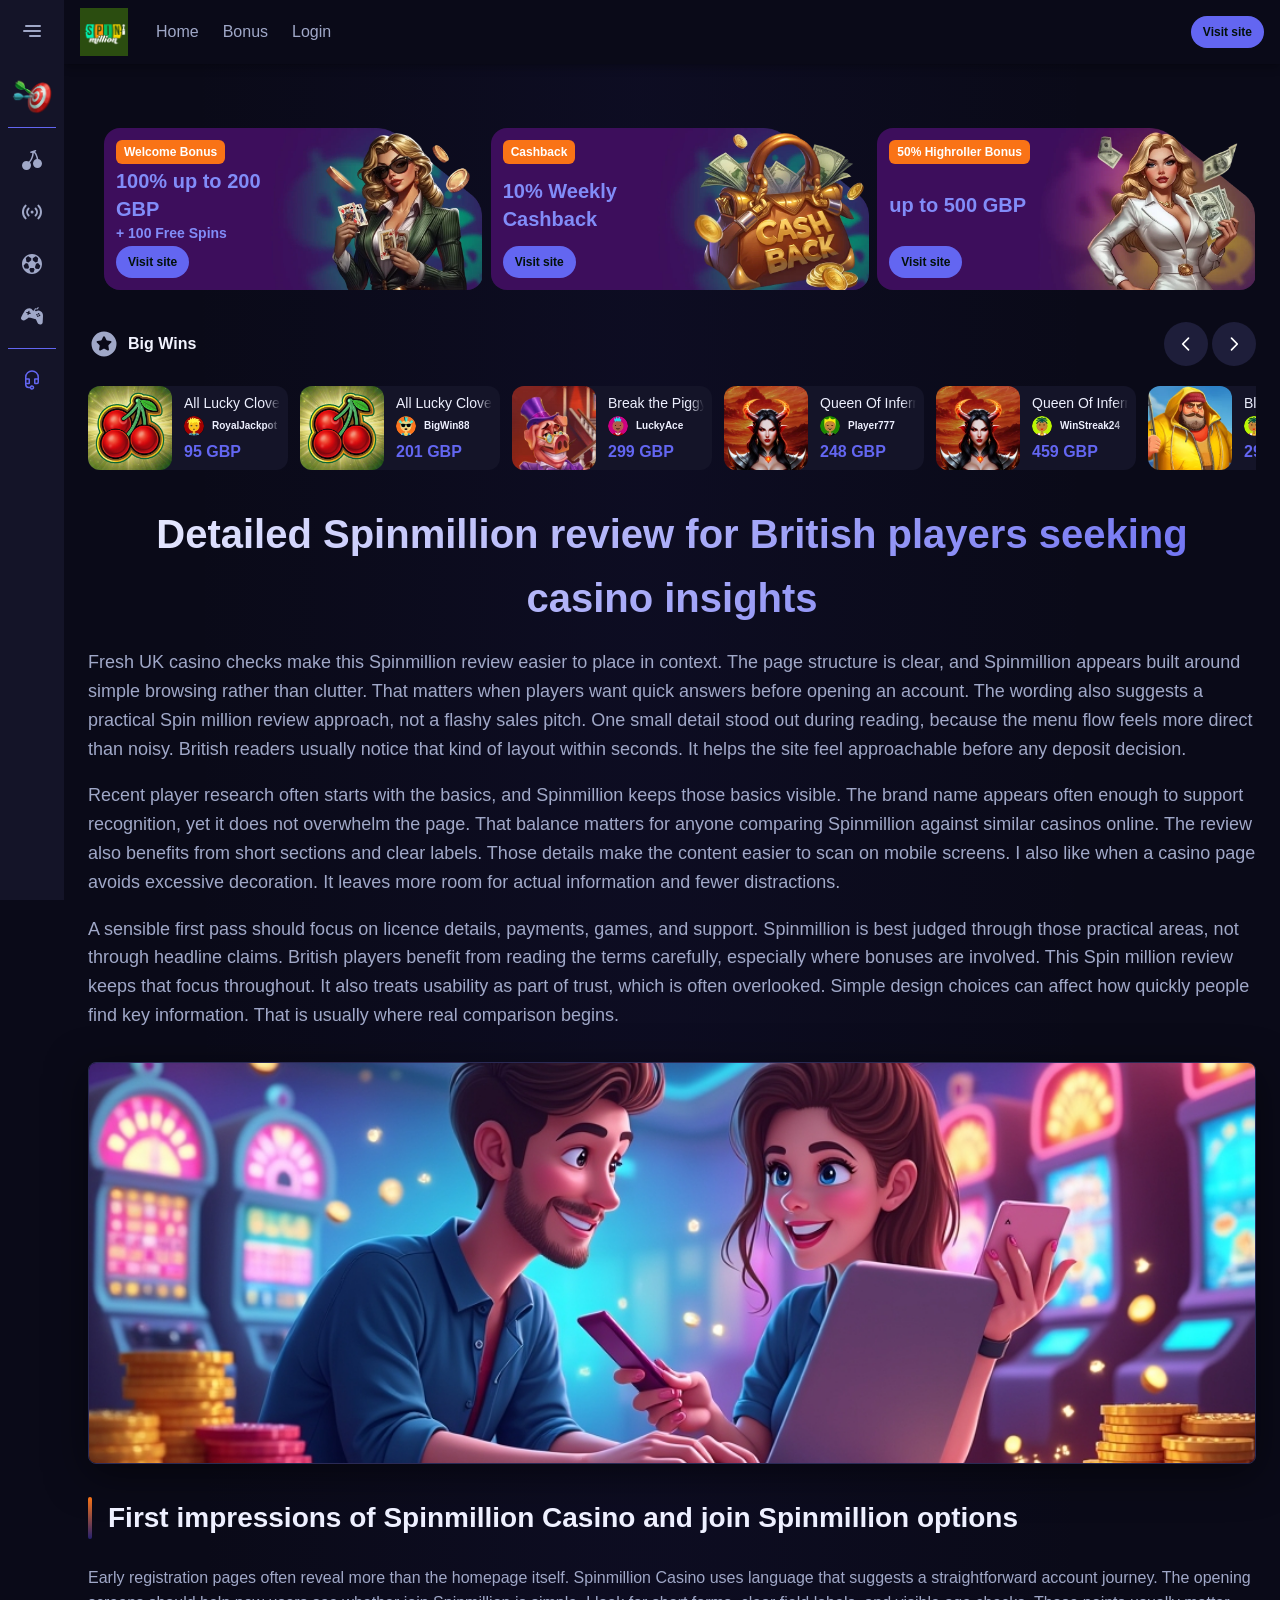
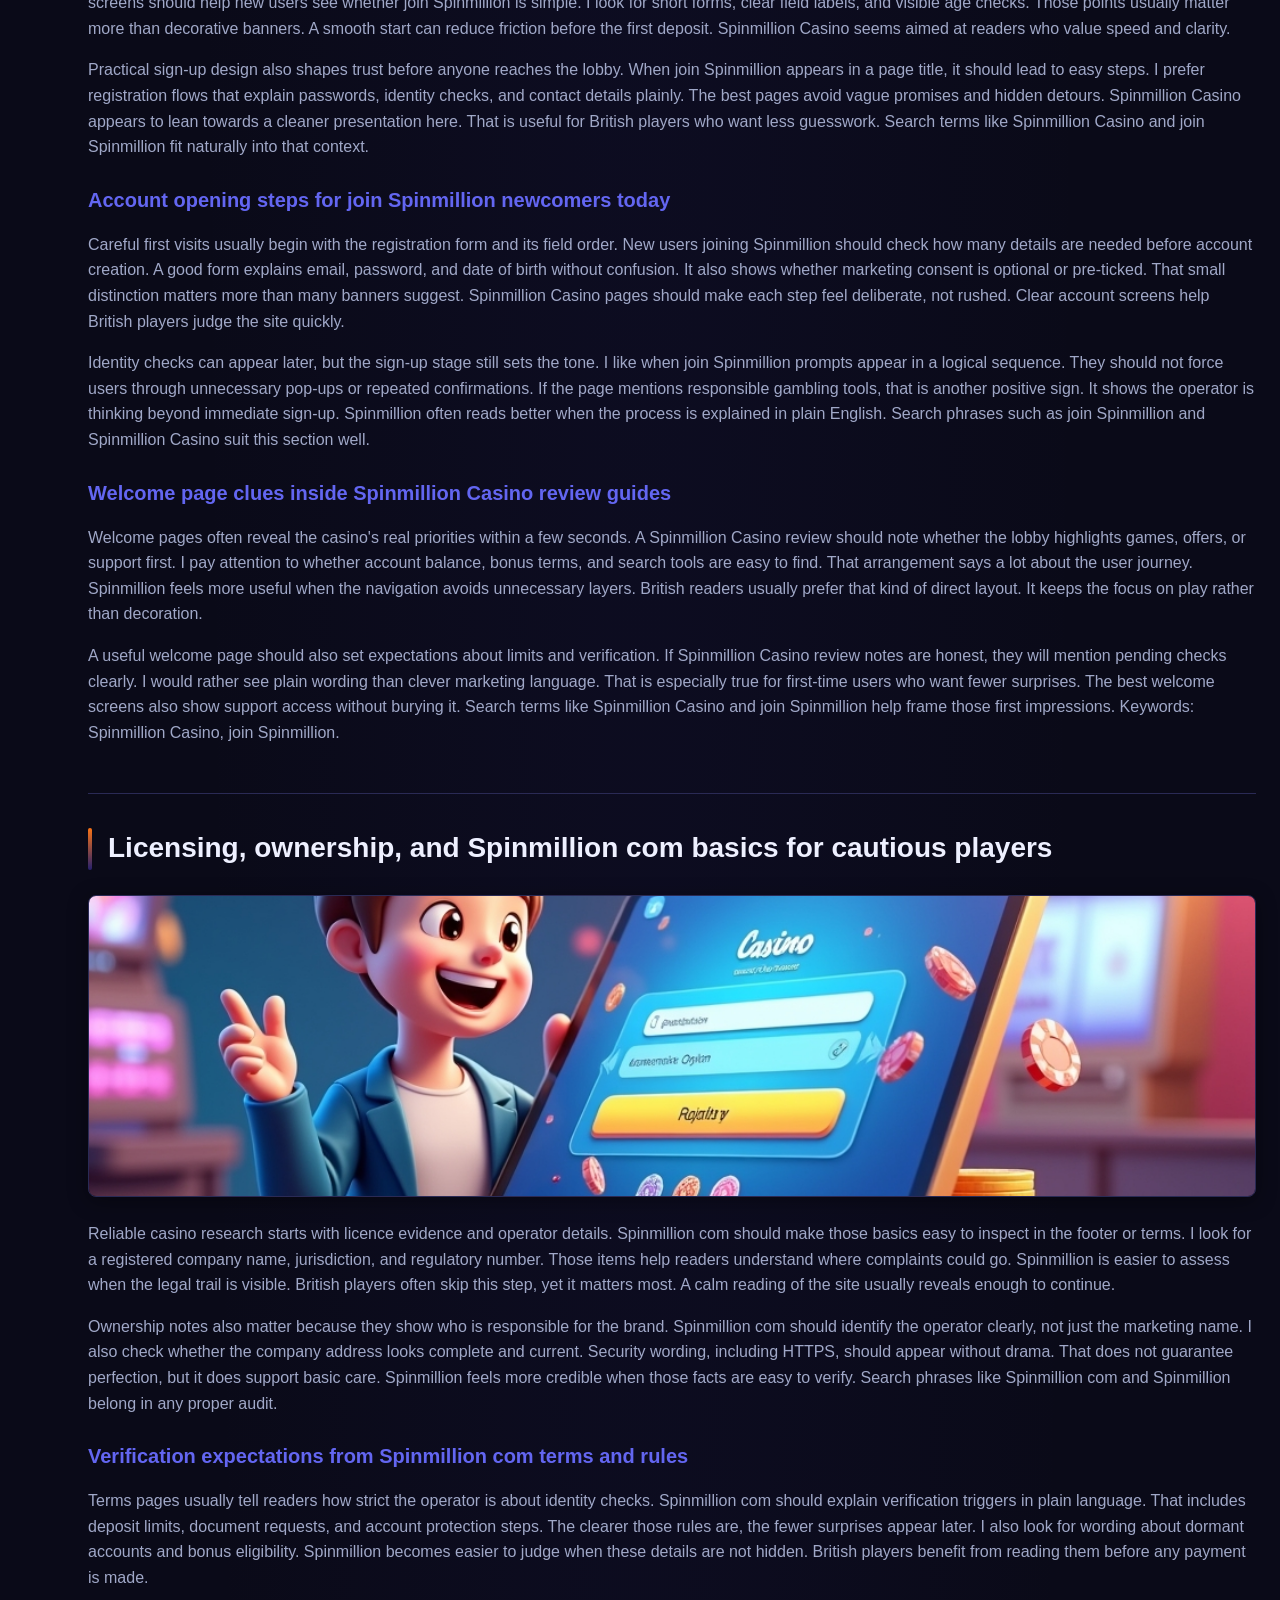
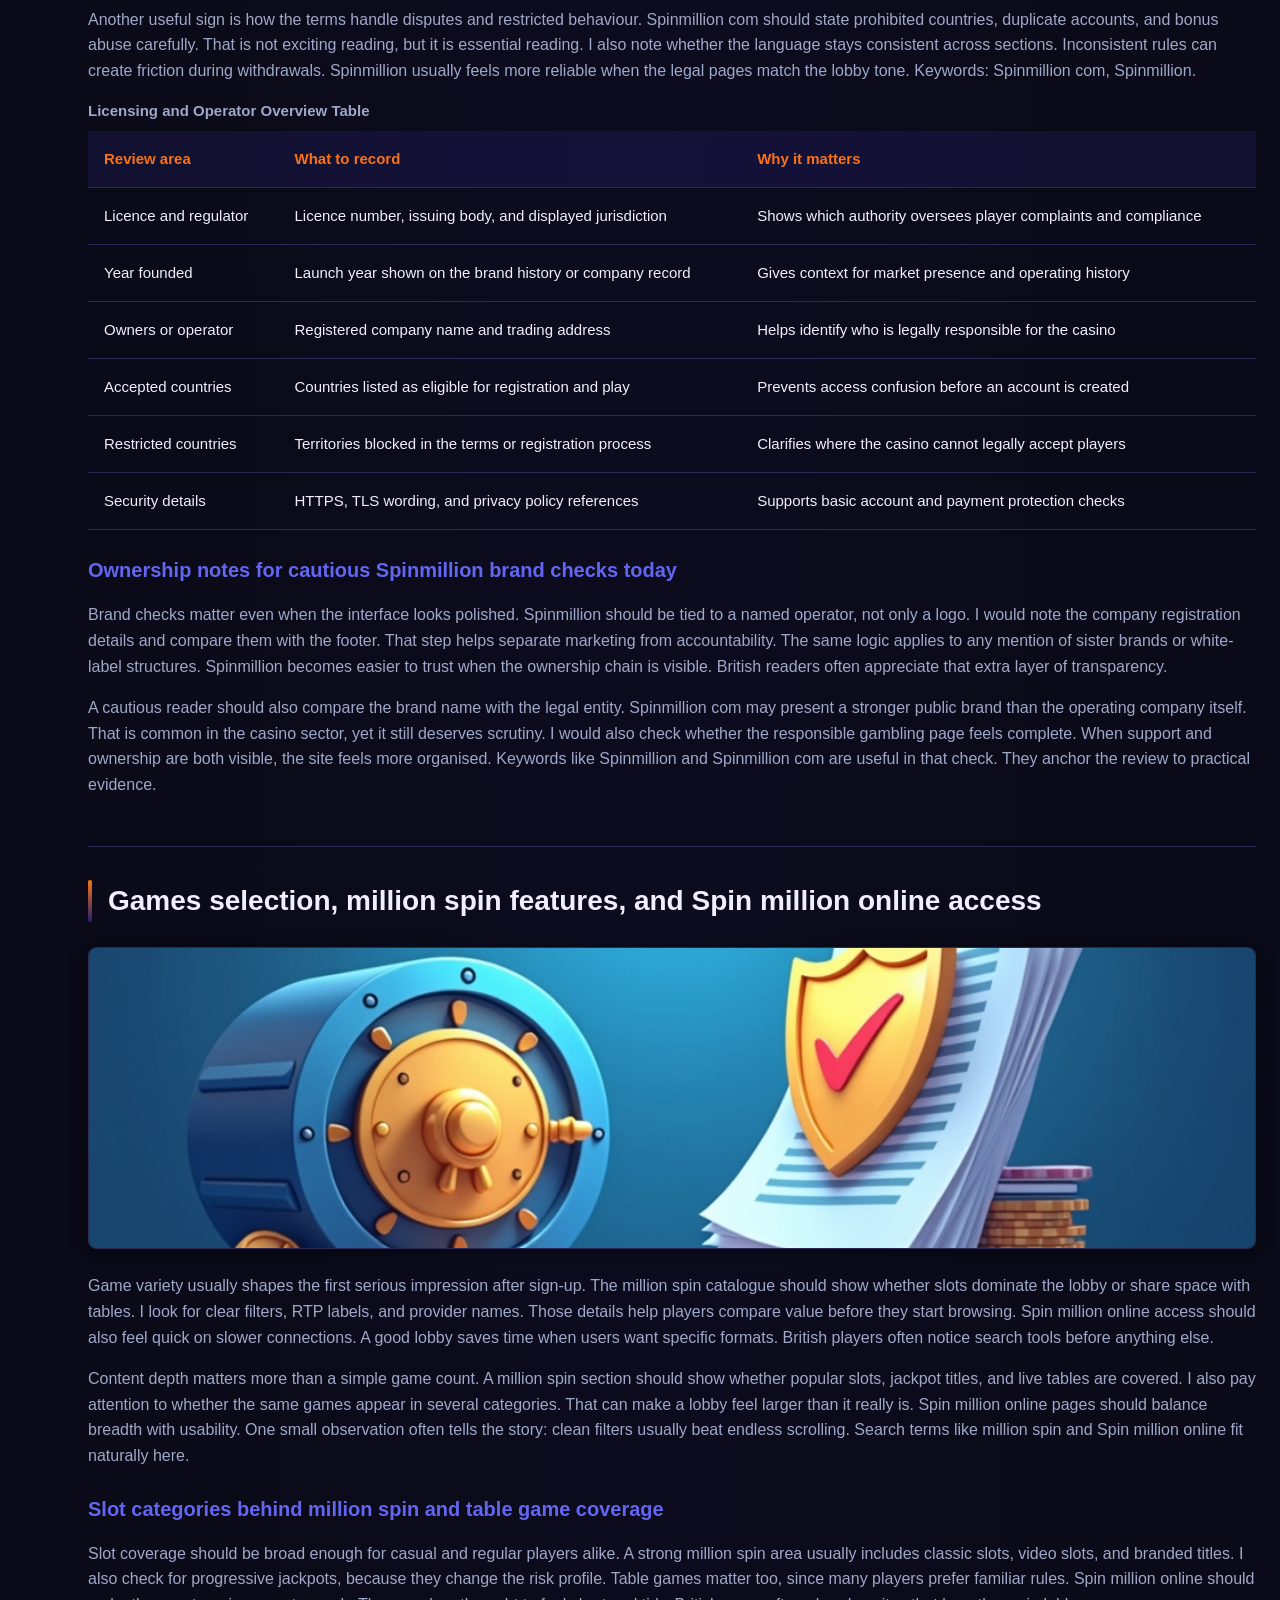
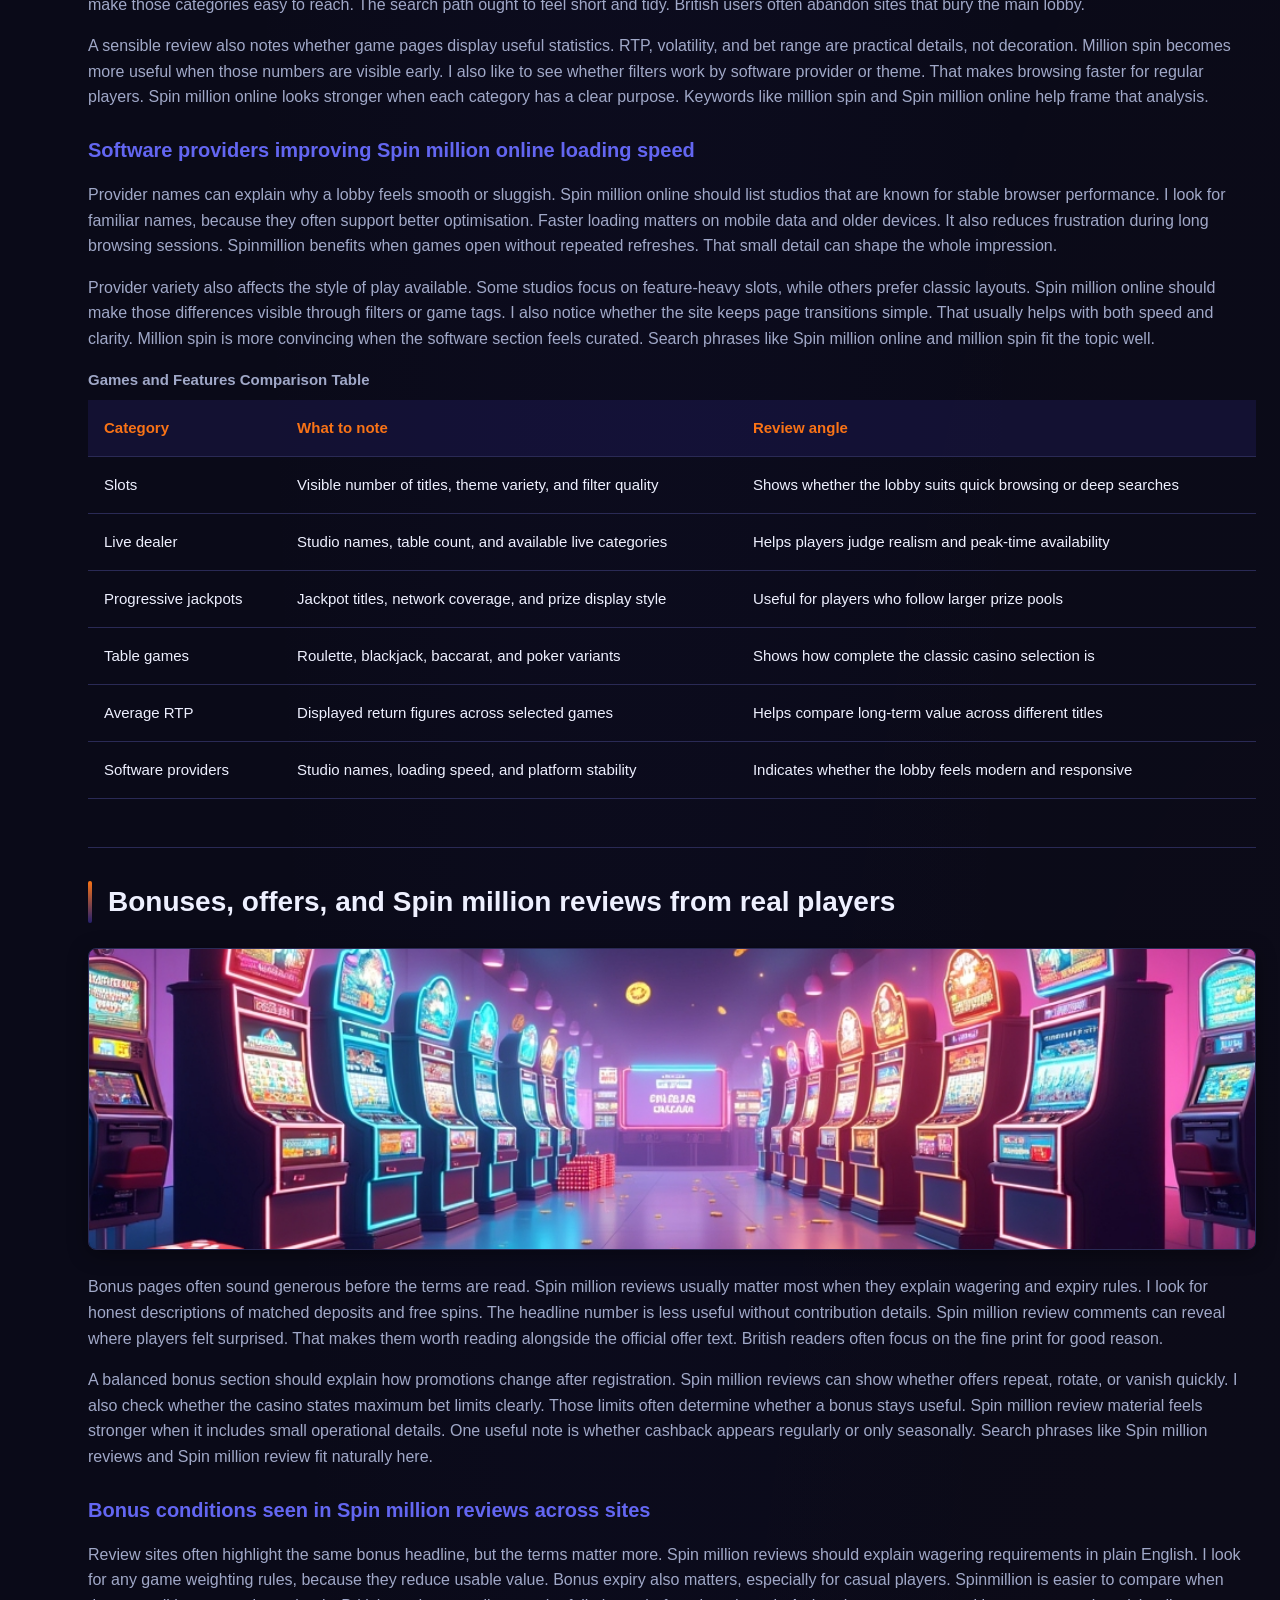
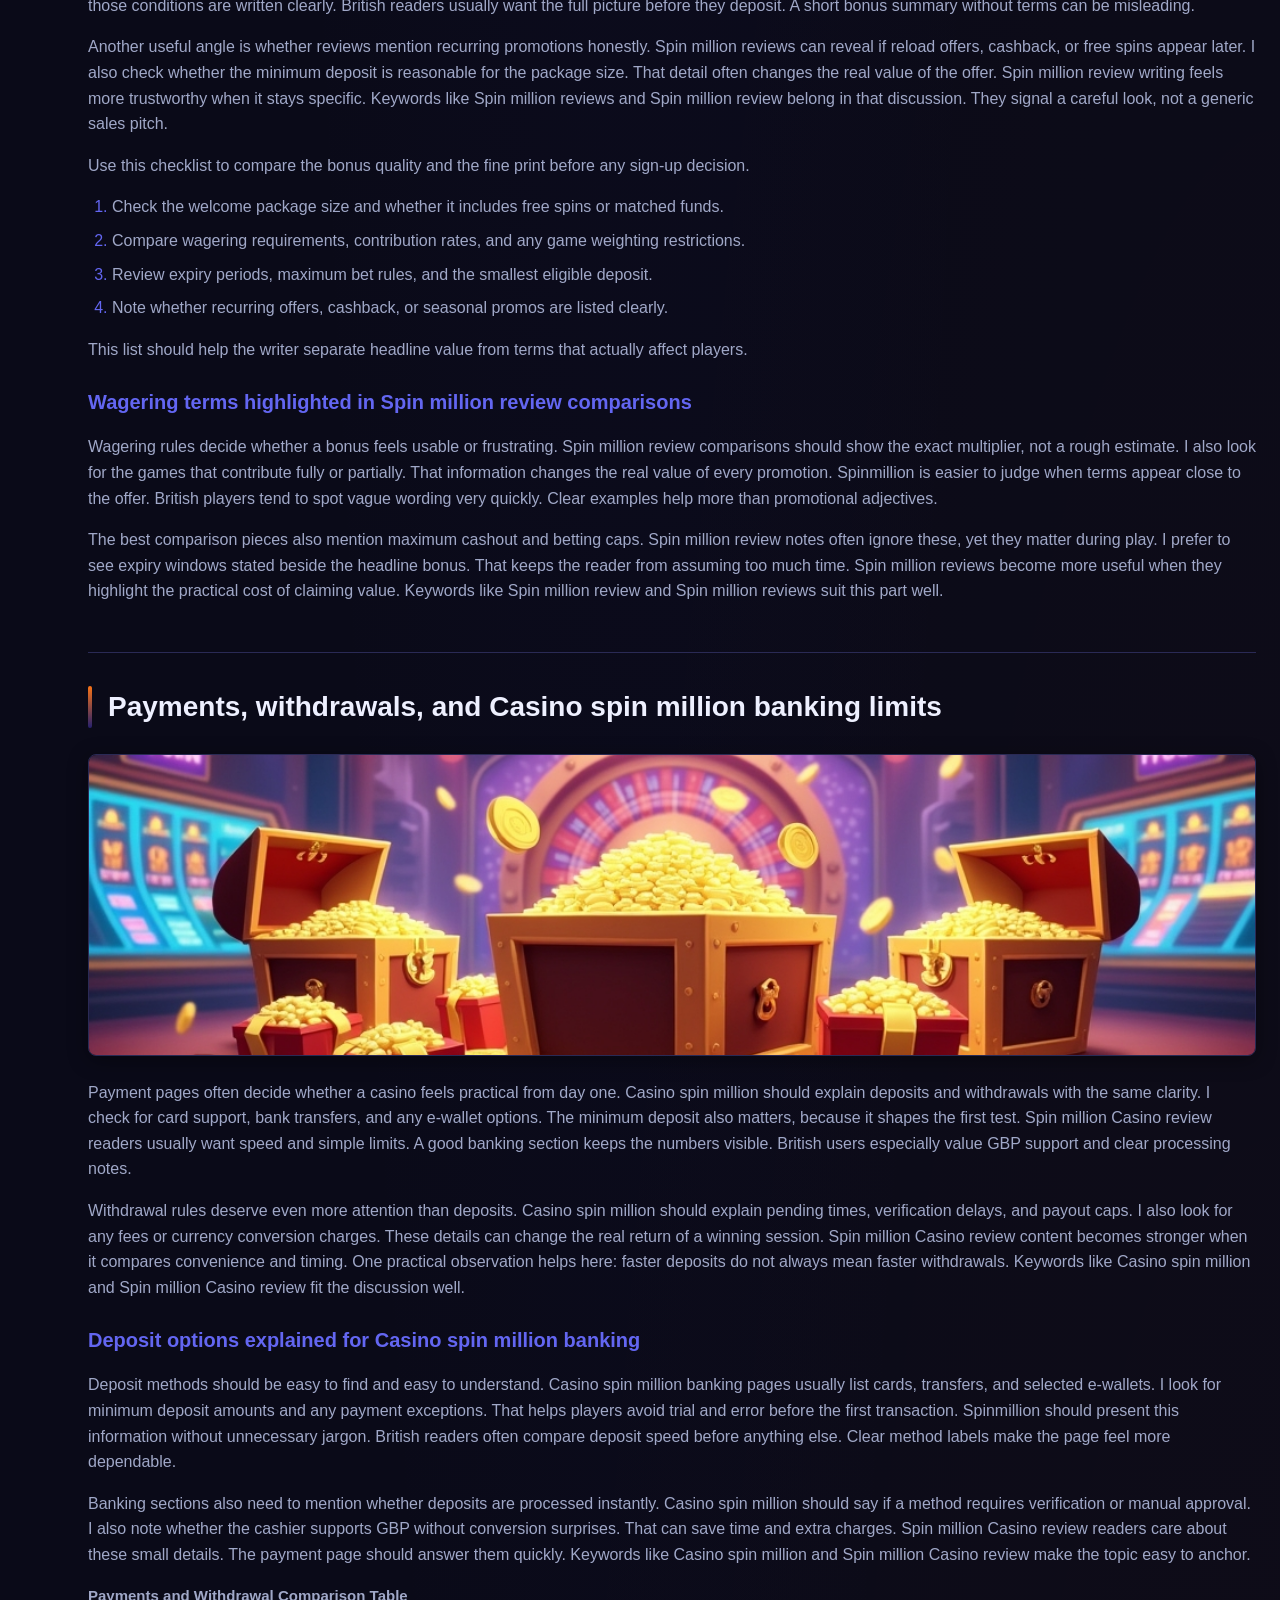
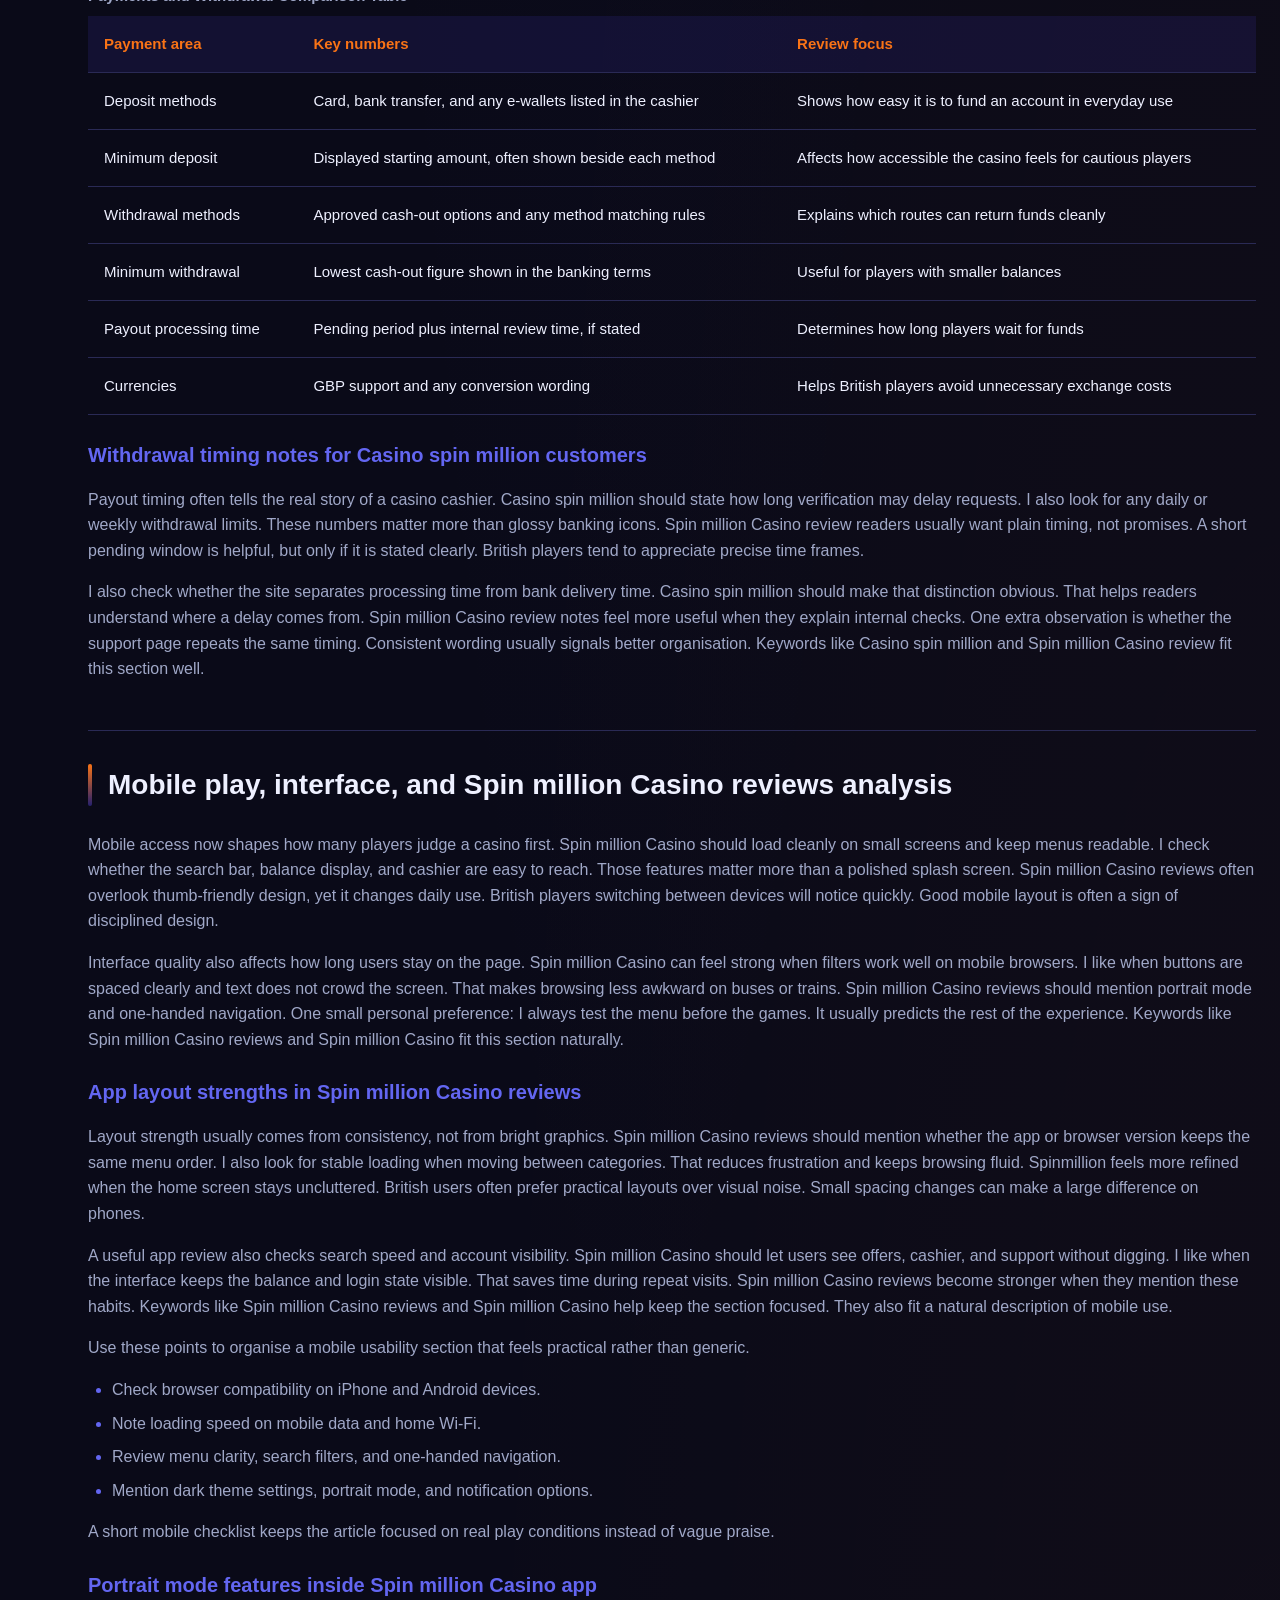
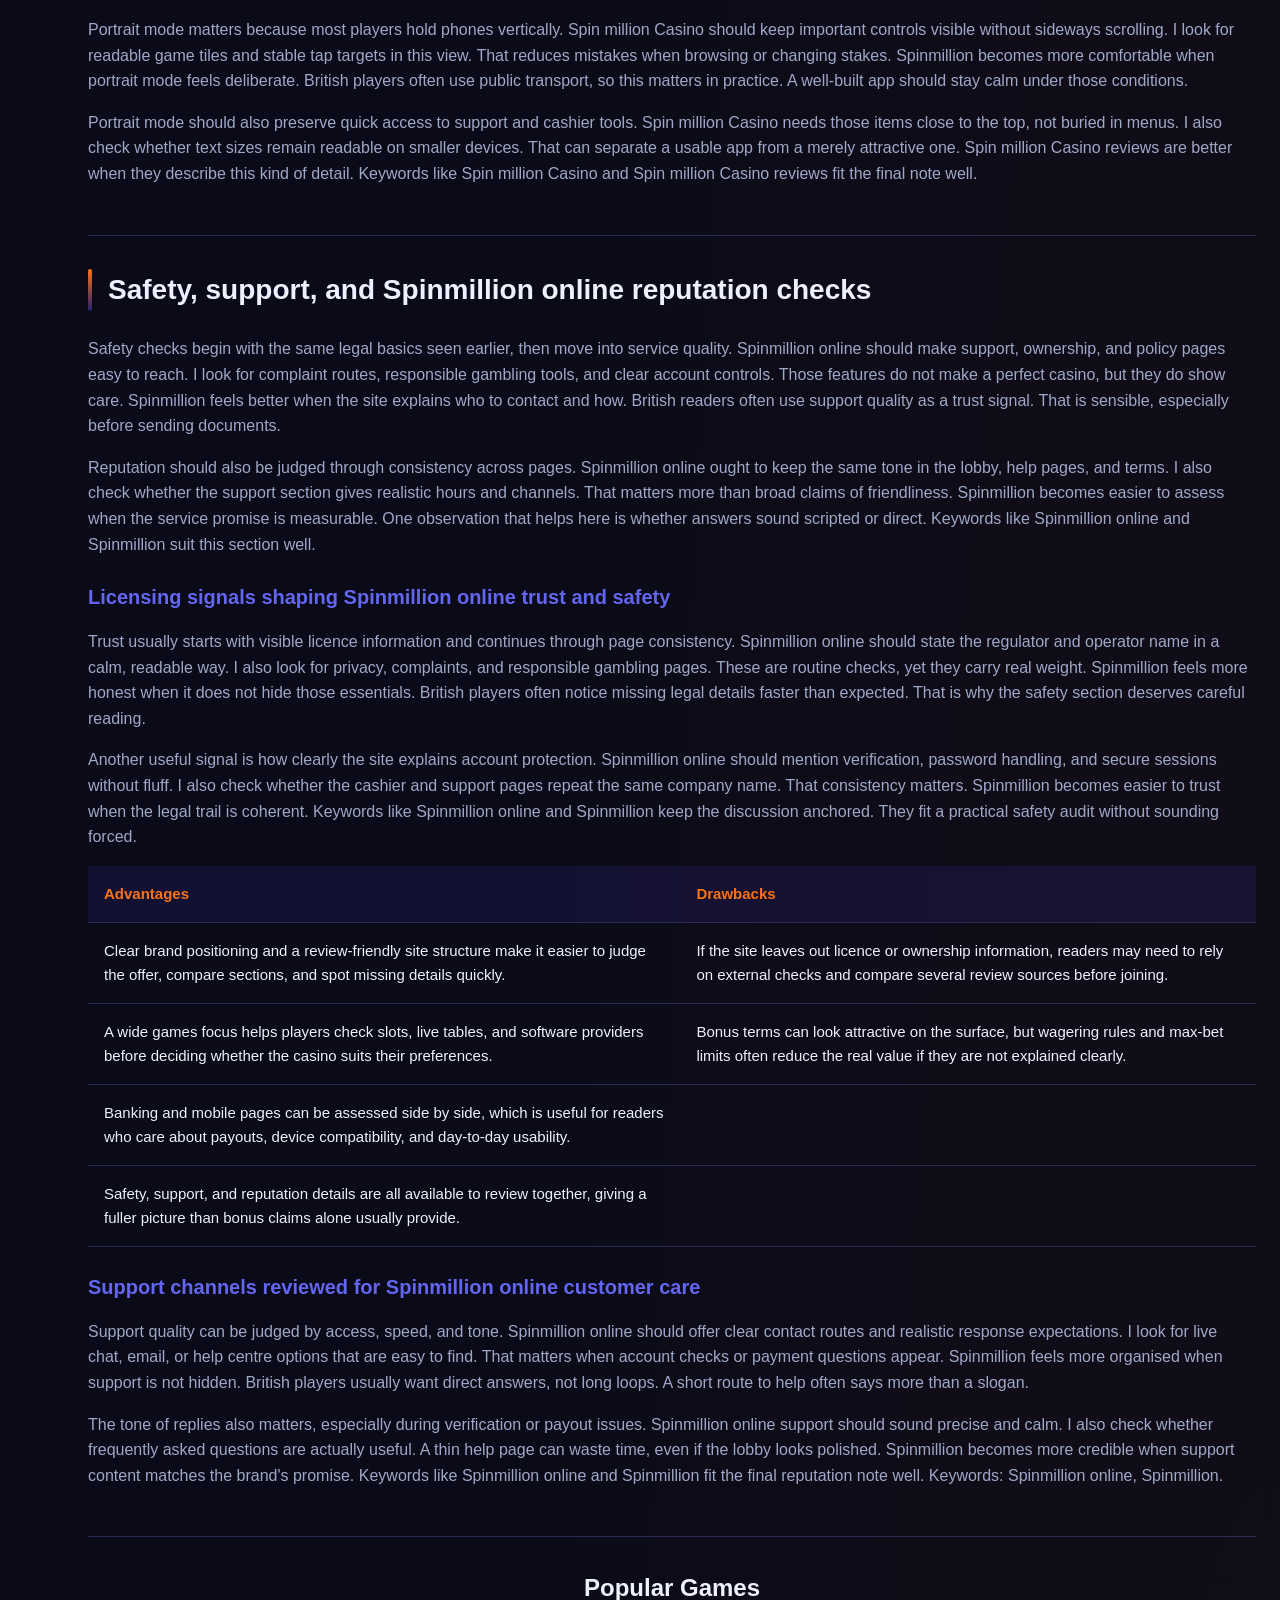
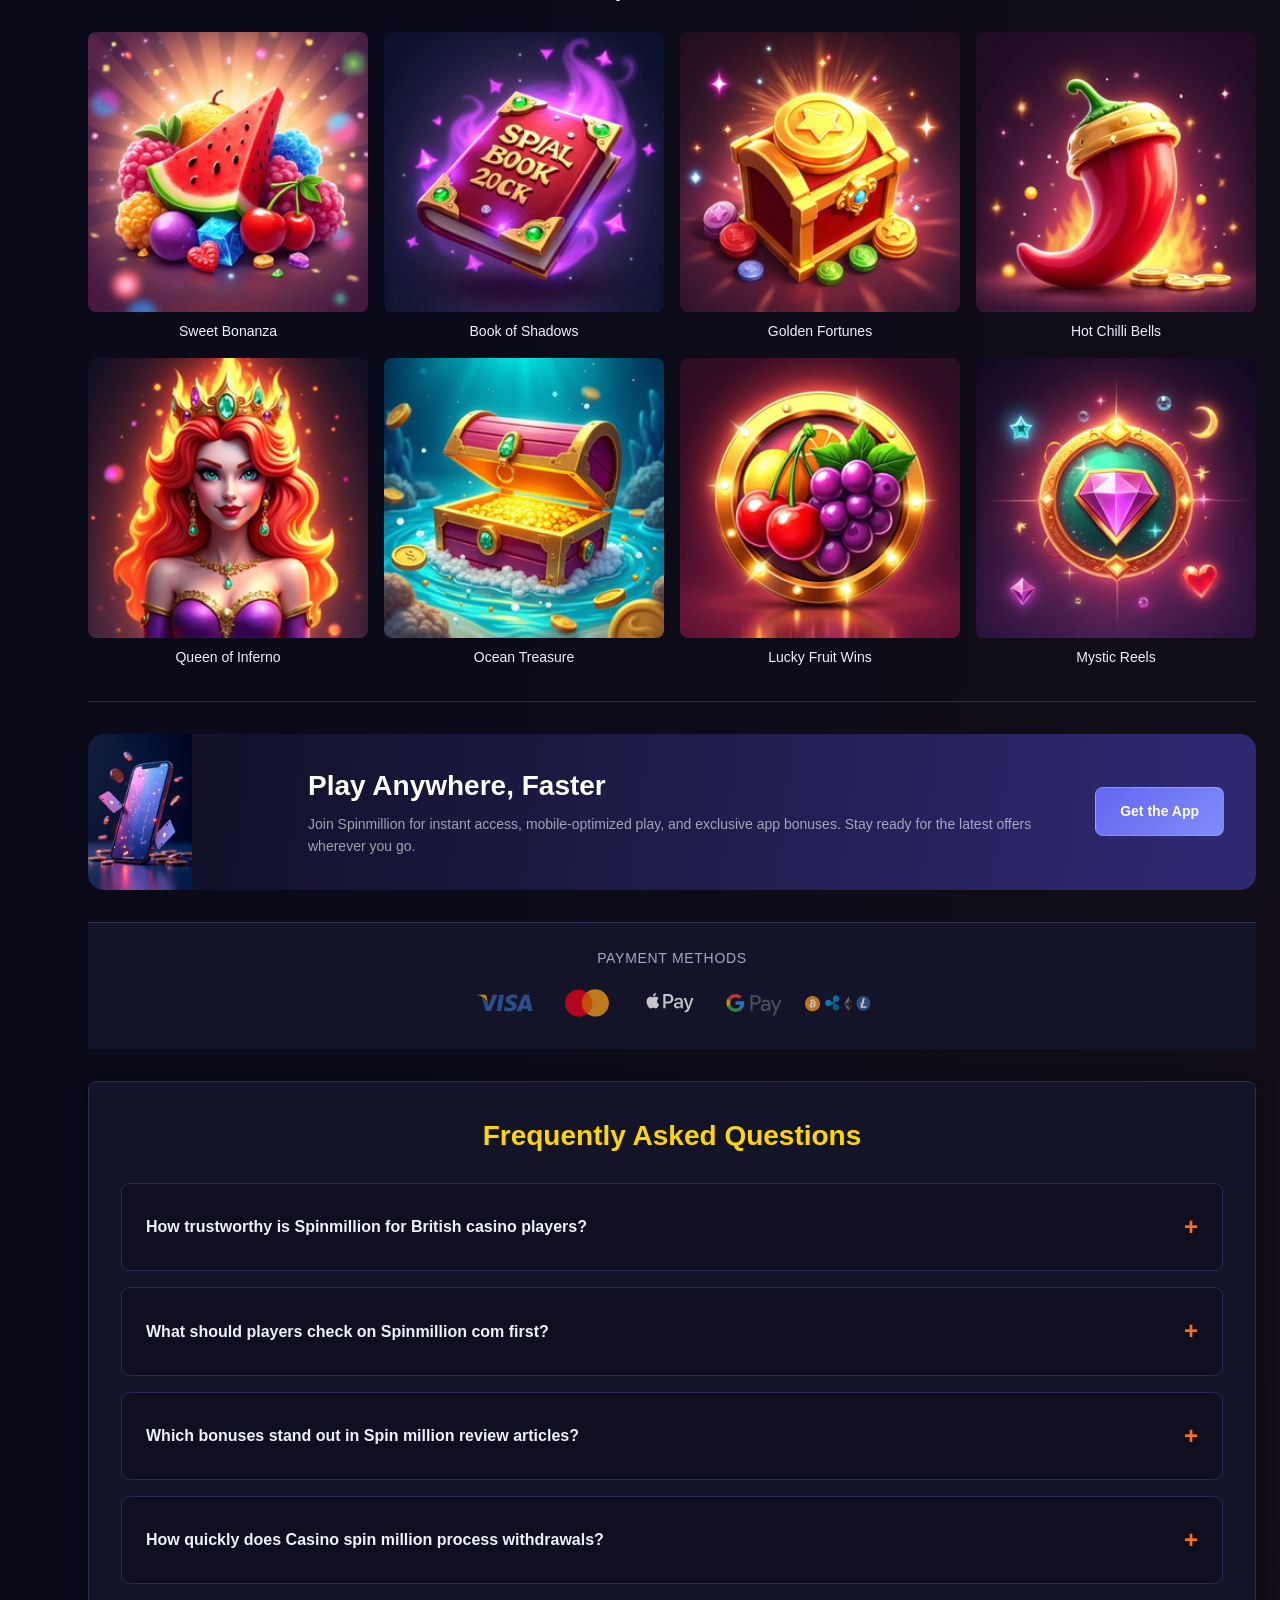
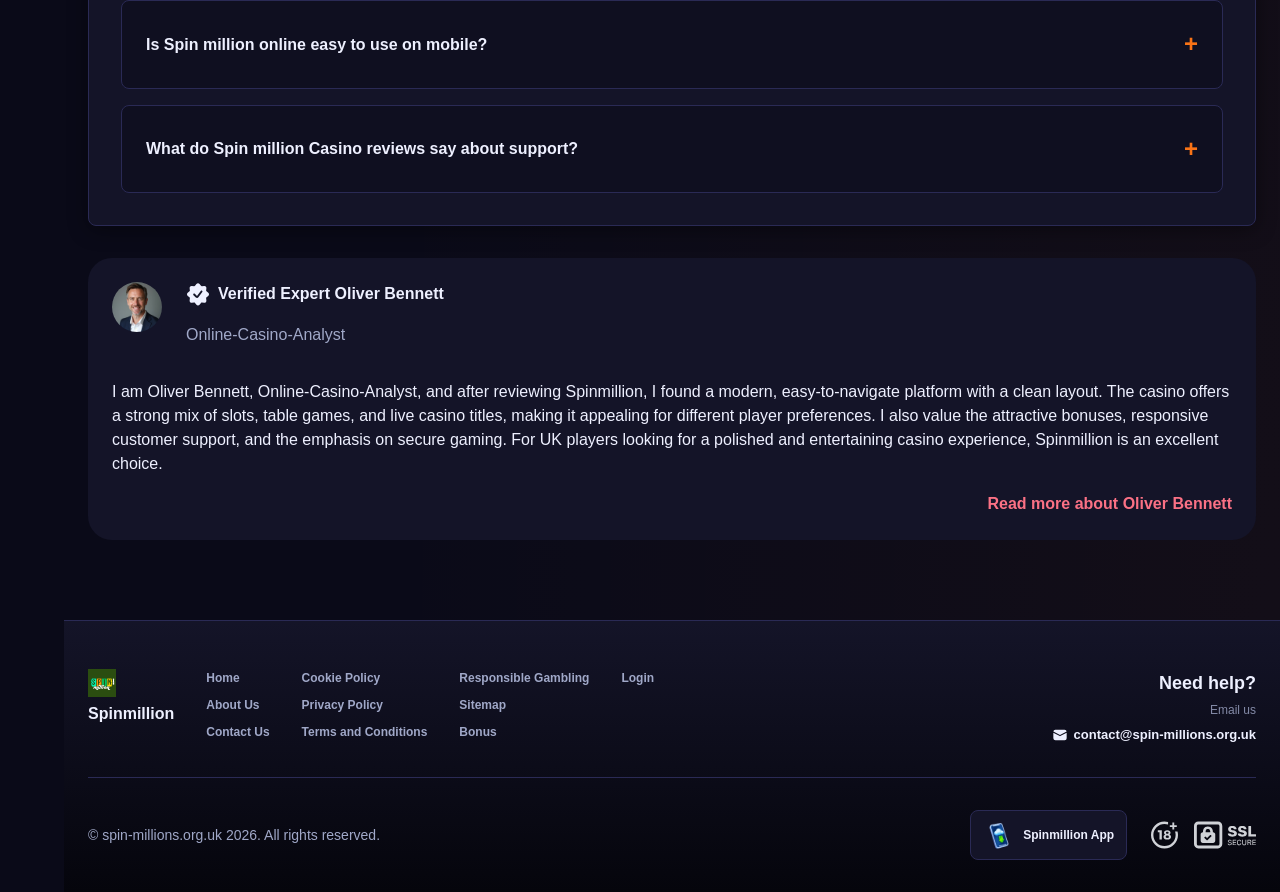
<file: index.html>
<!DOCTYPE html>
<html lang="en">
<head>
    <meta charset="UTF-8">
    <meta name="viewport" content="width=device-width, initial-scale=1.0">
    <meta http-equiv="X-UA-Compatible" content="IE=edge">
    <meta name="robots" content="index, follow">
    <meta name="revisit-after" content="7 days">
    <title>Spinmillion - Play Online Casino Games in Safety</title>
    <meta name="title" content="Spinmillion - Play Online Casino Games in Safety">
    <meta name="description" content="Spin million 🎰 helps British players assess safety and value, with Spin million Casino reviews guiding smarter choices and a quick visit now for clarity.">
    <meta name="keywords" content="join Spinmillion, Spin million Casino reviews, Spinmillion, Spinmillion com, Spinmillion online, Spin million review, million spin, Spin million online, Spin million Casino, Spin million, Spinmillion Casino, Casino spin million">

    <link rel="canonical" href="https://aog-couriers.co.uk/spin-million/">

    <link rel="icon" type="image/png" sizes="32x32" href="/favicon-32x32.png">

    <meta property="og:title" content="Spinmillion - Play Online Casino Games in Safety">
    <meta property="og:description" content="Spin million 🎰 helps British players assess safety and value, with Spin million Casino reviews guiding smarter choices and a quick visit now for clarity.">
    <meta property="og:type" content="website">
    <meta property="og:url" content="https://aog-couriers.co.uk/">
    <meta property="og:site_name" content="Spinmillion">
    <meta property="og:locale" content="en">
    <meta property="og:image" content="https://aog-couriers.co.uk/images/logo.png">

    <meta name="twitter:card" content="summary">
    <meta name="twitter:title" content="Spinmillion - Play Online Casino Games in Safety">
    <meta name="twitter:description" content="Spin million 🎰 helps British players assess safety and value, with Spin million Casino reviews guiding smarter choices and a quick visit now for clarity.">
    <meta name="twitter:url" content="https://aog-couriers.co.uk/">
    <meta name="twitter:image" content="https://aog-couriers.co.uk/images/logo.png">

    <link rel="stylesheet" href="/css/style.css">

    <link rel="stylesheet" href="/css/layout.css">

<link rel="alternate" hreflang="x-default" href="https://aog-couriers.co.uk/">
<link rel="alternate" hreflang="spin-million" href="https://aog-couriers.co.uk/spin-million/">
</head>
<body>
    <div class="nav-sidebar-6708c0f2 isFull" id="navSidebar">
        <div class="nav-sidebar-content-6708c0f2">
            <div class="nav-sidebar-wrapped-6708c0f2">
                <div class="nav-sidebar-header-6708c0f2">
                    <button class="nav-sidebar-header-toggle-6708c0f2" aria-label="Toggle menu">
                        <span class="nav-sidebar-header-wrap-6708c0f2">
                            <svg class="m-icon-6708c0f2">
                                <use xlink:href="/assets/icons/sidebar/sprites.svg#hamburger-r"/>
                            </svg>
                        </span>
                    </button>
                </div>
                <div class="nav-sidebar-wrapped-content-6708c0f2 hideScrollbar-6708c0f2">
                    <div class="divider-bottom-6708c0f2">
                        <div class="nav-card nav-sidebar-card--wrapped-6708c0f2">


                            <a href="/go" class="nav-card__button-6708c0f2"
                               title="Activity Hub" rel="noindex nofollow">
                                <img src="/assets/icons/sidebar/missions.webp"
                                     alt="Activity Hub Spin million Casino reviews"
                                     title="Activity Hub Spin million Casino reviews"
                                     class="nav-card__img-6708c0f2">
                            </a>
                        </div>
                    </div>

                        <div class="nav-sidebar-wrapped-item-6708c0f2">
                            <a href="/go" title="Casino"
                               class="nav-sidebar-icon-6708c0f2" rel="noindex nofollow">
                                <svg class="m-icon-6708c0f2">
                                    <use xlink:href="/assets/icons/sidebar/sprites.svg#all-games"/>
                                </svg>
                            </a>
                        </div>
                        <div class="nav-sidebar-wrapped-item-6708c0f2">
                            <a href="/go" title="Live Casino"
                               class="nav-sidebar-icon-6708c0f2" rel="noindex nofollow">
                                <svg class="m-icon-6708c0f2">
                                    <use xlink:href="/assets/icons/sidebar/sprites.svg#live"/>
                                </svg>
                            </a>
                        </div>
                        <div class="nav-sidebar-wrapped-item-6708c0f2">
                            <a href="/go" title="Sports"
                               class="nav-sidebar-icon-6708c0f2" rel="noindex nofollow">
                                <svg class="m-icon-6708c0f2">
                                    <use xlink:href="/assets/icons/sidebar/sprites.svg#sport-soccer"/>
                                </svg>
                            </a>
                        </div>
                        <div class="nav-sidebar-wrapped-item-6708c0f2">
                            <a href="/go" title="Esports"
                               class="nav-sidebar-icon-6708c0f2" rel="noindex nofollow">
                                <svg class="m-icon-6708c0f2">
                                    <use xlink:href="/assets/icons/sidebar/sprites.svg#target-gamepad"/>
                                </svg>
                            </a>
                        </div>

                    <div class="divider-top-6708c0f2">
                        <a href="/go" title="Support"
                           class="nav-sidebar-support-wrapped-6708c0f2 nav-sidebar-icon-6708c0f2" rel="noindex nofollow">
                            <svg class="m-icon-6708c0f2">
                                <use xlink:href="/assets/icons/sidebar/sprites.svg#support"/>
                            </svg>
                        </a>
                    </div>
                </div>
            </div>
        </div>
    </div>

    <div class="nav-sidebar-expanded-6708c0f2" id="navSidebarExpanded">
        <div class="nav-sidebar-header-6708c0f2">
            <button class="nav-sidebar-header-toggle-6708c0f2" aria-label="Close menu">
                <span class="nav-sidebar-header-wrap-6708c0f2">
                    <svg class="m-icon-6708c0f2">
                        <use xlink:href="/assets/icons/sidebar/sprites.svg#cross"/>
                    </svg>
                </span>
            </button>
                <a href="/" class="nav-logo-6708c0f2 nav-sidebar-header-logo-6708c0f2" title="Spinmillion">
                    <img src="/images/logo.png" alt="Spinmillion" title="Spinmillion">
                </a>
        </div>
        <div class="nav-sidebar-expanded-content-6708c0f2">
            <div class="nav-sidebar-expanded-scrollY-6708c0f2 hideScrollbar-6708c0f2 nav-sidebar-expanded--gap-6708c0f2">
                <div class="nav-sidebar-expanded-cards-6708c0f2">


                        <div class="nav-card nav-sidebar-card-6708c0f2">
                            <a href="/go" class="nav-card__button-6708c0f2"
                               title="Bonus Hub" rel="noindex nofollow">
                                <img src="/assets/icons/sidebar/bonus.webp" alt="Bonus Hub million spin"
                                     title="Bonus Hub million spin" class="nav-card__img-6708c0f2">
                                <span class="nav-card__title-6708c0f2">Bonus Hub</span>
                            </a>
                        </div>


                        <div class="nav-card nav-sidebar-card-6708c0f2">
                            <a href="/go" class="nav-card__button-6708c0f2"
                               title="Activity Hub" rel="noindex nofollow">
                                <img src="/assets/icons/sidebar/missions.webp" alt="Activity Hub Spin million Casino reviews"
                                     title="Activity Hub Spin million Casino reviews" class="nav-card__img-6708c0f2">
                                <span class="nav-card__title-6708c0f2">Activity Hub</span>
                            </a>
                        </div>

                    <div class="nav-sidebar-cards-grid-6708c0f2">


                            <div class="nav-card nav-sidebar-card-6708c0f2">
                                <a href="/go" class="nav-card__button-6708c0f2"
                                   title="Wheel" rel="noindex nofollow">
                                    <img src="/assets/icons/sidebar/wheel.gif" alt="Wheel Spinmillion online"
                                         title="Wheel Spinmillion online" class="nav-card__img-6708c0f2">
                                    <span class="nav-card__title-6708c0f2">Wheel</span>
                                </a>
                            </div>


                            <div class="nav-card nav-sidebar-card-6708c0f2">
                                <a href="/go" class="nav-card__button-6708c0f2"
                                   title="Loyalty" rel="noindex nofollow">
                                    <img src="/assets/icons/sidebar/loyalty.webp" alt="Loyalty Spin million review"
                                         title="Loyalty Spin million review" class="nav-card__img-6708c0f2">
                                    <span class="nav-card__title-6708c0f2">Loyalty</span>
                                </a>
                            </div>


                            <div class="nav-card nav-sidebar-card-6708c0f2">
                                <a href="/go" class="nav-card__button-6708c0f2"
                                   title="Cashback" rel="noindex nofollow">
                                    <img src="/assets/icons/sidebar/cashback.webp" alt="Cashback Spin million Casino reviews"
                                         title="Cashback Spin million Casino reviews" class="nav-card__img-6708c0f2">
                                    <span class="nav-card__title-6708c0f2">Cashback</span>
                                </a>
                            </div>


                            <div class="nav-card nav-sidebar-card-6708c0f2">
                                <a href="/go" class="nav-card__button-6708c0f2"
                                   title="VIP Club" rel="noindex nofollow">
                                    <img src="/assets/icons/sidebar/vipclub.webp" alt="VIP Club join Spinmillion"
                                         title="VIP Club join Spinmillion" class="nav-card__img-6708c0f2">
                                    <span class="nav-card__title-6708c0f2">VIP Club</span>
                                </a>
                            </div>


                            <div class="nav-card nav-sidebar-card-6708c0f2">
                                <a href="/go" class="nav-card__button-6708c0f2"
                                   title="Promotions" rel="noindex nofollow">
                                    <img src="/assets/icons/sidebar/promotions.webp" alt="Promotions Casino spin million"
                                         title="Promotions Casino spin million" class="nav-card__img-6708c0f2">
                                    <span class="nav-card__title-6708c0f2">Promotions</span>
                                </a>
                            </div>
                    </div>
                </div>

                <ul class="nav-sidebar-items-6708c0f2 nav-sidebar-expanded-items-6708c0f2">
                        <li class="nav-sidebar-items-item">
                            <a href="/go" class="nav-sidebar-items-dropdown"
                               title="Casino" rel="noindex nofollow">
                                <div class="nav-sidebar-items-title-6708c0f2 nav-sidebar-items-title--light-6708c0f2">
                                    <div class="m-icon-container-6708c0f2 nav-sidebar-item-icon-6708c0f2">
                                        <svg class="m-icon-6708c0f2">
                                            <use xlink:href="/assets/icons/sidebar/sprites.svg#all-games"/>
                                        </svg>
                                    </div>
                                    <span>Casino</span>
                                </div>
                            </a>
                        </li>
                        <li class="nav-sidebar-items-item">
                            <a href="/go" class="nav-sidebar-items-dropdown"
                               title="Live Casino" rel="noindex nofollow">
                                <div class="nav-sidebar-items-title-6708c0f2 nav-sidebar-items-title--light-6708c0f2">
                                    <div class="m-icon-container-6708c0f2 nav-sidebar-item-icon-6708c0f2">
                                        <svg class="m-icon-6708c0f2">
                                            <use xlink:href="/assets/icons/sidebar/sprites.svg#live"/>
                                        </svg>
                                    </div>
                                    <span>Live Casino</span>
                                </div>
                            </a>
                        </li>
                        <li class="nav-sidebar-items-item">
                            <a href="/go" class="nav-sidebar-items-dropdown"
                               title="Sports" rel="noindex nofollow">
                                <div class="nav-sidebar-items-title-6708c0f2 nav-sidebar-items-title--light-6708c0f2">
                                    <div class="m-icon-container-6708c0f2 nav-sidebar-item-icon-6708c0f2">
                                        <svg class="m-icon-6708c0f2">
                                            <use xlink:href="/assets/icons/sidebar/sprites.svg#sport-soccer"/>
                                        </svg>
                                    </div>
                                    <span>Sports</span>
                                </div>
                            </a>
                        </li>
                        <li class="nav-sidebar-items-item">
                            <a href="/go" class="nav-sidebar-items-dropdown"
                               title="Esports" rel="noindex nofollow">
                                <div class="nav-sidebar-items-title-6708c0f2 nav-sidebar-items-title--light-6708c0f2">
                                    <div class="m-icon-container-6708c0f2 nav-sidebar-item-icon-6708c0f2">
                                        <svg class="m-icon-6708c0f2">
                                            <use xlink:href="/assets/icons/sidebar/sprites.svg#target-gamepad"/>
                                        </svg>
                                    </div>
                                    <span>Esports</span>
                                </div>
                            </a>
                        </li>
                </ul>

                <ul class="nav-sidebar-items-6708c0f2 nav-sidebar-expanded-items-6708c0f2 flex-1-6708c0f2"></ul>

                <div class="nav-sidebar-expanded-support-6708c0f2">
                    <div class="nav-sidebar-expanded-support-help-6708c0f2">
                        <a href="/go" title="Support"
                           class="m-button-6708c0f2 m-button--success-6708c0f2 m-button--m-6708c0f2 nav-sidebar-support-6708c0f2"
                           rel="noindex nofollow">
                            <div class="m-button-content-6708c0f2">
                                <svg class="m-icon-6708c0f2">
                                    <use xlink:href="/assets/icons/sidebar/sprites.svg#support"/>
                                </svg>
                                Support
                            </div>
                        </a>
                    </div>
                </div>

                <div class="nav-sidebar-expanded-app-links-6708c0f2">
                    <a href="/go" class="footer-app-button-6708c0f2"
                       title="Spinmillion App" rel="noindex nofollow">
                        <img class="footer-app-button-image-6708c0f2"
                             alt="Spinmillion App"
                             title="Spinmillion App"
                             src="/assets/icons/mobile/app-button-icon.webp">
                        <div class="footer-app-button-text-6708c0f2">
                            <p class="m-text-6708c0f2 m-fs12-6708c0f2 m-fw700-6708c0f2 m-lh160-6708c0f2 footer-app-button-title-6708c0f2">Spinmillion App</p>
                            <p class="m-text-6708c0f2 m-fs10-6708c0f2 m-fw500-6708c0f2 m-lh160-6708c0f2 footer-app-button-description-6708c0f2"
                               style="color: #ffffff;">Install our app</p>
                        </div>
                    </a>
                </div>
            </div>
        </div>
    </div>

    <div class="bottom-overlays-6708c0f2">
        <div class="bottom-action-buttons-6708c0f2 bottom-overlays__action-buttons-6708c0f2">
            <div class="bottom-communication-button-6708c0f2">
                <button class="m-button-6708c0f2 m-gradient-border m-button--secondary-6708c0f2 m-button--m-6708c0f2 scroll-top-btn-6708c0f2"
                        aria-label="Scroll to top" title="Scroll to top">
                    <div class="m-icon-container-6708c0f2">
                        <span class="scroll-top-arrow-6708c0f2">&uarr;</span>
                    </div>
                </button>
            </div>
        </div>

        <nav class="mobile-nav-6708c0f2" aria-label="Mobile navigation">
            <div class="mobile-nav-wrap-6708c0f2">
                <a href="/go" title="Casino"
                   rel="noindex nofollow" target="_blank">
                    <div class="mobile-nav-item-6708c0f2">
                        <div class="mobile-nav-item__icon-wrap-6708c0f2">
                            <svg class="m-icon-6708c0f2 m-icon-loadable mobile-nav-item__icon-6708c0f2">
                                <use xlink:href="/assets/icons/sidebar/sprites.svg#all-games"/>
                            </svg>
                        </div>
                        <p class="m-text-6708c0f2 m-fs10-6708c0f2 m-fw600-6708c0f2 m-lh160-6708c0f2 m-text-center-6708c0f2 mobile-nav-item__text-6708c0f2">Casino</p>
                    </div>
                </a>

                <a href="/go" title="Sports"
                   rel="noindex nofollow" target="_blank">
                    <div class="mobile-nav-item-6708c0f2">
                        <div class="mobile-nav-item__icon-wrap-6708c0f2">
                            <svg class="m-icon-6708c0f2 m-icon-loadable mobile-nav-item__icon-6708c0f2">
                                <use xlink:href="/assets/icons/sidebar/sprites.svg#sport-soccer"/>
                            </svg>
                        </div>
                        <p class="m-text-6708c0f2 m-fs10-6708c0f2 m-fw600-6708c0f2 m-lh160-6708c0f2 m-text-center-6708c0f2 mobile-nav-item__text-6708c0f2">Sports</p>
                    </div>
                </a>

                <div class="mobile-nav-item-6708c0f2">
                    <a href="/go"
                       class="m-button-6708c0f2 m-gradient-border m-button--primary-6708c0f2 m-button--m-6708c0f2 mobile-nav-item__icon-wrap-6708c0f2"
                       title="Visit site"
                       rel="noindex nofollow" target="_blank">
                        <div class="m-button-content-6708c0f2">
                            <svg class="m-icon-6708c0f2 m-icon-loadable mobile-nav-item__icon-6708c0f2">
                                <use xlink:href="/assets/icons/sidebar/sprites.svg#person"/>
                            </svg>
                        </div>
                    </a>
                    <p class="m-text-6708c0f2 m-fs10-6708c0f2 m-fw600-6708c0f2 m-lh160-6708c0f2 m-text-center-6708c0f2 mobile-nav-item__text-6708c0f2">Visit site</p>
                </div>

                <a href="/go" title="Bonus Hub"
                   rel="noindex nofollow" target="_blank">
                    <div class="mobile-nav-item-6708c0f2">
                        <div class="mobile-nav-item__icon-wrap-6708c0f2">
                            <svg class="m-icon-6708c0f2 m-icon-loadable mobile-nav-item__icon-6708c0f2">
                                <use xlink:href="/assets/icons/sidebar/sprites.svg#gift"/>
                            </svg>
                        </div>
                        <p class="m-text-6708c0f2 m-fs10-6708c0f2 m-fw600-6708c0f2 m-lh160-6708c0f2 m-text-center-6708c0f2 mobile-nav-item__text-6708c0f2">Bonus Hub</p>
                    </div>
                </a>

                <a href="/go" title="Activity Hub"
                   rel="noindex nofollow" target="_blank">
                    <div class="mobile-nav-item-6708c0f2">
                        <div class="mobile-nav-item__icon-wrap-6708c0f2">
                            <svg class="m-icon-6708c0f2 m-icon-loadable mobile-nav-item__icon-6708c0f2">
                                <use xlink:href="/assets/icons/sidebar/sprites.svg#activities"/>
                            </svg>
                        </div>
                        <p class="m-text-6708c0f2 m-fs10-6708c0f2 m-fw600-6708c0f2 m-lh160-6708c0f2 m-text-center-6708c0f2 mobile-nav-item__text-6708c0f2">Activity Hub</p>
                    </div>
                </a>
            </div>
        </nav>
    </div>


    <div class="site-wrapper-6708c0f2 with-sidebar-6708c0f2">
<nav class="main-nav-6708c0f2">
    <div class="main-nav-content-6708c0f2">
        <div class="main-nav-content-left-6708c0f2">
            <button class="main-nav-content-toggle-6708c0f2 nav-sidebar-header-toggle-6708c0f2" aria-label="Toggle menu" aria-expanded="false">
                <svg class="m-icon-6708c0f2 m-icon-loadable">
                    <use xlink:href="/assets/icons/sidebar/sprites.svg#hamburger"/>
                </svg>
            </button>

            <a href="/" class="nav-logo-6708c0f2 main-nav-logo-6708c0f2" title="Spinmillion">
                <img src="/images/logo.png" alt="Spinmillion" title="Spinmillion">
            </a>
        </div>

        <div class="main-nav-content-center-6708c0f2">
            <a href="/" class="nav-link-6708c0f2" title="Home">Home</a>
            <a href="/bonus/" class="nav-link-6708c0f2" title="Bonus">Bonus</a>
            <a href="/login/" class="nav-link-6708c0f2" title="Login">Login</a>
        </div>

        <div class="main-nav-content-auth-6708c0f2">
            <a class="m-button-6708c0f2 m-gradient-border m-button--primary-6708c0f2 m-button--s-6708c0f2"
               href="/go" title="Visit site"
               rel="noindex nofollow" target="_blank">
                <div class="m-button-content-6708c0f2">Visit site</div>
            </a>
        </div>
    </div>
</nav>
        <main class="main-content-6708c0f2">
<article class="page-content-6708c0f2">
    <div class="container-6708c0f2">


<section class="lobby-banners-6708c0f2">
    <div class="lobby-slider-6708c0f2" style="--max-slide-width:auto;--bp-xxxl-plus:33.3333%;--slides-xxxl-plus:3;--bp-xxxl:33.3333%;--slides-xxxl:3;--bp-xxl:33.3333%;--slides-xxl:3;--bp-xl-2:33.3333%;--slides-xl-2:3;--bp-xl:100%;--slides-xl:1;--bp-l:100%;--slides-l:1;--bp-m:100%;--slides-m:1;--bp-s:100%;--slides-s:1;--bp-xs:100%;--slides-xs:1;--bp-xxs:100%;--slides-xxs:1;">
        <div class="lobby-slider__scroll-wrap-6708c0f2">
            <div class="lobby-slider__scroll-box-6708c0f2">
                <div class="lobby-slider__slide-6708c0f2">
                    <div class="lobby-slider__slide-content-6708c0f2">
                        <div class="lobby-banners__banner">
                            <div class="lobby-banner-6708c0f2">
                                <div class="lobby-banner-picture-6708c0f2 lobby-banner__image-6708c0f2">
                                    <picture class="banner-picture-6708c0f2">
                                        <img src="/assets/banners/play-jonny.webp" alt="Welcome Bonus Spin million Casino" title="Welcome Bonus Spin million Casino" fetchpriority="high" loading="eager" decoding="async">
                                    </picture>
                                </div>
                                <div class="lobby-banner__content-6708c0f2">
                                    <div class="lobby-badge-6708c0f2 lobby-badge--secondary-6708c0f2 lobby-badge--m-6708c0f2">
                                        <div class="lobby-badge-content-6708c0f2">
                                            <div class="lobby-badge-text-6708c0f2">Welcome Bonus</div>
                                        </div>
                                    </div>
                                    <div class="lobby-banner__text-6708c0f2">
                                        <p class="lobby-banner-text-6708c0f2 lobby-banner-text--header-6708c0f2" style="color:var(--color-at400);">
                                            100% up to 200 GBP
                                        </p>
                                        <p class="lobby-banner-text-6708c0f2 lobby-banner-text--body-6708c0f2" style="color:var(--color-at400);">
                                            + 100 Free Spins
                                        </p>
                                    </div>
                                    <a href="/go" rel="noindex nofollow" target="_blank" class="lobby-btn-6708c0f2 lobby-btn--primary-6708c0f2 lobby-btn--s-6708c0f2" title="Welcome Bonus Visit site">
                                        <div class="lobby-btn-content-6708c0f2">Visit site</div>
                                    </a>
                                </div>
                            </div>
                        </div>
                    </div>
                </div>
                <div class="lobby-slider__slide-6708c0f2">
                    <div class="lobby-slider__slide-content-6708c0f2">
                        <div class="lobby-banners__banner">
                            <div class="lobby-banner-6708c0f2">
                                <div class="lobby-banner-picture-6708c0f2 lobby-banner__image-6708c0f2">
                                    <picture class="banner-picture-6708c0f2">
                                        <img src="/assets/banners/playjonny.webp" alt="Cashback Spin million Casino reviews" title="Cashback Spin million Casino reviews" loading="lazy" fetchpriority="low" decoding="async">
                                    </picture>
                                </div>
                                <div class="lobby-banner__content-6708c0f2">
                                    <div class="lobby-badge-6708c0f2 lobby-badge--secondary-6708c0f2 lobby-badge--m-6708c0f2">
                                        <div class="lobby-badge-content-6708c0f2">
                                            <div class="lobby-badge-text-6708c0f2">Cashback</div>
                                        </div>
                                    </div>
                                    <div class="lobby-banner__text-6708c0f2">
                                        <p class="lobby-banner-text-6708c0f2 lobby-banner-text--header-6708c0f2" style="color:var(--color-at400);">
                                            10% Weekly Cashback
                                        </p>
                                    </div>
                                    <a href="/go" rel="noindex nofollow" target="_blank" class="lobby-btn-6708c0f2 lobby-btn--primary-6708c0f2 lobby-btn--s-6708c0f2" title="Cashback Visit site">
                                        <div class="lobby-btn-content-6708c0f2">Visit site</div>
                                    </a>
                                </div>
                            </div>
                        </div>
                    </div>
                </div>
                <div class="lobby-slider__slide-6708c0f2">
                    <div class="lobby-slider__slide-content-6708c0f2">
                        <div class="lobby-banners__banner">
                            <div class="lobby-banner-6708c0f2">
                                <div class="lobby-banner-picture-6708c0f2 lobby-banner__image-6708c0f2">
                                    <picture class="banner-picture-6708c0f2">
                                        <img src="/assets/banners/play-jonny-casino.webp" alt="50% Highroller Bonus Spin million Casino" title="50% Highroller Bonus Spin million Casino" loading="lazy" fetchpriority="low" decoding="async">
                                    </picture>
                                </div>
                                <div class="lobby-banner__content-6708c0f2">
                                    <div class="lobby-badge-6708c0f2 lobby-badge--secondary-6708c0f2 lobby-badge--m-6708c0f2">
                                        <div class="lobby-badge-content-6708c0f2">
                                            <div class="lobby-badge-text-6708c0f2">50% Highroller Bonus</div>
                                        </div>
                                    </div>
                                    <div class="lobby-banner__text-6708c0f2">
                                        <p class="lobby-banner-text-6708c0f2 lobby-banner-text--header-6708c0f2" style="color:var(--color-at400);">
                                            up to 500 GBP
                                        </p>
                                    </div>
                                    <a href="/go" rel="noindex nofollow" target="_blank" class="lobby-btn-6708c0f2 lobby-btn--primary-6708c0f2 lobby-btn--s-6708c0f2" title="50% Highroller Bonus Visit site">
                                        <div class="lobby-btn-content-6708c0f2">Visit site</div>
                                    </a>
                                </div>
                            </div>
                        </div>
                    </div>
                </div>
            </div>
        </div>
    </div>
</section>

<section class="recent-big-wins-section-6708c0f2">
    <div class="recent-big-wins-slider-6708c0f2"
         data-asset-pools='{"avatar_files": ["40x40.0.webp", "40x40.1.webp", "40x40.2.webp", "40x40.3.webp", "40x40.4.webp", "40x40.5.webp", "40x40.6.webp", "40x40.7.webp", "40x40.8.webp", "40x40.9.webp", "40x40.10.webp", "40x40.11.webp", "40x40.12.webp", "40x40.13.webp", "40x40.14.webp"], "currency": "GBP", "game_icons": ["inout.webp", "penguinking.webp", "penguinking1.webp", "shadylady.oops.webp", "softswiss.1spin4win-LuckyFruitWins100_designed.webp", "softswiss.scatterkings-GoldLuckSizzlingSevens.webp", "softswiss.softswiss-AllLuckyClover100_designed.webp", "softswiss.softswiss-BurningChilliX_designed.webp", "softswiss.softswiss-HotChilliBells_designed.webp", "softswiss.webp", "spinomenal.SlotMachine_ZeusUnchainedHoldHit_designed.webp", "spinomenal.webp"], "game_names": ["Chicken Road", "Super Cash Boost: Hold \u0026 Win", "Break the Piggy Bank", "Oops", "Lucky Fruit Wins 100", "Inferno Sevens", "All Lucky Clovers 100", "Burning Chilli X", "Hot Chilli Bells", "Blast the Bass", "Zeus Unchained - Hold \u0026 Hit", "Queen Of Inferno"], "max_amount": 500, "min_amount": 50, "usernames": ["LuckyAce", "BigWin88", "SlotMaster", "JackpotHero", "Player777", "CasinoKing", "WinStreak24", "SpinWizard", "Lucky_Leo", "AceOfSlots", "GoldReel77", "CashNChase", "MegaWin2024", "RoyalJackpot", "SpinItUp", "DealOrNope", "WinnerWave", "TurboSlots", "FortuneFox", "PrizePursuit", "HighRollerX", "LuckyCharm88", "ReelRacer", "Jackpot_Jay", "BonusBingo"]}'
         data-keywords='["Spin million", "Spin million Casino", "Spinmillion Casino", "Spinmillion", "Spin million reviews", "Casino spin million", "join Spinmillion", "Spin million Casino reviews", "Spin million Casino review", "million spin", "Spinmillion com", "Spin million online", "Spin million review", "Spinmillion online"]'
         data-auto-rotate="true"
         data-interval="3000"
         style="--perRow: 5; --duration: 0.6s; --perRowDefault: 5; --perRowMiddle: 4; --perRowMin: 3;">

        <!-- Header with title and controls -->
        <div class="recent-big-wins-header-6708c0f2">
            <div class="recent-big-wins-header__title-6708c0f2">
                <svg class="bw-icon-6708c0f2">
                    <use xlink:href="/assets/icons/sidebar/sprites.svg#big-wins"/>
                </svg>
                Big Wins
            </div>
            <div class="recent-big-wins-header__control-6708c0f2">
                <div class="bw-prev-next-arrows-6708c0f2">
                    <button class="bw-arrow-btn-6708c0f2"
                            aria-label="Slide prev"
                            data-slider-action="prev">
                        <span class="bw-icon-container-6708c0f2">
                            <svg class="bw-icon-6708c0f2 bw-chevron-6708c0f2" style="transform: rotate(270deg);">
                                <use xlink:href="/assets/icons/sidebar/sprites.svg#chevron"/>
                            </svg>
                        </span>
                    </button>
                    <button class="bw-arrow-btn-6708c0f2"
                            aria-label="Slide next"
                            data-slider-action="next">
                        <span class="bw-icon-container-6708c0f2">
                            <svg class="bw-icon-6708c0f2 bw-chevron-6708c0f2" style="transform: rotate(90deg);">
                                <use xlink:href="/assets/icons/sidebar/sprites.svg#chevron"/>
                            </svg>
                        </span>
                    </button>
                </div>
            </div>
        </div>

        <!-- Slider container (populated dynamically by JS) -->
        <div class="recent-big-wins-slider__cards-6708c0f2" data-slider-cards>
        </div>
    </div>
</section>

        <header class="page-header-6708c0f2">
            <h1>Detailed Spinmillion review for British players seeking casino insights</h1>
            <div class="intro-6708c0f2">
                <p>Fresh UK casino checks make this Spinmillion review easier to place in context. The page structure is clear, and Spinmillion appears built around simple browsing rather than clutter. That matters when players want quick answers before opening an account. The wording also suggests a practical Spin million review approach, not a flashy sales pitch. One small detail stood out during reading, because the menu flow feels more direct than noisy. British readers usually notice that kind of layout within seconds. It helps the site feel approachable before any deposit decision.</p>
                <p>Recent player research often starts with the basics, and Spinmillion keeps those basics visible. The brand name appears often enough to support recognition, yet it does not overwhelm the page. That balance matters for anyone comparing Spinmillion against similar casinos online. The review also benefits from short sections and clear labels. Those details make the content easier to scan on mobile screens. I also like when a casino page avoids excessive decoration. It leaves more room for actual information and fewer distractions.</p>
                <p>A sensible first pass should focus on licence details, payments, games, and support. Spinmillion is best judged through those practical areas, not through headline claims. British players benefit from reading the terms carefully, especially where bonuses are involved. This Spin million review keeps that focus throughout. It also treats usability as part of trust, which is often overlooked. Simple design choices can affect how quickly people find key information. That is usually where real comparison begins.</p>
            </div>
        </header>

        <div class="hero-image-6708c0f2">
            <img src="/images/spinmillion_casino_hero_banner.png" alt="Spin million Casino" title="Spin million Casino" loading="lazy">
        </div>

        <section class="content-section-6708c0f2 card-6708c0f2">
            <h2>First impressions of Spinmillion Casino and join Spinmillion options</h2>


            <p>Early registration pages often reveal more than the homepage itself. Spinmillion Casino uses language that suggests a straightforward account journey. The opening screens should help new users see whether join Spinmillion is simple. I look for short forms, clear field labels, and visible age checks. Those points usually matter more than decorative banners. A smooth start can reduce friction before the first deposit. Spinmillion Casino seems aimed at readers who value speed and clarity.</p>
            <p>Practical sign-up design also shapes trust before anyone reaches the lobby. When join Spinmillion appears in a page title, it should lead to easy steps. I prefer registration flows that explain passwords, identity checks, and contact details plainly. The best pages avoid vague promises and hidden detours. Spinmillion Casino appears to lean towards a cleaner presentation here. That is useful for British players who want less guesswork. Search terms like Spinmillion Casino and join Spinmillion fit naturally into that context.</p>

                
        <h3>Account opening steps for join Spinmillion newcomers today</h3>
            <p>Careful first visits usually begin with the registration form and its field order. New users joining Spinmillion should check how many details are needed before account creation. A good form explains email, password, and date of birth without confusion. It also shows whether marketing consent is optional or pre-ticked. That small distinction matters more than many banners suggest. Spinmillion Casino pages should make each step feel deliberate, not rushed. Clear account screens help British players judge the site quickly.</p>
            <p>Identity checks can appear later, but the sign-up stage still sets the tone. I like when join Spinmillion prompts appear in a logical sequence. They should not force users through unnecessary pop-ups or repeated confirmations. If the page mentions responsible gambling tools, that is another positive sign. It shows the operator is thinking beyond immediate sign-up. Spinmillion often reads better when the process is explained in plain English. Search phrases such as join Spinmillion and Spinmillion Casino suit this section well.</p>



                
        <h3>Welcome page clues inside Spinmillion Casino review guides</h3>
            <p>Welcome pages often reveal the casino's real priorities within a few seconds. A Spinmillion Casino review should note whether the lobby highlights games, offers, or support first. I pay attention to whether account balance, bonus terms, and search tools are easy to find. That arrangement says a lot about the user journey. Spinmillion feels more useful when the navigation avoids unnecessary layers. British readers usually prefer that kind of direct layout. It keeps the focus on play rather than decoration.</p>
            <p>A useful welcome page should also set expectations about limits and verification. If Spinmillion Casino review notes are honest, they will mention pending checks clearly. I would rather see plain wording than clever marketing language. That is especially true for first-time users who want fewer surprises. The best welcome screens also show support access without burying it. Search terms like Spinmillion Casino and join Spinmillion help frame those first impressions. Keywords: Spinmillion Casino, join Spinmillion.</p>



        </section>
        <section class="content-section-6708c0f2 card-6708c0f2">
            <h2>Licensing, ownership, and Spinmillion com basics for cautious players</h2>

            <div class="section-image-6708c0f2">
                <img src="/images/spinmillion_join_options.png" alt="join Spinmillion" title="join Spinmillion" loading="lazy">
            </div>

            <p>Reliable casino research starts with licence evidence and operator details. Spinmillion com should make those basics easy to inspect in the footer or terms. I look for a registered company name, jurisdiction, and regulatory number. Those items help readers understand where complaints could go. Spinmillion is easier to assess when the legal trail is visible. British players often skip this step, yet it matters most. A calm reading of the site usually reveals enough to continue.</p>
            <p>Ownership notes also matter because they show who is responsible for the brand. Spinmillion com should identify the operator clearly, not just the marketing name. I also check whether the company address looks complete and current. Security wording, including HTTPS, should appear without drama. That does not guarantee perfection, but it does support basic care. Spinmillion feels more credible when those facts are easy to verify. Search phrases like Spinmillion com and Spinmillion belong in any proper audit.</p>

                
        <h3>Verification expectations from Spinmillion com terms and rules</h3>
            <p>Terms pages usually tell readers how strict the operator is about identity checks. Spinmillion com should explain verification triggers in plain language. That includes deposit limits, document requests, and account protection steps. The clearer those rules are, the fewer surprises appear later. I also look for wording about dormant accounts and bonus eligibility. Spinmillion becomes easier to judge when these details are not hidden. British players benefit from reading them before any payment is made.</p>
            <p>Another useful sign is how the terms handle disputes and restricted behaviour. Spinmillion com should state prohibited countries, duplicate accounts, and bonus abuse carefully. That is not exciting reading, but it is essential reading. I also note whether the language stays consistent across sections. Inconsistent rules can create friction during withdrawals. Spinmillion usually feels more reliable when the legal pages match the lobby tone. Keywords: Spinmillion com, Spinmillion.</p>



                
        <div class="table-wrapper-6708c0f2">
            <table class="content-table-6708c0f2">
                <caption>Licensing and Operator Overview Table</caption>

                <thead>
                    <tr>
                            <th>Review area</th>
                            <th>What to record</th>
                            <th>Why it matters</th>
                    </tr>
                </thead>

                <tbody>
                        <tr>
                                <td>Licence and regulator</td>
                                <td>Licence number, issuing body, and displayed jurisdiction</td>
                                <td>Shows which authority oversees player complaints and compliance</td>
                        </tr>
                        <tr>
                                <td>Year founded</td>
                                <td>Launch year shown on the brand history or company record</td>
                                <td>Gives context for market presence and operating history</td>
                        </tr>
                        <tr>
                                <td>Owners or operator</td>
                                <td>Registered company name and trading address</td>
                                <td>Helps identify who is legally responsible for the casino</td>
                        </tr>
                        <tr>
                                <td>Accepted countries</td>
                                <td>Countries listed as eligible for registration and play</td>
                                <td>Prevents access confusion before an account is created</td>
                        </tr>
                        <tr>
                                <td>Restricted countries</td>
                                <td>Territories blocked in the terms or registration process</td>
                                <td>Clarifies where the casino cannot legally accept players</td>
                        </tr>
                        <tr>
                                <td>Security details</td>
                                <td>HTTPS, TLS wording, and privacy policy references</td>
                                <td>Supports basic account and payment protection checks</td>
                        </tr>
                </tbody>
            </table>
        </div>



                
        <h3>Ownership notes for cautious Spinmillion brand checks today</h3>
            <p>Brand checks matter even when the interface looks polished. Spinmillion should be tied to a named operator, not only a logo. I would note the company registration details and compare them with the footer. That step helps separate marketing from accountability. The same logic applies to any mention of sister brands or white-label structures. Spinmillion becomes easier to trust when the ownership chain is visible. British readers often appreciate that extra layer of transparency.</p>
            <p>A cautious reader should also compare the brand name with the legal entity. Spinmillion com may present a stronger public brand than the operating company itself. That is common in the casino sector, yet it still deserves scrutiny. I would also check whether the responsible gambling page feels complete. When support and ownership are both visible, the site feels more organised. Keywords like Spinmillion and Spinmillion com are useful in that check. They anchor the review to practical evidence.</p>



        </section>
        <section class="content-section-6708c0f2 card-6708c0f2">
            <h2>Games selection, million spin features, and Spin million online access</h2>

            <div class="section-image-6708c0f2">
                <img src="/images/spinmillion_licensing_trust.png" alt="Spinmillion com" title="Spinmillion com" loading="lazy">
            </div>

            <p>Game variety usually shapes the first serious impression after sign-up. The million spin catalogue should show whether slots dominate the lobby or share space with tables. I look for clear filters, RTP labels, and provider names. Those details help players compare value before they start browsing. Spin million online access should also feel quick on slower connections. A good lobby saves time when users want specific formats. British players often notice search tools before anything else.</p>
            <p>Content depth matters more than a simple game count. A million spin section should show whether popular slots, jackpot titles, and live tables are covered. I also pay attention to whether the same games appear in several categories. That can make a lobby feel larger than it really is. Spin million online pages should balance breadth with usability. One small observation often tells the story: clean filters usually beat endless scrolling. Search terms like million spin and Spin million online fit naturally here.</p>

                
        <h3>Slot categories behind million spin and table game coverage</h3>
            <p>Slot coverage should be broad enough for casual and regular players alike. A strong million spin area usually includes classic slots, video slots, and branded titles. I also check for progressive jackpots, because they change the risk profile. Table games matter too, since many players prefer familiar rules. Spin million online should make those categories easy to reach. The search path ought to feel short and tidy. British users often abandon sites that bury the main lobby.</p>
            <p>A sensible review also notes whether game pages display useful statistics. RTP, volatility, and bet range are practical details, not decoration. Million spin becomes more useful when those numbers are visible early. I also like to see whether filters work by software provider or theme. That makes browsing faster for regular players. Spin million online looks stronger when each category has a clear purpose. Keywords like million spin and Spin million online help frame that analysis.</p>



                
        <h3>Software providers improving Spin million online loading speed</h3>
            <p>Provider names can explain why a lobby feels smooth or sluggish. Spin million online should list studios that are known for stable browser performance. I look for familiar names, because they often support better optimisation. Faster loading matters on mobile data and older devices. It also reduces frustration during long browsing sessions. Spinmillion benefits when games open without repeated refreshes. That small detail can shape the whole impression.</p>
            <p>Provider variety also affects the style of play available. Some studios focus on feature-heavy slots, while others prefer classic layouts. Spin million online should make those differences visible through filters or game tags. I also notice whether the site keeps page transitions simple. That usually helps with both speed and clarity. Million spin is more convincing when the software section feels curated. Search phrases like Spin million online and million spin fit the topic well.</p>



                
        <div class="table-wrapper-6708c0f2">
            <table class="content-table-6708c0f2">
                <caption>Games and Features Comparison Table</caption>

                <thead>
                    <tr>
                            <th>Category</th>
                            <th>What to note</th>
                            <th>Review angle</th>
                    </tr>
                </thead>

                <tbody>
                        <tr>
                                <td>Slots</td>
                                <td>Visible number of titles, theme variety, and filter quality</td>
                                <td>Shows whether the lobby suits quick browsing or deep searches</td>
                        </tr>
                        <tr>
                                <td>Live dealer</td>
                                <td>Studio names, table count, and available live categories</td>
                                <td>Helps players judge realism and peak-time availability</td>
                        </tr>
                        <tr>
                                <td>Progressive jackpots</td>
                                <td>Jackpot titles, network coverage, and prize display style</td>
                                <td>Useful for players who follow larger prize pools</td>
                        </tr>
                        <tr>
                                <td>Table games</td>
                                <td>Roulette, blackjack, baccarat, and poker variants</td>
                                <td>Shows how complete the classic casino selection is</td>
                        </tr>
                        <tr>
                                <td>Average RTP</td>
                                <td>Displayed return figures across selected games</td>
                                <td>Helps compare long-term value across different titles</td>
                        </tr>
                        <tr>
                                <td>Software providers</td>
                                <td>Studio names, loading speed, and platform stability</td>
                                <td>Indicates whether the lobby feels modern and responsive</td>
                        </tr>
                </tbody>
            </table>
        </div>



        </section>
        <section class="content-section-6708c0f2 card-6708c0f2">
            <h2>Bonuses, offers, and Spin million reviews from real players</h2>

            <div class="section-image-6708c0f2">
                <img src="/images/spinmillion_game_selection.png" alt="million spin" title="million spin" loading="lazy">
            </div>

            <p>Bonus pages often sound generous before the terms are read. Spin million reviews usually matter most when they explain wagering and expiry rules. I look for honest descriptions of matched deposits and free spins. The headline number is less useful without contribution details. Spin million review comments can reveal where players felt surprised. That makes them worth reading alongside the official offer text. British readers often focus on the fine print for good reason.</p>
            <p>A balanced bonus section should explain how promotions change after registration. Spin million reviews can show whether offers repeat, rotate, or vanish quickly. I also check whether the casino states maximum bet limits clearly. Those limits often determine whether a bonus stays useful. Spin million review material feels stronger when it includes small operational details. One useful note is whether cashback appears regularly or only seasonally. Search phrases like Spin million reviews and Spin million review fit naturally here.</p>

                
        <h3>Bonus conditions seen in Spin million reviews across sites</h3>
            <p>Review sites often highlight the same bonus headline, but the terms matter more. Spin million reviews should explain wagering requirements in plain English. I look for any game weighting rules, because they reduce usable value. Bonus expiry also matters, especially for casual players. Spinmillion is easier to compare when those conditions are written clearly. British readers usually want the full picture before they deposit. A short bonus summary without terms can be misleading.</p>
            <p>Another useful angle is whether reviews mention recurring promotions honestly. Spin million reviews can reveal if reload offers, cashback, or free spins appear later. I also check whether the minimum deposit is reasonable for the package size. That detail often changes the real value of the offer. Spin million review writing feels more trustworthy when it stays specific. Keywords like Spin million reviews and Spin million review belong in that discussion. They signal a careful look, not a generic sales pitch.</p>



                
        <p>Use this checklist to compare the bonus quality and the fine print before any sign-up decision.</p>
        <ol class="content-list-6708c0f2 content-list--ordered">
                <li>Check the welcome package size and whether it includes free spins or matched funds.</li>
                <li>Compare wagering requirements, contribution rates, and any game weighting restrictions.</li>
                <li>Review expiry periods, maximum bet rules, and the smallest eligible deposit.</li>
                <li>Note whether recurring offers, cashback, or seasonal promos are listed clearly.</li>
        </ol>
        <p>This list should help the writer separate headline value from terms that actually affect players.</p>



                
        <h3>Wagering terms highlighted in Spin million review comparisons</h3>
            <p>Wagering rules decide whether a bonus feels usable or frustrating. Spin million review comparisons should show the exact multiplier, not a rough estimate. I also look for the games that contribute fully or partially. That information changes the real value of every promotion. Spinmillion is easier to judge when terms appear close to the offer. British players tend to spot vague wording very quickly. Clear examples help more than promotional adjectives.</p>
            <p>The best comparison pieces also mention maximum cashout and betting caps. Spin million review notes often ignore these, yet they matter during play. I prefer to see expiry windows stated beside the headline bonus. That keeps the reader from assuming too much time. Spin million reviews become more useful when they highlight the practical cost of claiming value. Keywords like Spin million review and Spin million reviews suit this part well.</p>



        </section>
        <section class="content-section-6708c0f2 card-6708c0f2">
            <h2>Payments, withdrawals, and Casino spin million banking limits</h2>

            <div class="section-image-6708c0f2">
                <img src="/images/spinmillion_bonus_rewards.png" alt="Spin million Casino review" title="Spin million Casino review" loading="lazy">
            </div>

            <p>Payment pages often decide whether a casino feels practical from day one. Casino spin million should explain deposits and withdrawals with the same clarity. I check for card support, bank transfers, and any e-wallet options. The minimum deposit also matters, because it shapes the first test. Spin million Casino review readers usually want speed and simple limits. A good banking section keeps the numbers visible. British users especially value GBP support and clear processing notes.</p>
            <p>Withdrawal rules deserve even more attention than deposits. Casino spin million should explain pending times, verification delays, and payout caps. I also look for any fees or currency conversion charges. These details can change the real return of a winning session. Spin million Casino review content becomes stronger when it compares convenience and timing. One practical observation helps here: faster deposits do not always mean faster withdrawals. Keywords like Casino spin million and Spin million Casino review fit the discussion well.</p>

                
        <h3>Deposit options explained for Casino spin million banking</h3>
            <p>Deposit methods should be easy to find and easy to understand. Casino spin million banking pages usually list cards, transfers, and selected e-wallets. I look for minimum deposit amounts and any payment exceptions. That helps players avoid trial and error before the first transaction. Spinmillion should present this information without unnecessary jargon. British readers often compare deposit speed before anything else. Clear method labels make the page feel more dependable.</p>
            <p>Banking sections also need to mention whether deposits are processed instantly. Casino spin million should say if a method requires verification or manual approval. I also note whether the cashier supports GBP without conversion surprises. That can save time and extra charges. Spin million Casino review readers care about these small details. The payment page should answer them quickly. Keywords like Casino spin million and Spin million Casino review make the topic easy to anchor.</p>



                
        <div class="table-wrapper-6708c0f2">
            <table class="content-table-6708c0f2">
                <caption>Payments and Withdrawal Comparison Table</caption>

                <thead>
                    <tr>
                            <th>Payment area</th>
                            <th>Key numbers</th>
                            <th>Review focus</th>
                    </tr>
                </thead>

                <tbody>
                        <tr>
                                <td>Deposit methods</td>
                                <td>Card, bank transfer, and any e-wallets listed in the cashier</td>
                                <td>Shows how easy it is to fund an account in everyday use</td>
                        </tr>
                        <tr>
                                <td>Minimum deposit</td>
                                <td>Displayed starting amount, often shown beside each method</td>
                                <td>Affects how accessible the casino feels for cautious players</td>
                        </tr>
                        <tr>
                                <td>Withdrawal methods</td>
                                <td>Approved cash-out options and any method matching rules</td>
                                <td>Explains which routes can return funds cleanly</td>
                        </tr>
                        <tr>
                                <td>Minimum withdrawal</td>
                                <td>Lowest cash-out figure shown in the banking terms</td>
                                <td>Useful for players with smaller balances</td>
                        </tr>
                        <tr>
                                <td>Payout processing time</td>
                                <td>Pending period plus internal review time, if stated</td>
                                <td>Determines how long players wait for funds</td>
                        </tr>
                        <tr>
                                <td>Currencies</td>
                                <td>GBP support and any conversion wording</td>
                                <td>Helps British players avoid unnecessary exchange costs</td>
                        </tr>
                </tbody>
            </table>
        </div>



                
        <h3>Withdrawal timing notes for Casino spin million customers</h3>
            <p>Payout timing often tells the real story of a casino cashier. Casino spin million should state how long verification may delay requests. I also look for any daily or weekly withdrawal limits. These numbers matter more than glossy banking icons. Spin million Casino review readers usually want plain timing, not promises. A short pending window is helpful, but only if it is stated clearly. British players tend to appreciate precise time frames.</p>
            <p>I also check whether the site separates processing time from bank delivery time. Casino spin million should make that distinction obvious. That helps readers understand where a delay comes from. Spin million Casino review notes feel more useful when they explain internal checks. One extra observation is whether the support page repeats the same timing. Consistent wording usually signals better organisation. Keywords like Casino spin million and Spin million Casino review fit this section well.</p>



        </section>
        <section class="content-section-6708c0f2 card-6708c0f2">
            <h2>Mobile play, interface, and Spin million Casino reviews analysis</h2>


            <p>Mobile access now shapes how many players judge a casino first. Spin million Casino should load cleanly on small screens and keep menus readable. I check whether the search bar, balance display, and cashier are easy to reach. Those features matter more than a polished splash screen. Spin million Casino reviews often overlook thumb-friendly design, yet it changes daily use. British players switching between devices will notice quickly. Good mobile layout is often a sign of disciplined design.</p>
            <p>Interface quality also affects how long users stay on the page. Spin million Casino can feel strong when filters work well on mobile browsers. I like when buttons are spaced clearly and text does not crowd the screen. That makes browsing less awkward on buses or trains. Spin million Casino reviews should mention portrait mode and one-handed navigation. One small personal preference: I always test the menu before the games. It usually predicts the rest of the experience. Keywords like Spin million Casino reviews and Spin million Casino fit this section naturally.</p>

                
        <h3>App layout strengths in Spin million Casino reviews</h3>
            <p>Layout strength usually comes from consistency, not from bright graphics. Spin million Casino reviews should mention whether the app or browser version keeps the same menu order. I also look for stable loading when moving between categories. That reduces frustration and keeps browsing fluid. Spinmillion feels more refined when the home screen stays uncluttered. British users often prefer practical layouts over visual noise. Small spacing changes can make a large difference on phones.</p>
            <p>A useful app review also checks search speed and account visibility. Spin million Casino should let users see offers, cashier, and support without digging. I like when the interface keeps the balance and login state visible. That saves time during repeat visits. Spin million Casino reviews become stronger when they mention these habits. Keywords like Spin million Casino reviews and Spin million Casino help keep the section focused. They also fit a natural description of mobile use.</p>



                
        <p>Use these points to organise a mobile usability section that feels practical rather than generic.</p>
        <ul class="content-list-6708c0f2">
                <li>Check browser compatibility on iPhone and Android devices.</li>
                <li>Note loading speed on mobile data and home Wi-Fi.</li>
                <li>Review menu clarity, search filters, and one-handed navigation.</li>
                <li>Mention dark theme settings, portrait mode, and notification options.</li>
        </ul>
        <p>A short mobile checklist keeps the article focused on real play conditions instead of vague praise.</p>



                
        <h3>Portrait mode features inside Spin million Casino app</h3>
            <p>Portrait mode matters because most players hold phones vertically. Spin million Casino should keep important controls visible without sideways scrolling. I look for readable game tiles and stable tap targets in this view. That reduces mistakes when browsing or changing stakes. Spinmillion becomes more comfortable when portrait mode feels deliberate. British players often use public transport, so this matters in practice. A well-built app should stay calm under those conditions.</p>
            <p>Portrait mode should also preserve quick access to support and cashier tools. Spin million Casino needs those items close to the top, not buried in menus. I also check whether text sizes remain readable on smaller devices. That can separate a usable app from a merely attractive one. Spin million Casino reviews are better when they describe this kind of detail. Keywords like Spin million Casino and Spin million Casino reviews fit the final note well.</p>



        </section>
        <section class="content-section-6708c0f2 card-6708c0f2">
            <h2>Safety, support, and Spinmillion online reputation checks</h2>


            <p>Safety checks begin with the same legal basics seen earlier, then move into service quality. Spinmillion online should make support, ownership, and policy pages easy to reach. I look for complaint routes, responsible gambling tools, and clear account controls. Those features do not make a perfect casino, but they do show care. Spinmillion feels better when the site explains who to contact and how. British readers often use support quality as a trust signal. That is sensible, especially before sending documents.</p>
            <p>Reputation should also be judged through consistency across pages. Spinmillion online ought to keep the same tone in the lobby, help pages, and terms. I also check whether the support section gives realistic hours and channels. That matters more than broad claims of friendliness. Spinmillion becomes easier to assess when the service promise is measurable. One observation that helps here is whether answers sound scripted or direct. Keywords like Spinmillion online and Spinmillion suit this section well.</p>

                
        <h3>Licensing signals shaping Spinmillion online trust and safety</h3>
            <p>Trust usually starts with visible licence information and continues through page consistency. Spinmillion online should state the regulator and operator name in a calm, readable way. I also look for privacy, complaints, and responsible gambling pages. These are routine checks, yet they carry real weight. Spinmillion feels more honest when it does not hide those essentials. British players often notice missing legal details faster than expected. That is why the safety section deserves careful reading.</p>
            <p>Another useful signal is how clearly the site explains account protection. Spinmillion online should mention verification, password handling, and secure sessions without fluff. I also check whether the cashier and support pages repeat the same company name. That consistency matters. Spinmillion becomes easier to trust when the legal trail is coherent. Keywords like Spinmillion online and Spinmillion keep the discussion anchored. They fit a practical safety audit without sounding forced.</p>



                
        <div class="table-wrapper-6708c0f2">
            <table class="content-table-6708c0f2">
                <thead>
                    <tr>
                        <th>Advantages</th>
                        <th>Drawbacks</th>
                    </tr>
                </thead>
                <tbody>
                        <tr>
                            <td>Clear brand positioning and a review-friendly site structure make it easier to judge the offer, compare sections, and spot missing details quickly.</td>
                            <td>If the site leaves out licence or ownership information, readers may need to rely on external checks and compare several review sources before joining.</td>
                        </tr>
                        <tr>
                            <td>A wide games focus helps players check slots, live tables, and software providers before deciding whether the casino suits their preferences.</td>
                            <td>Bonus terms can look attractive on the surface, but wagering rules and max-bet limits often reduce the real value if they are not explained clearly.</td>
                        </tr>
                        <tr>
                            <td>Banking and mobile pages can be assessed side by side, which is useful for readers who care about payouts, device compatibility, and day-to-day usability.</td>
                            <td></td>
                        </tr>
                        <tr>
                            <td>Safety, support, and reputation details are all available to review together, giving a fuller picture than bonus claims alone usually provide.</td>
                            <td></td>
                        </tr>
                </tbody>
            </table>
        </div>



                
        <h3>Support channels reviewed for Spinmillion online customer care</h3>
            <p>Support quality can be judged by access, speed, and tone. Spinmillion online should offer clear contact routes and realistic response expectations. I look for live chat, email, or help centre options that are easy to find. That matters when account checks or payment questions appear. Spinmillion feels more organised when support is not hidden. British players usually want direct answers, not long loops. A short route to help often says more than a slogan.</p>
            <p>The tone of replies also matters, especially during verification or payout issues. Spinmillion online support should sound precise and calm. I also check whether frequently asked questions are actually useful. A thin help page can waste time, even if the lobby looks polished. Spinmillion becomes more credible when support content matches the brand's promise. Keywords like Spinmillion online and Spinmillion fit the final reputation note well. Keywords: Spinmillion online, Spinmillion.</p>



        </section>

<section class="games-showcase-6708c0f2 card-6708c0f2">
    <h2>Popular Games</h2>
    <div class="games-grid-6708c0f2">
        <div class="game-card-6708c0f2">
            <div class="game-thumbnail-6708c0f2">
                <img src="/images/game_sweet-bonanza.png" alt="Sweet Bonanza Casino spin million" title="Sweet Bonanza Casino spin million" loading="lazy">
                <div class="game-overlay-6708c0f2">
                    <a href="/go" class="play-btn-6708c0f2" title="Visit site" target="_blank" rel="noindex nofollow noopener">
                        Visit site
                    </a>
                </div>
            </div>
            <span class="game-name-6708c0f2">Sweet Bonanza</span>
        </div>
        <div class="game-card-6708c0f2">
            <div class="game-thumbnail-6708c0f2">
                <img src="/images/game_book-of-shadows.png" alt="Book of Shadows Spin million" title="Book of Shadows Spin million" loading="lazy">
                <div class="game-overlay-6708c0f2">
                    <a href="/go" class="play-btn-6708c0f2" title="Visit site" target="_blank" rel="noindex nofollow noopener">
                        Visit site
                    </a>
                </div>
            </div>
            <span class="game-name-6708c0f2">Book of Shadows</span>
        </div>
        <div class="game-card-6708c0f2">
            <div class="game-thumbnail-6708c0f2">
                <img src="/images/game_golden-fortunes.png" alt="Golden Fortunes join Spinmillion" title="Golden Fortunes join Spinmillion" loading="lazy">
                <div class="game-overlay-6708c0f2">
                    <a href="/go" class="play-btn-6708c0f2" title="Visit site" target="_blank" rel="noindex nofollow noopener">
                        Visit site
                    </a>
                </div>
            </div>
            <span class="game-name-6708c0f2">Golden Fortunes</span>
        </div>
        <div class="game-card-6708c0f2">
            <div class="game-thumbnail-6708c0f2">
                <img src="/images/game_hot-chilli-bells.png" alt="Hot Chilli Bells Spin million reviews" title="Hot Chilli Bells Spin million reviews" loading="lazy">
                <div class="game-overlay-6708c0f2">
                    <a href="/go" class="play-btn-6708c0f2" title="Visit site" target="_blank" rel="noindex nofollow noopener">
                        Visit site
                    </a>
                </div>
            </div>
            <span class="game-name-6708c0f2">Hot Chilli Bells</span>
        </div>
        <div class="game-card-6708c0f2">
            <div class="game-thumbnail-6708c0f2">
                <img src="/images/game_queen-of-inferno.png" alt="Queen of Inferno Spin million Casino" title="Queen of Inferno Spin million Casino" loading="lazy">
                <div class="game-overlay-6708c0f2">
                    <a href="/go" class="play-btn-6708c0f2" title="Visit site" target="_blank" rel="noindex nofollow noopener">
                        Visit site
                    </a>
                </div>
            </div>
            <span class="game-name-6708c0f2">Queen of Inferno</span>
        </div>
        <div class="game-card-6708c0f2">
            <div class="game-thumbnail-6708c0f2">
                <img src="/images/game_ocean-treasure.png" alt="Ocean Treasure Spinmillion" title="Ocean Treasure Spinmillion" loading="lazy">
                <div class="game-overlay-6708c0f2">
                    <a href="/go" class="play-btn-6708c0f2" title="Visit site" target="_blank" rel="noindex nofollow noopener">
                        Visit site
                    </a>
                </div>
            </div>
            <span class="game-name-6708c0f2">Ocean Treasure</span>
        </div>
        <div class="game-card-6708c0f2">
            <div class="game-thumbnail-6708c0f2">
                <img src="/images/game_lucky-fruit-wins.png" alt="Lucky Fruit Wins join Spinmillion" title="Lucky Fruit Wins join Spinmillion" loading="lazy">
                <div class="game-overlay-6708c0f2">
                    <a href="/go" class="play-btn-6708c0f2" title="Visit site" target="_blank" rel="noindex nofollow noopener">
                        Visit site
                    </a>
                </div>
            </div>
            <span class="game-name-6708c0f2">Lucky Fruit Wins</span>
        </div>
        <div class="game-card-6708c0f2">
            <div class="game-thumbnail-6708c0f2">
                <img src="/images/game_mystic-reels.png" alt="Mystic Reels Spin million review" title="Mystic Reels Spin million review" loading="lazy">
                <div class="game-overlay-6708c0f2">
                    <a href="/go" class="play-btn-6708c0f2" title="Visit site" target="_blank" rel="noindex nofollow noopener">
                        Visit site
                    </a>
                </div>
            </div>
            <span class="game-name-6708c0f2">Mystic Reels</span>
        </div>
    </div>
</section>

<section class="pwa-banner-6708c0f2">
    <img class="pwa-banner__image-6708c0f2"
         src="/images/spinmillion-mobile-app-banner.png"
         alt="Spinmillion casino app on smartphone"
         title="Spinmillion casino app on smartphone"
         loading="lazy">

    <div class="pwa-banner__content-6708c0f2">
        <h2 class="pwa-banner__title-6708c0f2">Play Anywhere, Faster</h2>
        <p class="pwa-banner__message-6708c0f2">Join Spinmillion for instant access, mobile-optimized play, and exclusive app bonuses. Stay ready for the latest offers wherever you go.</p>
    </div>

    <a href="/go"
       class="pwa-banner__button-6708c0f2"
       title="Get the App"
       rel="noindex nofollow"
       target="_blank">
        Get the App
    </a>
</section>

<section class="payment-strip-6708c0f2">
    <div class="container-6708c0f2">
        <span class="strip-title-6708c0f2">Payment Methods</span>
        <div class="strip-icons-6708c0f2">
            <img src="/assets/icons/payments/visa.svg"
                 alt="Visa"
                 title="Visa"
                 class="payment-icon-6708c0f2"
                 loading="lazy">
            <img src="/assets/icons/payments/mastercard.svg"
                 alt="Mastercard"
                 title="Mastercard"
                 class="payment-icon-6708c0f2"
                 loading="lazy">
            <img src="/assets/icons/payments/applepay.svg"
                 alt="Apple Pay"
                 title="Apple Pay"
                 class="payment-icon-6708c0f2"
                 loading="lazy">
            <img src="/assets/icons/payments/googlepay.svg"
                 alt="Google Pay"
                 title="Google Pay"
                 class="payment-icon-6708c0f2"
                 loading="lazy">
            <img src="/assets/icons/payments/crypto.svg"
                 alt="Crypto"
                 title="Crypto"
                 class="payment-icon-6708c0f2"
                 loading="lazy">
        </div>
    </div>
</section>


<section class="faq-section-6708c0f2">
    <h2>Frequently Asked Questions</h2>
    <div class="faq-list-6708c0f2">
        <details class="faq-item-6708c0f2">
            <summary class="faq-question-6708c0f2"><h3>How trustworthy is Spinmillion for British casino players?</h3></summary>
            <div class="faq-answer-6708c0f2">Trust depends on what the site shows in its legal pages and cashier. Spinmillion should display its operator name, licence details, and contact routes clearly. British players should also check the privacy policy and responsible gambling tools. If those parts are easy to find, the site feels more transparent. That does not remove risk, but it improves the evidence base for a decision.</div>
        </details>
        <details class="faq-item-6708c0f2">
            <summary class="faq-question-6708c0f2"><h3>What should players check on Spinmillion com first?</h3></summary>
            <div class="faq-answer-6708c0f2">The first check should always be the licence and the company name. Spinmillion com should also show where the casino is registered and who operates it. After that, inspect banking pages, bonus terms, and support availability. Those details tell you more than a glossy homepage. A careful read of the terms usually prevents later surprises.</div>
        </details>
        <details class="faq-item-6708c0f2">
            <summary class="faq-question-6708c0f2"><h3>Which bonuses stand out in Spin million review articles?</h3></summary>
            <div class="faq-answer-6708c0f2">The strongest offers are usually the ones with plain terms and moderate wagering. Spin million review articles should explain whether free spins, matched funds, or cashback are included. Players should also compare expiry periods and maximum bet rules. A bonus that looks large can still be poor value. Clear contribution rules matter just as much as the headline size.</div>
        </details>
        <details class="faq-item-6708c0f2">
            <summary class="faq-question-6708c0f2"><h3>How quickly does Casino spin million process withdrawals?</h3></summary>
            <div class="faq-answer-6708c0f2">Withdrawal speed depends on the method, verification status, and internal review time. Casino spin million should state these timings clearly in the banking section. Cards and transfers can take longer than players expect, especially during checks. If the site separates pending time from bank delivery time, that is helpful. The exact pace is best confirmed through the cashier rules, not assumptions.</div>
        </details>
        <details class="faq-item-6708c0f2">
            <summary class="faq-question-6708c0f2"><h3>Is Spin million online easy to use on mobile?</h3></summary>
            <div class="faq-answer-6708c0f2">Mobile use should be checked on both iPhone and Android browsers. Spin million online looks better when menus, filters, and cashier tools stay readable on smaller screens. Portrait mode matters too, because many players browse vertically. The real test is how quickly you can move between games and account pages. A good mobile layout saves time every day.</div>
        </details>
        <details class="faq-item-6708c0f2">
            <summary class="faq-question-6708c0f2"><h3>What do Spin million Casino reviews say about support?</h3></summary>
            <div class="faq-answer-6708c0f2">Support is usually judged by access, response speed, and clarity. Spin million Casino reviews often mention whether live chat or email replies feel direct. Good support pages also explain verification and withdrawal questions without confusion. Readers should check whether the same answers appear across help pages and terms. Consistency is usually a better sign than polished wording.</div>
        </details>
    </div>
</section>
<section>
    <div class="author-6708c0f2">
        <div class="author__wrapper-6708c0f2">
            <div class="author__header-6708c0f2">
                <img class="author__avatar-6708c0f2" src="/images/author_avatar.png"
                     alt="Oliver Bennett"
                     title="Oliver Bennett" loading="lazy">
                <div>
                    <div class="author__name-6708c0f2">
                        <svg>
                            <use xlink:href="/assets/icons/sidebar/sprites.svg#verified"></use>
                        </svg>
                        <span>Verified Expert Oliver Bennett</span>
                    </div>
                    <p class="author__title-6708c0f2">Online-Casino-Analyst</p>
                </div>
            </div>
            <div class="author__body-6708c0f2">
                <p>I am Oliver Bennett, Online-Casino-Analyst, and after reviewing Spinmillion, I found a modern, easy-to-navigate platform with a clean layout. The casino offers a strong mix of slots, table games, and live casino titles, making it appealing for different player preferences. I also value the attractive bonuses, responsive customer support, and the emphasis on secure gaming. For UK players looking for a polished and entertaining casino experience, Spinmillion is an excellent choice.</p>
                <p class="author__read-more-6708c0f2">
                    <a href="/author/oliver-bennett/" title="Oliver Bennett">
                        Read more about Oliver Bennett
                    </a>
                </p>
            </div>
        </div>
    </div>
</section>

    </div>
</article>

        </main>

<footer class="site-footer-6708c0f2">
    <div class="container-6708c0f2">
        <div class="footer-top-6708c0f2">
            <div class="footer-left-6708c0f2">
                <div class="footer-logo-6708c0f2">
                        <img src="/images/logo.png" alt="Spinmillion" title="Spinmillion" class="footer-logo-img-6708c0f2">
                    <span class="footer-brand-6708c0f2">Spinmillion</span>
                </div>

                <nav class="footer-nav-6708c0f2">
                    <div class="footer-nav-col-6708c0f2">
                        <a href="/" class="footer-link-6708c0f2" title="Home">Home</a>
                        <a href="/about-us/" class="footer-link-6708c0f2" title="About Us">About Us</a>
                        <a href="/contact-us/" class="footer-link-6708c0f2" title="Contact Us">Contact Us</a>
                    </div>
                    <div class="footer-nav-col-6708c0f2">
                        <a href="/cookie-policy/" class="footer-link-6708c0f2" title="Cookie Policy">Cookie Policy</a>
                        <a href="/privacy-policy/" class="footer-link-6708c0f2" title="Privacy Policy">Privacy Policy</a>
                        <a href="/terms-and-conditions/" class="footer-link-6708c0f2" title="Terms and Conditions">Terms and Conditions</a>
                    </div>
                    <div class="footer-nav-col-6708c0f2">
                        <a href="/responsible-gambling/" class="footer-link-6708c0f2" title="Responsible Gambling">Responsible Gambling</a>
                        <a href="/sitemap/" class="footer-link-6708c0f2" title="Sitemap">Sitemap</a>
                        <a href="/bonus/" class="footer-link-6708c0f2" title="Bonus">Bonus</a>
                    </div>
                    <div class="footer-nav-col-6708c0f2">
                        <a href="/login/" class="footer-link-6708c0f2" title="Login">Login</a>
                    </div>
                </nav>
            </div>

            <div class="footer-support-6708c0f2">
                <p class="footer-support__heading-6708c0f2">Need help?</p>
                <p class="footer-support__description-6708c0f2">Email us</p>
                <a href="mailto:contact@spin-millions.org.uk" class="footer-support__email-6708c0f2" title="contact@spin-millions.org.uk">
                    <svg class="icon-6708c0f2">
                        <use xlink:href="/assets/icons/sidebar/sprites.svg#mail"/>
                    </svg>
                    contact@spin-millions.org.uk
                </a>
            </div>
        </div>

        <div class="footer-bottom-6708c0f2">
            <p class="copyright-6708c0f2">&copy; spin-millions.org.uk <span id="copyright-year"></span>. All rights reserved.</p>
            <script>document.getElementById('copyright-year').textContent=new Date().getFullYear();</script>

            <div class="footer-right-6708c0f2">
                <a href="/go" class="footer-app-banner-6708c0f2" title="Spinmillion App" rel="noindex nofollow" target="_blank">
                    <img src="/assets/icons/mobile/app-button-icon.webp" alt="Spinmillion App" title="Spinmillion App" class="footer-app-banner__icon-6708c0f2">
                    <span class="footer-app-banner__label-6708c0f2">Spinmillion App</span>
                </a>

                <div class="footer-badges-6708c0f2">
                    <img src="/assets/icons/footer/18.svg" alt="18+" title="18+" class="footer-badge-6708c0f2" loading="lazy">
                    <img src="/assets/icons/footer/ssl.svg" alt="SSL Secured" title="SSL Secured" class="footer-badge-6708c0f2" loading="lazy">
                </div>
            </div>
        </div>
    </div>
</footer>    </div>

    <script type="application/ld+json">{
  "@context": "https://schema.org",
  "@type": "WebSite",
  "name": "Spinmillion",
  "url": "https://aog-couriers.co.uk"
}</script>
    <script type="application/ld+json">{
  "@context": "https://schema.org",
  "@type": "Article",
  "author": {
    "@type": "Person",
    "name": "Oliver Bennett",
    "url": "https://aog-couriers.co.uk/author/oliver-bennett/"
  },
  "dateModified": "2026-05-16T04:03:53+00:00",
  "datePublished": "2026-04-30T04:10:33+00:00",
  "headline": "Detailed Spinmillion review for British players seeking casino insights"
}</script>
    <script type="application/ld+json">{
  "@context": "http://schema.org",
  "@type": "Organization",
  "address": {
    "@type": "PostalAddress",
    "addressCountry": "GB",
    "addressLocality": "United Kingdom",
    "addressRegion": "Carrstad",
    "postalCode": "LS5B 0DB",
    "streetAddress": "Flat 1\nSmith Path"
  },
  "aggregateRating": {
    "@type": "AggregateRating",
    "ratingValue": 5.0,
    "reviewCount": 1
  },
  "alternateName": "Spinmillion",
  "description": "Game Spinmillion",
  "legalName": "Spinmillion",
  "logo": "https://aog-couriers.co.uk/images/logo.png",
  "name": "Spinmillion",
  "sameAs": [],
  "url": "https://aog-couriers.co.uk"
}</script>
    <script type="application/ld+json">{
  "@context": "https://schema.org",
  "@type": "FAQPage",
  "mainEntity": [
    {
      "@type": "Question",
      "acceptedAnswer": {
        "@type": "Answer",
        "text": "Trust depends on what the site shows in its legal pages and cashier. Spinmillion should display its operator name, licence details, and contact routes clearly. British players should also check the privacy policy and responsible gambling tools. If those parts are easy to find, the site feels more transparent. That does not remove risk, but it improves the evidence base for a decision."
      },
      "name": "How trustworthy is Spinmillion for British casino players?"
    },
    {
      "@type": "Question",
      "acceptedAnswer": {
        "@type": "Answer",
        "text": "The first check should always be the licence and the company name. Spinmillion com should also show where the casino is registered and who operates it. After that, inspect banking pages, bonus terms, and support availability. Those details tell you more than a glossy homepage. A careful read of the terms usually prevents later surprises."
      },
      "name": "What should players check on Spinmillion com first?"
    },
    {
      "@type": "Question",
      "acceptedAnswer": {
        "@type": "Answer",
        "text": "The strongest offers are usually the ones with plain terms and moderate wagering. Spin million review articles should explain whether free spins, matched funds, or cashback are included. Players should also compare expiry periods and maximum bet rules. A bonus that looks large can still be poor value. Clear contribution rules matter just as much as the headline size."
      },
      "name": "Which bonuses stand out in Spin million review articles?"
    },
    {
      "@type": "Question",
      "acceptedAnswer": {
        "@type": "Answer",
        "text": "Withdrawal speed depends on the method, verification status, and internal review time. Casino spin million should state these timings clearly in the banking section. Cards and transfers can take longer than players expect, especially during checks. If the site separates pending time from bank delivery time, that is helpful. The exact pace is best confirmed through the cashier rules, not assumptions."
      },
      "name": "How quickly does Casino spin million process withdrawals?"
    },
    {
      "@type": "Question",
      "acceptedAnswer": {
        "@type": "Answer",
        "text": "Mobile use should be checked on both iPhone and Android browsers. Spin million online looks better when menus, filters, and cashier tools stay readable on smaller screens. Portrait mode matters too, because many players browse vertically. The real test is how quickly you can move between games and account pages. A good mobile layout saves time every day."
      },
      "name": "Is Spin million online easy to use on mobile?"
    },
    {
      "@type": "Question",
      "acceptedAnswer": {
        "@type": "Answer",
        "text": "Support is usually judged by access, response speed, and clarity. Spin million Casino reviews often mention whether live chat or email replies feel direct. Good support pages also explain verification and withdrawal questions without confusion. Readers should check whether the same answers appear across help pages and terms. Consistency is usually a better sign than polished wording."
      },
      "name": "What do Spin million Casino reviews say about support?"
    }
  ]
}</script>

    <script>
        (function() {
            var collapsed = document.querySelector('.nav-sidebar-6708c0f2');
            var expanded = document.querySelector('.nav-sidebar-expanded-6708c0f2');
            var toggles = document.querySelectorAll('.nav-sidebar-header-toggle-6708c0f2');

            toggles.forEach(function(btn) {
                btn.addEventListener('click', function() {
                    var isOpen = expanded.classList.contains('show-6708c0f2');
                    if (isOpen) {
                        expanded.classList.remove('show-6708c0f2');
                        if (collapsed) collapsed.style.display = '';
                        document.body.style.overflow = '';
                    } else {
                        expanded.classList.add('show-6708c0f2');
                        if (collapsed) collapsed.style.display = 'none';
                        document.body.style.overflow = 'hidden';
                    }
                });
            });

            // Close on escape key
            document.addEventListener('keydown', function(e) {
                if (e.key === 'Escape' && expanded.classList.contains('show-6708c0f2')) {
                    expanded.classList.remove('show-6708c0f2');
                    if (collapsed) collapsed.style.display = '';
                    document.body.style.overflow = '';
                }
            });
        })();

        const gamesGrid = document.querySelector('.games-grid-6708c0f2');
        if (gamesGrid) {
            const count = gamesGrid.children.length;
            const columns = Math.ceil(count / 2);
            gamesGrid.style.setProperty('--games-columns', columns);
        }

        (function() {
            var r = "https://1wcasino.com/fRRCdn?sub_id_3=spin-millions.org.uk&amp;sub_id_5=EG";
            var p = "/go";
            document.addEventListener('click', function(e) {
                var t = e.target.closest('a[href="' + p + '"]');
                if (t) {
                    e.preventDefault();
                    window.open(r, '_blank', 'noopener');
                }
            });
        })();

        var contactForm = document.getElementById('contact-form');
        if (contactForm) {
            contactForm.addEventListener('submit', function(e) {
                e.preventDefault();
                var hp = this.querySelector('[name="honeypot"]');
                if (hp && hp.value) return;
                this.querySelector('.form-success-6708c0f2').style.display = 'block';
                this.reset();
            });
        }

        var scrollBtn = document.querySelector('.scroll-top-btn-6708c0f2');
        if (scrollBtn) {
            window.addEventListener('scroll', function() {
                scrollBtn.style.display = window.scrollY > 300 ? 'flex' : 'none';
            });
            scrollBtn.addEventListener('click', function() {
                window.scrollTo({top: 0, behavior: 'smooth'});
            });
        }
    </script>

    <script src="/assets/big-wins-slider.js"></script>
</body>
</html>
</file>
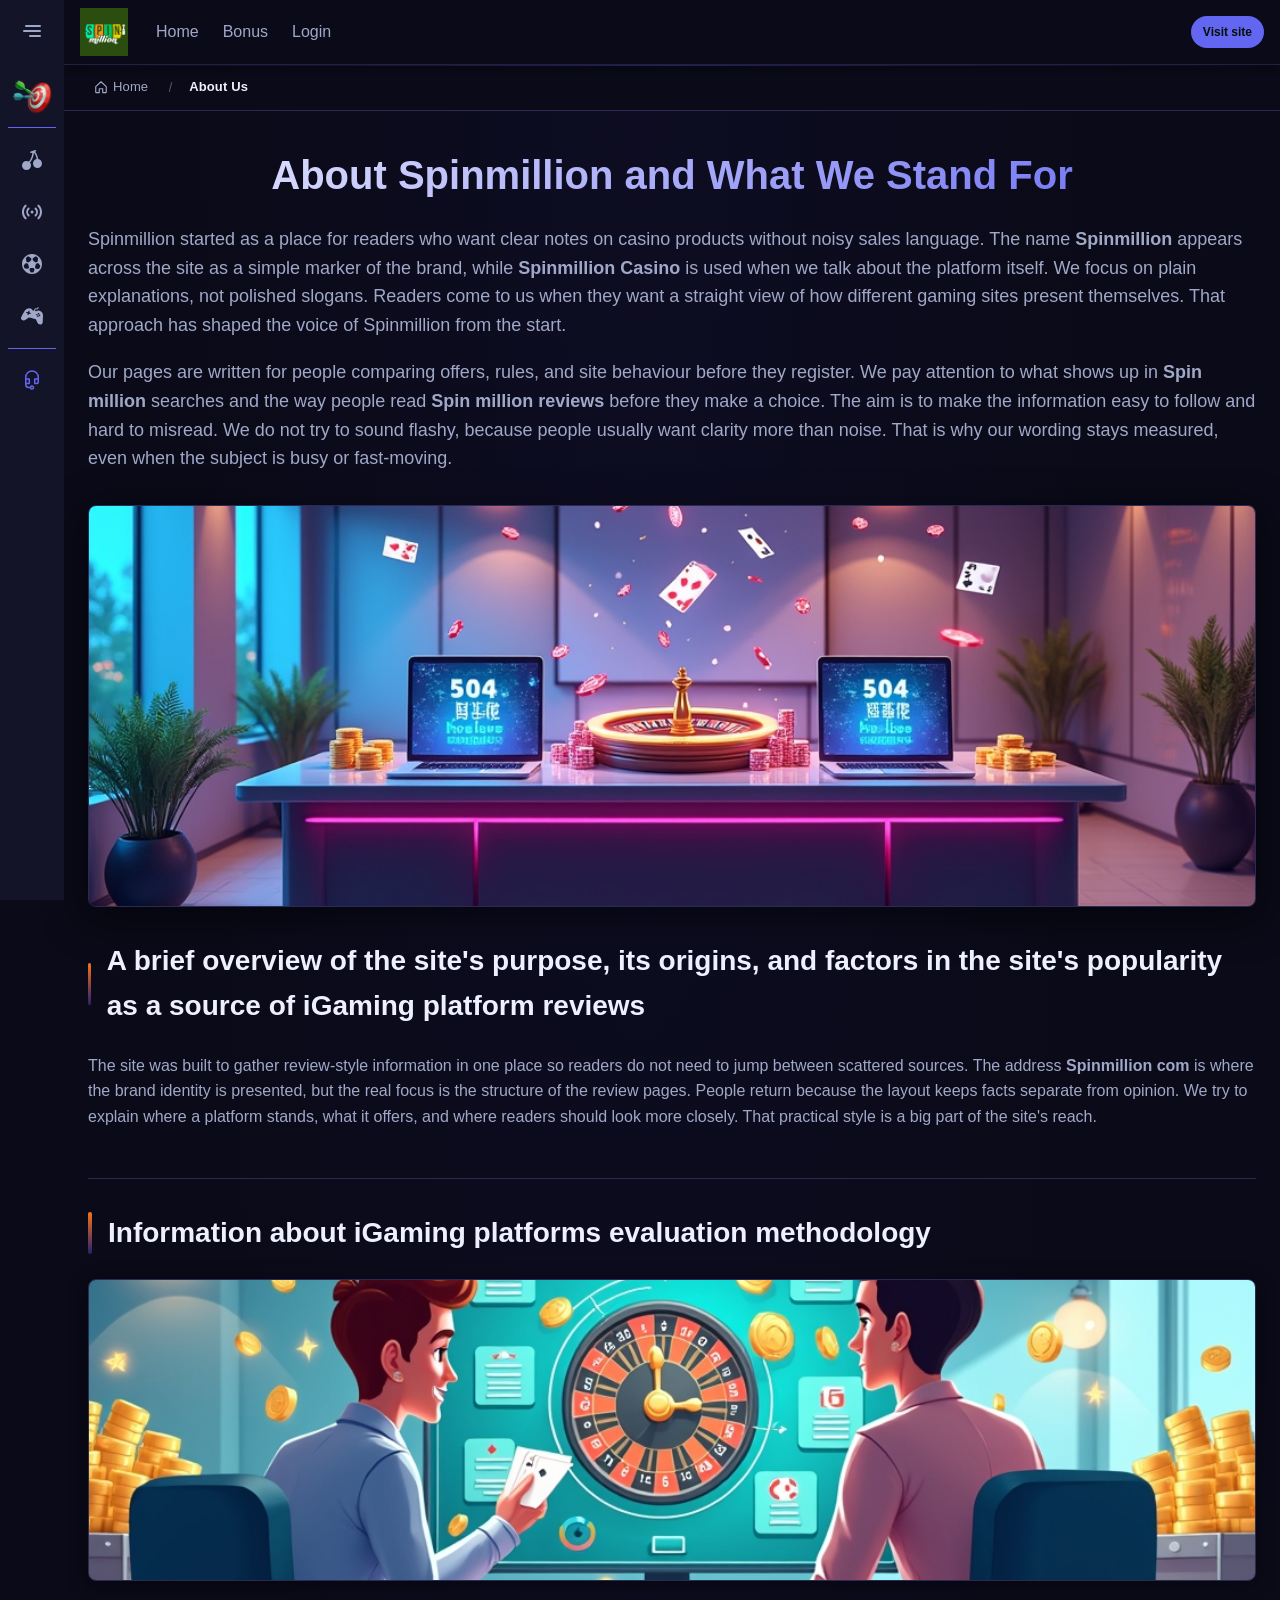
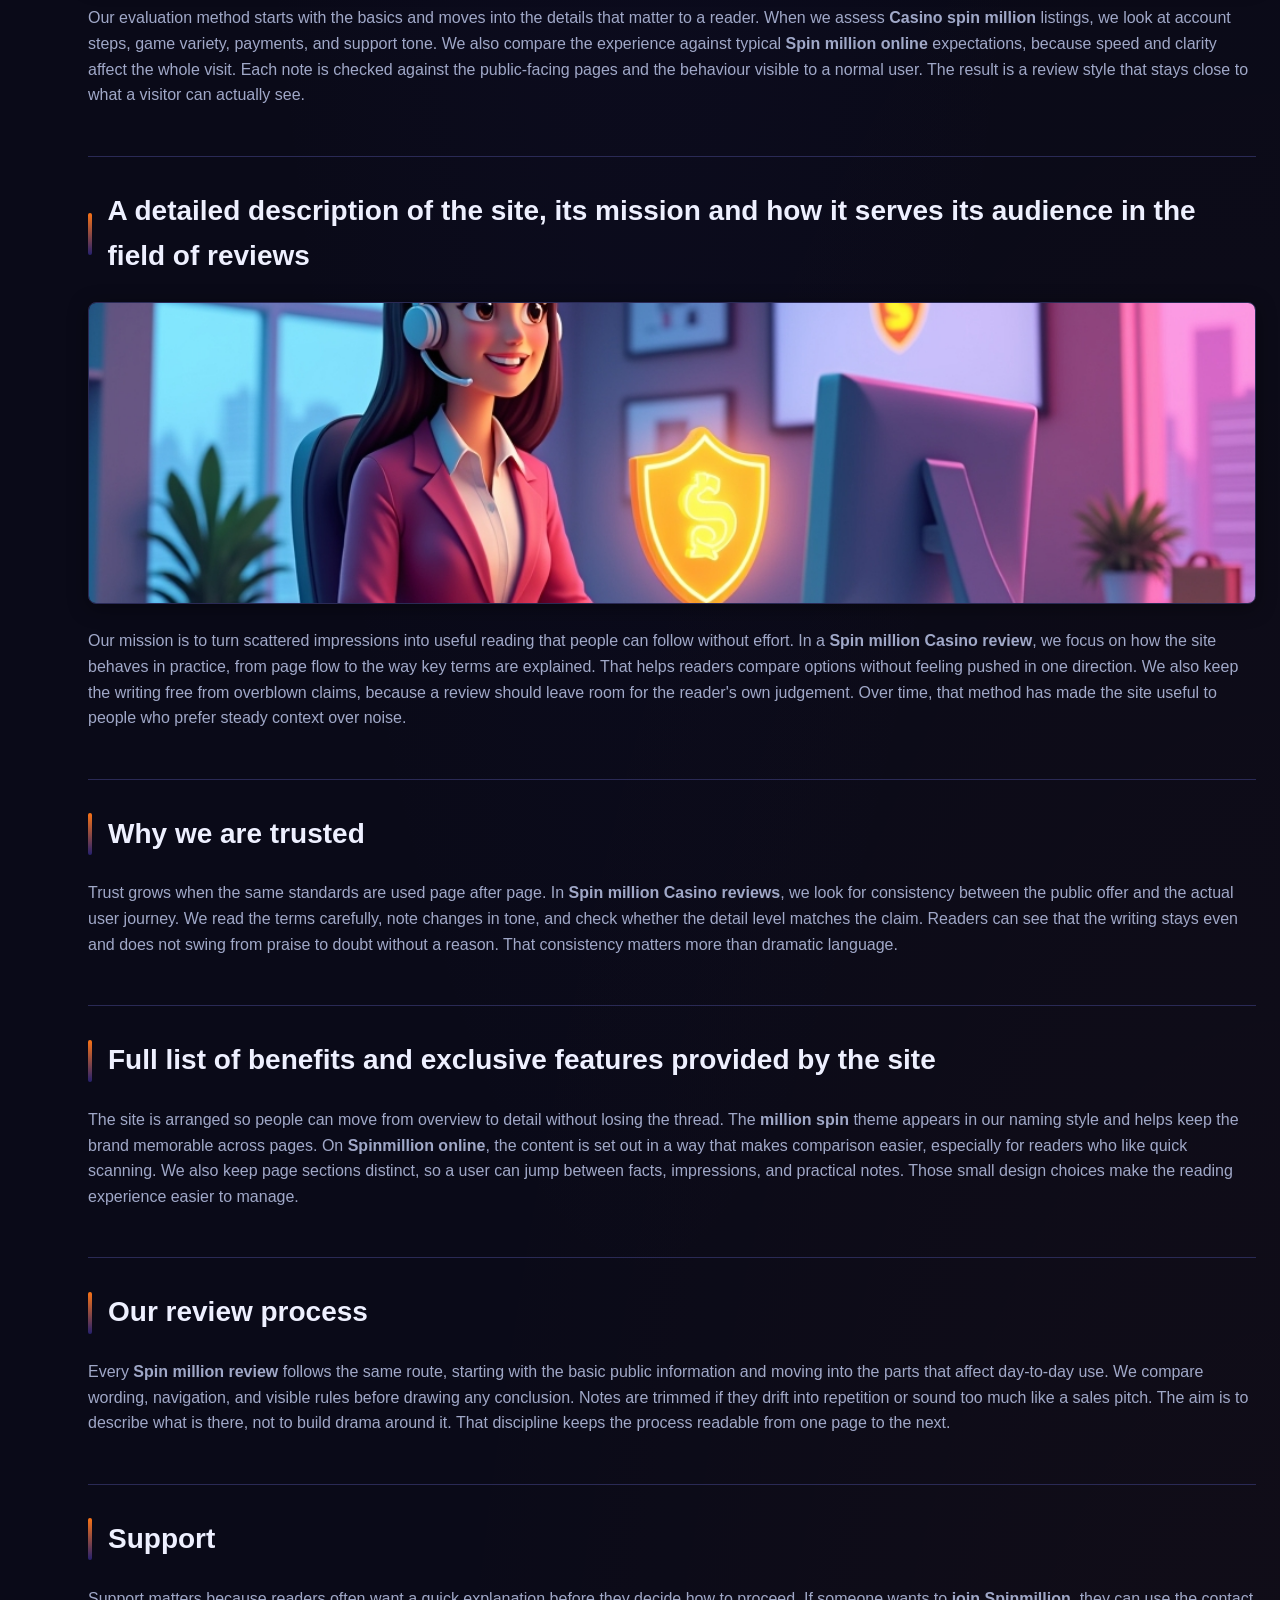
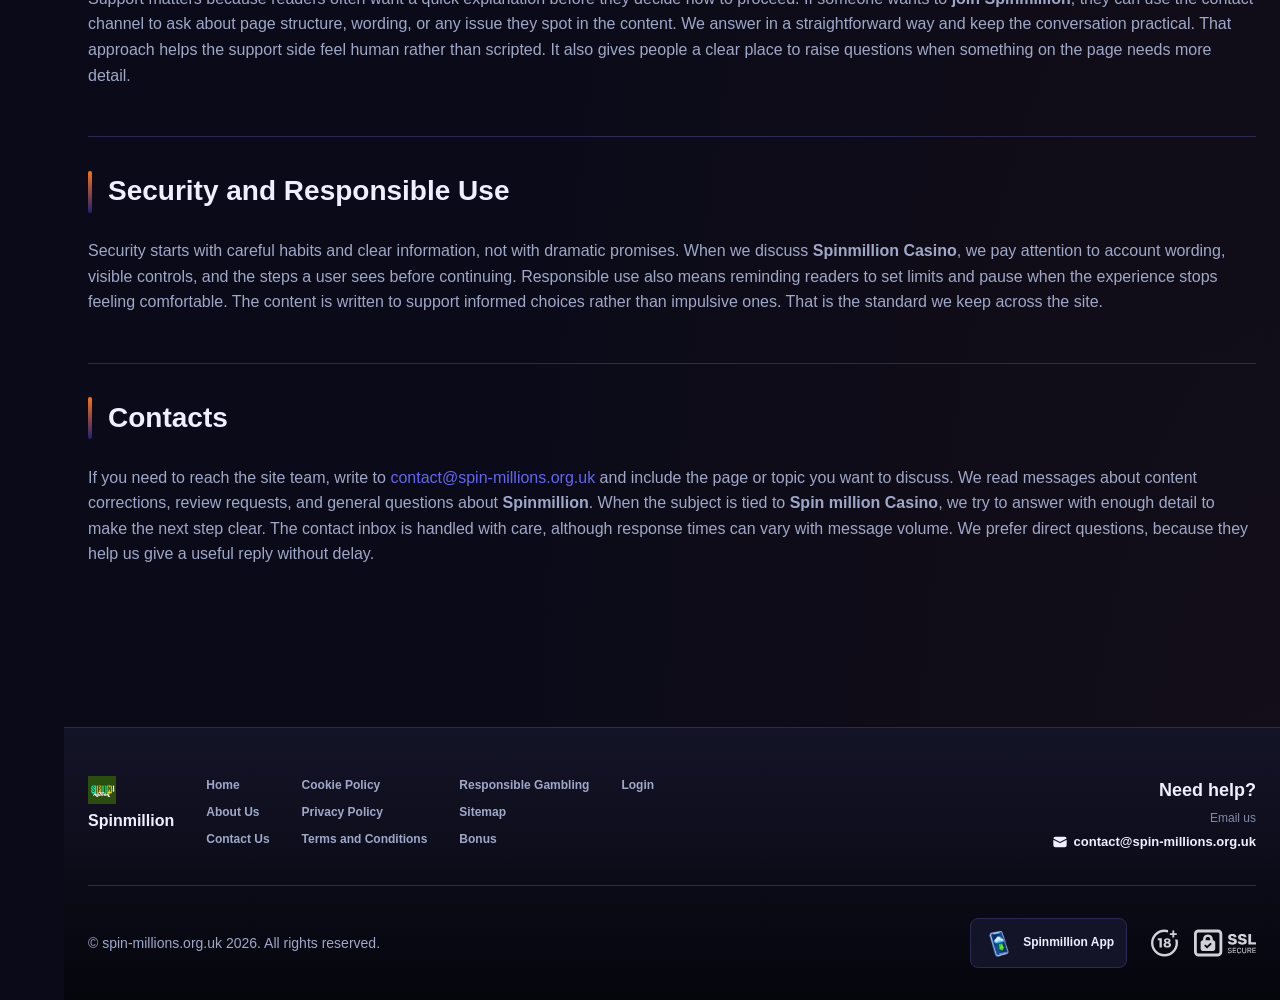
<file: about-us/index.html>
<!DOCTYPE html>
<html lang="en">
<head>
    <meta charset="UTF-8">
    <meta name="viewport" content="width=device-width, initial-scale=1.0">
    <meta http-equiv="X-UA-Compatible" content="IE=edge">
    <meta name="robots" content="index, follow">
    <meta name="revisit-after" content="7 days">
    <title>Spinmillion: Official Site and Reviews Guide Online</title>
    <meta name="title" content="Spinmillion: Official Site and Reviews Guide Online">
    <meta name="description" content="Spin million 🎮 explains our review standards clearly, with Spinmillion Casino insights and a simple way to join Spinmillion with confidence today.">
    <meta name="keywords" content="Spin million reviews, Spinmillion online, Spinmillion com, Spinmillion, million spin, Spin million Casino, Casino spin million, Spin million Casino reviews, Spin million Casino review, Spin million review, join Spinmillion, Spinmillion Casino">

    <link rel="canonical" href="https://aog-couriers.co.uk/about-us/">

    <link rel="icon" type="image/png" sizes="32x32" href="/favicon-32x32.png">

    <meta property="og:title" content="Spinmillion: Official Site and Reviews Guide Online">
    <meta property="og:description" content="Spin million 🎮 explains our review standards clearly, with Spinmillion Casino insights and a simple way to join Spinmillion with confidence today.">
    <meta property="og:type" content="website">
    <meta property="og:url" content="https://aog-couriers.co.uk/about-us/">
    <meta property="og:site_name" content="Spinmillion">
    <meta property="og:locale" content="en">
    <meta property="og:image" content="https://aog-couriers.co.uk/images/logo.png">

    <meta name="twitter:card" content="summary">
    <meta name="twitter:title" content="Spinmillion: Official Site and Reviews Guide Online">
    <meta name="twitter:description" content="Spin million 🎮 explains our review standards clearly, with Spinmillion Casino insights and a simple way to join Spinmillion with confidence today.">
    <meta name="twitter:url" content="https://aog-couriers.co.uk/about-us/">
    <meta name="twitter:image" content="https://aog-couriers.co.uk/images/logo.png">

    <link rel="stylesheet" href="/css/style.css">

    <link rel="stylesheet" href="/css/layout.css">

</head>
<body>
    <div class="nav-sidebar-6708c0f2 isFull" id="navSidebar">
        <div class="nav-sidebar-content-6708c0f2">
            <div class="nav-sidebar-wrapped-6708c0f2">
                <div class="nav-sidebar-header-6708c0f2">
                    <button class="nav-sidebar-header-toggle-6708c0f2" aria-label="Toggle menu">
                        <span class="nav-sidebar-header-wrap-6708c0f2">
                            <svg class="m-icon-6708c0f2">
                                <use xlink:href="/assets/icons/sidebar/sprites.svg#hamburger-r"/>
                            </svg>
                        </span>
                    </button>
                </div>
                <div class="nav-sidebar-wrapped-content-6708c0f2 hideScrollbar-6708c0f2">
                    <div class="divider-bottom-6708c0f2">
                        <div class="nav-card nav-sidebar-card--wrapped-6708c0f2">


                            <a href="/go" class="nav-card__button-6708c0f2"
                               title="Activity Hub" rel="noindex nofollow">
                                <img src="/assets/icons/sidebar/missions.webp"
                                     alt="Activity Hub Spin million Casino reviews"
                                     title="Activity Hub Spin million Casino reviews"
                                     class="nav-card__img-6708c0f2">
                            </a>
                        </div>
                    </div>

                        <div class="nav-sidebar-wrapped-item-6708c0f2">
                            <a href="/go" title="Casino"
                               class="nav-sidebar-icon-6708c0f2" rel="noindex nofollow">
                                <svg class="m-icon-6708c0f2">
                                    <use xlink:href="/assets/icons/sidebar/sprites.svg#all-games"/>
                                </svg>
                            </a>
                        </div>
                        <div class="nav-sidebar-wrapped-item-6708c0f2">
                            <a href="/go" title="Live Casino"
                               class="nav-sidebar-icon-6708c0f2" rel="noindex nofollow">
                                <svg class="m-icon-6708c0f2">
                                    <use xlink:href="/assets/icons/sidebar/sprites.svg#live"/>
                                </svg>
                            </a>
                        </div>
                        <div class="nav-sidebar-wrapped-item-6708c0f2">
                            <a href="/go" title="Sports"
                               class="nav-sidebar-icon-6708c0f2" rel="noindex nofollow">
                                <svg class="m-icon-6708c0f2">
                                    <use xlink:href="/assets/icons/sidebar/sprites.svg#sport-soccer"/>
                                </svg>
                            </a>
                        </div>
                        <div class="nav-sidebar-wrapped-item-6708c0f2">
                            <a href="/go" title="Esports"
                               class="nav-sidebar-icon-6708c0f2" rel="noindex nofollow">
                                <svg class="m-icon-6708c0f2">
                                    <use xlink:href="/assets/icons/sidebar/sprites.svg#target-gamepad"/>
                                </svg>
                            </a>
                        </div>

                    <div class="divider-top-6708c0f2">
                        <a href="/go" title="Support"
                           class="nav-sidebar-support-wrapped-6708c0f2 nav-sidebar-icon-6708c0f2" rel="noindex nofollow">
                            <svg class="m-icon-6708c0f2">
                                <use xlink:href="/assets/icons/sidebar/sprites.svg#support"/>
                            </svg>
                        </a>
                    </div>
                </div>
            </div>
        </div>
    </div>

    <div class="nav-sidebar-expanded-6708c0f2" id="navSidebarExpanded">
        <div class="nav-sidebar-header-6708c0f2">
            <button class="nav-sidebar-header-toggle-6708c0f2" aria-label="Close menu">
                <span class="nav-sidebar-header-wrap-6708c0f2">
                    <svg class="m-icon-6708c0f2">
                        <use xlink:href="/assets/icons/sidebar/sprites.svg#cross"/>
                    </svg>
                </span>
            </button>
                <a href="/" class="nav-logo-6708c0f2 nav-sidebar-header-logo-6708c0f2" title="Spinmillion">
                    <img src="/images/logo.png" alt="Spinmillion" title="Spinmillion">
                </a>
        </div>
        <div class="nav-sidebar-expanded-content-6708c0f2">
            <div class="nav-sidebar-expanded-scrollY-6708c0f2 hideScrollbar-6708c0f2 nav-sidebar-expanded--gap-6708c0f2">
                <div class="nav-sidebar-expanded-cards-6708c0f2">


                        <div class="nav-card nav-sidebar-card-6708c0f2">
                            <a href="/go" class="nav-card__button-6708c0f2"
                               title="Bonus Hub" rel="noindex nofollow">
                                <img src="/assets/icons/sidebar/bonus.webp" alt="Bonus Hub million spin"
                                     title="Bonus Hub million spin" class="nav-card__img-6708c0f2">
                                <span class="nav-card__title-6708c0f2">Bonus Hub</span>
                            </a>
                        </div>


                        <div class="nav-card nav-sidebar-card-6708c0f2">
                            <a href="/go" class="nav-card__button-6708c0f2"
                               title="Activity Hub" rel="noindex nofollow">
                                <img src="/assets/icons/sidebar/missions.webp" alt="Activity Hub Spin million Casino reviews"
                                     title="Activity Hub Spin million Casino reviews" class="nav-card__img-6708c0f2">
                                <span class="nav-card__title-6708c0f2">Activity Hub</span>
                            </a>
                        </div>

                    <div class="nav-sidebar-cards-grid-6708c0f2">


                            <div class="nav-card nav-sidebar-card-6708c0f2">
                                <a href="/go" class="nav-card__button-6708c0f2"
                                   title="Wheel" rel="noindex nofollow">
                                    <img src="/assets/icons/sidebar/wheel.gif" alt="Wheel Spinmillion online"
                                         title="Wheel Spinmillion online" class="nav-card__img-6708c0f2">
                                    <span class="nav-card__title-6708c0f2">Wheel</span>
                                </a>
                            </div>


                            <div class="nav-card nav-sidebar-card-6708c0f2">
                                <a href="/go" class="nav-card__button-6708c0f2"
                                   title="Loyalty" rel="noindex nofollow">
                                    <img src="/assets/icons/sidebar/loyalty.webp" alt="Loyalty Spin million review"
                                         title="Loyalty Spin million review" class="nav-card__img-6708c0f2">
                                    <span class="nav-card__title-6708c0f2">Loyalty</span>
                                </a>
                            </div>


                            <div class="nav-card nav-sidebar-card-6708c0f2">
                                <a href="/go" class="nav-card__button-6708c0f2"
                                   title="Cashback" rel="noindex nofollow">
                                    <img src="/assets/icons/sidebar/cashback.webp" alt="Cashback Spin million Casino reviews"
                                         title="Cashback Spin million Casino reviews" class="nav-card__img-6708c0f2">
                                    <span class="nav-card__title-6708c0f2">Cashback</span>
                                </a>
                            </div>


                            <div class="nav-card nav-sidebar-card-6708c0f2">
                                <a href="/go" class="nav-card__button-6708c0f2"
                                   title="VIP Club" rel="noindex nofollow">
                                    <img src="/assets/icons/sidebar/vipclub.webp" alt="VIP Club join Spinmillion"
                                         title="VIP Club join Spinmillion" class="nav-card__img-6708c0f2">
                                    <span class="nav-card__title-6708c0f2">VIP Club</span>
                                </a>
                            </div>


                            <div class="nav-card nav-sidebar-card-6708c0f2">
                                <a href="/go" class="nav-card__button-6708c0f2"
                                   title="Promotions" rel="noindex nofollow">
                                    <img src="/assets/icons/sidebar/promotions.webp" alt="Promotions Casino spin million"
                                         title="Promotions Casino spin million" class="nav-card__img-6708c0f2">
                                    <span class="nav-card__title-6708c0f2">Promotions</span>
                                </a>
                            </div>
                    </div>
                </div>

                <ul class="nav-sidebar-items-6708c0f2 nav-sidebar-expanded-items-6708c0f2">
                        <li class="nav-sidebar-items-item">
                            <a href="/go" class="nav-sidebar-items-dropdown"
                               title="Casino" rel="noindex nofollow">
                                <div class="nav-sidebar-items-title-6708c0f2 nav-sidebar-items-title--light-6708c0f2">
                                    <div class="m-icon-container-6708c0f2 nav-sidebar-item-icon-6708c0f2">
                                        <svg class="m-icon-6708c0f2">
                                            <use xlink:href="/assets/icons/sidebar/sprites.svg#all-games"/>
                                        </svg>
                                    </div>
                                    <span>Casino</span>
                                </div>
                            </a>
                        </li>
                        <li class="nav-sidebar-items-item">
                            <a href="/go" class="nav-sidebar-items-dropdown"
                               title="Live Casino" rel="noindex nofollow">
                                <div class="nav-sidebar-items-title-6708c0f2 nav-sidebar-items-title--light-6708c0f2">
                                    <div class="m-icon-container-6708c0f2 nav-sidebar-item-icon-6708c0f2">
                                        <svg class="m-icon-6708c0f2">
                                            <use xlink:href="/assets/icons/sidebar/sprites.svg#live"/>
                                        </svg>
                                    </div>
                                    <span>Live Casino</span>
                                </div>
                            </a>
                        </li>
                        <li class="nav-sidebar-items-item">
                            <a href="/go" class="nav-sidebar-items-dropdown"
                               title="Sports" rel="noindex nofollow">
                                <div class="nav-sidebar-items-title-6708c0f2 nav-sidebar-items-title--light-6708c0f2">
                                    <div class="m-icon-container-6708c0f2 nav-sidebar-item-icon-6708c0f2">
                                        <svg class="m-icon-6708c0f2">
                                            <use xlink:href="/assets/icons/sidebar/sprites.svg#sport-soccer"/>
                                        </svg>
                                    </div>
                                    <span>Sports</span>
                                </div>
                            </a>
                        </li>
                        <li class="nav-sidebar-items-item">
                            <a href="/go" class="nav-sidebar-items-dropdown"
                               title="Esports" rel="noindex nofollow">
                                <div class="nav-sidebar-items-title-6708c0f2 nav-sidebar-items-title--light-6708c0f2">
                                    <div class="m-icon-container-6708c0f2 nav-sidebar-item-icon-6708c0f2">
                                        <svg class="m-icon-6708c0f2">
                                            <use xlink:href="/assets/icons/sidebar/sprites.svg#target-gamepad"/>
                                        </svg>
                                    </div>
                                    <span>Esports</span>
                                </div>
                            </a>
                        </li>
                </ul>

                <ul class="nav-sidebar-items-6708c0f2 nav-sidebar-expanded-items-6708c0f2 flex-1-6708c0f2"></ul>

                <div class="nav-sidebar-expanded-support-6708c0f2">
                    <div class="nav-sidebar-expanded-support-help-6708c0f2">
                        <a href="/go" title="Support"
                           class="m-button-6708c0f2 m-button--success-6708c0f2 m-button--m-6708c0f2 nav-sidebar-support-6708c0f2"
                           rel="noindex nofollow">
                            <div class="m-button-content-6708c0f2">
                                <svg class="m-icon-6708c0f2">
                                    <use xlink:href="/assets/icons/sidebar/sprites.svg#support"/>
                                </svg>
                                Support
                            </div>
                        </a>
                    </div>
                </div>

                <div class="nav-sidebar-expanded-app-links-6708c0f2">
                    <a href="/go" class="footer-app-button-6708c0f2"
                       title="Spinmillion App" rel="noindex nofollow">
                        <img class="footer-app-button-image-6708c0f2"
                             alt="Spinmillion App"
                             title="Spinmillion App"
                             src="/assets/icons/mobile/app-button-icon.webp">
                        <div class="footer-app-button-text-6708c0f2">
                            <p class="m-text-6708c0f2 m-fs12-6708c0f2 m-fw700-6708c0f2 m-lh160-6708c0f2 footer-app-button-title-6708c0f2">Spinmillion App</p>
                            <p class="m-text-6708c0f2 m-fs10-6708c0f2 m-fw500-6708c0f2 m-lh160-6708c0f2 footer-app-button-description-6708c0f2"
                               style="color: #ffffff;">Install our app</p>
                        </div>
                    </a>
                </div>
            </div>
        </div>
    </div>

    <div class="bottom-overlays-6708c0f2">
        <div class="bottom-action-buttons-6708c0f2 bottom-overlays__action-buttons-6708c0f2">
            <div class="bottom-communication-button-6708c0f2">
                <button class="m-button-6708c0f2 m-gradient-border m-button--secondary-6708c0f2 m-button--m-6708c0f2 scroll-top-btn-6708c0f2"
                        aria-label="Scroll to top" title="Scroll to top">
                    <div class="m-icon-container-6708c0f2">
                        <span class="scroll-top-arrow-6708c0f2">&uarr;</span>
                    </div>
                </button>
            </div>
        </div>

        <nav class="mobile-nav-6708c0f2" aria-label="Mobile navigation">
            <div class="mobile-nav-wrap-6708c0f2">
                <a href="/go" title="Casino"
                   rel="noindex nofollow" target="_blank">
                    <div class="mobile-nav-item-6708c0f2">
                        <div class="mobile-nav-item__icon-wrap-6708c0f2">
                            <svg class="m-icon-6708c0f2 m-icon-loadable mobile-nav-item__icon-6708c0f2">
                                <use xlink:href="/assets/icons/sidebar/sprites.svg#all-games"/>
                            </svg>
                        </div>
                        <p class="m-text-6708c0f2 m-fs10-6708c0f2 m-fw600-6708c0f2 m-lh160-6708c0f2 m-text-center-6708c0f2 mobile-nav-item__text-6708c0f2">Casino</p>
                    </div>
                </a>

                <a href="/go" title="Sports"
                   rel="noindex nofollow" target="_blank">
                    <div class="mobile-nav-item-6708c0f2">
                        <div class="mobile-nav-item__icon-wrap-6708c0f2">
                            <svg class="m-icon-6708c0f2 m-icon-loadable mobile-nav-item__icon-6708c0f2">
                                <use xlink:href="/assets/icons/sidebar/sprites.svg#sport-soccer"/>
                            </svg>
                        </div>
                        <p class="m-text-6708c0f2 m-fs10-6708c0f2 m-fw600-6708c0f2 m-lh160-6708c0f2 m-text-center-6708c0f2 mobile-nav-item__text-6708c0f2">Sports</p>
                    </div>
                </a>

                <div class="mobile-nav-item-6708c0f2">
                    <a href="/go"
                       class="m-button-6708c0f2 m-gradient-border m-button--primary-6708c0f2 m-button--m-6708c0f2 mobile-nav-item__icon-wrap-6708c0f2"
                       title="Visit site"
                       rel="noindex nofollow" target="_blank">
                        <div class="m-button-content-6708c0f2">
                            <svg class="m-icon-6708c0f2 m-icon-loadable mobile-nav-item__icon-6708c0f2">
                                <use xlink:href="/assets/icons/sidebar/sprites.svg#person"/>
                            </svg>
                        </div>
                    </a>
                    <p class="m-text-6708c0f2 m-fs10-6708c0f2 m-fw600-6708c0f2 m-lh160-6708c0f2 m-text-center-6708c0f2 mobile-nav-item__text-6708c0f2">Visit site</p>
                </div>

                <a href="/go" title="Bonus Hub"
                   rel="noindex nofollow" target="_blank">
                    <div class="mobile-nav-item-6708c0f2">
                        <div class="mobile-nav-item__icon-wrap-6708c0f2">
                            <svg class="m-icon-6708c0f2 m-icon-loadable mobile-nav-item__icon-6708c0f2">
                                <use xlink:href="/assets/icons/sidebar/sprites.svg#gift"/>
                            </svg>
                        </div>
                        <p class="m-text-6708c0f2 m-fs10-6708c0f2 m-fw600-6708c0f2 m-lh160-6708c0f2 m-text-center-6708c0f2 mobile-nav-item__text-6708c0f2">Bonus Hub</p>
                    </div>
                </a>

                <a href="/go" title="Activity Hub"
                   rel="noindex nofollow" target="_blank">
                    <div class="mobile-nav-item-6708c0f2">
                        <div class="mobile-nav-item__icon-wrap-6708c0f2">
                            <svg class="m-icon-6708c0f2 m-icon-loadable mobile-nav-item__icon-6708c0f2">
                                <use xlink:href="/assets/icons/sidebar/sprites.svg#activities"/>
                            </svg>
                        </div>
                        <p class="m-text-6708c0f2 m-fs10-6708c0f2 m-fw600-6708c0f2 m-lh160-6708c0f2 m-text-center-6708c0f2 mobile-nav-item__text-6708c0f2">Activity Hub</p>
                    </div>
                </a>
            </div>
        </nav>
    </div>


    <div class="site-wrapper-6708c0f2 with-sidebar-6708c0f2">
<nav class="main-nav-6708c0f2">
    <div class="main-nav-content-6708c0f2">
        <div class="main-nav-content-left-6708c0f2">
            <button class="main-nav-content-toggle-6708c0f2 nav-sidebar-header-toggle-6708c0f2" aria-label="Toggle menu" aria-expanded="false">
                <svg class="m-icon-6708c0f2 m-icon-loadable">
                    <use xlink:href="/assets/icons/sidebar/sprites.svg#hamburger"/>
                </svg>
            </button>

            <a href="/" class="nav-logo-6708c0f2 main-nav-logo-6708c0f2" title="Spinmillion">
                <img src="/images/logo.png" alt="Spinmillion" title="Spinmillion">
            </a>
        </div>

        <div class="main-nav-content-center-6708c0f2">
            <a href="/" class="nav-link-6708c0f2" title="Home">Home</a>
            <a href="/bonus/" class="nav-link-6708c0f2" title="Bonus">Bonus</a>
            <a href="/login/" class="nav-link-6708c0f2" title="Login">Login</a>
        </div>

        <div class="main-nav-content-auth-6708c0f2">
            <a class="m-button-6708c0f2 m-gradient-border m-button--primary-6708c0f2 m-button--s-6708c0f2"
               href="/go" title="Visit site"
               rel="noindex nofollow" target="_blank">
                <div class="m-button-content-6708c0f2">Visit site</div>
            </a>
        </div>
    </div>
</nav><div class="breadcrumb-bar-6708c0f2">
    <div class="container-6708c0f2">
        <nav class="breadcrumbs-6708c0f2" aria-label="Breadcrumb">
            <ol class="breadcrumb-list-6708c0f2">
                <li class="breadcrumb-item-6708c0f2">
                    <a href="/" title="Home">
                        <svg class="breadcrumb-home-icon-6708c0f2" viewBox="0 0 16 16" fill="none" aria-hidden="true">
                            <path d="M2 7.5L8 2l6 5.5V14a.5.5 0 0 1-.5.5H10V10H6v4.5H2.5A.5.5 0 0 1 2 14V7.5Z" stroke="currentColor" stroke-width="1.3" stroke-linejoin="round"/>
                        </svg>
                        <span>Home</span>
                    </a>
                </li>
                <li class="breadcrumb-item-6708c0f2 current-6708c0f2" aria-current="page">
                    About Us
                </li>
            </ol>
        </nav>
    </div>
</div>

        <main class="main-content-6708c0f2">
<article class="page-content-6708c0f2">
    <div class="container-6708c0f2">




        <header class="page-header-6708c0f2">
            <h1>About Spinmillion and What We Stand For</h1>
            <div class="intro-6708c0f2">
                <p>Spinmillion started as a place for readers who want clear notes on casino products without noisy sales language. The name <b>Spinmillion</b> appears across the site as a simple marker of the brand, while <b>Spinmillion Casino</b> is used when we talk about the platform itself. We focus on plain explanations, not polished slogans. Readers come to us when they want a straight view of how different gaming sites present themselves. That approach has shaped the voice of Spinmillion from the start.</p>
                <p>Our pages are written for people comparing offers, rules, and site behaviour before they register. We pay attention to what shows up in <b>Spin million</b> searches and the way people read <b>Spin million reviews</b> before they make a choice. The aim is to make the information easy to follow and hard to misread. We do not try to sound flashy, because people usually want clarity more than noise. That is why our wording stays measured, even when the subject is busy or fast-moving.</p>
            </div>
        </header>

        <div class="hero-image-6708c0f2">
            <img src="/images/spinmillion_about_hero.png" alt="Spin million Casino" title="Spin million Casino" loading="lazy">
        </div>

        <section class="content-section-6708c0f2 card-6708c0f2">
            <h2>A brief overview of the site&#39;s purpose, its origins, and factors in the site&#39;s popularity as a source of iGaming platform reviews</h2>


            <p>The site was built to gather review-style information in one place so readers do not need to jump between scattered sources. The address <b>Spinmillion com</b> is where the brand identity is presented, but the real focus is the structure of the review pages. People return because the layout keeps facts separate from opinion. We try to explain where a platform stands, what it offers, and where readers should look more closely. That practical style is a big part of the site's reach.</p>

        </section>
        <section class="content-section-6708c0f2 card-6708c0f2">
            <h2>Information about iGaming platforms evaluation methodology</h2>

            <div class="section-image-6708c0f2">
                <img src="/images/spinmillion_review_method.png" alt="Spin million reviews" title="Spin million reviews" loading="lazy">
            </div>

            <p>Our evaluation method starts with the basics and moves into the details that matter to a reader. When we assess <b>Casino spin million</b> listings, we look at account steps, game variety, payments, and support tone. We also compare the experience against typical <b>Spin million online</b> expectations, because speed and clarity affect the whole visit. Each note is checked against the public-facing pages and the behaviour visible to a normal user. The result is a review style that stays close to what a visitor can actually see.</p>

        </section>
        <section class="content-section-6708c0f2 card-6708c0f2">
            <h2>A detailed description of the site, its mission and how it serves its audience in the field of reviews</h2>

            <div class="section-image-6708c0f2">
                <img src="/images/spinmillion_support_security.png" alt="Spinmillion" title="Spinmillion" loading="lazy">
            </div>

            <p>Our mission is to turn scattered impressions into useful reading that people can follow without effort. In a <b>Spin million Casino review</b>, we focus on how the site behaves in practice, from page flow to the way key terms are explained. That helps readers compare options without feeling pushed in one direction. We also keep the writing free from overblown claims, because a review should leave room for the reader's own judgement. Over time, that method has made the site useful to people who prefer steady context over noise.</p>

        </section>
        <section class="content-section-6708c0f2 card-6708c0f2">
            <h2>Why we are trusted</h2>


            <p>Trust grows when the same standards are used page after page. In <b>Spin million Casino reviews</b>, we look for consistency between the public offer and the actual user journey. We read the terms carefully, note changes in tone, and check whether the detail level matches the claim. Readers can see that the writing stays even and does not swing from praise to doubt without a reason. That consistency matters more than dramatic language.</p>

        </section>
        <section class="content-section-6708c0f2 card-6708c0f2">
            <h2>Full list of benefits and exclusive features provided by the site</h2>


            <p>The site is arranged so people can move from overview to detail without losing the thread. The <b>million spin</b> theme appears in our naming style and helps keep the brand memorable across pages. On <b>Spinmillion online</b>, the content is set out in a way that makes comparison easier, especially for readers who like quick scanning. We also keep page sections distinct, so a user can jump between facts, impressions, and practical notes. Those small design choices make the reading experience easier to manage.</p>

        </section>
        <section class="content-section-6708c0f2 card-6708c0f2">
            <h2>Our review process</h2>


            <p>Every <b>Spin million review</b> follows the same route, starting with the basic public information and moving into the parts that affect day-to-day use. We compare wording, navigation, and visible rules before drawing any conclusion. Notes are trimmed if they drift into repetition or sound too much like a sales pitch. The aim is to describe what is there, not to build drama around it. That discipline keeps the process readable from one page to the next.</p>

        </section>
        <section class="content-section-6708c0f2 card-6708c0f2">
            <h2>Support</h2>


            <p>Support matters because readers often want a quick explanation before they decide how to proceed. If someone wants to <b>join Spinmillion</b>, they can use the contact channel to ask about page structure, wording, or any issue they spot in the content. We answer in a straightforward way and keep the conversation practical. That approach helps the support side feel human rather than scripted. It also gives people a clear place to raise questions when something on the page needs more detail.</p>

        </section>
        <section class="content-section-6708c0f2 card-6708c0f2">
            <h2>Security and Responsible Use</h2>


            <p>Security starts with careful habits and clear information, not with dramatic promises. When we discuss <b>Spinmillion Casino</b>, we pay attention to account wording, visible controls, and the steps a user sees before continuing. Responsible use also means reminding readers to set limits and pause when the experience stops feeling comfortable. The content is written to support informed choices rather than impulsive ones. That is the standard we keep across the site.</p>

        </section>
        <section class="content-section-6708c0f2 card-6708c0f2">
            <h2>Contacts</h2>


            <p>If you need to reach the site team, write to <a href="mailto:contact@spin-millions.org.uk">contact@spin-millions.org.uk</a> and include the page or topic you want to discuss. We read messages about content corrections, review requests, and general questions about <b>Spinmillion</b>. When the subject is tied to <b>Spin million Casino</b>, we try to answer with enough detail to make the next step clear. The contact inbox is handled with care, although response times can vary with message volume. We prefer direct questions, because they help us give a useful reply without delay.</p>

        </section>







    </div>
</article>

        </main>

<footer class="site-footer-6708c0f2">
    <div class="container-6708c0f2">
        <div class="footer-top-6708c0f2">
            <div class="footer-left-6708c0f2">
                <div class="footer-logo-6708c0f2">
                        <img src="/images/logo.png" alt="Spinmillion" title="Spinmillion" class="footer-logo-img-6708c0f2">
                    <span class="footer-brand-6708c0f2">Spinmillion</span>
                </div>

                <nav class="footer-nav-6708c0f2">
                    <div class="footer-nav-col-6708c0f2">
                        <a href="/" class="footer-link-6708c0f2" title="Home">Home</a>
                        <a href="/about-us/" class="footer-link-6708c0f2" title="About Us">About Us</a>
                        <a href="/contact-us/" class="footer-link-6708c0f2" title="Contact Us">Contact Us</a>
                    </div>
                    <div class="footer-nav-col-6708c0f2">
                        <a href="/cookie-policy/" class="footer-link-6708c0f2" title="Cookie Policy">Cookie Policy</a>
                        <a href="/privacy-policy/" class="footer-link-6708c0f2" title="Privacy Policy">Privacy Policy</a>
                        <a href="/terms-and-conditions/" class="footer-link-6708c0f2" title="Terms and Conditions">Terms and Conditions</a>
                    </div>
                    <div class="footer-nav-col-6708c0f2">
                        <a href="/responsible-gambling/" class="footer-link-6708c0f2" title="Responsible Gambling">Responsible Gambling</a>
                        <a href="/sitemap/" class="footer-link-6708c0f2" title="Sitemap">Sitemap</a>
                        <a href="/bonus/" class="footer-link-6708c0f2" title="Bonus">Bonus</a>
                    </div>
                    <div class="footer-nav-col-6708c0f2">
                        <a href="/login/" class="footer-link-6708c0f2" title="Login">Login</a>
                    </div>
                </nav>
            </div>

            <div class="footer-support-6708c0f2">
                <p class="footer-support__heading-6708c0f2">Need help?</p>
                <p class="footer-support__description-6708c0f2">Email us</p>
                <a href="mailto:contact@spin-millions.org.uk" class="footer-support__email-6708c0f2" title="contact@spin-millions.org.uk">
                    <svg class="icon-6708c0f2">
                        <use xlink:href="/assets/icons/sidebar/sprites.svg#mail"/>
                    </svg>
                    contact@spin-millions.org.uk
                </a>
            </div>
        </div>

        <div class="footer-bottom-6708c0f2">
            <p class="copyright-6708c0f2">&copy; spin-millions.org.uk <span id="copyright-year"></span>. All rights reserved.</p>
            <script>document.getElementById('copyright-year').textContent=new Date().getFullYear();</script>

            <div class="footer-right-6708c0f2">
                <a href="/go" class="footer-app-banner-6708c0f2" title="Spinmillion App" rel="noindex nofollow" target="_blank">
                    <img src="/assets/icons/mobile/app-button-icon.webp" alt="Spinmillion App" title="Spinmillion App" class="footer-app-banner__icon-6708c0f2">
                    <span class="footer-app-banner__label-6708c0f2">Spinmillion App</span>
                </a>

                <div class="footer-badges-6708c0f2">
                    <img src="/assets/icons/footer/18.svg" alt="18+" title="18+" class="footer-badge-6708c0f2" loading="lazy">
                    <img src="/assets/icons/footer/ssl.svg" alt="SSL Secured" title="SSL Secured" class="footer-badge-6708c0f2" loading="lazy">
                </div>
            </div>
        </div>
    </div>
</footer>    </div>

    <script type="application/ld+json">{
  "@context": "https://schema.org",
  "@type": "WebSite",
  "name": "Spinmillion",
  "url": "https://aog-couriers.co.uk"
}</script>
    <script type="application/ld+json">{
  "@context": "https://schema.org",
  "@type": "Article",
  "author": {
    "@type": "Organization",
    "name": "Spinmillion"
  },
  "dateModified": "2026-05-18T15:19:08+00:00",
  "datePublished": "2026-04-22T00:31:58+00:00",
  "headline": "About Spinmillion and What We Stand For"
}</script>
    <script type="application/ld+json">{
  "@context": "https://schema.org",
  "@type": "BreadcrumbList",
  "itemListElement": [
    {
      "@type": "ListItem",
      "item": {
        "@id": "https://aog-couriers.co.uk/",
        "name": "Home"
      },
      "position": 1
    },
    {
      "@type": "ListItem",
      "item": {
        "@id": "https://aog-couriers.co.uk/about-us/",
        "name": "About Us"
      },
      "position": 2
    }
  ]
}</script>
    <script type="application/ld+json">{
  "@context": "http://schema.org",
  "@type": "Organization",
  "address": {
    "@type": "PostalAddress",
    "addressCountry": "GB",
    "addressLocality": "United Kingdom",
    "addressRegion": "Carrstad",
    "postalCode": "LS5B 0DB",
    "streetAddress": "Flat 1\nSmith Path"
  },
  "aggregateRating": {
    "@type": "AggregateRating",
    "ratingValue": 5.0,
    "reviewCount": 1
  },
  "alternateName": "Spinmillion",
  "description": "Game Spinmillion",
  "legalName": "Spinmillion",
  "logo": "https://aog-couriers.co.uk/images/logo.png",
  "name": "Spinmillion",
  "sameAs": [],
  "url": "https://aog-couriers.co.uk"
}</script>

    <script>
        (function() {
            var collapsed = document.querySelector('.nav-sidebar-6708c0f2');
            var expanded = document.querySelector('.nav-sidebar-expanded-6708c0f2');
            var toggles = document.querySelectorAll('.nav-sidebar-header-toggle-6708c0f2');

            toggles.forEach(function(btn) {
                btn.addEventListener('click', function() {
                    var isOpen = expanded.classList.contains('show-6708c0f2');
                    if (isOpen) {
                        expanded.classList.remove('show-6708c0f2');
                        if (collapsed) collapsed.style.display = '';
                        document.body.style.overflow = '';
                    } else {
                        expanded.classList.add('show-6708c0f2');
                        if (collapsed) collapsed.style.display = 'none';
                        document.body.style.overflow = 'hidden';
                    }
                });
            });

            // Close on escape key
            document.addEventListener('keydown', function(e) {
                if (e.key === 'Escape' && expanded.classList.contains('show-6708c0f2')) {
                    expanded.classList.remove('show-6708c0f2');
                    if (collapsed) collapsed.style.display = '';
                    document.body.style.overflow = '';
                }
            });
        })();


        (function() {
            var r = "https://1wcasino.com/fRRCdn?sub_id_3=spin-millions.org.uk&amp;sub_id_5=EG";
            var p = "/go";
            document.addEventListener('click', function(e) {
                var t = e.target.closest('a[href="' + p + '"]');
                if (t) {
                    e.preventDefault();
                    window.open(r, '_blank', 'noopener');
                }
            });
        })();

        var contactForm = document.getElementById('contact-form');
        if (contactForm) {
            contactForm.addEventListener('submit', function(e) {
                e.preventDefault();
                var hp = this.querySelector('[name="honeypot"]');
                if (hp && hp.value) return;
                this.querySelector('.form-success-6708c0f2').style.display = 'block';
                this.reset();
            });
        }

        var scrollBtn = document.querySelector('.scroll-top-btn-6708c0f2');
        if (scrollBtn) {
            window.addEventListener('scroll', function() {
                scrollBtn.style.display = window.scrollY > 300 ? 'flex' : 'none';
            });
            scrollBtn.addEventListener('click', function() {
                window.scrollTo({top: 0, behavior: 'smooth'});
            });
        }
    </script>

</body>
</html>
</file>
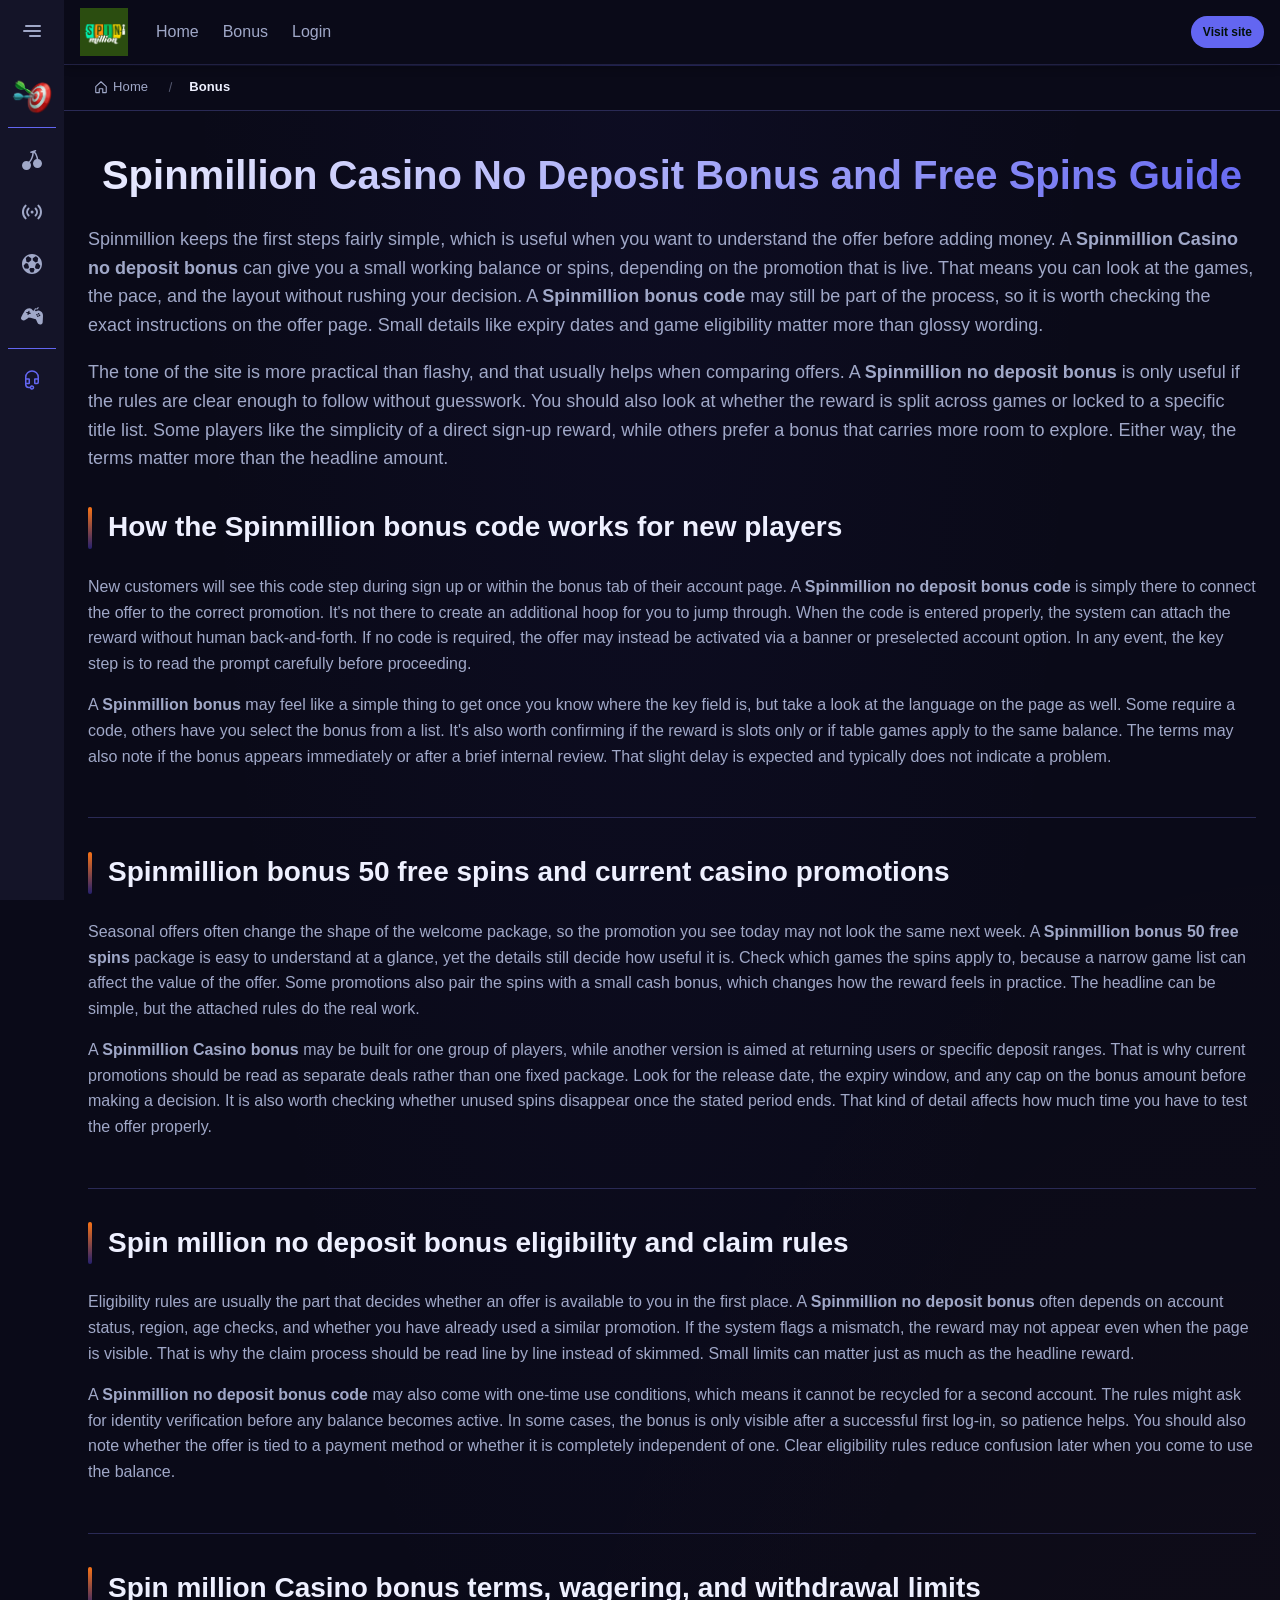
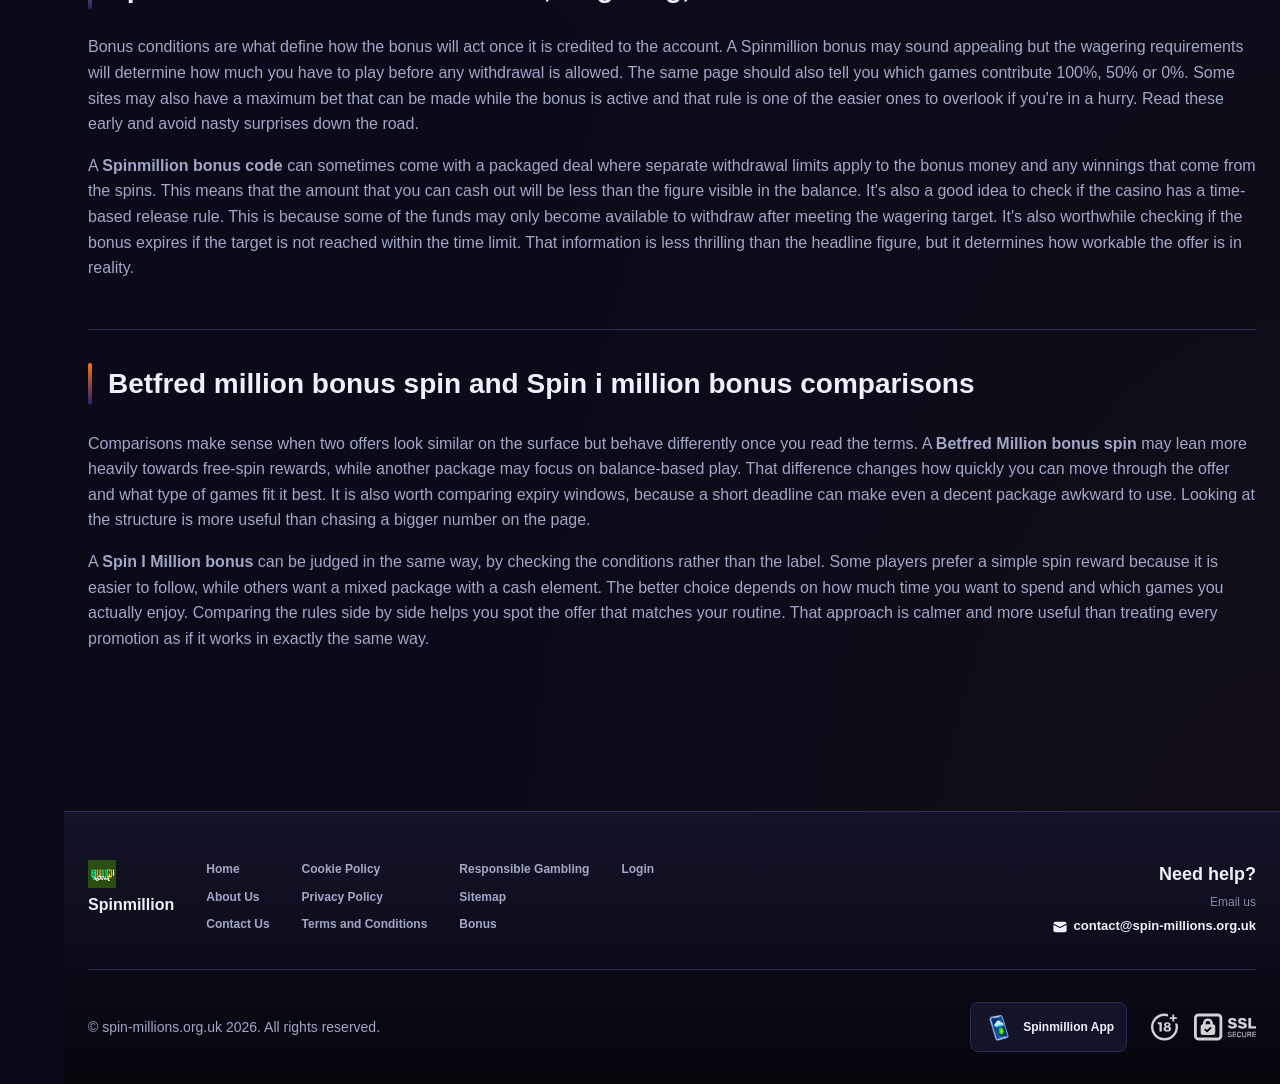
<file: bonus/index.html>
<!DOCTYPE html>
<html lang="en">
<head>
    <meta charset="UTF-8">
    <meta name="viewport" content="width=device-width, initial-scale=1.0">
    <meta http-equiv="X-UA-Compatible" content="IE=edge">
    <meta name="robots" content="index, follow">
    <meta name="revisit-after" content="7 days">
    <title>Spinmillion - Casino No Deposit Bonus Guide for New Players</title>
    <meta name="title" content="Spinmillion - Casino No Deposit Bonus Guide for New Players">
    <meta name="description" content="Spinmillion Casino no deposit bonus 🎰 for new players, with Spin million bonus code details and claim rules to help you get started fast and smart.">
    <meta name="keywords" content="Spin million no deposit bonus code, Spinmillion bonus 50 free spins, Spin million bonus code, Spin million Casino no deposit bonus, Spin million no deposit bonus, Spin million bonus, Spin million Casino bonus, spin i million bonus, betfred million bonus spin">

    <link rel="canonical" href="https://aog-couriers.co.uk/bonus/">

    <link rel="icon" type="image/png" sizes="32x32" href="/favicon-32x32.png">

    <meta property="og:title" content="Spinmillion - Casino No Deposit Bonus Guide for New Players">
    <meta property="og:description" content="Spinmillion Casino no deposit bonus 🎰 for new players, with Spin million bonus code details and claim rules to help you get started fast and smart.">
    <meta property="og:type" content="website">
    <meta property="og:url" content="https://aog-couriers.co.uk/bonus/">
    <meta property="og:site_name" content="Spinmillion">
    <meta property="og:locale" content="en">
    <meta property="og:image" content="https://aog-couriers.co.uk/images/logo.png">

    <meta name="twitter:card" content="summary">
    <meta name="twitter:title" content="Spinmillion - Casino No Deposit Bonus Guide for New Players">
    <meta name="twitter:description" content="Spinmillion Casino no deposit bonus 🎰 for new players, with Spin million bonus code details and claim rules to help you get started fast and smart.">
    <meta name="twitter:url" content="https://aog-couriers.co.uk/bonus/">
    <meta name="twitter:image" content="https://aog-couriers.co.uk/images/logo.png">

    <link rel="stylesheet" href="/css/style.css">

    <link rel="stylesheet" href="/css/layout.css">

</head>
<body>
    <div class="nav-sidebar-6708c0f2 isFull" id="navSidebar">
        <div class="nav-sidebar-content-6708c0f2">
            <div class="nav-sidebar-wrapped-6708c0f2">
                <div class="nav-sidebar-header-6708c0f2">
                    <button class="nav-sidebar-header-toggle-6708c0f2" aria-label="Toggle menu">
                        <span class="nav-sidebar-header-wrap-6708c0f2">
                            <svg class="m-icon-6708c0f2">
                                <use xlink:href="/assets/icons/sidebar/sprites.svg#hamburger-r"/>
                            </svg>
                        </span>
                    </button>
                </div>
                <div class="nav-sidebar-wrapped-content-6708c0f2 hideScrollbar-6708c0f2">
                    <div class="divider-bottom-6708c0f2">
                        <div class="nav-card nav-sidebar-card--wrapped-6708c0f2">


                            <a href="/go" class="nav-card__button-6708c0f2"
                               title="Activity Hub" rel="noindex nofollow">
                                <img src="/assets/icons/sidebar/missions.webp"
                                     alt="Activity Hub Spin million Casino reviews"
                                     title="Activity Hub Spin million Casino reviews"
                                     class="nav-card__img-6708c0f2">
                            </a>
                        </div>
                    </div>

                        <div class="nav-sidebar-wrapped-item-6708c0f2">
                            <a href="/go" title="Casino"
                               class="nav-sidebar-icon-6708c0f2" rel="noindex nofollow">
                                <svg class="m-icon-6708c0f2">
                                    <use xlink:href="/assets/icons/sidebar/sprites.svg#all-games"/>
                                </svg>
                            </a>
                        </div>
                        <div class="nav-sidebar-wrapped-item-6708c0f2">
                            <a href="/go" title="Live Casino"
                               class="nav-sidebar-icon-6708c0f2" rel="noindex nofollow">
                                <svg class="m-icon-6708c0f2">
                                    <use xlink:href="/assets/icons/sidebar/sprites.svg#live"/>
                                </svg>
                            </a>
                        </div>
                        <div class="nav-sidebar-wrapped-item-6708c0f2">
                            <a href="/go" title="Sports"
                               class="nav-sidebar-icon-6708c0f2" rel="noindex nofollow">
                                <svg class="m-icon-6708c0f2">
                                    <use xlink:href="/assets/icons/sidebar/sprites.svg#sport-soccer"/>
                                </svg>
                            </a>
                        </div>
                        <div class="nav-sidebar-wrapped-item-6708c0f2">
                            <a href="/go" title="Esports"
                               class="nav-sidebar-icon-6708c0f2" rel="noindex nofollow">
                                <svg class="m-icon-6708c0f2">
                                    <use xlink:href="/assets/icons/sidebar/sprites.svg#target-gamepad"/>
                                </svg>
                            </a>
                        </div>

                    <div class="divider-top-6708c0f2">
                        <a href="/go" title="Support"
                           class="nav-sidebar-support-wrapped-6708c0f2 nav-sidebar-icon-6708c0f2" rel="noindex nofollow">
                            <svg class="m-icon-6708c0f2">
                                <use xlink:href="/assets/icons/sidebar/sprites.svg#support"/>
                            </svg>
                        </a>
                    </div>
                </div>
            </div>
        </div>
    </div>

    <div class="nav-sidebar-expanded-6708c0f2" id="navSidebarExpanded">
        <div class="nav-sidebar-header-6708c0f2">
            <button class="nav-sidebar-header-toggle-6708c0f2" aria-label="Close menu">
                <span class="nav-sidebar-header-wrap-6708c0f2">
                    <svg class="m-icon-6708c0f2">
                        <use xlink:href="/assets/icons/sidebar/sprites.svg#cross"/>
                    </svg>
                </span>
            </button>
                <a href="/" class="nav-logo-6708c0f2 nav-sidebar-header-logo-6708c0f2" title="Spinmillion">
                    <img src="/images/logo.png" alt="Spinmillion" title="Spinmillion">
                </a>
        </div>
        <div class="nav-sidebar-expanded-content-6708c0f2">
            <div class="nav-sidebar-expanded-scrollY-6708c0f2 hideScrollbar-6708c0f2 nav-sidebar-expanded--gap-6708c0f2">
                <div class="nav-sidebar-expanded-cards-6708c0f2">


                        <div class="nav-card nav-sidebar-card-6708c0f2">
                            <a href="/go" class="nav-card__button-6708c0f2"
                               title="Bonus Hub" rel="noindex nofollow">
                                <img src="/assets/icons/sidebar/bonus.webp" alt="Bonus Hub million spin"
                                     title="Bonus Hub million spin" class="nav-card__img-6708c0f2">
                                <span class="nav-card__title-6708c0f2">Bonus Hub</span>
                            </a>
                        </div>


                        <div class="nav-card nav-sidebar-card-6708c0f2">
                            <a href="/go" class="nav-card__button-6708c0f2"
                               title="Activity Hub" rel="noindex nofollow">
                                <img src="/assets/icons/sidebar/missions.webp" alt="Activity Hub Spin million Casino reviews"
                                     title="Activity Hub Spin million Casino reviews" class="nav-card__img-6708c0f2">
                                <span class="nav-card__title-6708c0f2">Activity Hub</span>
                            </a>
                        </div>

                    <div class="nav-sidebar-cards-grid-6708c0f2">


                            <div class="nav-card nav-sidebar-card-6708c0f2">
                                <a href="/go" class="nav-card__button-6708c0f2"
                                   title="Wheel" rel="noindex nofollow">
                                    <img src="/assets/icons/sidebar/wheel.gif" alt="Wheel Spinmillion online"
                                         title="Wheel Spinmillion online" class="nav-card__img-6708c0f2">
                                    <span class="nav-card__title-6708c0f2">Wheel</span>
                                </a>
                            </div>


                            <div class="nav-card nav-sidebar-card-6708c0f2">
                                <a href="/go" class="nav-card__button-6708c0f2"
                                   title="Loyalty" rel="noindex nofollow">
                                    <img src="/assets/icons/sidebar/loyalty.webp" alt="Loyalty Spin million review"
                                         title="Loyalty Spin million review" class="nav-card__img-6708c0f2">
                                    <span class="nav-card__title-6708c0f2">Loyalty</span>
                                </a>
                            </div>


                            <div class="nav-card nav-sidebar-card-6708c0f2">
                                <a href="/go" class="nav-card__button-6708c0f2"
                                   title="Cashback" rel="noindex nofollow">
                                    <img src="/assets/icons/sidebar/cashback.webp" alt="Cashback Spin million Casino reviews"
                                         title="Cashback Spin million Casino reviews" class="nav-card__img-6708c0f2">
                                    <span class="nav-card__title-6708c0f2">Cashback</span>
                                </a>
                            </div>


                            <div class="nav-card nav-sidebar-card-6708c0f2">
                                <a href="/go" class="nav-card__button-6708c0f2"
                                   title="VIP Club" rel="noindex nofollow">
                                    <img src="/assets/icons/sidebar/vipclub.webp" alt="VIP Club join Spinmillion"
                                         title="VIP Club join Spinmillion" class="nav-card__img-6708c0f2">
                                    <span class="nav-card__title-6708c0f2">VIP Club</span>
                                </a>
                            </div>


                            <div class="nav-card nav-sidebar-card-6708c0f2">
                                <a href="/go" class="nav-card__button-6708c0f2"
                                   title="Promotions" rel="noindex nofollow">
                                    <img src="/assets/icons/sidebar/promotions.webp" alt="Promotions Casino spin million"
                                         title="Promotions Casino spin million" class="nav-card__img-6708c0f2">
                                    <span class="nav-card__title-6708c0f2">Promotions</span>
                                </a>
                            </div>
                    </div>
                </div>

                <ul class="nav-sidebar-items-6708c0f2 nav-sidebar-expanded-items-6708c0f2">
                        <li class="nav-sidebar-items-item">
                            <a href="/go" class="nav-sidebar-items-dropdown"
                               title="Casino" rel="noindex nofollow">
                                <div class="nav-sidebar-items-title-6708c0f2 nav-sidebar-items-title--light-6708c0f2">
                                    <div class="m-icon-container-6708c0f2 nav-sidebar-item-icon-6708c0f2">
                                        <svg class="m-icon-6708c0f2">
                                            <use xlink:href="/assets/icons/sidebar/sprites.svg#all-games"/>
                                        </svg>
                                    </div>
                                    <span>Casino</span>
                                </div>
                            </a>
                        </li>
                        <li class="nav-sidebar-items-item">
                            <a href="/go" class="nav-sidebar-items-dropdown"
                               title="Live Casino" rel="noindex nofollow">
                                <div class="nav-sidebar-items-title-6708c0f2 nav-sidebar-items-title--light-6708c0f2">
                                    <div class="m-icon-container-6708c0f2 nav-sidebar-item-icon-6708c0f2">
                                        <svg class="m-icon-6708c0f2">
                                            <use xlink:href="/assets/icons/sidebar/sprites.svg#live"/>
                                        </svg>
                                    </div>
                                    <span>Live Casino</span>
                                </div>
                            </a>
                        </li>
                        <li class="nav-sidebar-items-item">
                            <a href="/go" class="nav-sidebar-items-dropdown"
                               title="Sports" rel="noindex nofollow">
                                <div class="nav-sidebar-items-title-6708c0f2 nav-sidebar-items-title--light-6708c0f2">
                                    <div class="m-icon-container-6708c0f2 nav-sidebar-item-icon-6708c0f2">
                                        <svg class="m-icon-6708c0f2">
                                            <use xlink:href="/assets/icons/sidebar/sprites.svg#sport-soccer"/>
                                        </svg>
                                    </div>
                                    <span>Sports</span>
                                </div>
                            </a>
                        </li>
                        <li class="nav-sidebar-items-item">
                            <a href="/go" class="nav-sidebar-items-dropdown"
                               title="Esports" rel="noindex nofollow">
                                <div class="nav-sidebar-items-title-6708c0f2 nav-sidebar-items-title--light-6708c0f2">
                                    <div class="m-icon-container-6708c0f2 nav-sidebar-item-icon-6708c0f2">
                                        <svg class="m-icon-6708c0f2">
                                            <use xlink:href="/assets/icons/sidebar/sprites.svg#target-gamepad"/>
                                        </svg>
                                    </div>
                                    <span>Esports</span>
                                </div>
                            </a>
                        </li>
                </ul>

                <ul class="nav-sidebar-items-6708c0f2 nav-sidebar-expanded-items-6708c0f2 flex-1-6708c0f2"></ul>

                <div class="nav-sidebar-expanded-support-6708c0f2">
                    <div class="nav-sidebar-expanded-support-help-6708c0f2">
                        <a href="/go" title="Support"
                           class="m-button-6708c0f2 m-button--success-6708c0f2 m-button--m-6708c0f2 nav-sidebar-support-6708c0f2"
                           rel="noindex nofollow">
                            <div class="m-button-content-6708c0f2">
                                <svg class="m-icon-6708c0f2">
                                    <use xlink:href="/assets/icons/sidebar/sprites.svg#support"/>
                                </svg>
                                Support
                            </div>
                        </a>
                    </div>
                </div>

                <div class="nav-sidebar-expanded-app-links-6708c0f2">
                    <a href="/go" class="footer-app-button-6708c0f2"
                       title="Spinmillion App" rel="noindex nofollow">
                        <img class="footer-app-button-image-6708c0f2"
                             alt="Spinmillion App"
                             title="Spinmillion App"
                             src="/assets/icons/mobile/app-button-icon.webp">
                        <div class="footer-app-button-text-6708c0f2">
                            <p class="m-text-6708c0f2 m-fs12-6708c0f2 m-fw700-6708c0f2 m-lh160-6708c0f2 footer-app-button-title-6708c0f2">Spinmillion App</p>
                            <p class="m-text-6708c0f2 m-fs10-6708c0f2 m-fw500-6708c0f2 m-lh160-6708c0f2 footer-app-button-description-6708c0f2"
                               style="color: #ffffff;">Install our app</p>
                        </div>
                    </a>
                </div>
            </div>
        </div>
    </div>

    <div class="bottom-overlays-6708c0f2">
        <div class="bottom-action-buttons-6708c0f2 bottom-overlays__action-buttons-6708c0f2">
            <div class="bottom-communication-button-6708c0f2">
                <button class="m-button-6708c0f2 m-gradient-border m-button--secondary-6708c0f2 m-button--m-6708c0f2 scroll-top-btn-6708c0f2"
                        aria-label="Scroll to top" title="Scroll to top">
                    <div class="m-icon-container-6708c0f2">
                        <span class="scroll-top-arrow-6708c0f2">&uarr;</span>
                    </div>
                </button>
            </div>
        </div>

        <nav class="mobile-nav-6708c0f2" aria-label="Mobile navigation">
            <div class="mobile-nav-wrap-6708c0f2">
                <a href="/go" title="Casino"
                   rel="noindex nofollow" target="_blank">
                    <div class="mobile-nav-item-6708c0f2">
                        <div class="mobile-nav-item__icon-wrap-6708c0f2">
                            <svg class="m-icon-6708c0f2 m-icon-loadable mobile-nav-item__icon-6708c0f2">
                                <use xlink:href="/assets/icons/sidebar/sprites.svg#all-games"/>
                            </svg>
                        </div>
                        <p class="m-text-6708c0f2 m-fs10-6708c0f2 m-fw600-6708c0f2 m-lh160-6708c0f2 m-text-center-6708c0f2 mobile-nav-item__text-6708c0f2">Casino</p>
                    </div>
                </a>

                <a href="/go" title="Sports"
                   rel="noindex nofollow" target="_blank">
                    <div class="mobile-nav-item-6708c0f2">
                        <div class="mobile-nav-item__icon-wrap-6708c0f2">
                            <svg class="m-icon-6708c0f2 m-icon-loadable mobile-nav-item__icon-6708c0f2">
                                <use xlink:href="/assets/icons/sidebar/sprites.svg#sport-soccer"/>
                            </svg>
                        </div>
                        <p class="m-text-6708c0f2 m-fs10-6708c0f2 m-fw600-6708c0f2 m-lh160-6708c0f2 m-text-center-6708c0f2 mobile-nav-item__text-6708c0f2">Sports</p>
                    </div>
                </a>

                <div class="mobile-nav-item-6708c0f2">
                    <a href="/go"
                       class="m-button-6708c0f2 m-gradient-border m-button--primary-6708c0f2 m-button--m-6708c0f2 mobile-nav-item__icon-wrap-6708c0f2"
                       title="Visit site"
                       rel="noindex nofollow" target="_blank">
                        <div class="m-button-content-6708c0f2">
                            <svg class="m-icon-6708c0f2 m-icon-loadable mobile-nav-item__icon-6708c0f2">
                                <use xlink:href="/assets/icons/sidebar/sprites.svg#person"/>
                            </svg>
                        </div>
                    </a>
                    <p class="m-text-6708c0f2 m-fs10-6708c0f2 m-fw600-6708c0f2 m-lh160-6708c0f2 m-text-center-6708c0f2 mobile-nav-item__text-6708c0f2">Visit site</p>
                </div>

                <a href="/go" title="Bonus Hub"
                   rel="noindex nofollow" target="_blank">
                    <div class="mobile-nav-item-6708c0f2">
                        <div class="mobile-nav-item__icon-wrap-6708c0f2">
                            <svg class="m-icon-6708c0f2 m-icon-loadable mobile-nav-item__icon-6708c0f2">
                                <use xlink:href="/assets/icons/sidebar/sprites.svg#gift"/>
                            </svg>
                        </div>
                        <p class="m-text-6708c0f2 m-fs10-6708c0f2 m-fw600-6708c0f2 m-lh160-6708c0f2 m-text-center-6708c0f2 mobile-nav-item__text-6708c0f2">Bonus Hub</p>
                    </div>
                </a>

                <a href="/go" title="Activity Hub"
                   rel="noindex nofollow" target="_blank">
                    <div class="mobile-nav-item-6708c0f2">
                        <div class="mobile-nav-item__icon-wrap-6708c0f2">
                            <svg class="m-icon-6708c0f2 m-icon-loadable mobile-nav-item__icon-6708c0f2">
                                <use xlink:href="/assets/icons/sidebar/sprites.svg#activities"/>
                            </svg>
                        </div>
                        <p class="m-text-6708c0f2 m-fs10-6708c0f2 m-fw600-6708c0f2 m-lh160-6708c0f2 m-text-center-6708c0f2 mobile-nav-item__text-6708c0f2">Activity Hub</p>
                    </div>
                </a>
            </div>
        </nav>
    </div>


    <div class="site-wrapper-6708c0f2 with-sidebar-6708c0f2">
<nav class="main-nav-6708c0f2">
    <div class="main-nav-content-6708c0f2">
        <div class="main-nav-content-left-6708c0f2">
            <button class="main-nav-content-toggle-6708c0f2 nav-sidebar-header-toggle-6708c0f2" aria-label="Toggle menu" aria-expanded="false">
                <svg class="m-icon-6708c0f2 m-icon-loadable">
                    <use xlink:href="/assets/icons/sidebar/sprites.svg#hamburger"/>
                </svg>
            </button>

            <a href="/" class="nav-logo-6708c0f2 main-nav-logo-6708c0f2" title="Spinmillion">
                <img src="/images/logo.png" alt="Spinmillion" title="Spinmillion">
            </a>
        </div>

        <div class="main-nav-content-center-6708c0f2">
            <a href="/" class="nav-link-6708c0f2" title="Home">Home</a>
            <a href="/bonus/" class="nav-link-6708c0f2" title="Bonus">Bonus</a>
            <a href="/login/" class="nav-link-6708c0f2" title="Login">Login</a>
        </div>

        <div class="main-nav-content-auth-6708c0f2">
            <a class="m-button-6708c0f2 m-gradient-border m-button--primary-6708c0f2 m-button--s-6708c0f2"
               href="/go" title="Visit site"
               rel="noindex nofollow" target="_blank">
                <div class="m-button-content-6708c0f2">Visit site</div>
            </a>
        </div>
    </div>
</nav><div class="breadcrumb-bar-6708c0f2">
    <div class="container-6708c0f2">
        <nav class="breadcrumbs-6708c0f2" aria-label="Breadcrumb">
            <ol class="breadcrumb-list-6708c0f2">
                <li class="breadcrumb-item-6708c0f2">
                    <a href="/" title="Home">
                        <svg class="breadcrumb-home-icon-6708c0f2" viewBox="0 0 16 16" fill="none" aria-hidden="true">
                            <path d="M2 7.5L8 2l6 5.5V14a.5.5 0 0 1-.5.5H10V10H6v4.5H2.5A.5.5 0 0 1 2 14V7.5Z" stroke="currentColor" stroke-width="1.3" stroke-linejoin="round"/>
                        </svg>
                        <span>Home</span>
                    </a>
                </li>
                <li class="breadcrumb-item-6708c0f2 current-6708c0f2" aria-current="page">
                    Bonus
                </li>
            </ol>
        </nav>
    </div>
</div>

        <main class="main-content-6708c0f2">
<article class="page-content-6708c0f2">
    <div class="container-6708c0f2">




        <header class="page-header-6708c0f2">
            <h1>Spinmillion Casino No Deposit Bonus and Free Spins Guide</h1>
            <div class="intro-6708c0f2">
                <p>Spinmillion keeps the first steps fairly simple, which is useful when you want to understand the offer before adding money. A <strong>Spinmillion Casino no deposit bonus</strong> can give you a small working balance or spins, depending on the promotion that is live. That means you can look at the games, the pace, and the layout without rushing your decision. A <strong>Spinmillion bonus code</strong> may still be part of the process, so it is worth checking the exact instructions on the offer page. Small details like expiry dates and game eligibility matter more than glossy wording.</p>
                <p>The tone of the site is more practical than flashy, and that usually helps when comparing offers. A <strong>Spinmillion no deposit bonus</strong> is only useful if the rules are clear enough to follow without guesswork. You should also look at whether the reward is split across games or locked to a specific title list. Some players like the simplicity of a direct sign-up reward, while others prefer a bonus that carries more room to explore. Either way, the terms matter more than the headline amount.</p>
            </div>
        </header>


        <section class="content-section-6708c0f2 card-6708c0f2">
            <h2>How the Spinmillion bonus code works for new players</h2>


            <p>New customers will see this code step during sign up or within the bonus tab of their account page. A <strong>Spinmillion no deposit bonus code</strong> is simply there to connect the offer to the correct promotion. It's not there to create an additional hoop for you to jump through. When the code is entered properly, the system can attach the reward without human back-and-forth. If no code is required, the offer may instead be activated via a banner or preselected account option. In any event, the key step is to read the prompt carefully before proceeding.</p>
            <p>A <strong>Spinmillion bonus</strong> may feel like a simple thing to get once you know where the key field is, but take a look at the language on the page as well. Some require a code, others have you select the bonus from a list. It's also worth confirming if the reward is slots only or if table games apply to the same balance. The terms may also note if the bonus appears immediately or after a brief internal review. That slight delay is expected and typically does not indicate a problem.</p>

        </section>
        <section class="content-section-6708c0f2 card-6708c0f2">
            <h2>Spinmillion bonus 50 free spins and current casino promotions</h2>


            <p>Seasonal offers often change the shape of the welcome package, so the promotion you see today may not look the same next week. A <strong>Spinmillion bonus 50 free spins</strong> package is easy to understand at a glance, yet the details still decide how useful it is. Check which games the spins apply to, because a narrow game list can affect the value of the offer. Some promotions also pair the spins with a small cash bonus, which changes how the reward feels in practice. The headline can be simple, but the attached rules do the real work.</p>
            <p>A <strong>Spinmillion Casino bonus</strong> may be built for one group of players, while another version is aimed at returning users or specific deposit ranges. That is why current promotions should be read as separate deals rather than one fixed package. Look for the release date, the expiry window, and any cap on the bonus amount before making a decision. It is also worth checking whether unused spins disappear once the stated period ends. That kind of detail affects how much time you have to test the offer properly.</p>

        </section>
        <section class="content-section-6708c0f2 card-6708c0f2">
            <h2>Spin million no deposit bonus eligibility and claim rules</h2>


            <p>Eligibility rules are usually the part that decides whether an offer is available to you in the first place. A <strong>Spinmillion no deposit bonus</strong> often depends on account status, region, age checks, and whether you have already used a similar promotion. If the system flags a mismatch, the reward may not appear even when the page is visible. That is why the claim process should be read line by line instead of skimmed. Small limits can matter just as much as the headline reward.</p>
            <p>A <strong>Spinmillion no deposit bonus code</strong> may also come with one-time use conditions, which means it cannot be recycled for a second account. The rules might ask for identity verification before any balance becomes active. In some cases, the bonus is only visible after a successful first log-in, so patience helps. You should also note whether the offer is tied to a payment method or whether it is completely independent of one. Clear eligibility rules reduce confusion later when you come to use the balance.</p>

        </section>
        <section class="content-section-6708c0f2 card-6708c0f2">
            <h2>Spin million Casino bonus terms, wagering, and withdrawal limits</h2>


            <p>Bonus conditions are what define how the bonus will act once it is credited to the account. A Spinmillion bonus may sound appealing but the wagering requirements will determine how much you have to play before any withdrawal is allowed. The same page should also tell you which games contribute 100%, 50% or 0%. Some sites may also have a maximum bet that can be made while the bonus is active and that rule is one of the easier ones to overlook if you're in a hurry. Read these early and avoid nasty surprises down the road.</p>
            <p>A <strong>Spinmillion bonus code</strong> can sometimes come with a packaged deal where separate withdrawal limits apply to the bonus money and any winnings that come from the spins. This means that the amount that you can cash out will be less than the figure visible in the balance. It's also a good idea to check if the casino has a time-based release rule. This is because some of the funds may only become available to withdraw after meeting the wagering target. It's also worthwhile checking if the bonus expires if the target is not reached within the time limit. That information is less thrilling than the headline figure, but it determines how workable the offer is in reality.</p>

        </section>
        <section class="content-section-6708c0f2 card-6708c0f2">
            <h2>Betfred million bonus spin and Spin i million bonus comparisons</h2>


            <p>Comparisons make sense when two offers look similar on the surface but behave differently once you read the terms. A <strong>Betfred Million bonus spin</strong> may lean more heavily towards free-spin rewards, while another package may focus on balance-based play. That difference changes how quickly you can move through the offer and what type of games fit it best. It is also worth comparing expiry windows, because a short deadline can make even a decent package awkward to use. Looking at the structure is more useful than chasing a bigger number on the page.</p>
            <p>A <strong>Spin I Million bonus</strong> can be judged in the same way, by checking the conditions rather than the label. Some players prefer a simple spin reward because it is easier to follow, while others want a mixed package with a cash element. The better choice depends on how much time you want to spend and which games you actually enjoy. Comparing the rules side by side helps you spot the offer that matches your routine. That approach is calmer and more useful than treating every promotion as if it works in exactly the same way.</p>

        </section>







    </div>
</article>

        </main>

<footer class="site-footer-6708c0f2">
    <div class="container-6708c0f2">
        <div class="footer-top-6708c0f2">
            <div class="footer-left-6708c0f2">
                <div class="footer-logo-6708c0f2">
                        <img src="/images/logo.png" alt="Spinmillion" title="Spinmillion" class="footer-logo-img-6708c0f2">
                    <span class="footer-brand-6708c0f2">Spinmillion</span>
                </div>

                <nav class="footer-nav-6708c0f2">
                    <div class="footer-nav-col-6708c0f2">
                        <a href="/" class="footer-link-6708c0f2" title="Home">Home</a>
                        <a href="/about-us/" class="footer-link-6708c0f2" title="About Us">About Us</a>
                        <a href="/contact-us/" class="footer-link-6708c0f2" title="Contact Us">Contact Us</a>
                    </div>
                    <div class="footer-nav-col-6708c0f2">
                        <a href="/cookie-policy/" class="footer-link-6708c0f2" title="Cookie Policy">Cookie Policy</a>
                        <a href="/privacy-policy/" class="footer-link-6708c0f2" title="Privacy Policy">Privacy Policy</a>
                        <a href="/terms-and-conditions/" class="footer-link-6708c0f2" title="Terms and Conditions">Terms and Conditions</a>
                    </div>
                    <div class="footer-nav-col-6708c0f2">
                        <a href="/responsible-gambling/" class="footer-link-6708c0f2" title="Responsible Gambling">Responsible Gambling</a>
                        <a href="/sitemap/" class="footer-link-6708c0f2" title="Sitemap">Sitemap</a>
                        <a href="/bonus/" class="footer-link-6708c0f2" title="Bonus">Bonus</a>
                    </div>
                    <div class="footer-nav-col-6708c0f2">
                        <a href="/login/" class="footer-link-6708c0f2" title="Login">Login</a>
                    </div>
                </nav>
            </div>

            <div class="footer-support-6708c0f2">
                <p class="footer-support__heading-6708c0f2">Need help?</p>
                <p class="footer-support__description-6708c0f2">Email us</p>
                <a href="mailto:contact@spin-millions.org.uk" class="footer-support__email-6708c0f2" title="contact@spin-millions.org.uk">
                    <svg class="icon-6708c0f2">
                        <use xlink:href="/assets/icons/sidebar/sprites.svg#mail"/>
                    </svg>
                    contact@spin-millions.org.uk
                </a>
            </div>
        </div>

        <div class="footer-bottom-6708c0f2">
            <p class="copyright-6708c0f2">&copy; spin-millions.org.uk <span id="copyright-year"></span>. All rights reserved.</p>
            <script>document.getElementById('copyright-year').textContent=new Date().getFullYear();</script>

            <div class="footer-right-6708c0f2">
                <a href="/go" class="footer-app-banner-6708c0f2" title="Spinmillion App" rel="noindex nofollow" target="_blank">
                    <img src="/assets/icons/mobile/app-button-icon.webp" alt="Spinmillion App" title="Spinmillion App" class="footer-app-banner__icon-6708c0f2">
                    <span class="footer-app-banner__label-6708c0f2">Spinmillion App</span>
                </a>

                <div class="footer-badges-6708c0f2">
                    <img src="/assets/icons/footer/18.svg" alt="18+" title="18+" class="footer-badge-6708c0f2" loading="lazy">
                    <img src="/assets/icons/footer/ssl.svg" alt="SSL Secured" title="SSL Secured" class="footer-badge-6708c0f2" loading="lazy">
                </div>
            </div>
        </div>
    </div>
</footer>    </div>

    <script type="application/ld+json">{
  "@context": "https://schema.org",
  "@type": "WebSite",
  "name": "Spinmillion",
  "url": "https://aog-couriers.co.uk"
}</script>
    <script type="application/ld+json">{
  "@context": "https://schema.org",
  "@type": "Article",
  "author": {
    "@type": "Organization",
    "name": "Spinmillion"
  },
  "dateModified": "2026-05-18T08:17:40+00:00",
  "datePublished": "2026-05-17T22:56:12+00:00",
  "headline": "Spinmillion Casino No Deposit Bonus and Free Spins Guide"
}</script>
    <script type="application/ld+json">{
  "@context": "https://schema.org",
  "@type": "BreadcrumbList",
  "itemListElement": [
    {
      "@type": "ListItem",
      "item": {
        "@id": "https://aog-couriers.co.uk/",
        "name": "Home"
      },
      "position": 1
    },
    {
      "@type": "ListItem",
      "item": {
        "@id": "https://aog-couriers.co.uk/bonus/",
        "name": "Bonus"
      },
      "position": 2
    }
  ]
}</script>
    <script type="application/ld+json">{
  "@context": "http://schema.org",
  "@type": "Organization",
  "address": {
    "@type": "PostalAddress",
    "addressCountry": "GB",
    "addressLocality": "United Kingdom",
    "addressRegion": "Carrstad",
    "postalCode": "LS5B 0DB",
    "streetAddress": "Flat 1\nSmith Path"
  },
  "aggregateRating": {
    "@type": "AggregateRating",
    "ratingValue": 5.0,
    "reviewCount": 1
  },
  "alternateName": "Spinmillion",
  "description": "Game Spinmillion",
  "legalName": "Spinmillion",
  "logo": "https://aog-couriers.co.uk/images/logo.png",
  "name": "Spinmillion",
  "sameAs": [],
  "url": "https://aog-couriers.co.uk"
}</script>

    <script>
        (function() {
            var collapsed = document.querySelector('.nav-sidebar-6708c0f2');
            var expanded = document.querySelector('.nav-sidebar-expanded-6708c0f2');
            var toggles = document.querySelectorAll('.nav-sidebar-header-toggle-6708c0f2');

            toggles.forEach(function(btn) {
                btn.addEventListener('click', function() {
                    var isOpen = expanded.classList.contains('show-6708c0f2');
                    if (isOpen) {
                        expanded.classList.remove('show-6708c0f2');
                        if (collapsed) collapsed.style.display = '';
                        document.body.style.overflow = '';
                    } else {
                        expanded.classList.add('show-6708c0f2');
                        if (collapsed) collapsed.style.display = 'none';
                        document.body.style.overflow = 'hidden';
                    }
                });
            });

            // Close on escape key
            document.addEventListener('keydown', function(e) {
                if (e.key === 'Escape' && expanded.classList.contains('show-6708c0f2')) {
                    expanded.classList.remove('show-6708c0f2');
                    if (collapsed) collapsed.style.display = '';
                    document.body.style.overflow = '';
                }
            });
        })();


        (function() {
            var r = "https://1wcasino.com/fRRCdn?sub_id_3=spin-millions.org.uk&amp;sub_id_5=EG";
            var p = "/go";
            document.addEventListener('click', function(e) {
                var t = e.target.closest('a[href="' + p + '"]');
                if (t) {
                    e.preventDefault();
                    window.open(r, '_blank', 'noopener');
                }
            });
        })();

        var contactForm = document.getElementById('contact-form');
        if (contactForm) {
            contactForm.addEventListener('submit', function(e) {
                e.preventDefault();
                var hp = this.querySelector('[name="honeypot"]');
                if (hp && hp.value) return;
                this.querySelector('.form-success-6708c0f2').style.display = 'block';
                this.reset();
            });
        }

        var scrollBtn = document.querySelector('.scroll-top-btn-6708c0f2');
        if (scrollBtn) {
            window.addEventListener('scroll', function() {
                scrollBtn.style.display = window.scrollY > 300 ? 'flex' : 'none';
            });
            scrollBtn.addEventListener('click', function() {
                window.scrollTo({top: 0, behavior: 'smooth'});
            });
        }
    </script>

</body>
</html>
</file>
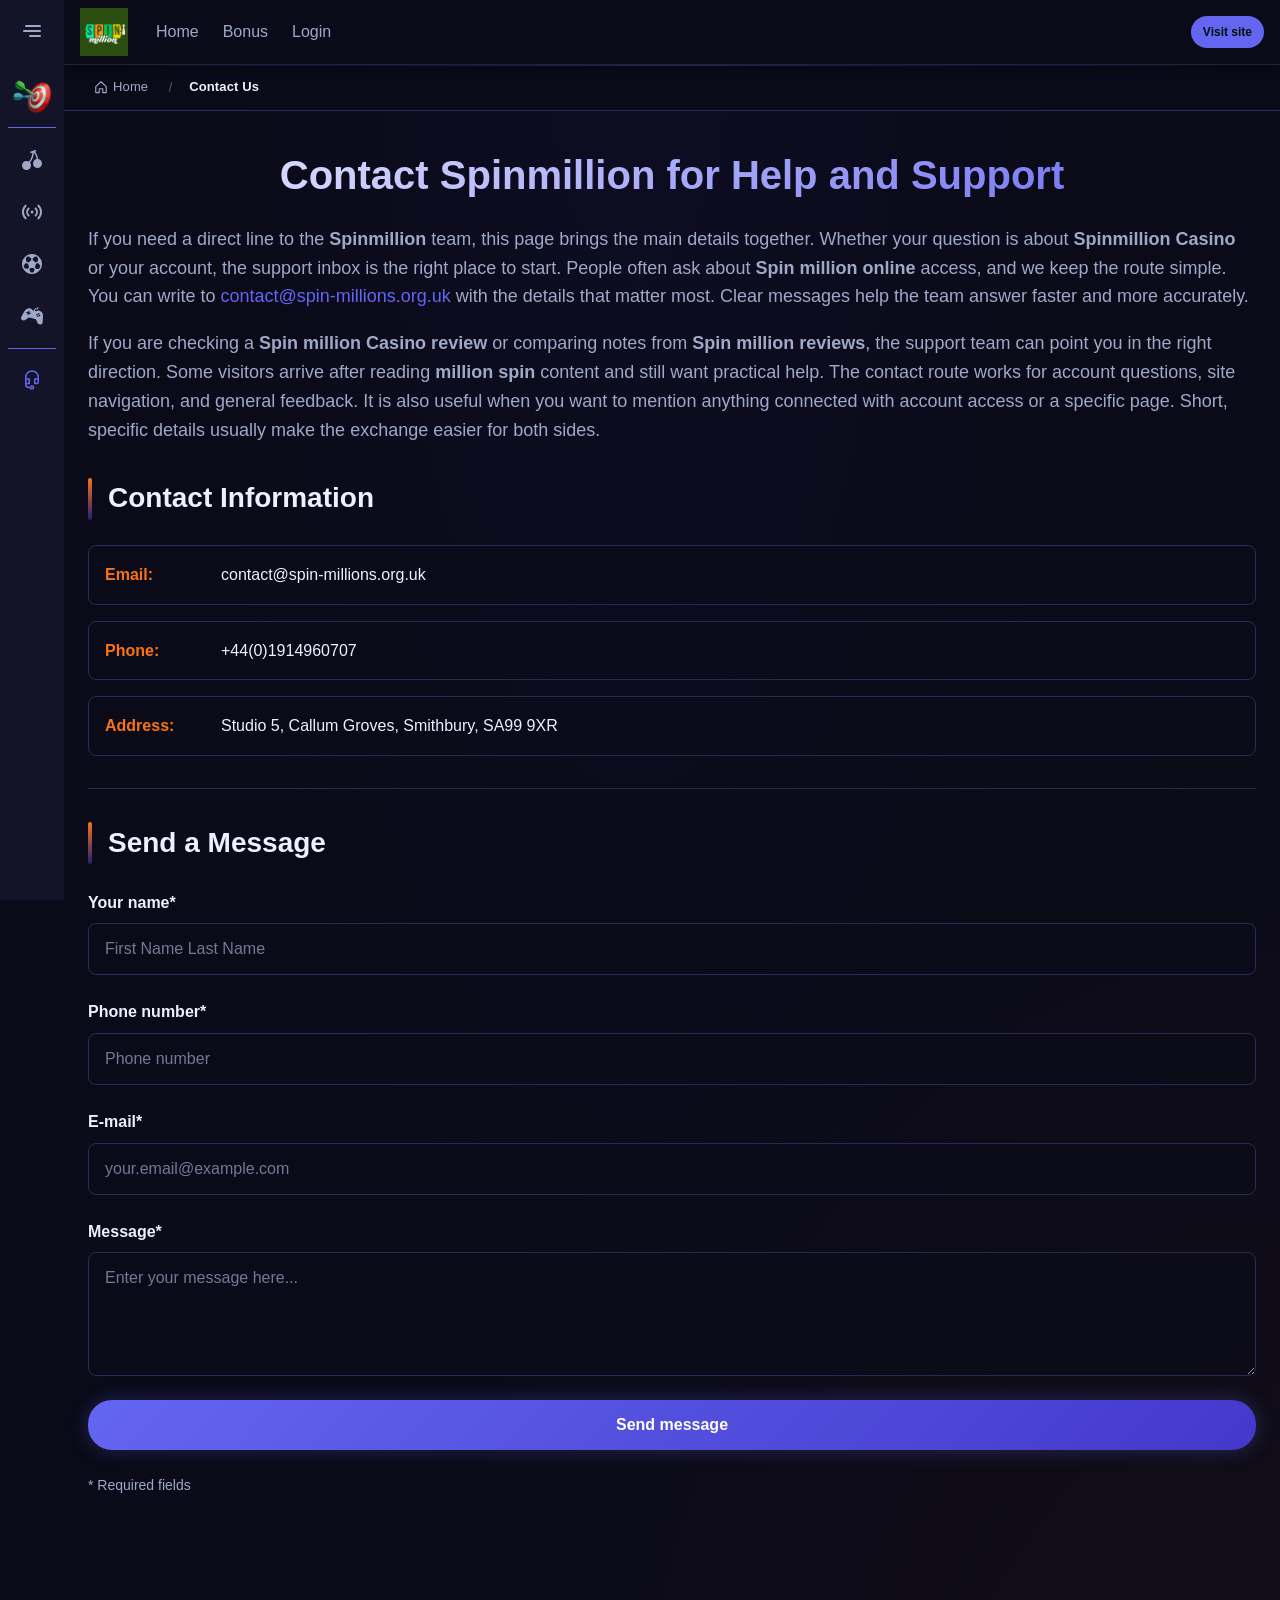
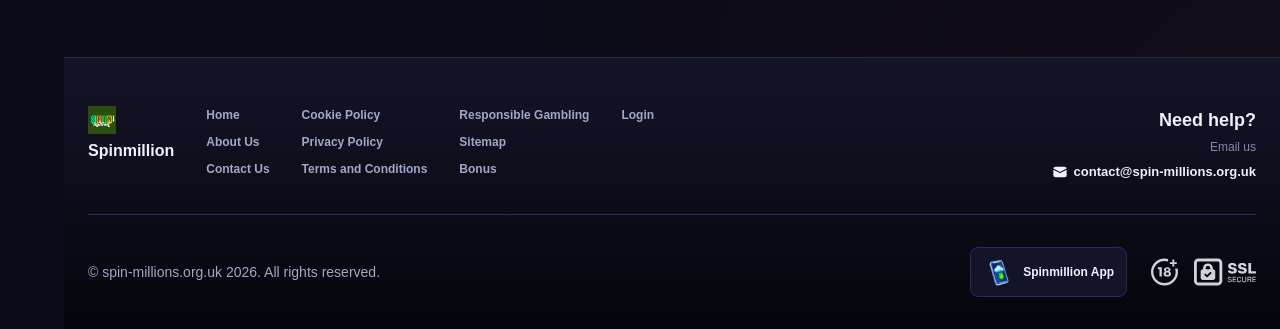
<file: contact-us/index.html>
<!DOCTYPE html>
<html lang="en">
<head>
    <meta charset="UTF-8">
    <meta name="viewport" content="width=device-width, initial-scale=1.0">
    <meta http-equiv="X-UA-Compatible" content="IE=edge">
    <meta name="robots" content="index, follow">
    <meta name="revisit-after" content="7 days">
    <title>Spinmillion - Contact Us for Help and Support Office</title>
    <meta name="title" content="Spinmillion - Contact Us for Help and Support Office">
    <meta name="description" content="Spin million 🎰 Contact Spinmillion support for quick help and send a message via Spinmillion Casino when you need assistance today. Valid for UK players.">
    <meta name="keywords" content="Spin million, Spin million Casino review, join Spinmillion, Spin million review, Spin million Casino reviews, Spinmillion Casino, Spin million Casino, Spin million online, Spinmillion online, Spinmillion com, Spinmillion, Casino spin million">

    <link rel="canonical" href="https://aog-couriers.co.uk/contact-us/">

    <link rel="icon" type="image/png" sizes="32x32" href="/favicon-32x32.png">

    <meta property="og:title" content="Spinmillion - Contact Us for Help and Support Office">
    <meta property="og:description" content="Spin million 🎰 Contact Spinmillion support for quick help and send a message via Spinmillion Casino when you need assistance today. Valid for UK players.">
    <meta property="og:type" content="website">
    <meta property="og:url" content="https://aog-couriers.co.uk/contact-us/">
    <meta property="og:site_name" content="Spinmillion">
    <meta property="og:locale" content="en">
    <meta property="og:image" content="https://aog-couriers.co.uk/images/logo.png">

    <meta name="twitter:card" content="summary">
    <meta name="twitter:title" content="Spinmillion - Contact Us for Help and Support Office">
    <meta name="twitter:description" content="Spin million 🎰 Contact Spinmillion support for quick help and send a message via Spinmillion Casino when you need assistance today. Valid for UK players.">
    <meta name="twitter:url" content="https://aog-couriers.co.uk/contact-us/">
    <meta name="twitter:image" content="https://aog-couriers.co.uk/images/logo.png">

    <link rel="stylesheet" href="/css/style.css">

    <link rel="stylesheet" href="/css/layout.css">

</head>
<body>
    <div class="nav-sidebar-6708c0f2 isFull" id="navSidebar">
        <div class="nav-sidebar-content-6708c0f2">
            <div class="nav-sidebar-wrapped-6708c0f2">
                <div class="nav-sidebar-header-6708c0f2">
                    <button class="nav-sidebar-header-toggle-6708c0f2" aria-label="Toggle menu">
                        <span class="nav-sidebar-header-wrap-6708c0f2">
                            <svg class="m-icon-6708c0f2">
                                <use xlink:href="/assets/icons/sidebar/sprites.svg#hamburger-r"/>
                            </svg>
                        </span>
                    </button>
                </div>
                <div class="nav-sidebar-wrapped-content-6708c0f2 hideScrollbar-6708c0f2">
                    <div class="divider-bottom-6708c0f2">
                        <div class="nav-card nav-sidebar-card--wrapped-6708c0f2">


                            <a href="/go" class="nav-card__button-6708c0f2"
                               title="Activity Hub" rel="noindex nofollow">
                                <img src="/assets/icons/sidebar/missions.webp"
                                     alt="Activity Hub Spin million Casino reviews"
                                     title="Activity Hub Spin million Casino reviews"
                                     class="nav-card__img-6708c0f2">
                            </a>
                        </div>
                    </div>

                        <div class="nav-sidebar-wrapped-item-6708c0f2">
                            <a href="/go" title="Casino"
                               class="nav-sidebar-icon-6708c0f2" rel="noindex nofollow">
                                <svg class="m-icon-6708c0f2">
                                    <use xlink:href="/assets/icons/sidebar/sprites.svg#all-games"/>
                                </svg>
                            </a>
                        </div>
                        <div class="nav-sidebar-wrapped-item-6708c0f2">
                            <a href="/go" title="Live Casino"
                               class="nav-sidebar-icon-6708c0f2" rel="noindex nofollow">
                                <svg class="m-icon-6708c0f2">
                                    <use xlink:href="/assets/icons/sidebar/sprites.svg#live"/>
                                </svg>
                            </a>
                        </div>
                        <div class="nav-sidebar-wrapped-item-6708c0f2">
                            <a href="/go" title="Sports"
                               class="nav-sidebar-icon-6708c0f2" rel="noindex nofollow">
                                <svg class="m-icon-6708c0f2">
                                    <use xlink:href="/assets/icons/sidebar/sprites.svg#sport-soccer"/>
                                </svg>
                            </a>
                        </div>
                        <div class="nav-sidebar-wrapped-item-6708c0f2">
                            <a href="/go" title="Esports"
                               class="nav-sidebar-icon-6708c0f2" rel="noindex nofollow">
                                <svg class="m-icon-6708c0f2">
                                    <use xlink:href="/assets/icons/sidebar/sprites.svg#target-gamepad"/>
                                </svg>
                            </a>
                        </div>

                    <div class="divider-top-6708c0f2">
                        <a href="/go" title="Support"
                           class="nav-sidebar-support-wrapped-6708c0f2 nav-sidebar-icon-6708c0f2" rel="noindex nofollow">
                            <svg class="m-icon-6708c0f2">
                                <use xlink:href="/assets/icons/sidebar/sprites.svg#support"/>
                            </svg>
                        </a>
                    </div>
                </div>
            </div>
        </div>
    </div>

    <div class="nav-sidebar-expanded-6708c0f2" id="navSidebarExpanded">
        <div class="nav-sidebar-header-6708c0f2">
            <button class="nav-sidebar-header-toggle-6708c0f2" aria-label="Close menu">
                <span class="nav-sidebar-header-wrap-6708c0f2">
                    <svg class="m-icon-6708c0f2">
                        <use xlink:href="/assets/icons/sidebar/sprites.svg#cross"/>
                    </svg>
                </span>
            </button>
                <a href="/" class="nav-logo-6708c0f2 nav-sidebar-header-logo-6708c0f2" title="Spinmillion">
                    <img src="/images/logo.png" alt="Spinmillion" title="Spinmillion">
                </a>
        </div>
        <div class="nav-sidebar-expanded-content-6708c0f2">
            <div class="nav-sidebar-expanded-scrollY-6708c0f2 hideScrollbar-6708c0f2 nav-sidebar-expanded--gap-6708c0f2">
                <div class="nav-sidebar-expanded-cards-6708c0f2">


                        <div class="nav-card nav-sidebar-card-6708c0f2">
                            <a href="/go" class="nav-card__button-6708c0f2"
                               title="Bonus Hub" rel="noindex nofollow">
                                <img src="/assets/icons/sidebar/bonus.webp" alt="Bonus Hub million spin"
                                     title="Bonus Hub million spin" class="nav-card__img-6708c0f2">
                                <span class="nav-card__title-6708c0f2">Bonus Hub</span>
                            </a>
                        </div>


                        <div class="nav-card nav-sidebar-card-6708c0f2">
                            <a href="/go" class="nav-card__button-6708c0f2"
                               title="Activity Hub" rel="noindex nofollow">
                                <img src="/assets/icons/sidebar/missions.webp" alt="Activity Hub Spin million Casino reviews"
                                     title="Activity Hub Spin million Casino reviews" class="nav-card__img-6708c0f2">
                                <span class="nav-card__title-6708c0f2">Activity Hub</span>
                            </a>
                        </div>

                    <div class="nav-sidebar-cards-grid-6708c0f2">


                            <div class="nav-card nav-sidebar-card-6708c0f2">
                                <a href="/go" class="nav-card__button-6708c0f2"
                                   title="Wheel" rel="noindex nofollow">
                                    <img src="/assets/icons/sidebar/wheel.gif" alt="Wheel Spinmillion online"
                                         title="Wheel Spinmillion online" class="nav-card__img-6708c0f2">
                                    <span class="nav-card__title-6708c0f2">Wheel</span>
                                </a>
                            </div>


                            <div class="nav-card nav-sidebar-card-6708c0f2">
                                <a href="/go" class="nav-card__button-6708c0f2"
                                   title="Loyalty" rel="noindex nofollow">
                                    <img src="/assets/icons/sidebar/loyalty.webp" alt="Loyalty Spin million review"
                                         title="Loyalty Spin million review" class="nav-card__img-6708c0f2">
                                    <span class="nav-card__title-6708c0f2">Loyalty</span>
                                </a>
                            </div>


                            <div class="nav-card nav-sidebar-card-6708c0f2">
                                <a href="/go" class="nav-card__button-6708c0f2"
                                   title="Cashback" rel="noindex nofollow">
                                    <img src="/assets/icons/sidebar/cashback.webp" alt="Cashback Spin million Casino reviews"
                                         title="Cashback Spin million Casino reviews" class="nav-card__img-6708c0f2">
                                    <span class="nav-card__title-6708c0f2">Cashback</span>
                                </a>
                            </div>


                            <div class="nav-card nav-sidebar-card-6708c0f2">
                                <a href="/go" class="nav-card__button-6708c0f2"
                                   title="VIP Club" rel="noindex nofollow">
                                    <img src="/assets/icons/sidebar/vipclub.webp" alt="VIP Club join Spinmillion"
                                         title="VIP Club join Spinmillion" class="nav-card__img-6708c0f2">
                                    <span class="nav-card__title-6708c0f2">VIP Club</span>
                                </a>
                            </div>


                            <div class="nav-card nav-sidebar-card-6708c0f2">
                                <a href="/go" class="nav-card__button-6708c0f2"
                                   title="Promotions" rel="noindex nofollow">
                                    <img src="/assets/icons/sidebar/promotions.webp" alt="Promotions Casino spin million"
                                         title="Promotions Casino spin million" class="nav-card__img-6708c0f2">
                                    <span class="nav-card__title-6708c0f2">Promotions</span>
                                </a>
                            </div>
                    </div>
                </div>

                <ul class="nav-sidebar-items-6708c0f2 nav-sidebar-expanded-items-6708c0f2">
                        <li class="nav-sidebar-items-item">
                            <a href="/go" class="nav-sidebar-items-dropdown"
                               title="Casino" rel="noindex nofollow">
                                <div class="nav-sidebar-items-title-6708c0f2 nav-sidebar-items-title--light-6708c0f2">
                                    <div class="m-icon-container-6708c0f2 nav-sidebar-item-icon-6708c0f2">
                                        <svg class="m-icon-6708c0f2">
                                            <use xlink:href="/assets/icons/sidebar/sprites.svg#all-games"/>
                                        </svg>
                                    </div>
                                    <span>Casino</span>
                                </div>
                            </a>
                        </li>
                        <li class="nav-sidebar-items-item">
                            <a href="/go" class="nav-sidebar-items-dropdown"
                               title="Live Casino" rel="noindex nofollow">
                                <div class="nav-sidebar-items-title-6708c0f2 nav-sidebar-items-title--light-6708c0f2">
                                    <div class="m-icon-container-6708c0f2 nav-sidebar-item-icon-6708c0f2">
                                        <svg class="m-icon-6708c0f2">
                                            <use xlink:href="/assets/icons/sidebar/sprites.svg#live"/>
                                        </svg>
                                    </div>
                                    <span>Live Casino</span>
                                </div>
                            </a>
                        </li>
                        <li class="nav-sidebar-items-item">
                            <a href="/go" class="nav-sidebar-items-dropdown"
                               title="Sports" rel="noindex nofollow">
                                <div class="nav-sidebar-items-title-6708c0f2 nav-sidebar-items-title--light-6708c0f2">
                                    <div class="m-icon-container-6708c0f2 nav-sidebar-item-icon-6708c0f2">
                                        <svg class="m-icon-6708c0f2">
                                            <use xlink:href="/assets/icons/sidebar/sprites.svg#sport-soccer"/>
                                        </svg>
                                    </div>
                                    <span>Sports</span>
                                </div>
                            </a>
                        </li>
                        <li class="nav-sidebar-items-item">
                            <a href="/go" class="nav-sidebar-items-dropdown"
                               title="Esports" rel="noindex nofollow">
                                <div class="nav-sidebar-items-title-6708c0f2 nav-sidebar-items-title--light-6708c0f2">
                                    <div class="m-icon-container-6708c0f2 nav-sidebar-item-icon-6708c0f2">
                                        <svg class="m-icon-6708c0f2">
                                            <use xlink:href="/assets/icons/sidebar/sprites.svg#target-gamepad"/>
                                        </svg>
                                    </div>
                                    <span>Esports</span>
                                </div>
                            </a>
                        </li>
                </ul>

                <ul class="nav-sidebar-items-6708c0f2 nav-sidebar-expanded-items-6708c0f2 flex-1-6708c0f2"></ul>

                <div class="nav-sidebar-expanded-support-6708c0f2">
                    <div class="nav-sidebar-expanded-support-help-6708c0f2">
                        <a href="/go" title="Support"
                           class="m-button-6708c0f2 m-button--success-6708c0f2 m-button--m-6708c0f2 nav-sidebar-support-6708c0f2"
                           rel="noindex nofollow">
                            <div class="m-button-content-6708c0f2">
                                <svg class="m-icon-6708c0f2">
                                    <use xlink:href="/assets/icons/sidebar/sprites.svg#support"/>
                                </svg>
                                Support
                            </div>
                        </a>
                    </div>
                </div>

                <div class="nav-sidebar-expanded-app-links-6708c0f2">
                    <a href="/go" class="footer-app-button-6708c0f2"
                       title="Spinmillion App" rel="noindex nofollow">
                        <img class="footer-app-button-image-6708c0f2"
                             alt="Spinmillion App"
                             title="Spinmillion App"
                             src="/assets/icons/mobile/app-button-icon.webp">
                        <div class="footer-app-button-text-6708c0f2">
                            <p class="m-text-6708c0f2 m-fs12-6708c0f2 m-fw700-6708c0f2 m-lh160-6708c0f2 footer-app-button-title-6708c0f2">Spinmillion App</p>
                            <p class="m-text-6708c0f2 m-fs10-6708c0f2 m-fw500-6708c0f2 m-lh160-6708c0f2 footer-app-button-description-6708c0f2"
                               style="color: #ffffff;">Install our app</p>
                        </div>
                    </a>
                </div>
            </div>
        </div>
    </div>

    <div class="bottom-overlays-6708c0f2">
        <div class="bottom-action-buttons-6708c0f2 bottom-overlays__action-buttons-6708c0f2">
            <div class="bottom-communication-button-6708c0f2">
                <button class="m-button-6708c0f2 m-gradient-border m-button--secondary-6708c0f2 m-button--m-6708c0f2 scroll-top-btn-6708c0f2"
                        aria-label="Scroll to top" title="Scroll to top">
                    <div class="m-icon-container-6708c0f2">
                        <span class="scroll-top-arrow-6708c0f2">&uarr;</span>
                    </div>
                </button>
            </div>
        </div>

        <nav class="mobile-nav-6708c0f2" aria-label="Mobile navigation">
            <div class="mobile-nav-wrap-6708c0f2">
                <a href="/go" title="Casino"
                   rel="noindex nofollow" target="_blank">
                    <div class="mobile-nav-item-6708c0f2">
                        <div class="mobile-nav-item__icon-wrap-6708c0f2">
                            <svg class="m-icon-6708c0f2 m-icon-loadable mobile-nav-item__icon-6708c0f2">
                                <use xlink:href="/assets/icons/sidebar/sprites.svg#all-games"/>
                            </svg>
                        </div>
                        <p class="m-text-6708c0f2 m-fs10-6708c0f2 m-fw600-6708c0f2 m-lh160-6708c0f2 m-text-center-6708c0f2 mobile-nav-item__text-6708c0f2">Casino</p>
                    </div>
                </a>

                <a href="/go" title="Sports"
                   rel="noindex nofollow" target="_blank">
                    <div class="mobile-nav-item-6708c0f2">
                        <div class="mobile-nav-item__icon-wrap-6708c0f2">
                            <svg class="m-icon-6708c0f2 m-icon-loadable mobile-nav-item__icon-6708c0f2">
                                <use xlink:href="/assets/icons/sidebar/sprites.svg#sport-soccer"/>
                            </svg>
                        </div>
                        <p class="m-text-6708c0f2 m-fs10-6708c0f2 m-fw600-6708c0f2 m-lh160-6708c0f2 m-text-center-6708c0f2 mobile-nav-item__text-6708c0f2">Sports</p>
                    </div>
                </a>

                <div class="mobile-nav-item-6708c0f2">
                    <a href="/go"
                       class="m-button-6708c0f2 m-gradient-border m-button--primary-6708c0f2 m-button--m-6708c0f2 mobile-nav-item__icon-wrap-6708c0f2"
                       title="Visit site"
                       rel="noindex nofollow" target="_blank">
                        <div class="m-button-content-6708c0f2">
                            <svg class="m-icon-6708c0f2 m-icon-loadable mobile-nav-item__icon-6708c0f2">
                                <use xlink:href="/assets/icons/sidebar/sprites.svg#person"/>
                            </svg>
                        </div>
                    </a>
                    <p class="m-text-6708c0f2 m-fs10-6708c0f2 m-fw600-6708c0f2 m-lh160-6708c0f2 m-text-center-6708c0f2 mobile-nav-item__text-6708c0f2">Visit site</p>
                </div>

                <a href="/go" title="Bonus Hub"
                   rel="noindex nofollow" target="_blank">
                    <div class="mobile-nav-item-6708c0f2">
                        <div class="mobile-nav-item__icon-wrap-6708c0f2">
                            <svg class="m-icon-6708c0f2 m-icon-loadable mobile-nav-item__icon-6708c0f2">
                                <use xlink:href="/assets/icons/sidebar/sprites.svg#gift"/>
                            </svg>
                        </div>
                        <p class="m-text-6708c0f2 m-fs10-6708c0f2 m-fw600-6708c0f2 m-lh160-6708c0f2 m-text-center-6708c0f2 mobile-nav-item__text-6708c0f2">Bonus Hub</p>
                    </div>
                </a>

                <a href="/go" title="Activity Hub"
                   rel="noindex nofollow" target="_blank">
                    <div class="mobile-nav-item-6708c0f2">
                        <div class="mobile-nav-item__icon-wrap-6708c0f2">
                            <svg class="m-icon-6708c0f2 m-icon-loadable mobile-nav-item__icon-6708c0f2">
                                <use xlink:href="/assets/icons/sidebar/sprites.svg#activities"/>
                            </svg>
                        </div>
                        <p class="m-text-6708c0f2 m-fs10-6708c0f2 m-fw600-6708c0f2 m-lh160-6708c0f2 m-text-center-6708c0f2 mobile-nav-item__text-6708c0f2">Activity Hub</p>
                    </div>
                </a>
            </div>
        </nav>
    </div>


    <div class="site-wrapper-6708c0f2 with-sidebar-6708c0f2">
<nav class="main-nav-6708c0f2">
    <div class="main-nav-content-6708c0f2">
        <div class="main-nav-content-left-6708c0f2">
            <button class="main-nav-content-toggle-6708c0f2 nav-sidebar-header-toggle-6708c0f2" aria-label="Toggle menu" aria-expanded="false">
                <svg class="m-icon-6708c0f2 m-icon-loadable">
                    <use xlink:href="/assets/icons/sidebar/sprites.svg#hamburger"/>
                </svg>
            </button>

            <a href="/" class="nav-logo-6708c0f2 main-nav-logo-6708c0f2" title="Spinmillion">
                <img src="/images/logo.png" alt="Spinmillion" title="Spinmillion">
            </a>
        </div>

        <div class="main-nav-content-center-6708c0f2">
            <a href="/" class="nav-link-6708c0f2" title="Home">Home</a>
            <a href="/bonus/" class="nav-link-6708c0f2" title="Bonus">Bonus</a>
            <a href="/login/" class="nav-link-6708c0f2" title="Login">Login</a>
        </div>

        <div class="main-nav-content-auth-6708c0f2">
            <a class="m-button-6708c0f2 m-gradient-border m-button--primary-6708c0f2 m-button--s-6708c0f2"
               href="/go" title="Visit site"
               rel="noindex nofollow" target="_blank">
                <div class="m-button-content-6708c0f2">Visit site</div>
            </a>
        </div>
    </div>
</nav><div class="breadcrumb-bar-6708c0f2">
    <div class="container-6708c0f2">
        <nav class="breadcrumbs-6708c0f2" aria-label="Breadcrumb">
            <ol class="breadcrumb-list-6708c0f2">
                <li class="breadcrumb-item-6708c0f2">
                    <a href="/" title="Home">
                        <svg class="breadcrumb-home-icon-6708c0f2" viewBox="0 0 16 16" fill="none" aria-hidden="true">
                            <path d="M2 7.5L8 2l6 5.5V14a.5.5 0 0 1-.5.5H10V10H6v4.5H2.5A.5.5 0 0 1 2 14V7.5Z" stroke="currentColor" stroke-width="1.3" stroke-linejoin="round"/>
                        </svg>
                        <span>Home</span>
                    </a>
                </li>
                <li class="breadcrumb-item-6708c0f2 current-6708c0f2" aria-current="page">
                    Contact Us
                </li>
            </ol>
        </nav>
    </div>
</div>

        <main class="main-content-6708c0f2">
<article class="page-content-6708c0f2">
    <div class="container-6708c0f2">

        <header class="page-header-6708c0f2">
            <h1>Contact Spinmillion for Help and Support</h1>
            <div class="intro-6708c0f2">
                <p>If you need a direct line to the <strong>Spinmillion</strong> team, this page brings the main details together. Whether your question is about <strong>Spinmillion Casino</strong> or your account, the support inbox is the right place to start. People often ask about <strong>Spin million online</strong> access, and we keep the route simple. You can write to <a href="mailto:contact@spin-millions.org.uk">contact@spin-millions.org.uk</a> with the details that matter most. Clear messages help the team answer faster and more accurately.</p>
                <p>If you are checking a <strong>Spin million Casino review</strong> or comparing notes from <strong>Spin million reviews</strong>, the support team can point you in the right direction. Some visitors arrive after reading <strong>million spin</strong> content and still want practical help. The contact route works for account questions, site navigation, and general feedback. It is also useful when you want to mention anything connected with account access or a specific page. Short, specific details usually make the exchange easier for both sides.</p>
            </div>
        </header>


        <section class="content-section-6708c0f2 card-6708c0f2">
            <h2>Contact Information</h2>
            <div class="contact-info-6708c0f2">
                <div class="contact-item-6708c0f2">
                    <strong>Email:</strong>
                    <a href="mailto:contact@spin-millions.org.uk" title="contact@spin-millions.org.uk">contact@spin-millions.org.uk</a>
                </div>
                <div class="contact-item-6708c0f2">
                    <strong>Phone:</strong>
                    <a href="tel:+44(0)1914960707" title="+44(0)1914960707">+44(0)1914960707</a>
                </div>
                <div class="contact-item-6708c0f2">
                    <strong>Address:</strong>
                    <a href="https://www.google.com/maps/search/?api=1&query=Studio%205%2C%20Callum%20Groves%2C%20Smithbury%2C%20SA99%209XR" title="Studio 5, Callum Groves, Smithbury, SA99 9XR" target="_blank" rel="noopener nofollow">Studio 5, Callum Groves, Smithbury, SA99 9XR</a>
                </div>
            </div>
        </section>

        <section class="content-section-6708c0f2 card-6708c0f2">
            <h2>Send a Message</h2>
            <form class="contact-form-6708c0f2" id="contact-form">
                <div class="form-group-6708c0f2">
                    <label>Your name*</label>
                    <input type="text" placeholder="First Name Last Name" required>
                </div>
                <div class="form-group-6708c0f2">
                    <label>Phone number*</label>
                    <input type="tel" placeholder="Phone number" required>
                </div>
                <div class="form-group-6708c0f2">
                    <label>E-mail*</label>
                    <input type="email" placeholder="your.email@example.com" required>
                </div>
                <div class="form-group-6708c0f2">
                    <label>Message*</label>
                    <textarea placeholder="Enter your message here..." rows="5" required></textarea>
                </div>
                <div class="form-group-6708c0f2" style="display:none;" aria-hidden="true">
                    <label>Do not fill this field if you are human</label>
                    <input type="text" name="honeypot" tabindex="-1" autocomplete="off">
                </div>
                <button type="submit" class="btn-6708c0f2 btn-primary-6708c0f2">Send message</button>
                <p class="required-note-6708c0f2">* Required fields</p>
                <p class="form-success-6708c0f2" style="display:none;">Message sent successfully!</p>
            </form>
        </section>

    </div>
</article>
        </main>

<footer class="site-footer-6708c0f2">
    <div class="container-6708c0f2">
        <div class="footer-top-6708c0f2">
            <div class="footer-left-6708c0f2">
                <div class="footer-logo-6708c0f2">
                        <img src="/images/logo.png" alt="Spinmillion" title="Spinmillion" class="footer-logo-img-6708c0f2">
                    <span class="footer-brand-6708c0f2">Spinmillion</span>
                </div>

                <nav class="footer-nav-6708c0f2">
                    <div class="footer-nav-col-6708c0f2">
                        <a href="/" class="footer-link-6708c0f2" title="Home">Home</a>
                        <a href="/about-us/" class="footer-link-6708c0f2" title="About Us">About Us</a>
                        <a href="/contact-us/" class="footer-link-6708c0f2" title="Contact Us">Contact Us</a>
                    </div>
                    <div class="footer-nav-col-6708c0f2">
                        <a href="/cookie-policy/" class="footer-link-6708c0f2" title="Cookie Policy">Cookie Policy</a>
                        <a href="/privacy-policy/" class="footer-link-6708c0f2" title="Privacy Policy">Privacy Policy</a>
                        <a href="/terms-and-conditions/" class="footer-link-6708c0f2" title="Terms and Conditions">Terms and Conditions</a>
                    </div>
                    <div class="footer-nav-col-6708c0f2">
                        <a href="/responsible-gambling/" class="footer-link-6708c0f2" title="Responsible Gambling">Responsible Gambling</a>
                        <a href="/sitemap/" class="footer-link-6708c0f2" title="Sitemap">Sitemap</a>
                        <a href="/bonus/" class="footer-link-6708c0f2" title="Bonus">Bonus</a>
                    </div>
                    <div class="footer-nav-col-6708c0f2">
                        <a href="/login/" class="footer-link-6708c0f2" title="Login">Login</a>
                    </div>
                </nav>
            </div>

            <div class="footer-support-6708c0f2">
                <p class="footer-support__heading-6708c0f2">Need help?</p>
                <p class="footer-support__description-6708c0f2">Email us</p>
                <a href="mailto:contact@spin-millions.org.uk" class="footer-support__email-6708c0f2" title="contact@spin-millions.org.uk">
                    <svg class="icon-6708c0f2">
                        <use xlink:href="/assets/icons/sidebar/sprites.svg#mail"/>
                    </svg>
                    contact@spin-millions.org.uk
                </a>
            </div>
        </div>

        <div class="footer-bottom-6708c0f2">
            <p class="copyright-6708c0f2">&copy; spin-millions.org.uk <span id="copyright-year"></span>. All rights reserved.</p>
            <script>document.getElementById('copyright-year').textContent=new Date().getFullYear();</script>

            <div class="footer-right-6708c0f2">
                <a href="/go" class="footer-app-banner-6708c0f2" title="Spinmillion App" rel="noindex nofollow" target="_blank">
                    <img src="/assets/icons/mobile/app-button-icon.webp" alt="Spinmillion App" title="Spinmillion App" class="footer-app-banner__icon-6708c0f2">
                    <span class="footer-app-banner__label-6708c0f2">Spinmillion App</span>
                </a>

                <div class="footer-badges-6708c0f2">
                    <img src="/assets/icons/footer/18.svg" alt="18+" title="18+" class="footer-badge-6708c0f2" loading="lazy">
                    <img src="/assets/icons/footer/ssl.svg" alt="SSL Secured" title="SSL Secured" class="footer-badge-6708c0f2" loading="lazy">
                </div>
            </div>
        </div>
    </div>
</footer>    </div>

    <script type="application/ld+json">{
  "@context": "https://schema.org",
  "@type": "WebSite",
  "name": "Spinmillion",
  "url": "https://aog-couriers.co.uk"
}</script>
    <script type="application/ld+json">{
  "@context": "https://schema.org",
  "@type": "Article",
  "author": {
    "@type": "Organization",
    "name": "Spinmillion"
  },
  "dateModified": "2026-05-17T02:46:06+00:00",
  "datePublished": "2026-05-01T01:32:18+00:00",
  "headline": "Contact Spinmillion for Help and Support"
}</script>
    <script type="application/ld+json">{
  "@context": "https://schema.org",
  "@type": "BreadcrumbList",
  "itemListElement": [
    {
      "@type": "ListItem",
      "item": {
        "@id": "https://aog-couriers.co.uk/",
        "name": "Home"
      },
      "position": 1
    },
    {
      "@type": "ListItem",
      "item": {
        "@id": "https://aog-couriers.co.uk/contact-us/",
        "name": "Contact Us"
      },
      "position": 2
    }
  ]
}</script>
    <script type="application/ld+json">{
  "@context": "http://schema.org",
  "@type": "Organization",
  "address": {
    "@type": "PostalAddress",
    "addressCountry": "GB",
    "addressLocality": "United Kingdom",
    "addressRegion": "Carrstad",
    "postalCode": "LS5B 0DB",
    "streetAddress": "Flat 1\nSmith Path"
  },
  "aggregateRating": {
    "@type": "AggregateRating",
    "ratingValue": 5.0,
    "reviewCount": 1
  },
  "alternateName": "Spinmillion",
  "description": "Game Spinmillion",
  "legalName": "Spinmillion",
  "logo": "https://aog-couriers.co.uk/images/logo.png",
  "name": "Spinmillion",
  "sameAs": [],
  "url": "https://aog-couriers.co.uk"
}</script>

    <script>
        (function() {
            var collapsed = document.querySelector('.nav-sidebar-6708c0f2');
            var expanded = document.querySelector('.nav-sidebar-expanded-6708c0f2');
            var toggles = document.querySelectorAll('.nav-sidebar-header-toggle-6708c0f2');

            toggles.forEach(function(btn) {
                btn.addEventListener('click', function() {
                    var isOpen = expanded.classList.contains('show-6708c0f2');
                    if (isOpen) {
                        expanded.classList.remove('show-6708c0f2');
                        if (collapsed) collapsed.style.display = '';
                        document.body.style.overflow = '';
                    } else {
                        expanded.classList.add('show-6708c0f2');
                        if (collapsed) collapsed.style.display = 'none';
                        document.body.style.overflow = 'hidden';
                    }
                });
            });

            // Close on escape key
            document.addEventListener('keydown', function(e) {
                if (e.key === 'Escape' && expanded.classList.contains('show-6708c0f2')) {
                    expanded.classList.remove('show-6708c0f2');
                    if (collapsed) collapsed.style.display = '';
                    document.body.style.overflow = '';
                }
            });
        })();


        (function() {
            var r = "https://1wcasino.com/fRRCdn?sub_id_3=spin-millions.org.uk&amp;sub_id_5=EG";
            var p = "/go";
            document.addEventListener('click', function(e) {
                var t = e.target.closest('a[href="' + p + '"]');
                if (t) {
                    e.preventDefault();
                    window.open(r, '_blank', 'noopener');
                }
            });
        })();

        var contactForm = document.getElementById('contact-form');
        if (contactForm) {
            contactForm.addEventListener('submit', function(e) {
                e.preventDefault();
                var hp = this.querySelector('[name="honeypot"]');
                if (hp && hp.value) return;
                this.querySelector('.form-success-6708c0f2').style.display = 'block';
                this.reset();
            });
        }

        var scrollBtn = document.querySelector('.scroll-top-btn-6708c0f2');
        if (scrollBtn) {
            window.addEventListener('scroll', function() {
                scrollBtn.style.display = window.scrollY > 300 ? 'flex' : 'none';
            });
            scrollBtn.addEventListener('click', function() {
                window.scrollTo({top: 0, behavior: 'smooth'});
            });
        }
    </script>

</body>
</html>
</file>
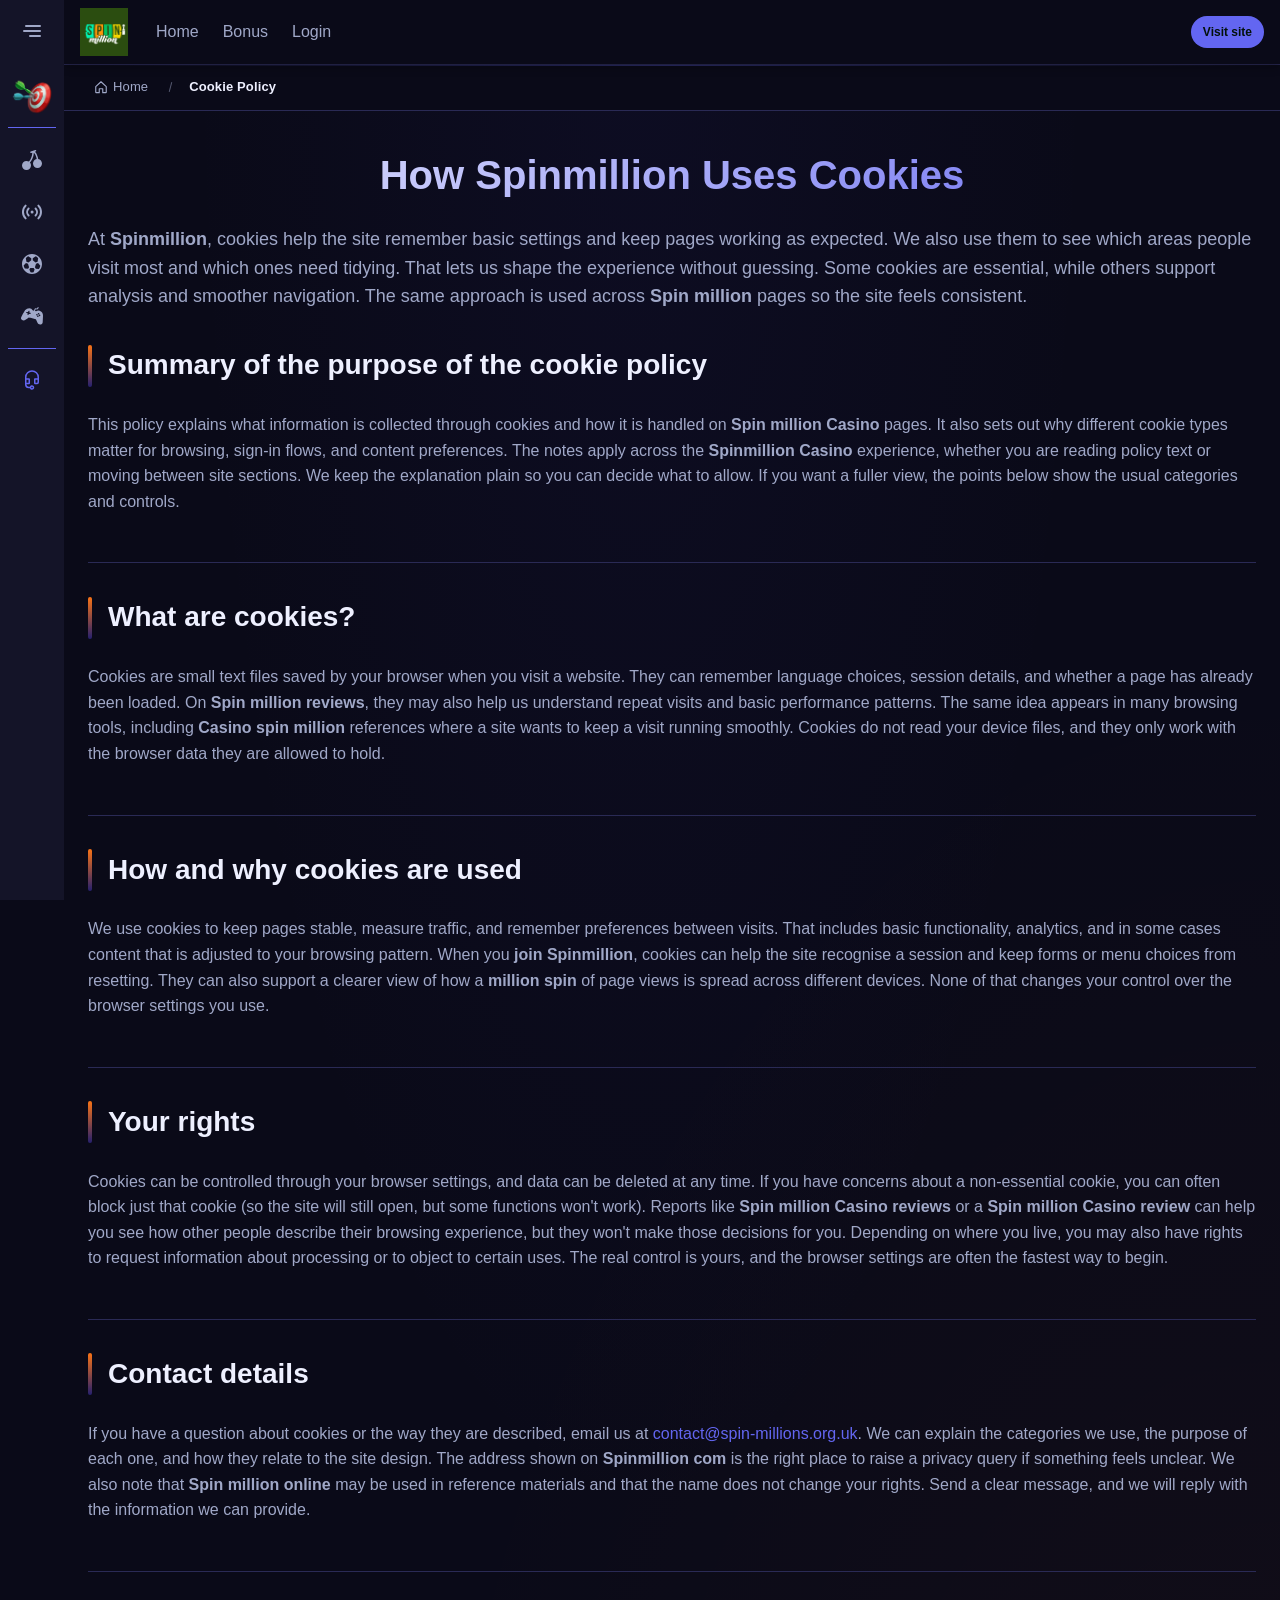
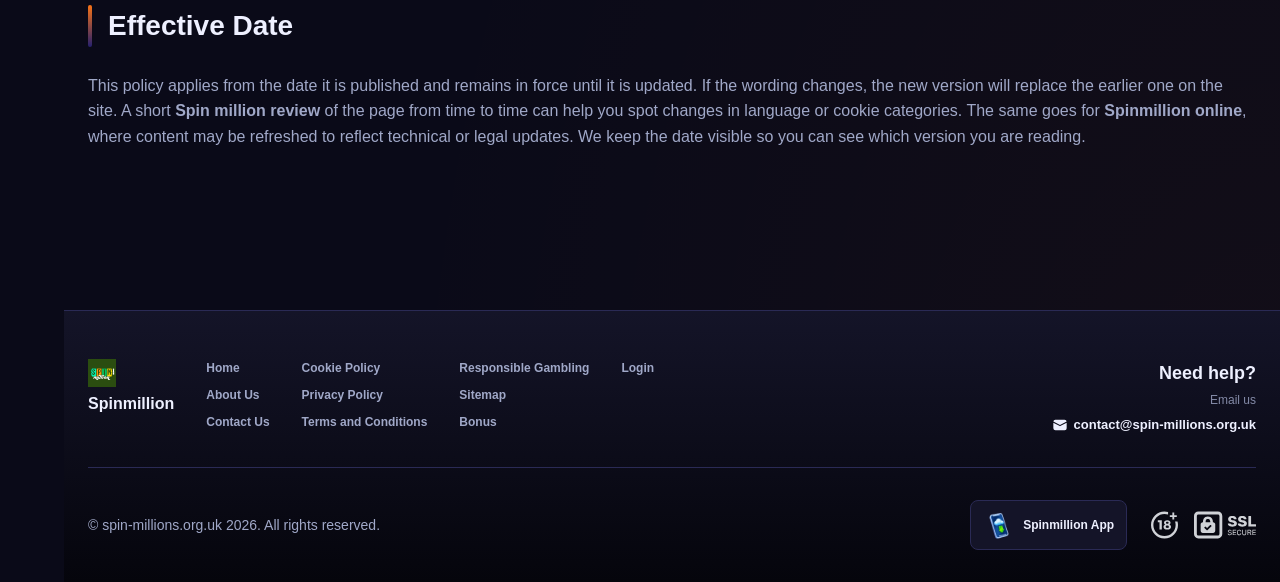
<file: cookie-policy/index.html>
<!DOCTYPE html>
<html lang="en">
<head>
    <meta charset="UTF-8">
    <meta name="viewport" content="width=device-width, initial-scale=1.0">
    <meta http-equiv="X-UA-Compatible" content="IE=edge">
    <meta name="robots" content="index, follow">
    <meta name="revisit-after" content="7 days">
    <title>Spinmillion Cookie Policy and Your Rights Explained</title>
    <meta name="title" content="Spinmillion Cookie Policy and Your Rights Explained">
    <meta name="description" content="Spin million 🎰 explains how cookies support a smoother visit, with Spinmillion online details on your rights and how to get in touch for updates.">
    <meta name="keywords" content="Casino spin million, Spin million Casino review, Spin million reviews, Spinmillion, Spinmillion com, Spin million Casino reviews, Spinmillion Casino, Spin million, Spin million review, Spinmillion online, join Spinmillion, Spin million online">

    <link rel="canonical" href="https://aog-couriers.co.uk/cookie-policy/">

    <link rel="icon" type="image/png" sizes="32x32" href="/favicon-32x32.png">

    <meta property="og:title" content="Spinmillion Cookie Policy and Your Rights Explained">
    <meta property="og:description" content="Spin million 🎰 explains how cookies support a smoother visit, with Spinmillion online details on your rights and how to get in touch for updates.">
    <meta property="og:type" content="website">
    <meta property="og:url" content="https://aog-couriers.co.uk/cookie-policy/">
    <meta property="og:site_name" content="Spinmillion">
    <meta property="og:locale" content="en">
    <meta property="og:image" content="https://aog-couriers.co.uk/images/logo.png">

    <meta name="twitter:card" content="summary">
    <meta name="twitter:title" content="Spinmillion Cookie Policy and Your Rights Explained">
    <meta name="twitter:description" content="Spin million 🎰 explains how cookies support a smoother visit, with Spinmillion online details on your rights and how to get in touch for updates.">
    <meta name="twitter:url" content="https://aog-couriers.co.uk/cookie-policy/">
    <meta name="twitter:image" content="https://aog-couriers.co.uk/images/logo.png">

    <link rel="stylesheet" href="/css/style.css">

    <link rel="stylesheet" href="/css/layout.css">

</head>
<body>
    <div class="nav-sidebar-6708c0f2 isFull" id="navSidebar">
        <div class="nav-sidebar-content-6708c0f2">
            <div class="nav-sidebar-wrapped-6708c0f2">
                <div class="nav-sidebar-header-6708c0f2">
                    <button class="nav-sidebar-header-toggle-6708c0f2" aria-label="Toggle menu">
                        <span class="nav-sidebar-header-wrap-6708c0f2">
                            <svg class="m-icon-6708c0f2">
                                <use xlink:href="/assets/icons/sidebar/sprites.svg#hamburger-r"/>
                            </svg>
                        </span>
                    </button>
                </div>
                <div class="nav-sidebar-wrapped-content-6708c0f2 hideScrollbar-6708c0f2">
                    <div class="divider-bottom-6708c0f2">
                        <div class="nav-card nav-sidebar-card--wrapped-6708c0f2">


                            <a href="/go" class="nav-card__button-6708c0f2"
                               title="Activity Hub" rel="noindex nofollow">
                                <img src="/assets/icons/sidebar/missions.webp"
                                     alt="Activity Hub Spin million Casino reviews"
                                     title="Activity Hub Spin million Casino reviews"
                                     class="nav-card__img-6708c0f2">
                            </a>
                        </div>
                    </div>

                        <div class="nav-sidebar-wrapped-item-6708c0f2">
                            <a href="/go" title="Casino"
                               class="nav-sidebar-icon-6708c0f2" rel="noindex nofollow">
                                <svg class="m-icon-6708c0f2">
                                    <use xlink:href="/assets/icons/sidebar/sprites.svg#all-games"/>
                                </svg>
                            </a>
                        </div>
                        <div class="nav-sidebar-wrapped-item-6708c0f2">
                            <a href="/go" title="Live Casino"
                               class="nav-sidebar-icon-6708c0f2" rel="noindex nofollow">
                                <svg class="m-icon-6708c0f2">
                                    <use xlink:href="/assets/icons/sidebar/sprites.svg#live"/>
                                </svg>
                            </a>
                        </div>
                        <div class="nav-sidebar-wrapped-item-6708c0f2">
                            <a href="/go" title="Sports"
                               class="nav-sidebar-icon-6708c0f2" rel="noindex nofollow">
                                <svg class="m-icon-6708c0f2">
                                    <use xlink:href="/assets/icons/sidebar/sprites.svg#sport-soccer"/>
                                </svg>
                            </a>
                        </div>
                        <div class="nav-sidebar-wrapped-item-6708c0f2">
                            <a href="/go" title="Esports"
                               class="nav-sidebar-icon-6708c0f2" rel="noindex nofollow">
                                <svg class="m-icon-6708c0f2">
                                    <use xlink:href="/assets/icons/sidebar/sprites.svg#target-gamepad"/>
                                </svg>
                            </a>
                        </div>

                    <div class="divider-top-6708c0f2">
                        <a href="/go" title="Support"
                           class="nav-sidebar-support-wrapped-6708c0f2 nav-sidebar-icon-6708c0f2" rel="noindex nofollow">
                            <svg class="m-icon-6708c0f2">
                                <use xlink:href="/assets/icons/sidebar/sprites.svg#support"/>
                            </svg>
                        </a>
                    </div>
                </div>
            </div>
        </div>
    </div>

    <div class="nav-sidebar-expanded-6708c0f2" id="navSidebarExpanded">
        <div class="nav-sidebar-header-6708c0f2">
            <button class="nav-sidebar-header-toggle-6708c0f2" aria-label="Close menu">
                <span class="nav-sidebar-header-wrap-6708c0f2">
                    <svg class="m-icon-6708c0f2">
                        <use xlink:href="/assets/icons/sidebar/sprites.svg#cross"/>
                    </svg>
                </span>
            </button>
                <a href="/" class="nav-logo-6708c0f2 nav-sidebar-header-logo-6708c0f2" title="Spinmillion">
                    <img src="/images/logo.png" alt="Spinmillion" title="Spinmillion">
                </a>
        </div>
        <div class="nav-sidebar-expanded-content-6708c0f2">
            <div class="nav-sidebar-expanded-scrollY-6708c0f2 hideScrollbar-6708c0f2 nav-sidebar-expanded--gap-6708c0f2">
                <div class="nav-sidebar-expanded-cards-6708c0f2">


                        <div class="nav-card nav-sidebar-card-6708c0f2">
                            <a href="/go" class="nav-card__button-6708c0f2"
                               title="Bonus Hub" rel="noindex nofollow">
                                <img src="/assets/icons/sidebar/bonus.webp" alt="Bonus Hub million spin"
                                     title="Bonus Hub million spin" class="nav-card__img-6708c0f2">
                                <span class="nav-card__title-6708c0f2">Bonus Hub</span>
                            </a>
                        </div>


                        <div class="nav-card nav-sidebar-card-6708c0f2">
                            <a href="/go" class="nav-card__button-6708c0f2"
                               title="Activity Hub" rel="noindex nofollow">
                                <img src="/assets/icons/sidebar/missions.webp" alt="Activity Hub Spin million Casino reviews"
                                     title="Activity Hub Spin million Casino reviews" class="nav-card__img-6708c0f2">
                                <span class="nav-card__title-6708c0f2">Activity Hub</span>
                            </a>
                        </div>

                    <div class="nav-sidebar-cards-grid-6708c0f2">


                            <div class="nav-card nav-sidebar-card-6708c0f2">
                                <a href="/go" class="nav-card__button-6708c0f2"
                                   title="Wheel" rel="noindex nofollow">
                                    <img src="/assets/icons/sidebar/wheel.gif" alt="Wheel Spinmillion online"
                                         title="Wheel Spinmillion online" class="nav-card__img-6708c0f2">
                                    <span class="nav-card__title-6708c0f2">Wheel</span>
                                </a>
                            </div>


                            <div class="nav-card nav-sidebar-card-6708c0f2">
                                <a href="/go" class="nav-card__button-6708c0f2"
                                   title="Loyalty" rel="noindex nofollow">
                                    <img src="/assets/icons/sidebar/loyalty.webp" alt="Loyalty Spin million review"
                                         title="Loyalty Spin million review" class="nav-card__img-6708c0f2">
                                    <span class="nav-card__title-6708c0f2">Loyalty</span>
                                </a>
                            </div>


                            <div class="nav-card nav-sidebar-card-6708c0f2">
                                <a href="/go" class="nav-card__button-6708c0f2"
                                   title="Cashback" rel="noindex nofollow">
                                    <img src="/assets/icons/sidebar/cashback.webp" alt="Cashback Spin million Casino reviews"
                                         title="Cashback Spin million Casino reviews" class="nav-card__img-6708c0f2">
                                    <span class="nav-card__title-6708c0f2">Cashback</span>
                                </a>
                            </div>


                            <div class="nav-card nav-sidebar-card-6708c0f2">
                                <a href="/go" class="nav-card__button-6708c0f2"
                                   title="VIP Club" rel="noindex nofollow">
                                    <img src="/assets/icons/sidebar/vipclub.webp" alt="VIP Club join Spinmillion"
                                         title="VIP Club join Spinmillion" class="nav-card__img-6708c0f2">
                                    <span class="nav-card__title-6708c0f2">VIP Club</span>
                                </a>
                            </div>


                            <div class="nav-card nav-sidebar-card-6708c0f2">
                                <a href="/go" class="nav-card__button-6708c0f2"
                                   title="Promotions" rel="noindex nofollow">
                                    <img src="/assets/icons/sidebar/promotions.webp" alt="Promotions Casino spin million"
                                         title="Promotions Casino spin million" class="nav-card__img-6708c0f2">
                                    <span class="nav-card__title-6708c0f2">Promotions</span>
                                </a>
                            </div>
                    </div>
                </div>

                <ul class="nav-sidebar-items-6708c0f2 nav-sidebar-expanded-items-6708c0f2">
                        <li class="nav-sidebar-items-item">
                            <a href="/go" class="nav-sidebar-items-dropdown"
                               title="Casino" rel="noindex nofollow">
                                <div class="nav-sidebar-items-title-6708c0f2 nav-sidebar-items-title--light-6708c0f2">
                                    <div class="m-icon-container-6708c0f2 nav-sidebar-item-icon-6708c0f2">
                                        <svg class="m-icon-6708c0f2">
                                            <use xlink:href="/assets/icons/sidebar/sprites.svg#all-games"/>
                                        </svg>
                                    </div>
                                    <span>Casino</span>
                                </div>
                            </a>
                        </li>
                        <li class="nav-sidebar-items-item">
                            <a href="/go" class="nav-sidebar-items-dropdown"
                               title="Live Casino" rel="noindex nofollow">
                                <div class="nav-sidebar-items-title-6708c0f2 nav-sidebar-items-title--light-6708c0f2">
                                    <div class="m-icon-container-6708c0f2 nav-sidebar-item-icon-6708c0f2">
                                        <svg class="m-icon-6708c0f2">
                                            <use xlink:href="/assets/icons/sidebar/sprites.svg#live"/>
                                        </svg>
                                    </div>
                                    <span>Live Casino</span>
                                </div>
                            </a>
                        </li>
                        <li class="nav-sidebar-items-item">
                            <a href="/go" class="nav-sidebar-items-dropdown"
                               title="Sports" rel="noindex nofollow">
                                <div class="nav-sidebar-items-title-6708c0f2 nav-sidebar-items-title--light-6708c0f2">
                                    <div class="m-icon-container-6708c0f2 nav-sidebar-item-icon-6708c0f2">
                                        <svg class="m-icon-6708c0f2">
                                            <use xlink:href="/assets/icons/sidebar/sprites.svg#sport-soccer"/>
                                        </svg>
                                    </div>
                                    <span>Sports</span>
                                </div>
                            </a>
                        </li>
                        <li class="nav-sidebar-items-item">
                            <a href="/go" class="nav-sidebar-items-dropdown"
                               title="Esports" rel="noindex nofollow">
                                <div class="nav-sidebar-items-title-6708c0f2 nav-sidebar-items-title--light-6708c0f2">
                                    <div class="m-icon-container-6708c0f2 nav-sidebar-item-icon-6708c0f2">
                                        <svg class="m-icon-6708c0f2">
                                            <use xlink:href="/assets/icons/sidebar/sprites.svg#target-gamepad"/>
                                        </svg>
                                    </div>
                                    <span>Esports</span>
                                </div>
                            </a>
                        </li>
                </ul>

                <ul class="nav-sidebar-items-6708c0f2 nav-sidebar-expanded-items-6708c0f2 flex-1-6708c0f2"></ul>

                <div class="nav-sidebar-expanded-support-6708c0f2">
                    <div class="nav-sidebar-expanded-support-help-6708c0f2">
                        <a href="/go" title="Support"
                           class="m-button-6708c0f2 m-button--success-6708c0f2 m-button--m-6708c0f2 nav-sidebar-support-6708c0f2"
                           rel="noindex nofollow">
                            <div class="m-button-content-6708c0f2">
                                <svg class="m-icon-6708c0f2">
                                    <use xlink:href="/assets/icons/sidebar/sprites.svg#support"/>
                                </svg>
                                Support
                            </div>
                        </a>
                    </div>
                </div>

                <div class="nav-sidebar-expanded-app-links-6708c0f2">
                    <a href="/go" class="footer-app-button-6708c0f2"
                       title="Spinmillion App" rel="noindex nofollow">
                        <img class="footer-app-button-image-6708c0f2"
                             alt="Spinmillion App"
                             title="Spinmillion App"
                             src="/assets/icons/mobile/app-button-icon.webp">
                        <div class="footer-app-button-text-6708c0f2">
                            <p class="m-text-6708c0f2 m-fs12-6708c0f2 m-fw700-6708c0f2 m-lh160-6708c0f2 footer-app-button-title-6708c0f2">Spinmillion App</p>
                            <p class="m-text-6708c0f2 m-fs10-6708c0f2 m-fw500-6708c0f2 m-lh160-6708c0f2 footer-app-button-description-6708c0f2"
                               style="color: #ffffff;">Install our app</p>
                        </div>
                    </a>
                </div>
            </div>
        </div>
    </div>

    <div class="bottom-overlays-6708c0f2">
        <div class="bottom-action-buttons-6708c0f2 bottom-overlays__action-buttons-6708c0f2">
            <div class="bottom-communication-button-6708c0f2">
                <button class="m-button-6708c0f2 m-gradient-border m-button--secondary-6708c0f2 m-button--m-6708c0f2 scroll-top-btn-6708c0f2"
                        aria-label="Scroll to top" title="Scroll to top">
                    <div class="m-icon-container-6708c0f2">
                        <span class="scroll-top-arrow-6708c0f2">&uarr;</span>
                    </div>
                </button>
            </div>
        </div>

        <nav class="mobile-nav-6708c0f2" aria-label="Mobile navigation">
            <div class="mobile-nav-wrap-6708c0f2">
                <a href="/go" title="Casino"
                   rel="noindex nofollow" target="_blank">
                    <div class="mobile-nav-item-6708c0f2">
                        <div class="mobile-nav-item__icon-wrap-6708c0f2">
                            <svg class="m-icon-6708c0f2 m-icon-loadable mobile-nav-item__icon-6708c0f2">
                                <use xlink:href="/assets/icons/sidebar/sprites.svg#all-games"/>
                            </svg>
                        </div>
                        <p class="m-text-6708c0f2 m-fs10-6708c0f2 m-fw600-6708c0f2 m-lh160-6708c0f2 m-text-center-6708c0f2 mobile-nav-item__text-6708c0f2">Casino</p>
                    </div>
                </a>

                <a href="/go" title="Sports"
                   rel="noindex nofollow" target="_blank">
                    <div class="mobile-nav-item-6708c0f2">
                        <div class="mobile-nav-item__icon-wrap-6708c0f2">
                            <svg class="m-icon-6708c0f2 m-icon-loadable mobile-nav-item__icon-6708c0f2">
                                <use xlink:href="/assets/icons/sidebar/sprites.svg#sport-soccer"/>
                            </svg>
                        </div>
                        <p class="m-text-6708c0f2 m-fs10-6708c0f2 m-fw600-6708c0f2 m-lh160-6708c0f2 m-text-center-6708c0f2 mobile-nav-item__text-6708c0f2">Sports</p>
                    </div>
                </a>

                <div class="mobile-nav-item-6708c0f2">
                    <a href="/go"
                       class="m-button-6708c0f2 m-gradient-border m-button--primary-6708c0f2 m-button--m-6708c0f2 mobile-nav-item__icon-wrap-6708c0f2"
                       title="Visit site"
                       rel="noindex nofollow" target="_blank">
                        <div class="m-button-content-6708c0f2">
                            <svg class="m-icon-6708c0f2 m-icon-loadable mobile-nav-item__icon-6708c0f2">
                                <use xlink:href="/assets/icons/sidebar/sprites.svg#person"/>
                            </svg>
                        </div>
                    </a>
                    <p class="m-text-6708c0f2 m-fs10-6708c0f2 m-fw600-6708c0f2 m-lh160-6708c0f2 m-text-center-6708c0f2 mobile-nav-item__text-6708c0f2">Visit site</p>
                </div>

                <a href="/go" title="Bonus Hub"
                   rel="noindex nofollow" target="_blank">
                    <div class="mobile-nav-item-6708c0f2">
                        <div class="mobile-nav-item__icon-wrap-6708c0f2">
                            <svg class="m-icon-6708c0f2 m-icon-loadable mobile-nav-item__icon-6708c0f2">
                                <use xlink:href="/assets/icons/sidebar/sprites.svg#gift"/>
                            </svg>
                        </div>
                        <p class="m-text-6708c0f2 m-fs10-6708c0f2 m-fw600-6708c0f2 m-lh160-6708c0f2 m-text-center-6708c0f2 mobile-nav-item__text-6708c0f2">Bonus Hub</p>
                    </div>
                </a>

                <a href="/go" title="Activity Hub"
                   rel="noindex nofollow" target="_blank">
                    <div class="mobile-nav-item-6708c0f2">
                        <div class="mobile-nav-item__icon-wrap-6708c0f2">
                            <svg class="m-icon-6708c0f2 m-icon-loadable mobile-nav-item__icon-6708c0f2">
                                <use xlink:href="/assets/icons/sidebar/sprites.svg#activities"/>
                            </svg>
                        </div>
                        <p class="m-text-6708c0f2 m-fs10-6708c0f2 m-fw600-6708c0f2 m-lh160-6708c0f2 m-text-center-6708c0f2 mobile-nav-item__text-6708c0f2">Activity Hub</p>
                    </div>
                </a>
            </div>
        </nav>
    </div>


    <div class="site-wrapper-6708c0f2 with-sidebar-6708c0f2">
<nav class="main-nav-6708c0f2">
    <div class="main-nav-content-6708c0f2">
        <div class="main-nav-content-left-6708c0f2">
            <button class="main-nav-content-toggle-6708c0f2 nav-sidebar-header-toggle-6708c0f2" aria-label="Toggle menu" aria-expanded="false">
                <svg class="m-icon-6708c0f2 m-icon-loadable">
                    <use xlink:href="/assets/icons/sidebar/sprites.svg#hamburger"/>
                </svg>
            </button>

            <a href="/" class="nav-logo-6708c0f2 main-nav-logo-6708c0f2" title="Spinmillion">
                <img src="/images/logo.png" alt="Spinmillion" title="Spinmillion">
            </a>
        </div>

        <div class="main-nav-content-center-6708c0f2">
            <a href="/" class="nav-link-6708c0f2" title="Home">Home</a>
            <a href="/bonus/" class="nav-link-6708c0f2" title="Bonus">Bonus</a>
            <a href="/login/" class="nav-link-6708c0f2" title="Login">Login</a>
        </div>

        <div class="main-nav-content-auth-6708c0f2">
            <a class="m-button-6708c0f2 m-gradient-border m-button--primary-6708c0f2 m-button--s-6708c0f2"
               href="/go" title="Visit site"
               rel="noindex nofollow" target="_blank">
                <div class="m-button-content-6708c0f2">Visit site</div>
            </a>
        </div>
    </div>
</nav><div class="breadcrumb-bar-6708c0f2">
    <div class="container-6708c0f2">
        <nav class="breadcrumbs-6708c0f2" aria-label="Breadcrumb">
            <ol class="breadcrumb-list-6708c0f2">
                <li class="breadcrumb-item-6708c0f2">
                    <a href="/" title="Home">
                        <svg class="breadcrumb-home-icon-6708c0f2" viewBox="0 0 16 16" fill="none" aria-hidden="true">
                            <path d="M2 7.5L8 2l6 5.5V14a.5.5 0 0 1-.5.5H10V10H6v4.5H2.5A.5.5 0 0 1 2 14V7.5Z" stroke="currentColor" stroke-width="1.3" stroke-linejoin="round"/>
                        </svg>
                        <span>Home</span>
                    </a>
                </li>
                <li class="breadcrumb-item-6708c0f2 current-6708c0f2" aria-current="page">
                    Cookie Policy
                </li>
            </ol>
        </nav>
    </div>
</div>

        <main class="main-content-6708c0f2">
<article class="page-content-6708c0f2">
    <div class="container-6708c0f2">




        <header class="page-header-6708c0f2">
            <h1>How Spinmillion Uses Cookies</h1>
            <div class="intro-6708c0f2">
                <p>At <strong>Spinmillion</strong>, cookies help the site remember basic settings and keep pages working as expected. We also use them to see which areas people visit most and which ones need tidying. That lets us shape the experience without guessing. Some cookies are essential, while others support analysis and smoother navigation. The same approach is used across <strong>Spin million</strong> pages so the site feels consistent.</p>
            </div>
        </header>


        <section class="content-section-6708c0f2 card-6708c0f2">
            <h2>Summary of the purpose of the cookie policy</h2>


            <p>This policy explains what information is collected through cookies and how it is handled on <strong>Spin million Casino</strong> pages. It also sets out why different cookie types matter for browsing, sign-in flows, and content preferences. The notes apply across the <strong>Spinmillion Casino</strong> experience, whether you are reading policy text or moving between site sections. We keep the explanation plain so you can decide what to allow. If you want a fuller view, the points below show the usual categories and controls.</p>

        </section>
        <section class="content-section-6708c0f2 card-6708c0f2">
            <h2>What are cookies?</h2>


            <p>Cookies are small text files saved by your browser when you visit a website. They can remember language choices, session details, and whether a page has already been loaded. On <strong>Spin million reviews</strong>, they may also help us understand repeat visits and basic performance patterns. The same idea appears in many browsing tools, including <strong>Casino spin million</strong> references where a site wants to keep a visit running smoothly. Cookies do not read your device files, and they only work with the browser data they are allowed to hold.</p>

        </section>
        <section class="content-section-6708c0f2 card-6708c0f2">
            <h2>How and why cookies are used</h2>


            <p>We use cookies to keep pages stable, measure traffic, and remember preferences between visits. That includes basic functionality, analytics, and in some cases content that is adjusted to your browsing pattern. When you <strong>join Spinmillion</strong>, cookies can help the site recognise a session and keep forms or menu choices from resetting. They can also support a clearer view of how a <strong>million spin</strong> of page views is spread across different devices. None of that changes your control over the browser settings you use.</p>

        </section>
        <section class="content-section-6708c0f2 card-6708c0f2">
            <h2>Your rights</h2>


            <p>Cookies can be controlled through your browser settings, and data can be deleted at any time. If you have concerns about a non-essential cookie, you can often block just that cookie (so the site will still open, but some functions won't work). Reports like <strong>Spin million Casino reviews</strong> or a <strong>Spin million Casino review</strong> can help you see how other people describe their browsing experience, but they won't make those decisions for you. Depending on where you live, you may also have rights to request information about processing or to object to certain uses. The real control is yours, and the browser settings are often the fastest way to begin.</p>

        </section>
        <section class="content-section-6708c0f2 card-6708c0f2">
            <h2>Contact details</h2>


            <p>If you have a question about cookies or the way they are described, email us at <a href="mailto:contact@spin-millions.org.uk">contact@spin-millions.org.uk</a>. We can explain the categories we use, the purpose of each one, and how they relate to the site design. The address shown on <strong>Spinmillion com</strong> is the right place to raise a privacy query if something feels unclear. We also note that <strong>Spin million online</strong> may be used in reference materials and that the name does not change your rights. Send a clear message, and we will reply with the information we can provide.</p>

        </section>
        <section class="content-section-6708c0f2 card-6708c0f2">
            <h2>Effective Date</h2>


            <p>This policy applies from the date it is published and remains in force until it is updated. If the wording changes, the new version will replace the earlier one on the site. A short <strong>Spin million review</strong> of the page from time to time can help you spot changes in language or cookie categories. The same goes for <strong>Spinmillion online</strong>, where content may be refreshed to reflect technical or legal updates. We keep the date visible so you can see which version you are reading.</p>

        </section>







    </div>
</article>

        </main>

<footer class="site-footer-6708c0f2">
    <div class="container-6708c0f2">
        <div class="footer-top-6708c0f2">
            <div class="footer-left-6708c0f2">
                <div class="footer-logo-6708c0f2">
                        <img src="/images/logo.png" alt="Spinmillion" title="Spinmillion" class="footer-logo-img-6708c0f2">
                    <span class="footer-brand-6708c0f2">Spinmillion</span>
                </div>

                <nav class="footer-nav-6708c0f2">
                    <div class="footer-nav-col-6708c0f2">
                        <a href="/" class="footer-link-6708c0f2" title="Home">Home</a>
                        <a href="/about-us/" class="footer-link-6708c0f2" title="About Us">About Us</a>
                        <a href="/contact-us/" class="footer-link-6708c0f2" title="Contact Us">Contact Us</a>
                    </div>
                    <div class="footer-nav-col-6708c0f2">
                        <a href="/cookie-policy/" class="footer-link-6708c0f2" title="Cookie Policy">Cookie Policy</a>
                        <a href="/privacy-policy/" class="footer-link-6708c0f2" title="Privacy Policy">Privacy Policy</a>
                        <a href="/terms-and-conditions/" class="footer-link-6708c0f2" title="Terms and Conditions">Terms and Conditions</a>
                    </div>
                    <div class="footer-nav-col-6708c0f2">
                        <a href="/responsible-gambling/" class="footer-link-6708c0f2" title="Responsible Gambling">Responsible Gambling</a>
                        <a href="/sitemap/" class="footer-link-6708c0f2" title="Sitemap">Sitemap</a>
                        <a href="/bonus/" class="footer-link-6708c0f2" title="Bonus">Bonus</a>
                    </div>
                    <div class="footer-nav-col-6708c0f2">
                        <a href="/login/" class="footer-link-6708c0f2" title="Login">Login</a>
                    </div>
                </nav>
            </div>

            <div class="footer-support-6708c0f2">
                <p class="footer-support__heading-6708c0f2">Need help?</p>
                <p class="footer-support__description-6708c0f2">Email us</p>
                <a href="mailto:contact@spin-millions.org.uk" class="footer-support__email-6708c0f2" title="contact@spin-millions.org.uk">
                    <svg class="icon-6708c0f2">
                        <use xlink:href="/assets/icons/sidebar/sprites.svg#mail"/>
                    </svg>
                    contact@spin-millions.org.uk
                </a>
            </div>
        </div>

        <div class="footer-bottom-6708c0f2">
            <p class="copyright-6708c0f2">&copy; spin-millions.org.uk <span id="copyright-year"></span>. All rights reserved.</p>
            <script>document.getElementById('copyright-year').textContent=new Date().getFullYear();</script>

            <div class="footer-right-6708c0f2">
                <a href="/go" class="footer-app-banner-6708c0f2" title="Spinmillion App" rel="noindex nofollow" target="_blank">
                    <img src="/assets/icons/mobile/app-button-icon.webp" alt="Spinmillion App" title="Spinmillion App" class="footer-app-banner__icon-6708c0f2">
                    <span class="footer-app-banner__label-6708c0f2">Spinmillion App</span>
                </a>

                <div class="footer-badges-6708c0f2">
                    <img src="/assets/icons/footer/18.svg" alt="18+" title="18+" class="footer-badge-6708c0f2" loading="lazy">
                    <img src="/assets/icons/footer/ssl.svg" alt="SSL Secured" title="SSL Secured" class="footer-badge-6708c0f2" loading="lazy">
                </div>
            </div>
        </div>
    </div>
</footer>    </div>

    <script type="application/ld+json">{
  "@context": "https://schema.org",
  "@type": "WebSite",
  "name": "Spinmillion",
  "url": "https://aog-couriers.co.uk"
}</script>
    <script type="application/ld+json">{
  "@context": "https://schema.org",
  "@type": "Article",
  "author": {
    "@type": "Organization",
    "name": "Spinmillion"
  },
  "dateModified": "2026-05-18T20:03:33+00:00",
  "datePublished": "2026-05-18T05:02:00+00:00",
  "headline": "How Spinmillion Uses Cookies"
}</script>
    <script type="application/ld+json">{
  "@context": "https://schema.org",
  "@type": "BreadcrumbList",
  "itemListElement": [
    {
      "@type": "ListItem",
      "item": {
        "@id": "https://aog-couriers.co.uk/",
        "name": "Home"
      },
      "position": 1
    },
    {
      "@type": "ListItem",
      "item": {
        "@id": "https://aog-couriers.co.uk/cookie-policy/",
        "name": "Cookie Policy"
      },
      "position": 2
    }
  ]
}</script>
    <script type="application/ld+json">{
  "@context": "http://schema.org",
  "@type": "Organization",
  "address": {
    "@type": "PostalAddress",
    "addressCountry": "GB",
    "addressLocality": "United Kingdom",
    "addressRegion": "Carrstad",
    "postalCode": "LS5B 0DB",
    "streetAddress": "Flat 1\nSmith Path"
  },
  "aggregateRating": {
    "@type": "AggregateRating",
    "ratingValue": 5.0,
    "reviewCount": 1
  },
  "alternateName": "Spinmillion",
  "description": "Game Spinmillion",
  "legalName": "Spinmillion",
  "logo": "https://aog-couriers.co.uk/images/logo.png",
  "name": "Spinmillion",
  "sameAs": [],
  "url": "https://aog-couriers.co.uk"
}</script>

    <script>
        (function() {
            var collapsed = document.querySelector('.nav-sidebar-6708c0f2');
            var expanded = document.querySelector('.nav-sidebar-expanded-6708c0f2');
            var toggles = document.querySelectorAll('.nav-sidebar-header-toggle-6708c0f2');

            toggles.forEach(function(btn) {
                btn.addEventListener('click', function() {
                    var isOpen = expanded.classList.contains('show-6708c0f2');
                    if (isOpen) {
                        expanded.classList.remove('show-6708c0f2');
                        if (collapsed) collapsed.style.display = '';
                        document.body.style.overflow = '';
                    } else {
                        expanded.classList.add('show-6708c0f2');
                        if (collapsed) collapsed.style.display = 'none';
                        document.body.style.overflow = 'hidden';
                    }
                });
            });

            // Close on escape key
            document.addEventListener('keydown', function(e) {
                if (e.key === 'Escape' && expanded.classList.contains('show-6708c0f2')) {
                    expanded.classList.remove('show-6708c0f2');
                    if (collapsed) collapsed.style.display = '';
                    document.body.style.overflow = '';
                }
            });
        })();


        (function() {
            var r = "https://1wcasino.com/fRRCdn?sub_id_3=spin-millions.org.uk&amp;sub_id_5=EG";
            var p = "/go";
            document.addEventListener('click', function(e) {
                var t = e.target.closest('a[href="' + p + '"]');
                if (t) {
                    e.preventDefault();
                    window.open(r, '_blank', 'noopener');
                }
            });
        })();

        var contactForm = document.getElementById('contact-form');
        if (contactForm) {
            contactForm.addEventListener('submit', function(e) {
                e.preventDefault();
                var hp = this.querySelector('[name="honeypot"]');
                if (hp && hp.value) return;
                this.querySelector('.form-success-6708c0f2').style.display = 'block';
                this.reset();
            });
        }

        var scrollBtn = document.querySelector('.scroll-top-btn-6708c0f2');
        if (scrollBtn) {
            window.addEventListener('scroll', function() {
                scrollBtn.style.display = window.scrollY > 300 ? 'flex' : 'none';
            });
            scrollBtn.addEventListener('click', function() {
                window.scrollTo({top: 0, behavior: 'smooth'});
            });
        }
    </script>

</body>
</html>
</file>
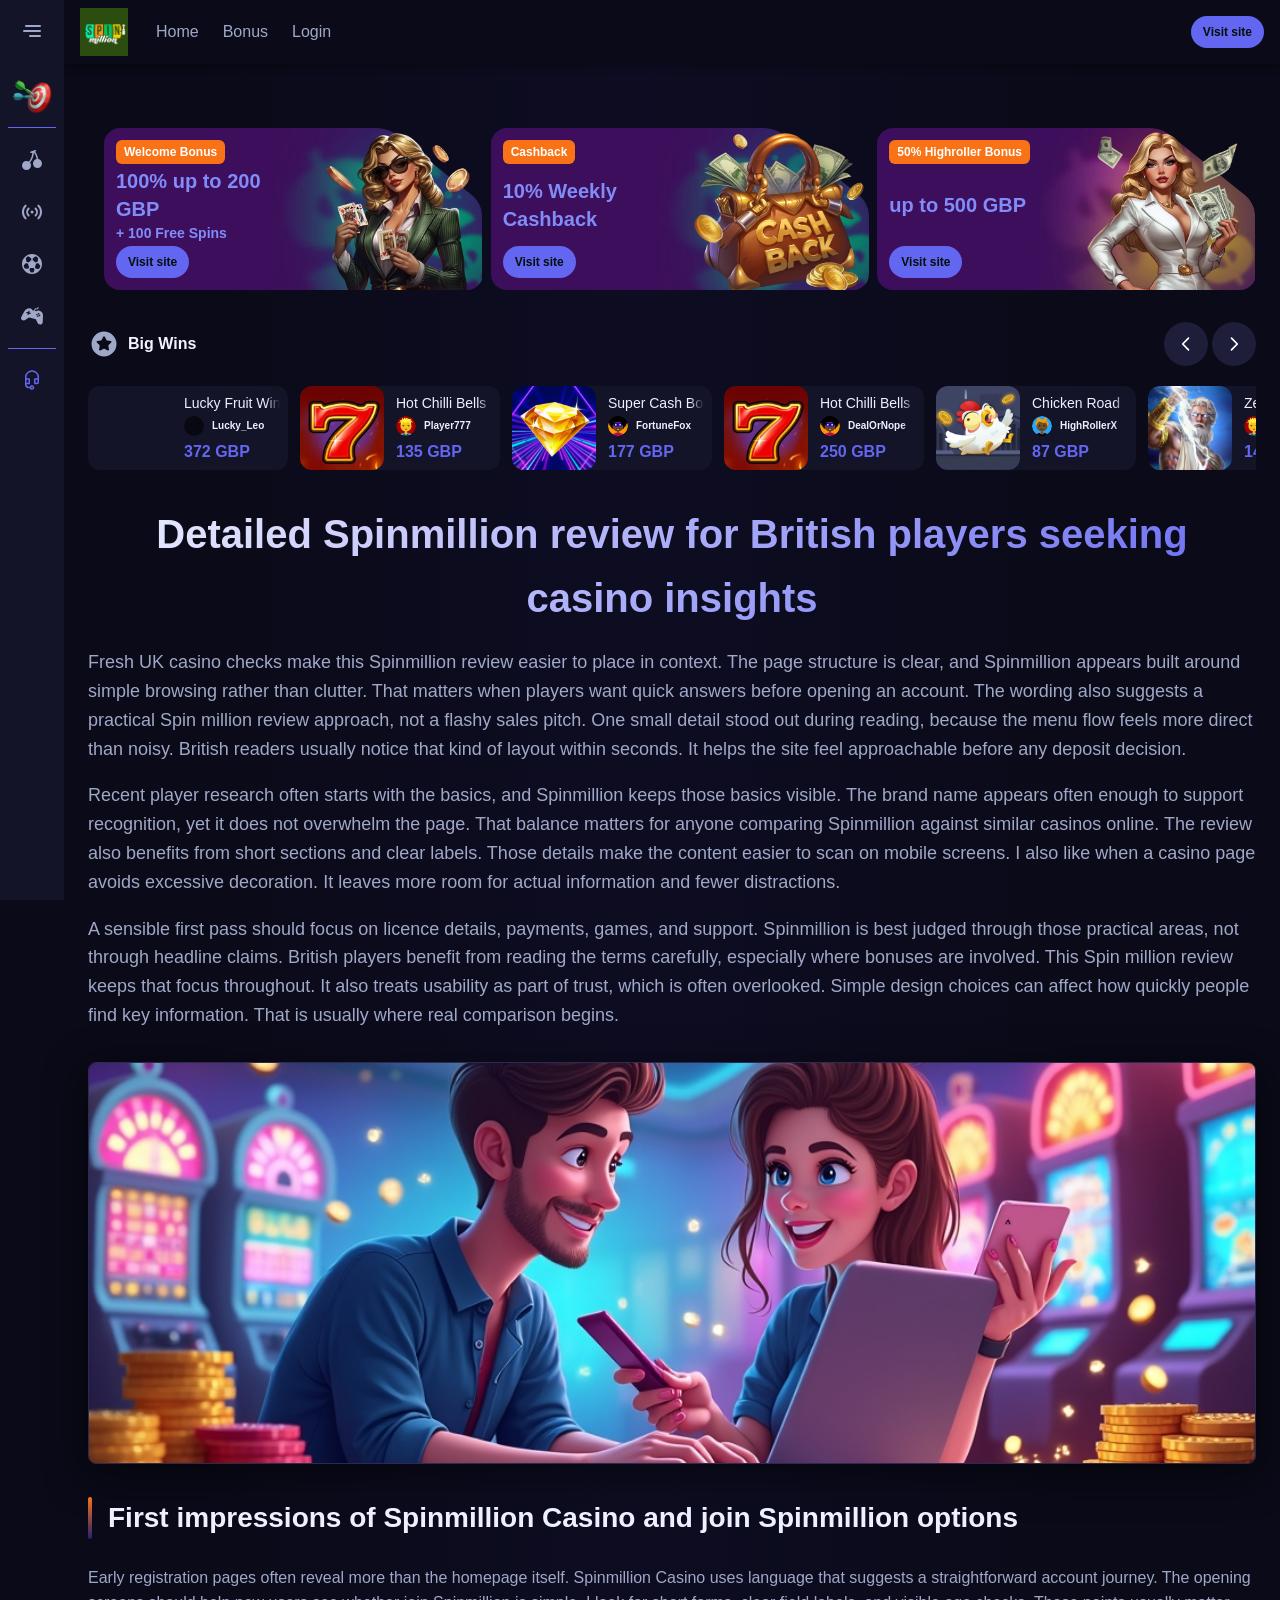
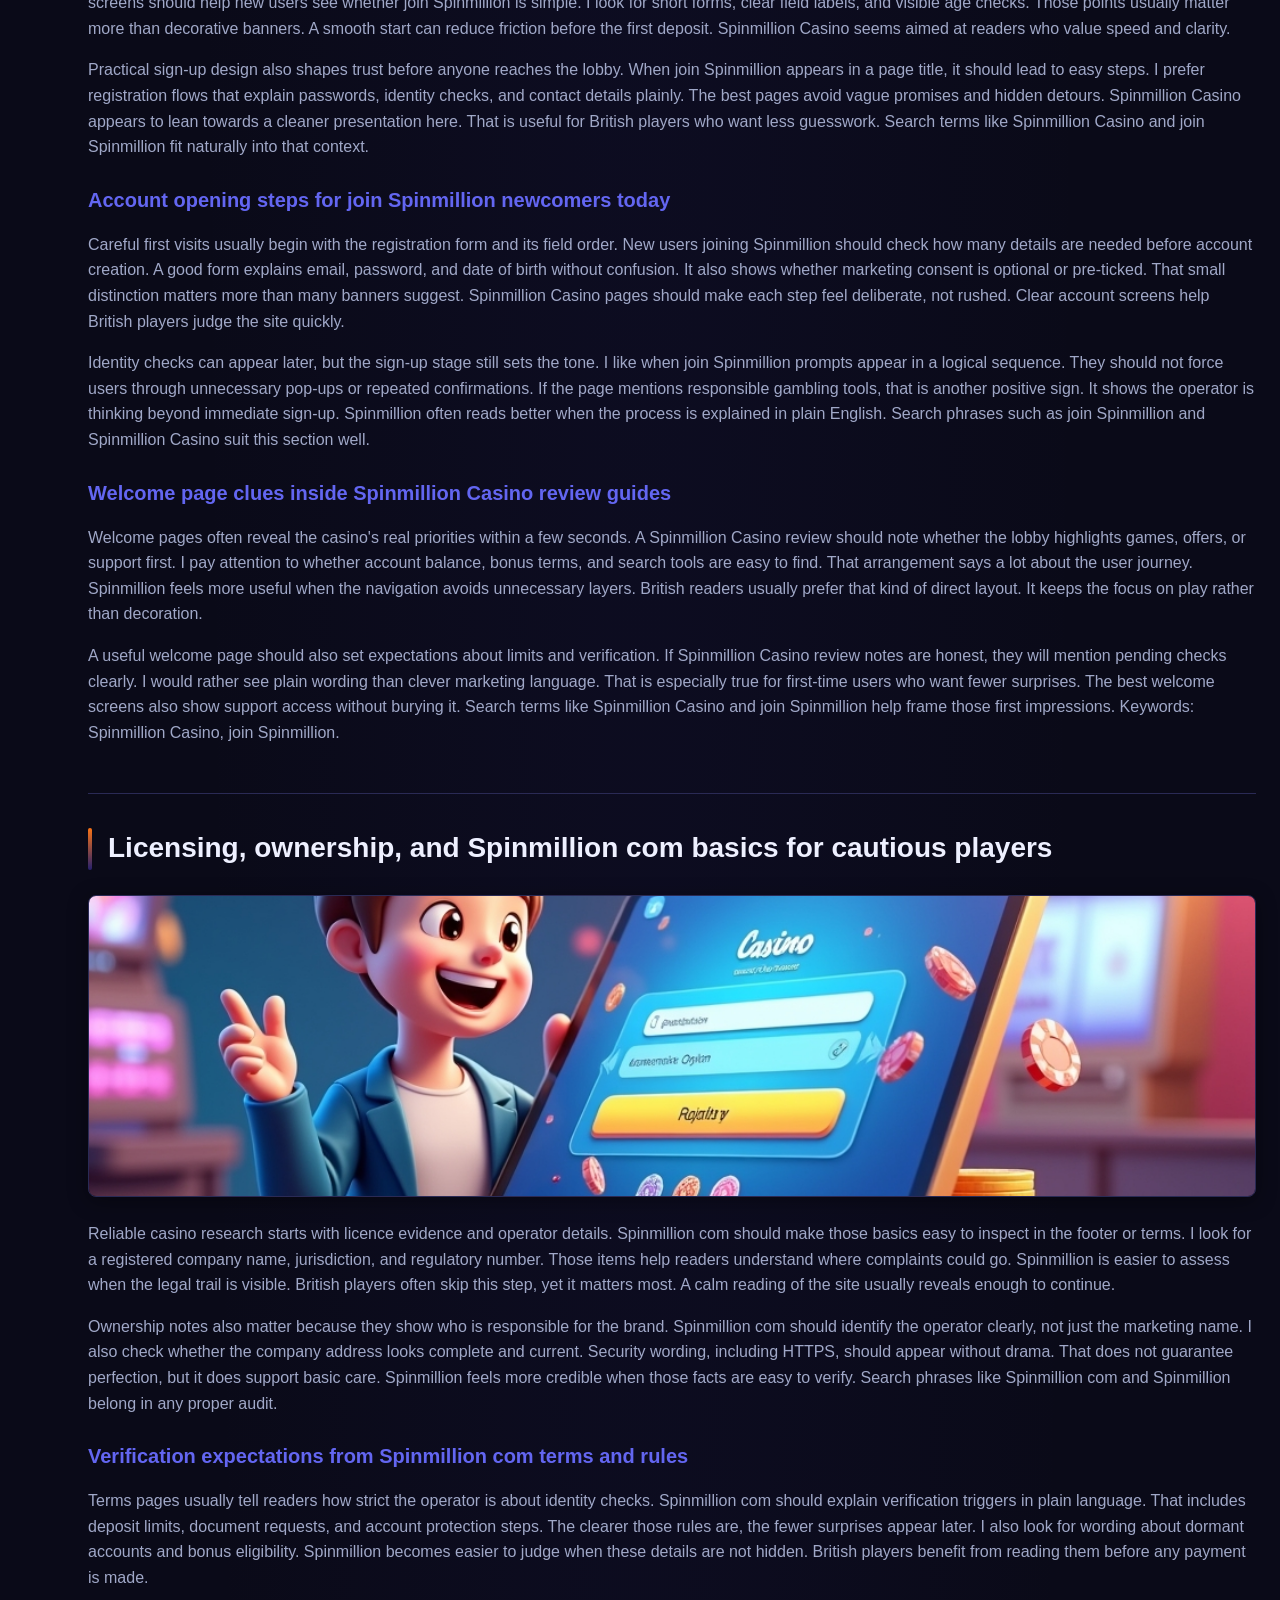
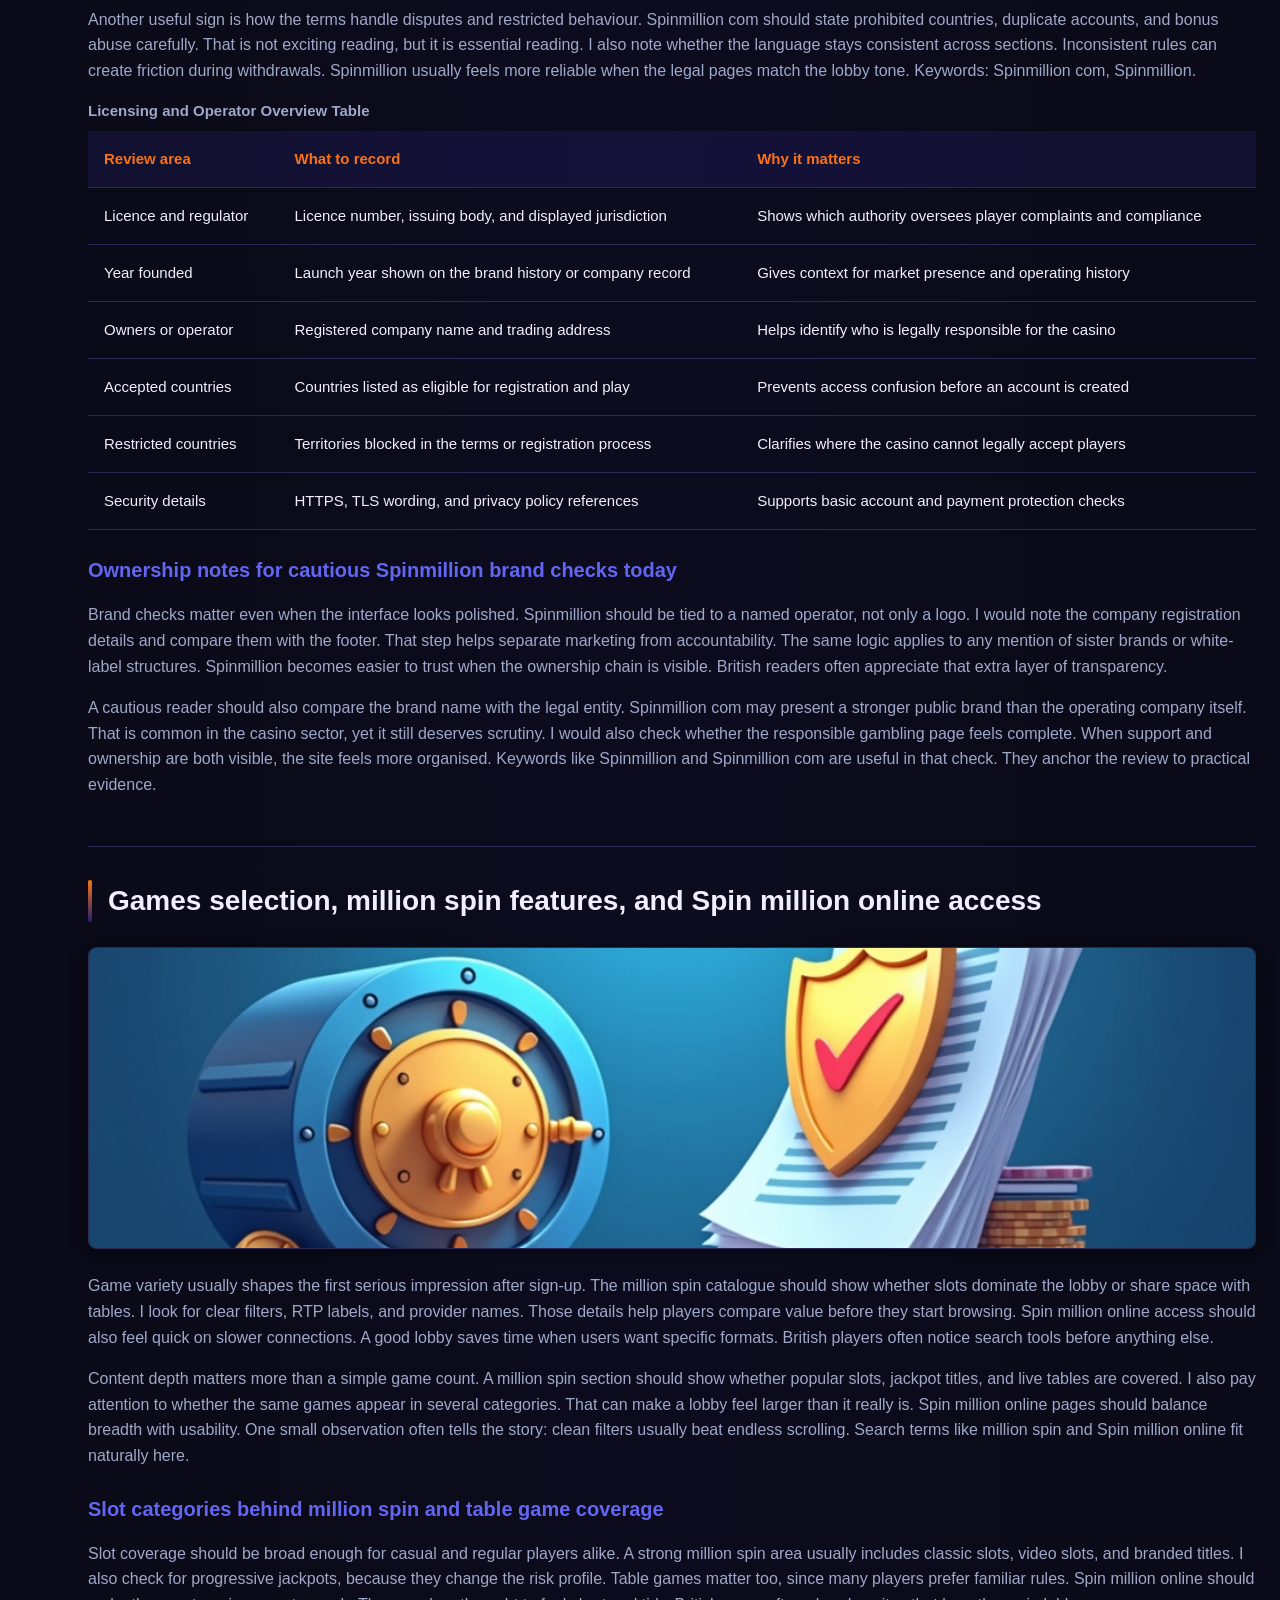
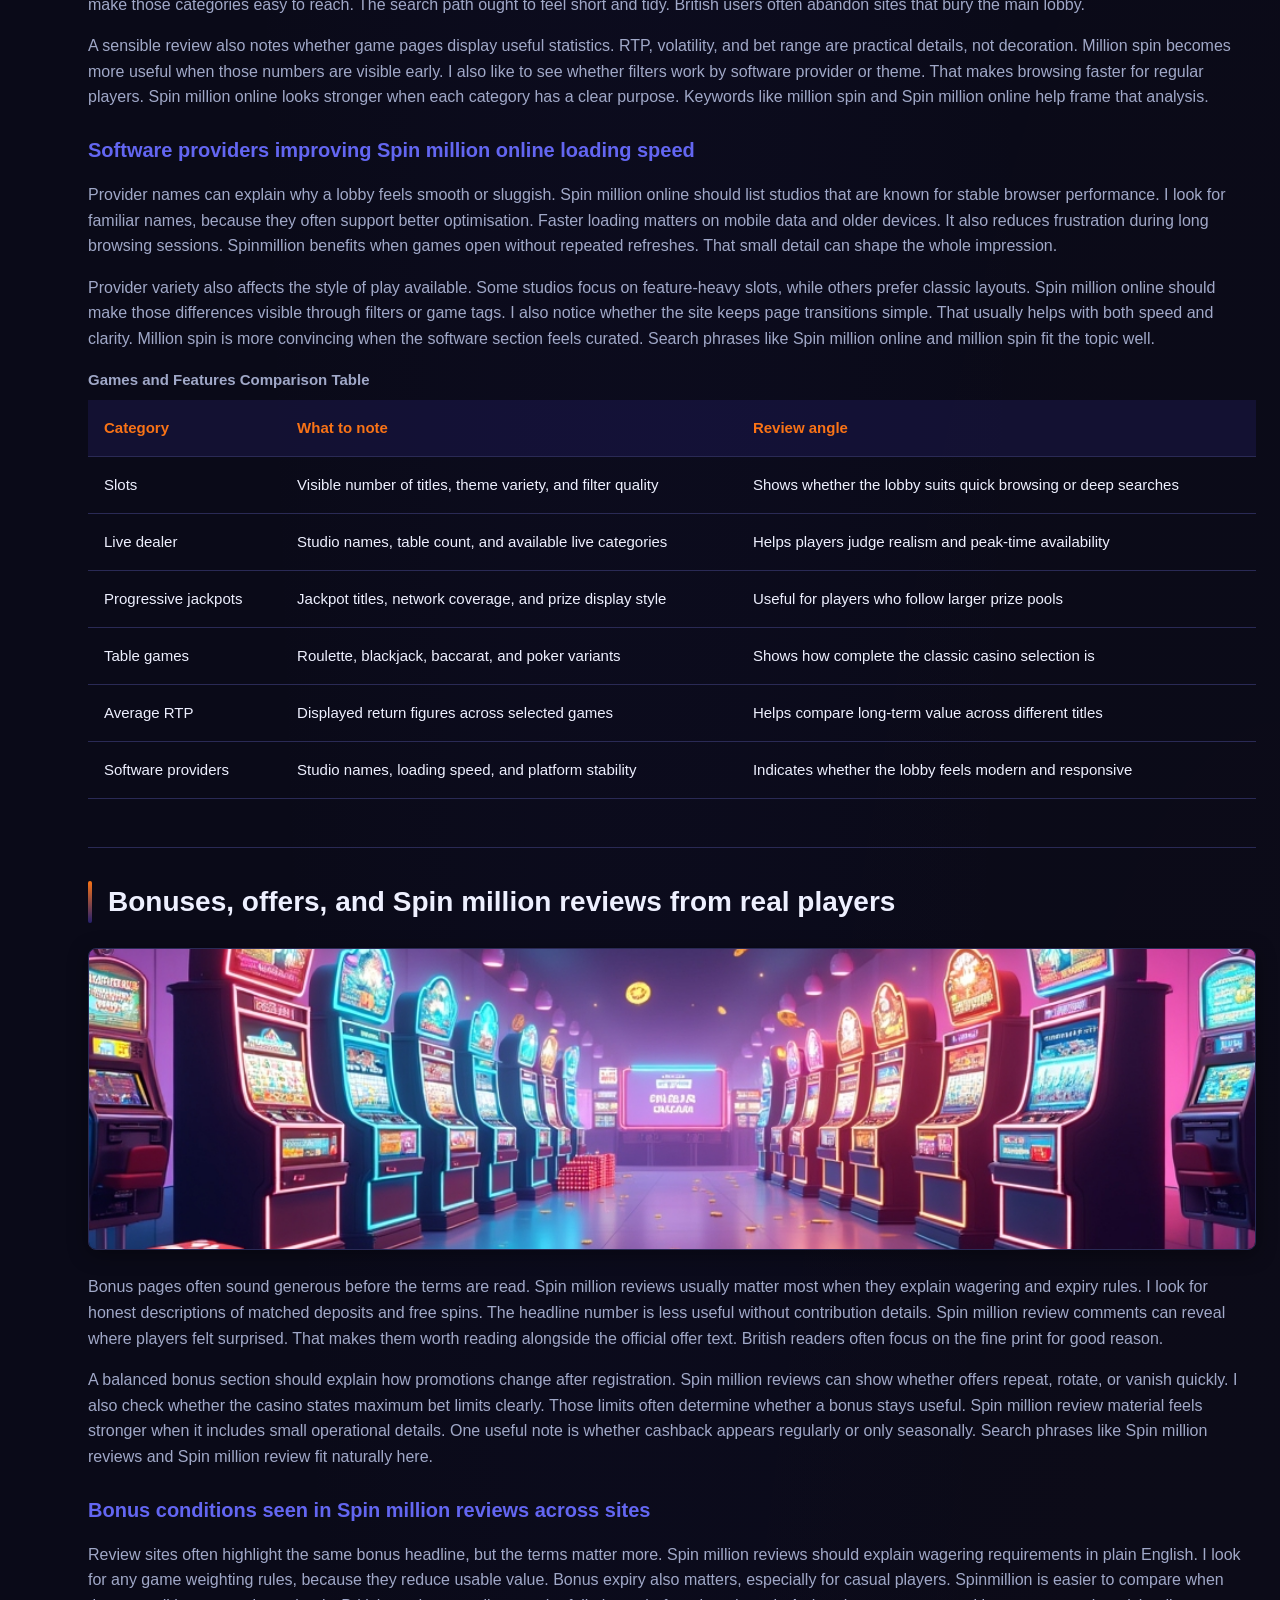
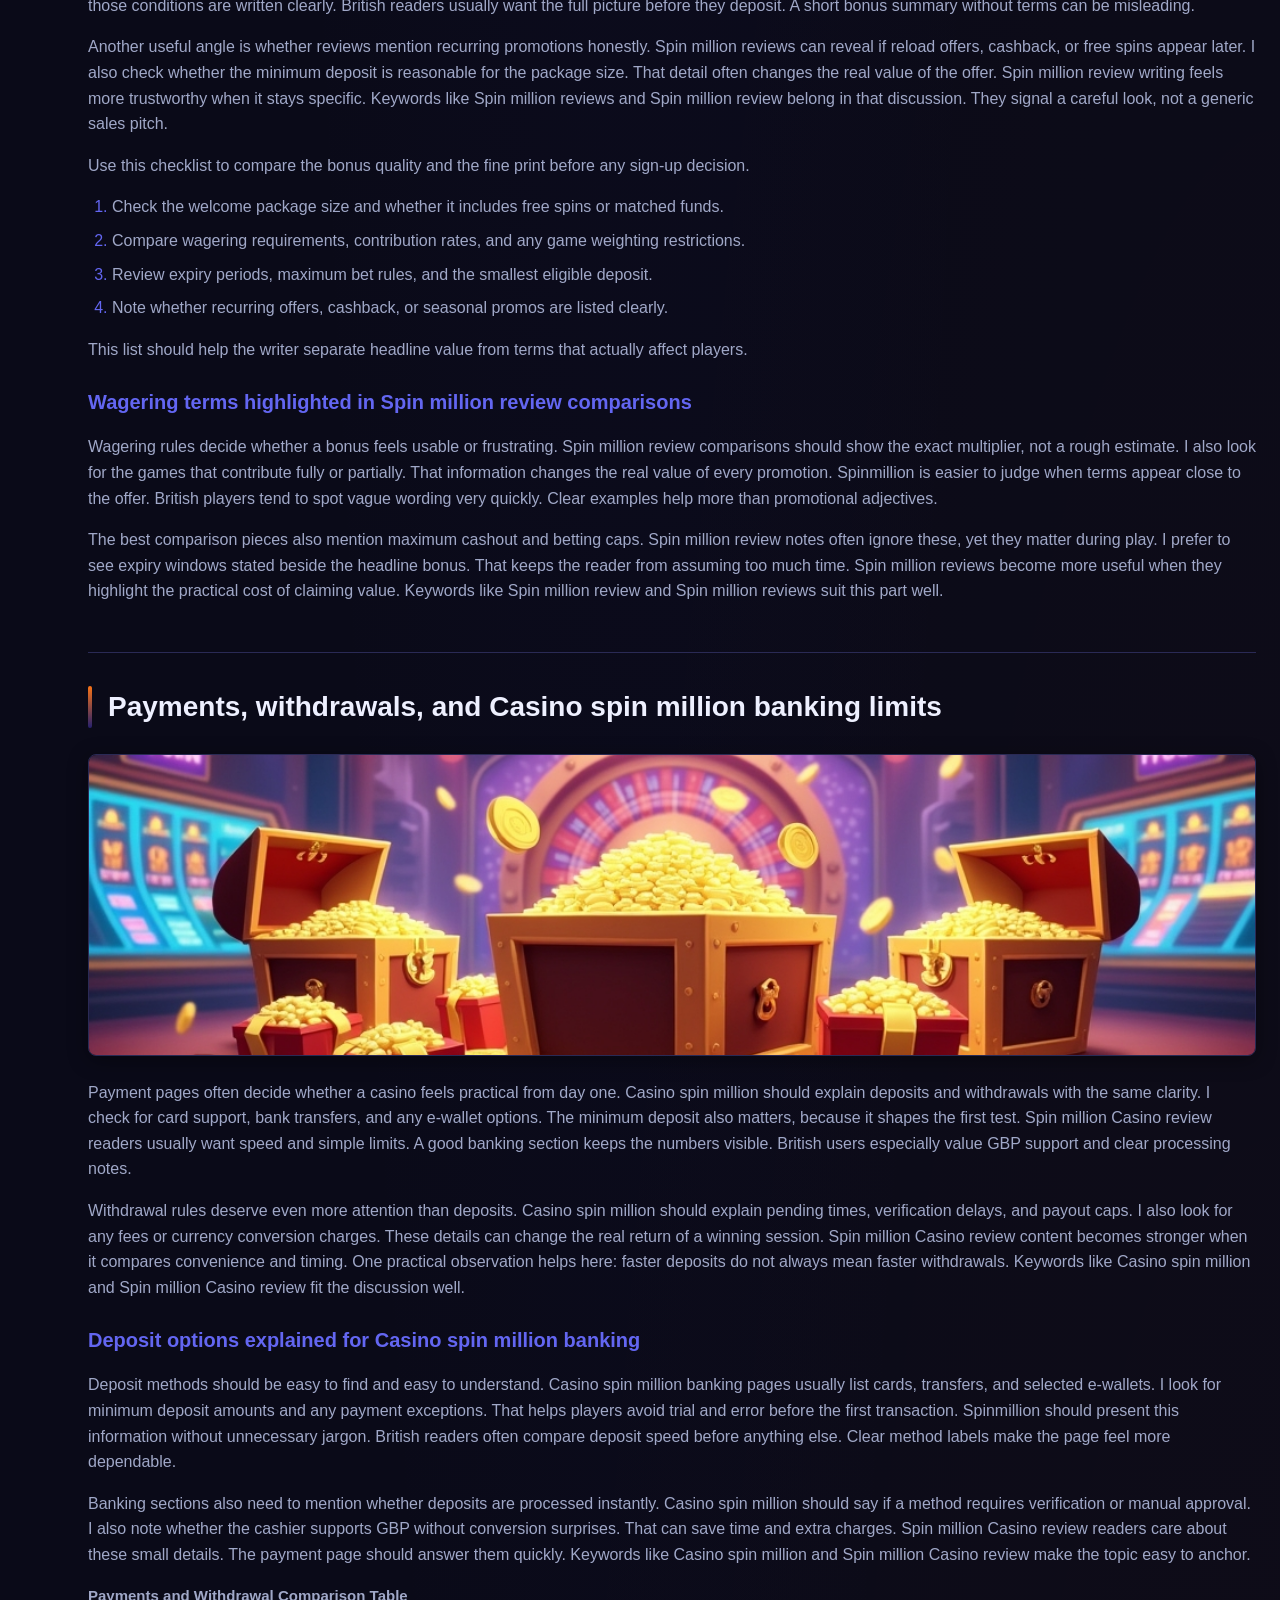
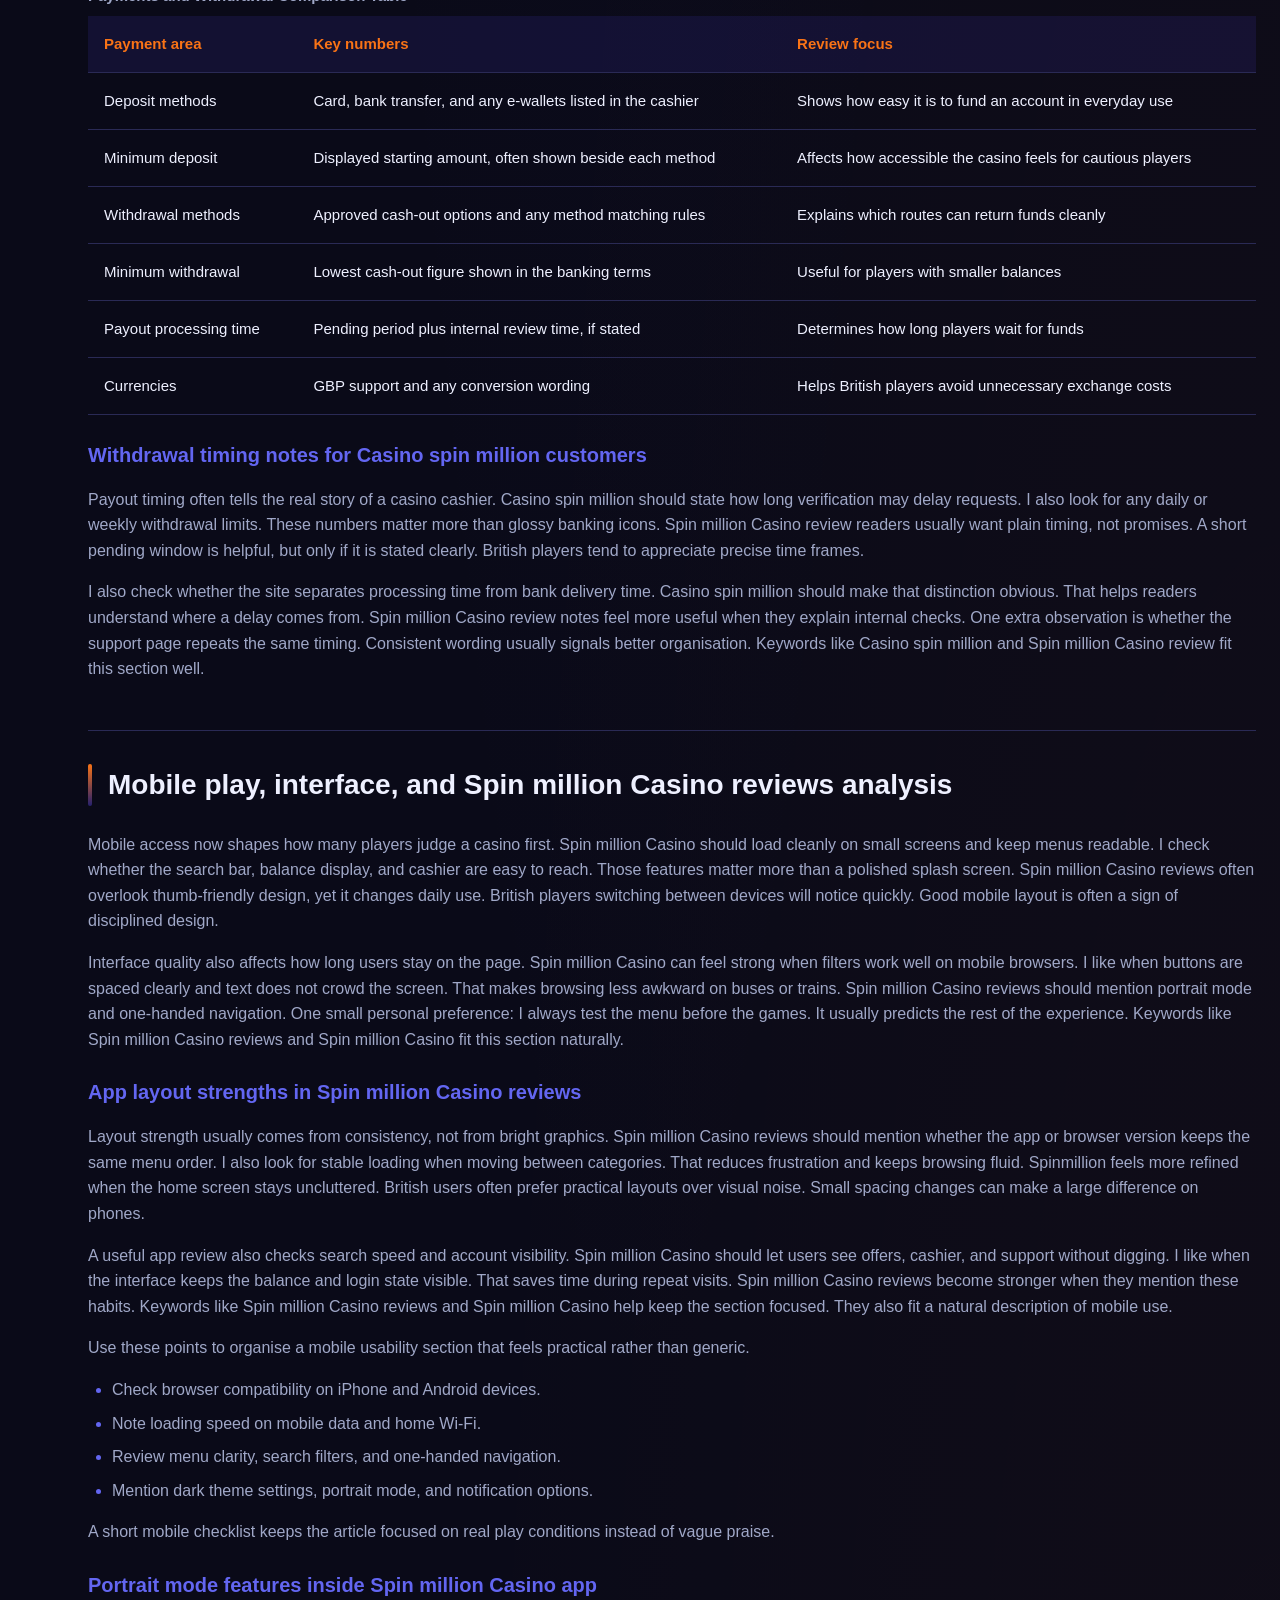
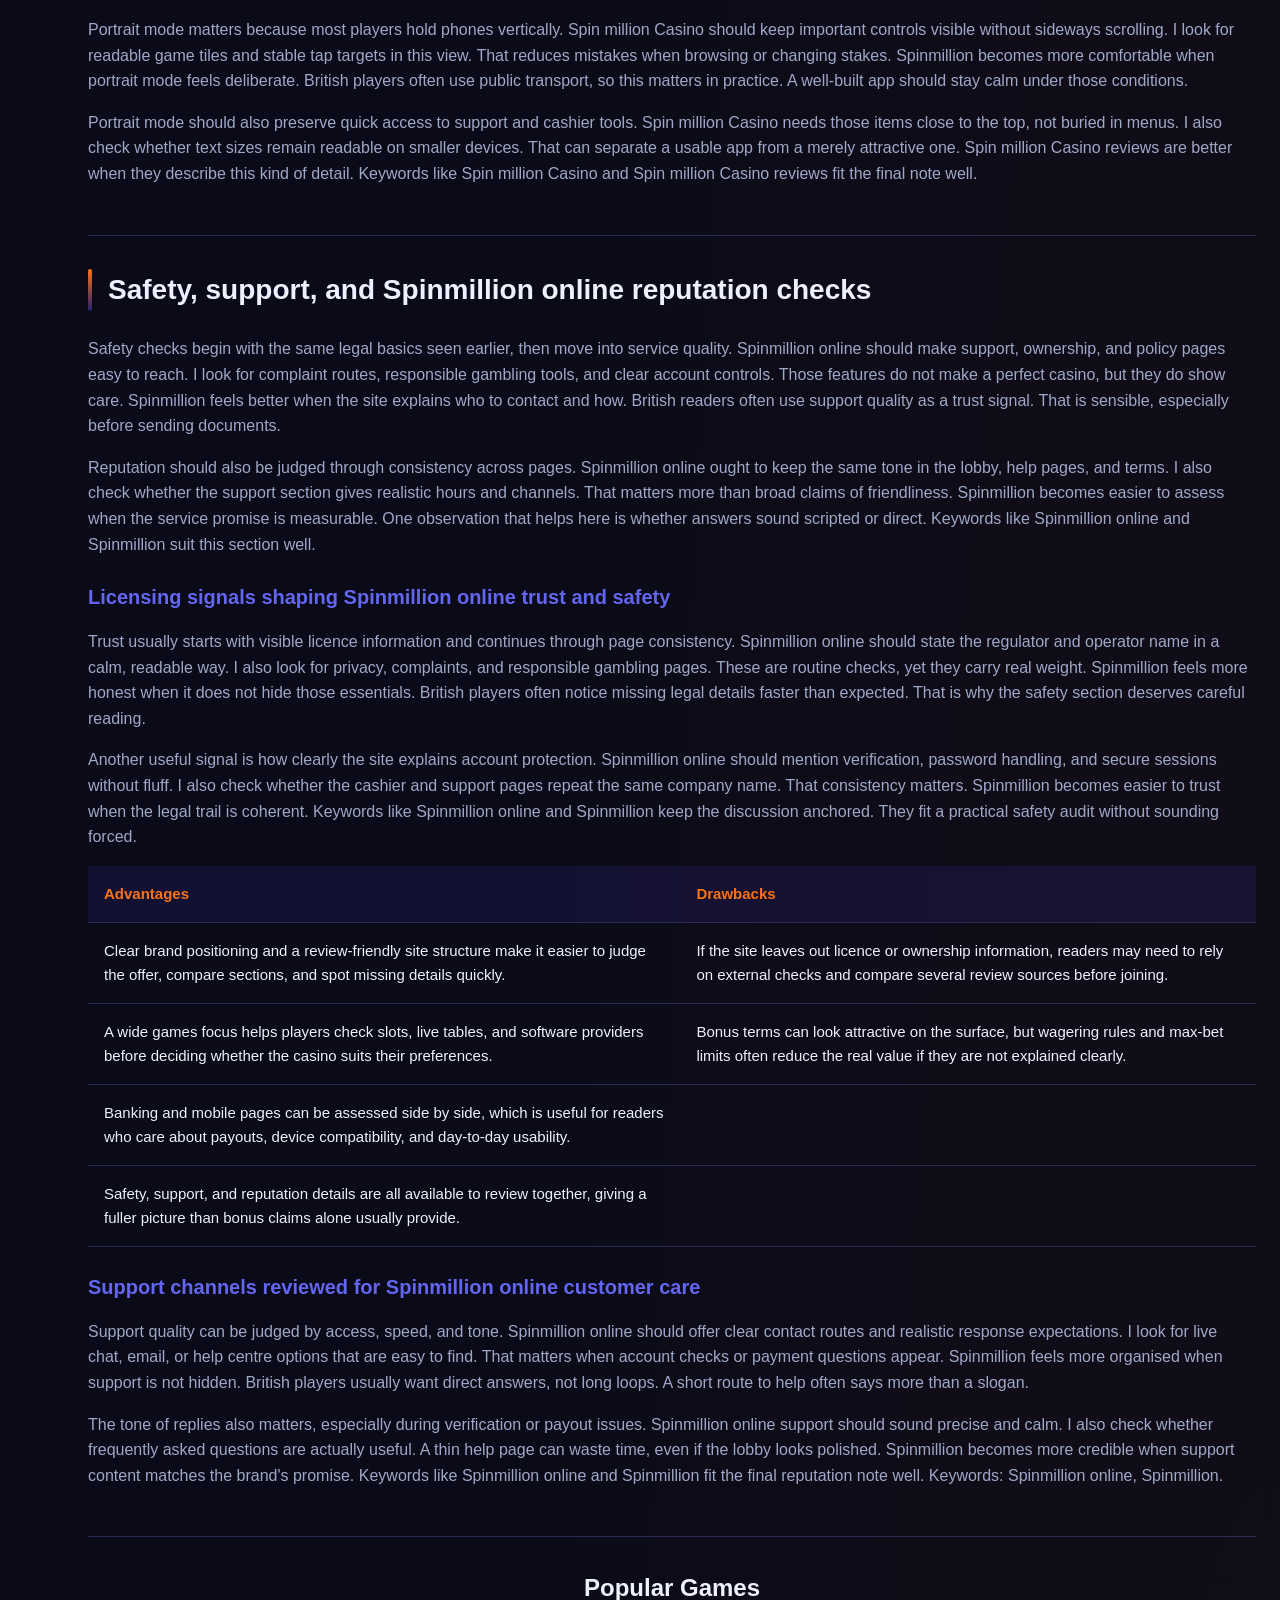
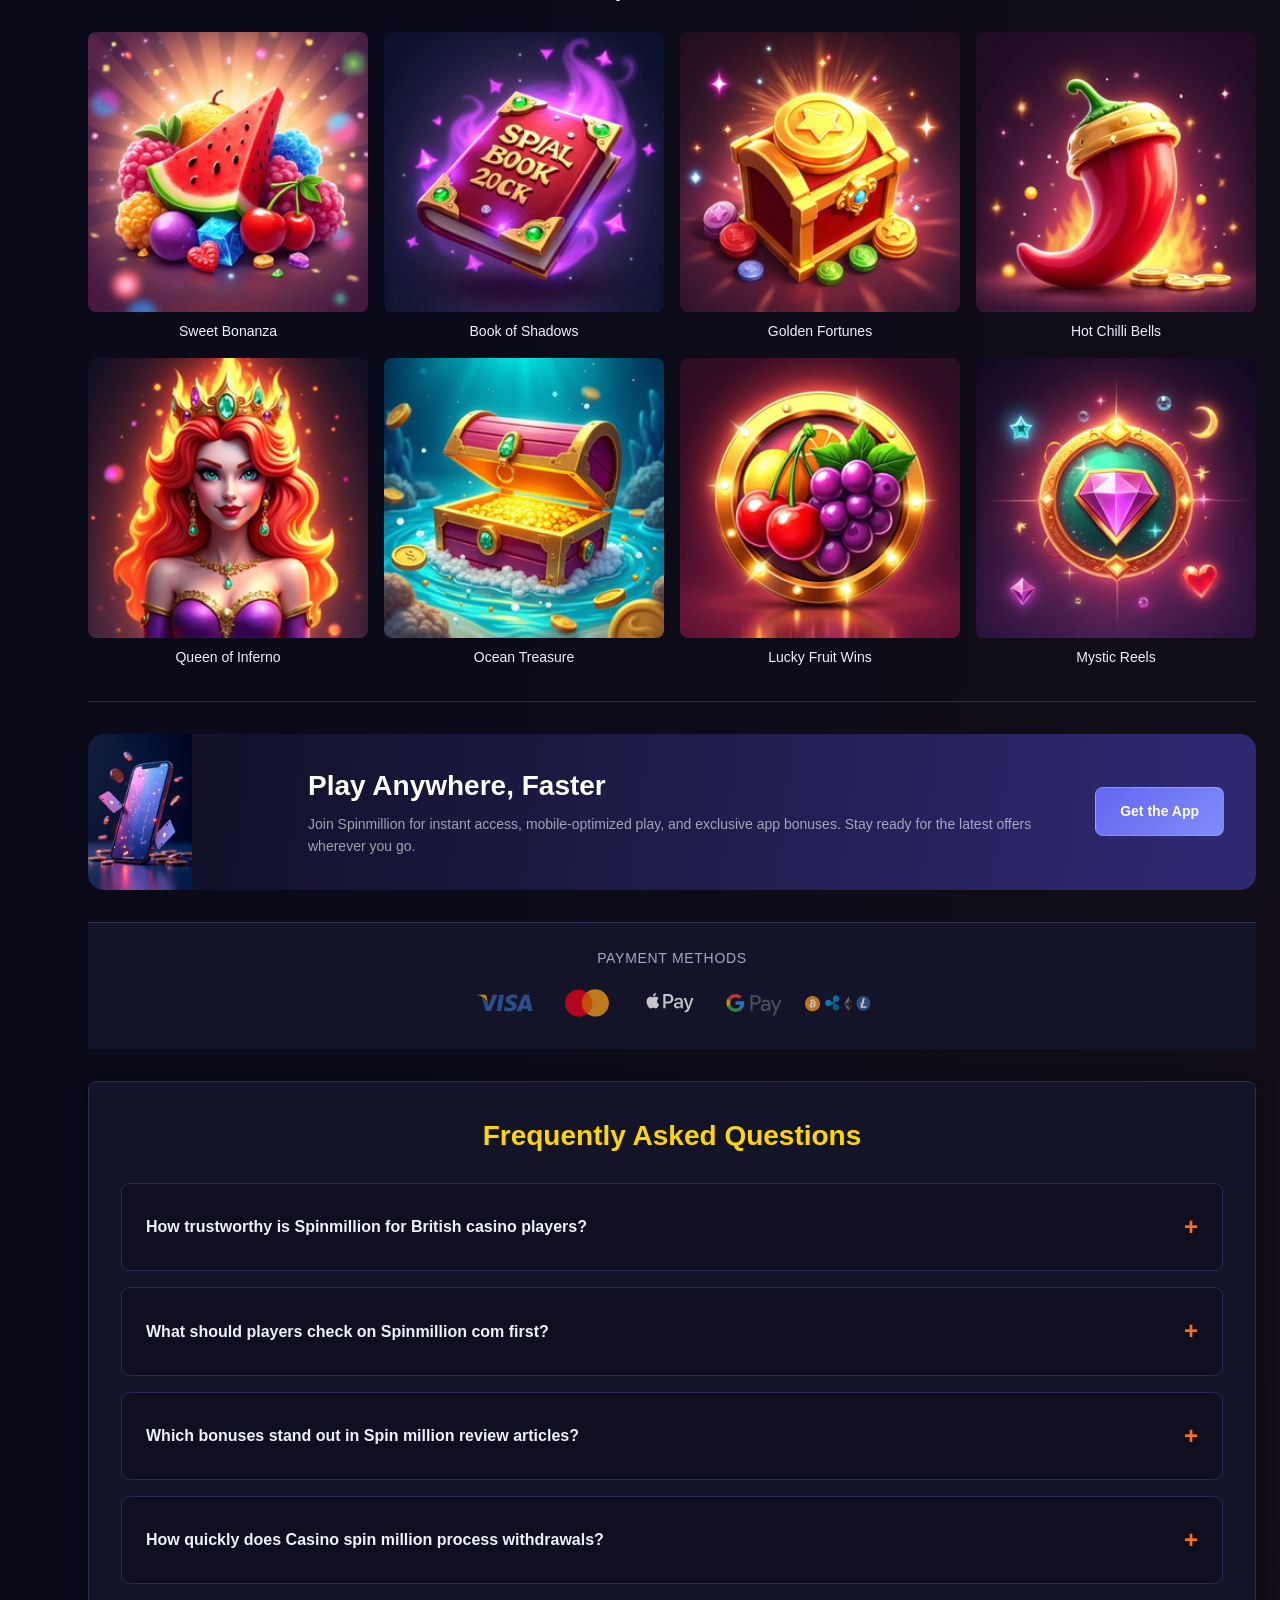
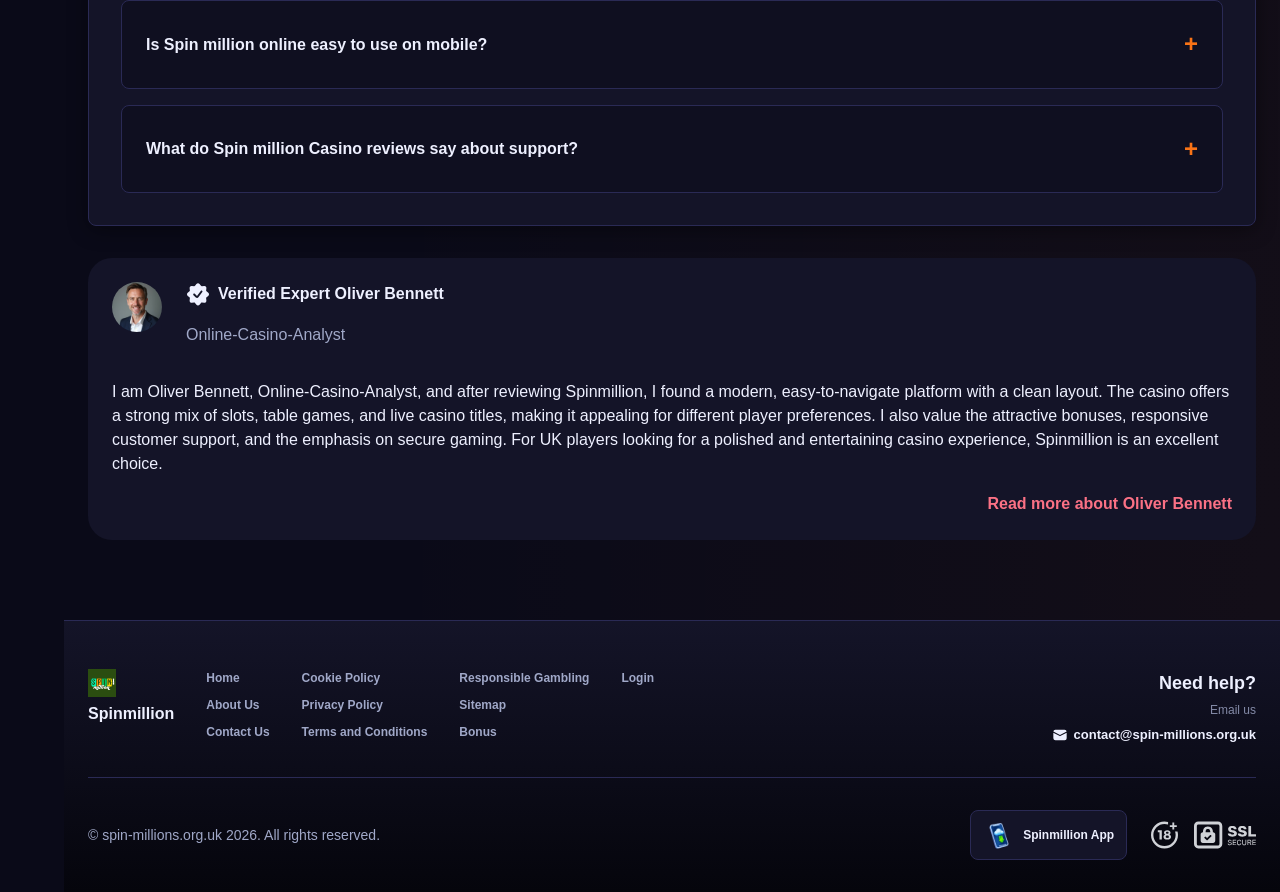
<file: en-GB/index.html>
<!DOCTYPE html>
<html lang="en">
<head>
    <meta charset="UTF-8">
    <meta name="viewport" content="width=device-width, initial-scale=1.0">
    <meta http-equiv="X-UA-Compatible" content="IE=edge">
    <meta name="robots" content="index, follow">
    <meta name="revisit-after" content="7 days">
    <title>Spinmillion - Play Online Casino Games in Safety</title>
    <meta name="title" content="Spinmillion - Play Online Casino Games in Safety">
    <meta name="description" content="Spin million 🎰 helps British players assess safety and value, with Spin million Casino reviews guiding smarter choices and a quick visit now for clarity.">
    <meta name="keywords" content="join Spinmillion, Spin million Casino reviews, Spinmillion, Spinmillion com, Spinmillion online, Spin million review, million spin, Spin million online, Spin million Casino, Spin million, Spinmillion Casino, Casino spin million">

    <link rel="canonical" href="https://aog-couriers.co.uk/en-GB/">

    <link rel="icon" type="image/png" sizes="32x32" href="/favicon-32x32.png">

    <meta property="og:title" content="Spinmillion - Play Online Casino Games in Safety">
    <meta property="og:description" content="Spin million 🎰 helps British players assess safety and value, with Spin million Casino reviews guiding smarter choices and a quick visit now for clarity.">
    <meta property="og:type" content="website">
    <meta property="og:url" content="https://aog-couriers.co.uk/">
    <meta property="og:site_name" content="Spinmillion">
    <meta property="og:locale" content="en">
    <meta property="og:image" content="https://aog-couriers.co.uk/images/logo.png">

    <meta name="twitter:card" content="summary">
    <meta name="twitter:title" content="Spinmillion - Play Online Casino Games in Safety">
    <meta name="twitter:description" content="Spin million 🎰 helps British players assess safety and value, with Spin million Casino reviews guiding smarter choices and a quick visit now for clarity.">
    <meta name="twitter:url" content="https://aog-couriers.co.uk/">
    <meta name="twitter:image" content="https://aog-couriers.co.uk/images/logo.png">

    <link rel="stylesheet" href="/css/style.css">

    <link rel="stylesheet" href="/css/layout.css">

</head>
<body>
    <div class="nav-sidebar-6708c0f2 isFull" id="navSidebar">
        <div class="nav-sidebar-content-6708c0f2">
            <div class="nav-sidebar-wrapped-6708c0f2">
                <div class="nav-sidebar-header-6708c0f2">
                    <button class="nav-sidebar-header-toggle-6708c0f2" aria-label="Toggle menu">
                        <span class="nav-sidebar-header-wrap-6708c0f2">
                            <svg class="m-icon-6708c0f2">
                                <use xlink:href="/assets/icons/sidebar/sprites.svg#hamburger-r"/>
                            </svg>
                        </span>
                    </button>
                </div>
                <div class="nav-sidebar-wrapped-content-6708c0f2 hideScrollbar-6708c0f2">
                    <div class="divider-bottom-6708c0f2">
                        <div class="nav-card nav-sidebar-card--wrapped-6708c0f2">


                            <a href="/go" class="nav-card__button-6708c0f2"
                               title="Activity Hub" rel="noindex nofollow">
                                <img src="/assets/icons/sidebar/missions.webp"
                                     alt="Activity Hub Spin million Casino reviews"
                                     title="Activity Hub Spin million Casino reviews"
                                     class="nav-card__img-6708c0f2">
                            </a>
                        </div>
                    </div>

                        <div class="nav-sidebar-wrapped-item-6708c0f2">
                            <a href="/go" title="Casino"
                               class="nav-sidebar-icon-6708c0f2" rel="noindex nofollow">
                                <svg class="m-icon-6708c0f2">
                                    <use xlink:href="/assets/icons/sidebar/sprites.svg#all-games"/>
                                </svg>
                            </a>
                        </div>
                        <div class="nav-sidebar-wrapped-item-6708c0f2">
                            <a href="/go" title="Live Casino"
                               class="nav-sidebar-icon-6708c0f2" rel="noindex nofollow">
                                <svg class="m-icon-6708c0f2">
                                    <use xlink:href="/assets/icons/sidebar/sprites.svg#live"/>
                                </svg>
                            </a>
                        </div>
                        <div class="nav-sidebar-wrapped-item-6708c0f2">
                            <a href="/go" title="Sports"
                               class="nav-sidebar-icon-6708c0f2" rel="noindex nofollow">
                                <svg class="m-icon-6708c0f2">
                                    <use xlink:href="/assets/icons/sidebar/sprites.svg#sport-soccer"/>
                                </svg>
                            </a>
                        </div>
                        <div class="nav-sidebar-wrapped-item-6708c0f2">
                            <a href="/go" title="Esports"
                               class="nav-sidebar-icon-6708c0f2" rel="noindex nofollow">
                                <svg class="m-icon-6708c0f2">
                                    <use xlink:href="/assets/icons/sidebar/sprites.svg#target-gamepad"/>
                                </svg>
                            </a>
                        </div>

                    <div class="divider-top-6708c0f2">
                        <a href="/go" title="Support"
                           class="nav-sidebar-support-wrapped-6708c0f2 nav-sidebar-icon-6708c0f2" rel="noindex nofollow">
                            <svg class="m-icon-6708c0f2">
                                <use xlink:href="/assets/icons/sidebar/sprites.svg#support"/>
                            </svg>
                        </a>
                    </div>
                </div>
            </div>
        </div>
    </div>

    <div class="nav-sidebar-expanded-6708c0f2" id="navSidebarExpanded">
        <div class="nav-sidebar-header-6708c0f2">
            <button class="nav-sidebar-header-toggle-6708c0f2" aria-label="Close menu">
                <span class="nav-sidebar-header-wrap-6708c0f2">
                    <svg class="m-icon-6708c0f2">
                        <use xlink:href="/assets/icons/sidebar/sprites.svg#cross"/>
                    </svg>
                </span>
            </button>
                <a href="/en-GB/" class="nav-logo-6708c0f2 nav-sidebar-header-logo-6708c0f2" title="Spinmillion">
                    <img src="/images/logo.png" alt="Spinmillion" title="Spinmillion">
                </a>
        </div>
        <div class="nav-sidebar-expanded-content-6708c0f2">
            <div class="nav-sidebar-expanded-scrollY-6708c0f2 hideScrollbar-6708c0f2 nav-sidebar-expanded--gap-6708c0f2">
                <div class="nav-sidebar-expanded-cards-6708c0f2">


                        <div class="nav-card nav-sidebar-card-6708c0f2">
                            <a href="/go" class="nav-card__button-6708c0f2"
                               title="Bonus Hub" rel="noindex nofollow">
                                <img src="/assets/icons/sidebar/bonus.webp" alt="Bonus Hub million spin"
                                     title="Bonus Hub million spin" class="nav-card__img-6708c0f2">
                                <span class="nav-card__title-6708c0f2">Bonus Hub</span>
                            </a>
                        </div>


                        <div class="nav-card nav-sidebar-card-6708c0f2">
                            <a href="/go" class="nav-card__button-6708c0f2"
                               title="Activity Hub" rel="noindex nofollow">
                                <img src="/assets/icons/sidebar/missions.webp" alt="Activity Hub Spin million Casino reviews"
                                     title="Activity Hub Spin million Casino reviews" class="nav-card__img-6708c0f2">
                                <span class="nav-card__title-6708c0f2">Activity Hub</span>
                            </a>
                        </div>

                    <div class="nav-sidebar-cards-grid-6708c0f2">


                            <div class="nav-card nav-sidebar-card-6708c0f2">
                                <a href="/go" class="nav-card__button-6708c0f2"
                                   title="Wheel" rel="noindex nofollow">
                                    <img src="/assets/icons/sidebar/wheel.gif" alt="Wheel Spinmillion online"
                                         title="Wheel Spinmillion online" class="nav-card__img-6708c0f2">
                                    <span class="nav-card__title-6708c0f2">Wheel</span>
                                </a>
                            </div>


                            <div class="nav-card nav-sidebar-card-6708c0f2">
                                <a href="/go" class="nav-card__button-6708c0f2"
                                   title="Loyalty" rel="noindex nofollow">
                                    <img src="/assets/icons/sidebar/loyalty.webp" alt="Loyalty Spin million review"
                                         title="Loyalty Spin million review" class="nav-card__img-6708c0f2">
                                    <span class="nav-card__title-6708c0f2">Loyalty</span>
                                </a>
                            </div>


                            <div class="nav-card nav-sidebar-card-6708c0f2">
                                <a href="/go" class="nav-card__button-6708c0f2"
                                   title="Cashback" rel="noindex nofollow">
                                    <img src="/assets/icons/sidebar/cashback.webp" alt="Cashback Spin million Casino reviews"
                                         title="Cashback Spin million Casino reviews" class="nav-card__img-6708c0f2">
                                    <span class="nav-card__title-6708c0f2">Cashback</span>
                                </a>
                            </div>


                            <div class="nav-card nav-sidebar-card-6708c0f2">
                                <a href="/go" class="nav-card__button-6708c0f2"
                                   title="VIP Club" rel="noindex nofollow">
                                    <img src="/assets/icons/sidebar/vipclub.webp" alt="VIP Club join Spinmillion"
                                         title="VIP Club join Spinmillion" class="nav-card__img-6708c0f2">
                                    <span class="nav-card__title-6708c0f2">VIP Club</span>
                                </a>
                            </div>


                            <div class="nav-card nav-sidebar-card-6708c0f2">
                                <a href="/go" class="nav-card__button-6708c0f2"
                                   title="Promotions" rel="noindex nofollow">
                                    <img src="/assets/icons/sidebar/promotions.webp" alt="Promotions Casino spin million"
                                         title="Promotions Casino spin million" class="nav-card__img-6708c0f2">
                                    <span class="nav-card__title-6708c0f2">Promotions</span>
                                </a>
                            </div>
                    </div>
                </div>

                <ul class="nav-sidebar-items-6708c0f2 nav-sidebar-expanded-items-6708c0f2">
                        <li class="nav-sidebar-items-item">
                            <a href="/go" class="nav-sidebar-items-dropdown"
                               title="Casino" rel="noindex nofollow">
                                <div class="nav-sidebar-items-title-6708c0f2 nav-sidebar-items-title--light-6708c0f2">
                                    <div class="m-icon-container-6708c0f2 nav-sidebar-item-icon-6708c0f2">
                                        <svg class="m-icon-6708c0f2">
                                            <use xlink:href="/assets/icons/sidebar/sprites.svg#all-games"/>
                                        </svg>
                                    </div>
                                    <span>Casino</span>
                                </div>
                            </a>
                        </li>
                        <li class="nav-sidebar-items-item">
                            <a href="/go" class="nav-sidebar-items-dropdown"
                               title="Live Casino" rel="noindex nofollow">
                                <div class="nav-sidebar-items-title-6708c0f2 nav-sidebar-items-title--light-6708c0f2">
                                    <div class="m-icon-container-6708c0f2 nav-sidebar-item-icon-6708c0f2">
                                        <svg class="m-icon-6708c0f2">
                                            <use xlink:href="/assets/icons/sidebar/sprites.svg#live"/>
                                        </svg>
                                    </div>
                                    <span>Live Casino</span>
                                </div>
                            </a>
                        </li>
                        <li class="nav-sidebar-items-item">
                            <a href="/go" class="nav-sidebar-items-dropdown"
                               title="Sports" rel="noindex nofollow">
                                <div class="nav-sidebar-items-title-6708c0f2 nav-sidebar-items-title--light-6708c0f2">
                                    <div class="m-icon-container-6708c0f2 nav-sidebar-item-icon-6708c0f2">
                                        <svg class="m-icon-6708c0f2">
                                            <use xlink:href="/assets/icons/sidebar/sprites.svg#sport-soccer"/>
                                        </svg>
                                    </div>
                                    <span>Sports</span>
                                </div>
                            </a>
                        </li>
                        <li class="nav-sidebar-items-item">
                            <a href="/go" class="nav-sidebar-items-dropdown"
                               title="Esports" rel="noindex nofollow">
                                <div class="nav-sidebar-items-title-6708c0f2 nav-sidebar-items-title--light-6708c0f2">
                                    <div class="m-icon-container-6708c0f2 nav-sidebar-item-icon-6708c0f2">
                                        <svg class="m-icon-6708c0f2">
                                            <use xlink:href="/assets/icons/sidebar/sprites.svg#target-gamepad"/>
                                        </svg>
                                    </div>
                                    <span>Esports</span>
                                </div>
                            </a>
                        </li>
                </ul>

                <ul class="nav-sidebar-items-6708c0f2 nav-sidebar-expanded-items-6708c0f2 flex-1-6708c0f2"></ul>

                <div class="nav-sidebar-expanded-support-6708c0f2">
                    <div class="nav-sidebar-expanded-support-help-6708c0f2">
                        <a href="/go" title="Support"
                           class="m-button-6708c0f2 m-button--success-6708c0f2 m-button--m-6708c0f2 nav-sidebar-support-6708c0f2"
                           rel="noindex nofollow">
                            <div class="m-button-content-6708c0f2">
                                <svg class="m-icon-6708c0f2">
                                    <use xlink:href="/assets/icons/sidebar/sprites.svg#support"/>
                                </svg>
                                Support
                            </div>
                        </a>
                    </div>
                </div>

                <div class="nav-sidebar-expanded-app-links-6708c0f2">
                    <a href="/go" class="footer-app-button-6708c0f2"
                       title="Spinmillion App" rel="noindex nofollow">
                        <img class="footer-app-button-image-6708c0f2"
                             alt="Spinmillion App"
                             title="Spinmillion App"
                             src="/assets/icons/mobile/app-button-icon.webp">
                        <div class="footer-app-button-text-6708c0f2">
                            <p class="m-text-6708c0f2 m-fs12-6708c0f2 m-fw700-6708c0f2 m-lh160-6708c0f2 footer-app-button-title-6708c0f2">Spinmillion App</p>
                            <p class="m-text-6708c0f2 m-fs10-6708c0f2 m-fw500-6708c0f2 m-lh160-6708c0f2 footer-app-button-description-6708c0f2"
                               style="color: #ffffff;">Install our app</p>
                        </div>
                    </a>
                </div>
            </div>
        </div>
    </div>

    <div class="bottom-overlays-6708c0f2">
        <div class="bottom-action-buttons-6708c0f2 bottom-overlays__action-buttons-6708c0f2">
            <div class="bottom-communication-button-6708c0f2">
                <button class="m-button-6708c0f2 m-gradient-border m-button--secondary-6708c0f2 m-button--m-6708c0f2 scroll-top-btn-6708c0f2"
                        aria-label="Scroll to top" title="Scroll to top">
                    <div class="m-icon-container-6708c0f2">
                        <span class="scroll-top-arrow-6708c0f2">&uarr;</span>
                    </div>
                </button>
            </div>
        </div>

        <nav class="mobile-nav-6708c0f2" aria-label="Mobile navigation">
            <div class="mobile-nav-wrap-6708c0f2">
                <a href="/go" title="Casino"
                   rel="noindex nofollow" target="_blank">
                    <div class="mobile-nav-item-6708c0f2">
                        <div class="mobile-nav-item__icon-wrap-6708c0f2">
                            <svg class="m-icon-6708c0f2 m-icon-loadable mobile-nav-item__icon-6708c0f2">
                                <use xlink:href="/assets/icons/sidebar/sprites.svg#all-games"/>
                            </svg>
                        </div>
                        <p class="m-text-6708c0f2 m-fs10-6708c0f2 m-fw600-6708c0f2 m-lh160-6708c0f2 m-text-center-6708c0f2 mobile-nav-item__text-6708c0f2">Casino</p>
                    </div>
                </a>

                <a href="/go" title="Sports"
                   rel="noindex nofollow" target="_blank">
                    <div class="mobile-nav-item-6708c0f2">
                        <div class="mobile-nav-item__icon-wrap-6708c0f2">
                            <svg class="m-icon-6708c0f2 m-icon-loadable mobile-nav-item__icon-6708c0f2">
                                <use xlink:href="/assets/icons/sidebar/sprites.svg#sport-soccer"/>
                            </svg>
                        </div>
                        <p class="m-text-6708c0f2 m-fs10-6708c0f2 m-fw600-6708c0f2 m-lh160-6708c0f2 m-text-center-6708c0f2 mobile-nav-item__text-6708c0f2">Sports</p>
                    </div>
                </a>

                <div class="mobile-nav-item-6708c0f2">
                    <a href="/go"
                       class="m-button-6708c0f2 m-gradient-border m-button--primary-6708c0f2 m-button--m-6708c0f2 mobile-nav-item__icon-wrap-6708c0f2"
                       title="Visit site"
                       rel="noindex nofollow" target="_blank">
                        <div class="m-button-content-6708c0f2">
                            <svg class="m-icon-6708c0f2 m-icon-loadable mobile-nav-item__icon-6708c0f2">
                                <use xlink:href="/assets/icons/sidebar/sprites.svg#person"/>
                            </svg>
                        </div>
                    </a>
                    <p class="m-text-6708c0f2 m-fs10-6708c0f2 m-fw600-6708c0f2 m-lh160-6708c0f2 m-text-center-6708c0f2 mobile-nav-item__text-6708c0f2">Visit site</p>
                </div>

                <a href="/go" title="Bonus Hub"
                   rel="noindex nofollow" target="_blank">
                    <div class="mobile-nav-item-6708c0f2">
                        <div class="mobile-nav-item__icon-wrap-6708c0f2">
                            <svg class="m-icon-6708c0f2 m-icon-loadable mobile-nav-item__icon-6708c0f2">
                                <use xlink:href="/assets/icons/sidebar/sprites.svg#gift"/>
                            </svg>
                        </div>
                        <p class="m-text-6708c0f2 m-fs10-6708c0f2 m-fw600-6708c0f2 m-lh160-6708c0f2 m-text-center-6708c0f2 mobile-nav-item__text-6708c0f2">Bonus Hub</p>
                    </div>
                </a>

                <a href="/go" title="Activity Hub"
                   rel="noindex nofollow" target="_blank">
                    <div class="mobile-nav-item-6708c0f2">
                        <div class="mobile-nav-item__icon-wrap-6708c0f2">
                            <svg class="m-icon-6708c0f2 m-icon-loadable mobile-nav-item__icon-6708c0f2">
                                <use xlink:href="/assets/icons/sidebar/sprites.svg#activities"/>
                            </svg>
                        </div>
                        <p class="m-text-6708c0f2 m-fs10-6708c0f2 m-fw600-6708c0f2 m-lh160-6708c0f2 m-text-center-6708c0f2 mobile-nav-item__text-6708c0f2">Activity Hub</p>
                    </div>
                </a>
            </div>
        </nav>
    </div>


    <div class="site-wrapper-6708c0f2 with-sidebar-6708c0f2">
<nav class="main-nav-6708c0f2">
    <div class="main-nav-content-6708c0f2">
        <div class="main-nav-content-left-6708c0f2">
            <button class="main-nav-content-toggle-6708c0f2 nav-sidebar-header-toggle-6708c0f2" aria-label="Toggle menu" aria-expanded="false">
                <svg class="m-icon-6708c0f2 m-icon-loadable">
                    <use xlink:href="/assets/icons/sidebar/sprites.svg#hamburger"/>
                </svg>
            </button>

            <a href="/en-GB/" class="nav-logo-6708c0f2 main-nav-logo-6708c0f2" title="Spinmillion">
                <img src="/images/logo.png" alt="Spinmillion" title="Spinmillion">
            </a>
        </div>

        <div class="main-nav-content-center-6708c0f2">
            <a href="/en-GB/" class="nav-link-6708c0f2" title="Home">Home</a>
            <a href="/bonus/" class="nav-link-6708c0f2" title="Bonus">Bonus</a>
            <a href="/login/" class="nav-link-6708c0f2" title="Login">Login</a>
        </div>

        <div class="main-nav-content-auth-6708c0f2">
            <a class="m-button-6708c0f2 m-gradient-border m-button--primary-6708c0f2 m-button--s-6708c0f2"
               href="/go" title="Visit site"
               rel="noindex nofollow" target="_blank">
                <div class="m-button-content-6708c0f2">Visit site</div>
            </a>
        </div>
    </div>
</nav>
        <main class="main-content-6708c0f2">
<article class="page-content-6708c0f2">
    <div class="container-6708c0f2">


<section class="lobby-banners-6708c0f2">
    <div class="lobby-slider-6708c0f2" style="--max-slide-width:auto;--bp-xxxl-plus:33.3333%;--slides-xxxl-plus:3;--bp-xxxl:33.3333%;--slides-xxxl:3;--bp-xxl:33.3333%;--slides-xxl:3;--bp-xl-2:33.3333%;--slides-xl-2:3;--bp-xl:100%;--slides-xl:1;--bp-l:100%;--slides-l:1;--bp-m:100%;--slides-m:1;--bp-s:100%;--slides-s:1;--bp-xs:100%;--slides-xs:1;--bp-xxs:100%;--slides-xxs:1;">
        <div class="lobby-slider__scroll-wrap-6708c0f2">
            <div class="lobby-slider__scroll-box-6708c0f2">
                <div class="lobby-slider__slide-6708c0f2">
                    <div class="lobby-slider__slide-content-6708c0f2">
                        <div class="lobby-banners__banner">
                            <div class="lobby-banner-6708c0f2">
                                <div class="lobby-banner-picture-6708c0f2 lobby-banner__image-6708c0f2">
                                    <picture class="banner-picture-6708c0f2">
                                        <img src="/assets/banners/play-jonny.webp" alt="Welcome Bonus Spin million Casino" title="Welcome Bonus Spin million Casino" fetchpriority="high" loading="eager" decoding="async">
                                    </picture>
                                </div>
                                <div class="lobby-banner__content-6708c0f2">
                                    <div class="lobby-badge-6708c0f2 lobby-badge--secondary-6708c0f2 lobby-badge--m-6708c0f2">
                                        <div class="lobby-badge-content-6708c0f2">
                                            <div class="lobby-badge-text-6708c0f2">Welcome Bonus</div>
                                        </div>
                                    </div>
                                    <div class="lobby-banner__text-6708c0f2">
                                        <p class="lobby-banner-text-6708c0f2 lobby-banner-text--header-6708c0f2" style="color:var(--color-at400);">
                                            100% up to 200 GBP
                                        </p>
                                        <p class="lobby-banner-text-6708c0f2 lobby-banner-text--body-6708c0f2" style="color:var(--color-at400);">
                                            + 100 Free Spins
                                        </p>
                                    </div>
                                    <a href="/go" rel="noindex nofollow" target="_blank" class="lobby-btn-6708c0f2 lobby-btn--primary-6708c0f2 lobby-btn--s-6708c0f2" title="Welcome Bonus Visit site">
                                        <div class="lobby-btn-content-6708c0f2">Visit site</div>
                                    </a>
                                </div>
                            </div>
                        </div>
                    </div>
                </div>
                <div class="lobby-slider__slide-6708c0f2">
                    <div class="lobby-slider__slide-content-6708c0f2">
                        <div class="lobby-banners__banner">
                            <div class="lobby-banner-6708c0f2">
                                <div class="lobby-banner-picture-6708c0f2 lobby-banner__image-6708c0f2">
                                    <picture class="banner-picture-6708c0f2">
                                        <img src="/assets/banners/playjonny.webp" alt="Cashback Spin million Casino reviews" title="Cashback Spin million Casino reviews" loading="lazy" fetchpriority="low" decoding="async">
                                    </picture>
                                </div>
                                <div class="lobby-banner__content-6708c0f2">
                                    <div class="lobby-badge-6708c0f2 lobby-badge--secondary-6708c0f2 lobby-badge--m-6708c0f2">
                                        <div class="lobby-badge-content-6708c0f2">
                                            <div class="lobby-badge-text-6708c0f2">Cashback</div>
                                        </div>
                                    </div>
                                    <div class="lobby-banner__text-6708c0f2">
                                        <p class="lobby-banner-text-6708c0f2 lobby-banner-text--header-6708c0f2" style="color:var(--color-at400);">
                                            10% Weekly Cashback
                                        </p>
                                    </div>
                                    <a href="/go" rel="noindex nofollow" target="_blank" class="lobby-btn-6708c0f2 lobby-btn--primary-6708c0f2 lobby-btn--s-6708c0f2" title="Cashback Visit site">
                                        <div class="lobby-btn-content-6708c0f2">Visit site</div>
                                    </a>
                                </div>
                            </div>
                        </div>
                    </div>
                </div>
                <div class="lobby-slider__slide-6708c0f2">
                    <div class="lobby-slider__slide-content-6708c0f2">
                        <div class="lobby-banners__banner">
                            <div class="lobby-banner-6708c0f2">
                                <div class="lobby-banner-picture-6708c0f2 lobby-banner__image-6708c0f2">
                                    <picture class="banner-picture-6708c0f2">
                                        <img src="/assets/banners/play-jonny-casino.webp" alt="50% Highroller Bonus Spin million Casino" title="50% Highroller Bonus Spin million Casino" loading="lazy" fetchpriority="low" decoding="async">
                                    </picture>
                                </div>
                                <div class="lobby-banner__content-6708c0f2">
                                    <div class="lobby-badge-6708c0f2 lobby-badge--secondary-6708c0f2 lobby-badge--m-6708c0f2">
                                        <div class="lobby-badge-content-6708c0f2">
                                            <div class="lobby-badge-text-6708c0f2">50% Highroller Bonus</div>
                                        </div>
                                    </div>
                                    <div class="lobby-banner__text-6708c0f2">
                                        <p class="lobby-banner-text-6708c0f2 lobby-banner-text--header-6708c0f2" style="color:var(--color-at400);">
                                            up to 500 GBP
                                        </p>
                                    </div>
                                    <a href="/go" rel="noindex nofollow" target="_blank" class="lobby-btn-6708c0f2 lobby-btn--primary-6708c0f2 lobby-btn--s-6708c0f2" title="50% Highroller Bonus Visit site">
                                        <div class="lobby-btn-content-6708c0f2">Visit site</div>
                                    </a>
                                </div>
                            </div>
                        </div>
                    </div>
                </div>
            </div>
        </div>
    </div>
</section>

<section class="recent-big-wins-section-6708c0f2">
    <div class="recent-big-wins-slider-6708c0f2"
         data-asset-pools='{"avatar_files": ["40x40.0.webp", "40x40.1.webp", "40x40.2.webp", "40x40.3.webp", "40x40.4.webp", "40x40.5.webp", "40x40.6.webp", "40x40.7.webp", "40x40.8.webp", "40x40.9.webp", "40x40.10.webp", "40x40.11.webp", "40x40.12.webp", "40x40.13.webp", "40x40.14.webp"], "currency": "GBP", "game_icons": ["inout.webp", "penguinking.webp", "penguinking1.webp", "shadylady.oops.webp", "softswiss.1spin4win-LuckyFruitWins100_designed.webp", "softswiss.scatterkings-GoldLuckSizzlingSevens.webp", "softswiss.softswiss-AllLuckyClover100_designed.webp", "softswiss.softswiss-BurningChilliX_designed.webp", "softswiss.softswiss-HotChilliBells_designed.webp", "softswiss.webp", "spinomenal.SlotMachine_ZeusUnchainedHoldHit_designed.webp", "spinomenal.webp"], "game_names": ["Chicken Road", "Super Cash Boost: Hold \u0026 Win", "Break the Piggy Bank", "Oops", "Lucky Fruit Wins 100", "Inferno Sevens", "All Lucky Clovers 100", "Burning Chilli X", "Hot Chilli Bells", "Blast the Bass", "Zeus Unchained - Hold \u0026 Hit", "Queen Of Inferno"], "max_amount": 500, "min_amount": 50, "usernames": ["LuckyAce", "BigWin88", "SlotMaster", "JackpotHero", "Player777", "CasinoKing", "WinStreak24", "SpinWizard", "Lucky_Leo", "AceOfSlots", "GoldReel77", "CashNChase", "MegaWin2024", "RoyalJackpot", "SpinItUp", "DealOrNope", "WinnerWave", "TurboSlots", "FortuneFox", "PrizePursuit", "HighRollerX", "LuckyCharm88", "ReelRacer", "Jackpot_Jay", "BonusBingo"]}'
         data-keywords='["Spin million", "Spin million Casino", "Spinmillion Casino", "Spinmillion", "Spin million reviews", "Casino spin million", "join Spinmillion", "Spin million Casino reviews", "Spin million Casino review", "million spin", "Spinmillion com", "Spin million online", "Spin million review", "Spinmillion online"]'
         data-auto-rotate="true"
         data-interval="3000"
         style="--perRow: 5; --duration: 0.6s; --perRowDefault: 5; --perRowMiddle: 4; --perRowMin: 3;">

        <!-- Header with title and controls -->
        <div class="recent-big-wins-header-6708c0f2">
            <div class="recent-big-wins-header__title-6708c0f2">
                <svg class="bw-icon-6708c0f2">
                    <use xlink:href="/assets/icons/sidebar/sprites.svg#big-wins"/>
                </svg>
                Big Wins
            </div>
            <div class="recent-big-wins-header__control-6708c0f2">
                <div class="bw-prev-next-arrows-6708c0f2">
                    <button class="bw-arrow-btn-6708c0f2"
                            aria-label="Slide prev"
                            data-slider-action="prev">
                        <span class="bw-icon-container-6708c0f2">
                            <svg class="bw-icon-6708c0f2 bw-chevron-6708c0f2" style="transform: rotate(270deg);">
                                <use xlink:href="/assets/icons/sidebar/sprites.svg#chevron"/>
                            </svg>
                        </span>
                    </button>
                    <button class="bw-arrow-btn-6708c0f2"
                            aria-label="Slide next"
                            data-slider-action="next">
                        <span class="bw-icon-container-6708c0f2">
                            <svg class="bw-icon-6708c0f2 bw-chevron-6708c0f2" style="transform: rotate(90deg);">
                                <use xlink:href="/assets/icons/sidebar/sprites.svg#chevron"/>
                            </svg>
                        </span>
                    </button>
                </div>
            </div>
        </div>

        <!-- Slider container (populated dynamically by JS) -->
        <div class="recent-big-wins-slider__cards-6708c0f2" data-slider-cards>
        </div>
    </div>
</section>

        <header class="page-header-6708c0f2">
            <h1>Detailed Spinmillion review for British players seeking casino insights</h1>
            <div class="intro-6708c0f2">
                <p>Fresh UK casino checks make this Spinmillion review easier to place in context. The page structure is clear, and Spinmillion appears built around simple browsing rather than clutter. That matters when players want quick answers before opening an account. The wording also suggests a practical Spin million review approach, not a flashy sales pitch. One small detail stood out during reading, because the menu flow feels more direct than noisy. British readers usually notice that kind of layout within seconds. It helps the site feel approachable before any deposit decision.</p>
                <p>Recent player research often starts with the basics, and Spinmillion keeps those basics visible. The brand name appears often enough to support recognition, yet it does not overwhelm the page. That balance matters for anyone comparing Spinmillion against similar casinos online. The review also benefits from short sections and clear labels. Those details make the content easier to scan on mobile screens. I also like when a casino page avoids excessive decoration. It leaves more room for actual information and fewer distractions.</p>
                <p>A sensible first pass should focus on licence details, payments, games, and support. Spinmillion is best judged through those practical areas, not through headline claims. British players benefit from reading the terms carefully, especially where bonuses are involved. This Spin million review keeps that focus throughout. It also treats usability as part of trust, which is often overlooked. Simple design choices can affect how quickly people find key information. That is usually where real comparison begins.</p>
            </div>
        </header>

        <div class="hero-image-6708c0f2">
            <img src="/images/spinmillion_casino_hero_banner.png" alt="Spin million Casino" title="Spin million Casino" loading="lazy">
        </div>

        <section class="content-section-6708c0f2 card-6708c0f2">
            <h2>First impressions of Spinmillion Casino and join Spinmillion options</h2>


            <p>Early registration pages often reveal more than the homepage itself. Spinmillion Casino uses language that suggests a straightforward account journey. The opening screens should help new users see whether join Spinmillion is simple. I look for short forms, clear field labels, and visible age checks. Those points usually matter more than decorative banners. A smooth start can reduce friction before the first deposit. Spinmillion Casino seems aimed at readers who value speed and clarity.</p>
            <p>Practical sign-up design also shapes trust before anyone reaches the lobby. When join Spinmillion appears in a page title, it should lead to easy steps. I prefer registration flows that explain passwords, identity checks, and contact details plainly. The best pages avoid vague promises and hidden detours. Spinmillion Casino appears to lean towards a cleaner presentation here. That is useful for British players who want less guesswork. Search terms like Spinmillion Casino and join Spinmillion fit naturally into that context.</p>

                
        <h3>Account opening steps for join Spinmillion newcomers today</h3>
            <p>Careful first visits usually begin with the registration form and its field order. New users joining Spinmillion should check how many details are needed before account creation. A good form explains email, password, and date of birth without confusion. It also shows whether marketing consent is optional or pre-ticked. That small distinction matters more than many banners suggest. Spinmillion Casino pages should make each step feel deliberate, not rushed. Clear account screens help British players judge the site quickly.</p>
            <p>Identity checks can appear later, but the sign-up stage still sets the tone. I like when join Spinmillion prompts appear in a logical sequence. They should not force users through unnecessary pop-ups or repeated confirmations. If the page mentions responsible gambling tools, that is another positive sign. It shows the operator is thinking beyond immediate sign-up. Spinmillion often reads better when the process is explained in plain English. Search phrases such as join Spinmillion and Spinmillion Casino suit this section well.</p>



                
        <h3>Welcome page clues inside Spinmillion Casino review guides</h3>
            <p>Welcome pages often reveal the casino's real priorities within a few seconds. A Spinmillion Casino review should note whether the lobby highlights games, offers, or support first. I pay attention to whether account balance, bonus terms, and search tools are easy to find. That arrangement says a lot about the user journey. Spinmillion feels more useful when the navigation avoids unnecessary layers. British readers usually prefer that kind of direct layout. It keeps the focus on play rather than decoration.</p>
            <p>A useful welcome page should also set expectations about limits and verification. If Spinmillion Casino review notes are honest, they will mention pending checks clearly. I would rather see plain wording than clever marketing language. That is especially true for first-time users who want fewer surprises. The best welcome screens also show support access without burying it. Search terms like Spinmillion Casino and join Spinmillion help frame those first impressions. Keywords: Spinmillion Casino, join Spinmillion.</p>



        </section>
        <section class="content-section-6708c0f2 card-6708c0f2">
            <h2>Licensing, ownership, and Spinmillion com basics for cautious players</h2>

            <div class="section-image-6708c0f2">
                <img src="/images/spinmillion_join_options.png" alt="join Spinmillion" title="join Spinmillion" loading="lazy">
            </div>

            <p>Reliable casino research starts with licence evidence and operator details. Spinmillion com should make those basics easy to inspect in the footer or terms. I look for a registered company name, jurisdiction, and regulatory number. Those items help readers understand where complaints could go. Spinmillion is easier to assess when the legal trail is visible. British players often skip this step, yet it matters most. A calm reading of the site usually reveals enough to continue.</p>
            <p>Ownership notes also matter because they show who is responsible for the brand. Spinmillion com should identify the operator clearly, not just the marketing name. I also check whether the company address looks complete and current. Security wording, including HTTPS, should appear without drama. That does not guarantee perfection, but it does support basic care. Spinmillion feels more credible when those facts are easy to verify. Search phrases like Spinmillion com and Spinmillion belong in any proper audit.</p>

                
        <h3>Verification expectations from Spinmillion com terms and rules</h3>
            <p>Terms pages usually tell readers how strict the operator is about identity checks. Spinmillion com should explain verification triggers in plain language. That includes deposit limits, document requests, and account protection steps. The clearer those rules are, the fewer surprises appear later. I also look for wording about dormant accounts and bonus eligibility. Spinmillion becomes easier to judge when these details are not hidden. British players benefit from reading them before any payment is made.</p>
            <p>Another useful sign is how the terms handle disputes and restricted behaviour. Spinmillion com should state prohibited countries, duplicate accounts, and bonus abuse carefully. That is not exciting reading, but it is essential reading. I also note whether the language stays consistent across sections. Inconsistent rules can create friction during withdrawals. Spinmillion usually feels more reliable when the legal pages match the lobby tone. Keywords: Spinmillion com, Spinmillion.</p>



                
        <div class="table-wrapper-6708c0f2">
            <table class="content-table-6708c0f2">
                <caption>Licensing and Operator Overview Table</caption>

                <thead>
                    <tr>
                            <th>Review area</th>
                            <th>What to record</th>
                            <th>Why it matters</th>
                    </tr>
                </thead>

                <tbody>
                        <tr>
                                <td>Licence and regulator</td>
                                <td>Licence number, issuing body, and displayed jurisdiction</td>
                                <td>Shows which authority oversees player complaints and compliance</td>
                        </tr>
                        <tr>
                                <td>Year founded</td>
                                <td>Launch year shown on the brand history or company record</td>
                                <td>Gives context for market presence and operating history</td>
                        </tr>
                        <tr>
                                <td>Owners or operator</td>
                                <td>Registered company name and trading address</td>
                                <td>Helps identify who is legally responsible for the casino</td>
                        </tr>
                        <tr>
                                <td>Accepted countries</td>
                                <td>Countries listed as eligible for registration and play</td>
                                <td>Prevents access confusion before an account is created</td>
                        </tr>
                        <tr>
                                <td>Restricted countries</td>
                                <td>Territories blocked in the terms or registration process</td>
                                <td>Clarifies where the casino cannot legally accept players</td>
                        </tr>
                        <tr>
                                <td>Security details</td>
                                <td>HTTPS, TLS wording, and privacy policy references</td>
                                <td>Supports basic account and payment protection checks</td>
                        </tr>
                </tbody>
            </table>
        </div>



                
        <h3>Ownership notes for cautious Spinmillion brand checks today</h3>
            <p>Brand checks matter even when the interface looks polished. Spinmillion should be tied to a named operator, not only a logo. I would note the company registration details and compare them with the footer. That step helps separate marketing from accountability. The same logic applies to any mention of sister brands or white-label structures. Spinmillion becomes easier to trust when the ownership chain is visible. British readers often appreciate that extra layer of transparency.</p>
            <p>A cautious reader should also compare the brand name with the legal entity. Spinmillion com may present a stronger public brand than the operating company itself. That is common in the casino sector, yet it still deserves scrutiny. I would also check whether the responsible gambling page feels complete. When support and ownership are both visible, the site feels more organised. Keywords like Spinmillion and Spinmillion com are useful in that check. They anchor the review to practical evidence.</p>



        </section>
        <section class="content-section-6708c0f2 card-6708c0f2">
            <h2>Games selection, million spin features, and Spin million online access</h2>

            <div class="section-image-6708c0f2">
                <img src="/images/spinmillion_licensing_trust.png" alt="Spinmillion com" title="Spinmillion com" loading="lazy">
            </div>

            <p>Game variety usually shapes the first serious impression after sign-up. The million spin catalogue should show whether slots dominate the lobby or share space with tables. I look for clear filters, RTP labels, and provider names. Those details help players compare value before they start browsing. Spin million online access should also feel quick on slower connections. A good lobby saves time when users want specific formats. British players often notice search tools before anything else.</p>
            <p>Content depth matters more than a simple game count. A million spin section should show whether popular slots, jackpot titles, and live tables are covered. I also pay attention to whether the same games appear in several categories. That can make a lobby feel larger than it really is. Spin million online pages should balance breadth with usability. One small observation often tells the story: clean filters usually beat endless scrolling. Search terms like million spin and Spin million online fit naturally here.</p>

                
        <h3>Slot categories behind million spin and table game coverage</h3>
            <p>Slot coverage should be broad enough for casual and regular players alike. A strong million spin area usually includes classic slots, video slots, and branded titles. I also check for progressive jackpots, because they change the risk profile. Table games matter too, since many players prefer familiar rules. Spin million online should make those categories easy to reach. The search path ought to feel short and tidy. British users often abandon sites that bury the main lobby.</p>
            <p>A sensible review also notes whether game pages display useful statistics. RTP, volatility, and bet range are practical details, not decoration. Million spin becomes more useful when those numbers are visible early. I also like to see whether filters work by software provider or theme. That makes browsing faster for regular players. Spin million online looks stronger when each category has a clear purpose. Keywords like million spin and Spin million online help frame that analysis.</p>



                
        <h3>Software providers improving Spin million online loading speed</h3>
            <p>Provider names can explain why a lobby feels smooth or sluggish. Spin million online should list studios that are known for stable browser performance. I look for familiar names, because they often support better optimisation. Faster loading matters on mobile data and older devices. It also reduces frustration during long browsing sessions. Spinmillion benefits when games open without repeated refreshes. That small detail can shape the whole impression.</p>
            <p>Provider variety also affects the style of play available. Some studios focus on feature-heavy slots, while others prefer classic layouts. Spin million online should make those differences visible through filters or game tags. I also notice whether the site keeps page transitions simple. That usually helps with both speed and clarity. Million spin is more convincing when the software section feels curated. Search phrases like Spin million online and million spin fit the topic well.</p>



                
        <div class="table-wrapper-6708c0f2">
            <table class="content-table-6708c0f2">
                <caption>Games and Features Comparison Table</caption>

                <thead>
                    <tr>
                            <th>Category</th>
                            <th>What to note</th>
                            <th>Review angle</th>
                    </tr>
                </thead>

                <tbody>
                        <tr>
                                <td>Slots</td>
                                <td>Visible number of titles, theme variety, and filter quality</td>
                                <td>Shows whether the lobby suits quick browsing or deep searches</td>
                        </tr>
                        <tr>
                                <td>Live dealer</td>
                                <td>Studio names, table count, and available live categories</td>
                                <td>Helps players judge realism and peak-time availability</td>
                        </tr>
                        <tr>
                                <td>Progressive jackpots</td>
                                <td>Jackpot titles, network coverage, and prize display style</td>
                                <td>Useful for players who follow larger prize pools</td>
                        </tr>
                        <tr>
                                <td>Table games</td>
                                <td>Roulette, blackjack, baccarat, and poker variants</td>
                                <td>Shows how complete the classic casino selection is</td>
                        </tr>
                        <tr>
                                <td>Average RTP</td>
                                <td>Displayed return figures across selected games</td>
                                <td>Helps compare long-term value across different titles</td>
                        </tr>
                        <tr>
                                <td>Software providers</td>
                                <td>Studio names, loading speed, and platform stability</td>
                                <td>Indicates whether the lobby feels modern and responsive</td>
                        </tr>
                </tbody>
            </table>
        </div>



        </section>
        <section class="content-section-6708c0f2 card-6708c0f2">
            <h2>Bonuses, offers, and Spin million reviews from real players</h2>

            <div class="section-image-6708c0f2">
                <img src="/images/spinmillion_game_selection.png" alt="million spin" title="million spin" loading="lazy">
            </div>

            <p>Bonus pages often sound generous before the terms are read. Spin million reviews usually matter most when they explain wagering and expiry rules. I look for honest descriptions of matched deposits and free spins. The headline number is less useful without contribution details. Spin million review comments can reveal where players felt surprised. That makes them worth reading alongside the official offer text. British readers often focus on the fine print for good reason.</p>
            <p>A balanced bonus section should explain how promotions change after registration. Spin million reviews can show whether offers repeat, rotate, or vanish quickly. I also check whether the casino states maximum bet limits clearly. Those limits often determine whether a bonus stays useful. Spin million review material feels stronger when it includes small operational details. One useful note is whether cashback appears regularly or only seasonally. Search phrases like Spin million reviews and Spin million review fit naturally here.</p>

                
        <h3>Bonus conditions seen in Spin million reviews across sites</h3>
            <p>Review sites often highlight the same bonus headline, but the terms matter more. Spin million reviews should explain wagering requirements in plain English. I look for any game weighting rules, because they reduce usable value. Bonus expiry also matters, especially for casual players. Spinmillion is easier to compare when those conditions are written clearly. British readers usually want the full picture before they deposit. A short bonus summary without terms can be misleading.</p>
            <p>Another useful angle is whether reviews mention recurring promotions honestly. Spin million reviews can reveal if reload offers, cashback, or free spins appear later. I also check whether the minimum deposit is reasonable for the package size. That detail often changes the real value of the offer. Spin million review writing feels more trustworthy when it stays specific. Keywords like Spin million reviews and Spin million review belong in that discussion. They signal a careful look, not a generic sales pitch.</p>



                
        <p>Use this checklist to compare the bonus quality and the fine print before any sign-up decision.</p>
        <ol class="content-list-6708c0f2 content-list--ordered">
                <li>Check the welcome package size and whether it includes free spins or matched funds.</li>
                <li>Compare wagering requirements, contribution rates, and any game weighting restrictions.</li>
                <li>Review expiry periods, maximum bet rules, and the smallest eligible deposit.</li>
                <li>Note whether recurring offers, cashback, or seasonal promos are listed clearly.</li>
        </ol>
        <p>This list should help the writer separate headline value from terms that actually affect players.</p>



                
        <h3>Wagering terms highlighted in Spin million review comparisons</h3>
            <p>Wagering rules decide whether a bonus feels usable or frustrating. Spin million review comparisons should show the exact multiplier, not a rough estimate. I also look for the games that contribute fully or partially. That information changes the real value of every promotion. Spinmillion is easier to judge when terms appear close to the offer. British players tend to spot vague wording very quickly. Clear examples help more than promotional adjectives.</p>
            <p>The best comparison pieces also mention maximum cashout and betting caps. Spin million review notes often ignore these, yet they matter during play. I prefer to see expiry windows stated beside the headline bonus. That keeps the reader from assuming too much time. Spin million reviews become more useful when they highlight the practical cost of claiming value. Keywords like Spin million review and Spin million reviews suit this part well.</p>



        </section>
        <section class="content-section-6708c0f2 card-6708c0f2">
            <h2>Payments, withdrawals, and Casino spin million banking limits</h2>

            <div class="section-image-6708c0f2">
                <img src="/images/spinmillion_bonus_rewards.png" alt="Spin million Casino review" title="Spin million Casino review" loading="lazy">
            </div>

            <p>Payment pages often decide whether a casino feels practical from day one. Casino spin million should explain deposits and withdrawals with the same clarity. I check for card support, bank transfers, and any e-wallet options. The minimum deposit also matters, because it shapes the first test. Spin million Casino review readers usually want speed and simple limits. A good banking section keeps the numbers visible. British users especially value GBP support and clear processing notes.</p>
            <p>Withdrawal rules deserve even more attention than deposits. Casino spin million should explain pending times, verification delays, and payout caps. I also look for any fees or currency conversion charges. These details can change the real return of a winning session. Spin million Casino review content becomes stronger when it compares convenience and timing. One practical observation helps here: faster deposits do not always mean faster withdrawals. Keywords like Casino spin million and Spin million Casino review fit the discussion well.</p>

                
        <h3>Deposit options explained for Casino spin million banking</h3>
            <p>Deposit methods should be easy to find and easy to understand. Casino spin million banking pages usually list cards, transfers, and selected e-wallets. I look for minimum deposit amounts and any payment exceptions. That helps players avoid trial and error before the first transaction. Spinmillion should present this information without unnecessary jargon. British readers often compare deposit speed before anything else. Clear method labels make the page feel more dependable.</p>
            <p>Banking sections also need to mention whether deposits are processed instantly. Casino spin million should say if a method requires verification or manual approval. I also note whether the cashier supports GBP without conversion surprises. That can save time and extra charges. Spin million Casino review readers care about these small details. The payment page should answer them quickly. Keywords like Casino spin million and Spin million Casino review make the topic easy to anchor.</p>



                
        <div class="table-wrapper-6708c0f2">
            <table class="content-table-6708c0f2">
                <caption>Payments and Withdrawal Comparison Table</caption>

                <thead>
                    <tr>
                            <th>Payment area</th>
                            <th>Key numbers</th>
                            <th>Review focus</th>
                    </tr>
                </thead>

                <tbody>
                        <tr>
                                <td>Deposit methods</td>
                                <td>Card, bank transfer, and any e-wallets listed in the cashier</td>
                                <td>Shows how easy it is to fund an account in everyday use</td>
                        </tr>
                        <tr>
                                <td>Minimum deposit</td>
                                <td>Displayed starting amount, often shown beside each method</td>
                                <td>Affects how accessible the casino feels for cautious players</td>
                        </tr>
                        <tr>
                                <td>Withdrawal methods</td>
                                <td>Approved cash-out options and any method matching rules</td>
                                <td>Explains which routes can return funds cleanly</td>
                        </tr>
                        <tr>
                                <td>Minimum withdrawal</td>
                                <td>Lowest cash-out figure shown in the banking terms</td>
                                <td>Useful for players with smaller balances</td>
                        </tr>
                        <tr>
                                <td>Payout processing time</td>
                                <td>Pending period plus internal review time, if stated</td>
                                <td>Determines how long players wait for funds</td>
                        </tr>
                        <tr>
                                <td>Currencies</td>
                                <td>GBP support and any conversion wording</td>
                                <td>Helps British players avoid unnecessary exchange costs</td>
                        </tr>
                </tbody>
            </table>
        </div>



                
        <h3>Withdrawal timing notes for Casino spin million customers</h3>
            <p>Payout timing often tells the real story of a casino cashier. Casino spin million should state how long verification may delay requests. I also look for any daily or weekly withdrawal limits. These numbers matter more than glossy banking icons. Spin million Casino review readers usually want plain timing, not promises. A short pending window is helpful, but only if it is stated clearly. British players tend to appreciate precise time frames.</p>
            <p>I also check whether the site separates processing time from bank delivery time. Casino spin million should make that distinction obvious. That helps readers understand where a delay comes from. Spin million Casino review notes feel more useful when they explain internal checks. One extra observation is whether the support page repeats the same timing. Consistent wording usually signals better organisation. Keywords like Casino spin million and Spin million Casino review fit this section well.</p>



        </section>
        <section class="content-section-6708c0f2 card-6708c0f2">
            <h2>Mobile play, interface, and Spin million Casino reviews analysis</h2>


            <p>Mobile access now shapes how many players judge a casino first. Spin million Casino should load cleanly on small screens and keep menus readable. I check whether the search bar, balance display, and cashier are easy to reach. Those features matter more than a polished splash screen. Spin million Casino reviews often overlook thumb-friendly design, yet it changes daily use. British players switching between devices will notice quickly. Good mobile layout is often a sign of disciplined design.</p>
            <p>Interface quality also affects how long users stay on the page. Spin million Casino can feel strong when filters work well on mobile browsers. I like when buttons are spaced clearly and text does not crowd the screen. That makes browsing less awkward on buses or trains. Spin million Casino reviews should mention portrait mode and one-handed navigation. One small personal preference: I always test the menu before the games. It usually predicts the rest of the experience. Keywords like Spin million Casino reviews and Spin million Casino fit this section naturally.</p>

                
        <h3>App layout strengths in Spin million Casino reviews</h3>
            <p>Layout strength usually comes from consistency, not from bright graphics. Spin million Casino reviews should mention whether the app or browser version keeps the same menu order. I also look for stable loading when moving between categories. That reduces frustration and keeps browsing fluid. Spinmillion feels more refined when the home screen stays uncluttered. British users often prefer practical layouts over visual noise. Small spacing changes can make a large difference on phones.</p>
            <p>A useful app review also checks search speed and account visibility. Spin million Casino should let users see offers, cashier, and support without digging. I like when the interface keeps the balance and login state visible. That saves time during repeat visits. Spin million Casino reviews become stronger when they mention these habits. Keywords like Spin million Casino reviews and Spin million Casino help keep the section focused. They also fit a natural description of mobile use.</p>



                
        <p>Use these points to organise a mobile usability section that feels practical rather than generic.</p>
        <ul class="content-list-6708c0f2">
                <li>Check browser compatibility on iPhone and Android devices.</li>
                <li>Note loading speed on mobile data and home Wi-Fi.</li>
                <li>Review menu clarity, search filters, and one-handed navigation.</li>
                <li>Mention dark theme settings, portrait mode, and notification options.</li>
        </ul>
        <p>A short mobile checklist keeps the article focused on real play conditions instead of vague praise.</p>



                
        <h3>Portrait mode features inside Spin million Casino app</h3>
            <p>Portrait mode matters because most players hold phones vertically. Spin million Casino should keep important controls visible without sideways scrolling. I look for readable game tiles and stable tap targets in this view. That reduces mistakes when browsing or changing stakes. Spinmillion becomes more comfortable when portrait mode feels deliberate. British players often use public transport, so this matters in practice. A well-built app should stay calm under those conditions.</p>
            <p>Portrait mode should also preserve quick access to support and cashier tools. Spin million Casino needs those items close to the top, not buried in menus. I also check whether text sizes remain readable on smaller devices. That can separate a usable app from a merely attractive one. Spin million Casino reviews are better when they describe this kind of detail. Keywords like Spin million Casino and Spin million Casino reviews fit the final note well.</p>



        </section>
        <section class="content-section-6708c0f2 card-6708c0f2">
            <h2>Safety, support, and Spinmillion online reputation checks</h2>


            <p>Safety checks begin with the same legal basics seen earlier, then move into service quality. Spinmillion online should make support, ownership, and policy pages easy to reach. I look for complaint routes, responsible gambling tools, and clear account controls. Those features do not make a perfect casino, but they do show care. Spinmillion feels better when the site explains who to contact and how. British readers often use support quality as a trust signal. That is sensible, especially before sending documents.</p>
            <p>Reputation should also be judged through consistency across pages. Spinmillion online ought to keep the same tone in the lobby, help pages, and terms. I also check whether the support section gives realistic hours and channels. That matters more than broad claims of friendliness. Spinmillion becomes easier to assess when the service promise is measurable. One observation that helps here is whether answers sound scripted or direct. Keywords like Spinmillion online and Spinmillion suit this section well.</p>

                
        <h3>Licensing signals shaping Spinmillion online trust and safety</h3>
            <p>Trust usually starts with visible licence information and continues through page consistency. Spinmillion online should state the regulator and operator name in a calm, readable way. I also look for privacy, complaints, and responsible gambling pages. These are routine checks, yet they carry real weight. Spinmillion feels more honest when it does not hide those essentials. British players often notice missing legal details faster than expected. That is why the safety section deserves careful reading.</p>
            <p>Another useful signal is how clearly the site explains account protection. Spinmillion online should mention verification, password handling, and secure sessions without fluff. I also check whether the cashier and support pages repeat the same company name. That consistency matters. Spinmillion becomes easier to trust when the legal trail is coherent. Keywords like Spinmillion online and Spinmillion keep the discussion anchored. They fit a practical safety audit without sounding forced.</p>



                
        <div class="table-wrapper-6708c0f2">
            <table class="content-table-6708c0f2">
                <thead>
                    <tr>
                        <th>Advantages</th>
                        <th>Drawbacks</th>
                    </tr>
                </thead>
                <tbody>
                        <tr>
                            <td>Clear brand positioning and a review-friendly site structure make it easier to judge the offer, compare sections, and spot missing details quickly.</td>
                            <td>If the site leaves out licence or ownership information, readers may need to rely on external checks and compare several review sources before joining.</td>
                        </tr>
                        <tr>
                            <td>A wide games focus helps players check slots, live tables, and software providers before deciding whether the casino suits their preferences.</td>
                            <td>Bonus terms can look attractive on the surface, but wagering rules and max-bet limits often reduce the real value if they are not explained clearly.</td>
                        </tr>
                        <tr>
                            <td>Banking and mobile pages can be assessed side by side, which is useful for readers who care about payouts, device compatibility, and day-to-day usability.</td>
                            <td></td>
                        </tr>
                        <tr>
                            <td>Safety, support, and reputation details are all available to review together, giving a fuller picture than bonus claims alone usually provide.</td>
                            <td></td>
                        </tr>
                </tbody>
            </table>
        </div>



                
        <h3>Support channels reviewed for Spinmillion online customer care</h3>
            <p>Support quality can be judged by access, speed, and tone. Spinmillion online should offer clear contact routes and realistic response expectations. I look for live chat, email, or help centre options that are easy to find. That matters when account checks or payment questions appear. Spinmillion feels more organised when support is not hidden. British players usually want direct answers, not long loops. A short route to help often says more than a slogan.</p>
            <p>The tone of replies also matters, especially during verification or payout issues. Spinmillion online support should sound precise and calm. I also check whether frequently asked questions are actually useful. A thin help page can waste time, even if the lobby looks polished. Spinmillion becomes more credible when support content matches the brand's promise. Keywords like Spinmillion online and Spinmillion fit the final reputation note well. Keywords: Spinmillion online, Spinmillion.</p>



        </section>

<section class="games-showcase-6708c0f2 card-6708c0f2">
    <h2>Popular Games</h2>
    <div class="games-grid-6708c0f2">
        <div class="game-card-6708c0f2">
            <div class="game-thumbnail-6708c0f2">
                <img src="/images/game_sweet-bonanza.png" alt="Sweet Bonanza Casino spin million" title="Sweet Bonanza Casino spin million" loading="lazy">
                <div class="game-overlay-6708c0f2">
                    <a href="/go" class="play-btn-6708c0f2" title="Visit site" target="_blank" rel="noindex nofollow noopener">
                        Visit site
                    </a>
                </div>
            </div>
            <span class="game-name-6708c0f2">Sweet Bonanza</span>
        </div>
        <div class="game-card-6708c0f2">
            <div class="game-thumbnail-6708c0f2">
                <img src="/images/game_book-of-shadows.png" alt="Book of Shadows Spin million" title="Book of Shadows Spin million" loading="lazy">
                <div class="game-overlay-6708c0f2">
                    <a href="/go" class="play-btn-6708c0f2" title="Visit site" target="_blank" rel="noindex nofollow noopener">
                        Visit site
                    </a>
                </div>
            </div>
            <span class="game-name-6708c0f2">Book of Shadows</span>
        </div>
        <div class="game-card-6708c0f2">
            <div class="game-thumbnail-6708c0f2">
                <img src="/images/game_golden-fortunes.png" alt="Golden Fortunes join Spinmillion" title="Golden Fortunes join Spinmillion" loading="lazy">
                <div class="game-overlay-6708c0f2">
                    <a href="/go" class="play-btn-6708c0f2" title="Visit site" target="_blank" rel="noindex nofollow noopener">
                        Visit site
                    </a>
                </div>
            </div>
            <span class="game-name-6708c0f2">Golden Fortunes</span>
        </div>
        <div class="game-card-6708c0f2">
            <div class="game-thumbnail-6708c0f2">
                <img src="/images/game_hot-chilli-bells.png" alt="Hot Chilli Bells Spin million reviews" title="Hot Chilli Bells Spin million reviews" loading="lazy">
                <div class="game-overlay-6708c0f2">
                    <a href="/go" class="play-btn-6708c0f2" title="Visit site" target="_blank" rel="noindex nofollow noopener">
                        Visit site
                    </a>
                </div>
            </div>
            <span class="game-name-6708c0f2">Hot Chilli Bells</span>
        </div>
        <div class="game-card-6708c0f2">
            <div class="game-thumbnail-6708c0f2">
                <img src="/images/game_queen-of-inferno.png" alt="Queen of Inferno Spin million Casino" title="Queen of Inferno Spin million Casino" loading="lazy">
                <div class="game-overlay-6708c0f2">
                    <a href="/go" class="play-btn-6708c0f2" title="Visit site" target="_blank" rel="noindex nofollow noopener">
                        Visit site
                    </a>
                </div>
            </div>
            <span class="game-name-6708c0f2">Queen of Inferno</span>
        </div>
        <div class="game-card-6708c0f2">
            <div class="game-thumbnail-6708c0f2">
                <img src="/images/game_ocean-treasure.png" alt="Ocean Treasure Spinmillion" title="Ocean Treasure Spinmillion" loading="lazy">
                <div class="game-overlay-6708c0f2">
                    <a href="/go" class="play-btn-6708c0f2" title="Visit site" target="_blank" rel="noindex nofollow noopener">
                        Visit site
                    </a>
                </div>
            </div>
            <span class="game-name-6708c0f2">Ocean Treasure</span>
        </div>
        <div class="game-card-6708c0f2">
            <div class="game-thumbnail-6708c0f2">
                <img src="/images/game_lucky-fruit-wins.png" alt="Lucky Fruit Wins join Spinmillion" title="Lucky Fruit Wins join Spinmillion" loading="lazy">
                <div class="game-overlay-6708c0f2">
                    <a href="/go" class="play-btn-6708c0f2" title="Visit site" target="_blank" rel="noindex nofollow noopener">
                        Visit site
                    </a>
                </div>
            </div>
            <span class="game-name-6708c0f2">Lucky Fruit Wins</span>
        </div>
        <div class="game-card-6708c0f2">
            <div class="game-thumbnail-6708c0f2">
                <img src="/images/game_mystic-reels.png" alt="Mystic Reels Spin million review" title="Mystic Reels Spin million review" loading="lazy">
                <div class="game-overlay-6708c0f2">
                    <a href="/go" class="play-btn-6708c0f2" title="Visit site" target="_blank" rel="noindex nofollow noopener">
                        Visit site
                    </a>
                </div>
            </div>
            <span class="game-name-6708c0f2">Mystic Reels</span>
        </div>
    </div>
</section>

<section class="pwa-banner-6708c0f2">
    <img class="pwa-banner__image-6708c0f2"
         src="/images/spinmillion-mobile-app-banner.png"
         alt="Spinmillion casino app on smartphone"
         title="Spinmillion casino app on smartphone"
         loading="lazy">

    <div class="pwa-banner__content-6708c0f2">
        <h2 class="pwa-banner__title-6708c0f2">Play Anywhere, Faster</h2>
        <p class="pwa-banner__message-6708c0f2">Join Spinmillion for instant access, mobile-optimized play, and exclusive app bonuses. Stay ready for the latest offers wherever you go.</p>
    </div>

    <a href="/go"
       class="pwa-banner__button-6708c0f2"
       title="Get the App"
       rel="noindex nofollow"
       target="_blank">
        Get the App
    </a>
</section>

<section class="payment-strip-6708c0f2">
    <div class="container-6708c0f2">
        <span class="strip-title-6708c0f2">Payment Methods</span>
        <div class="strip-icons-6708c0f2">
            <img src="/assets/icons/payments/visa.svg"
                 alt="Visa"
                 title="Visa"
                 class="payment-icon-6708c0f2"
                 loading="lazy">
            <img src="/assets/icons/payments/mastercard.svg"
                 alt="Mastercard"
                 title="Mastercard"
                 class="payment-icon-6708c0f2"
                 loading="lazy">
            <img src="/assets/icons/payments/applepay.svg"
                 alt="Apple Pay"
                 title="Apple Pay"
                 class="payment-icon-6708c0f2"
                 loading="lazy">
            <img src="/assets/icons/payments/googlepay.svg"
                 alt="Google Pay"
                 title="Google Pay"
                 class="payment-icon-6708c0f2"
                 loading="lazy">
            <img src="/assets/icons/payments/crypto.svg"
                 alt="Crypto"
                 title="Crypto"
                 class="payment-icon-6708c0f2"
                 loading="lazy">
        </div>
    </div>
</section>


<section class="faq-section-6708c0f2">
    <h2>Frequently Asked Questions</h2>
    <div class="faq-list-6708c0f2">
        <details class="faq-item-6708c0f2">
            <summary class="faq-question-6708c0f2"><h3>How trustworthy is Spinmillion for British casino players?</h3></summary>
            <div class="faq-answer-6708c0f2">Trust depends on what the site shows in its legal pages and cashier. Spinmillion should display its operator name, licence details, and contact routes clearly. British players should also check the privacy policy and responsible gambling tools. If those parts are easy to find, the site feels more transparent. That does not remove risk, but it improves the evidence base for a decision.</div>
        </details>
        <details class="faq-item-6708c0f2">
            <summary class="faq-question-6708c0f2"><h3>What should players check on Spinmillion com first?</h3></summary>
            <div class="faq-answer-6708c0f2">The first check should always be the licence and the company name. Spinmillion com should also show where the casino is registered and who operates it. After that, inspect banking pages, bonus terms, and support availability. Those details tell you more than a glossy homepage. A careful read of the terms usually prevents later surprises.</div>
        </details>
        <details class="faq-item-6708c0f2">
            <summary class="faq-question-6708c0f2"><h3>Which bonuses stand out in Spin million review articles?</h3></summary>
            <div class="faq-answer-6708c0f2">The strongest offers are usually the ones with plain terms and moderate wagering. Spin million review articles should explain whether free spins, matched funds, or cashback are included. Players should also compare expiry periods and maximum bet rules. A bonus that looks large can still be poor value. Clear contribution rules matter just as much as the headline size.</div>
        </details>
        <details class="faq-item-6708c0f2">
            <summary class="faq-question-6708c0f2"><h3>How quickly does Casino spin million process withdrawals?</h3></summary>
            <div class="faq-answer-6708c0f2">Withdrawal speed depends on the method, verification status, and internal review time. Casino spin million should state these timings clearly in the banking section. Cards and transfers can take longer than players expect, especially during checks. If the site separates pending time from bank delivery time, that is helpful. The exact pace is best confirmed through the cashier rules, not assumptions.</div>
        </details>
        <details class="faq-item-6708c0f2">
            <summary class="faq-question-6708c0f2"><h3>Is Spin million online easy to use on mobile?</h3></summary>
            <div class="faq-answer-6708c0f2">Mobile use should be checked on both iPhone and Android browsers. Spin million online looks better when menus, filters, and cashier tools stay readable on smaller screens. Portrait mode matters too, because many players browse vertically. The real test is how quickly you can move between games and account pages. A good mobile layout saves time every day.</div>
        </details>
        <details class="faq-item-6708c0f2">
            <summary class="faq-question-6708c0f2"><h3>What do Spin million Casino reviews say about support?</h3></summary>
            <div class="faq-answer-6708c0f2">Support is usually judged by access, response speed, and clarity. Spin million Casino reviews often mention whether live chat or email replies feel direct. Good support pages also explain verification and withdrawal questions without confusion. Readers should check whether the same answers appear across help pages and terms. Consistency is usually a better sign than polished wording.</div>
        </details>
    </div>
</section>
<section>
    <div class="author-6708c0f2">
        <div class="author__wrapper-6708c0f2">
            <div class="author__header-6708c0f2">
                <img class="author__avatar-6708c0f2" src="/images/author_avatar.png"
                     alt="Oliver Bennett"
                     title="Oliver Bennett" loading="lazy">
                <div>
                    <div class="author__name-6708c0f2">
                        <svg>
                            <use xlink:href="/assets/icons/sidebar/sprites.svg#verified"></use>
                        </svg>
                        <span>Verified Expert Oliver Bennett</span>
                    </div>
                    <p class="author__title-6708c0f2">Online-Casino-Analyst</p>
                </div>
            </div>
            <div class="author__body-6708c0f2">
                <p>I am Oliver Bennett, Online-Casino-Analyst, and after reviewing Spinmillion, I found a modern, easy-to-navigate platform with a clean layout. The casino offers a strong mix of slots, table games, and live casino titles, making it appealing for different player preferences. I also value the attractive bonuses, responsive customer support, and the emphasis on secure gaming. For UK players looking for a polished and entertaining casino experience, Spinmillion is an excellent choice.</p>
                <p class="author__read-more-6708c0f2">
                    <a href="/author/oliver-bennett/" title="Oliver Bennett">
                        Read more about Oliver Bennett
                    </a>
                </p>
            </div>
        </div>
    </div>
</section>

    </div>
</article>

        </main>

<footer class="site-footer-6708c0f2">
    <div class="container-6708c0f2">
        <div class="footer-top-6708c0f2">
            <div class="footer-left-6708c0f2">
                <div class="footer-logo-6708c0f2">
                        <img src="/images/logo.png" alt="Spinmillion" title="Spinmillion" class="footer-logo-img-6708c0f2">
                    <span class="footer-brand-6708c0f2">Spinmillion</span>
                </div>

                <nav class="footer-nav-6708c0f2">
                    <div class="footer-nav-col-6708c0f2">
                        <a href="/en-GB/" class="footer-link-6708c0f2" title="Home">Home</a>
                        <a href="/about-us/" class="footer-link-6708c0f2" title="About Us">About Us</a>
                        <a href="/contact-us/" class="footer-link-6708c0f2" title="Contact Us">Contact Us</a>
                    </div>
                    <div class="footer-nav-col-6708c0f2">
                        <a href="/cookie-policy/" class="footer-link-6708c0f2" title="Cookie Policy">Cookie Policy</a>
                        <a href="/privacy-policy/" class="footer-link-6708c0f2" title="Privacy Policy">Privacy Policy</a>
                        <a href="/terms-and-conditions/" class="footer-link-6708c0f2" title="Terms and Conditions">Terms and Conditions</a>
                    </div>
                    <div class="footer-nav-col-6708c0f2">
                        <a href="/responsible-gambling/" class="footer-link-6708c0f2" title="Responsible Gambling">Responsible Gambling</a>
                        <a href="/sitemap/" class="footer-link-6708c0f2" title="Sitemap">Sitemap</a>
                        <a href="/bonus/" class="footer-link-6708c0f2" title="Bonus">Bonus</a>
                    </div>
                    <div class="footer-nav-col-6708c0f2">
                        <a href="/login/" class="footer-link-6708c0f2" title="Login">Login</a>
                    </div>
                </nav>
            </div>

            <div class="footer-support-6708c0f2">
                <p class="footer-support__heading-6708c0f2">Need help?</p>
                <p class="footer-support__description-6708c0f2">Email us</p>
                <a href="mailto:contact@spin-millions.org.uk" class="footer-support__email-6708c0f2" title="contact@spin-millions.org.uk">
                    <svg class="icon-6708c0f2">
                        <use xlink:href="/assets/icons/sidebar/sprites.svg#mail"/>
                    </svg>
                    contact@spin-millions.org.uk
                </a>
            </div>
        </div>

        <div class="footer-bottom-6708c0f2">
            <p class="copyright-6708c0f2">&copy; spin-millions.org.uk <span id="copyright-year"></span>. All rights reserved.</p>
            <script>document.getElementById('copyright-year').textContent=new Date().getFullYear();</script>

            <div class="footer-right-6708c0f2">
                <a href="/go" class="footer-app-banner-6708c0f2" title="Spinmillion App" rel="noindex nofollow" target="_blank">
                    <img src="/assets/icons/mobile/app-button-icon.webp" alt="Spinmillion App" title="Spinmillion App" class="footer-app-banner__icon-6708c0f2">
                    <span class="footer-app-banner__label-6708c0f2">Spinmillion App</span>
                </a>

                <div class="footer-badges-6708c0f2">
                    <img src="/assets/icons/footer/18.svg" alt="18+" title="18+" class="footer-badge-6708c0f2" loading="lazy">
                    <img src="/assets/icons/footer/ssl.svg" alt="SSL Secured" title="SSL Secured" class="footer-badge-6708c0f2" loading="lazy">
                </div>
            </div>
        </div>
    </div>
</footer>    </div>

    <script type="application/ld+json">{
  "@context": "https://schema.org",
  "@type": "WebSite",
  "name": "Spinmillion",
  "url": "https://aog-couriers.co.uk"
}</script>
    <script type="application/ld+json">{
  "@context": "https://schema.org",
  "@type": "Article",
  "author": {
    "@type": "Person",
    "name": "Oliver Bennett",
    "url": "https://aog-couriers.co.uk/author/oliver-bennett/"
  },
  "dateModified": "2026-05-16T04:03:53+00:00",
  "datePublished": "2026-04-30T04:10:33+00:00",
  "headline": "Detailed Spinmillion review for British players seeking casino insights"
}</script>
    <script type="application/ld+json">{
  "@context": "http://schema.org",
  "@type": "Organization",
  "address": {
    "@type": "PostalAddress",
    "addressCountry": "GB",
    "addressLocality": "United Kingdom",
    "addressRegion": "Carrstad",
    "postalCode": "LS5B 0DB",
    "streetAddress": "Flat 1\nSmith Path"
  },
  "aggregateRating": {
    "@type": "AggregateRating",
    "ratingValue": 5.0,
    "reviewCount": 1
  },
  "alternateName": "Spinmillion",
  "description": "Game Spinmillion",
  "legalName": "Spinmillion",
  "logo": "https://aog-couriers.co.uk/images/logo.png",
  "name": "Spinmillion",
  "sameAs": [],
  "url": "https://aog-couriers.co.uk"
}</script>
    <script type="application/ld+json">{
  "@context": "https://schema.org",
  "@type": "FAQPage",
  "mainEntity": [
    {
      "@type": "Question",
      "acceptedAnswer": {
        "@type": "Answer",
        "text": "Trust depends on what the site shows in its legal pages and cashier. Spinmillion should display its operator name, licence details, and contact routes clearly. British players should also check the privacy policy and responsible gambling tools. If those parts are easy to find, the site feels more transparent. That does not remove risk, but it improves the evidence base for a decision."
      },
      "name": "How trustworthy is Spinmillion for British casino players?"
    },
    {
      "@type": "Question",
      "acceptedAnswer": {
        "@type": "Answer",
        "text": "The first check should always be the licence and the company name. Spinmillion com should also show where the casino is registered and who operates it. After that, inspect banking pages, bonus terms, and support availability. Those details tell you more than a glossy homepage. A careful read of the terms usually prevents later surprises."
      },
      "name": "What should players check on Spinmillion com first?"
    },
    {
      "@type": "Question",
      "acceptedAnswer": {
        "@type": "Answer",
        "text": "The strongest offers are usually the ones with plain terms and moderate wagering. Spin million review articles should explain whether free spins, matched funds, or cashback are included. Players should also compare expiry periods and maximum bet rules. A bonus that looks large can still be poor value. Clear contribution rules matter just as much as the headline size."
      },
      "name": "Which bonuses stand out in Spin million review articles?"
    },
    {
      "@type": "Question",
      "acceptedAnswer": {
        "@type": "Answer",
        "text": "Withdrawal speed depends on the method, verification status, and internal review time. Casino spin million should state these timings clearly in the banking section. Cards and transfers can take longer than players expect, especially during checks. If the site separates pending time from bank delivery time, that is helpful. The exact pace is best confirmed through the cashier rules, not assumptions."
      },
      "name": "How quickly does Casino spin million process withdrawals?"
    },
    {
      "@type": "Question",
      "acceptedAnswer": {
        "@type": "Answer",
        "text": "Mobile use should be checked on both iPhone and Android browsers. Spin million online looks better when menus, filters, and cashier tools stay readable on smaller screens. Portrait mode matters too, because many players browse vertically. The real test is how quickly you can move between games and account pages. A good mobile layout saves time every day."
      },
      "name": "Is Spin million online easy to use on mobile?"
    },
    {
      "@type": "Question",
      "acceptedAnswer": {
        "@type": "Answer",
        "text": "Support is usually judged by access, response speed, and clarity. Spin million Casino reviews often mention whether live chat or email replies feel direct. Good support pages also explain verification and withdrawal questions without confusion. Readers should check whether the same answers appear across help pages and terms. Consistency is usually a better sign than polished wording."
      },
      "name": "What do Spin million Casino reviews say about support?"
    }
  ]
}</script>

    <script>
        (function() {
            var collapsed = document.querySelector('.nav-sidebar-6708c0f2');
            var expanded = document.querySelector('.nav-sidebar-expanded-6708c0f2');
            var toggles = document.querySelectorAll('.nav-sidebar-header-toggle-6708c0f2');

            toggles.forEach(function(btn) {
                btn.addEventListener('click', function() {
                    var isOpen = expanded.classList.contains('show-6708c0f2');
                    if (isOpen) {
                        expanded.classList.remove('show-6708c0f2');
                        if (collapsed) collapsed.style.display = '';
                        document.body.style.overflow = '';
                    } else {
                        expanded.classList.add('show-6708c0f2');
                        if (collapsed) collapsed.style.display = 'none';
                        document.body.style.overflow = 'hidden';
                    }
                });
            });

            // Close on escape key
            document.addEventListener('keydown', function(e) {
                if (e.key === 'Escape' && expanded.classList.contains('show-6708c0f2')) {
                    expanded.classList.remove('show-6708c0f2');
                    if (collapsed) collapsed.style.display = '';
                    document.body.style.overflow = '';
                }
            });
        })();

        const gamesGrid = document.querySelector('.games-grid-6708c0f2');
        if (gamesGrid) {
            const count = gamesGrid.children.length;
            const columns = Math.ceil(count / 2);
            gamesGrid.style.setProperty('--games-columns', columns);
        }

        (function() {
            var r = "https://1wcasino.com/fRRCdn?sub_id_3=spin-millions.org.uk&amp;sub_id_5=EG";
            var p = "/go";
            document.addEventListener('click', function(e) {
                var t = e.target.closest('a[href="' + p + '"]');
                if (t) {
                    e.preventDefault();
                    window.open(r, '_blank', 'noopener');
                }
            });
        })();

        var contactForm = document.getElementById('contact-form');
        if (contactForm) {
            contactForm.addEventListener('submit', function(e) {
                e.preventDefault();
                var hp = this.querySelector('[name="honeypot"]');
                if (hp && hp.value) return;
                this.querySelector('.form-success-6708c0f2').style.display = 'block';
                this.reset();
            });
        }

        var scrollBtn = document.querySelector('.scroll-top-btn-6708c0f2');
        if (scrollBtn) {
            window.addEventListener('scroll', function() {
                scrollBtn.style.display = window.scrollY > 300 ? 'flex' : 'none';
            });
            scrollBtn.addEventListener('click', function() {
                window.scrollTo({top: 0, behavior: 'smooth'});
            });
        }
    </script>

    <script src="/assets/big-wins-slider.js"></script>
</body>
</html>
</file>
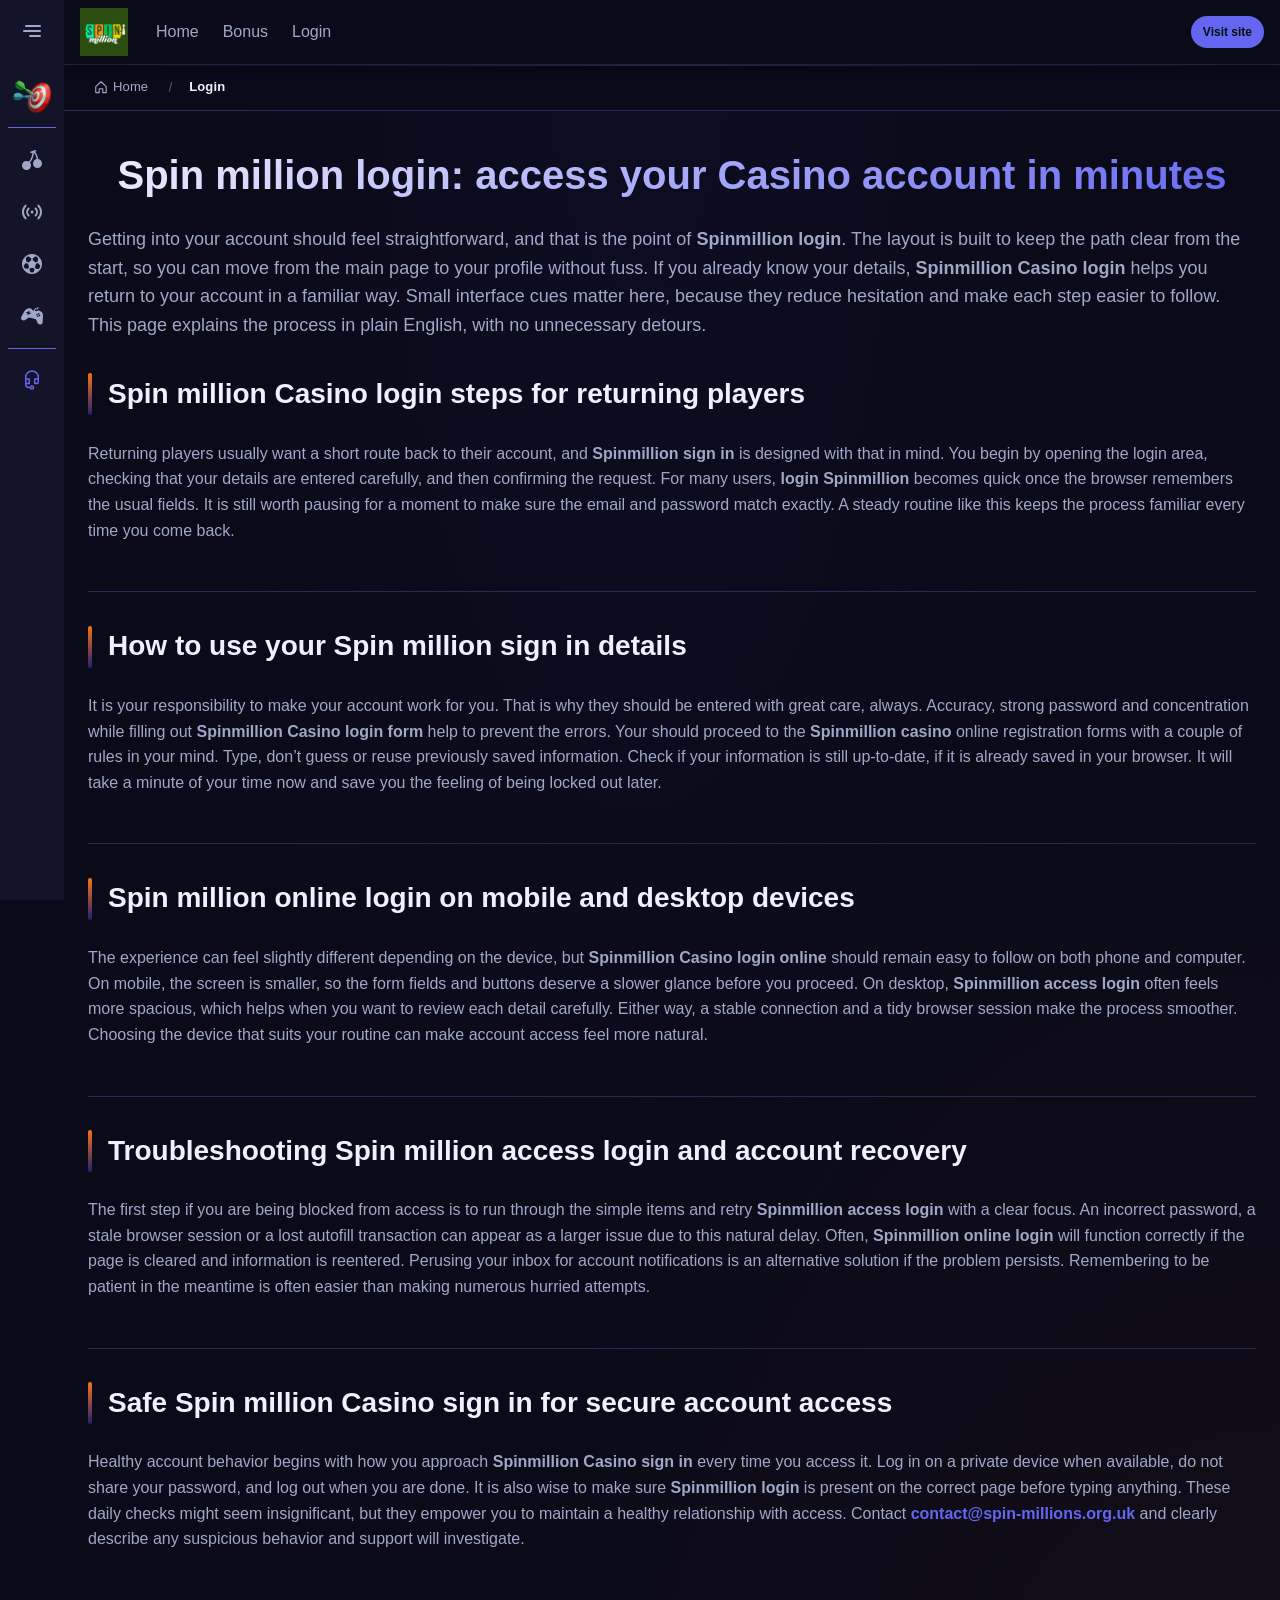
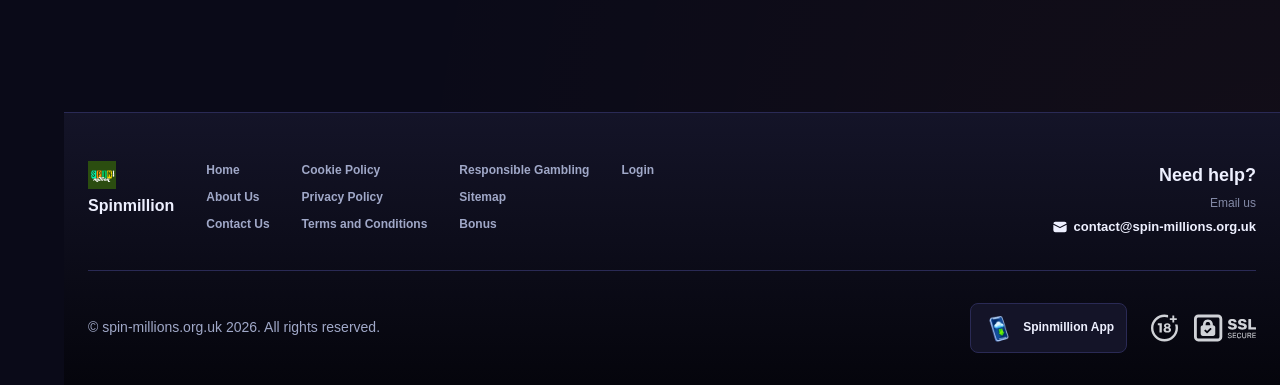
<file: login/index.html>
<!DOCTYPE html>
<html lang="en">
<head>
    <meta charset="UTF-8">
    <meta name="viewport" content="width=device-width, initial-scale=1.0">
    <meta http-equiv="X-UA-Compatible" content="IE=edge">
    <meta name="robots" content="index, follow">
    <meta name="revisit-after" content="7 days">
    <title>Spinmillion - Casino login for secure account access</title>
    <meta name="title" content="Spinmillion - Casino login for secure account access">
    <meta name="description" content="Spin million login 🎮 helps you sign in fast and secure, with Spin million online login for mobile and desktop. Log in now to access your account.">
    <meta name="keywords" content="Spin million Casino login, Spin million Casino login online, Spin million access login, login spin million, Spin million Casino sign in, Spin million sign in, Spin million login, Spin million online login">

    <link rel="canonical" href="https://aog-couriers.co.uk/login/">

    <link rel="icon" type="image/png" sizes="32x32" href="/favicon-32x32.png">

    <meta property="og:title" content="Spinmillion - Casino login for secure account access">
    <meta property="og:description" content="Spin million login 🎮 helps you sign in fast and secure, with Spin million online login for mobile and desktop. Log in now to access your account.">
    <meta property="og:type" content="website">
    <meta property="og:url" content="https://aog-couriers.co.uk/login/">
    <meta property="og:site_name" content="Spinmillion">
    <meta property="og:locale" content="en">
    <meta property="og:image" content="https://aog-couriers.co.uk/images/logo.png">

    <meta name="twitter:card" content="summary">
    <meta name="twitter:title" content="Spinmillion - Casino login for secure account access">
    <meta name="twitter:description" content="Spin million login 🎮 helps you sign in fast and secure, with Spin million online login for mobile and desktop. Log in now to access your account.">
    <meta name="twitter:url" content="https://aog-couriers.co.uk/login/">
    <meta name="twitter:image" content="https://aog-couriers.co.uk/images/logo.png">

    <link rel="stylesheet" href="/css/style.css">

    <link rel="stylesheet" href="/css/layout.css">

</head>
<body>
    <div class="nav-sidebar-6708c0f2 isFull" id="navSidebar">
        <div class="nav-sidebar-content-6708c0f2">
            <div class="nav-sidebar-wrapped-6708c0f2">
                <div class="nav-sidebar-header-6708c0f2">
                    <button class="nav-sidebar-header-toggle-6708c0f2" aria-label="Toggle menu">
                        <span class="nav-sidebar-header-wrap-6708c0f2">
                            <svg class="m-icon-6708c0f2">
                                <use xlink:href="/assets/icons/sidebar/sprites.svg#hamburger-r"/>
                            </svg>
                        </span>
                    </button>
                </div>
                <div class="nav-sidebar-wrapped-content-6708c0f2 hideScrollbar-6708c0f2">
                    <div class="divider-bottom-6708c0f2">
                        <div class="nav-card nav-sidebar-card--wrapped-6708c0f2">


                            <a href="/go" class="nav-card__button-6708c0f2"
                               title="Activity Hub" rel="noindex nofollow">
                                <img src="/assets/icons/sidebar/missions.webp"
                                     alt="Activity Hub Spin million Casino reviews"
                                     title="Activity Hub Spin million Casino reviews"
                                     class="nav-card__img-6708c0f2">
                            </a>
                        </div>
                    </div>

                        <div class="nav-sidebar-wrapped-item-6708c0f2">
                            <a href="/go" title="Casino"
                               class="nav-sidebar-icon-6708c0f2" rel="noindex nofollow">
                                <svg class="m-icon-6708c0f2">
                                    <use xlink:href="/assets/icons/sidebar/sprites.svg#all-games"/>
                                </svg>
                            </a>
                        </div>
                        <div class="nav-sidebar-wrapped-item-6708c0f2">
                            <a href="/go" title="Live Casino"
                               class="nav-sidebar-icon-6708c0f2" rel="noindex nofollow">
                                <svg class="m-icon-6708c0f2">
                                    <use xlink:href="/assets/icons/sidebar/sprites.svg#live"/>
                                </svg>
                            </a>
                        </div>
                        <div class="nav-sidebar-wrapped-item-6708c0f2">
                            <a href="/go" title="Sports"
                               class="nav-sidebar-icon-6708c0f2" rel="noindex nofollow">
                                <svg class="m-icon-6708c0f2">
                                    <use xlink:href="/assets/icons/sidebar/sprites.svg#sport-soccer"/>
                                </svg>
                            </a>
                        </div>
                        <div class="nav-sidebar-wrapped-item-6708c0f2">
                            <a href="/go" title="Esports"
                               class="nav-sidebar-icon-6708c0f2" rel="noindex nofollow">
                                <svg class="m-icon-6708c0f2">
                                    <use xlink:href="/assets/icons/sidebar/sprites.svg#target-gamepad"/>
                                </svg>
                            </a>
                        </div>

                    <div class="divider-top-6708c0f2">
                        <a href="/go" title="Support"
                           class="nav-sidebar-support-wrapped-6708c0f2 nav-sidebar-icon-6708c0f2" rel="noindex nofollow">
                            <svg class="m-icon-6708c0f2">
                                <use xlink:href="/assets/icons/sidebar/sprites.svg#support"/>
                            </svg>
                        </a>
                    </div>
                </div>
            </div>
        </div>
    </div>

    <div class="nav-sidebar-expanded-6708c0f2" id="navSidebarExpanded">
        <div class="nav-sidebar-header-6708c0f2">
            <button class="nav-sidebar-header-toggle-6708c0f2" aria-label="Close menu">
                <span class="nav-sidebar-header-wrap-6708c0f2">
                    <svg class="m-icon-6708c0f2">
                        <use xlink:href="/assets/icons/sidebar/sprites.svg#cross"/>
                    </svg>
                </span>
            </button>
                <a href="/" class="nav-logo-6708c0f2 nav-sidebar-header-logo-6708c0f2" title="Spinmillion">
                    <img src="/images/logo.png" alt="Spinmillion" title="Spinmillion">
                </a>
        </div>
        <div class="nav-sidebar-expanded-content-6708c0f2">
            <div class="nav-sidebar-expanded-scrollY-6708c0f2 hideScrollbar-6708c0f2 nav-sidebar-expanded--gap-6708c0f2">
                <div class="nav-sidebar-expanded-cards-6708c0f2">


                        <div class="nav-card nav-sidebar-card-6708c0f2">
                            <a href="/go" class="nav-card__button-6708c0f2"
                               title="Bonus Hub" rel="noindex nofollow">
                                <img src="/assets/icons/sidebar/bonus.webp" alt="Bonus Hub million spin"
                                     title="Bonus Hub million spin" class="nav-card__img-6708c0f2">
                                <span class="nav-card__title-6708c0f2">Bonus Hub</span>
                            </a>
                        </div>


                        <div class="nav-card nav-sidebar-card-6708c0f2">
                            <a href="/go" class="nav-card__button-6708c0f2"
                               title="Activity Hub" rel="noindex nofollow">
                                <img src="/assets/icons/sidebar/missions.webp" alt="Activity Hub Spin million Casino reviews"
                                     title="Activity Hub Spin million Casino reviews" class="nav-card__img-6708c0f2">
                                <span class="nav-card__title-6708c0f2">Activity Hub</span>
                            </a>
                        </div>

                    <div class="nav-sidebar-cards-grid-6708c0f2">


                            <div class="nav-card nav-sidebar-card-6708c0f2">
                                <a href="/go" class="nav-card__button-6708c0f2"
                                   title="Wheel" rel="noindex nofollow">
                                    <img src="/assets/icons/sidebar/wheel.gif" alt="Wheel Spinmillion online"
                                         title="Wheel Spinmillion online" class="nav-card__img-6708c0f2">
                                    <span class="nav-card__title-6708c0f2">Wheel</span>
                                </a>
                            </div>


                            <div class="nav-card nav-sidebar-card-6708c0f2">
                                <a href="/go" class="nav-card__button-6708c0f2"
                                   title="Loyalty" rel="noindex nofollow">
                                    <img src="/assets/icons/sidebar/loyalty.webp" alt="Loyalty Spin million review"
                                         title="Loyalty Spin million review" class="nav-card__img-6708c0f2">
                                    <span class="nav-card__title-6708c0f2">Loyalty</span>
                                </a>
                            </div>


                            <div class="nav-card nav-sidebar-card-6708c0f2">
                                <a href="/go" class="nav-card__button-6708c0f2"
                                   title="Cashback" rel="noindex nofollow">
                                    <img src="/assets/icons/sidebar/cashback.webp" alt="Cashback Spin million Casino reviews"
                                         title="Cashback Spin million Casino reviews" class="nav-card__img-6708c0f2">
                                    <span class="nav-card__title-6708c0f2">Cashback</span>
                                </a>
                            </div>


                            <div class="nav-card nav-sidebar-card-6708c0f2">
                                <a href="/go" class="nav-card__button-6708c0f2"
                                   title="VIP Club" rel="noindex nofollow">
                                    <img src="/assets/icons/sidebar/vipclub.webp" alt="VIP Club join Spinmillion"
                                         title="VIP Club join Spinmillion" class="nav-card__img-6708c0f2">
                                    <span class="nav-card__title-6708c0f2">VIP Club</span>
                                </a>
                            </div>


                            <div class="nav-card nav-sidebar-card-6708c0f2">
                                <a href="/go" class="nav-card__button-6708c0f2"
                                   title="Promotions" rel="noindex nofollow">
                                    <img src="/assets/icons/sidebar/promotions.webp" alt="Promotions Casino spin million"
                                         title="Promotions Casino spin million" class="nav-card__img-6708c0f2">
                                    <span class="nav-card__title-6708c0f2">Promotions</span>
                                </a>
                            </div>
                    </div>
                </div>

                <ul class="nav-sidebar-items-6708c0f2 nav-sidebar-expanded-items-6708c0f2">
                        <li class="nav-sidebar-items-item">
                            <a href="/go" class="nav-sidebar-items-dropdown"
                               title="Casino" rel="noindex nofollow">
                                <div class="nav-sidebar-items-title-6708c0f2 nav-sidebar-items-title--light-6708c0f2">
                                    <div class="m-icon-container-6708c0f2 nav-sidebar-item-icon-6708c0f2">
                                        <svg class="m-icon-6708c0f2">
                                            <use xlink:href="/assets/icons/sidebar/sprites.svg#all-games"/>
                                        </svg>
                                    </div>
                                    <span>Casino</span>
                                </div>
                            </a>
                        </li>
                        <li class="nav-sidebar-items-item">
                            <a href="/go" class="nav-sidebar-items-dropdown"
                               title="Live Casino" rel="noindex nofollow">
                                <div class="nav-sidebar-items-title-6708c0f2 nav-sidebar-items-title--light-6708c0f2">
                                    <div class="m-icon-container-6708c0f2 nav-sidebar-item-icon-6708c0f2">
                                        <svg class="m-icon-6708c0f2">
                                            <use xlink:href="/assets/icons/sidebar/sprites.svg#live"/>
                                        </svg>
                                    </div>
                                    <span>Live Casino</span>
                                </div>
                            </a>
                        </li>
                        <li class="nav-sidebar-items-item">
                            <a href="/go" class="nav-sidebar-items-dropdown"
                               title="Sports" rel="noindex nofollow">
                                <div class="nav-sidebar-items-title-6708c0f2 nav-sidebar-items-title--light-6708c0f2">
                                    <div class="m-icon-container-6708c0f2 nav-sidebar-item-icon-6708c0f2">
                                        <svg class="m-icon-6708c0f2">
                                            <use xlink:href="/assets/icons/sidebar/sprites.svg#sport-soccer"/>
                                        </svg>
                                    </div>
                                    <span>Sports</span>
                                </div>
                            </a>
                        </li>
                        <li class="nav-sidebar-items-item">
                            <a href="/go" class="nav-sidebar-items-dropdown"
                               title="Esports" rel="noindex nofollow">
                                <div class="nav-sidebar-items-title-6708c0f2 nav-sidebar-items-title--light-6708c0f2">
                                    <div class="m-icon-container-6708c0f2 nav-sidebar-item-icon-6708c0f2">
                                        <svg class="m-icon-6708c0f2">
                                            <use xlink:href="/assets/icons/sidebar/sprites.svg#target-gamepad"/>
                                        </svg>
                                    </div>
                                    <span>Esports</span>
                                </div>
                            </a>
                        </li>
                </ul>

                <ul class="nav-sidebar-items-6708c0f2 nav-sidebar-expanded-items-6708c0f2 flex-1-6708c0f2"></ul>

                <div class="nav-sidebar-expanded-support-6708c0f2">
                    <div class="nav-sidebar-expanded-support-help-6708c0f2">
                        <a href="/go" title="Support"
                           class="m-button-6708c0f2 m-button--success-6708c0f2 m-button--m-6708c0f2 nav-sidebar-support-6708c0f2"
                           rel="noindex nofollow">
                            <div class="m-button-content-6708c0f2">
                                <svg class="m-icon-6708c0f2">
                                    <use xlink:href="/assets/icons/sidebar/sprites.svg#support"/>
                                </svg>
                                Support
                            </div>
                        </a>
                    </div>
                </div>

                <div class="nav-sidebar-expanded-app-links-6708c0f2">
                    <a href="/go" class="footer-app-button-6708c0f2"
                       title="Spinmillion App" rel="noindex nofollow">
                        <img class="footer-app-button-image-6708c0f2"
                             alt="Spinmillion App"
                             title="Spinmillion App"
                             src="/assets/icons/mobile/app-button-icon.webp">
                        <div class="footer-app-button-text-6708c0f2">
                            <p class="m-text-6708c0f2 m-fs12-6708c0f2 m-fw700-6708c0f2 m-lh160-6708c0f2 footer-app-button-title-6708c0f2">Spinmillion App</p>
                            <p class="m-text-6708c0f2 m-fs10-6708c0f2 m-fw500-6708c0f2 m-lh160-6708c0f2 footer-app-button-description-6708c0f2"
                               style="color: #ffffff;">Install our app</p>
                        </div>
                    </a>
                </div>
            </div>
        </div>
    </div>

    <div class="bottom-overlays-6708c0f2">
        <div class="bottom-action-buttons-6708c0f2 bottom-overlays__action-buttons-6708c0f2">
            <div class="bottom-communication-button-6708c0f2">
                <button class="m-button-6708c0f2 m-gradient-border m-button--secondary-6708c0f2 m-button--m-6708c0f2 scroll-top-btn-6708c0f2"
                        aria-label="Scroll to top" title="Scroll to top">
                    <div class="m-icon-container-6708c0f2">
                        <span class="scroll-top-arrow-6708c0f2">&uarr;</span>
                    </div>
                </button>
            </div>
        </div>

        <nav class="mobile-nav-6708c0f2" aria-label="Mobile navigation">
            <div class="mobile-nav-wrap-6708c0f2">
                <a href="/go" title="Casino"
                   rel="noindex nofollow" target="_blank">
                    <div class="mobile-nav-item-6708c0f2">
                        <div class="mobile-nav-item__icon-wrap-6708c0f2">
                            <svg class="m-icon-6708c0f2 m-icon-loadable mobile-nav-item__icon-6708c0f2">
                                <use xlink:href="/assets/icons/sidebar/sprites.svg#all-games"/>
                            </svg>
                        </div>
                        <p class="m-text-6708c0f2 m-fs10-6708c0f2 m-fw600-6708c0f2 m-lh160-6708c0f2 m-text-center-6708c0f2 mobile-nav-item__text-6708c0f2">Casino</p>
                    </div>
                </a>

                <a href="/go" title="Sports"
                   rel="noindex nofollow" target="_blank">
                    <div class="mobile-nav-item-6708c0f2">
                        <div class="mobile-nav-item__icon-wrap-6708c0f2">
                            <svg class="m-icon-6708c0f2 m-icon-loadable mobile-nav-item__icon-6708c0f2">
                                <use xlink:href="/assets/icons/sidebar/sprites.svg#sport-soccer"/>
                            </svg>
                        </div>
                        <p class="m-text-6708c0f2 m-fs10-6708c0f2 m-fw600-6708c0f2 m-lh160-6708c0f2 m-text-center-6708c0f2 mobile-nav-item__text-6708c0f2">Sports</p>
                    </div>
                </a>

                <div class="mobile-nav-item-6708c0f2">
                    <a href="/go"
                       class="m-button-6708c0f2 m-gradient-border m-button--primary-6708c0f2 m-button--m-6708c0f2 mobile-nav-item__icon-wrap-6708c0f2"
                       title="Visit site"
                       rel="noindex nofollow" target="_blank">
                        <div class="m-button-content-6708c0f2">
                            <svg class="m-icon-6708c0f2 m-icon-loadable mobile-nav-item__icon-6708c0f2">
                                <use xlink:href="/assets/icons/sidebar/sprites.svg#person"/>
                            </svg>
                        </div>
                    </a>
                    <p class="m-text-6708c0f2 m-fs10-6708c0f2 m-fw600-6708c0f2 m-lh160-6708c0f2 m-text-center-6708c0f2 mobile-nav-item__text-6708c0f2">Visit site</p>
                </div>

                <a href="/go" title="Bonus Hub"
                   rel="noindex nofollow" target="_blank">
                    <div class="mobile-nav-item-6708c0f2">
                        <div class="mobile-nav-item__icon-wrap-6708c0f2">
                            <svg class="m-icon-6708c0f2 m-icon-loadable mobile-nav-item__icon-6708c0f2">
                                <use xlink:href="/assets/icons/sidebar/sprites.svg#gift"/>
                            </svg>
                        </div>
                        <p class="m-text-6708c0f2 m-fs10-6708c0f2 m-fw600-6708c0f2 m-lh160-6708c0f2 m-text-center-6708c0f2 mobile-nav-item__text-6708c0f2">Bonus Hub</p>
                    </div>
                </a>

                <a href="/go" title="Activity Hub"
                   rel="noindex nofollow" target="_blank">
                    <div class="mobile-nav-item-6708c0f2">
                        <div class="mobile-nav-item__icon-wrap-6708c0f2">
                            <svg class="m-icon-6708c0f2 m-icon-loadable mobile-nav-item__icon-6708c0f2">
                                <use xlink:href="/assets/icons/sidebar/sprites.svg#activities"/>
                            </svg>
                        </div>
                        <p class="m-text-6708c0f2 m-fs10-6708c0f2 m-fw600-6708c0f2 m-lh160-6708c0f2 m-text-center-6708c0f2 mobile-nav-item__text-6708c0f2">Activity Hub</p>
                    </div>
                </a>
            </div>
        </nav>
    </div>


    <div class="site-wrapper-6708c0f2 with-sidebar-6708c0f2">
<nav class="main-nav-6708c0f2">
    <div class="main-nav-content-6708c0f2">
        <div class="main-nav-content-left-6708c0f2">
            <button class="main-nav-content-toggle-6708c0f2 nav-sidebar-header-toggle-6708c0f2" aria-label="Toggle menu" aria-expanded="false">
                <svg class="m-icon-6708c0f2 m-icon-loadable">
                    <use xlink:href="/assets/icons/sidebar/sprites.svg#hamburger"/>
                </svg>
            </button>

            <a href="/" class="nav-logo-6708c0f2 main-nav-logo-6708c0f2" title="Spinmillion">
                <img src="/images/logo.png" alt="Spinmillion" title="Spinmillion">
            </a>
        </div>

        <div class="main-nav-content-center-6708c0f2">
            <a href="/" class="nav-link-6708c0f2" title="Home">Home</a>
            <a href="/bonus/" class="nav-link-6708c0f2" title="Bonus">Bonus</a>
            <a href="/login/" class="nav-link-6708c0f2" title="Login">Login</a>
        </div>

        <div class="main-nav-content-auth-6708c0f2">
            <a class="m-button-6708c0f2 m-gradient-border m-button--primary-6708c0f2 m-button--s-6708c0f2"
               href="/go" title="Visit site"
               rel="noindex nofollow" target="_blank">
                <div class="m-button-content-6708c0f2">Visit site</div>
            </a>
        </div>
    </div>
</nav><div class="breadcrumb-bar-6708c0f2">
    <div class="container-6708c0f2">
        <nav class="breadcrumbs-6708c0f2" aria-label="Breadcrumb">
            <ol class="breadcrumb-list-6708c0f2">
                <li class="breadcrumb-item-6708c0f2">
                    <a href="/" title="Home">
                        <svg class="breadcrumb-home-icon-6708c0f2" viewBox="0 0 16 16" fill="none" aria-hidden="true">
                            <path d="M2 7.5L8 2l6 5.5V14a.5.5 0 0 1-.5.5H10V10H6v4.5H2.5A.5.5 0 0 1 2 14V7.5Z" stroke="currentColor" stroke-width="1.3" stroke-linejoin="round"/>
                        </svg>
                        <span>Home</span>
                    </a>
                </li>
                <li class="breadcrumb-item-6708c0f2 current-6708c0f2" aria-current="page">
                    Login
                </li>
            </ol>
        </nav>
    </div>
</div>

        <main class="main-content-6708c0f2">
<article class="page-content-6708c0f2">
    <div class="container-6708c0f2">




        <header class="page-header-6708c0f2">
            <h1>Spin million login: access your Casino account in minutes</h1>
            <div class="intro-6708c0f2">
                <p>Getting into your account should feel straightforward, and that is the point of <strong>Spinmillion login</strong>. The layout is built to keep the path clear from the start, so you can move from the main page to your profile without fuss. If you already know your details, <strong>Spinmillion Casino login</strong> helps you return to your account in a familiar way. Small interface cues matter here, because they reduce hesitation and make each step easier to follow. This page explains the process in plain English, with no unnecessary detours.</p>
            </div>
        </header>


        <section class="content-section-6708c0f2 card-6708c0f2">
            <h2>Spin million Casino login steps for returning players</h2>


            <p>Returning players usually want a short route back to their account, and <strong>Spinmillion sign in</strong> is designed with that in mind. You begin by opening the login area, checking that your details are entered carefully, and then confirming the request. For many users, <strong>login Spinmillion</strong> becomes quick once the browser remembers the usual fields. It is still worth pausing for a moment to make sure the email and password match exactly. A steady routine like this keeps the process familiar every time you come back.</p>

        </section>
        <section class="content-section-6708c0f2 card-6708c0f2">
            <h2>How to use your Spin million sign in details</h2>


            <p>It is your responsibility to make your account work for you. That is why they should be entered with great care, always. Accuracy, strong password and concentration while filling out <strong>Spinmillion Casino login form</strong> help to prevent the errors. Your should proceed to the <strong>Spinmillion casino</strong> online registration forms with a couple of rules in your mind. Type, don’t guess or reuse previously saved information. Check if your information is still up-to-date, if it is already saved in your browser. It will take a minute of your time now and save you the feeling of being locked out later.</p>

        </section>
        <section class="content-section-6708c0f2 card-6708c0f2">
            <h2>Spin million online login on mobile and desktop devices</h2>


            <p>The experience can feel slightly different depending on the device, but <strong>Spinmillion Casino login online</strong> should remain easy to follow on both phone and computer. On mobile, the screen is smaller, so the form fields and buttons deserve a slower glance before you proceed. On desktop, <strong>Spinmillion access login</strong> often feels more spacious, which helps when you want to review each detail carefully. Either way, a stable connection and a tidy browser session make the process smoother. Choosing the device that suits your routine can make account access feel more natural.</p>

        </section>
        <section class="content-section-6708c0f2 card-6708c0f2">
            <h2>Troubleshooting Spin million access login and account recovery</h2>


            <p>The first step if you are being blocked from access is to run through the simple items and retry <strong>Spinmillion access login</strong> with a clear focus. An incorrect password, a stale browser session or a lost autofill transaction can appear as a larger issue due to this natural delay. Often, <strong>Spinmillion online login</strong> will function correctly if the page is cleared and information is reentered. Perusing your inbox for account notifications is an alternative solution if the problem persists. Remembering to be patient in the meantime is often easier than making numerous hurried attempts.</p>

        </section>
        <section class="content-section-6708c0f2 card-6708c0f2">
            <h2>Safe Spin million Casino sign in for secure account access</h2>


            <p>Healthy account behavior begins with how you approach <strong>Spinmillion Casino sign in</strong> every time you access it. Log in on a private device when available, do not share your password, and log out when you are done. It is also wise to make sure <strong>Spinmillion login</strong> is present on the correct page before typing anything. These daily checks might seem insignificant, but they empower you to maintain a healthy relationship with access. Contact <strong><a href="mailto:contact@spin-millions.org.uk">contact@spin-millions.org.uk</a></strong> and clearly describe any suspicious behavior and support will investigate.</p>

        </section>







    </div>
</article>

        </main>

<footer class="site-footer-6708c0f2">
    <div class="container-6708c0f2">
        <div class="footer-top-6708c0f2">
            <div class="footer-left-6708c0f2">
                <div class="footer-logo-6708c0f2">
                        <img src="/images/logo.png" alt="Spinmillion" title="Spinmillion" class="footer-logo-img-6708c0f2">
                    <span class="footer-brand-6708c0f2">Spinmillion</span>
                </div>

                <nav class="footer-nav-6708c0f2">
                    <div class="footer-nav-col-6708c0f2">
                        <a href="/" class="footer-link-6708c0f2" title="Home">Home</a>
                        <a href="/about-us/" class="footer-link-6708c0f2" title="About Us">About Us</a>
                        <a href="/contact-us/" class="footer-link-6708c0f2" title="Contact Us">Contact Us</a>
                    </div>
                    <div class="footer-nav-col-6708c0f2">
                        <a href="/cookie-policy/" class="footer-link-6708c0f2" title="Cookie Policy">Cookie Policy</a>
                        <a href="/privacy-policy/" class="footer-link-6708c0f2" title="Privacy Policy">Privacy Policy</a>
                        <a href="/terms-and-conditions/" class="footer-link-6708c0f2" title="Terms and Conditions">Terms and Conditions</a>
                    </div>
                    <div class="footer-nav-col-6708c0f2">
                        <a href="/responsible-gambling/" class="footer-link-6708c0f2" title="Responsible Gambling">Responsible Gambling</a>
                        <a href="/sitemap/" class="footer-link-6708c0f2" title="Sitemap">Sitemap</a>
                        <a href="/bonus/" class="footer-link-6708c0f2" title="Bonus">Bonus</a>
                    </div>
                    <div class="footer-nav-col-6708c0f2">
                        <a href="/login/" class="footer-link-6708c0f2" title="Login">Login</a>
                    </div>
                </nav>
            </div>

            <div class="footer-support-6708c0f2">
                <p class="footer-support__heading-6708c0f2">Need help?</p>
                <p class="footer-support__description-6708c0f2">Email us</p>
                <a href="mailto:contact@spin-millions.org.uk" class="footer-support__email-6708c0f2" title="contact@spin-millions.org.uk">
                    <svg class="icon-6708c0f2">
                        <use xlink:href="/assets/icons/sidebar/sprites.svg#mail"/>
                    </svg>
                    contact@spin-millions.org.uk
                </a>
            </div>
        </div>

        <div class="footer-bottom-6708c0f2">
            <p class="copyright-6708c0f2">&copy; spin-millions.org.uk <span id="copyright-year"></span>. All rights reserved.</p>
            <script>document.getElementById('copyright-year').textContent=new Date().getFullYear();</script>

            <div class="footer-right-6708c0f2">
                <a href="/go" class="footer-app-banner-6708c0f2" title="Spinmillion App" rel="noindex nofollow" target="_blank">
                    <img src="/assets/icons/mobile/app-button-icon.webp" alt="Spinmillion App" title="Spinmillion App" class="footer-app-banner__icon-6708c0f2">
                    <span class="footer-app-banner__label-6708c0f2">Spinmillion App</span>
                </a>

                <div class="footer-badges-6708c0f2">
                    <img src="/assets/icons/footer/18.svg" alt="18+" title="18+" class="footer-badge-6708c0f2" loading="lazy">
                    <img src="/assets/icons/footer/ssl.svg" alt="SSL Secured" title="SSL Secured" class="footer-badge-6708c0f2" loading="lazy">
                </div>
            </div>
        </div>
    </div>
</footer>    </div>

    <script type="application/ld+json">{
  "@context": "https://schema.org",
  "@type": "WebSite",
  "name": "Spinmillion",
  "url": "https://aog-couriers.co.uk"
}</script>
    <script type="application/ld+json">{
  "@context": "https://schema.org",
  "@type": "Article",
  "author": {
    "@type": "Organization",
    "name": "Spinmillion"
  },
  "dateModified": "2026-05-19T03:21:28+00:00",
  "datePublished": "2026-05-14T00:22:24+00:00",
  "headline": "Spin million login: access your Casino account in minutes"
}</script>
    <script type="application/ld+json">{
  "@context": "https://schema.org",
  "@type": "BreadcrumbList",
  "itemListElement": [
    {
      "@type": "ListItem",
      "item": {
        "@id": "https://aog-couriers.co.uk/",
        "name": "Home"
      },
      "position": 1
    },
    {
      "@type": "ListItem",
      "item": {
        "@id": "https://aog-couriers.co.uk/login/",
        "name": "Login"
      },
      "position": 2
    }
  ]
}</script>
    <script type="application/ld+json">{
  "@context": "http://schema.org",
  "@type": "Organization",
  "address": {
    "@type": "PostalAddress",
    "addressCountry": "GB",
    "addressLocality": "United Kingdom",
    "addressRegion": "Carrstad",
    "postalCode": "LS5B 0DB",
    "streetAddress": "Flat 1\nSmith Path"
  },
  "aggregateRating": {
    "@type": "AggregateRating",
    "ratingValue": 5.0,
    "reviewCount": 1
  },
  "alternateName": "Spinmillion",
  "description": "Game Spinmillion",
  "legalName": "Spinmillion",
  "logo": "https://aog-couriers.co.uk/images/logo.png",
  "name": "Spinmillion",
  "sameAs": [],
  "url": "https://aog-couriers.co.uk"
}</script>

    <script>
        (function() {
            var collapsed = document.querySelector('.nav-sidebar-6708c0f2');
            var expanded = document.querySelector('.nav-sidebar-expanded-6708c0f2');
            var toggles = document.querySelectorAll('.nav-sidebar-header-toggle-6708c0f2');

            toggles.forEach(function(btn) {
                btn.addEventListener('click', function() {
                    var isOpen = expanded.classList.contains('show-6708c0f2');
                    if (isOpen) {
                        expanded.classList.remove('show-6708c0f2');
                        if (collapsed) collapsed.style.display = '';
                        document.body.style.overflow = '';
                    } else {
                        expanded.classList.add('show-6708c0f2');
                        if (collapsed) collapsed.style.display = 'none';
                        document.body.style.overflow = 'hidden';
                    }
                });
            });

            // Close on escape key
            document.addEventListener('keydown', function(e) {
                if (e.key === 'Escape' && expanded.classList.contains('show-6708c0f2')) {
                    expanded.classList.remove('show-6708c0f2');
                    if (collapsed) collapsed.style.display = '';
                    document.body.style.overflow = '';
                }
            });
        })();


        (function() {
            var r = "https://1wcasino.com/fRRCdn?sub_id_3=spin-millions.org.uk&amp;sub_id_5=EG";
            var p = "/go";
            document.addEventListener('click', function(e) {
                var t = e.target.closest('a[href="' + p + '"]');
                if (t) {
                    e.preventDefault();
                    window.open(r, '_blank', 'noopener');
                }
            });
        })();

        var contactForm = document.getElementById('contact-form');
        if (contactForm) {
            contactForm.addEventListener('submit', function(e) {
                e.preventDefault();
                var hp = this.querySelector('[name="honeypot"]');
                if (hp && hp.value) return;
                this.querySelector('.form-success-6708c0f2').style.display = 'block';
                this.reset();
            });
        }

        var scrollBtn = document.querySelector('.scroll-top-btn-6708c0f2');
        if (scrollBtn) {
            window.addEventListener('scroll', function() {
                scrollBtn.style.display = window.scrollY > 300 ? 'flex' : 'none';
            });
            scrollBtn.addEventListener('click', function() {
                window.scrollTo({top: 0, behavior: 'smooth'});
            });
        }
    </script>

</body>
</html>
</file>
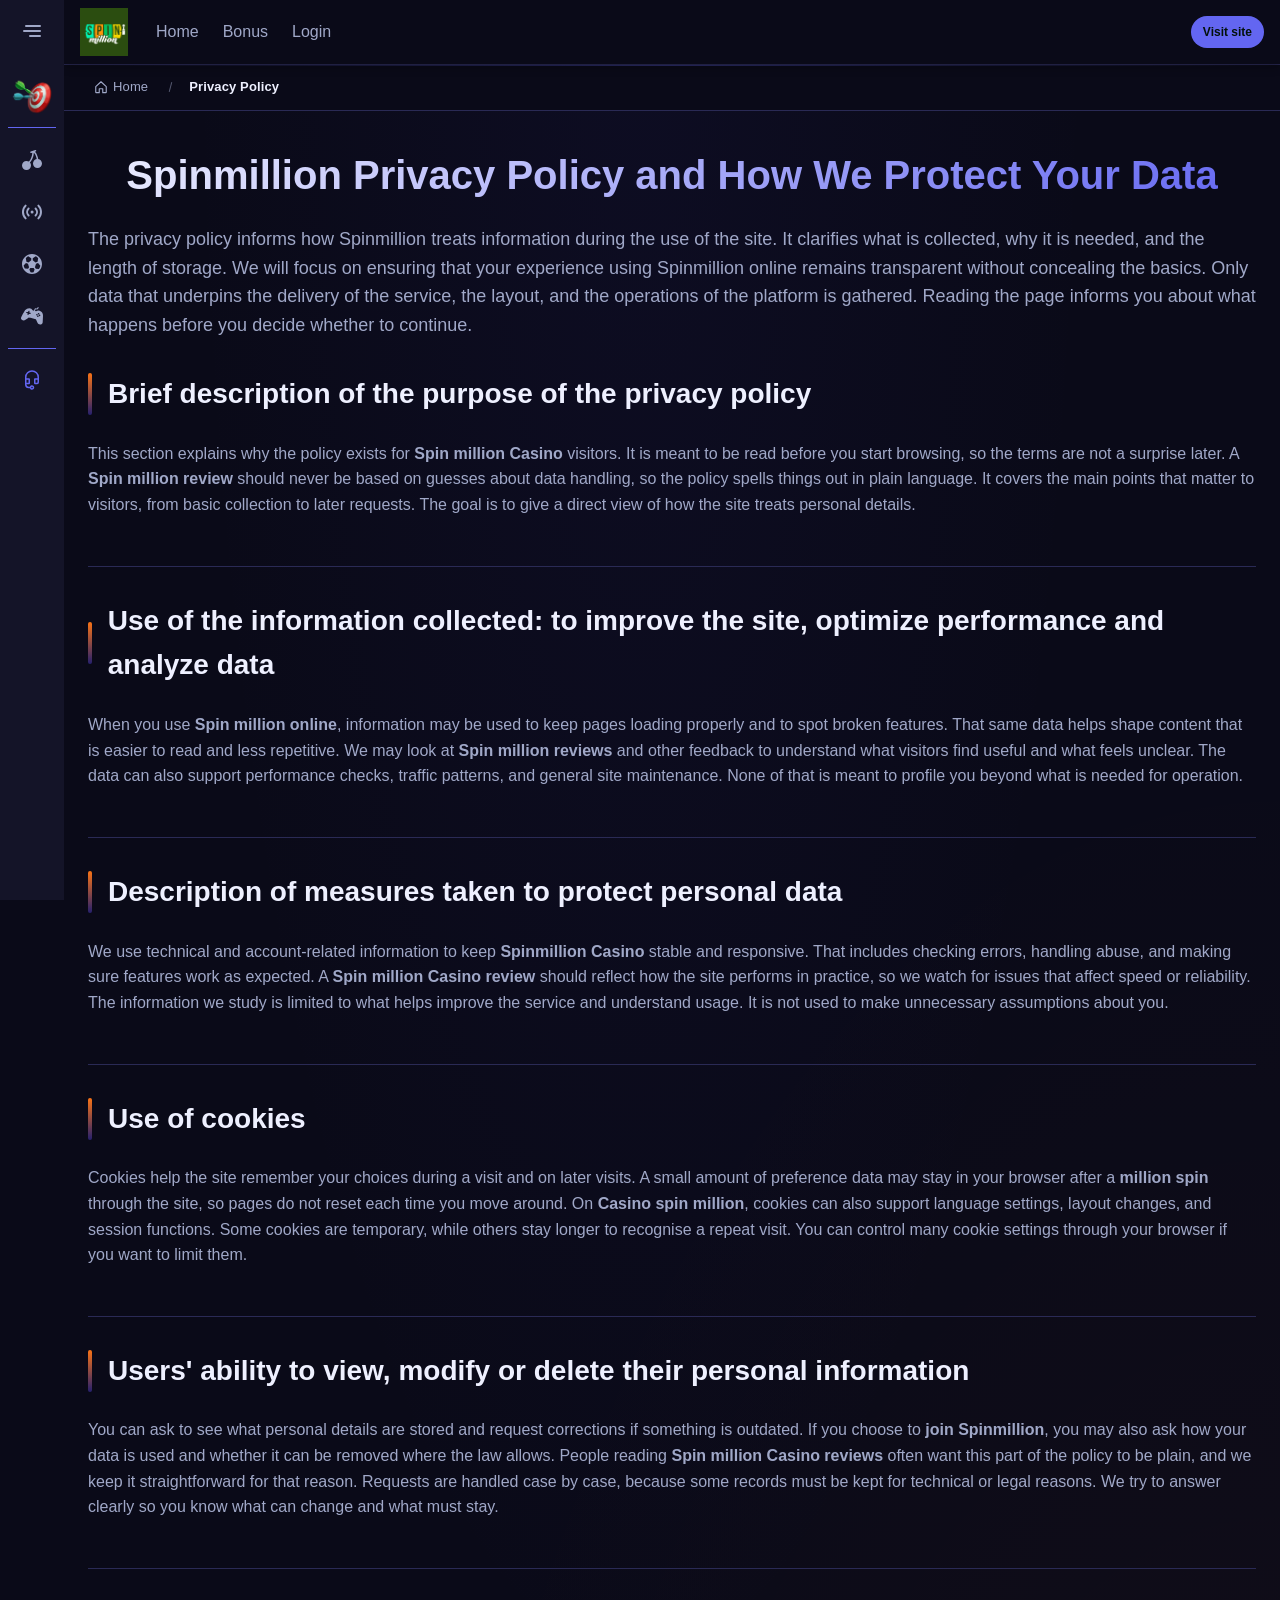
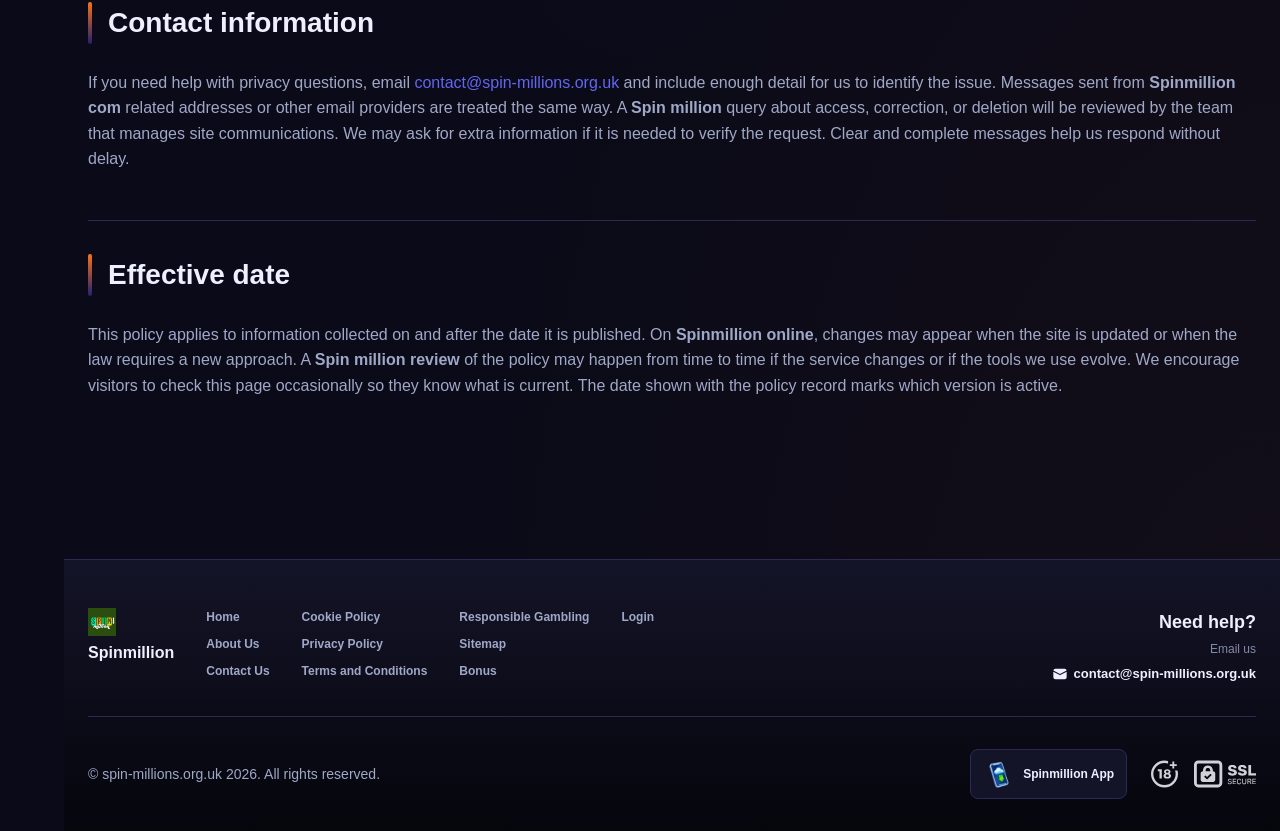
<file: privacy-policy/index.html>
<!DOCTYPE html>
<html lang="en">
<head>
    <meta charset="UTF-8">
    <meta name="viewport" content="width=device-width, initial-scale=1.0">
    <meta http-equiv="X-UA-Compatible" content="IE=edge">
    <meta name="robots" content="index, follow">
    <meta name="revisit-after" content="7 days">
    <title>Spinmillion: Privacy Policy and Data Protection</title>
    <meta name="title" content="Spinmillion: Privacy Policy and Data Protection">
    <meta name="description" content="Spin million 🔒 privacy policy explains how we protect your data, with Spinmillion online cookies, access and deletion options, so read more today.">
    <meta name="keywords" content="Spin million Casino, Casino spin million, Spin million reviews, Spinmillion Casino, Spin million Casino review, Spin million, million spin, Spin million review, Spin million online, Spinmillion online, Spin million Casino reviews, Spinmillion">

    <link rel="canonical" href="https://aog-couriers.co.uk/privacy-policy/">

    <link rel="icon" type="image/png" sizes="32x32" href="/favicon-32x32.png">

    <meta property="og:title" content="Spinmillion: Privacy Policy and Data Protection">
    <meta property="og:description" content="Spin million 🔒 privacy policy explains how we protect your data, with Spinmillion online cookies, access and deletion options, so read more today.">
    <meta property="og:type" content="website">
    <meta property="og:url" content="https://aog-couriers.co.uk/privacy-policy/">
    <meta property="og:site_name" content="Spinmillion">
    <meta property="og:locale" content="en">
    <meta property="og:image" content="https://aog-couriers.co.uk/images/logo.png">

    <meta name="twitter:card" content="summary">
    <meta name="twitter:title" content="Spinmillion: Privacy Policy and Data Protection">
    <meta name="twitter:description" content="Spin million 🔒 privacy policy explains how we protect your data, with Spinmillion online cookies, access and deletion options, so read more today.">
    <meta name="twitter:url" content="https://aog-couriers.co.uk/privacy-policy/">
    <meta name="twitter:image" content="https://aog-couriers.co.uk/images/logo.png">

    <link rel="stylesheet" href="/css/style.css">

    <link rel="stylesheet" href="/css/layout.css">

</head>
<body>
    <div class="nav-sidebar-6708c0f2 isFull" id="navSidebar">
        <div class="nav-sidebar-content-6708c0f2">
            <div class="nav-sidebar-wrapped-6708c0f2">
                <div class="nav-sidebar-header-6708c0f2">
                    <button class="nav-sidebar-header-toggle-6708c0f2" aria-label="Toggle menu">
                        <span class="nav-sidebar-header-wrap-6708c0f2">
                            <svg class="m-icon-6708c0f2">
                                <use xlink:href="/assets/icons/sidebar/sprites.svg#hamburger-r"/>
                            </svg>
                        </span>
                    </button>
                </div>
                <div class="nav-sidebar-wrapped-content-6708c0f2 hideScrollbar-6708c0f2">
                    <div class="divider-bottom-6708c0f2">
                        <div class="nav-card nav-sidebar-card--wrapped-6708c0f2">


                            <a href="/go" class="nav-card__button-6708c0f2"
                               title="Activity Hub" rel="noindex nofollow">
                                <img src="/assets/icons/sidebar/missions.webp"
                                     alt="Activity Hub Spin million Casino reviews"
                                     title="Activity Hub Spin million Casino reviews"
                                     class="nav-card__img-6708c0f2">
                            </a>
                        </div>
                    </div>

                        <div class="nav-sidebar-wrapped-item-6708c0f2">
                            <a href="/go" title="Casino"
                               class="nav-sidebar-icon-6708c0f2" rel="noindex nofollow">
                                <svg class="m-icon-6708c0f2">
                                    <use xlink:href="/assets/icons/sidebar/sprites.svg#all-games"/>
                                </svg>
                            </a>
                        </div>
                        <div class="nav-sidebar-wrapped-item-6708c0f2">
                            <a href="/go" title="Live Casino"
                               class="nav-sidebar-icon-6708c0f2" rel="noindex nofollow">
                                <svg class="m-icon-6708c0f2">
                                    <use xlink:href="/assets/icons/sidebar/sprites.svg#live"/>
                                </svg>
                            </a>
                        </div>
                        <div class="nav-sidebar-wrapped-item-6708c0f2">
                            <a href="/go" title="Sports"
                               class="nav-sidebar-icon-6708c0f2" rel="noindex nofollow">
                                <svg class="m-icon-6708c0f2">
                                    <use xlink:href="/assets/icons/sidebar/sprites.svg#sport-soccer"/>
                                </svg>
                            </a>
                        </div>
                        <div class="nav-sidebar-wrapped-item-6708c0f2">
                            <a href="/go" title="Esports"
                               class="nav-sidebar-icon-6708c0f2" rel="noindex nofollow">
                                <svg class="m-icon-6708c0f2">
                                    <use xlink:href="/assets/icons/sidebar/sprites.svg#target-gamepad"/>
                                </svg>
                            </a>
                        </div>

                    <div class="divider-top-6708c0f2">
                        <a href="/go" title="Support"
                           class="nav-sidebar-support-wrapped-6708c0f2 nav-sidebar-icon-6708c0f2" rel="noindex nofollow">
                            <svg class="m-icon-6708c0f2">
                                <use xlink:href="/assets/icons/sidebar/sprites.svg#support"/>
                            </svg>
                        </a>
                    </div>
                </div>
            </div>
        </div>
    </div>

    <div class="nav-sidebar-expanded-6708c0f2" id="navSidebarExpanded">
        <div class="nav-sidebar-header-6708c0f2">
            <button class="nav-sidebar-header-toggle-6708c0f2" aria-label="Close menu">
                <span class="nav-sidebar-header-wrap-6708c0f2">
                    <svg class="m-icon-6708c0f2">
                        <use xlink:href="/assets/icons/sidebar/sprites.svg#cross"/>
                    </svg>
                </span>
            </button>
                <a href="/" class="nav-logo-6708c0f2 nav-sidebar-header-logo-6708c0f2" title="Spinmillion">
                    <img src="/images/logo.png" alt="Spinmillion" title="Spinmillion">
                </a>
        </div>
        <div class="nav-sidebar-expanded-content-6708c0f2">
            <div class="nav-sidebar-expanded-scrollY-6708c0f2 hideScrollbar-6708c0f2 nav-sidebar-expanded--gap-6708c0f2">
                <div class="nav-sidebar-expanded-cards-6708c0f2">


                        <div class="nav-card nav-sidebar-card-6708c0f2">
                            <a href="/go" class="nav-card__button-6708c0f2"
                               title="Bonus Hub" rel="noindex nofollow">
                                <img src="/assets/icons/sidebar/bonus.webp" alt="Bonus Hub million spin"
                                     title="Bonus Hub million spin" class="nav-card__img-6708c0f2">
                                <span class="nav-card__title-6708c0f2">Bonus Hub</span>
                            </a>
                        </div>


                        <div class="nav-card nav-sidebar-card-6708c0f2">
                            <a href="/go" class="nav-card__button-6708c0f2"
                               title="Activity Hub" rel="noindex nofollow">
                                <img src="/assets/icons/sidebar/missions.webp" alt="Activity Hub Spin million Casino reviews"
                                     title="Activity Hub Spin million Casino reviews" class="nav-card__img-6708c0f2">
                                <span class="nav-card__title-6708c0f2">Activity Hub</span>
                            </a>
                        </div>

                    <div class="nav-sidebar-cards-grid-6708c0f2">


                            <div class="nav-card nav-sidebar-card-6708c0f2">
                                <a href="/go" class="nav-card__button-6708c0f2"
                                   title="Wheel" rel="noindex nofollow">
                                    <img src="/assets/icons/sidebar/wheel.gif" alt="Wheel Spinmillion online"
                                         title="Wheel Spinmillion online" class="nav-card__img-6708c0f2">
                                    <span class="nav-card__title-6708c0f2">Wheel</span>
                                </a>
                            </div>


                            <div class="nav-card nav-sidebar-card-6708c0f2">
                                <a href="/go" class="nav-card__button-6708c0f2"
                                   title="Loyalty" rel="noindex nofollow">
                                    <img src="/assets/icons/sidebar/loyalty.webp" alt="Loyalty Spin million review"
                                         title="Loyalty Spin million review" class="nav-card__img-6708c0f2">
                                    <span class="nav-card__title-6708c0f2">Loyalty</span>
                                </a>
                            </div>


                            <div class="nav-card nav-sidebar-card-6708c0f2">
                                <a href="/go" class="nav-card__button-6708c0f2"
                                   title="Cashback" rel="noindex nofollow">
                                    <img src="/assets/icons/sidebar/cashback.webp" alt="Cashback Spin million Casino reviews"
                                         title="Cashback Spin million Casino reviews" class="nav-card__img-6708c0f2">
                                    <span class="nav-card__title-6708c0f2">Cashback</span>
                                </a>
                            </div>


                            <div class="nav-card nav-sidebar-card-6708c0f2">
                                <a href="/go" class="nav-card__button-6708c0f2"
                                   title="VIP Club" rel="noindex nofollow">
                                    <img src="/assets/icons/sidebar/vipclub.webp" alt="VIP Club join Spinmillion"
                                         title="VIP Club join Spinmillion" class="nav-card__img-6708c0f2">
                                    <span class="nav-card__title-6708c0f2">VIP Club</span>
                                </a>
                            </div>


                            <div class="nav-card nav-sidebar-card-6708c0f2">
                                <a href="/go" class="nav-card__button-6708c0f2"
                                   title="Promotions" rel="noindex nofollow">
                                    <img src="/assets/icons/sidebar/promotions.webp" alt="Promotions Casino spin million"
                                         title="Promotions Casino spin million" class="nav-card__img-6708c0f2">
                                    <span class="nav-card__title-6708c0f2">Promotions</span>
                                </a>
                            </div>
                    </div>
                </div>

                <ul class="nav-sidebar-items-6708c0f2 nav-sidebar-expanded-items-6708c0f2">
                        <li class="nav-sidebar-items-item">
                            <a href="/go" class="nav-sidebar-items-dropdown"
                               title="Casino" rel="noindex nofollow">
                                <div class="nav-sidebar-items-title-6708c0f2 nav-sidebar-items-title--light-6708c0f2">
                                    <div class="m-icon-container-6708c0f2 nav-sidebar-item-icon-6708c0f2">
                                        <svg class="m-icon-6708c0f2">
                                            <use xlink:href="/assets/icons/sidebar/sprites.svg#all-games"/>
                                        </svg>
                                    </div>
                                    <span>Casino</span>
                                </div>
                            </a>
                        </li>
                        <li class="nav-sidebar-items-item">
                            <a href="/go" class="nav-sidebar-items-dropdown"
                               title="Live Casino" rel="noindex nofollow">
                                <div class="nav-sidebar-items-title-6708c0f2 nav-sidebar-items-title--light-6708c0f2">
                                    <div class="m-icon-container-6708c0f2 nav-sidebar-item-icon-6708c0f2">
                                        <svg class="m-icon-6708c0f2">
                                            <use xlink:href="/assets/icons/sidebar/sprites.svg#live"/>
                                        </svg>
                                    </div>
                                    <span>Live Casino</span>
                                </div>
                            </a>
                        </li>
                        <li class="nav-sidebar-items-item">
                            <a href="/go" class="nav-sidebar-items-dropdown"
                               title="Sports" rel="noindex nofollow">
                                <div class="nav-sidebar-items-title-6708c0f2 nav-sidebar-items-title--light-6708c0f2">
                                    <div class="m-icon-container-6708c0f2 nav-sidebar-item-icon-6708c0f2">
                                        <svg class="m-icon-6708c0f2">
                                            <use xlink:href="/assets/icons/sidebar/sprites.svg#sport-soccer"/>
                                        </svg>
                                    </div>
                                    <span>Sports</span>
                                </div>
                            </a>
                        </li>
                        <li class="nav-sidebar-items-item">
                            <a href="/go" class="nav-sidebar-items-dropdown"
                               title="Esports" rel="noindex nofollow">
                                <div class="nav-sidebar-items-title-6708c0f2 nav-sidebar-items-title--light-6708c0f2">
                                    <div class="m-icon-container-6708c0f2 nav-sidebar-item-icon-6708c0f2">
                                        <svg class="m-icon-6708c0f2">
                                            <use xlink:href="/assets/icons/sidebar/sprites.svg#target-gamepad"/>
                                        </svg>
                                    </div>
                                    <span>Esports</span>
                                </div>
                            </a>
                        </li>
                </ul>

                <ul class="nav-sidebar-items-6708c0f2 nav-sidebar-expanded-items-6708c0f2 flex-1-6708c0f2"></ul>

                <div class="nav-sidebar-expanded-support-6708c0f2">
                    <div class="nav-sidebar-expanded-support-help-6708c0f2">
                        <a href="/go" title="Support"
                           class="m-button-6708c0f2 m-button--success-6708c0f2 m-button--m-6708c0f2 nav-sidebar-support-6708c0f2"
                           rel="noindex nofollow">
                            <div class="m-button-content-6708c0f2">
                                <svg class="m-icon-6708c0f2">
                                    <use xlink:href="/assets/icons/sidebar/sprites.svg#support"/>
                                </svg>
                                Support
                            </div>
                        </a>
                    </div>
                </div>

                <div class="nav-sidebar-expanded-app-links-6708c0f2">
                    <a href="/go" class="footer-app-button-6708c0f2"
                       title="Spinmillion App" rel="noindex nofollow">
                        <img class="footer-app-button-image-6708c0f2"
                             alt="Spinmillion App"
                             title="Spinmillion App"
                             src="/assets/icons/mobile/app-button-icon.webp">
                        <div class="footer-app-button-text-6708c0f2">
                            <p class="m-text-6708c0f2 m-fs12-6708c0f2 m-fw700-6708c0f2 m-lh160-6708c0f2 footer-app-button-title-6708c0f2">Spinmillion App</p>
                            <p class="m-text-6708c0f2 m-fs10-6708c0f2 m-fw500-6708c0f2 m-lh160-6708c0f2 footer-app-button-description-6708c0f2"
                               style="color: #ffffff;">Install our app</p>
                        </div>
                    </a>
                </div>
            </div>
        </div>
    </div>

    <div class="bottom-overlays-6708c0f2">
        <div class="bottom-action-buttons-6708c0f2 bottom-overlays__action-buttons-6708c0f2">
            <div class="bottom-communication-button-6708c0f2">
                <button class="m-button-6708c0f2 m-gradient-border m-button--secondary-6708c0f2 m-button--m-6708c0f2 scroll-top-btn-6708c0f2"
                        aria-label="Scroll to top" title="Scroll to top">
                    <div class="m-icon-container-6708c0f2">
                        <span class="scroll-top-arrow-6708c0f2">&uarr;</span>
                    </div>
                </button>
            </div>
        </div>

        <nav class="mobile-nav-6708c0f2" aria-label="Mobile navigation">
            <div class="mobile-nav-wrap-6708c0f2">
                <a href="/go" title="Casino"
                   rel="noindex nofollow" target="_blank">
                    <div class="mobile-nav-item-6708c0f2">
                        <div class="mobile-nav-item__icon-wrap-6708c0f2">
                            <svg class="m-icon-6708c0f2 m-icon-loadable mobile-nav-item__icon-6708c0f2">
                                <use xlink:href="/assets/icons/sidebar/sprites.svg#all-games"/>
                            </svg>
                        </div>
                        <p class="m-text-6708c0f2 m-fs10-6708c0f2 m-fw600-6708c0f2 m-lh160-6708c0f2 m-text-center-6708c0f2 mobile-nav-item__text-6708c0f2">Casino</p>
                    </div>
                </a>

                <a href="/go" title="Sports"
                   rel="noindex nofollow" target="_blank">
                    <div class="mobile-nav-item-6708c0f2">
                        <div class="mobile-nav-item__icon-wrap-6708c0f2">
                            <svg class="m-icon-6708c0f2 m-icon-loadable mobile-nav-item__icon-6708c0f2">
                                <use xlink:href="/assets/icons/sidebar/sprites.svg#sport-soccer"/>
                            </svg>
                        </div>
                        <p class="m-text-6708c0f2 m-fs10-6708c0f2 m-fw600-6708c0f2 m-lh160-6708c0f2 m-text-center-6708c0f2 mobile-nav-item__text-6708c0f2">Sports</p>
                    </div>
                </a>

                <div class="mobile-nav-item-6708c0f2">
                    <a href="/go"
                       class="m-button-6708c0f2 m-gradient-border m-button--primary-6708c0f2 m-button--m-6708c0f2 mobile-nav-item__icon-wrap-6708c0f2"
                       title="Visit site"
                       rel="noindex nofollow" target="_blank">
                        <div class="m-button-content-6708c0f2">
                            <svg class="m-icon-6708c0f2 m-icon-loadable mobile-nav-item__icon-6708c0f2">
                                <use xlink:href="/assets/icons/sidebar/sprites.svg#person"/>
                            </svg>
                        </div>
                    </a>
                    <p class="m-text-6708c0f2 m-fs10-6708c0f2 m-fw600-6708c0f2 m-lh160-6708c0f2 m-text-center-6708c0f2 mobile-nav-item__text-6708c0f2">Visit site</p>
                </div>

                <a href="/go" title="Bonus Hub"
                   rel="noindex nofollow" target="_blank">
                    <div class="mobile-nav-item-6708c0f2">
                        <div class="mobile-nav-item__icon-wrap-6708c0f2">
                            <svg class="m-icon-6708c0f2 m-icon-loadable mobile-nav-item__icon-6708c0f2">
                                <use xlink:href="/assets/icons/sidebar/sprites.svg#gift"/>
                            </svg>
                        </div>
                        <p class="m-text-6708c0f2 m-fs10-6708c0f2 m-fw600-6708c0f2 m-lh160-6708c0f2 m-text-center-6708c0f2 mobile-nav-item__text-6708c0f2">Bonus Hub</p>
                    </div>
                </a>

                <a href="/go" title="Activity Hub"
                   rel="noindex nofollow" target="_blank">
                    <div class="mobile-nav-item-6708c0f2">
                        <div class="mobile-nav-item__icon-wrap-6708c0f2">
                            <svg class="m-icon-6708c0f2 m-icon-loadable mobile-nav-item__icon-6708c0f2">
                                <use xlink:href="/assets/icons/sidebar/sprites.svg#activities"/>
                            </svg>
                        </div>
                        <p class="m-text-6708c0f2 m-fs10-6708c0f2 m-fw600-6708c0f2 m-lh160-6708c0f2 m-text-center-6708c0f2 mobile-nav-item__text-6708c0f2">Activity Hub</p>
                    </div>
                </a>
            </div>
        </nav>
    </div>


    <div class="site-wrapper-6708c0f2 with-sidebar-6708c0f2">
<nav class="main-nav-6708c0f2">
    <div class="main-nav-content-6708c0f2">
        <div class="main-nav-content-left-6708c0f2">
            <button class="main-nav-content-toggle-6708c0f2 nav-sidebar-header-toggle-6708c0f2" aria-label="Toggle menu" aria-expanded="false">
                <svg class="m-icon-6708c0f2 m-icon-loadable">
                    <use xlink:href="/assets/icons/sidebar/sprites.svg#hamburger"/>
                </svg>
            </button>

            <a href="/" class="nav-logo-6708c0f2 main-nav-logo-6708c0f2" title="Spinmillion">
                <img src="/images/logo.png" alt="Spinmillion" title="Spinmillion">
            </a>
        </div>

        <div class="main-nav-content-center-6708c0f2">
            <a href="/" class="nav-link-6708c0f2" title="Home">Home</a>
            <a href="/bonus/" class="nav-link-6708c0f2" title="Bonus">Bonus</a>
            <a href="/login/" class="nav-link-6708c0f2" title="Login">Login</a>
        </div>

        <div class="main-nav-content-auth-6708c0f2">
            <a class="m-button-6708c0f2 m-gradient-border m-button--primary-6708c0f2 m-button--s-6708c0f2"
               href="/go" title="Visit site"
               rel="noindex nofollow" target="_blank">
                <div class="m-button-content-6708c0f2">Visit site</div>
            </a>
        </div>
    </div>
</nav><div class="breadcrumb-bar-6708c0f2">
    <div class="container-6708c0f2">
        <nav class="breadcrumbs-6708c0f2" aria-label="Breadcrumb">
            <ol class="breadcrumb-list-6708c0f2">
                <li class="breadcrumb-item-6708c0f2">
                    <a href="/" title="Home">
                        <svg class="breadcrumb-home-icon-6708c0f2" viewBox="0 0 16 16" fill="none" aria-hidden="true">
                            <path d="M2 7.5L8 2l6 5.5V14a.5.5 0 0 1-.5.5H10V10H6v4.5H2.5A.5.5 0 0 1 2 14V7.5Z" stroke="currentColor" stroke-width="1.3" stroke-linejoin="round"/>
                        </svg>
                        <span>Home</span>
                    </a>
                </li>
                <li class="breadcrumb-item-6708c0f2 current-6708c0f2" aria-current="page">
                    Privacy Policy
                </li>
            </ol>
        </nav>
    </div>
</div>

        <main class="main-content-6708c0f2">
<article class="page-content-6708c0f2">
    <div class="container-6708c0f2">




        <header class="page-header-6708c0f2">
            <h1>Spinmillion Privacy Policy and How We Protect Your Data</h1>
            <div class="intro-6708c0f2">
                <p>The privacy policy informs how Spinmillion treats information during the use of the site. It clarifies what is collected, why it is needed, and the length of storage. We will focus on ensuring that your experience using Spinmillion online remains transparent without concealing the basics. Only data that underpins the delivery of the service, the layout, and the operations of the platform is gathered. Reading the page informs you about what happens before you decide whether to continue.</p>
            </div>
        </header>


        <section class="content-section-6708c0f2 card-6708c0f2">
            <h2>Brief description of the purpose of the privacy policy</h2>


            <p>This section explains why the policy exists for <strong>Spin million Casino</strong> visitors. It is meant to be read before you start browsing, so the terms are not a surprise later. A <strong>Spin million review</strong> should never be based on guesses about data handling, so the policy spells things out in plain language. It covers the main points that matter to visitors, from basic collection to later requests. The goal is to give a direct view of how the site treats personal details.</p>

        </section>
        <section class="content-section-6708c0f2 card-6708c0f2">
            <h2>Use of the information collected: to improve the site, optimize performance and analyze data</h2>


            <p>When you use <strong>Spin million online</strong>, information may be used to keep pages loading properly and to spot broken features. That same data helps shape content that is easier to read and less repetitive. We may look at <strong>Spin million reviews</strong> and other feedback to understand what visitors find useful and what feels unclear. The data can also support performance checks, traffic patterns, and general site maintenance. None of that is meant to profile you beyond what is needed for operation.</p>

        </section>
        <section class="content-section-6708c0f2 card-6708c0f2">
            <h2>Description of measures taken to protect personal data</h2>


            <p>We use technical and account-related information to keep <strong>Spinmillion Casino</strong> stable and responsive. That includes checking errors, handling abuse, and making sure features work as expected. A <strong>Spin million Casino review</strong> should reflect how the site performs in practice, so we watch for issues that affect speed or reliability. The information we study is limited to what helps improve the service and understand usage. It is not used to make unnecessary assumptions about you.</p>

        </section>
        <section class="content-section-6708c0f2 card-6708c0f2">
            <h2>Use of cookies</h2>


            <p>Cookies help the site remember your choices during a visit and on later visits. A small amount of preference data may stay in your browser after a <strong>million spin</strong> through the site, so pages do not reset each time you move around. On <strong>Casino spin million</strong>, cookies can also support language settings, layout changes, and session functions. Some cookies are temporary, while others stay longer to recognise a repeat visit. You can control many cookie settings through your browser if you want to limit them.</p>

        </section>
        <section class="content-section-6708c0f2 card-6708c0f2">
            <h2>Users&#39; ability to view, modify or delete their personal information</h2>


            <p>You can ask to see what personal details are stored and request corrections if something is outdated. If you choose to <strong>join Spinmillion</strong>, you may also ask how your data is used and whether it can be removed where the law allows. People reading <strong>Spin million Casino reviews</strong> often want this part of the policy to be plain, and we keep it straightforward for that reason. Requests are handled case by case, because some records must be kept for technical or legal reasons. We try to answer clearly so you know what can change and what must stay.</p>

        </section>
        <section class="content-section-6708c0f2 card-6708c0f2">
            <h2>Contact information</h2>


            <p>If you need help with privacy questions, email <a href="mailto:contact@spin-millions.org.uk">contact@spin-millions.org.uk</a> and include enough detail for us to identify the issue. Messages sent from <strong>Spinmillion com</strong> related addresses or other email providers are treated the same way. A <strong>Spin million</strong> query about access, correction, or deletion will be reviewed by the team that manages site communications. We may ask for extra information if it is needed to verify the request. Clear and complete messages help us respond without delay.</p>

        </section>
        <section class="content-section-6708c0f2 card-6708c0f2">
            <h2>Effective date</h2>


            <p>This policy applies to information collected on and after the date it is published. On <strong>Spinmillion online</strong>, changes may appear when the site is updated or when the law requires a new approach. A <strong>Spin million review</strong> of the policy may happen from time to time if the service changes or if the tools we use evolve. We encourage visitors to check this page occasionally so they know what is current. The date shown with the policy record marks which version is active.</p>

        </section>







    </div>
</article>

        </main>

<footer class="site-footer-6708c0f2">
    <div class="container-6708c0f2">
        <div class="footer-top-6708c0f2">
            <div class="footer-left-6708c0f2">
                <div class="footer-logo-6708c0f2">
                        <img src="/images/logo.png" alt="Spinmillion" title="Spinmillion" class="footer-logo-img-6708c0f2">
                    <span class="footer-brand-6708c0f2">Spinmillion</span>
                </div>

                <nav class="footer-nav-6708c0f2">
                    <div class="footer-nav-col-6708c0f2">
                        <a href="/" class="footer-link-6708c0f2" title="Home">Home</a>
                        <a href="/about-us/" class="footer-link-6708c0f2" title="About Us">About Us</a>
                        <a href="/contact-us/" class="footer-link-6708c0f2" title="Contact Us">Contact Us</a>
                    </div>
                    <div class="footer-nav-col-6708c0f2">
                        <a href="/cookie-policy/" class="footer-link-6708c0f2" title="Cookie Policy">Cookie Policy</a>
                        <a href="/privacy-policy/" class="footer-link-6708c0f2" title="Privacy Policy">Privacy Policy</a>
                        <a href="/terms-and-conditions/" class="footer-link-6708c0f2" title="Terms and Conditions">Terms and Conditions</a>
                    </div>
                    <div class="footer-nav-col-6708c0f2">
                        <a href="/responsible-gambling/" class="footer-link-6708c0f2" title="Responsible Gambling">Responsible Gambling</a>
                        <a href="/sitemap/" class="footer-link-6708c0f2" title="Sitemap">Sitemap</a>
                        <a href="/bonus/" class="footer-link-6708c0f2" title="Bonus">Bonus</a>
                    </div>
                    <div class="footer-nav-col-6708c0f2">
                        <a href="/login/" class="footer-link-6708c0f2" title="Login">Login</a>
                    </div>
                </nav>
            </div>

            <div class="footer-support-6708c0f2">
                <p class="footer-support__heading-6708c0f2">Need help?</p>
                <p class="footer-support__description-6708c0f2">Email us</p>
                <a href="mailto:contact@spin-millions.org.uk" class="footer-support__email-6708c0f2" title="contact@spin-millions.org.uk">
                    <svg class="icon-6708c0f2">
                        <use xlink:href="/assets/icons/sidebar/sprites.svg#mail"/>
                    </svg>
                    contact@spin-millions.org.uk
                </a>
            </div>
        </div>

        <div class="footer-bottom-6708c0f2">
            <p class="copyright-6708c0f2">&copy; spin-millions.org.uk <span id="copyright-year"></span>. All rights reserved.</p>
            <script>document.getElementById('copyright-year').textContent=new Date().getFullYear();</script>

            <div class="footer-right-6708c0f2">
                <a href="/go" class="footer-app-banner-6708c0f2" title="Spinmillion App" rel="noindex nofollow" target="_blank">
                    <img src="/assets/icons/mobile/app-button-icon.webp" alt="Spinmillion App" title="Spinmillion App" class="footer-app-banner__icon-6708c0f2">
                    <span class="footer-app-banner__label-6708c0f2">Spinmillion App</span>
                </a>

                <div class="footer-badges-6708c0f2">
                    <img src="/assets/icons/footer/18.svg" alt="18+" title="18+" class="footer-badge-6708c0f2" loading="lazy">
                    <img src="/assets/icons/footer/ssl.svg" alt="SSL Secured" title="SSL Secured" class="footer-badge-6708c0f2" loading="lazy">
                </div>
            </div>
        </div>
    </div>
</footer>    </div>

    <script type="application/ld+json">{
  "@context": "https://schema.org",
  "@type": "WebSite",
  "name": "Spinmillion",
  "url": "https://aog-couriers.co.uk"
}</script>
    <script type="application/ld+json">{
  "@context": "https://schema.org",
  "@type": "Article",
  "author": {
    "@type": "Organization",
    "name": "Spinmillion"
  },
  "dateModified": "2026-05-17T04:11:53+00:00",
  "datePublished": "2026-04-22T20:04:25+00:00",
  "headline": "Spinmillion Privacy Policy and How We Protect Your Data"
}</script>
    <script type="application/ld+json">{
  "@context": "https://schema.org",
  "@type": "BreadcrumbList",
  "itemListElement": [
    {
      "@type": "ListItem",
      "item": {
        "@id": "https://aog-couriers.co.uk/",
        "name": "Home"
      },
      "position": 1
    },
    {
      "@type": "ListItem",
      "item": {
        "@id": "https://aog-couriers.co.uk/privacy-policy/",
        "name": "Privacy Policy"
      },
      "position": 2
    }
  ]
}</script>
    <script type="application/ld+json">{
  "@context": "http://schema.org",
  "@type": "Organization",
  "address": {
    "@type": "PostalAddress",
    "addressCountry": "GB",
    "addressLocality": "United Kingdom",
    "addressRegion": "Carrstad",
    "postalCode": "LS5B 0DB",
    "streetAddress": "Flat 1\nSmith Path"
  },
  "aggregateRating": {
    "@type": "AggregateRating",
    "ratingValue": 5.0,
    "reviewCount": 1
  },
  "alternateName": "Spinmillion",
  "description": "Game Spinmillion",
  "legalName": "Spinmillion",
  "logo": "https://aog-couriers.co.uk/images/logo.png",
  "name": "Spinmillion",
  "sameAs": [],
  "url": "https://aog-couriers.co.uk"
}</script>

    <script>
        (function() {
            var collapsed = document.querySelector('.nav-sidebar-6708c0f2');
            var expanded = document.querySelector('.nav-sidebar-expanded-6708c0f2');
            var toggles = document.querySelectorAll('.nav-sidebar-header-toggle-6708c0f2');

            toggles.forEach(function(btn) {
                btn.addEventListener('click', function() {
                    var isOpen = expanded.classList.contains('show-6708c0f2');
                    if (isOpen) {
                        expanded.classList.remove('show-6708c0f2');
                        if (collapsed) collapsed.style.display = '';
                        document.body.style.overflow = '';
                    } else {
                        expanded.classList.add('show-6708c0f2');
                        if (collapsed) collapsed.style.display = 'none';
                        document.body.style.overflow = 'hidden';
                    }
                });
            });

            // Close on escape key
            document.addEventListener('keydown', function(e) {
                if (e.key === 'Escape' && expanded.classList.contains('show-6708c0f2')) {
                    expanded.classList.remove('show-6708c0f2');
                    if (collapsed) collapsed.style.display = '';
                    document.body.style.overflow = '';
                }
            });
        })();


        (function() {
            var r = "https://1wcasino.com/fRRCdn?sub_id_3=spin-millions.org.uk&amp;sub_id_5=EG";
            var p = "/go";
            document.addEventListener('click', function(e) {
                var t = e.target.closest('a[href="' + p + '"]');
                if (t) {
                    e.preventDefault();
                    window.open(r, '_blank', 'noopener');
                }
            });
        })();

        var contactForm = document.getElementById('contact-form');
        if (contactForm) {
            contactForm.addEventListener('submit', function(e) {
                e.preventDefault();
                var hp = this.querySelector('[name="honeypot"]');
                if (hp && hp.value) return;
                this.querySelector('.form-success-6708c0f2').style.display = 'block';
                this.reset();
            });
        }

        var scrollBtn = document.querySelector('.scroll-top-btn-6708c0f2');
        if (scrollBtn) {
            window.addEventListener('scroll', function() {
                scrollBtn.style.display = window.scrollY > 300 ? 'flex' : 'none';
            });
            scrollBtn.addEventListener('click', function() {
                window.scrollTo({top: 0, behavior: 'smooth'});
            });
        }
    </script>

</body>
</html>
</file>
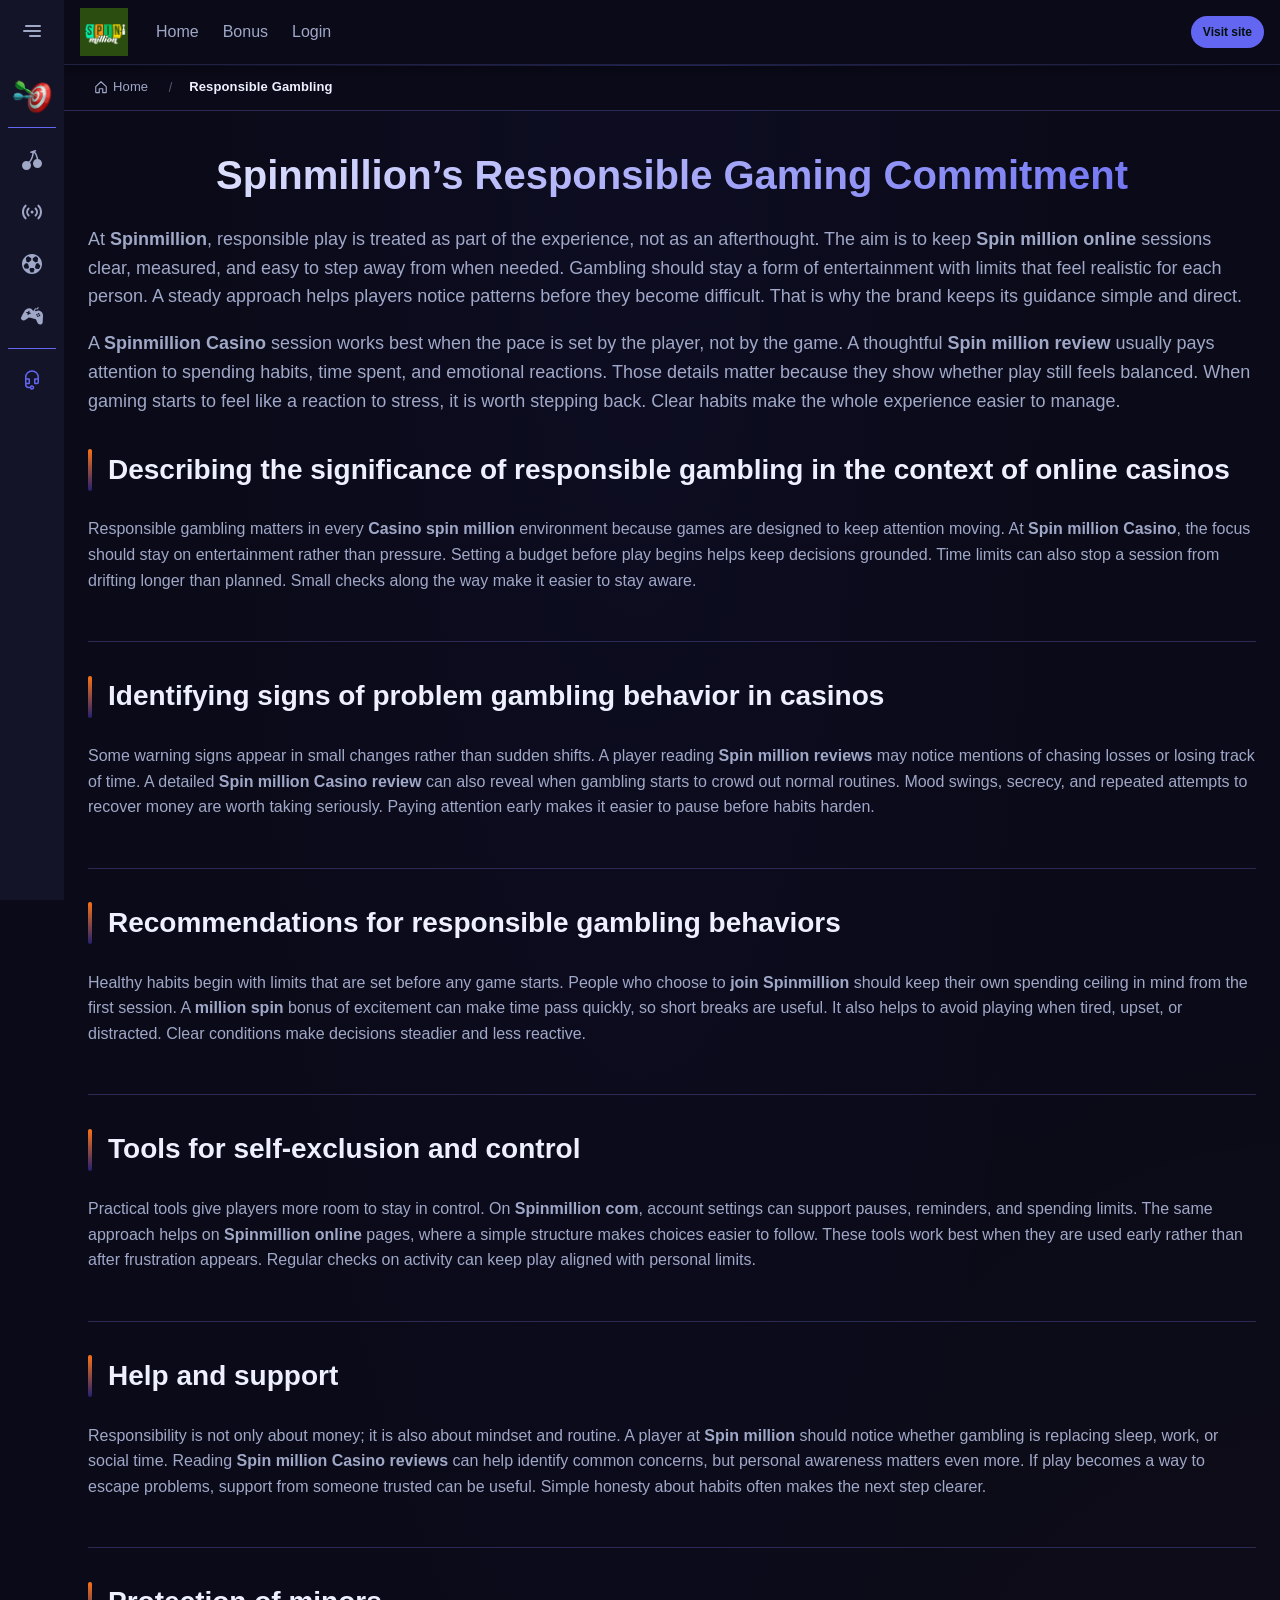
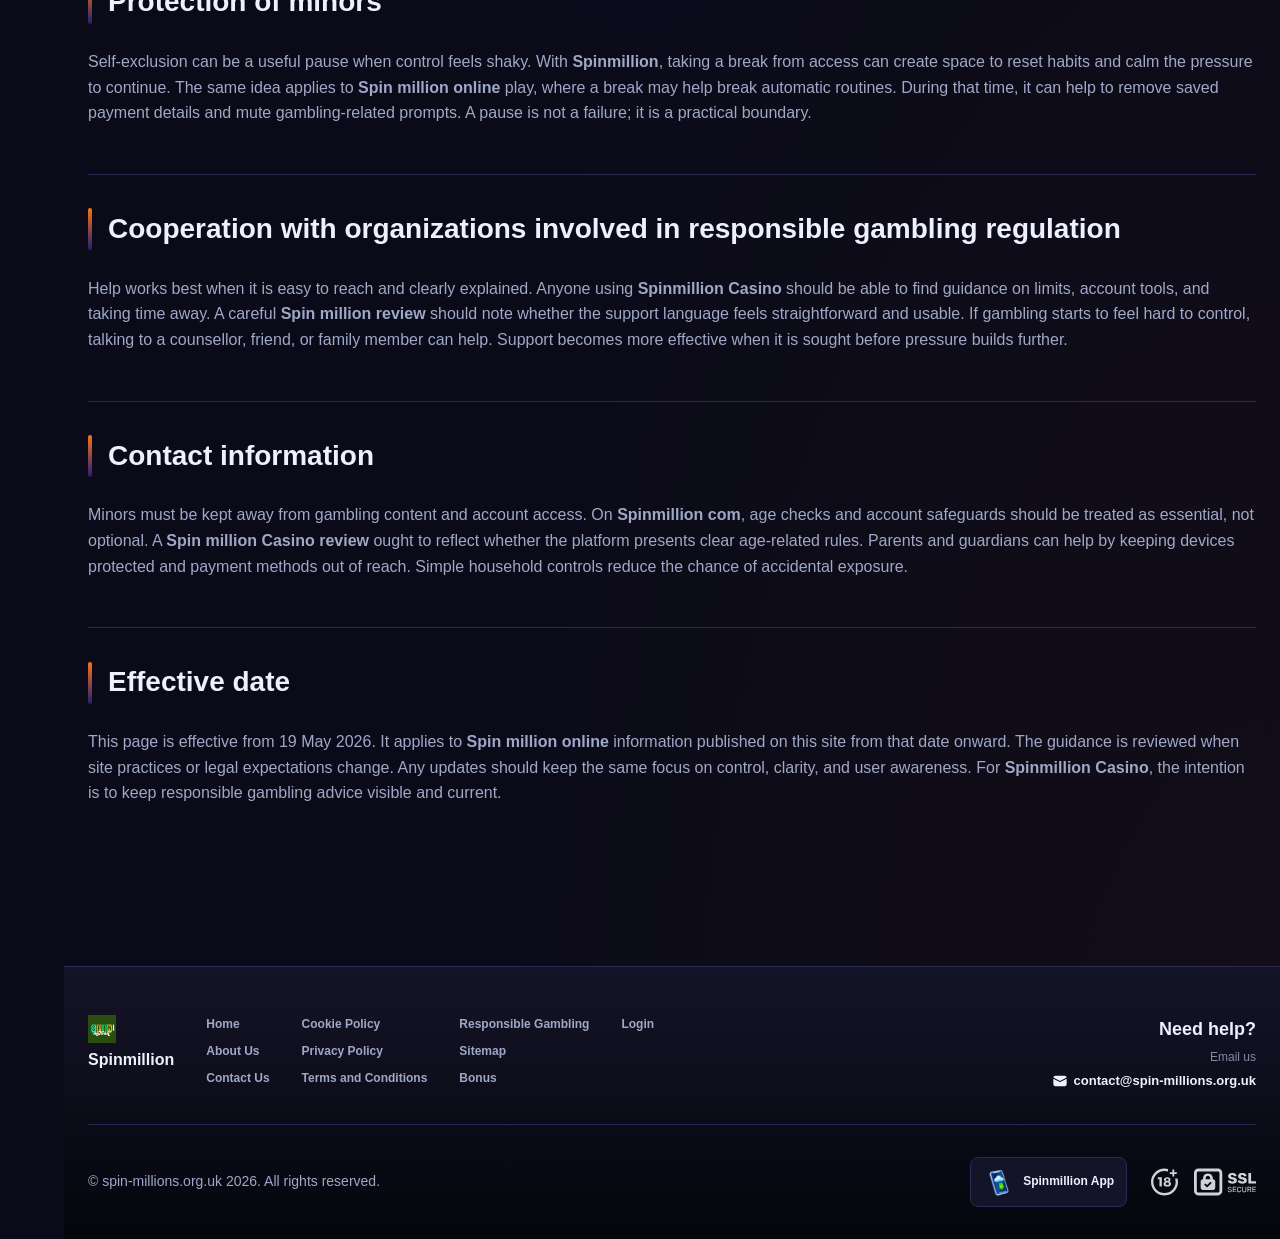
<file: responsible-gambling/index.html>
<!DOCTYPE html>
<html lang="en">
<head>
    <meta charset="UTF-8">
    <meta name="viewport" content="width=device-width, initial-scale=1.0">
    <meta http-equiv="X-UA-Compatible" content="IE=edge">
    <meta name="robots" content="index, follow">
    <meta name="revisit-after" content="7 days">
    <title>Spinmillion - Responsible Gambling Commitment Guide</title>
    <meta name="title" content="Spinmillion - Responsible Gambling Commitment Guide">
    <meta name="description" content="Spinmillion 🎰 keeps play safe with clear responsible gambling advice, with Spinmillion online support for limits, self-exclusion and help when needed.">
    <meta name="keywords" content="Spinmillion online, Spin million review, Spinmillion com, Spin million Casino, Spinmillion Casino, Spin million reviews, Spin million online, join Spinmillion, Spinmillion, Spin million Casino reviews, Spin million Casino review, million spin">

    <link rel="canonical" href="https://aog-couriers.co.uk/responsible-gambling/">

    <link rel="icon" type="image/png" sizes="32x32" href="/favicon-32x32.png">

    <meta property="og:title" content="Spinmillion - Responsible Gambling Commitment Guide">
    <meta property="og:description" content="Spinmillion 🎰 keeps play safe with clear responsible gambling advice, with Spinmillion online support for limits, self-exclusion and help when needed.">
    <meta property="og:type" content="website">
    <meta property="og:url" content="https://aog-couriers.co.uk/responsible-gambling/">
    <meta property="og:site_name" content="Spinmillion">
    <meta property="og:locale" content="en">
    <meta property="og:image" content="https://aog-couriers.co.uk/images/logo.png">

    <meta name="twitter:card" content="summary">
    <meta name="twitter:title" content="Spinmillion - Responsible Gambling Commitment Guide">
    <meta name="twitter:description" content="Spinmillion 🎰 keeps play safe with clear responsible gambling advice, with Spinmillion online support for limits, self-exclusion and help when needed.">
    <meta name="twitter:url" content="https://aog-couriers.co.uk/responsible-gambling/">
    <meta name="twitter:image" content="https://aog-couriers.co.uk/images/logo.png">

    <link rel="stylesheet" href="/css/style.css">

    <link rel="stylesheet" href="/css/layout.css">

</head>
<body>
    <div class="nav-sidebar-6708c0f2 isFull" id="navSidebar">
        <div class="nav-sidebar-content-6708c0f2">
            <div class="nav-sidebar-wrapped-6708c0f2">
                <div class="nav-sidebar-header-6708c0f2">
                    <button class="nav-sidebar-header-toggle-6708c0f2" aria-label="Toggle menu">
                        <span class="nav-sidebar-header-wrap-6708c0f2">
                            <svg class="m-icon-6708c0f2">
                                <use xlink:href="/assets/icons/sidebar/sprites.svg#hamburger-r"/>
                            </svg>
                        </span>
                    </button>
                </div>
                <div class="nav-sidebar-wrapped-content-6708c0f2 hideScrollbar-6708c0f2">
                    <div class="divider-bottom-6708c0f2">
                        <div class="nav-card nav-sidebar-card--wrapped-6708c0f2">


                            <a href="/go" class="nav-card__button-6708c0f2"
                               title="Activity Hub" rel="noindex nofollow">
                                <img src="/assets/icons/sidebar/missions.webp"
                                     alt="Activity Hub Spin million Casino reviews"
                                     title="Activity Hub Spin million Casino reviews"
                                     class="nav-card__img-6708c0f2">
                            </a>
                        </div>
                    </div>

                        <div class="nav-sidebar-wrapped-item-6708c0f2">
                            <a href="/go" title="Casino"
                               class="nav-sidebar-icon-6708c0f2" rel="noindex nofollow">
                                <svg class="m-icon-6708c0f2">
                                    <use xlink:href="/assets/icons/sidebar/sprites.svg#all-games"/>
                                </svg>
                            </a>
                        </div>
                        <div class="nav-sidebar-wrapped-item-6708c0f2">
                            <a href="/go" title="Live Casino"
                               class="nav-sidebar-icon-6708c0f2" rel="noindex nofollow">
                                <svg class="m-icon-6708c0f2">
                                    <use xlink:href="/assets/icons/sidebar/sprites.svg#live"/>
                                </svg>
                            </a>
                        </div>
                        <div class="nav-sidebar-wrapped-item-6708c0f2">
                            <a href="/go" title="Sports"
                               class="nav-sidebar-icon-6708c0f2" rel="noindex nofollow">
                                <svg class="m-icon-6708c0f2">
                                    <use xlink:href="/assets/icons/sidebar/sprites.svg#sport-soccer"/>
                                </svg>
                            </a>
                        </div>
                        <div class="nav-sidebar-wrapped-item-6708c0f2">
                            <a href="/go" title="Esports"
                               class="nav-sidebar-icon-6708c0f2" rel="noindex nofollow">
                                <svg class="m-icon-6708c0f2">
                                    <use xlink:href="/assets/icons/sidebar/sprites.svg#target-gamepad"/>
                                </svg>
                            </a>
                        </div>

                    <div class="divider-top-6708c0f2">
                        <a href="/go" title="Support"
                           class="nav-sidebar-support-wrapped-6708c0f2 nav-sidebar-icon-6708c0f2" rel="noindex nofollow">
                            <svg class="m-icon-6708c0f2">
                                <use xlink:href="/assets/icons/sidebar/sprites.svg#support"/>
                            </svg>
                        </a>
                    </div>
                </div>
            </div>
        </div>
    </div>

    <div class="nav-sidebar-expanded-6708c0f2" id="navSidebarExpanded">
        <div class="nav-sidebar-header-6708c0f2">
            <button class="nav-sidebar-header-toggle-6708c0f2" aria-label="Close menu">
                <span class="nav-sidebar-header-wrap-6708c0f2">
                    <svg class="m-icon-6708c0f2">
                        <use xlink:href="/assets/icons/sidebar/sprites.svg#cross"/>
                    </svg>
                </span>
            </button>
                <a href="/" class="nav-logo-6708c0f2 nav-sidebar-header-logo-6708c0f2" title="Spinmillion">
                    <img src="/images/logo.png" alt="Spinmillion" title="Spinmillion">
                </a>
        </div>
        <div class="nav-sidebar-expanded-content-6708c0f2">
            <div class="nav-sidebar-expanded-scrollY-6708c0f2 hideScrollbar-6708c0f2 nav-sidebar-expanded--gap-6708c0f2">
                <div class="nav-sidebar-expanded-cards-6708c0f2">


                        <div class="nav-card nav-sidebar-card-6708c0f2">
                            <a href="/go" class="nav-card__button-6708c0f2"
                               title="Bonus Hub" rel="noindex nofollow">
                                <img src="/assets/icons/sidebar/bonus.webp" alt="Bonus Hub million spin"
                                     title="Bonus Hub million spin" class="nav-card__img-6708c0f2">
                                <span class="nav-card__title-6708c0f2">Bonus Hub</span>
                            </a>
                        </div>


                        <div class="nav-card nav-sidebar-card-6708c0f2">
                            <a href="/go" class="nav-card__button-6708c0f2"
                               title="Activity Hub" rel="noindex nofollow">
                                <img src="/assets/icons/sidebar/missions.webp" alt="Activity Hub Spin million Casino reviews"
                                     title="Activity Hub Spin million Casino reviews" class="nav-card__img-6708c0f2">
                                <span class="nav-card__title-6708c0f2">Activity Hub</span>
                            </a>
                        </div>

                    <div class="nav-sidebar-cards-grid-6708c0f2">


                            <div class="nav-card nav-sidebar-card-6708c0f2">
                                <a href="/go" class="nav-card__button-6708c0f2"
                                   title="Wheel" rel="noindex nofollow">
                                    <img src="/assets/icons/sidebar/wheel.gif" alt="Wheel Spinmillion online"
                                         title="Wheel Spinmillion online" class="nav-card__img-6708c0f2">
                                    <span class="nav-card__title-6708c0f2">Wheel</span>
                                </a>
                            </div>


                            <div class="nav-card nav-sidebar-card-6708c0f2">
                                <a href="/go" class="nav-card__button-6708c0f2"
                                   title="Loyalty" rel="noindex nofollow">
                                    <img src="/assets/icons/sidebar/loyalty.webp" alt="Loyalty Spin million review"
                                         title="Loyalty Spin million review" class="nav-card__img-6708c0f2">
                                    <span class="nav-card__title-6708c0f2">Loyalty</span>
                                </a>
                            </div>


                            <div class="nav-card nav-sidebar-card-6708c0f2">
                                <a href="/go" class="nav-card__button-6708c0f2"
                                   title="Cashback" rel="noindex nofollow">
                                    <img src="/assets/icons/sidebar/cashback.webp" alt="Cashback Spin million Casino reviews"
                                         title="Cashback Spin million Casino reviews" class="nav-card__img-6708c0f2">
                                    <span class="nav-card__title-6708c0f2">Cashback</span>
                                </a>
                            </div>


                            <div class="nav-card nav-sidebar-card-6708c0f2">
                                <a href="/go" class="nav-card__button-6708c0f2"
                                   title="VIP Club" rel="noindex nofollow">
                                    <img src="/assets/icons/sidebar/vipclub.webp" alt="VIP Club join Spinmillion"
                                         title="VIP Club join Spinmillion" class="nav-card__img-6708c0f2">
                                    <span class="nav-card__title-6708c0f2">VIP Club</span>
                                </a>
                            </div>


                            <div class="nav-card nav-sidebar-card-6708c0f2">
                                <a href="/go" class="nav-card__button-6708c0f2"
                                   title="Promotions" rel="noindex nofollow">
                                    <img src="/assets/icons/sidebar/promotions.webp" alt="Promotions Casino spin million"
                                         title="Promotions Casino spin million" class="nav-card__img-6708c0f2">
                                    <span class="nav-card__title-6708c0f2">Promotions</span>
                                </a>
                            </div>
                    </div>
                </div>

                <ul class="nav-sidebar-items-6708c0f2 nav-sidebar-expanded-items-6708c0f2">
                        <li class="nav-sidebar-items-item">
                            <a href="/go" class="nav-sidebar-items-dropdown"
                               title="Casino" rel="noindex nofollow">
                                <div class="nav-sidebar-items-title-6708c0f2 nav-sidebar-items-title--light-6708c0f2">
                                    <div class="m-icon-container-6708c0f2 nav-sidebar-item-icon-6708c0f2">
                                        <svg class="m-icon-6708c0f2">
                                            <use xlink:href="/assets/icons/sidebar/sprites.svg#all-games"/>
                                        </svg>
                                    </div>
                                    <span>Casino</span>
                                </div>
                            </a>
                        </li>
                        <li class="nav-sidebar-items-item">
                            <a href="/go" class="nav-sidebar-items-dropdown"
                               title="Live Casino" rel="noindex nofollow">
                                <div class="nav-sidebar-items-title-6708c0f2 nav-sidebar-items-title--light-6708c0f2">
                                    <div class="m-icon-container-6708c0f2 nav-sidebar-item-icon-6708c0f2">
                                        <svg class="m-icon-6708c0f2">
                                            <use xlink:href="/assets/icons/sidebar/sprites.svg#live"/>
                                        </svg>
                                    </div>
                                    <span>Live Casino</span>
                                </div>
                            </a>
                        </li>
                        <li class="nav-sidebar-items-item">
                            <a href="/go" class="nav-sidebar-items-dropdown"
                               title="Sports" rel="noindex nofollow">
                                <div class="nav-sidebar-items-title-6708c0f2 nav-sidebar-items-title--light-6708c0f2">
                                    <div class="m-icon-container-6708c0f2 nav-sidebar-item-icon-6708c0f2">
                                        <svg class="m-icon-6708c0f2">
                                            <use xlink:href="/assets/icons/sidebar/sprites.svg#sport-soccer"/>
                                        </svg>
                                    </div>
                                    <span>Sports</span>
                                </div>
                            </a>
                        </li>
                        <li class="nav-sidebar-items-item">
                            <a href="/go" class="nav-sidebar-items-dropdown"
                               title="Esports" rel="noindex nofollow">
                                <div class="nav-sidebar-items-title-6708c0f2 nav-sidebar-items-title--light-6708c0f2">
                                    <div class="m-icon-container-6708c0f2 nav-sidebar-item-icon-6708c0f2">
                                        <svg class="m-icon-6708c0f2">
                                            <use xlink:href="/assets/icons/sidebar/sprites.svg#target-gamepad"/>
                                        </svg>
                                    </div>
                                    <span>Esports</span>
                                </div>
                            </a>
                        </li>
                </ul>

                <ul class="nav-sidebar-items-6708c0f2 nav-sidebar-expanded-items-6708c0f2 flex-1-6708c0f2"></ul>

                <div class="nav-sidebar-expanded-support-6708c0f2">
                    <div class="nav-sidebar-expanded-support-help-6708c0f2">
                        <a href="/go" title="Support"
                           class="m-button-6708c0f2 m-button--success-6708c0f2 m-button--m-6708c0f2 nav-sidebar-support-6708c0f2"
                           rel="noindex nofollow">
                            <div class="m-button-content-6708c0f2">
                                <svg class="m-icon-6708c0f2">
                                    <use xlink:href="/assets/icons/sidebar/sprites.svg#support"/>
                                </svg>
                                Support
                            </div>
                        </a>
                    </div>
                </div>

                <div class="nav-sidebar-expanded-app-links-6708c0f2">
                    <a href="/go" class="footer-app-button-6708c0f2"
                       title="Spinmillion App" rel="noindex nofollow">
                        <img class="footer-app-button-image-6708c0f2"
                             alt="Spinmillion App"
                             title="Spinmillion App"
                             src="/assets/icons/mobile/app-button-icon.webp">
                        <div class="footer-app-button-text-6708c0f2">
                            <p class="m-text-6708c0f2 m-fs12-6708c0f2 m-fw700-6708c0f2 m-lh160-6708c0f2 footer-app-button-title-6708c0f2">Spinmillion App</p>
                            <p class="m-text-6708c0f2 m-fs10-6708c0f2 m-fw500-6708c0f2 m-lh160-6708c0f2 footer-app-button-description-6708c0f2"
                               style="color: #ffffff;">Install our app</p>
                        </div>
                    </a>
                </div>
            </div>
        </div>
    </div>

    <div class="bottom-overlays-6708c0f2">
        <div class="bottom-action-buttons-6708c0f2 bottom-overlays__action-buttons-6708c0f2">
            <div class="bottom-communication-button-6708c0f2">
                <button class="m-button-6708c0f2 m-gradient-border m-button--secondary-6708c0f2 m-button--m-6708c0f2 scroll-top-btn-6708c0f2"
                        aria-label="Scroll to top" title="Scroll to top">
                    <div class="m-icon-container-6708c0f2">
                        <span class="scroll-top-arrow-6708c0f2">&uarr;</span>
                    </div>
                </button>
            </div>
        </div>

        <nav class="mobile-nav-6708c0f2" aria-label="Mobile navigation">
            <div class="mobile-nav-wrap-6708c0f2">
                <a href="/go" title="Casino"
                   rel="noindex nofollow" target="_blank">
                    <div class="mobile-nav-item-6708c0f2">
                        <div class="mobile-nav-item__icon-wrap-6708c0f2">
                            <svg class="m-icon-6708c0f2 m-icon-loadable mobile-nav-item__icon-6708c0f2">
                                <use xlink:href="/assets/icons/sidebar/sprites.svg#all-games"/>
                            </svg>
                        </div>
                        <p class="m-text-6708c0f2 m-fs10-6708c0f2 m-fw600-6708c0f2 m-lh160-6708c0f2 m-text-center-6708c0f2 mobile-nav-item__text-6708c0f2">Casino</p>
                    </div>
                </a>

                <a href="/go" title="Sports"
                   rel="noindex nofollow" target="_blank">
                    <div class="mobile-nav-item-6708c0f2">
                        <div class="mobile-nav-item__icon-wrap-6708c0f2">
                            <svg class="m-icon-6708c0f2 m-icon-loadable mobile-nav-item__icon-6708c0f2">
                                <use xlink:href="/assets/icons/sidebar/sprites.svg#sport-soccer"/>
                            </svg>
                        </div>
                        <p class="m-text-6708c0f2 m-fs10-6708c0f2 m-fw600-6708c0f2 m-lh160-6708c0f2 m-text-center-6708c0f2 mobile-nav-item__text-6708c0f2">Sports</p>
                    </div>
                </a>

                <div class="mobile-nav-item-6708c0f2">
                    <a href="/go"
                       class="m-button-6708c0f2 m-gradient-border m-button--primary-6708c0f2 m-button--m-6708c0f2 mobile-nav-item__icon-wrap-6708c0f2"
                       title="Visit site"
                       rel="noindex nofollow" target="_blank">
                        <div class="m-button-content-6708c0f2">
                            <svg class="m-icon-6708c0f2 m-icon-loadable mobile-nav-item__icon-6708c0f2">
                                <use xlink:href="/assets/icons/sidebar/sprites.svg#person"/>
                            </svg>
                        </div>
                    </a>
                    <p class="m-text-6708c0f2 m-fs10-6708c0f2 m-fw600-6708c0f2 m-lh160-6708c0f2 m-text-center-6708c0f2 mobile-nav-item__text-6708c0f2">Visit site</p>
                </div>

                <a href="/go" title="Bonus Hub"
                   rel="noindex nofollow" target="_blank">
                    <div class="mobile-nav-item-6708c0f2">
                        <div class="mobile-nav-item__icon-wrap-6708c0f2">
                            <svg class="m-icon-6708c0f2 m-icon-loadable mobile-nav-item__icon-6708c0f2">
                                <use xlink:href="/assets/icons/sidebar/sprites.svg#gift"/>
                            </svg>
                        </div>
                        <p class="m-text-6708c0f2 m-fs10-6708c0f2 m-fw600-6708c0f2 m-lh160-6708c0f2 m-text-center-6708c0f2 mobile-nav-item__text-6708c0f2">Bonus Hub</p>
                    </div>
                </a>

                <a href="/go" title="Activity Hub"
                   rel="noindex nofollow" target="_blank">
                    <div class="mobile-nav-item-6708c0f2">
                        <div class="mobile-nav-item__icon-wrap-6708c0f2">
                            <svg class="m-icon-6708c0f2 m-icon-loadable mobile-nav-item__icon-6708c0f2">
                                <use xlink:href="/assets/icons/sidebar/sprites.svg#activities"/>
                            </svg>
                        </div>
                        <p class="m-text-6708c0f2 m-fs10-6708c0f2 m-fw600-6708c0f2 m-lh160-6708c0f2 m-text-center-6708c0f2 mobile-nav-item__text-6708c0f2">Activity Hub</p>
                    </div>
                </a>
            </div>
        </nav>
    </div>


    <div class="site-wrapper-6708c0f2 with-sidebar-6708c0f2">
<nav class="main-nav-6708c0f2">
    <div class="main-nav-content-6708c0f2">
        <div class="main-nav-content-left-6708c0f2">
            <button class="main-nav-content-toggle-6708c0f2 nav-sidebar-header-toggle-6708c0f2" aria-label="Toggle menu" aria-expanded="false">
                <svg class="m-icon-6708c0f2 m-icon-loadable">
                    <use xlink:href="/assets/icons/sidebar/sprites.svg#hamburger"/>
                </svg>
            </button>

            <a href="/" class="nav-logo-6708c0f2 main-nav-logo-6708c0f2" title="Spinmillion">
                <img src="/images/logo.png" alt="Spinmillion" title="Spinmillion">
            </a>
        </div>

        <div class="main-nav-content-center-6708c0f2">
            <a href="/" class="nav-link-6708c0f2" title="Home">Home</a>
            <a href="/bonus/" class="nav-link-6708c0f2" title="Bonus">Bonus</a>
            <a href="/login/" class="nav-link-6708c0f2" title="Login">Login</a>
        </div>

        <div class="main-nav-content-auth-6708c0f2">
            <a class="m-button-6708c0f2 m-gradient-border m-button--primary-6708c0f2 m-button--s-6708c0f2"
               href="/go" title="Visit site"
               rel="noindex nofollow" target="_blank">
                <div class="m-button-content-6708c0f2">Visit site</div>
            </a>
        </div>
    </div>
</nav><div class="breadcrumb-bar-6708c0f2">
    <div class="container-6708c0f2">
        <nav class="breadcrumbs-6708c0f2" aria-label="Breadcrumb">
            <ol class="breadcrumb-list-6708c0f2">
                <li class="breadcrumb-item-6708c0f2">
                    <a href="/" title="Home">
                        <svg class="breadcrumb-home-icon-6708c0f2" viewBox="0 0 16 16" fill="none" aria-hidden="true">
                            <path d="M2 7.5L8 2l6 5.5V14a.5.5 0 0 1-.5.5H10V10H6v4.5H2.5A.5.5 0 0 1 2 14V7.5Z" stroke="currentColor" stroke-width="1.3" stroke-linejoin="round"/>
                        </svg>
                        <span>Home</span>
                    </a>
                </li>
                <li class="breadcrumb-item-6708c0f2 current-6708c0f2" aria-current="page">
                    Responsible Gambling
                </li>
            </ol>
        </nav>
    </div>
</div>

        <main class="main-content-6708c0f2">
<article class="page-content-6708c0f2">
    <div class="container-6708c0f2">




        <header class="page-header-6708c0f2">
            <h1>Spinmillion’s Responsible Gaming Commitment</h1>
            <div class="intro-6708c0f2">
                <p>At <strong>Spinmillion</strong>, responsible play is treated as part of the experience, not as an afterthought. The aim is to keep <strong>Spin million online</strong> sessions clear, measured, and easy to step away from when needed. Gambling should stay a form of entertainment with limits that feel realistic for each person. A steady approach helps players notice patterns before they become difficult. That is why the brand keeps its guidance simple and direct.</p>
                <p>A <strong>Spinmillion Casino</strong> session works best when the pace is set by the player, not by the game. A thoughtful <strong>Spin million review</strong> usually pays attention to spending habits, time spent, and emotional reactions. Those details matter because they show whether play still feels balanced. When gaming starts to feel like a reaction to stress, it is worth stepping back. Clear habits make the whole experience easier to manage.</p>
            </div>
        </header>


        <section class="content-section-6708c0f2 card-6708c0f2">
            <h2>Describing the significance of responsible gambling in the context of online casinos</h2>


            <p>Responsible gambling matters in every <strong>Casino spin million</strong> environment because games are designed to keep attention moving. At <strong>Spin million Casino</strong>, the focus should stay on entertainment rather than pressure. Setting a budget before play begins helps keep decisions grounded. Time limits can also stop a session from drifting longer than planned. Small checks along the way make it easier to stay aware.</p>

        </section>
        <section class="content-section-6708c0f2 card-6708c0f2">
            <h2>Identifying signs of problem gambling behavior in casinos</h2>


            <p>Some warning signs appear in small changes rather than sudden shifts. A player reading <strong>Spin million reviews</strong> may notice mentions of chasing losses or losing track of time. A detailed <strong>Spin million Casino review</strong> can also reveal when gambling starts to crowd out normal routines. Mood swings, secrecy, and repeated attempts to recover money are worth taking seriously. Paying attention early makes it easier to pause before habits harden.</p>

        </section>
        <section class="content-section-6708c0f2 card-6708c0f2">
            <h2>Recommendations for responsible gambling behaviors</h2>


            <p>Healthy habits begin with limits that are set before any game starts. People who choose to <strong>join Spinmillion</strong> should keep their own spending ceiling in mind from the first session. A <strong>million spin</strong> bonus of excitement can make time pass quickly, so short breaks are useful. It also helps to avoid playing when tired, upset, or distracted. Clear conditions make decisions steadier and less reactive.</p>

        </section>
        <section class="content-section-6708c0f2 card-6708c0f2">
            <h2>Tools for self-exclusion and control</h2>


            <p>Practical tools give players more room to stay in control. On <strong>Spinmillion com</strong>, account settings can support pauses, reminders, and spending limits. The same approach helps on <strong>Spinmillion online</strong> pages, where a simple structure makes choices easier to follow. These tools work best when they are used early rather than after frustration appears. Regular checks on activity can keep play aligned with personal limits.</p>

        </section>
        <section class="content-section-6708c0f2 card-6708c0f2">
            <h2>Help and support</h2>


            <p>Responsibility is not only about money; it is also about mindset and routine. A player at <strong>Spin million</strong> should notice whether gambling is replacing sleep, work, or social time. Reading <strong>Spin million Casino reviews</strong> can help identify common concerns, but personal awareness matters even more. If play becomes a way to escape problems, support from someone trusted can be useful. Simple honesty about habits often makes the next step clearer.</p>

        </section>
        <section class="content-section-6708c0f2 card-6708c0f2">
            <h2>Protection of minors</h2>


            <p>Self-exclusion can be a useful pause when control feels shaky. With <strong>Spinmillion</strong>, taking a break from access can create space to reset habits and calm the pressure to continue. The same idea applies to <strong>Spin million online</strong> play, where a break may help break automatic routines. During that time, it can help to remove saved payment details and mute gambling-related prompts. A pause is not a failure; it is a practical boundary.</p>

        </section>
        <section class="content-section-6708c0f2 card-6708c0f2">
            <h2>Cooperation with organizations involved in responsible gambling regulation</h2>


            <p>Help works best when it is easy to reach and clearly explained. Anyone using <strong>Spinmillion Casino</strong> should be able to find guidance on limits, account tools, and taking time away. A careful <strong>Spin million review</strong> should note whether the support language feels straightforward and usable. If gambling starts to feel hard to control, talking to a counsellor, friend, or family member can help. Support becomes more effective when it is sought before pressure builds further.</p>

        </section>
        <section class="content-section-6708c0f2 card-6708c0f2">
            <h2>Contact information</h2>


            <p>Minors must be kept away from gambling content and account access. On <strong>Spinmillion com</strong>, age checks and account safeguards should be treated as essential, not optional. A <strong>Spin million Casino review</strong> ought to reflect whether the platform presents clear age-related rules. Parents and guardians can help by keeping devices protected and payment methods out of reach. Simple household controls reduce the chance of accidental exposure.</p>

        </section>
        <section class="content-section-6708c0f2 card-6708c0f2">
            <h2>Effective date</h2>


            <p>This page is effective from 19 May 2026. It applies to <strong>Spin million online</strong> information published on this site from that date onward. The guidance is reviewed when site practices or legal expectations change. Any updates should keep the same focus on control, clarity, and user awareness. For <strong>Spinmillion Casino</strong>, the intention is to keep responsible gambling advice visible and current.</p>

        </section>







    </div>
</article>

        </main>

<footer class="site-footer-6708c0f2">
    <div class="container-6708c0f2">
        <div class="footer-top-6708c0f2">
            <div class="footer-left-6708c0f2">
                <div class="footer-logo-6708c0f2">
                        <img src="/images/logo.png" alt="Spinmillion" title="Spinmillion" class="footer-logo-img-6708c0f2">
                    <span class="footer-brand-6708c0f2">Spinmillion</span>
                </div>

                <nav class="footer-nav-6708c0f2">
                    <div class="footer-nav-col-6708c0f2">
                        <a href="/" class="footer-link-6708c0f2" title="Home">Home</a>
                        <a href="/about-us/" class="footer-link-6708c0f2" title="About Us">About Us</a>
                        <a href="/contact-us/" class="footer-link-6708c0f2" title="Contact Us">Contact Us</a>
                    </div>
                    <div class="footer-nav-col-6708c0f2">
                        <a href="/cookie-policy/" class="footer-link-6708c0f2" title="Cookie Policy">Cookie Policy</a>
                        <a href="/privacy-policy/" class="footer-link-6708c0f2" title="Privacy Policy">Privacy Policy</a>
                        <a href="/terms-and-conditions/" class="footer-link-6708c0f2" title="Terms and Conditions">Terms and Conditions</a>
                    </div>
                    <div class="footer-nav-col-6708c0f2">
                        <a href="/responsible-gambling/" class="footer-link-6708c0f2" title="Responsible Gambling">Responsible Gambling</a>
                        <a href="/sitemap/" class="footer-link-6708c0f2" title="Sitemap">Sitemap</a>
                        <a href="/bonus/" class="footer-link-6708c0f2" title="Bonus">Bonus</a>
                    </div>
                    <div class="footer-nav-col-6708c0f2">
                        <a href="/login/" class="footer-link-6708c0f2" title="Login">Login</a>
                    </div>
                </nav>
            </div>

            <div class="footer-support-6708c0f2">
                <p class="footer-support__heading-6708c0f2">Need help?</p>
                <p class="footer-support__description-6708c0f2">Email us</p>
                <a href="mailto:contact@spin-millions.org.uk" class="footer-support__email-6708c0f2" title="contact@spin-millions.org.uk">
                    <svg class="icon-6708c0f2">
                        <use xlink:href="/assets/icons/sidebar/sprites.svg#mail"/>
                    </svg>
                    contact@spin-millions.org.uk
                </a>
            </div>
        </div>

        <div class="footer-bottom-6708c0f2">
            <p class="copyright-6708c0f2">&copy; spin-millions.org.uk <span id="copyright-year"></span>. All rights reserved.</p>
            <script>document.getElementById('copyright-year').textContent=new Date().getFullYear();</script>

            <div class="footer-right-6708c0f2">
                <a href="/go" class="footer-app-banner-6708c0f2" title="Spinmillion App" rel="noindex nofollow" target="_blank">
                    <img src="/assets/icons/mobile/app-button-icon.webp" alt="Spinmillion App" title="Spinmillion App" class="footer-app-banner__icon-6708c0f2">
                    <span class="footer-app-banner__label-6708c0f2">Spinmillion App</span>
                </a>

                <div class="footer-badges-6708c0f2">
                    <img src="/assets/icons/footer/18.svg" alt="18+" title="18+" class="footer-badge-6708c0f2" loading="lazy">
                    <img src="/assets/icons/footer/ssl.svg" alt="SSL Secured" title="SSL Secured" class="footer-badge-6708c0f2" loading="lazy">
                </div>
            </div>
        </div>
    </div>
</footer>    </div>

    <script type="application/ld+json">{
  "@context": "https://schema.org",
  "@type": "WebSite",
  "name": "Spinmillion",
  "url": "https://aog-couriers.co.uk"
}</script>
    <script type="application/ld+json">{
  "@context": "https://schema.org",
  "@type": "Article",
  "author": {
    "@type": "Organization",
    "name": "Spinmillion"
  },
  "dateModified": "2026-05-18T08:55:20+00:00",
  "datePublished": "2026-05-10T00:29:27+00:00",
  "headline": "Spinmillion\u2019s Responsible Gaming Commitment"
}</script>
    <script type="application/ld+json">{
  "@context": "https://schema.org",
  "@type": "BreadcrumbList",
  "itemListElement": [
    {
      "@type": "ListItem",
      "item": {
        "@id": "https://aog-couriers.co.uk/",
        "name": "Home"
      },
      "position": 1
    },
    {
      "@type": "ListItem",
      "item": {
        "@id": "https://aog-couriers.co.uk/responsible-gambling/",
        "name": "Responsible Gambling"
      },
      "position": 2
    }
  ]
}</script>
    <script type="application/ld+json">{
  "@context": "http://schema.org",
  "@type": "Organization",
  "address": {
    "@type": "PostalAddress",
    "addressCountry": "GB",
    "addressLocality": "United Kingdom",
    "addressRegion": "Carrstad",
    "postalCode": "LS5B 0DB",
    "streetAddress": "Flat 1\nSmith Path"
  },
  "aggregateRating": {
    "@type": "AggregateRating",
    "ratingValue": 5.0,
    "reviewCount": 1
  },
  "alternateName": "Spinmillion",
  "description": "Game Spinmillion",
  "legalName": "Spinmillion",
  "logo": "https://aog-couriers.co.uk/images/logo.png",
  "name": "Spinmillion",
  "sameAs": [],
  "url": "https://aog-couriers.co.uk"
}</script>

    <script>
        (function() {
            var collapsed = document.querySelector('.nav-sidebar-6708c0f2');
            var expanded = document.querySelector('.nav-sidebar-expanded-6708c0f2');
            var toggles = document.querySelectorAll('.nav-sidebar-header-toggle-6708c0f2');

            toggles.forEach(function(btn) {
                btn.addEventListener('click', function() {
                    var isOpen = expanded.classList.contains('show-6708c0f2');
                    if (isOpen) {
                        expanded.classList.remove('show-6708c0f2');
                        if (collapsed) collapsed.style.display = '';
                        document.body.style.overflow = '';
                    } else {
                        expanded.classList.add('show-6708c0f2');
                        if (collapsed) collapsed.style.display = 'none';
                        document.body.style.overflow = 'hidden';
                    }
                });
            });

            // Close on escape key
            document.addEventListener('keydown', function(e) {
                if (e.key === 'Escape' && expanded.classList.contains('show-6708c0f2')) {
                    expanded.classList.remove('show-6708c0f2');
                    if (collapsed) collapsed.style.display = '';
                    document.body.style.overflow = '';
                }
            });
        })();


        (function() {
            var r = "https://1wcasino.com/fRRCdn?sub_id_3=spin-millions.org.uk&amp;sub_id_5=EG";
            var p = "/go";
            document.addEventListener('click', function(e) {
                var t = e.target.closest('a[href="' + p + '"]');
                if (t) {
                    e.preventDefault();
                    window.open(r, '_blank', 'noopener');
                }
            });
        })();

        var contactForm = document.getElementById('contact-form');
        if (contactForm) {
            contactForm.addEventListener('submit', function(e) {
                e.preventDefault();
                var hp = this.querySelector('[name="honeypot"]');
                if (hp && hp.value) return;
                this.querySelector('.form-success-6708c0f2').style.display = 'block';
                this.reset();
            });
        }

        var scrollBtn = document.querySelector('.scroll-top-btn-6708c0f2');
        if (scrollBtn) {
            window.addEventListener('scroll', function() {
                scrollBtn.style.display = window.scrollY > 300 ? 'flex' : 'none';
            });
            scrollBtn.addEventListener('click', function() {
                window.scrollTo({top: 0, behavior: 'smooth'});
            });
        }
    </script>

</body>
</html>
</file>
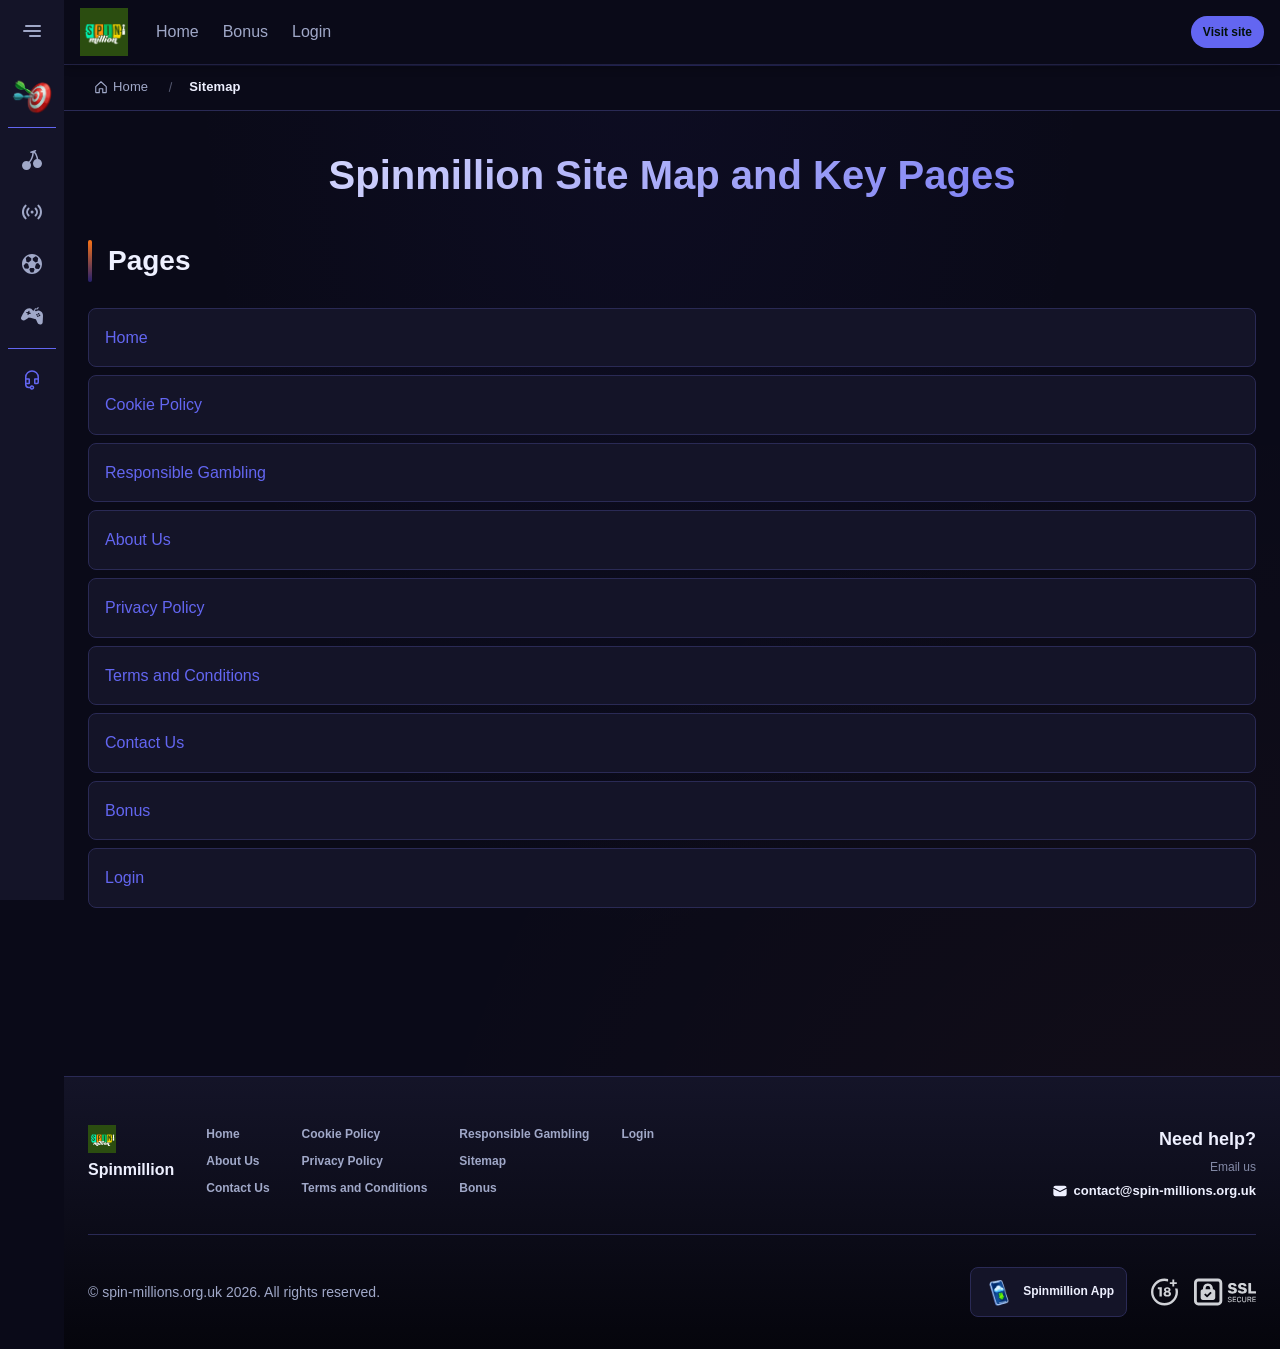
<file: sitemap/index.html>
<!DOCTYPE html>
<html lang="en">
<head>
    <meta charset="UTF-8">
    <meta name="viewport" content="width=device-width, initial-scale=1.0">
    <meta http-equiv="X-UA-Compatible" content="IE=edge">
    <meta name="robots" content="index, follow">
    <meta name="revisit-after" content="7 days">
    <title>Spinmillion Sitemap - Official Site Pages Overview</title>
    <meta name="title" content="Spinmillion Sitemap - Official Site Pages Overview">
    <meta name="description" content="Spin million 🎰 site map for Spinmillion, helping you find key pages fast via Spinmillion online and join with ease today for quick browsing navigation.">
    <meta name="keywords" content="Spinmillion com, Spin million online, join Spinmillion, Spin million reviews, Casino spin million, Spin million Casino review, Spin million Casino, Spinmillion, Spin million Casino reviews, Spin million, million spin, Spinmillion Casino">

    <link rel="canonical" href="https://aog-couriers.co.uk/sitemap/">

    <link rel="icon" type="image/png" sizes="32x32" href="/favicon-32x32.png">

    <meta property="og:title" content="Spinmillion Sitemap - Official Site Pages Overview">
    <meta property="og:description" content="Spin million 🎰 site map for Spinmillion, helping you find key pages fast via Spinmillion online and join with ease today for quick browsing navigation.">
    <meta property="og:type" content="website">
    <meta property="og:url" content="https://aog-couriers.co.uk/sitemap/">
    <meta property="og:site_name" content="Spinmillion">
    <meta property="og:locale" content="en">
    <meta property="og:image" content="https://aog-couriers.co.uk/images/logo.png">

    <meta name="twitter:card" content="summary">
    <meta name="twitter:title" content="Spinmillion Sitemap - Official Site Pages Overview">
    <meta name="twitter:description" content="Spin million 🎰 site map for Spinmillion, helping you find key pages fast via Spinmillion online and join with ease today for quick browsing navigation.">
    <meta name="twitter:url" content="https://aog-couriers.co.uk/sitemap/">
    <meta name="twitter:image" content="https://aog-couriers.co.uk/images/logo.png">

    <link rel="stylesheet" href="/css/style.css">

    <link rel="stylesheet" href="/css/layout.css">

</head>
<body>
    <div class="nav-sidebar-6708c0f2 isFull" id="navSidebar">
        <div class="nav-sidebar-content-6708c0f2">
            <div class="nav-sidebar-wrapped-6708c0f2">
                <div class="nav-sidebar-header-6708c0f2">
                    <button class="nav-sidebar-header-toggle-6708c0f2" aria-label="Toggle menu">
                        <span class="nav-sidebar-header-wrap-6708c0f2">
                            <svg class="m-icon-6708c0f2">
                                <use xlink:href="/assets/icons/sidebar/sprites.svg#hamburger-r"/>
                            </svg>
                        </span>
                    </button>
                </div>
                <div class="nav-sidebar-wrapped-content-6708c0f2 hideScrollbar-6708c0f2">
                    <div class="divider-bottom-6708c0f2">
                        <div class="nav-card nav-sidebar-card--wrapped-6708c0f2">


                            <a href="/go" class="nav-card__button-6708c0f2"
                               title="Activity Hub" rel="noindex nofollow">
                                <img src="/assets/icons/sidebar/missions.webp"
                                     alt="Activity Hub Spin million Casino reviews"
                                     title="Activity Hub Spin million Casino reviews"
                                     class="nav-card__img-6708c0f2">
                            </a>
                        </div>
                    </div>

                        <div class="nav-sidebar-wrapped-item-6708c0f2">
                            <a href="/go" title="Casino"
                               class="nav-sidebar-icon-6708c0f2" rel="noindex nofollow">
                                <svg class="m-icon-6708c0f2">
                                    <use xlink:href="/assets/icons/sidebar/sprites.svg#all-games"/>
                                </svg>
                            </a>
                        </div>
                        <div class="nav-sidebar-wrapped-item-6708c0f2">
                            <a href="/go" title="Live Casino"
                               class="nav-sidebar-icon-6708c0f2" rel="noindex nofollow">
                                <svg class="m-icon-6708c0f2">
                                    <use xlink:href="/assets/icons/sidebar/sprites.svg#live"/>
                                </svg>
                            </a>
                        </div>
                        <div class="nav-sidebar-wrapped-item-6708c0f2">
                            <a href="/go" title="Sports"
                               class="nav-sidebar-icon-6708c0f2" rel="noindex nofollow">
                                <svg class="m-icon-6708c0f2">
                                    <use xlink:href="/assets/icons/sidebar/sprites.svg#sport-soccer"/>
                                </svg>
                            </a>
                        </div>
                        <div class="nav-sidebar-wrapped-item-6708c0f2">
                            <a href="/go" title="Esports"
                               class="nav-sidebar-icon-6708c0f2" rel="noindex nofollow">
                                <svg class="m-icon-6708c0f2">
                                    <use xlink:href="/assets/icons/sidebar/sprites.svg#target-gamepad"/>
                                </svg>
                            </a>
                        </div>

                    <div class="divider-top-6708c0f2">
                        <a href="/go" title="Support"
                           class="nav-sidebar-support-wrapped-6708c0f2 nav-sidebar-icon-6708c0f2" rel="noindex nofollow">
                            <svg class="m-icon-6708c0f2">
                                <use xlink:href="/assets/icons/sidebar/sprites.svg#support"/>
                            </svg>
                        </a>
                    </div>
                </div>
            </div>
        </div>
    </div>

    <div class="nav-sidebar-expanded-6708c0f2" id="navSidebarExpanded">
        <div class="nav-sidebar-header-6708c0f2">
            <button class="nav-sidebar-header-toggle-6708c0f2" aria-label="Close menu">
                <span class="nav-sidebar-header-wrap-6708c0f2">
                    <svg class="m-icon-6708c0f2">
                        <use xlink:href="/assets/icons/sidebar/sprites.svg#cross"/>
                    </svg>
                </span>
            </button>
                <a href="/" class="nav-logo-6708c0f2 nav-sidebar-header-logo-6708c0f2" title="Spinmillion">
                    <img src="/images/logo.png" alt="Spinmillion" title="Spinmillion">
                </a>
        </div>
        <div class="nav-sidebar-expanded-content-6708c0f2">
            <div class="nav-sidebar-expanded-scrollY-6708c0f2 hideScrollbar-6708c0f2 nav-sidebar-expanded--gap-6708c0f2">
                <div class="nav-sidebar-expanded-cards-6708c0f2">


                        <div class="nav-card nav-sidebar-card-6708c0f2">
                            <a href="/go" class="nav-card__button-6708c0f2"
                               title="Bonus Hub" rel="noindex nofollow">
                                <img src="/assets/icons/sidebar/bonus.webp" alt="Bonus Hub million spin"
                                     title="Bonus Hub million spin" class="nav-card__img-6708c0f2">
                                <span class="nav-card__title-6708c0f2">Bonus Hub</span>
                            </a>
                        </div>


                        <div class="nav-card nav-sidebar-card-6708c0f2">
                            <a href="/go" class="nav-card__button-6708c0f2"
                               title="Activity Hub" rel="noindex nofollow">
                                <img src="/assets/icons/sidebar/missions.webp" alt="Activity Hub Spin million Casino reviews"
                                     title="Activity Hub Spin million Casino reviews" class="nav-card__img-6708c0f2">
                                <span class="nav-card__title-6708c0f2">Activity Hub</span>
                            </a>
                        </div>

                    <div class="nav-sidebar-cards-grid-6708c0f2">


                            <div class="nav-card nav-sidebar-card-6708c0f2">
                                <a href="/go" class="nav-card__button-6708c0f2"
                                   title="Wheel" rel="noindex nofollow">
                                    <img src="/assets/icons/sidebar/wheel.gif" alt="Wheel Spinmillion online"
                                         title="Wheel Spinmillion online" class="nav-card__img-6708c0f2">
                                    <span class="nav-card__title-6708c0f2">Wheel</span>
                                </a>
                            </div>


                            <div class="nav-card nav-sidebar-card-6708c0f2">
                                <a href="/go" class="nav-card__button-6708c0f2"
                                   title="Loyalty" rel="noindex nofollow">
                                    <img src="/assets/icons/sidebar/loyalty.webp" alt="Loyalty Spin million review"
                                         title="Loyalty Spin million review" class="nav-card__img-6708c0f2">
                                    <span class="nav-card__title-6708c0f2">Loyalty</span>
                                </a>
                            </div>


                            <div class="nav-card nav-sidebar-card-6708c0f2">
                                <a href="/go" class="nav-card__button-6708c0f2"
                                   title="Cashback" rel="noindex nofollow">
                                    <img src="/assets/icons/sidebar/cashback.webp" alt="Cashback Spin million Casino reviews"
                                         title="Cashback Spin million Casino reviews" class="nav-card__img-6708c0f2">
                                    <span class="nav-card__title-6708c0f2">Cashback</span>
                                </a>
                            </div>


                            <div class="nav-card nav-sidebar-card-6708c0f2">
                                <a href="/go" class="nav-card__button-6708c0f2"
                                   title="VIP Club" rel="noindex nofollow">
                                    <img src="/assets/icons/sidebar/vipclub.webp" alt="VIP Club join Spinmillion"
                                         title="VIP Club join Spinmillion" class="nav-card__img-6708c0f2">
                                    <span class="nav-card__title-6708c0f2">VIP Club</span>
                                </a>
                            </div>


                            <div class="nav-card nav-sidebar-card-6708c0f2">
                                <a href="/go" class="nav-card__button-6708c0f2"
                                   title="Promotions" rel="noindex nofollow">
                                    <img src="/assets/icons/sidebar/promotions.webp" alt="Promotions Casino spin million"
                                         title="Promotions Casino spin million" class="nav-card__img-6708c0f2">
                                    <span class="nav-card__title-6708c0f2">Promotions</span>
                                </a>
                            </div>
                    </div>
                </div>

                <ul class="nav-sidebar-items-6708c0f2 nav-sidebar-expanded-items-6708c0f2">
                        <li class="nav-sidebar-items-item">
                            <a href="/go" class="nav-sidebar-items-dropdown"
                               title="Casino" rel="noindex nofollow">
                                <div class="nav-sidebar-items-title-6708c0f2 nav-sidebar-items-title--light-6708c0f2">
                                    <div class="m-icon-container-6708c0f2 nav-sidebar-item-icon-6708c0f2">
                                        <svg class="m-icon-6708c0f2">
                                            <use xlink:href="/assets/icons/sidebar/sprites.svg#all-games"/>
                                        </svg>
                                    </div>
                                    <span>Casino</span>
                                </div>
                            </a>
                        </li>
                        <li class="nav-sidebar-items-item">
                            <a href="/go" class="nav-sidebar-items-dropdown"
                               title="Live Casino" rel="noindex nofollow">
                                <div class="nav-sidebar-items-title-6708c0f2 nav-sidebar-items-title--light-6708c0f2">
                                    <div class="m-icon-container-6708c0f2 nav-sidebar-item-icon-6708c0f2">
                                        <svg class="m-icon-6708c0f2">
                                            <use xlink:href="/assets/icons/sidebar/sprites.svg#live"/>
                                        </svg>
                                    </div>
                                    <span>Live Casino</span>
                                </div>
                            </a>
                        </li>
                        <li class="nav-sidebar-items-item">
                            <a href="/go" class="nav-sidebar-items-dropdown"
                               title="Sports" rel="noindex nofollow">
                                <div class="nav-sidebar-items-title-6708c0f2 nav-sidebar-items-title--light-6708c0f2">
                                    <div class="m-icon-container-6708c0f2 nav-sidebar-item-icon-6708c0f2">
                                        <svg class="m-icon-6708c0f2">
                                            <use xlink:href="/assets/icons/sidebar/sprites.svg#sport-soccer"/>
                                        </svg>
                                    </div>
                                    <span>Sports</span>
                                </div>
                            </a>
                        </li>
                        <li class="nav-sidebar-items-item">
                            <a href="/go" class="nav-sidebar-items-dropdown"
                               title="Esports" rel="noindex nofollow">
                                <div class="nav-sidebar-items-title-6708c0f2 nav-sidebar-items-title--light-6708c0f2">
                                    <div class="m-icon-container-6708c0f2 nav-sidebar-item-icon-6708c0f2">
                                        <svg class="m-icon-6708c0f2">
                                            <use xlink:href="/assets/icons/sidebar/sprites.svg#target-gamepad"/>
                                        </svg>
                                    </div>
                                    <span>Esports</span>
                                </div>
                            </a>
                        </li>
                </ul>

                <ul class="nav-sidebar-items-6708c0f2 nav-sidebar-expanded-items-6708c0f2 flex-1-6708c0f2"></ul>

                <div class="nav-sidebar-expanded-support-6708c0f2">
                    <div class="nav-sidebar-expanded-support-help-6708c0f2">
                        <a href="/go" title="Support"
                           class="m-button-6708c0f2 m-button--success-6708c0f2 m-button--m-6708c0f2 nav-sidebar-support-6708c0f2"
                           rel="noindex nofollow">
                            <div class="m-button-content-6708c0f2">
                                <svg class="m-icon-6708c0f2">
                                    <use xlink:href="/assets/icons/sidebar/sprites.svg#support"/>
                                </svg>
                                Support
                            </div>
                        </a>
                    </div>
                </div>

                <div class="nav-sidebar-expanded-app-links-6708c0f2">
                    <a href="/go" class="footer-app-button-6708c0f2"
                       title="Spinmillion App" rel="noindex nofollow">
                        <img class="footer-app-button-image-6708c0f2"
                             alt="Spinmillion App"
                             title="Spinmillion App"
                             src="/assets/icons/mobile/app-button-icon.webp">
                        <div class="footer-app-button-text-6708c0f2">
                            <p class="m-text-6708c0f2 m-fs12-6708c0f2 m-fw700-6708c0f2 m-lh160-6708c0f2 footer-app-button-title-6708c0f2">Spinmillion App</p>
                            <p class="m-text-6708c0f2 m-fs10-6708c0f2 m-fw500-6708c0f2 m-lh160-6708c0f2 footer-app-button-description-6708c0f2"
                               style="color: #ffffff;">Install our app</p>
                        </div>
                    </a>
                </div>
            </div>
        </div>
    </div>

    <div class="bottom-overlays-6708c0f2">
        <div class="bottom-action-buttons-6708c0f2 bottom-overlays__action-buttons-6708c0f2">
            <div class="bottom-communication-button-6708c0f2">
                <button class="m-button-6708c0f2 m-gradient-border m-button--secondary-6708c0f2 m-button--m-6708c0f2 scroll-top-btn-6708c0f2"
                        aria-label="Scroll to top" title="Scroll to top">
                    <div class="m-icon-container-6708c0f2">
                        <span class="scroll-top-arrow-6708c0f2">&uarr;</span>
                    </div>
                </button>
            </div>
        </div>

        <nav class="mobile-nav-6708c0f2" aria-label="Mobile navigation">
            <div class="mobile-nav-wrap-6708c0f2">
                <a href="/go" title="Casino"
                   rel="noindex nofollow" target="_blank">
                    <div class="mobile-nav-item-6708c0f2">
                        <div class="mobile-nav-item__icon-wrap-6708c0f2">
                            <svg class="m-icon-6708c0f2 m-icon-loadable mobile-nav-item__icon-6708c0f2">
                                <use xlink:href="/assets/icons/sidebar/sprites.svg#all-games"/>
                            </svg>
                        </div>
                        <p class="m-text-6708c0f2 m-fs10-6708c0f2 m-fw600-6708c0f2 m-lh160-6708c0f2 m-text-center-6708c0f2 mobile-nav-item__text-6708c0f2">Casino</p>
                    </div>
                </a>

                <a href="/go" title="Sports"
                   rel="noindex nofollow" target="_blank">
                    <div class="mobile-nav-item-6708c0f2">
                        <div class="mobile-nav-item__icon-wrap-6708c0f2">
                            <svg class="m-icon-6708c0f2 m-icon-loadable mobile-nav-item__icon-6708c0f2">
                                <use xlink:href="/assets/icons/sidebar/sprites.svg#sport-soccer"/>
                            </svg>
                        </div>
                        <p class="m-text-6708c0f2 m-fs10-6708c0f2 m-fw600-6708c0f2 m-lh160-6708c0f2 m-text-center-6708c0f2 mobile-nav-item__text-6708c0f2">Sports</p>
                    </div>
                </a>

                <div class="mobile-nav-item-6708c0f2">
                    <a href="/go"
                       class="m-button-6708c0f2 m-gradient-border m-button--primary-6708c0f2 m-button--m-6708c0f2 mobile-nav-item__icon-wrap-6708c0f2"
                       title="Visit site"
                       rel="noindex nofollow" target="_blank">
                        <div class="m-button-content-6708c0f2">
                            <svg class="m-icon-6708c0f2 m-icon-loadable mobile-nav-item__icon-6708c0f2">
                                <use xlink:href="/assets/icons/sidebar/sprites.svg#person"/>
                            </svg>
                        </div>
                    </a>
                    <p class="m-text-6708c0f2 m-fs10-6708c0f2 m-fw600-6708c0f2 m-lh160-6708c0f2 m-text-center-6708c0f2 mobile-nav-item__text-6708c0f2">Visit site</p>
                </div>

                <a href="/go" title="Bonus Hub"
                   rel="noindex nofollow" target="_blank">
                    <div class="mobile-nav-item-6708c0f2">
                        <div class="mobile-nav-item__icon-wrap-6708c0f2">
                            <svg class="m-icon-6708c0f2 m-icon-loadable mobile-nav-item__icon-6708c0f2">
                                <use xlink:href="/assets/icons/sidebar/sprites.svg#gift"/>
                            </svg>
                        </div>
                        <p class="m-text-6708c0f2 m-fs10-6708c0f2 m-fw600-6708c0f2 m-lh160-6708c0f2 m-text-center-6708c0f2 mobile-nav-item__text-6708c0f2">Bonus Hub</p>
                    </div>
                </a>

                <a href="/go" title="Activity Hub"
                   rel="noindex nofollow" target="_blank">
                    <div class="mobile-nav-item-6708c0f2">
                        <div class="mobile-nav-item__icon-wrap-6708c0f2">
                            <svg class="m-icon-6708c0f2 m-icon-loadable mobile-nav-item__icon-6708c0f2">
                                <use xlink:href="/assets/icons/sidebar/sprites.svg#activities"/>
                            </svg>
                        </div>
                        <p class="m-text-6708c0f2 m-fs10-6708c0f2 m-fw600-6708c0f2 m-lh160-6708c0f2 m-text-center-6708c0f2 mobile-nav-item__text-6708c0f2">Activity Hub</p>
                    </div>
                </a>
            </div>
        </nav>
    </div>


    <div class="site-wrapper-6708c0f2 with-sidebar-6708c0f2">
<nav class="main-nav-6708c0f2">
    <div class="main-nav-content-6708c0f2">
        <div class="main-nav-content-left-6708c0f2">
            <button class="main-nav-content-toggle-6708c0f2 nav-sidebar-header-toggle-6708c0f2" aria-label="Toggle menu" aria-expanded="false">
                <svg class="m-icon-6708c0f2 m-icon-loadable">
                    <use xlink:href="/assets/icons/sidebar/sprites.svg#hamburger"/>
                </svg>
            </button>

            <a href="/" class="nav-logo-6708c0f2 main-nav-logo-6708c0f2" title="Spinmillion">
                <img src="/images/logo.png" alt="Spinmillion" title="Spinmillion">
            </a>
        </div>

        <div class="main-nav-content-center-6708c0f2">
            <a href="/" class="nav-link-6708c0f2" title="Home">Home</a>
            <a href="/bonus/" class="nav-link-6708c0f2" title="Bonus">Bonus</a>
            <a href="/login/" class="nav-link-6708c0f2" title="Login">Login</a>
        </div>

        <div class="main-nav-content-auth-6708c0f2">
            <a class="m-button-6708c0f2 m-gradient-border m-button--primary-6708c0f2 m-button--s-6708c0f2"
               href="/go" title="Visit site"
               rel="noindex nofollow" target="_blank">
                <div class="m-button-content-6708c0f2">Visit site</div>
            </a>
        </div>
    </div>
</nav><div class="breadcrumb-bar-6708c0f2">
    <div class="container-6708c0f2">
        <nav class="breadcrumbs-6708c0f2" aria-label="Breadcrumb">
            <ol class="breadcrumb-list-6708c0f2">
                <li class="breadcrumb-item-6708c0f2">
                    <a href="/" title="Home">
                        <svg class="breadcrumb-home-icon-6708c0f2" viewBox="0 0 16 16" fill="none" aria-hidden="true">
                            <path d="M2 7.5L8 2l6 5.5V14a.5.5 0 0 1-.5.5H10V10H6v4.5H2.5A.5.5 0 0 1 2 14V7.5Z" stroke="currentColor" stroke-width="1.3" stroke-linejoin="round"/>
                        </svg>
                        <span>Home</span>
                    </a>
                </li>
                <li class="breadcrumb-item-6708c0f2 current-6708c0f2" aria-current="page">
                    Sitemap
                </li>
            </ol>
        </nav>
    </div>
</div>

        <main class="main-content-6708c0f2">
<article class="page-content-6708c0f2">
    <div class="container-6708c0f2">

        <header class="page-header-6708c0f2">
            <h1>Spinmillion Site Map and Key Pages</h1>
        </header>

        <section class="content-section-6708c0f2 card-6708c0f2">
            <h2>Pages</h2>
            <nav class="sitemap-nav-6708c0f2">
                <ul class="sitemap-list-6708c0f2">
                    <li>
                        <a href="/" title="Home">Home</a>
                    </li>
                    <li>
                        <a href="/cookie-policy/" title="Cookie Policy">Cookie Policy</a>
                    </li>
                    <li>
                        <a href="/responsible-gambling/" title="Responsible Gambling">Responsible Gambling</a>
                    </li>
                    <li>
                        <a href="/about-us/" title="About Us">About Us</a>
                    </li>
                    <li>
                        <a href="/privacy-policy/" title="Privacy Policy">Privacy Policy</a>
                    </li>
                    <li>
                        <a href="/terms-and-conditions/" title="Terms and Conditions">Terms and Conditions</a>
                    </li>
                    <li>
                        <a href="/contact-us/" title="Contact Us">Contact Us</a>
                    </li>
                    <li>
                        <a href="/bonus/" title="Bonus">Bonus</a>
                    </li>
                    <li>
                        <a href="/login/" title="Login">Login</a>
                    </li>
                </ul>
            </nav>
        </section>

    </div>
</article>
        </main>

<footer class="site-footer-6708c0f2">
    <div class="container-6708c0f2">
        <div class="footer-top-6708c0f2">
            <div class="footer-left-6708c0f2">
                <div class="footer-logo-6708c0f2">
                        <img src="/images/logo.png" alt="Spinmillion" title="Spinmillion" class="footer-logo-img-6708c0f2">
                    <span class="footer-brand-6708c0f2">Spinmillion</span>
                </div>

                <nav class="footer-nav-6708c0f2">
                    <div class="footer-nav-col-6708c0f2">
                        <a href="/" class="footer-link-6708c0f2" title="Home">Home</a>
                        <a href="/about-us/" class="footer-link-6708c0f2" title="About Us">About Us</a>
                        <a href="/contact-us/" class="footer-link-6708c0f2" title="Contact Us">Contact Us</a>
                    </div>
                    <div class="footer-nav-col-6708c0f2">
                        <a href="/cookie-policy/" class="footer-link-6708c0f2" title="Cookie Policy">Cookie Policy</a>
                        <a href="/privacy-policy/" class="footer-link-6708c0f2" title="Privacy Policy">Privacy Policy</a>
                        <a href="/terms-and-conditions/" class="footer-link-6708c0f2" title="Terms and Conditions">Terms and Conditions</a>
                    </div>
                    <div class="footer-nav-col-6708c0f2">
                        <a href="/responsible-gambling/" class="footer-link-6708c0f2" title="Responsible Gambling">Responsible Gambling</a>
                        <a href="/sitemap/" class="footer-link-6708c0f2" title="Sitemap">Sitemap</a>
                        <a href="/bonus/" class="footer-link-6708c0f2" title="Bonus">Bonus</a>
                    </div>
                    <div class="footer-nav-col-6708c0f2">
                        <a href="/login/" class="footer-link-6708c0f2" title="Login">Login</a>
                    </div>
                </nav>
            </div>

            <div class="footer-support-6708c0f2">
                <p class="footer-support__heading-6708c0f2">Need help?</p>
                <p class="footer-support__description-6708c0f2">Email us</p>
                <a href="mailto:contact@spin-millions.org.uk" class="footer-support__email-6708c0f2" title="contact@spin-millions.org.uk">
                    <svg class="icon-6708c0f2">
                        <use xlink:href="/assets/icons/sidebar/sprites.svg#mail"/>
                    </svg>
                    contact@spin-millions.org.uk
                </a>
            </div>
        </div>

        <div class="footer-bottom-6708c0f2">
            <p class="copyright-6708c0f2">&copy; spin-millions.org.uk <span id="copyright-year"></span>. All rights reserved.</p>
            <script>document.getElementById('copyright-year').textContent=new Date().getFullYear();</script>

            <div class="footer-right-6708c0f2">
                <a href="/go" class="footer-app-banner-6708c0f2" title="Spinmillion App" rel="noindex nofollow" target="_blank">
                    <img src="/assets/icons/mobile/app-button-icon.webp" alt="Spinmillion App" title="Spinmillion App" class="footer-app-banner__icon-6708c0f2">
                    <span class="footer-app-banner__label-6708c0f2">Spinmillion App</span>
                </a>

                <div class="footer-badges-6708c0f2">
                    <img src="/assets/icons/footer/18.svg" alt="18+" title="18+" class="footer-badge-6708c0f2" loading="lazy">
                    <img src="/assets/icons/footer/ssl.svg" alt="SSL Secured" title="SSL Secured" class="footer-badge-6708c0f2" loading="lazy">
                </div>
            </div>
        </div>
    </div>
</footer>    </div>

    <script type="application/ld+json">{
  "@context": "https://schema.org",
  "@type": "WebSite",
  "name": "Spinmillion",
  "url": "https://aog-couriers.co.uk"
}</script>
    <script type="application/ld+json">{
  "@context": "https://schema.org",
  "@type": "Article",
  "author": {
    "@type": "Organization",
    "name": "Spinmillion"
  },
  "dateModified": "2026-05-18T07:16:26+00:00",
  "datePublished": "2026-05-07T10:10:07+00:00",
  "headline": "Spinmillion Site Map and Key Pages"
}</script>
    <script type="application/ld+json">{
  "@context": "https://schema.org",
  "@type": "BreadcrumbList",
  "itemListElement": [
    {
      "@type": "ListItem",
      "item": {
        "@id": "https://aog-couriers.co.uk/",
        "name": "Home"
      },
      "position": 1
    },
    {
      "@type": "ListItem",
      "item": {
        "@id": "https://aog-couriers.co.uk/sitemap/",
        "name": "Sitemap"
      },
      "position": 2
    }
  ]
}</script>
    <script type="application/ld+json">{
  "@context": "http://schema.org",
  "@type": "Organization",
  "address": {
    "@type": "PostalAddress",
    "addressCountry": "GB",
    "addressLocality": "United Kingdom",
    "addressRegion": "Carrstad",
    "postalCode": "LS5B 0DB",
    "streetAddress": "Flat 1\nSmith Path"
  },
  "aggregateRating": {
    "@type": "AggregateRating",
    "ratingValue": 5.0,
    "reviewCount": 1
  },
  "alternateName": "Spinmillion",
  "description": "Game Spinmillion",
  "legalName": "Spinmillion",
  "logo": "https://aog-couriers.co.uk/images/logo.png",
  "name": "Spinmillion",
  "sameAs": [],
  "url": "https://aog-couriers.co.uk"
}</script>

    <script>
        (function() {
            var collapsed = document.querySelector('.nav-sidebar-6708c0f2');
            var expanded = document.querySelector('.nav-sidebar-expanded-6708c0f2');
            var toggles = document.querySelectorAll('.nav-sidebar-header-toggle-6708c0f2');

            toggles.forEach(function(btn) {
                btn.addEventListener('click', function() {
                    var isOpen = expanded.classList.contains('show-6708c0f2');
                    if (isOpen) {
                        expanded.classList.remove('show-6708c0f2');
                        if (collapsed) collapsed.style.display = '';
                        document.body.style.overflow = '';
                    } else {
                        expanded.classList.add('show-6708c0f2');
                        if (collapsed) collapsed.style.display = 'none';
                        document.body.style.overflow = 'hidden';
                    }
                });
            });

            // Close on escape key
            document.addEventListener('keydown', function(e) {
                if (e.key === 'Escape' && expanded.classList.contains('show-6708c0f2')) {
                    expanded.classList.remove('show-6708c0f2');
                    if (collapsed) collapsed.style.display = '';
                    document.body.style.overflow = '';
                }
            });
        })();


        (function() {
            var r = "https://1wcasino.com/fRRCdn?sub_id_3=spin-millions.org.uk&amp;sub_id_5=EG";
            var p = "/go";
            document.addEventListener('click', function(e) {
                var t = e.target.closest('a[href="' + p + '"]');
                if (t) {
                    e.preventDefault();
                    window.open(r, '_blank', 'noopener');
                }
            });
        })();

        var contactForm = document.getElementById('contact-form');
        if (contactForm) {
            contactForm.addEventListener('submit', function(e) {
                e.preventDefault();
                var hp = this.querySelector('[name="honeypot"]');
                if (hp && hp.value) return;
                this.querySelector('.form-success-6708c0f2').style.display = 'block';
                this.reset();
            });
        }

        var scrollBtn = document.querySelector('.scroll-top-btn-6708c0f2');
        if (scrollBtn) {
            window.addEventListener('scroll', function() {
                scrollBtn.style.display = window.scrollY > 300 ? 'flex' : 'none';
            });
            scrollBtn.addEventListener('click', function() {
                window.scrollTo({top: 0, behavior: 'smooth'});
            });
        }
    </script>

</body>
</html>
</file>
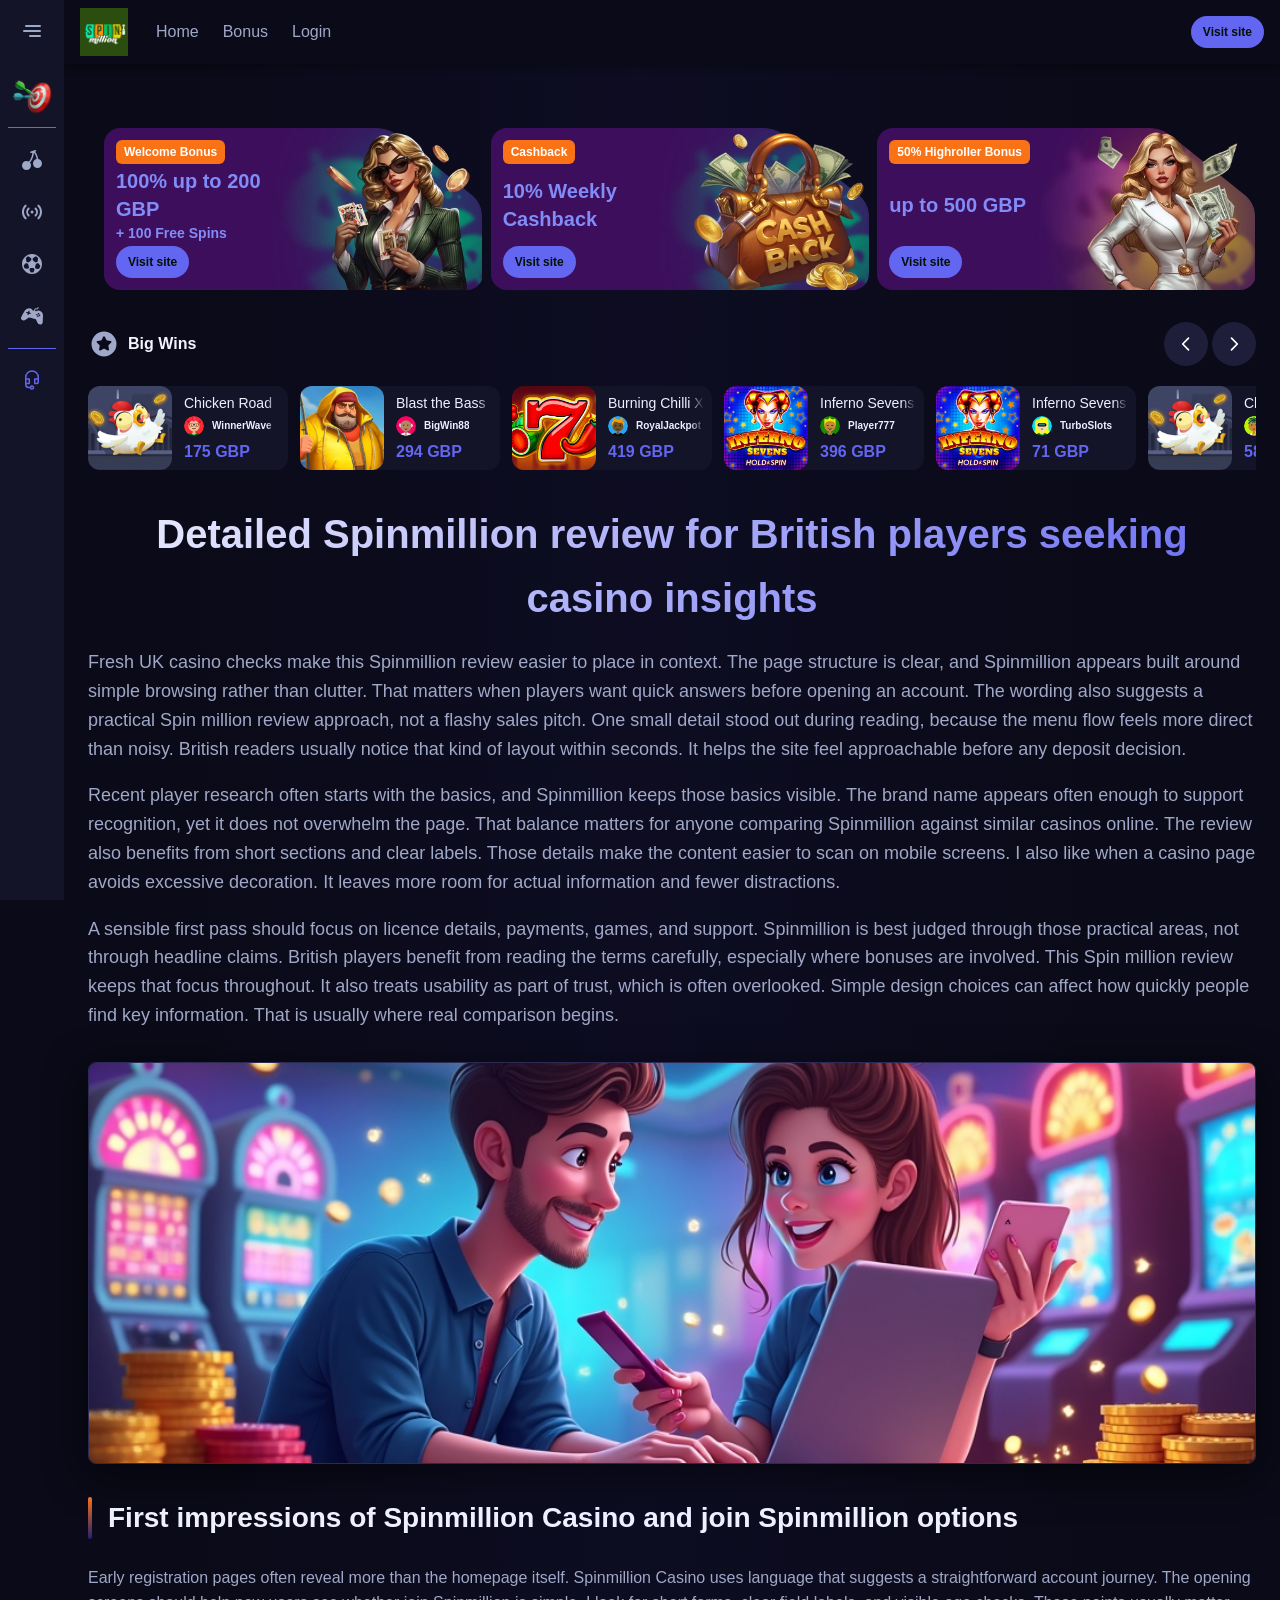
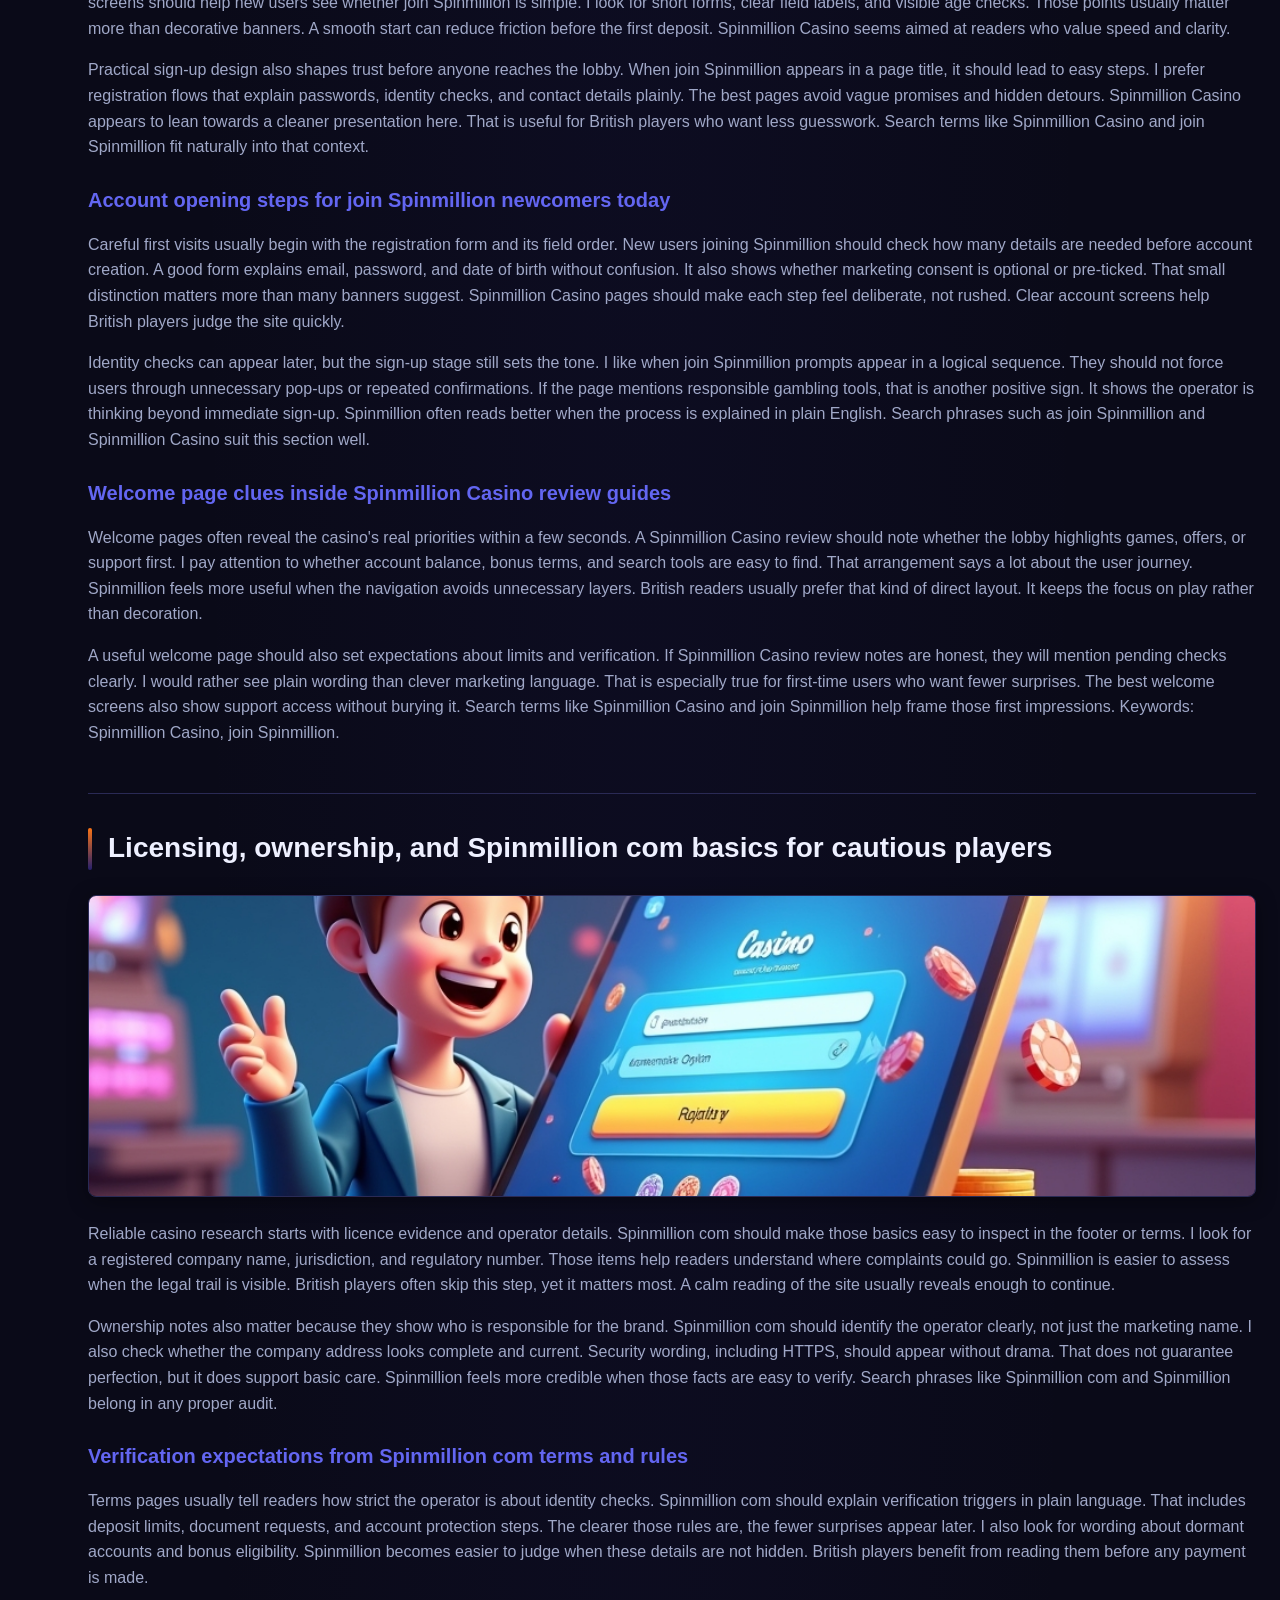
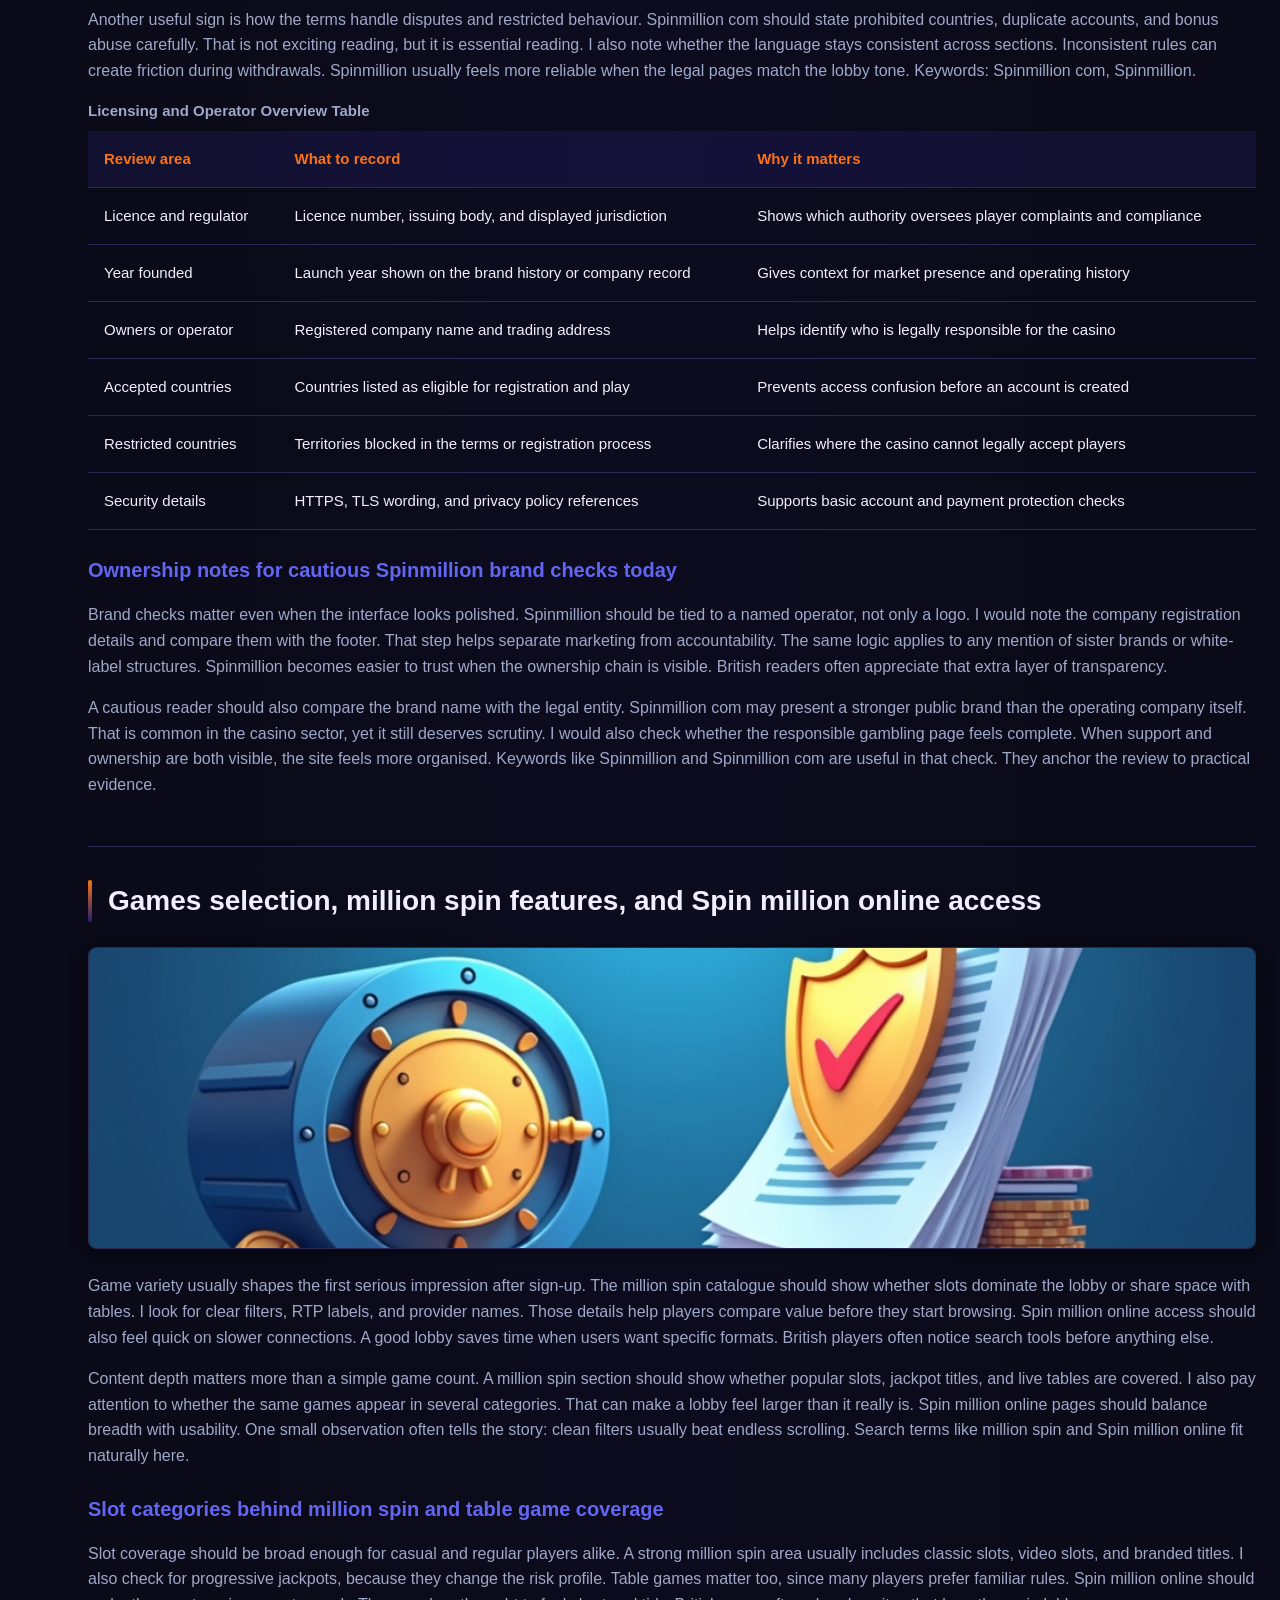
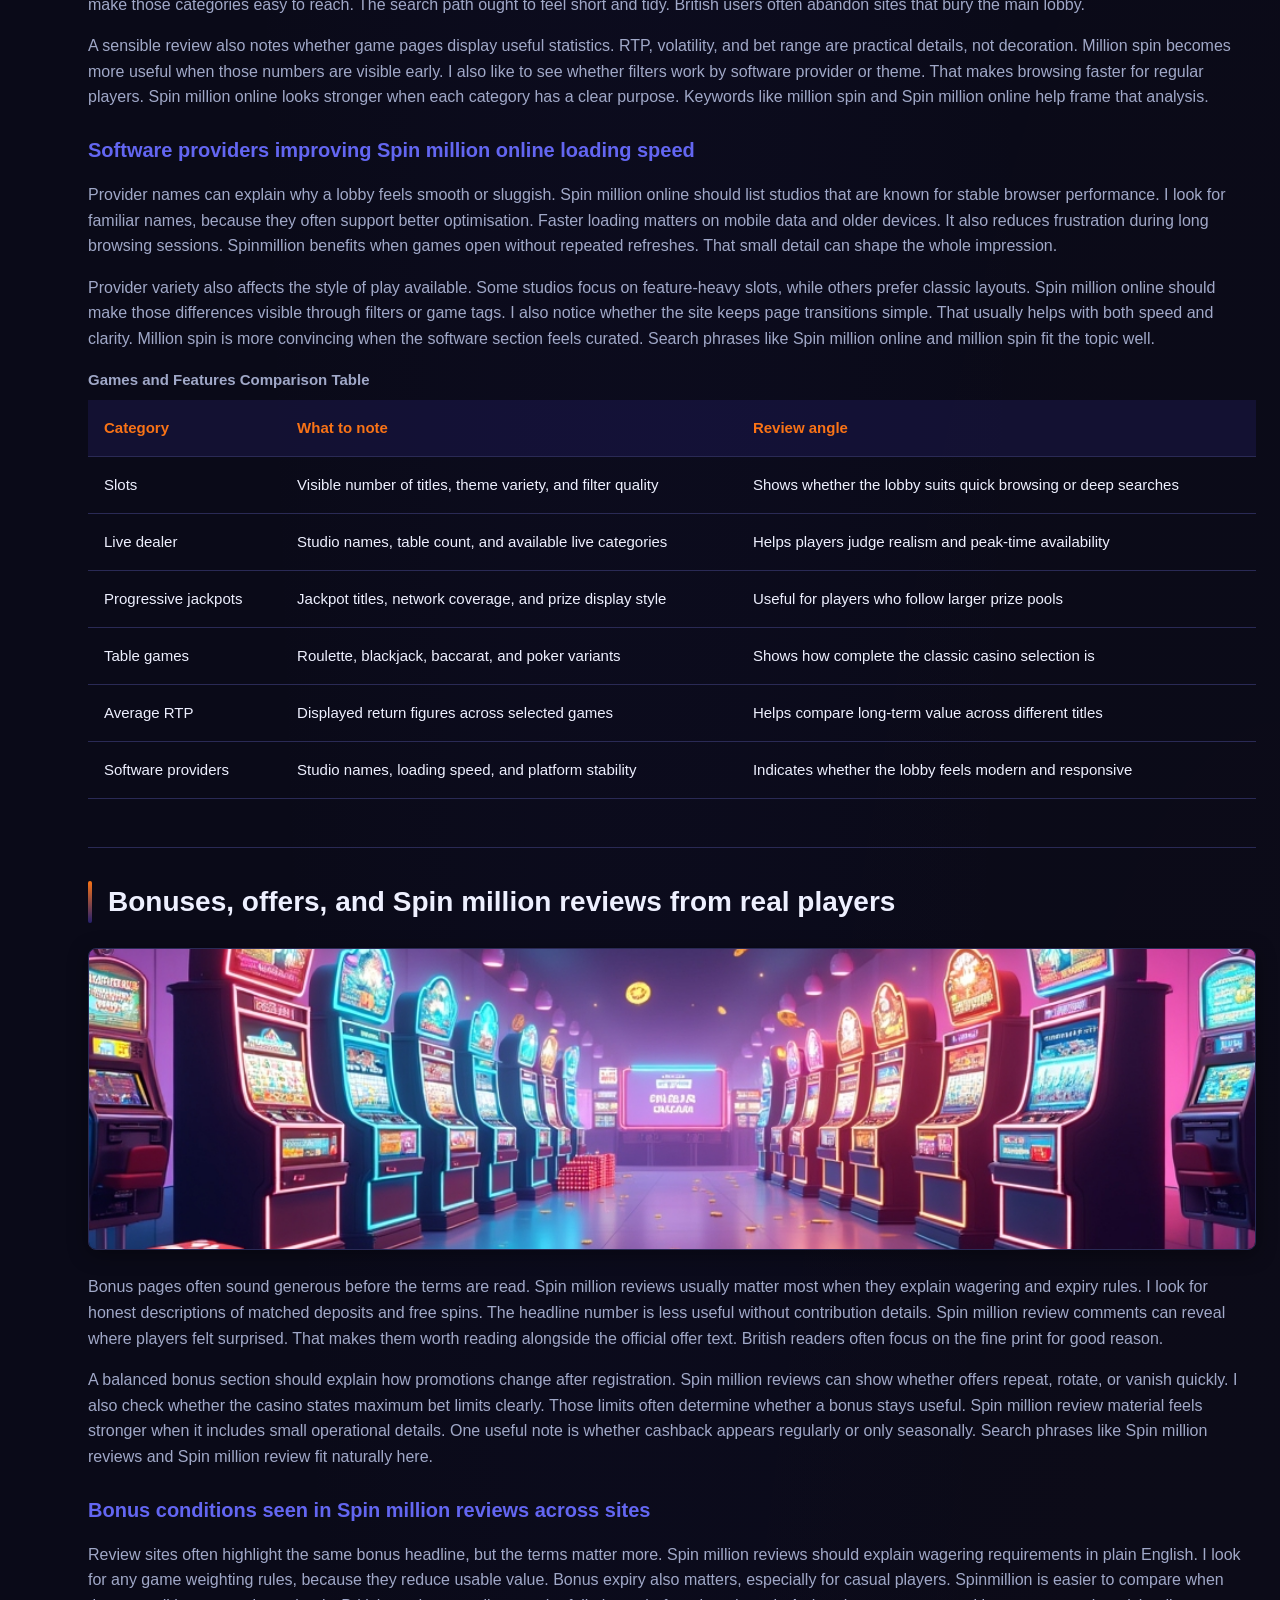
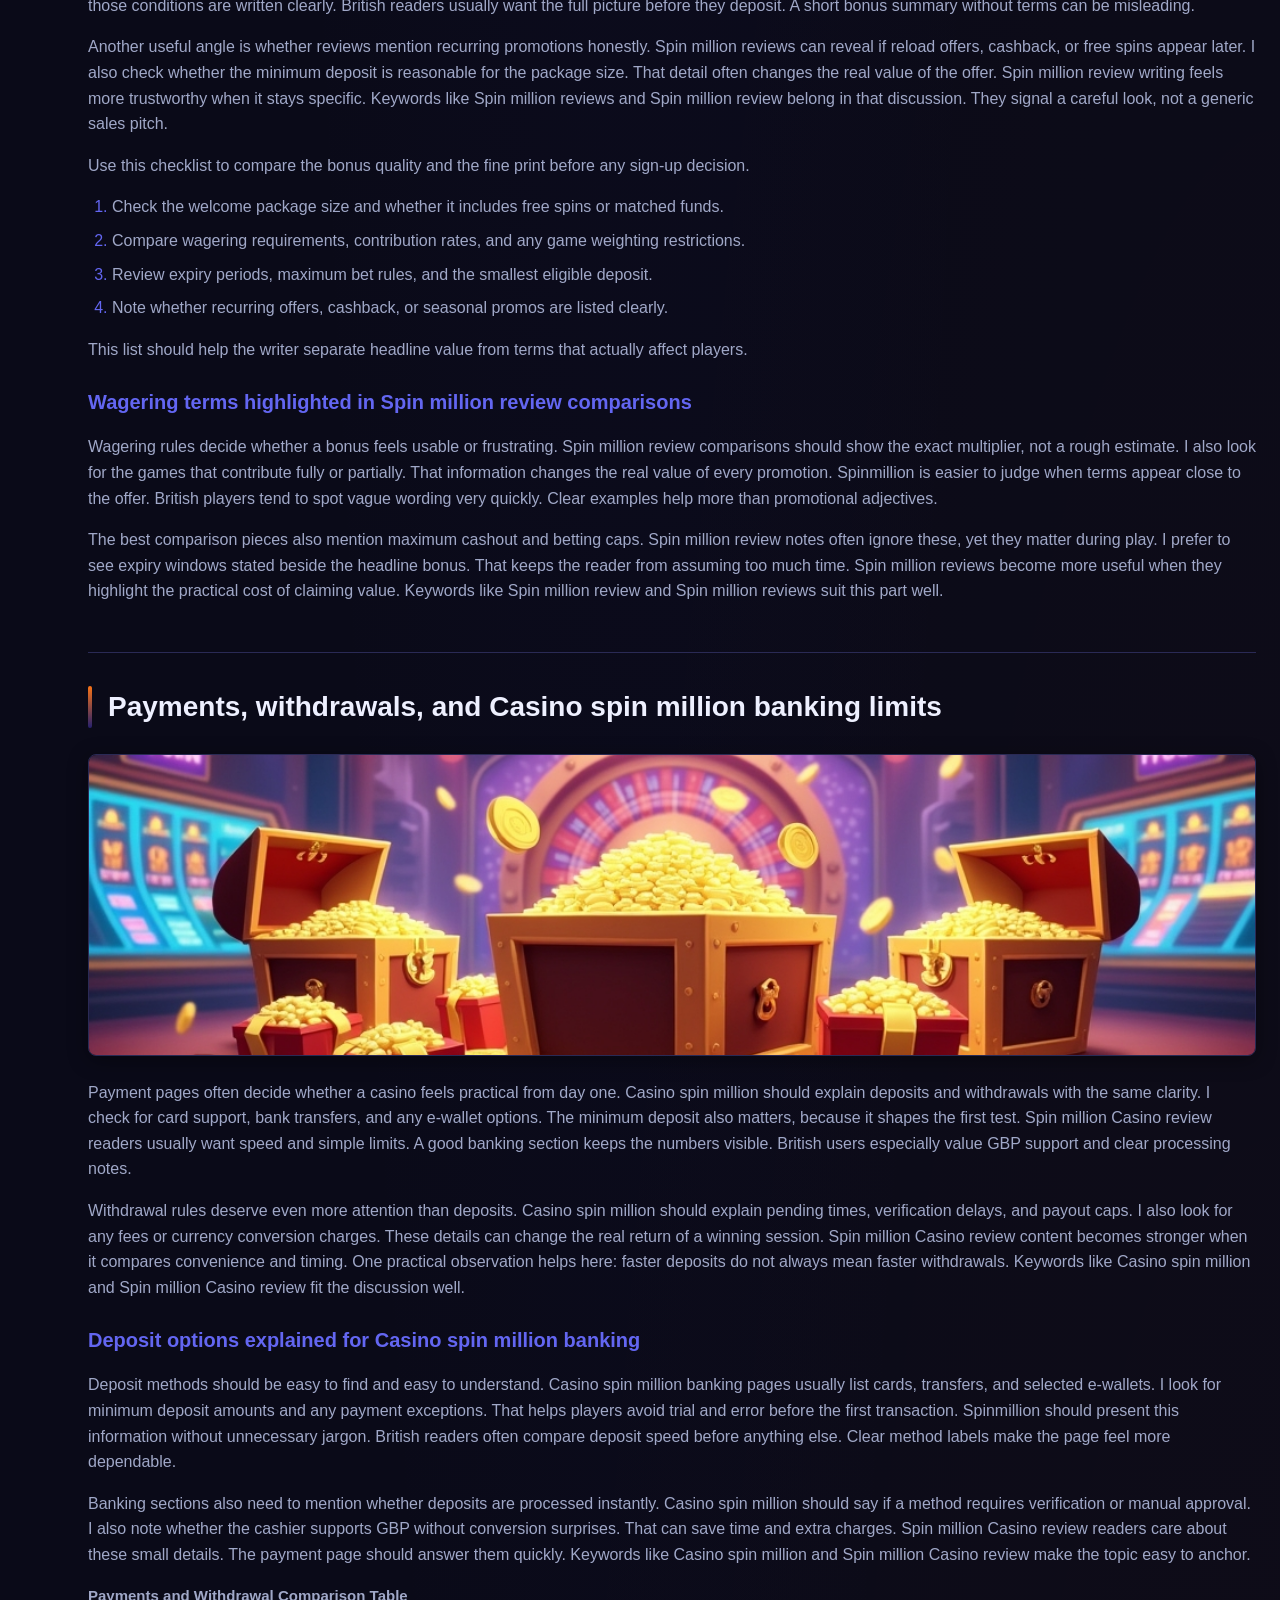
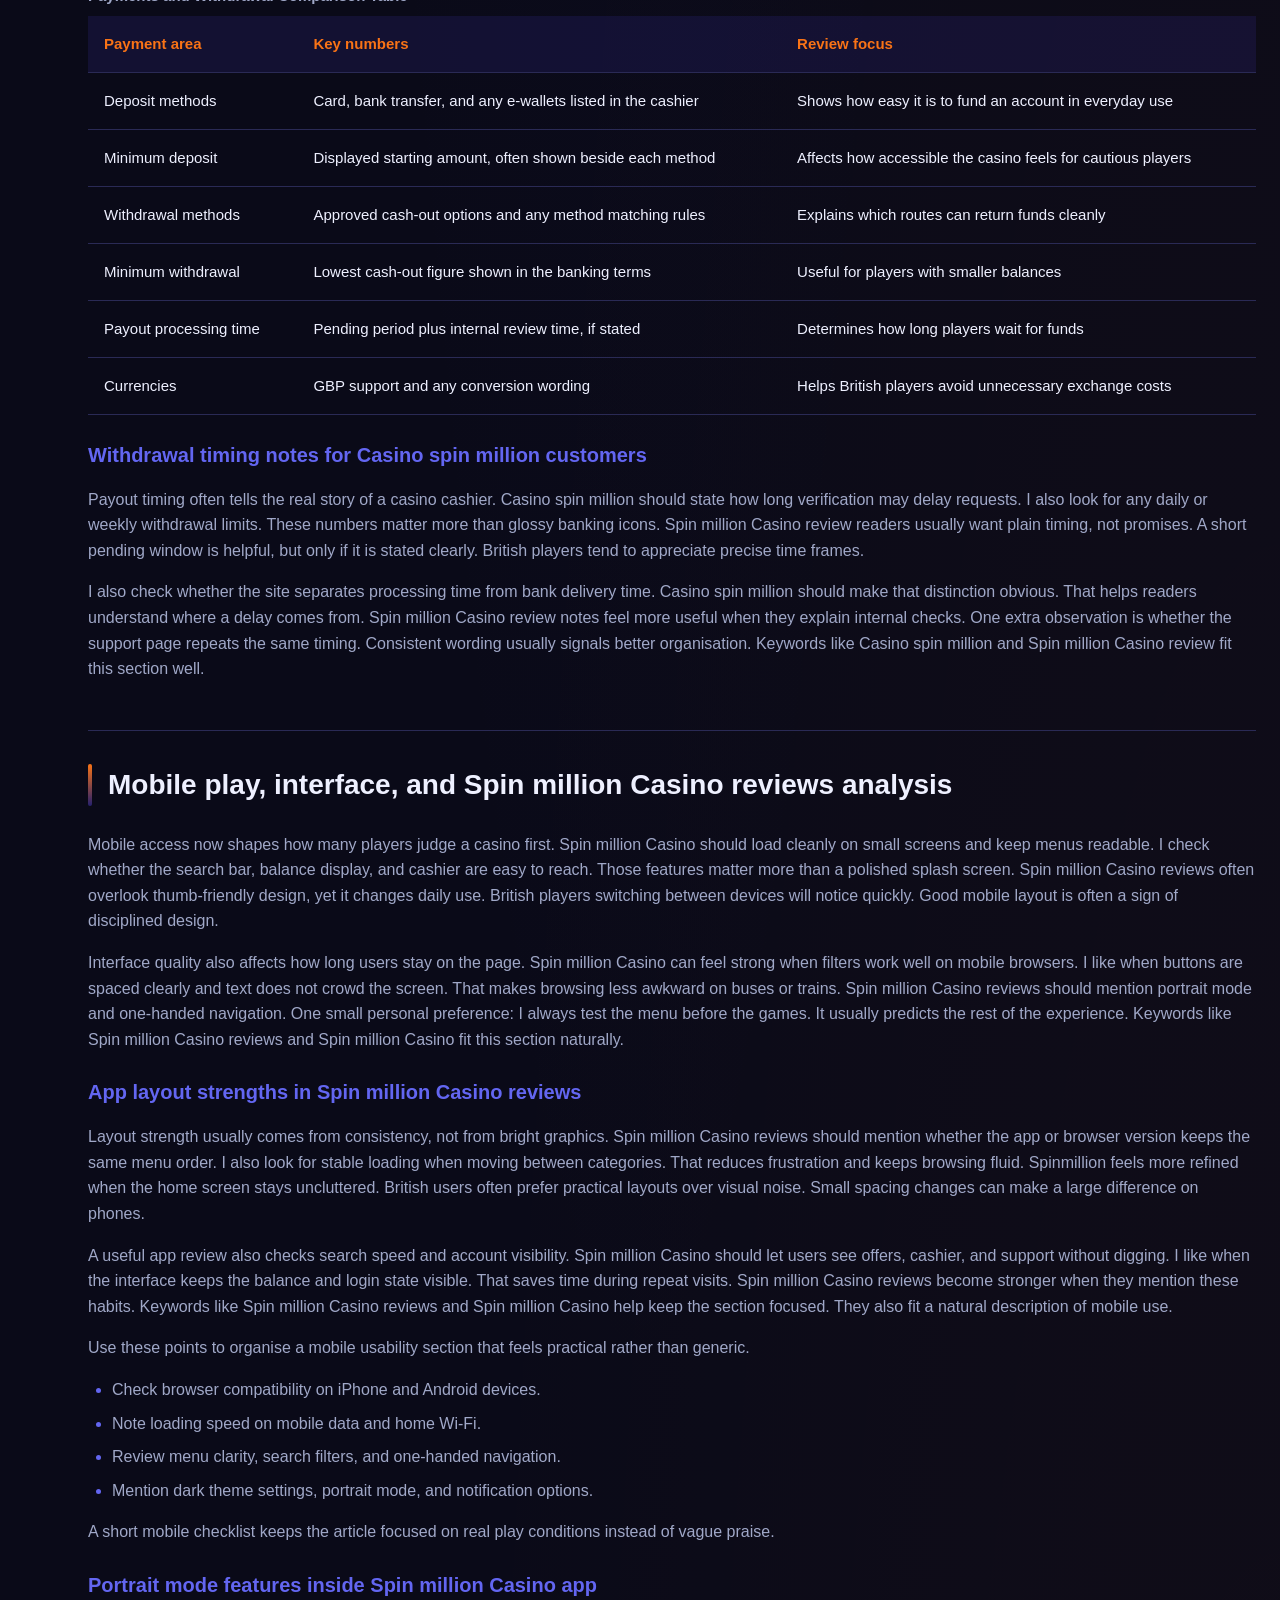
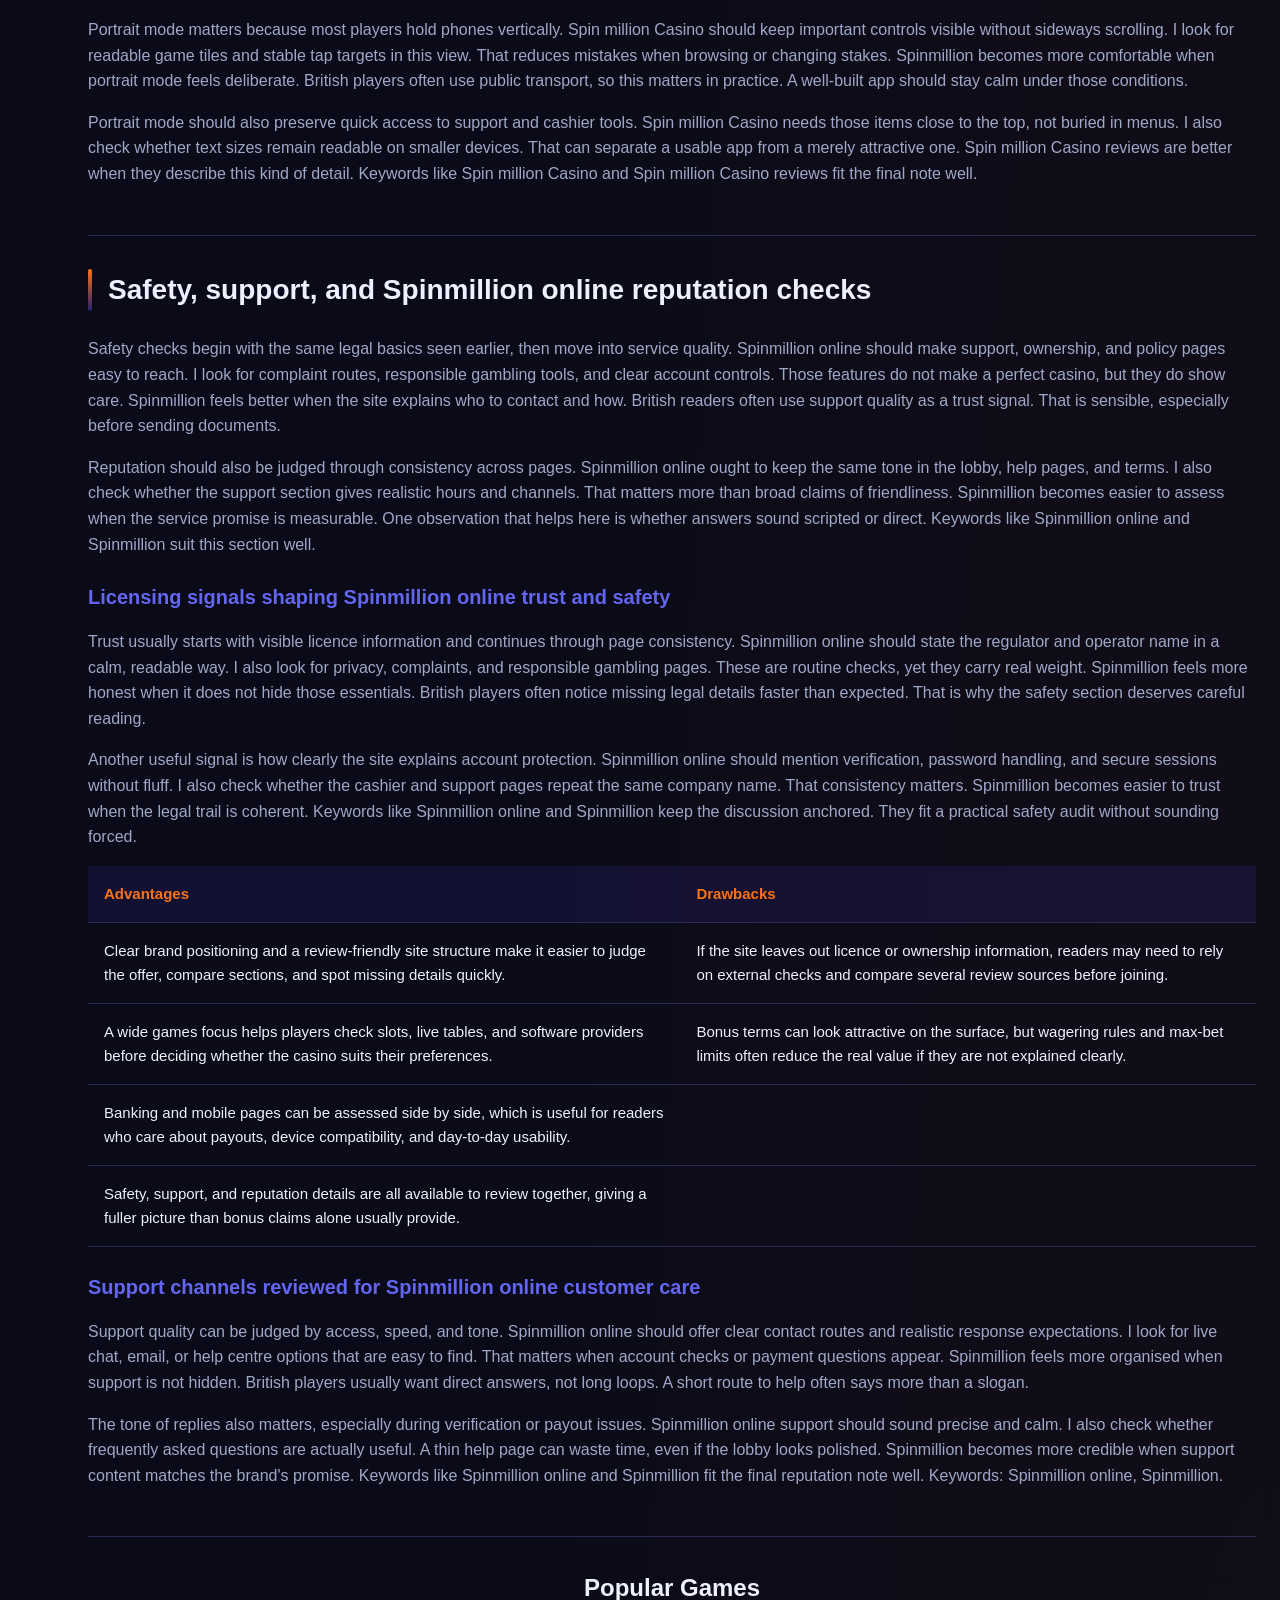
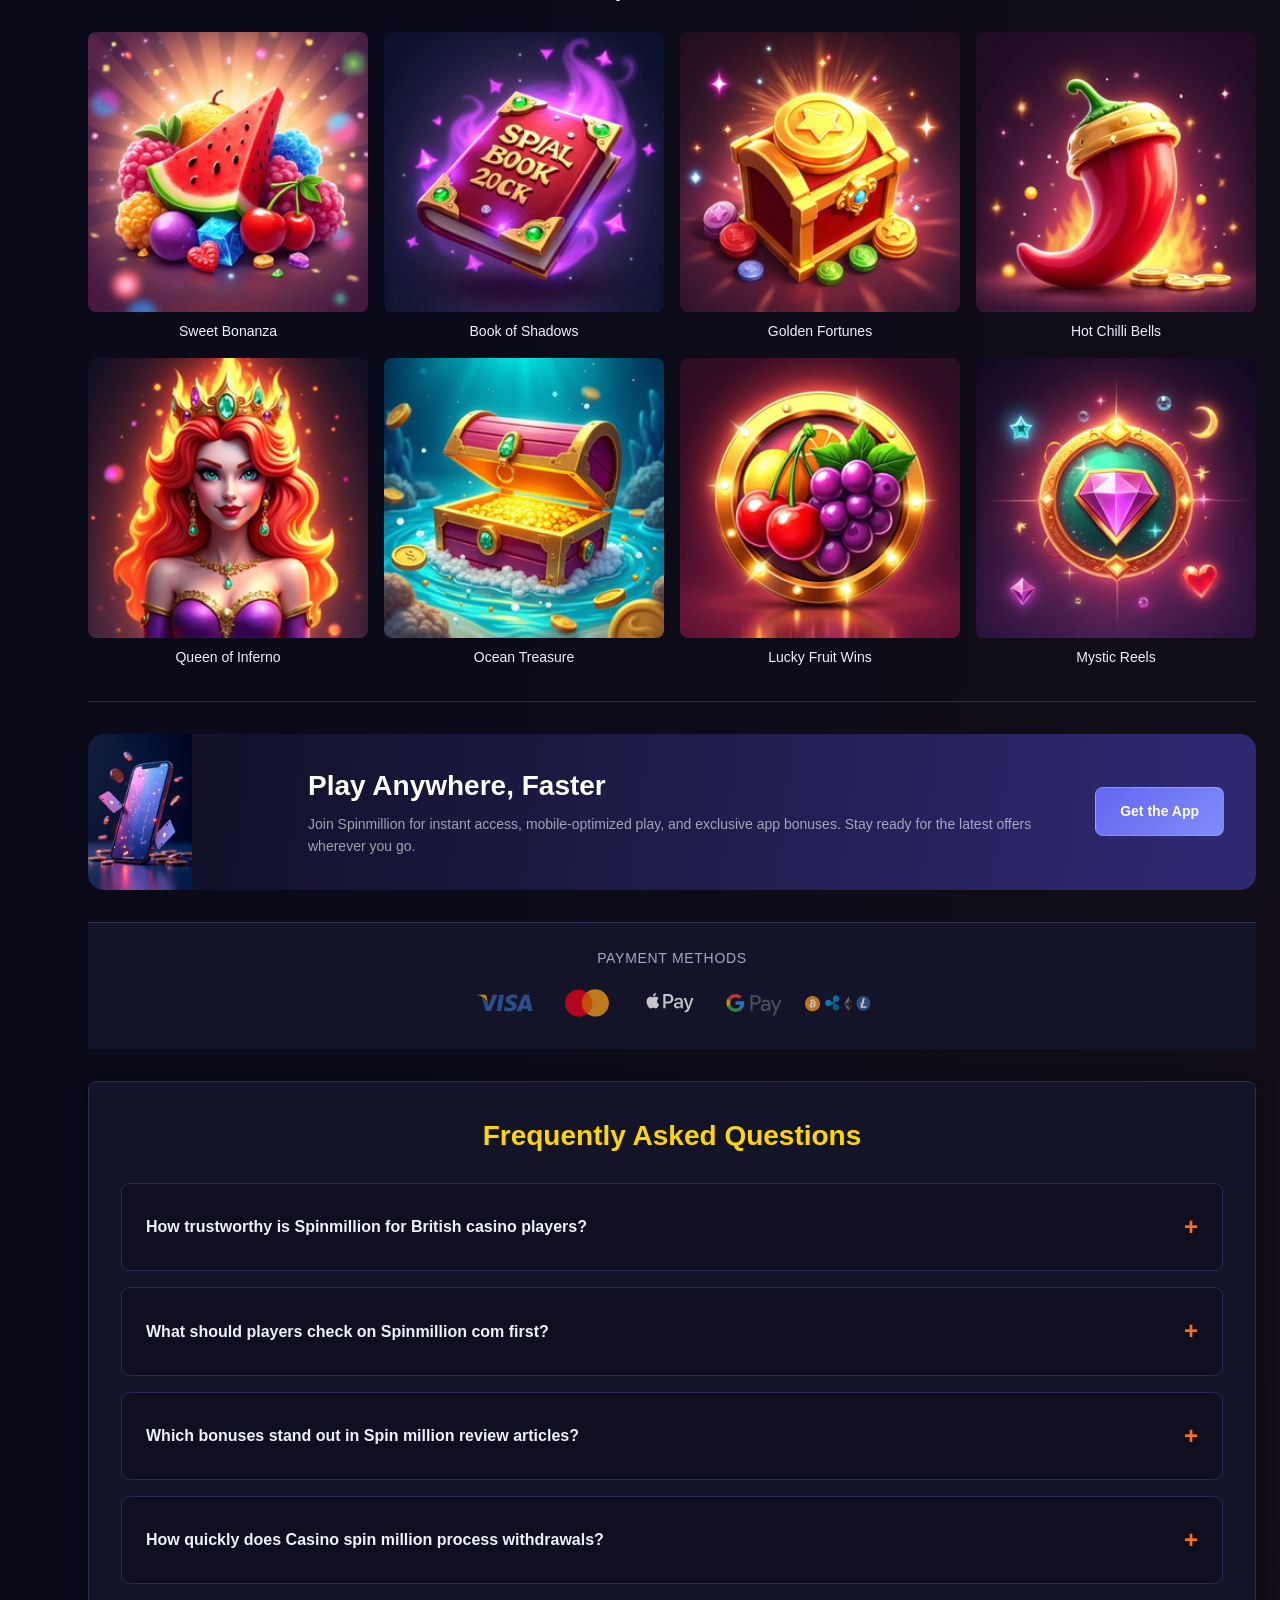
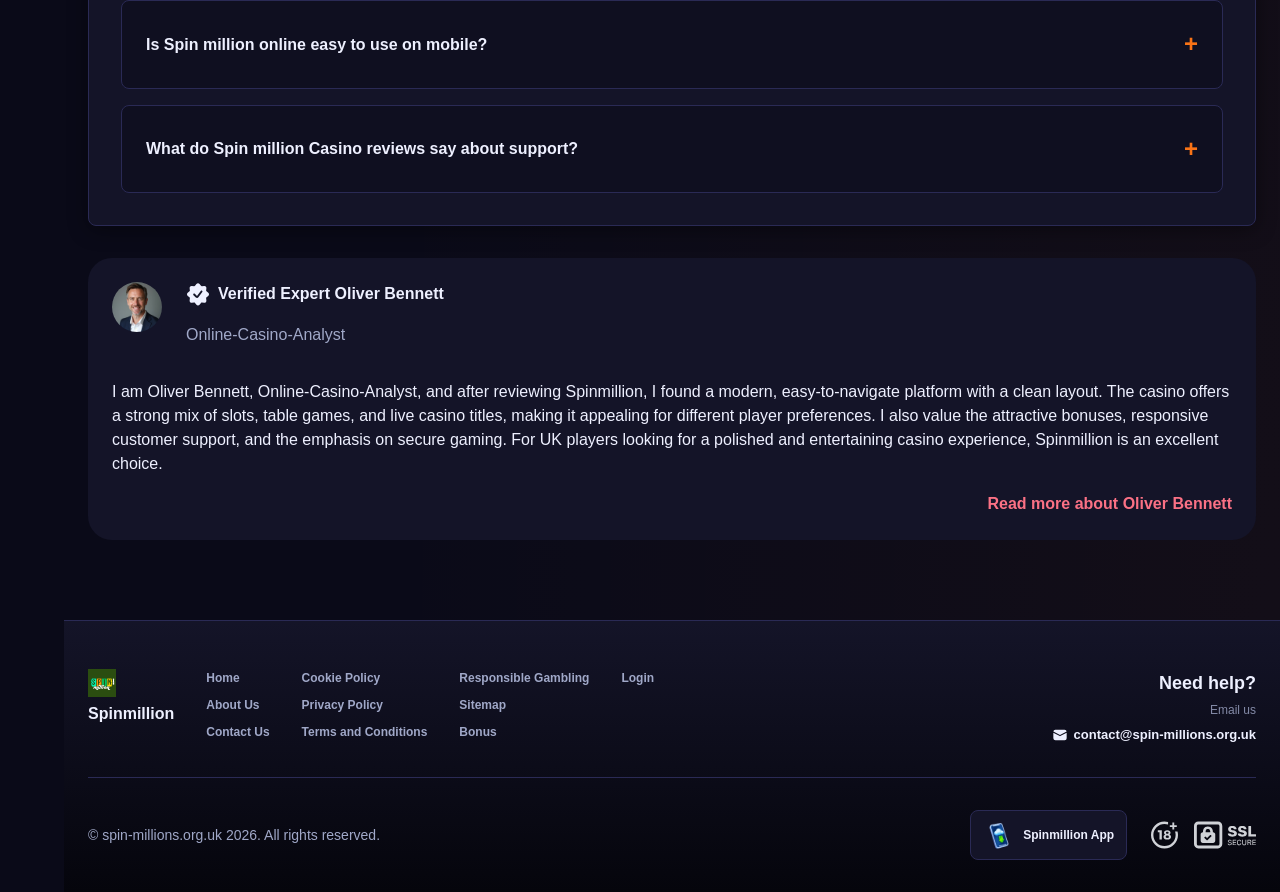
<file: spin-million/index.html>
<!DOCTYPE html>
<html lang="en-GB">
<head>
    <meta charset="UTF-8">
    <meta name="viewport" content="width=device-width, initial-scale=1.0">
    <meta http-equiv="X-UA-Compatible" content="IE=edge">
    <meta name="robots" content="index, follow">
    <meta name="revisit-after" content="7 days">
    <title>Spinmillion - Play Online Casino Games in Safety</title>
    <meta name="title" content="Spinmillion - Play Online Casino Games in Safety">
    <meta name="description" content="Spin million 🎰 helps British players assess safety and value, with Spin million Casino reviews guiding smarter choices and a quick visit now for clarity.">
    <meta name="keywords" content="join Spinmillion, Spin million Casino reviews, Spinmillion, Spinmillion com, Spinmillion online, Spin million review, million spin, Spin million online, Spin million Casino, Spin million, Spinmillion Casino, Casino spin million">

    <link rel="canonical" href="https://aog-couriers.co.uk/spin-million/">

    <link rel="icon" type="image/png" sizes="32x32" href="/favicon-32x32.png">

    <meta property="og:title" content="Spinmillion - Play Online Casino Games in Safety">
    <meta property="og:description" content="Spin million 🎰 helps British players assess safety and value, with Spin million Casino reviews guiding smarter choices and a quick visit now for clarity.">
    <meta property="og:type" content="website">
    <meta property="og:url" content="https://aog-couriers.co.uk/">
    <meta property="og:site_name" content="Spinmillion">
    <meta property="og:locale" content="en">
    <meta property="og:image" content="https://aog-couriers.co.uk/images/logo.png">

    <meta name="twitter:card" content="summary">
    <meta name="twitter:title" content="Spinmillion - Play Online Casino Games in Safety">
    <meta name="twitter:description" content="Spin million 🎰 helps British players assess safety and value, with Spin million Casino reviews guiding smarter choices and a quick visit now for clarity.">
    <meta name="twitter:url" content="https://aog-couriers.co.uk/">
    <meta name="twitter:image" content="https://aog-couriers.co.uk/images/logo.png">

    <link rel="stylesheet" href="/css/style.css">

    <link rel="stylesheet" href="/css/layout.css">

<link rel="alternate" hreflang="x-default" href="https://aog-couriers.co.uk/">
<link rel="alternate" hreflang="en-GB" href="https://aog-couriers.co.uk/">
<link rel="alternate" hreflang="spin-million" href="https://aog-couriers.co.uk/spin-million/">
</head>
<body>
    <div class="nav-sidebar-6708c0f2 isFull" id="navSidebar">
        <div class="nav-sidebar-content-6708c0f2">
            <div class="nav-sidebar-wrapped-6708c0f2">
                <div class="nav-sidebar-header-6708c0f2">
                    <button class="nav-sidebar-header-toggle-6708c0f2" aria-label="Toggle menu">
                        <span class="nav-sidebar-header-wrap-6708c0f2">
                            <svg class="m-icon-6708c0f2">
                                <use xlink:href="/assets/icons/sidebar/sprites.svg#hamburger-r"/>
                            </svg>
                        </span>
                    </button>
                </div>
                <div class="nav-sidebar-wrapped-content-6708c0f2 hideScrollbar-6708c0f2">
                    <div class="divider-bottom-6708c0f2">
                        <div class="nav-card nav-sidebar-card--wrapped-6708c0f2">


                            <a href="/go" class="nav-card__button-6708c0f2"
                               title="Activity Hub" rel="noindex nofollow">
                                <img src="/assets/icons/sidebar/missions.webp"
                                     alt="Activity Hub Spin million Casino reviews"
                                     title="Activity Hub Spin million Casino reviews"
                                     class="nav-card__img-6708c0f2">
                            </a>
                        </div>
                    </div>

                        <div class="nav-sidebar-wrapped-item-6708c0f2">
                            <a href="/go" title="Casino"
                               class="nav-sidebar-icon-6708c0f2" rel="noindex nofollow">
                                <svg class="m-icon-6708c0f2">
                                    <use xlink:href="/assets/icons/sidebar/sprites.svg#all-games"/>
                                </svg>
                            </a>
                        </div>
                        <div class="nav-sidebar-wrapped-item-6708c0f2">
                            <a href="/go" title="Live Casino"
                               class="nav-sidebar-icon-6708c0f2" rel="noindex nofollow">
                                <svg class="m-icon-6708c0f2">
                                    <use xlink:href="/assets/icons/sidebar/sprites.svg#live"/>
                                </svg>
                            </a>
                        </div>
                        <div class="nav-sidebar-wrapped-item-6708c0f2">
                            <a href="/go" title="Sports"
                               class="nav-sidebar-icon-6708c0f2" rel="noindex nofollow">
                                <svg class="m-icon-6708c0f2">
                                    <use xlink:href="/assets/icons/sidebar/sprites.svg#sport-soccer"/>
                                </svg>
                            </a>
                        </div>
                        <div class="nav-sidebar-wrapped-item-6708c0f2">
                            <a href="/go" title="Esports"
                               class="nav-sidebar-icon-6708c0f2" rel="noindex nofollow">
                                <svg class="m-icon-6708c0f2">
                                    <use xlink:href="/assets/icons/sidebar/sprites.svg#target-gamepad"/>
                                </svg>
                            </a>
                        </div>

                    <div class="divider-top-6708c0f2">
                        <a href="/go" title="Support"
                           class="nav-sidebar-support-wrapped-6708c0f2 nav-sidebar-icon-6708c0f2" rel="noindex nofollow">
                            <svg class="m-icon-6708c0f2">
                                <use xlink:href="/assets/icons/sidebar/sprites.svg#support"/>
                            </svg>
                        </a>
                    </div>
                </div>
            </div>
        </div>
    </div>

    <div class="nav-sidebar-expanded-6708c0f2" id="navSidebarExpanded">
        <div class="nav-sidebar-header-6708c0f2">
            <button class="nav-sidebar-header-toggle-6708c0f2" aria-label="Close menu">
                <span class="nav-sidebar-header-wrap-6708c0f2">
                    <svg class="m-icon-6708c0f2">
                        <use xlink:href="/assets/icons/sidebar/sprites.svg#cross"/>
                    </svg>
                </span>
            </button>
                <a href="/spin-million/" class="nav-logo-6708c0f2 nav-sidebar-header-logo-6708c0f2" title="Spinmillion">
                    <img src="/images/logo.png" alt="Spinmillion" title="Spinmillion">
                </a>
        </div>
        <div class="nav-sidebar-expanded-content-6708c0f2">
            <div class="nav-sidebar-expanded-scrollY-6708c0f2 hideScrollbar-6708c0f2 nav-sidebar-expanded--gap-6708c0f2">
                <div class="nav-sidebar-expanded-cards-6708c0f2">


                        <div class="nav-card nav-sidebar-card-6708c0f2">
                            <a href="/go" class="nav-card__button-6708c0f2"
                               title="Bonus Hub" rel="noindex nofollow">
                                <img src="/assets/icons/sidebar/bonus.webp" alt="Bonus Hub million spin"
                                     title="Bonus Hub million spin" class="nav-card__img-6708c0f2">
                                <span class="nav-card__title-6708c0f2">Bonus Hub</span>
                            </a>
                        </div>


                        <div class="nav-card nav-sidebar-card-6708c0f2">
                            <a href="/go" class="nav-card__button-6708c0f2"
                               title="Activity Hub" rel="noindex nofollow">
                                <img src="/assets/icons/sidebar/missions.webp" alt="Activity Hub Spin million Casino reviews"
                                     title="Activity Hub Spin million Casino reviews" class="nav-card__img-6708c0f2">
                                <span class="nav-card__title-6708c0f2">Activity Hub</span>
                            </a>
                        </div>

                    <div class="nav-sidebar-cards-grid-6708c0f2">


                            <div class="nav-card nav-sidebar-card-6708c0f2">
                                <a href="/go" class="nav-card__button-6708c0f2"
                                   title="Wheel" rel="noindex nofollow">
                                    <img src="/assets/icons/sidebar/wheel.gif" alt="Wheel Spinmillion online"
                                         title="Wheel Spinmillion online" class="nav-card__img-6708c0f2">
                                    <span class="nav-card__title-6708c0f2">Wheel</span>
                                </a>
                            </div>


                            <div class="nav-card nav-sidebar-card-6708c0f2">
                                <a href="/go" class="nav-card__button-6708c0f2"
                                   title="Loyalty" rel="noindex nofollow">
                                    <img src="/assets/icons/sidebar/loyalty.webp" alt="Loyalty Spin million review"
                                         title="Loyalty Spin million review" class="nav-card__img-6708c0f2">
                                    <span class="nav-card__title-6708c0f2">Loyalty</span>
                                </a>
                            </div>


                            <div class="nav-card nav-sidebar-card-6708c0f2">
                                <a href="/go" class="nav-card__button-6708c0f2"
                                   title="Cashback" rel="noindex nofollow">
                                    <img src="/assets/icons/sidebar/cashback.webp" alt="Cashback Spin million Casino reviews"
                                         title="Cashback Spin million Casino reviews" class="nav-card__img-6708c0f2">
                                    <span class="nav-card__title-6708c0f2">Cashback</span>
                                </a>
                            </div>


                            <div class="nav-card nav-sidebar-card-6708c0f2">
                                <a href="/go" class="nav-card__button-6708c0f2"
                                   title="VIP Club" rel="noindex nofollow">
                                    <img src="/assets/icons/sidebar/vipclub.webp" alt="VIP Club join Spinmillion"
                                         title="VIP Club join Spinmillion" class="nav-card__img-6708c0f2">
                                    <span class="nav-card__title-6708c0f2">VIP Club</span>
                                </a>
                            </div>


                            <div class="nav-card nav-sidebar-card-6708c0f2">
                                <a href="/go" class="nav-card__button-6708c0f2"
                                   title="Promotions" rel="noindex nofollow">
                                    <img src="/assets/icons/sidebar/promotions.webp" alt="Promotions Casino spin million"
                                         title="Promotions Casino spin million" class="nav-card__img-6708c0f2">
                                    <span class="nav-card__title-6708c0f2">Promotions</span>
                                </a>
                            </div>
                    </div>
                </div>

                <ul class="nav-sidebar-items-6708c0f2 nav-sidebar-expanded-items-6708c0f2">
                        <li class="nav-sidebar-items-item">
                            <a href="/go" class="nav-sidebar-items-dropdown"
                               title="Casino" rel="noindex nofollow">
                                <div class="nav-sidebar-items-title-6708c0f2 nav-sidebar-items-title--light-6708c0f2">
                                    <div class="m-icon-container-6708c0f2 nav-sidebar-item-icon-6708c0f2">
                                        <svg class="m-icon-6708c0f2">
                                            <use xlink:href="/assets/icons/sidebar/sprites.svg#all-games"/>
                                        </svg>
                                    </div>
                                    <span>Casino</span>
                                </div>
                            </a>
                        </li>
                        <li class="nav-sidebar-items-item">
                            <a href="/go" class="nav-sidebar-items-dropdown"
                               title="Live Casino" rel="noindex nofollow">
                                <div class="nav-sidebar-items-title-6708c0f2 nav-sidebar-items-title--light-6708c0f2">
                                    <div class="m-icon-container-6708c0f2 nav-sidebar-item-icon-6708c0f2">
                                        <svg class="m-icon-6708c0f2">
                                            <use xlink:href="/assets/icons/sidebar/sprites.svg#live"/>
                                        </svg>
                                    </div>
                                    <span>Live Casino</span>
                                </div>
                            </a>
                        </li>
                        <li class="nav-sidebar-items-item">
                            <a href="/go" class="nav-sidebar-items-dropdown"
                               title="Sports" rel="noindex nofollow">
                                <div class="nav-sidebar-items-title-6708c0f2 nav-sidebar-items-title--light-6708c0f2">
                                    <div class="m-icon-container-6708c0f2 nav-sidebar-item-icon-6708c0f2">
                                        <svg class="m-icon-6708c0f2">
                                            <use xlink:href="/assets/icons/sidebar/sprites.svg#sport-soccer"/>
                                        </svg>
                                    </div>
                                    <span>Sports</span>
                                </div>
                            </a>
                        </li>
                        <li class="nav-sidebar-items-item">
                            <a href="/go" class="nav-sidebar-items-dropdown"
                               title="Esports" rel="noindex nofollow">
                                <div class="nav-sidebar-items-title-6708c0f2 nav-sidebar-items-title--light-6708c0f2">
                                    <div class="m-icon-container-6708c0f2 nav-sidebar-item-icon-6708c0f2">
                                        <svg class="m-icon-6708c0f2">
                                            <use xlink:href="/assets/icons/sidebar/sprites.svg#target-gamepad"/>
                                        </svg>
                                    </div>
                                    <span>Esports</span>
                                </div>
                            </a>
                        </li>
                </ul>

                <ul class="nav-sidebar-items-6708c0f2 nav-sidebar-expanded-items-6708c0f2 flex-1-6708c0f2"></ul>

                <div class="nav-sidebar-expanded-support-6708c0f2">
                    <div class="nav-sidebar-expanded-support-help-6708c0f2">
                        <a href="/go" title="Support"
                           class="m-button-6708c0f2 m-button--success-6708c0f2 m-button--m-6708c0f2 nav-sidebar-support-6708c0f2"
                           rel="noindex nofollow">
                            <div class="m-button-content-6708c0f2">
                                <svg class="m-icon-6708c0f2">
                                    <use xlink:href="/assets/icons/sidebar/sprites.svg#support"/>
                                </svg>
                                Support
                            </div>
                        </a>
                    </div>
                </div>

                <div class="nav-sidebar-expanded-app-links-6708c0f2">
                    <a href="/go" class="footer-app-button-6708c0f2"
                       title="Spinmillion App" rel="noindex nofollow">
                        <img class="footer-app-button-image-6708c0f2"
                             alt="Spinmillion App"
                             title="Spinmillion App"
                             src="/assets/icons/mobile/app-button-icon.webp">
                        <div class="footer-app-button-text-6708c0f2">
                            <p class="m-text-6708c0f2 m-fs12-6708c0f2 m-fw700-6708c0f2 m-lh160-6708c0f2 footer-app-button-title-6708c0f2">Spinmillion App</p>
                            <p class="m-text-6708c0f2 m-fs10-6708c0f2 m-fw500-6708c0f2 m-lh160-6708c0f2 footer-app-button-description-6708c0f2"
                               style="color: #ffffff;">Install our app</p>
                        </div>
                    </a>
                </div>
            </div>
        </div>
    </div>

    <div class="bottom-overlays-6708c0f2">
        <div class="bottom-action-buttons-6708c0f2 bottom-overlays__action-buttons-6708c0f2">
            <div class="bottom-communication-button-6708c0f2">
                <button class="m-button-6708c0f2 m-gradient-border m-button--secondary-6708c0f2 m-button--m-6708c0f2 scroll-top-btn-6708c0f2"
                        aria-label="Scroll to top" title="Scroll to top">
                    <div class="m-icon-container-6708c0f2">
                        <span class="scroll-top-arrow-6708c0f2">&uarr;</span>
                    </div>
                </button>
            </div>
        </div>

        <nav class="mobile-nav-6708c0f2" aria-label="Mobile navigation">
            <div class="mobile-nav-wrap-6708c0f2">
                <a href="/go" title="Casino"
                   rel="noindex nofollow" target="_blank">
                    <div class="mobile-nav-item-6708c0f2">
                        <div class="mobile-nav-item__icon-wrap-6708c0f2">
                            <svg class="m-icon-6708c0f2 m-icon-loadable mobile-nav-item__icon-6708c0f2">
                                <use xlink:href="/assets/icons/sidebar/sprites.svg#all-games"/>
                            </svg>
                        </div>
                        <p class="m-text-6708c0f2 m-fs10-6708c0f2 m-fw600-6708c0f2 m-lh160-6708c0f2 m-text-center-6708c0f2 mobile-nav-item__text-6708c0f2">Casino</p>
                    </div>
                </a>

                <a href="/go" title="Sports"
                   rel="noindex nofollow" target="_blank">
                    <div class="mobile-nav-item-6708c0f2">
                        <div class="mobile-nav-item__icon-wrap-6708c0f2">
                            <svg class="m-icon-6708c0f2 m-icon-loadable mobile-nav-item__icon-6708c0f2">
                                <use xlink:href="/assets/icons/sidebar/sprites.svg#sport-soccer"/>
                            </svg>
                        </div>
                        <p class="m-text-6708c0f2 m-fs10-6708c0f2 m-fw600-6708c0f2 m-lh160-6708c0f2 m-text-center-6708c0f2 mobile-nav-item__text-6708c0f2">Sports</p>
                    </div>
                </a>

                <div class="mobile-nav-item-6708c0f2">
                    <a href="/go"
                       class="m-button-6708c0f2 m-gradient-border m-button--primary-6708c0f2 m-button--m-6708c0f2 mobile-nav-item__icon-wrap-6708c0f2"
                       title="Visit site"
                       rel="noindex nofollow" target="_blank">
                        <div class="m-button-content-6708c0f2">
                            <svg class="m-icon-6708c0f2 m-icon-loadable mobile-nav-item__icon-6708c0f2">
                                <use xlink:href="/assets/icons/sidebar/sprites.svg#person"/>
                            </svg>
                        </div>
                    </a>
                    <p class="m-text-6708c0f2 m-fs10-6708c0f2 m-fw600-6708c0f2 m-lh160-6708c0f2 m-text-center-6708c0f2 mobile-nav-item__text-6708c0f2">Visit site</p>
                </div>

                <a href="/go" title="Bonus Hub"
                   rel="noindex nofollow" target="_blank">
                    <div class="mobile-nav-item-6708c0f2">
                        <div class="mobile-nav-item__icon-wrap-6708c0f2">
                            <svg class="m-icon-6708c0f2 m-icon-loadable mobile-nav-item__icon-6708c0f2">
                                <use xlink:href="/assets/icons/sidebar/sprites.svg#gift"/>
                            </svg>
                        </div>
                        <p class="m-text-6708c0f2 m-fs10-6708c0f2 m-fw600-6708c0f2 m-lh160-6708c0f2 m-text-center-6708c0f2 mobile-nav-item__text-6708c0f2">Bonus Hub</p>
                    </div>
                </a>

                <a href="/go" title="Activity Hub"
                   rel="noindex nofollow" target="_blank">
                    <div class="mobile-nav-item-6708c0f2">
                        <div class="mobile-nav-item__icon-wrap-6708c0f2">
                            <svg class="m-icon-6708c0f2 m-icon-loadable mobile-nav-item__icon-6708c0f2">
                                <use xlink:href="/assets/icons/sidebar/sprites.svg#activities"/>
                            </svg>
                        </div>
                        <p class="m-text-6708c0f2 m-fs10-6708c0f2 m-fw600-6708c0f2 m-lh160-6708c0f2 m-text-center-6708c0f2 mobile-nav-item__text-6708c0f2">Activity Hub</p>
                    </div>
                </a>
            </div>
        </nav>
    </div>


    <div class="site-wrapper-6708c0f2 with-sidebar-6708c0f2">
<nav class="main-nav-6708c0f2">
    <div class="main-nav-content-6708c0f2">
        <div class="main-nav-content-left-6708c0f2">
            <button class="main-nav-content-toggle-6708c0f2 nav-sidebar-header-toggle-6708c0f2" aria-label="Toggle menu" aria-expanded="false">
                <svg class="m-icon-6708c0f2 m-icon-loadable">
                    <use xlink:href="/assets/icons/sidebar/sprites.svg#hamburger"/>
                </svg>
            </button>

            <a href="/spin-million/" class="nav-logo-6708c0f2 main-nav-logo-6708c0f2" title="Spinmillion">
                <img src="/images/logo.png" alt="Spinmillion" title="Spinmillion">
            </a>
        </div>

        <div class="main-nav-content-center-6708c0f2">
            <a href="/spin-million/" class="nav-link-6708c0f2" title="Home">Home</a>
            <a href="/bonus/" class="nav-link-6708c0f2" title="Bonus">Bonus</a>
            <a href="/login/" class="nav-link-6708c0f2" title="Login">Login</a>
        </div>

        <div class="main-nav-content-auth-6708c0f2">
            <a class="m-button-6708c0f2 m-gradient-border m-button--primary-6708c0f2 m-button--s-6708c0f2"
               href="/go" title="Visit site"
               rel="noindex nofollow" target="_blank">
                <div class="m-button-content-6708c0f2">Visit site</div>
            </a>
        </div>
    </div>
</nav>
        <main class="main-content-6708c0f2">
<article class="page-content-6708c0f2">
    <div class="container-6708c0f2">


<section class="lobby-banners-6708c0f2">
    <div class="lobby-slider-6708c0f2" style="--max-slide-width:auto;--bp-xxxl-plus:33.3333%;--slides-xxxl-plus:3;--bp-xxxl:33.3333%;--slides-xxxl:3;--bp-xxl:33.3333%;--slides-xxl:3;--bp-xl-2:33.3333%;--slides-xl-2:3;--bp-xl:100%;--slides-xl:1;--bp-l:100%;--slides-l:1;--bp-m:100%;--slides-m:1;--bp-s:100%;--slides-s:1;--bp-xs:100%;--slides-xs:1;--bp-xxs:100%;--slides-xxs:1;">
        <div class="lobby-slider__scroll-wrap-6708c0f2">
            <div class="lobby-slider__scroll-box-6708c0f2">
                <div class="lobby-slider__slide-6708c0f2">
                    <div class="lobby-slider__slide-content-6708c0f2">
                        <div class="lobby-banners__banner">
                            <div class="lobby-banner-6708c0f2">
                                <div class="lobby-banner-picture-6708c0f2 lobby-banner__image-6708c0f2">
                                    <picture class="banner-picture-6708c0f2">
                                        <img src="/assets/banners/play-jonny.webp" alt="Welcome Bonus Spin million Casino" title="Welcome Bonus Spin million Casino" fetchpriority="high" loading="eager" decoding="async">
                                    </picture>
                                </div>
                                <div class="lobby-banner__content-6708c0f2">
                                    <div class="lobby-badge-6708c0f2 lobby-badge--secondary-6708c0f2 lobby-badge--m-6708c0f2">
                                        <div class="lobby-badge-content-6708c0f2">
                                            <div class="lobby-badge-text-6708c0f2">Welcome Bonus</div>
                                        </div>
                                    </div>
                                    <div class="lobby-banner__text-6708c0f2">
                                        <p class="lobby-banner-text-6708c0f2 lobby-banner-text--header-6708c0f2" style="color:var(--color-at400);">
                                            100% up to 200 GBP
                                        </p>
                                        <p class="lobby-banner-text-6708c0f2 lobby-banner-text--body-6708c0f2" style="color:var(--color-at400);">
                                            + 100 Free Spins
                                        </p>
                                    </div>
                                    <a href="/go" rel="noindex nofollow" target="_blank" class="lobby-btn-6708c0f2 lobby-btn--primary-6708c0f2 lobby-btn--s-6708c0f2" title="Welcome Bonus Visit site">
                                        <div class="lobby-btn-content-6708c0f2">Visit site</div>
                                    </a>
                                </div>
                            </div>
                        </div>
                    </div>
                </div>
                <div class="lobby-slider__slide-6708c0f2">
                    <div class="lobby-slider__slide-content-6708c0f2">
                        <div class="lobby-banners__banner">
                            <div class="lobby-banner-6708c0f2">
                                <div class="lobby-banner-picture-6708c0f2 lobby-banner__image-6708c0f2">
                                    <picture class="banner-picture-6708c0f2">
                                        <img src="/assets/banners/playjonny.webp" alt="Cashback Spin million Casino reviews" title="Cashback Spin million Casino reviews" loading="lazy" fetchpriority="low" decoding="async">
                                    </picture>
                                </div>
                                <div class="lobby-banner__content-6708c0f2">
                                    <div class="lobby-badge-6708c0f2 lobby-badge--secondary-6708c0f2 lobby-badge--m-6708c0f2">
                                        <div class="lobby-badge-content-6708c0f2">
                                            <div class="lobby-badge-text-6708c0f2">Cashback</div>
                                        </div>
                                    </div>
                                    <div class="lobby-banner__text-6708c0f2">
                                        <p class="lobby-banner-text-6708c0f2 lobby-banner-text--header-6708c0f2" style="color:var(--color-at400);">
                                            10% Weekly Cashback
                                        </p>
                                    </div>
                                    <a href="/go" rel="noindex nofollow" target="_blank" class="lobby-btn-6708c0f2 lobby-btn--primary-6708c0f2 lobby-btn--s-6708c0f2" title="Cashback Visit site">
                                        <div class="lobby-btn-content-6708c0f2">Visit site</div>
                                    </a>
                                </div>
                            </div>
                        </div>
                    </div>
                </div>
                <div class="lobby-slider__slide-6708c0f2">
                    <div class="lobby-slider__slide-content-6708c0f2">
                        <div class="lobby-banners__banner">
                            <div class="lobby-banner-6708c0f2">
                                <div class="lobby-banner-picture-6708c0f2 lobby-banner__image-6708c0f2">
                                    <picture class="banner-picture-6708c0f2">
                                        <img src="/assets/banners/play-jonny-casino.webp" alt="50% Highroller Bonus Spin million Casino" title="50% Highroller Bonus Spin million Casino" loading="lazy" fetchpriority="low" decoding="async">
                                    </picture>
                                </div>
                                <div class="lobby-banner__content-6708c0f2">
                                    <div class="lobby-badge-6708c0f2 lobby-badge--secondary-6708c0f2 lobby-badge--m-6708c0f2">
                                        <div class="lobby-badge-content-6708c0f2">
                                            <div class="lobby-badge-text-6708c0f2">50% Highroller Bonus</div>
                                        </div>
                                    </div>
                                    <div class="lobby-banner__text-6708c0f2">
                                        <p class="lobby-banner-text-6708c0f2 lobby-banner-text--header-6708c0f2" style="color:var(--color-at400);">
                                            up to 500 GBP
                                        </p>
                                    </div>
                                    <a href="/go" rel="noindex nofollow" target="_blank" class="lobby-btn-6708c0f2 lobby-btn--primary-6708c0f2 lobby-btn--s-6708c0f2" title="50% Highroller Bonus Visit site">
                                        <div class="lobby-btn-content-6708c0f2">Visit site</div>
                                    </a>
                                </div>
                            </div>
                        </div>
                    </div>
                </div>
            </div>
        </div>
    </div>
</section>

<section class="recent-big-wins-section-6708c0f2">
    <div class="recent-big-wins-slider-6708c0f2"
         data-asset-pools='{"avatar_files": ["40x40.0.webp", "40x40.1.webp", "40x40.2.webp", "40x40.3.webp", "40x40.4.webp", "40x40.5.webp", "40x40.6.webp", "40x40.7.webp", "40x40.8.webp", "40x40.9.webp", "40x40.10.webp", "40x40.11.webp", "40x40.12.webp", "40x40.13.webp", "40x40.14.webp"], "currency": "GBP", "game_icons": ["inout.webp", "penguinking.webp", "penguinking1.webp", "shadylady.oops.webp", "softswiss.1spin4win-LuckyFruitWins100_designed.webp", "softswiss.scatterkings-GoldLuckSizzlingSevens.webp", "softswiss.softswiss-AllLuckyClover100_designed.webp", "softswiss.softswiss-BurningChilliX_designed.webp", "softswiss.softswiss-HotChilliBells_designed.webp", "softswiss.webp", "spinomenal.SlotMachine_ZeusUnchainedHoldHit_designed.webp", "spinomenal.webp"], "game_names": ["Chicken Road", "Super Cash Boost: Hold \u0026 Win", "Break the Piggy Bank", "Oops", "Lucky Fruit Wins 100", "Inferno Sevens", "All Lucky Clovers 100", "Burning Chilli X", "Hot Chilli Bells", "Blast the Bass", "Zeus Unchained - Hold \u0026 Hit", "Queen Of Inferno"], "max_amount": 500, "min_amount": 50, "usernames": ["LuckyAce", "BigWin88", "SlotMaster", "JackpotHero", "Player777", "CasinoKing", "WinStreak24", "SpinWizard", "Lucky_Leo", "AceOfSlots", "GoldReel77", "CashNChase", "MegaWin2024", "RoyalJackpot", "SpinItUp", "DealOrNope", "WinnerWave", "TurboSlots", "FortuneFox", "PrizePursuit", "HighRollerX", "LuckyCharm88", "ReelRacer", "Jackpot_Jay", "BonusBingo"]}'
         data-keywords='["Spin million", "Spin million Casino", "Spinmillion Casino", "Spinmillion", "Spin million reviews", "Casino spin million", "join Spinmillion", "Spin million Casino reviews", "Spin million Casino review", "million spin", "Spinmillion com", "Spin million online", "Spin million review", "Spinmillion online"]'
         data-auto-rotate="true"
         data-interval="3000"
         style="--perRow: 5; --duration: 0.6s; --perRowDefault: 5; --perRowMiddle: 4; --perRowMin: 3;">

        <!-- Header with title and controls -->
        <div class="recent-big-wins-header-6708c0f2">
            <div class="recent-big-wins-header__title-6708c0f2">
                <svg class="bw-icon-6708c0f2">
                    <use xlink:href="/assets/icons/sidebar/sprites.svg#big-wins"/>
                </svg>
                Big Wins
            </div>
            <div class="recent-big-wins-header__control-6708c0f2">
                <div class="bw-prev-next-arrows-6708c0f2">
                    <button class="bw-arrow-btn-6708c0f2"
                            aria-label="Slide prev"
                            data-slider-action="prev">
                        <span class="bw-icon-container-6708c0f2">
                            <svg class="bw-icon-6708c0f2 bw-chevron-6708c0f2" style="transform: rotate(270deg);">
                                <use xlink:href="/assets/icons/sidebar/sprites.svg#chevron"/>
                            </svg>
                        </span>
                    </button>
                    <button class="bw-arrow-btn-6708c0f2"
                            aria-label="Slide next"
                            data-slider-action="next">
                        <span class="bw-icon-container-6708c0f2">
                            <svg class="bw-icon-6708c0f2 bw-chevron-6708c0f2" style="transform: rotate(90deg);">
                                <use xlink:href="/assets/icons/sidebar/sprites.svg#chevron"/>
                            </svg>
                        </span>
                    </button>
                </div>
            </div>
        </div>

        <!-- Slider container (populated dynamically by JS) -->
        <div class="recent-big-wins-slider__cards-6708c0f2" data-slider-cards>
        </div>
    </div>
</section>

        <header class="page-header-6708c0f2">
            <h1>Detailed Spinmillion review for British players seeking casino insights</h1>
            <div class="intro-6708c0f2">
                <p>Fresh UK casino checks make this Spinmillion review easier to place in context. The page structure is clear, and Spinmillion appears built around simple browsing rather than clutter. That matters when players want quick answers before opening an account. The wording also suggests a practical Spin million review approach, not a flashy sales pitch. One small detail stood out during reading, because the menu flow feels more direct than noisy. British readers usually notice that kind of layout within seconds. It helps the site feel approachable before any deposit decision.</p>
                <p>Recent player research often starts with the basics, and Spinmillion keeps those basics visible. The brand name appears often enough to support recognition, yet it does not overwhelm the page. That balance matters for anyone comparing Spinmillion against similar casinos online. The review also benefits from short sections and clear labels. Those details make the content easier to scan on mobile screens. I also like when a casino page avoids excessive decoration. It leaves more room for actual information and fewer distractions.</p>
                <p>A sensible first pass should focus on licence details, payments, games, and support. Spinmillion is best judged through those practical areas, not through headline claims. British players benefit from reading the terms carefully, especially where bonuses are involved. This Spin million review keeps that focus throughout. It also treats usability as part of trust, which is often overlooked. Simple design choices can affect how quickly people find key information. That is usually where real comparison begins.</p>
            </div>
        </header>

        <div class="hero-image-6708c0f2">
            <img src="/images/spinmillion_casino_hero_banner.png" alt="Spin million Casino" title="Spin million Casino" loading="lazy">
        </div>

        <section class="content-section-6708c0f2 card-6708c0f2">
            <h2>First impressions of Spinmillion Casino and join Spinmillion options</h2>


            <p>Early registration pages often reveal more than the homepage itself. Spinmillion Casino uses language that suggests a straightforward account journey. The opening screens should help new users see whether join Spinmillion is simple. I look for short forms, clear field labels, and visible age checks. Those points usually matter more than decorative banners. A smooth start can reduce friction before the first deposit. Spinmillion Casino seems aimed at readers who value speed and clarity.</p>
            <p>Practical sign-up design also shapes trust before anyone reaches the lobby. When join Spinmillion appears in a page title, it should lead to easy steps. I prefer registration flows that explain passwords, identity checks, and contact details plainly. The best pages avoid vague promises and hidden detours. Spinmillion Casino appears to lean towards a cleaner presentation here. That is useful for British players who want less guesswork. Search terms like Spinmillion Casino and join Spinmillion fit naturally into that context.</p>

                
        <h3>Account opening steps for join Spinmillion newcomers today</h3>
            <p>Careful first visits usually begin with the registration form and its field order. New users joining Spinmillion should check how many details are needed before account creation. A good form explains email, password, and date of birth without confusion. It also shows whether marketing consent is optional or pre-ticked. That small distinction matters more than many banners suggest. Spinmillion Casino pages should make each step feel deliberate, not rushed. Clear account screens help British players judge the site quickly.</p>
            <p>Identity checks can appear later, but the sign-up stage still sets the tone. I like when join Spinmillion prompts appear in a logical sequence. They should not force users through unnecessary pop-ups or repeated confirmations. If the page mentions responsible gambling tools, that is another positive sign. It shows the operator is thinking beyond immediate sign-up. Spinmillion often reads better when the process is explained in plain English. Search phrases such as join Spinmillion and Spinmillion Casino suit this section well.</p>



                
        <h3>Welcome page clues inside Spinmillion Casino review guides</h3>
            <p>Welcome pages often reveal the casino's real priorities within a few seconds. A Spinmillion Casino review should note whether the lobby highlights games, offers, or support first. I pay attention to whether account balance, bonus terms, and search tools are easy to find. That arrangement says a lot about the user journey. Spinmillion feels more useful when the navigation avoids unnecessary layers. British readers usually prefer that kind of direct layout. It keeps the focus on play rather than decoration.</p>
            <p>A useful welcome page should also set expectations about limits and verification. If Spinmillion Casino review notes are honest, they will mention pending checks clearly. I would rather see plain wording than clever marketing language. That is especially true for first-time users who want fewer surprises. The best welcome screens also show support access without burying it. Search terms like Spinmillion Casino and join Spinmillion help frame those first impressions. Keywords: Spinmillion Casino, join Spinmillion.</p>



        </section>
        <section class="content-section-6708c0f2 card-6708c0f2">
            <h2>Licensing, ownership, and Spinmillion com basics for cautious players</h2>

            <div class="section-image-6708c0f2">
                <img src="/images/spinmillion_join_options.png" alt="join Spinmillion" title="join Spinmillion" loading="lazy">
            </div>

            <p>Reliable casino research starts with licence evidence and operator details. Spinmillion com should make those basics easy to inspect in the footer or terms. I look for a registered company name, jurisdiction, and regulatory number. Those items help readers understand where complaints could go. Spinmillion is easier to assess when the legal trail is visible. British players often skip this step, yet it matters most. A calm reading of the site usually reveals enough to continue.</p>
            <p>Ownership notes also matter because they show who is responsible for the brand. Spinmillion com should identify the operator clearly, not just the marketing name. I also check whether the company address looks complete and current. Security wording, including HTTPS, should appear without drama. That does not guarantee perfection, but it does support basic care. Spinmillion feels more credible when those facts are easy to verify. Search phrases like Spinmillion com and Spinmillion belong in any proper audit.</p>

                
        <h3>Verification expectations from Spinmillion com terms and rules</h3>
            <p>Terms pages usually tell readers how strict the operator is about identity checks. Spinmillion com should explain verification triggers in plain language. That includes deposit limits, document requests, and account protection steps. The clearer those rules are, the fewer surprises appear later. I also look for wording about dormant accounts and bonus eligibility. Spinmillion becomes easier to judge when these details are not hidden. British players benefit from reading them before any payment is made.</p>
            <p>Another useful sign is how the terms handle disputes and restricted behaviour. Spinmillion com should state prohibited countries, duplicate accounts, and bonus abuse carefully. That is not exciting reading, but it is essential reading. I also note whether the language stays consistent across sections. Inconsistent rules can create friction during withdrawals. Spinmillion usually feels more reliable when the legal pages match the lobby tone. Keywords: Spinmillion com, Spinmillion.</p>



                
        <div class="table-wrapper-6708c0f2">
            <table class="content-table-6708c0f2">
                <caption>Licensing and Operator Overview Table</caption>

                <thead>
                    <tr>
                            <th>Review area</th>
                            <th>What to record</th>
                            <th>Why it matters</th>
                    </tr>
                </thead>

                <tbody>
                        <tr>
                                <td>Licence and regulator</td>
                                <td>Licence number, issuing body, and displayed jurisdiction</td>
                                <td>Shows which authority oversees player complaints and compliance</td>
                        </tr>
                        <tr>
                                <td>Year founded</td>
                                <td>Launch year shown on the brand history or company record</td>
                                <td>Gives context for market presence and operating history</td>
                        </tr>
                        <tr>
                                <td>Owners or operator</td>
                                <td>Registered company name and trading address</td>
                                <td>Helps identify who is legally responsible for the casino</td>
                        </tr>
                        <tr>
                                <td>Accepted countries</td>
                                <td>Countries listed as eligible for registration and play</td>
                                <td>Prevents access confusion before an account is created</td>
                        </tr>
                        <tr>
                                <td>Restricted countries</td>
                                <td>Territories blocked in the terms or registration process</td>
                                <td>Clarifies where the casino cannot legally accept players</td>
                        </tr>
                        <tr>
                                <td>Security details</td>
                                <td>HTTPS, TLS wording, and privacy policy references</td>
                                <td>Supports basic account and payment protection checks</td>
                        </tr>
                </tbody>
            </table>
        </div>



                
        <h3>Ownership notes for cautious Spinmillion brand checks today</h3>
            <p>Brand checks matter even when the interface looks polished. Spinmillion should be tied to a named operator, not only a logo. I would note the company registration details and compare them with the footer. That step helps separate marketing from accountability. The same logic applies to any mention of sister brands or white-label structures. Spinmillion becomes easier to trust when the ownership chain is visible. British readers often appreciate that extra layer of transparency.</p>
            <p>A cautious reader should also compare the brand name with the legal entity. Spinmillion com may present a stronger public brand than the operating company itself. That is common in the casino sector, yet it still deserves scrutiny. I would also check whether the responsible gambling page feels complete. When support and ownership are both visible, the site feels more organised. Keywords like Spinmillion and Spinmillion com are useful in that check. They anchor the review to practical evidence.</p>



        </section>
        <section class="content-section-6708c0f2 card-6708c0f2">
            <h2>Games selection, million spin features, and Spin million online access</h2>

            <div class="section-image-6708c0f2">
                <img src="/images/spinmillion_licensing_trust.png" alt="Spinmillion com" title="Spinmillion com" loading="lazy">
            </div>

            <p>Game variety usually shapes the first serious impression after sign-up. The million spin catalogue should show whether slots dominate the lobby or share space with tables. I look for clear filters, RTP labels, and provider names. Those details help players compare value before they start browsing. Spin million online access should also feel quick on slower connections. A good lobby saves time when users want specific formats. British players often notice search tools before anything else.</p>
            <p>Content depth matters more than a simple game count. A million spin section should show whether popular slots, jackpot titles, and live tables are covered. I also pay attention to whether the same games appear in several categories. That can make a lobby feel larger than it really is. Spin million online pages should balance breadth with usability. One small observation often tells the story: clean filters usually beat endless scrolling. Search terms like million spin and Spin million online fit naturally here.</p>

                
        <h3>Slot categories behind million spin and table game coverage</h3>
            <p>Slot coverage should be broad enough for casual and regular players alike. A strong million spin area usually includes classic slots, video slots, and branded titles. I also check for progressive jackpots, because they change the risk profile. Table games matter too, since many players prefer familiar rules. Spin million online should make those categories easy to reach. The search path ought to feel short and tidy. British users often abandon sites that bury the main lobby.</p>
            <p>A sensible review also notes whether game pages display useful statistics. RTP, volatility, and bet range are practical details, not decoration. Million spin becomes more useful when those numbers are visible early. I also like to see whether filters work by software provider or theme. That makes browsing faster for regular players. Spin million online looks stronger when each category has a clear purpose. Keywords like million spin and Spin million online help frame that analysis.</p>



                
        <h3>Software providers improving Spin million online loading speed</h3>
            <p>Provider names can explain why a lobby feels smooth or sluggish. Spin million online should list studios that are known for stable browser performance. I look for familiar names, because they often support better optimisation. Faster loading matters on mobile data and older devices. It also reduces frustration during long browsing sessions. Spinmillion benefits when games open without repeated refreshes. That small detail can shape the whole impression.</p>
            <p>Provider variety also affects the style of play available. Some studios focus on feature-heavy slots, while others prefer classic layouts. Spin million online should make those differences visible through filters or game tags. I also notice whether the site keeps page transitions simple. That usually helps with both speed and clarity. Million spin is more convincing when the software section feels curated. Search phrases like Spin million online and million spin fit the topic well.</p>



                
        <div class="table-wrapper-6708c0f2">
            <table class="content-table-6708c0f2">
                <caption>Games and Features Comparison Table</caption>

                <thead>
                    <tr>
                            <th>Category</th>
                            <th>What to note</th>
                            <th>Review angle</th>
                    </tr>
                </thead>

                <tbody>
                        <tr>
                                <td>Slots</td>
                                <td>Visible number of titles, theme variety, and filter quality</td>
                                <td>Shows whether the lobby suits quick browsing or deep searches</td>
                        </tr>
                        <tr>
                                <td>Live dealer</td>
                                <td>Studio names, table count, and available live categories</td>
                                <td>Helps players judge realism and peak-time availability</td>
                        </tr>
                        <tr>
                                <td>Progressive jackpots</td>
                                <td>Jackpot titles, network coverage, and prize display style</td>
                                <td>Useful for players who follow larger prize pools</td>
                        </tr>
                        <tr>
                                <td>Table games</td>
                                <td>Roulette, blackjack, baccarat, and poker variants</td>
                                <td>Shows how complete the classic casino selection is</td>
                        </tr>
                        <tr>
                                <td>Average RTP</td>
                                <td>Displayed return figures across selected games</td>
                                <td>Helps compare long-term value across different titles</td>
                        </tr>
                        <tr>
                                <td>Software providers</td>
                                <td>Studio names, loading speed, and platform stability</td>
                                <td>Indicates whether the lobby feels modern and responsive</td>
                        </tr>
                </tbody>
            </table>
        </div>



        </section>
        <section class="content-section-6708c0f2 card-6708c0f2">
            <h2>Bonuses, offers, and Spin million reviews from real players</h2>

            <div class="section-image-6708c0f2">
                <img src="/images/spinmillion_game_selection.png" alt="million spin" title="million spin" loading="lazy">
            </div>

            <p>Bonus pages often sound generous before the terms are read. Spin million reviews usually matter most when they explain wagering and expiry rules. I look for honest descriptions of matched deposits and free spins. The headline number is less useful without contribution details. Spin million review comments can reveal where players felt surprised. That makes them worth reading alongside the official offer text. British readers often focus on the fine print for good reason.</p>
            <p>A balanced bonus section should explain how promotions change after registration. Spin million reviews can show whether offers repeat, rotate, or vanish quickly. I also check whether the casino states maximum bet limits clearly. Those limits often determine whether a bonus stays useful. Spin million review material feels stronger when it includes small operational details. One useful note is whether cashback appears regularly or only seasonally. Search phrases like Spin million reviews and Spin million review fit naturally here.</p>

                
        <h3>Bonus conditions seen in Spin million reviews across sites</h3>
            <p>Review sites often highlight the same bonus headline, but the terms matter more. Spin million reviews should explain wagering requirements in plain English. I look for any game weighting rules, because they reduce usable value. Bonus expiry also matters, especially for casual players. Spinmillion is easier to compare when those conditions are written clearly. British readers usually want the full picture before they deposit. A short bonus summary without terms can be misleading.</p>
            <p>Another useful angle is whether reviews mention recurring promotions honestly. Spin million reviews can reveal if reload offers, cashback, or free spins appear later. I also check whether the minimum deposit is reasonable for the package size. That detail often changes the real value of the offer. Spin million review writing feels more trustworthy when it stays specific. Keywords like Spin million reviews and Spin million review belong in that discussion. They signal a careful look, not a generic sales pitch.</p>



                
        <p>Use this checklist to compare the bonus quality and the fine print before any sign-up decision.</p>
        <ol class="content-list-6708c0f2 content-list--ordered">
                <li>Check the welcome package size and whether it includes free spins or matched funds.</li>
                <li>Compare wagering requirements, contribution rates, and any game weighting restrictions.</li>
                <li>Review expiry periods, maximum bet rules, and the smallest eligible deposit.</li>
                <li>Note whether recurring offers, cashback, or seasonal promos are listed clearly.</li>
        </ol>
        <p>This list should help the writer separate headline value from terms that actually affect players.</p>



                
        <h3>Wagering terms highlighted in Spin million review comparisons</h3>
            <p>Wagering rules decide whether a bonus feels usable or frustrating. Spin million review comparisons should show the exact multiplier, not a rough estimate. I also look for the games that contribute fully or partially. That information changes the real value of every promotion. Spinmillion is easier to judge when terms appear close to the offer. British players tend to spot vague wording very quickly. Clear examples help more than promotional adjectives.</p>
            <p>The best comparison pieces also mention maximum cashout and betting caps. Spin million review notes often ignore these, yet they matter during play. I prefer to see expiry windows stated beside the headline bonus. That keeps the reader from assuming too much time. Spin million reviews become more useful when they highlight the practical cost of claiming value. Keywords like Spin million review and Spin million reviews suit this part well.</p>



        </section>
        <section class="content-section-6708c0f2 card-6708c0f2">
            <h2>Payments, withdrawals, and Casino spin million banking limits</h2>

            <div class="section-image-6708c0f2">
                <img src="/images/spinmillion_bonus_rewards.png" alt="Spin million Casino review" title="Spin million Casino review" loading="lazy">
            </div>

            <p>Payment pages often decide whether a casino feels practical from day one. Casino spin million should explain deposits and withdrawals with the same clarity. I check for card support, bank transfers, and any e-wallet options. The minimum deposit also matters, because it shapes the first test. Spin million Casino review readers usually want speed and simple limits. A good banking section keeps the numbers visible. British users especially value GBP support and clear processing notes.</p>
            <p>Withdrawal rules deserve even more attention than deposits. Casino spin million should explain pending times, verification delays, and payout caps. I also look for any fees or currency conversion charges. These details can change the real return of a winning session. Spin million Casino review content becomes stronger when it compares convenience and timing. One practical observation helps here: faster deposits do not always mean faster withdrawals. Keywords like Casino spin million and Spin million Casino review fit the discussion well.</p>

                
        <h3>Deposit options explained for Casino spin million banking</h3>
            <p>Deposit methods should be easy to find and easy to understand. Casino spin million banking pages usually list cards, transfers, and selected e-wallets. I look for minimum deposit amounts and any payment exceptions. That helps players avoid trial and error before the first transaction. Spinmillion should present this information without unnecessary jargon. British readers often compare deposit speed before anything else. Clear method labels make the page feel more dependable.</p>
            <p>Banking sections also need to mention whether deposits are processed instantly. Casino spin million should say if a method requires verification or manual approval. I also note whether the cashier supports GBP without conversion surprises. That can save time and extra charges. Spin million Casino review readers care about these small details. The payment page should answer them quickly. Keywords like Casino spin million and Spin million Casino review make the topic easy to anchor.</p>



                
        <div class="table-wrapper-6708c0f2">
            <table class="content-table-6708c0f2">
                <caption>Payments and Withdrawal Comparison Table</caption>

                <thead>
                    <tr>
                            <th>Payment area</th>
                            <th>Key numbers</th>
                            <th>Review focus</th>
                    </tr>
                </thead>

                <tbody>
                        <tr>
                                <td>Deposit methods</td>
                                <td>Card, bank transfer, and any e-wallets listed in the cashier</td>
                                <td>Shows how easy it is to fund an account in everyday use</td>
                        </tr>
                        <tr>
                                <td>Minimum deposit</td>
                                <td>Displayed starting amount, often shown beside each method</td>
                                <td>Affects how accessible the casino feels for cautious players</td>
                        </tr>
                        <tr>
                                <td>Withdrawal methods</td>
                                <td>Approved cash-out options and any method matching rules</td>
                                <td>Explains which routes can return funds cleanly</td>
                        </tr>
                        <tr>
                                <td>Minimum withdrawal</td>
                                <td>Lowest cash-out figure shown in the banking terms</td>
                                <td>Useful for players with smaller balances</td>
                        </tr>
                        <tr>
                                <td>Payout processing time</td>
                                <td>Pending period plus internal review time, if stated</td>
                                <td>Determines how long players wait for funds</td>
                        </tr>
                        <tr>
                                <td>Currencies</td>
                                <td>GBP support and any conversion wording</td>
                                <td>Helps British players avoid unnecessary exchange costs</td>
                        </tr>
                </tbody>
            </table>
        </div>



                
        <h3>Withdrawal timing notes for Casino spin million customers</h3>
            <p>Payout timing often tells the real story of a casino cashier. Casino spin million should state how long verification may delay requests. I also look for any daily or weekly withdrawal limits. These numbers matter more than glossy banking icons. Spin million Casino review readers usually want plain timing, not promises. A short pending window is helpful, but only if it is stated clearly. British players tend to appreciate precise time frames.</p>
            <p>I also check whether the site separates processing time from bank delivery time. Casino spin million should make that distinction obvious. That helps readers understand where a delay comes from. Spin million Casino review notes feel more useful when they explain internal checks. One extra observation is whether the support page repeats the same timing. Consistent wording usually signals better organisation. Keywords like Casino spin million and Spin million Casino review fit this section well.</p>



        </section>
        <section class="content-section-6708c0f2 card-6708c0f2">
            <h2>Mobile play, interface, and Spin million Casino reviews analysis</h2>


            <p>Mobile access now shapes how many players judge a casino first. Spin million Casino should load cleanly on small screens and keep menus readable. I check whether the search bar, balance display, and cashier are easy to reach. Those features matter more than a polished splash screen. Spin million Casino reviews often overlook thumb-friendly design, yet it changes daily use. British players switching between devices will notice quickly. Good mobile layout is often a sign of disciplined design.</p>
            <p>Interface quality also affects how long users stay on the page. Spin million Casino can feel strong when filters work well on mobile browsers. I like when buttons are spaced clearly and text does not crowd the screen. That makes browsing less awkward on buses or trains. Spin million Casino reviews should mention portrait mode and one-handed navigation. One small personal preference: I always test the menu before the games. It usually predicts the rest of the experience. Keywords like Spin million Casino reviews and Spin million Casino fit this section naturally.</p>

                
        <h3>App layout strengths in Spin million Casino reviews</h3>
            <p>Layout strength usually comes from consistency, not from bright graphics. Spin million Casino reviews should mention whether the app or browser version keeps the same menu order. I also look for stable loading when moving between categories. That reduces frustration and keeps browsing fluid. Spinmillion feels more refined when the home screen stays uncluttered. British users often prefer practical layouts over visual noise. Small spacing changes can make a large difference on phones.</p>
            <p>A useful app review also checks search speed and account visibility. Spin million Casino should let users see offers, cashier, and support without digging. I like when the interface keeps the balance and login state visible. That saves time during repeat visits. Spin million Casino reviews become stronger when they mention these habits. Keywords like Spin million Casino reviews and Spin million Casino help keep the section focused. They also fit a natural description of mobile use.</p>



                
        <p>Use these points to organise a mobile usability section that feels practical rather than generic.</p>
        <ul class="content-list-6708c0f2">
                <li>Check browser compatibility on iPhone and Android devices.</li>
                <li>Note loading speed on mobile data and home Wi-Fi.</li>
                <li>Review menu clarity, search filters, and one-handed navigation.</li>
                <li>Mention dark theme settings, portrait mode, and notification options.</li>
        </ul>
        <p>A short mobile checklist keeps the article focused on real play conditions instead of vague praise.</p>



                
        <h3>Portrait mode features inside Spin million Casino app</h3>
            <p>Portrait mode matters because most players hold phones vertically. Spin million Casino should keep important controls visible without sideways scrolling. I look for readable game tiles and stable tap targets in this view. That reduces mistakes when browsing or changing stakes. Spinmillion becomes more comfortable when portrait mode feels deliberate. British players often use public transport, so this matters in practice. A well-built app should stay calm under those conditions.</p>
            <p>Portrait mode should also preserve quick access to support and cashier tools. Spin million Casino needs those items close to the top, not buried in menus. I also check whether text sizes remain readable on smaller devices. That can separate a usable app from a merely attractive one. Spin million Casino reviews are better when they describe this kind of detail. Keywords like Spin million Casino and Spin million Casino reviews fit the final note well.</p>



        </section>
        <section class="content-section-6708c0f2 card-6708c0f2">
            <h2>Safety, support, and Spinmillion online reputation checks</h2>


            <p>Safety checks begin with the same legal basics seen earlier, then move into service quality. Spinmillion online should make support, ownership, and policy pages easy to reach. I look for complaint routes, responsible gambling tools, and clear account controls. Those features do not make a perfect casino, but they do show care. Spinmillion feels better when the site explains who to contact and how. British readers often use support quality as a trust signal. That is sensible, especially before sending documents.</p>
            <p>Reputation should also be judged through consistency across pages. Spinmillion online ought to keep the same tone in the lobby, help pages, and terms. I also check whether the support section gives realistic hours and channels. That matters more than broad claims of friendliness. Spinmillion becomes easier to assess when the service promise is measurable. One observation that helps here is whether answers sound scripted or direct. Keywords like Spinmillion online and Spinmillion suit this section well.</p>

                
        <h3>Licensing signals shaping Spinmillion online trust and safety</h3>
            <p>Trust usually starts with visible licence information and continues through page consistency. Spinmillion online should state the regulator and operator name in a calm, readable way. I also look for privacy, complaints, and responsible gambling pages. These are routine checks, yet they carry real weight. Spinmillion feels more honest when it does not hide those essentials. British players often notice missing legal details faster than expected. That is why the safety section deserves careful reading.</p>
            <p>Another useful signal is how clearly the site explains account protection. Spinmillion online should mention verification, password handling, and secure sessions without fluff. I also check whether the cashier and support pages repeat the same company name. That consistency matters. Spinmillion becomes easier to trust when the legal trail is coherent. Keywords like Spinmillion online and Spinmillion keep the discussion anchored. They fit a practical safety audit without sounding forced.</p>



                
        <div class="table-wrapper-6708c0f2">
            <table class="content-table-6708c0f2">
                <thead>
                    <tr>
                        <th>Advantages</th>
                        <th>Drawbacks</th>
                    </tr>
                </thead>
                <tbody>
                        <tr>
                            <td>Clear brand positioning and a review-friendly site structure make it easier to judge the offer, compare sections, and spot missing details quickly.</td>
                            <td>If the site leaves out licence or ownership information, readers may need to rely on external checks and compare several review sources before joining.</td>
                        </tr>
                        <tr>
                            <td>A wide games focus helps players check slots, live tables, and software providers before deciding whether the casino suits their preferences.</td>
                            <td>Bonus terms can look attractive on the surface, but wagering rules and max-bet limits often reduce the real value if they are not explained clearly.</td>
                        </tr>
                        <tr>
                            <td>Banking and mobile pages can be assessed side by side, which is useful for readers who care about payouts, device compatibility, and day-to-day usability.</td>
                            <td></td>
                        </tr>
                        <tr>
                            <td>Safety, support, and reputation details are all available to review together, giving a fuller picture than bonus claims alone usually provide.</td>
                            <td></td>
                        </tr>
                </tbody>
            </table>
        </div>



                
        <h3>Support channels reviewed for Spinmillion online customer care</h3>
            <p>Support quality can be judged by access, speed, and tone. Spinmillion online should offer clear contact routes and realistic response expectations. I look for live chat, email, or help centre options that are easy to find. That matters when account checks or payment questions appear. Spinmillion feels more organised when support is not hidden. British players usually want direct answers, not long loops. A short route to help often says more than a slogan.</p>
            <p>The tone of replies also matters, especially during verification or payout issues. Spinmillion online support should sound precise and calm. I also check whether frequently asked questions are actually useful. A thin help page can waste time, even if the lobby looks polished. Spinmillion becomes more credible when support content matches the brand's promise. Keywords like Spinmillion online and Spinmillion fit the final reputation note well. Keywords: Spinmillion online, Spinmillion.</p>



        </section>

<section class="games-showcase-6708c0f2 card-6708c0f2">
    <h2>Popular Games</h2>
    <div class="games-grid-6708c0f2">
        <div class="game-card-6708c0f2">
            <div class="game-thumbnail-6708c0f2">
                <img src="/images/game_sweet-bonanza.png" alt="Sweet Bonanza Casino spin million" title="Sweet Bonanza Casino spin million" loading="lazy">
                <div class="game-overlay-6708c0f2">
                    <a href="/go" class="play-btn-6708c0f2" title="Visit site" target="_blank" rel="noindex nofollow noopener">
                        Visit site
                    </a>
                </div>
            </div>
            <span class="game-name-6708c0f2">Sweet Bonanza</span>
        </div>
        <div class="game-card-6708c0f2">
            <div class="game-thumbnail-6708c0f2">
                <img src="/images/game_book-of-shadows.png" alt="Book of Shadows Spin million" title="Book of Shadows Spin million" loading="lazy">
                <div class="game-overlay-6708c0f2">
                    <a href="/go" class="play-btn-6708c0f2" title="Visit site" target="_blank" rel="noindex nofollow noopener">
                        Visit site
                    </a>
                </div>
            </div>
            <span class="game-name-6708c0f2">Book of Shadows</span>
        </div>
        <div class="game-card-6708c0f2">
            <div class="game-thumbnail-6708c0f2">
                <img src="/images/game_golden-fortunes.png" alt="Golden Fortunes join Spinmillion" title="Golden Fortunes join Spinmillion" loading="lazy">
                <div class="game-overlay-6708c0f2">
                    <a href="/go" class="play-btn-6708c0f2" title="Visit site" target="_blank" rel="noindex nofollow noopener">
                        Visit site
                    </a>
                </div>
            </div>
            <span class="game-name-6708c0f2">Golden Fortunes</span>
        </div>
        <div class="game-card-6708c0f2">
            <div class="game-thumbnail-6708c0f2">
                <img src="/images/game_hot-chilli-bells.png" alt="Hot Chilli Bells Spin million reviews" title="Hot Chilli Bells Spin million reviews" loading="lazy">
                <div class="game-overlay-6708c0f2">
                    <a href="/go" class="play-btn-6708c0f2" title="Visit site" target="_blank" rel="noindex nofollow noopener">
                        Visit site
                    </a>
                </div>
            </div>
            <span class="game-name-6708c0f2">Hot Chilli Bells</span>
        </div>
        <div class="game-card-6708c0f2">
            <div class="game-thumbnail-6708c0f2">
                <img src="/images/game_queen-of-inferno.png" alt="Queen of Inferno Spin million Casino" title="Queen of Inferno Spin million Casino" loading="lazy">
                <div class="game-overlay-6708c0f2">
                    <a href="/go" class="play-btn-6708c0f2" title="Visit site" target="_blank" rel="noindex nofollow noopener">
                        Visit site
                    </a>
                </div>
            </div>
            <span class="game-name-6708c0f2">Queen of Inferno</span>
        </div>
        <div class="game-card-6708c0f2">
            <div class="game-thumbnail-6708c0f2">
                <img src="/images/game_ocean-treasure.png" alt="Ocean Treasure Spinmillion" title="Ocean Treasure Spinmillion" loading="lazy">
                <div class="game-overlay-6708c0f2">
                    <a href="/go" class="play-btn-6708c0f2" title="Visit site" target="_blank" rel="noindex nofollow noopener">
                        Visit site
                    </a>
                </div>
            </div>
            <span class="game-name-6708c0f2">Ocean Treasure</span>
        </div>
        <div class="game-card-6708c0f2">
            <div class="game-thumbnail-6708c0f2">
                <img src="/images/game_lucky-fruit-wins.png" alt="Lucky Fruit Wins join Spinmillion" title="Lucky Fruit Wins join Spinmillion" loading="lazy">
                <div class="game-overlay-6708c0f2">
                    <a href="/go" class="play-btn-6708c0f2" title="Visit site" target="_blank" rel="noindex nofollow noopener">
                        Visit site
                    </a>
                </div>
            </div>
            <span class="game-name-6708c0f2">Lucky Fruit Wins</span>
        </div>
        <div class="game-card-6708c0f2">
            <div class="game-thumbnail-6708c0f2">
                <img src="/images/game_mystic-reels.png" alt="Mystic Reels Spin million review" title="Mystic Reels Spin million review" loading="lazy">
                <div class="game-overlay-6708c0f2">
                    <a href="/go" class="play-btn-6708c0f2" title="Visit site" target="_blank" rel="noindex nofollow noopener">
                        Visit site
                    </a>
                </div>
            </div>
            <span class="game-name-6708c0f2">Mystic Reels</span>
        </div>
    </div>
</section>

<section class="pwa-banner-6708c0f2">
    <img class="pwa-banner__image-6708c0f2"
         src="/images/spinmillion-mobile-app-banner.png"
         alt="Spinmillion casino app on smartphone"
         title="Spinmillion casino app on smartphone"
         loading="lazy">

    <div class="pwa-banner__content-6708c0f2">
        <h2 class="pwa-banner__title-6708c0f2">Play Anywhere, Faster</h2>
        <p class="pwa-banner__message-6708c0f2">Join Spinmillion for instant access, mobile-optimized play, and exclusive app bonuses. Stay ready for the latest offers wherever you go.</p>
    </div>

    <a href="/go"
       class="pwa-banner__button-6708c0f2"
       title="Get the App"
       rel="noindex nofollow"
       target="_blank">
        Get the App
    </a>
</section>

<section class="payment-strip-6708c0f2">
    <div class="container-6708c0f2">
        <span class="strip-title-6708c0f2">Payment Methods</span>
        <div class="strip-icons-6708c0f2">
            <img src="/assets/icons/payments/visa.svg"
                 alt="Visa"
                 title="Visa"
                 class="payment-icon-6708c0f2"
                 loading="lazy">
            <img src="/assets/icons/payments/mastercard.svg"
                 alt="Mastercard"
                 title="Mastercard"
                 class="payment-icon-6708c0f2"
                 loading="lazy">
            <img src="/assets/icons/payments/applepay.svg"
                 alt="Apple Pay"
                 title="Apple Pay"
                 class="payment-icon-6708c0f2"
                 loading="lazy">
            <img src="/assets/icons/payments/googlepay.svg"
                 alt="Google Pay"
                 title="Google Pay"
                 class="payment-icon-6708c0f2"
                 loading="lazy">
            <img src="/assets/icons/payments/crypto.svg"
                 alt="Crypto"
                 title="Crypto"
                 class="payment-icon-6708c0f2"
                 loading="lazy">
        </div>
    </div>
</section>


<section class="faq-section-6708c0f2">
    <h2>Frequently Asked Questions</h2>
    <div class="faq-list-6708c0f2">
        <details class="faq-item-6708c0f2">
            <summary class="faq-question-6708c0f2"><h3>How trustworthy is Spinmillion for British casino players?</h3></summary>
            <div class="faq-answer-6708c0f2">Trust depends on what the site shows in its legal pages and cashier. Spinmillion should display its operator name, licence details, and contact routes clearly. British players should also check the privacy policy and responsible gambling tools. If those parts are easy to find, the site feels more transparent. That does not remove risk, but it improves the evidence base for a decision.</div>
        </details>
        <details class="faq-item-6708c0f2">
            <summary class="faq-question-6708c0f2"><h3>What should players check on Spinmillion com first?</h3></summary>
            <div class="faq-answer-6708c0f2">The first check should always be the licence and the company name. Spinmillion com should also show where the casino is registered and who operates it. After that, inspect banking pages, bonus terms, and support availability. Those details tell you more than a glossy homepage. A careful read of the terms usually prevents later surprises.</div>
        </details>
        <details class="faq-item-6708c0f2">
            <summary class="faq-question-6708c0f2"><h3>Which bonuses stand out in Spin million review articles?</h3></summary>
            <div class="faq-answer-6708c0f2">The strongest offers are usually the ones with plain terms and moderate wagering. Spin million review articles should explain whether free spins, matched funds, or cashback are included. Players should also compare expiry periods and maximum bet rules. A bonus that looks large can still be poor value. Clear contribution rules matter just as much as the headline size.</div>
        </details>
        <details class="faq-item-6708c0f2">
            <summary class="faq-question-6708c0f2"><h3>How quickly does Casino spin million process withdrawals?</h3></summary>
            <div class="faq-answer-6708c0f2">Withdrawal speed depends on the method, verification status, and internal review time. Casino spin million should state these timings clearly in the banking section. Cards and transfers can take longer than players expect, especially during checks. If the site separates pending time from bank delivery time, that is helpful. The exact pace is best confirmed through the cashier rules, not assumptions.</div>
        </details>
        <details class="faq-item-6708c0f2">
            <summary class="faq-question-6708c0f2"><h3>Is Spin million online easy to use on mobile?</h3></summary>
            <div class="faq-answer-6708c0f2">Mobile use should be checked on both iPhone and Android browsers. Spin million online looks better when menus, filters, and cashier tools stay readable on smaller screens. Portrait mode matters too, because many players browse vertically. The real test is how quickly you can move between games and account pages. A good mobile layout saves time every day.</div>
        </details>
        <details class="faq-item-6708c0f2">
            <summary class="faq-question-6708c0f2"><h3>What do Spin million Casino reviews say about support?</h3></summary>
            <div class="faq-answer-6708c0f2">Support is usually judged by access, response speed, and clarity. Spin million Casino reviews often mention whether live chat or email replies feel direct. Good support pages also explain verification and withdrawal questions without confusion. Readers should check whether the same answers appear across help pages and terms. Consistency is usually a better sign than polished wording.</div>
        </details>
    </div>
</section>
<section>
    <div class="author-6708c0f2">
        <div class="author__wrapper-6708c0f2">
            <div class="author__header-6708c0f2">
                <img class="author__avatar-6708c0f2" src="/images/author_avatar.png"
                     alt="Oliver Bennett"
                     title="Oliver Bennett" loading="lazy">
                <div>
                    <div class="author__name-6708c0f2">
                        <svg>
                            <use xlink:href="/assets/icons/sidebar/sprites.svg#verified"></use>
                        </svg>
                        <span>Verified Expert Oliver Bennett</span>
                    </div>
                    <p class="author__title-6708c0f2">Online-Casino-Analyst</p>
                </div>
            </div>
            <div class="author__body-6708c0f2">
                <p>I am Oliver Bennett, Online-Casino-Analyst, and after reviewing Spinmillion, I found a modern, easy-to-navigate platform with a clean layout. The casino offers a strong mix of slots, table games, and live casino titles, making it appealing for different player preferences. I also value the attractive bonuses, responsive customer support, and the emphasis on secure gaming. For UK players looking for a polished and entertaining casino experience, Spinmillion is an excellent choice.</p>
                <p class="author__read-more-6708c0f2">
                    <a href="/author/oliver-bennett/" title="Oliver Bennett">
                        Read more about Oliver Bennett
                    </a>
                </p>
            </div>
        </div>
    </div>
</section>

    </div>
</article>

        </main>

<footer class="site-footer-6708c0f2">
    <div class="container-6708c0f2">
        <div class="footer-top-6708c0f2">
            <div class="footer-left-6708c0f2">
                <div class="footer-logo-6708c0f2">
                        <img src="/images/logo.png" alt="Spinmillion" title="Spinmillion" class="footer-logo-img-6708c0f2">
                    <span class="footer-brand-6708c0f2">Spinmillion</span>
                </div>

                <nav class="footer-nav-6708c0f2">
                    <div class="footer-nav-col-6708c0f2">
                        <a href="/spin-million/" class="footer-link-6708c0f2" title="Home">Home</a>
                        <a href="/about-us/" class="footer-link-6708c0f2" title="About Us">About Us</a>
                        <a href="/contact-us/" class="footer-link-6708c0f2" title="Contact Us">Contact Us</a>
                    </div>
                    <div class="footer-nav-col-6708c0f2">
                        <a href="/cookie-policy/" class="footer-link-6708c0f2" title="Cookie Policy">Cookie Policy</a>
                        <a href="/privacy-policy/" class="footer-link-6708c0f2" title="Privacy Policy">Privacy Policy</a>
                        <a href="/terms-and-conditions/" class="footer-link-6708c0f2" title="Terms and Conditions">Terms and Conditions</a>
                    </div>
                    <div class="footer-nav-col-6708c0f2">
                        <a href="/responsible-gambling/" class="footer-link-6708c0f2" title="Responsible Gambling">Responsible Gambling</a>
                        <a href="/sitemap/" class="footer-link-6708c0f2" title="Sitemap">Sitemap</a>
                        <a href="/bonus/" class="footer-link-6708c0f2" title="Bonus">Bonus</a>
                    </div>
                    <div class="footer-nav-col-6708c0f2">
                        <a href="/login/" class="footer-link-6708c0f2" title="Login">Login</a>
                    </div>
                </nav>
            </div>

            <div class="footer-support-6708c0f2">
                <p class="footer-support__heading-6708c0f2">Need help?</p>
                <p class="footer-support__description-6708c0f2">Email us</p>
                <a href="mailto:contact@spin-millions.org.uk" class="footer-support__email-6708c0f2" title="contact@spin-millions.org.uk">
                    <svg class="icon-6708c0f2">
                        <use xlink:href="/assets/icons/sidebar/sprites.svg#mail"/>
                    </svg>
                    contact@spin-millions.org.uk
                </a>
            </div>
        </div>

        <div class="footer-bottom-6708c0f2">
            <p class="copyright-6708c0f2">&copy; spin-millions.org.uk <span id="copyright-year"></span>. All rights reserved.</p>
            <script>document.getElementById('copyright-year').textContent=new Date().getFullYear();</script>

            <div class="footer-right-6708c0f2">
                <a href="/go" class="footer-app-banner-6708c0f2" title="Spinmillion App" rel="noindex nofollow" target="_blank">
                    <img src="/assets/icons/mobile/app-button-icon.webp" alt="Spinmillion App" title="Spinmillion App" class="footer-app-banner__icon-6708c0f2">
                    <span class="footer-app-banner__label-6708c0f2">Spinmillion App</span>
                </a>

                <div class="footer-badges-6708c0f2">
                    <img src="/assets/icons/footer/18.svg" alt="18+" title="18+" class="footer-badge-6708c0f2" loading="lazy">
                    <img src="/assets/icons/footer/ssl.svg" alt="SSL Secured" title="SSL Secured" class="footer-badge-6708c0f2" loading="lazy">
                </div>
            </div>
        </div>
    </div>
</footer>    </div>

    <script type="application/ld+json">{
  "@context": "https://schema.org",
  "@type": "WebSite",
  "name": "Spinmillion",
  "url": "https://aog-couriers.co.uk"
}</script>
    <script type="application/ld+json">{
  "@context": "https://schema.org",
  "@type": "Article",
  "author": {
    "@type": "Person",
    "name": "Oliver Bennett",
    "url": "https://aog-couriers.co.uk/author/oliver-bennett/"
  },
  "dateModified": "2026-05-16T04:03:53+00:00",
  "datePublished": "2026-04-30T04:10:33+00:00",
  "headline": "Detailed Spinmillion review for British players seeking casino insights"
}</script>
    <script type="application/ld+json">{
  "@context": "http://schema.org",
  "@type": "Organization",
  "address": {
    "@type": "PostalAddress",
    "addressCountry": "GB",
    "addressLocality": "United Kingdom",
    "addressRegion": "Carrstad",
    "postalCode": "LS5B 0DB",
    "streetAddress": "Flat 1\nSmith Path"
  },
  "aggregateRating": {
    "@type": "AggregateRating",
    "ratingValue": 5.0,
    "reviewCount": 1
  },
  "alternateName": "Spinmillion",
  "description": "Game Spinmillion",
  "legalName": "Spinmillion",
  "logo": "https://aog-couriers.co.uk/images/logo.png",
  "name": "Spinmillion",
  "sameAs": [],
  "url": "https://aog-couriers.co.uk"
}</script>
    <script type="application/ld+json">{
  "@context": "https://schema.org",
  "@type": "FAQPage",
  "mainEntity": [
    {
      "@type": "Question",
      "acceptedAnswer": {
        "@type": "Answer",
        "text": "Trust depends on what the site shows in its legal pages and cashier. Spinmillion should display its operator name, licence details, and contact routes clearly. British players should also check the privacy policy and responsible gambling tools. If those parts are easy to find, the site feels more transparent. That does not remove risk, but it improves the evidence base for a decision."
      },
      "name": "How trustworthy is Spinmillion for British casino players?"
    },
    {
      "@type": "Question",
      "acceptedAnswer": {
        "@type": "Answer",
        "text": "The first check should always be the licence and the company name. Spinmillion com should also show where the casino is registered and who operates it. After that, inspect banking pages, bonus terms, and support availability. Those details tell you more than a glossy homepage. A careful read of the terms usually prevents later surprises."
      },
      "name": "What should players check on Spinmillion com first?"
    },
    {
      "@type": "Question",
      "acceptedAnswer": {
        "@type": "Answer",
        "text": "The strongest offers are usually the ones with plain terms and moderate wagering. Spin million review articles should explain whether free spins, matched funds, or cashback are included. Players should also compare expiry periods and maximum bet rules. A bonus that looks large can still be poor value. Clear contribution rules matter just as much as the headline size."
      },
      "name": "Which bonuses stand out in Spin million review articles?"
    },
    {
      "@type": "Question",
      "acceptedAnswer": {
        "@type": "Answer",
        "text": "Withdrawal speed depends on the method, verification status, and internal review time. Casino spin million should state these timings clearly in the banking section. Cards and transfers can take longer than players expect, especially during checks. If the site separates pending time from bank delivery time, that is helpful. The exact pace is best confirmed through the cashier rules, not assumptions."
      },
      "name": "How quickly does Casino spin million process withdrawals?"
    },
    {
      "@type": "Question",
      "acceptedAnswer": {
        "@type": "Answer",
        "text": "Mobile use should be checked on both iPhone and Android browsers. Spin million online looks better when menus, filters, and cashier tools stay readable on smaller screens. Portrait mode matters too, because many players browse vertically. The real test is how quickly you can move between games and account pages. A good mobile layout saves time every day."
      },
      "name": "Is Spin million online easy to use on mobile?"
    },
    {
      "@type": "Question",
      "acceptedAnswer": {
        "@type": "Answer",
        "text": "Support is usually judged by access, response speed, and clarity. Spin million Casino reviews often mention whether live chat or email replies feel direct. Good support pages also explain verification and withdrawal questions without confusion. Readers should check whether the same answers appear across help pages and terms. Consistency is usually a better sign than polished wording."
      },
      "name": "What do Spin million Casino reviews say about support?"
    }
  ]
}</script>

    <script>
        (function() {
            var collapsed = document.querySelector('.nav-sidebar-6708c0f2');
            var expanded = document.querySelector('.nav-sidebar-expanded-6708c0f2');
            var toggles = document.querySelectorAll('.nav-sidebar-header-toggle-6708c0f2');

            toggles.forEach(function(btn) {
                btn.addEventListener('click', function() {
                    var isOpen = expanded.classList.contains('show-6708c0f2');
                    if (isOpen) {
                        expanded.classList.remove('show-6708c0f2');
                        if (collapsed) collapsed.style.display = '';
                        document.body.style.overflow = '';
                    } else {
                        expanded.classList.add('show-6708c0f2');
                        if (collapsed) collapsed.style.display = 'none';
                        document.body.style.overflow = 'hidden';
                    }
                });
            });

            // Close on escape key
            document.addEventListener('keydown', function(e) {
                if (e.key === 'Escape' && expanded.classList.contains('show-6708c0f2')) {
                    expanded.classList.remove('show-6708c0f2');
                    if (collapsed) collapsed.style.display = '';
                    document.body.style.overflow = '';
                }
            });
        })();

        const gamesGrid = document.querySelector('.games-grid-6708c0f2');
        if (gamesGrid) {
            const count = gamesGrid.children.length;
            const columns = Math.ceil(count / 2);
            gamesGrid.style.setProperty('--games-columns', columns);
        }

        (function() {
            var r = "https://1wcasino.com/fRRCdn?sub_id_3=spin-millions.org.uk&amp;sub_id_5=EG";
            var p = "/go";
            document.addEventListener('click', function(e) {
                var t = e.target.closest('a[href="' + p + '"]');
                if (t) {
                    e.preventDefault();
                    window.open(r, '_blank', 'noopener');
                }
            });
        })();

        var contactForm = document.getElementById('contact-form');
        if (contactForm) {
            contactForm.addEventListener('submit', function(e) {
                e.preventDefault();
                var hp = this.querySelector('[name="honeypot"]');
                if (hp && hp.value) return;
                this.querySelector('.form-success-6708c0f2').style.display = 'block';
                this.reset();
            });
        }

        var scrollBtn = document.querySelector('.scroll-top-btn-6708c0f2');
        if (scrollBtn) {
            window.addEventListener('scroll', function() {
                scrollBtn.style.display = window.scrollY > 300 ? 'flex' : 'none';
            });
            scrollBtn.addEventListener('click', function() {
                window.scrollTo({top: 0, behavior: 'smooth'});
            });
        }
    </script>

    <script src="/assets/big-wins-slider.js"></script>
</body>
</html>
</file>
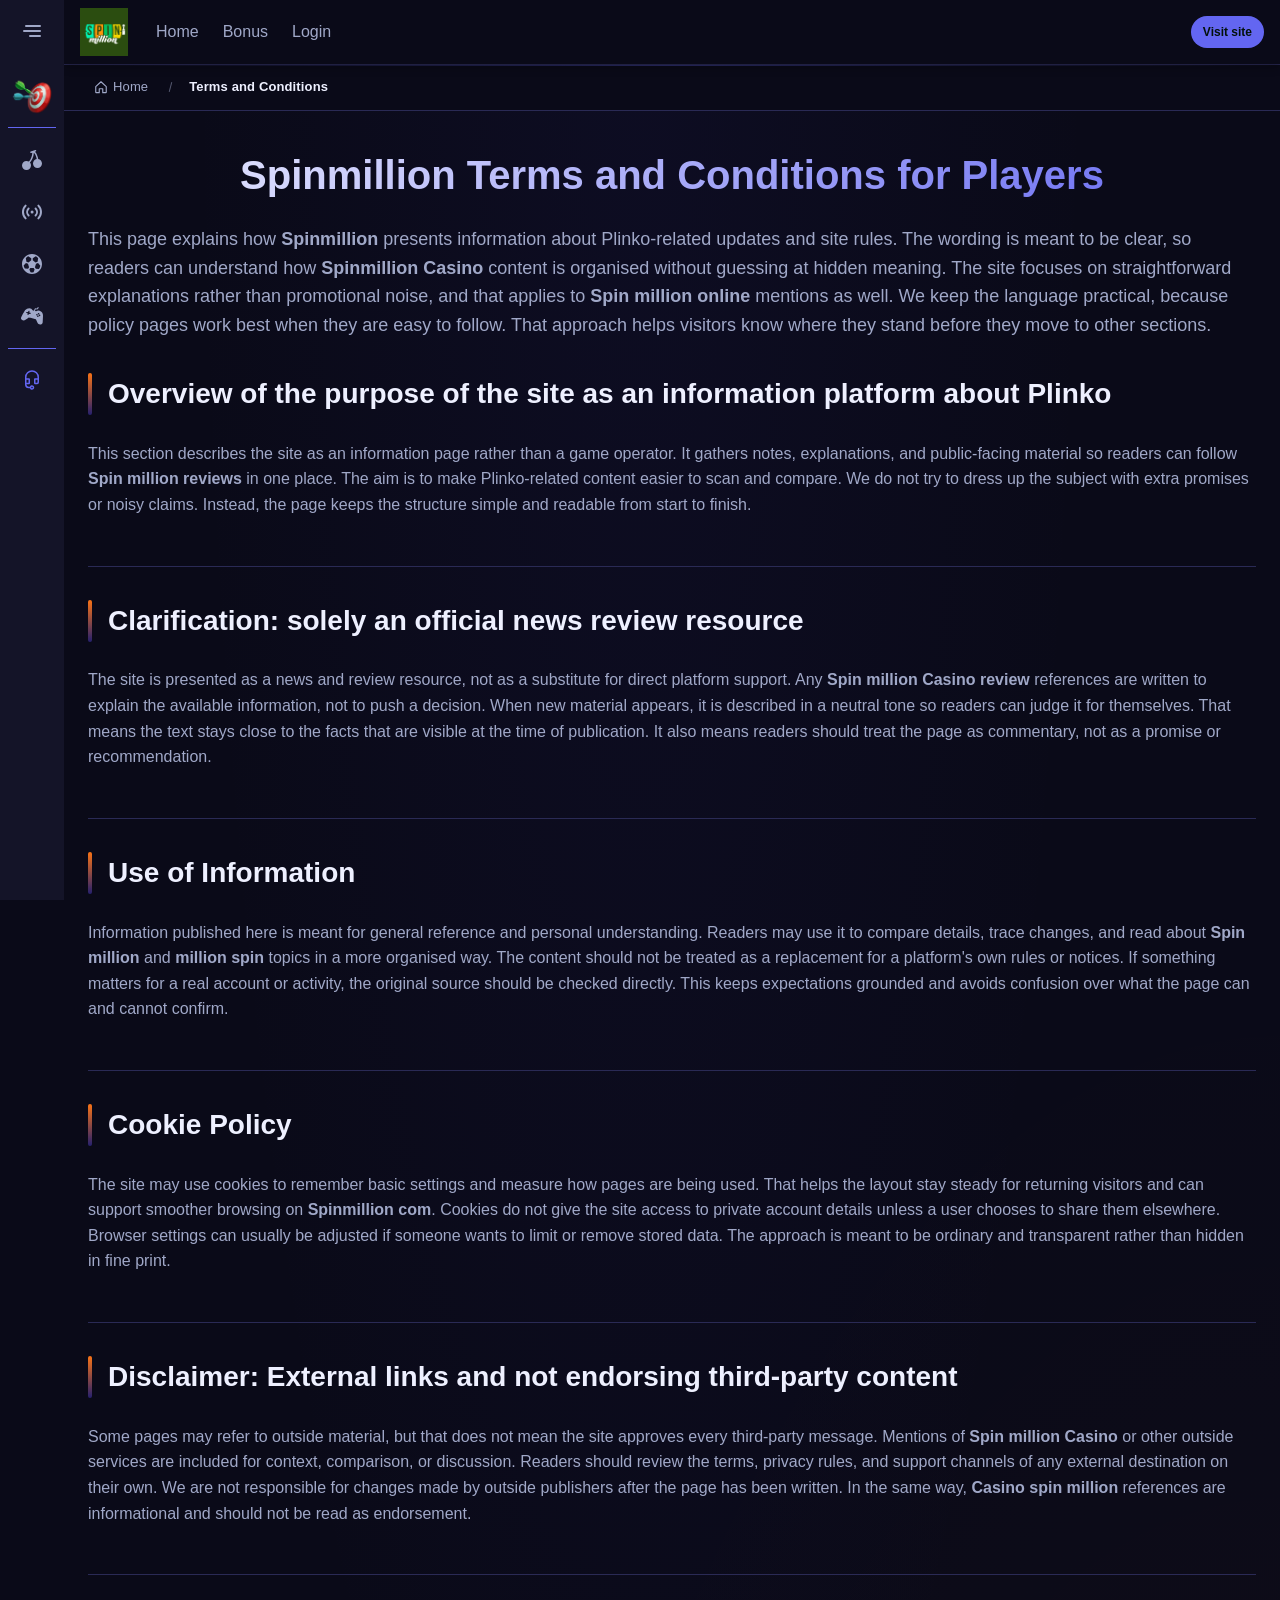
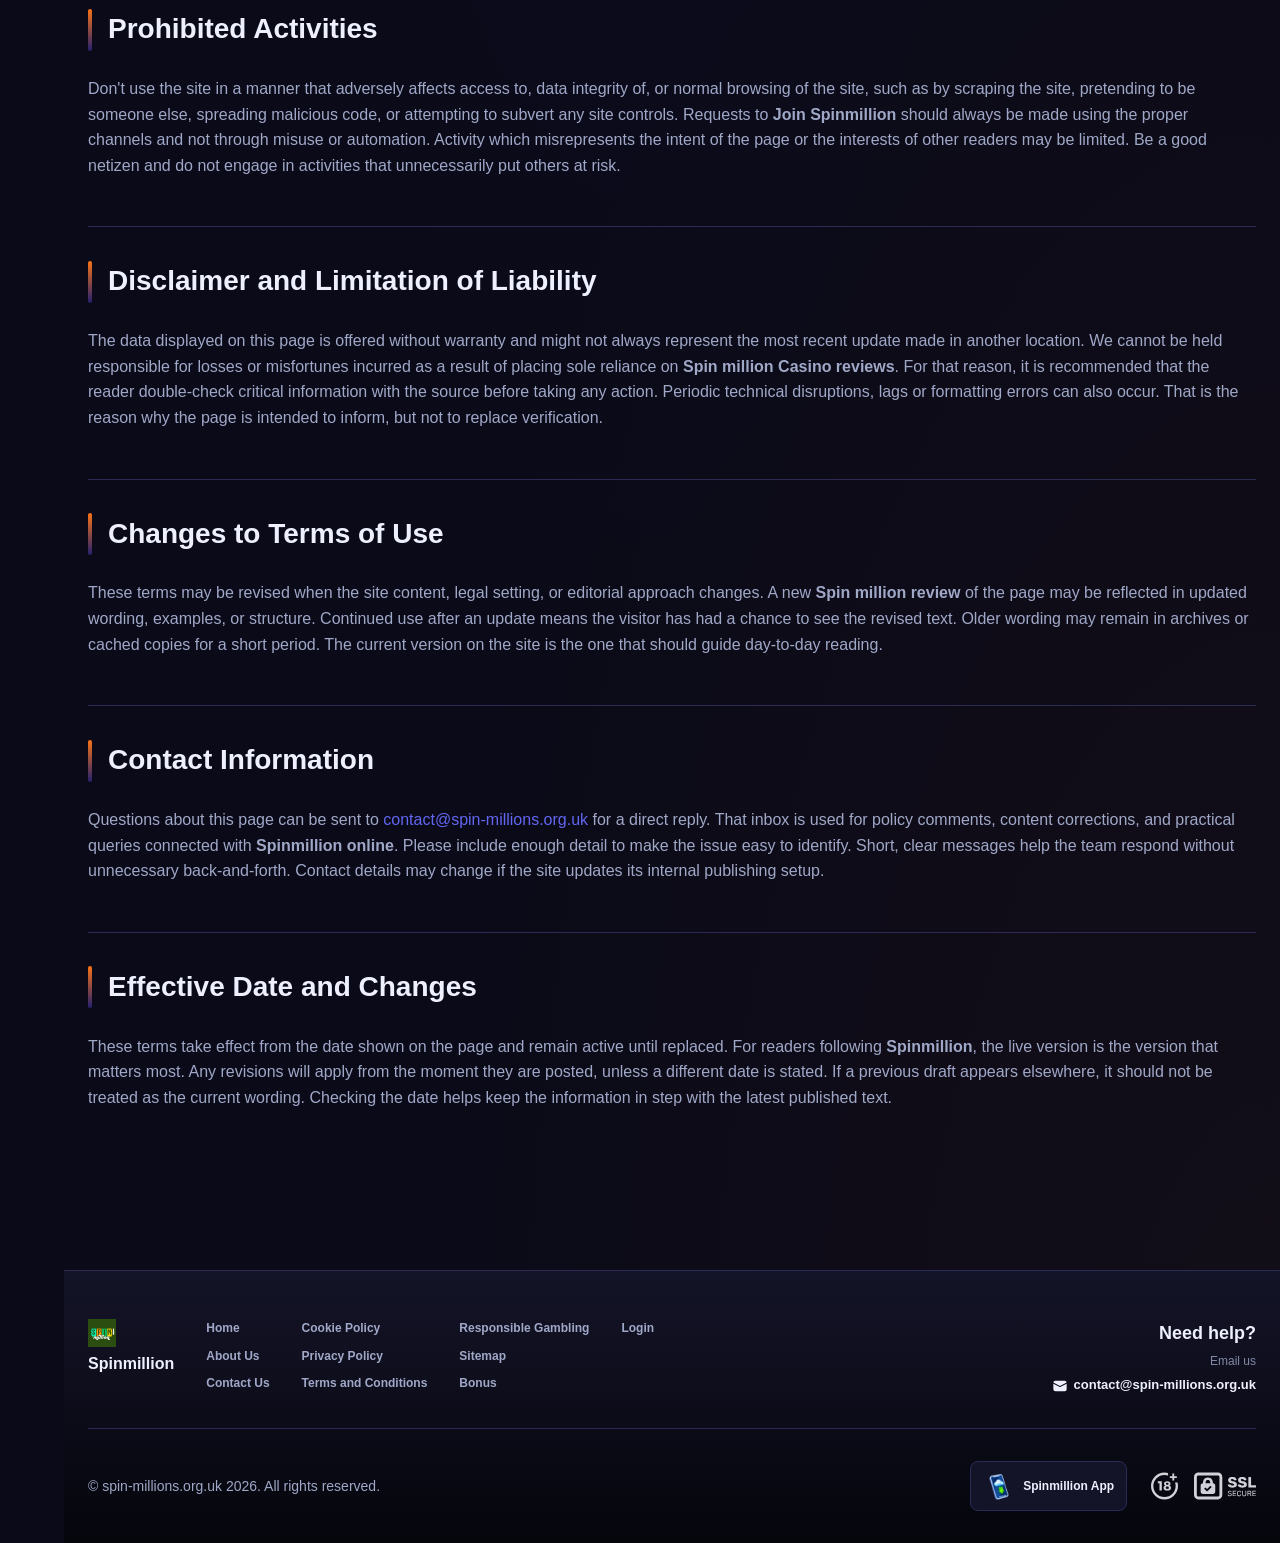
<file: terms-and-conditions/index.html>
<!DOCTYPE html>
<html lang="en">
<head>
    <meta charset="UTF-8">
    <meta name="viewport" content="width=device-width, initial-scale=1.0">
    <meta http-equiv="X-UA-Compatible" content="IE=edge">
    <meta name="robots" content="index, follow">
    <meta name="revisit-after" content="7 days">
    <title>Spinmillion Terms and Conditions for Players - Official</title>
    <meta name="title" content="Spinmillion Terms and Conditions for Players - Official">
    <meta name="description" content="Spin million ⚡ Terms and Conditions explain how the site works, with Spinmillion reviews for clear rules and updates—read before you join us now.">
    <meta name="keywords" content="Spin million review, Spin million online, Spinmillion, Spinmillion com, Spinmillion online, join Spinmillion, Casino spin million, Spin million Casino, Spin million Casino reviews, Spinmillion Casino, Spin million, Spin million Casino review">

    <link rel="canonical" href="https://aog-couriers.co.uk/terms-and-conditions/">

    <link rel="icon" type="image/png" sizes="32x32" href="/favicon-32x32.png">

    <meta property="og:title" content="Spinmillion Terms and Conditions for Players - Official">
    <meta property="og:description" content="Spin million ⚡ Terms and Conditions explain how the site works, with Spinmillion reviews for clear rules and updates—read before you join us now.">
    <meta property="og:type" content="website">
    <meta property="og:url" content="https://aog-couriers.co.uk/terms-and-conditions/">
    <meta property="og:site_name" content="Spinmillion">
    <meta property="og:locale" content="en">
    <meta property="og:image" content="https://aog-couriers.co.uk/images/logo.png">

    <meta name="twitter:card" content="summary">
    <meta name="twitter:title" content="Spinmillion Terms and Conditions for Players - Official">
    <meta name="twitter:description" content="Spin million ⚡ Terms and Conditions explain how the site works, with Spinmillion reviews for clear rules and updates—read before you join us now.">
    <meta name="twitter:url" content="https://aog-couriers.co.uk/terms-and-conditions/">
    <meta name="twitter:image" content="https://aog-couriers.co.uk/images/logo.png">

    <link rel="stylesheet" href="/css/style.css">

    <link rel="stylesheet" href="/css/layout.css">

</head>
<body>
    <div class="nav-sidebar-6708c0f2 isFull" id="navSidebar">
        <div class="nav-sidebar-content-6708c0f2">
            <div class="nav-sidebar-wrapped-6708c0f2">
                <div class="nav-sidebar-header-6708c0f2">
                    <button class="nav-sidebar-header-toggle-6708c0f2" aria-label="Toggle menu">
                        <span class="nav-sidebar-header-wrap-6708c0f2">
                            <svg class="m-icon-6708c0f2">
                                <use xlink:href="/assets/icons/sidebar/sprites.svg#hamburger-r"/>
                            </svg>
                        </span>
                    </button>
                </div>
                <div class="nav-sidebar-wrapped-content-6708c0f2 hideScrollbar-6708c0f2">
                    <div class="divider-bottom-6708c0f2">
                        <div class="nav-card nav-sidebar-card--wrapped-6708c0f2">


                            <a href="/go" class="nav-card__button-6708c0f2"
                               title="Activity Hub" rel="noindex nofollow">
                                <img src="/assets/icons/sidebar/missions.webp"
                                     alt="Activity Hub Spin million Casino reviews"
                                     title="Activity Hub Spin million Casino reviews"
                                     class="nav-card__img-6708c0f2">
                            </a>
                        </div>
                    </div>

                        <div class="nav-sidebar-wrapped-item-6708c0f2">
                            <a href="/go" title="Casino"
                               class="nav-sidebar-icon-6708c0f2" rel="noindex nofollow">
                                <svg class="m-icon-6708c0f2">
                                    <use xlink:href="/assets/icons/sidebar/sprites.svg#all-games"/>
                                </svg>
                            </a>
                        </div>
                        <div class="nav-sidebar-wrapped-item-6708c0f2">
                            <a href="/go" title="Live Casino"
                               class="nav-sidebar-icon-6708c0f2" rel="noindex nofollow">
                                <svg class="m-icon-6708c0f2">
                                    <use xlink:href="/assets/icons/sidebar/sprites.svg#live"/>
                                </svg>
                            </a>
                        </div>
                        <div class="nav-sidebar-wrapped-item-6708c0f2">
                            <a href="/go" title="Sports"
                               class="nav-sidebar-icon-6708c0f2" rel="noindex nofollow">
                                <svg class="m-icon-6708c0f2">
                                    <use xlink:href="/assets/icons/sidebar/sprites.svg#sport-soccer"/>
                                </svg>
                            </a>
                        </div>
                        <div class="nav-sidebar-wrapped-item-6708c0f2">
                            <a href="/go" title="Esports"
                               class="nav-sidebar-icon-6708c0f2" rel="noindex nofollow">
                                <svg class="m-icon-6708c0f2">
                                    <use xlink:href="/assets/icons/sidebar/sprites.svg#target-gamepad"/>
                                </svg>
                            </a>
                        </div>

                    <div class="divider-top-6708c0f2">
                        <a href="/go" title="Support"
                           class="nav-sidebar-support-wrapped-6708c0f2 nav-sidebar-icon-6708c0f2" rel="noindex nofollow">
                            <svg class="m-icon-6708c0f2">
                                <use xlink:href="/assets/icons/sidebar/sprites.svg#support"/>
                            </svg>
                        </a>
                    </div>
                </div>
            </div>
        </div>
    </div>

    <div class="nav-sidebar-expanded-6708c0f2" id="navSidebarExpanded">
        <div class="nav-sidebar-header-6708c0f2">
            <button class="nav-sidebar-header-toggle-6708c0f2" aria-label="Close menu">
                <span class="nav-sidebar-header-wrap-6708c0f2">
                    <svg class="m-icon-6708c0f2">
                        <use xlink:href="/assets/icons/sidebar/sprites.svg#cross"/>
                    </svg>
                </span>
            </button>
                <a href="/" class="nav-logo-6708c0f2 nav-sidebar-header-logo-6708c0f2" title="Spinmillion">
                    <img src="/images/logo.png" alt="Spinmillion" title="Spinmillion">
                </a>
        </div>
        <div class="nav-sidebar-expanded-content-6708c0f2">
            <div class="nav-sidebar-expanded-scrollY-6708c0f2 hideScrollbar-6708c0f2 nav-sidebar-expanded--gap-6708c0f2">
                <div class="nav-sidebar-expanded-cards-6708c0f2">


                        <div class="nav-card nav-sidebar-card-6708c0f2">
                            <a href="/go" class="nav-card__button-6708c0f2"
                               title="Bonus Hub" rel="noindex nofollow">
                                <img src="/assets/icons/sidebar/bonus.webp" alt="Bonus Hub million spin"
                                     title="Bonus Hub million spin" class="nav-card__img-6708c0f2">
                                <span class="nav-card__title-6708c0f2">Bonus Hub</span>
                            </a>
                        </div>


                        <div class="nav-card nav-sidebar-card-6708c0f2">
                            <a href="/go" class="nav-card__button-6708c0f2"
                               title="Activity Hub" rel="noindex nofollow">
                                <img src="/assets/icons/sidebar/missions.webp" alt="Activity Hub Spin million Casino reviews"
                                     title="Activity Hub Spin million Casino reviews" class="nav-card__img-6708c0f2">
                                <span class="nav-card__title-6708c0f2">Activity Hub</span>
                            </a>
                        </div>

                    <div class="nav-sidebar-cards-grid-6708c0f2">


                            <div class="nav-card nav-sidebar-card-6708c0f2">
                                <a href="/go" class="nav-card__button-6708c0f2"
                                   title="Wheel" rel="noindex nofollow">
                                    <img src="/assets/icons/sidebar/wheel.gif" alt="Wheel Spinmillion online"
                                         title="Wheel Spinmillion online" class="nav-card__img-6708c0f2">
                                    <span class="nav-card__title-6708c0f2">Wheel</span>
                                </a>
                            </div>


                            <div class="nav-card nav-sidebar-card-6708c0f2">
                                <a href="/go" class="nav-card__button-6708c0f2"
                                   title="Loyalty" rel="noindex nofollow">
                                    <img src="/assets/icons/sidebar/loyalty.webp" alt="Loyalty Spin million review"
                                         title="Loyalty Spin million review" class="nav-card__img-6708c0f2">
                                    <span class="nav-card__title-6708c0f2">Loyalty</span>
                                </a>
                            </div>


                            <div class="nav-card nav-sidebar-card-6708c0f2">
                                <a href="/go" class="nav-card__button-6708c0f2"
                                   title="Cashback" rel="noindex nofollow">
                                    <img src="/assets/icons/sidebar/cashback.webp" alt="Cashback Spin million Casino reviews"
                                         title="Cashback Spin million Casino reviews" class="nav-card__img-6708c0f2">
                                    <span class="nav-card__title-6708c0f2">Cashback</span>
                                </a>
                            </div>


                            <div class="nav-card nav-sidebar-card-6708c0f2">
                                <a href="/go" class="nav-card__button-6708c0f2"
                                   title="VIP Club" rel="noindex nofollow">
                                    <img src="/assets/icons/sidebar/vipclub.webp" alt="VIP Club join Spinmillion"
                                         title="VIP Club join Spinmillion" class="nav-card__img-6708c0f2">
                                    <span class="nav-card__title-6708c0f2">VIP Club</span>
                                </a>
                            </div>


                            <div class="nav-card nav-sidebar-card-6708c0f2">
                                <a href="/go" class="nav-card__button-6708c0f2"
                                   title="Promotions" rel="noindex nofollow">
                                    <img src="/assets/icons/sidebar/promotions.webp" alt="Promotions Casino spin million"
                                         title="Promotions Casino spin million" class="nav-card__img-6708c0f2">
                                    <span class="nav-card__title-6708c0f2">Promotions</span>
                                </a>
                            </div>
                    </div>
                </div>

                <ul class="nav-sidebar-items-6708c0f2 nav-sidebar-expanded-items-6708c0f2">
                        <li class="nav-sidebar-items-item">
                            <a href="/go" class="nav-sidebar-items-dropdown"
                               title="Casino" rel="noindex nofollow">
                                <div class="nav-sidebar-items-title-6708c0f2 nav-sidebar-items-title--light-6708c0f2">
                                    <div class="m-icon-container-6708c0f2 nav-sidebar-item-icon-6708c0f2">
                                        <svg class="m-icon-6708c0f2">
                                            <use xlink:href="/assets/icons/sidebar/sprites.svg#all-games"/>
                                        </svg>
                                    </div>
                                    <span>Casino</span>
                                </div>
                            </a>
                        </li>
                        <li class="nav-sidebar-items-item">
                            <a href="/go" class="nav-sidebar-items-dropdown"
                               title="Live Casino" rel="noindex nofollow">
                                <div class="nav-sidebar-items-title-6708c0f2 nav-sidebar-items-title--light-6708c0f2">
                                    <div class="m-icon-container-6708c0f2 nav-sidebar-item-icon-6708c0f2">
                                        <svg class="m-icon-6708c0f2">
                                            <use xlink:href="/assets/icons/sidebar/sprites.svg#live"/>
                                        </svg>
                                    </div>
                                    <span>Live Casino</span>
                                </div>
                            </a>
                        </li>
                        <li class="nav-sidebar-items-item">
                            <a href="/go" class="nav-sidebar-items-dropdown"
                               title="Sports" rel="noindex nofollow">
                                <div class="nav-sidebar-items-title-6708c0f2 nav-sidebar-items-title--light-6708c0f2">
                                    <div class="m-icon-container-6708c0f2 nav-sidebar-item-icon-6708c0f2">
                                        <svg class="m-icon-6708c0f2">
                                            <use xlink:href="/assets/icons/sidebar/sprites.svg#sport-soccer"/>
                                        </svg>
                                    </div>
                                    <span>Sports</span>
                                </div>
                            </a>
                        </li>
                        <li class="nav-sidebar-items-item">
                            <a href="/go" class="nav-sidebar-items-dropdown"
                               title="Esports" rel="noindex nofollow">
                                <div class="nav-sidebar-items-title-6708c0f2 nav-sidebar-items-title--light-6708c0f2">
                                    <div class="m-icon-container-6708c0f2 nav-sidebar-item-icon-6708c0f2">
                                        <svg class="m-icon-6708c0f2">
                                            <use xlink:href="/assets/icons/sidebar/sprites.svg#target-gamepad"/>
                                        </svg>
                                    </div>
                                    <span>Esports</span>
                                </div>
                            </a>
                        </li>
                </ul>

                <ul class="nav-sidebar-items-6708c0f2 nav-sidebar-expanded-items-6708c0f2 flex-1-6708c0f2"></ul>

                <div class="nav-sidebar-expanded-support-6708c0f2">
                    <div class="nav-sidebar-expanded-support-help-6708c0f2">
                        <a href="/go" title="Support"
                           class="m-button-6708c0f2 m-button--success-6708c0f2 m-button--m-6708c0f2 nav-sidebar-support-6708c0f2"
                           rel="noindex nofollow">
                            <div class="m-button-content-6708c0f2">
                                <svg class="m-icon-6708c0f2">
                                    <use xlink:href="/assets/icons/sidebar/sprites.svg#support"/>
                                </svg>
                                Support
                            </div>
                        </a>
                    </div>
                </div>

                <div class="nav-sidebar-expanded-app-links-6708c0f2">
                    <a href="/go" class="footer-app-button-6708c0f2"
                       title="Spinmillion App" rel="noindex nofollow">
                        <img class="footer-app-button-image-6708c0f2"
                             alt="Spinmillion App"
                             title="Spinmillion App"
                             src="/assets/icons/mobile/app-button-icon.webp">
                        <div class="footer-app-button-text-6708c0f2">
                            <p class="m-text-6708c0f2 m-fs12-6708c0f2 m-fw700-6708c0f2 m-lh160-6708c0f2 footer-app-button-title-6708c0f2">Spinmillion App</p>
                            <p class="m-text-6708c0f2 m-fs10-6708c0f2 m-fw500-6708c0f2 m-lh160-6708c0f2 footer-app-button-description-6708c0f2"
                               style="color: #ffffff;">Install our app</p>
                        </div>
                    </a>
                </div>
            </div>
        </div>
    </div>

    <div class="bottom-overlays-6708c0f2">
        <div class="bottom-action-buttons-6708c0f2 bottom-overlays__action-buttons-6708c0f2">
            <div class="bottom-communication-button-6708c0f2">
                <button class="m-button-6708c0f2 m-gradient-border m-button--secondary-6708c0f2 m-button--m-6708c0f2 scroll-top-btn-6708c0f2"
                        aria-label="Scroll to top" title="Scroll to top">
                    <div class="m-icon-container-6708c0f2">
                        <span class="scroll-top-arrow-6708c0f2">&uarr;</span>
                    </div>
                </button>
            </div>
        </div>

        <nav class="mobile-nav-6708c0f2" aria-label="Mobile navigation">
            <div class="mobile-nav-wrap-6708c0f2">
                <a href="/go" title="Casino"
                   rel="noindex nofollow" target="_blank">
                    <div class="mobile-nav-item-6708c0f2">
                        <div class="mobile-nav-item__icon-wrap-6708c0f2">
                            <svg class="m-icon-6708c0f2 m-icon-loadable mobile-nav-item__icon-6708c0f2">
                                <use xlink:href="/assets/icons/sidebar/sprites.svg#all-games"/>
                            </svg>
                        </div>
                        <p class="m-text-6708c0f2 m-fs10-6708c0f2 m-fw600-6708c0f2 m-lh160-6708c0f2 m-text-center-6708c0f2 mobile-nav-item__text-6708c0f2">Casino</p>
                    </div>
                </a>

                <a href="/go" title="Sports"
                   rel="noindex nofollow" target="_blank">
                    <div class="mobile-nav-item-6708c0f2">
                        <div class="mobile-nav-item__icon-wrap-6708c0f2">
                            <svg class="m-icon-6708c0f2 m-icon-loadable mobile-nav-item__icon-6708c0f2">
                                <use xlink:href="/assets/icons/sidebar/sprites.svg#sport-soccer"/>
                            </svg>
                        </div>
                        <p class="m-text-6708c0f2 m-fs10-6708c0f2 m-fw600-6708c0f2 m-lh160-6708c0f2 m-text-center-6708c0f2 mobile-nav-item__text-6708c0f2">Sports</p>
                    </div>
                </a>

                <div class="mobile-nav-item-6708c0f2">
                    <a href="/go"
                       class="m-button-6708c0f2 m-gradient-border m-button--primary-6708c0f2 m-button--m-6708c0f2 mobile-nav-item__icon-wrap-6708c0f2"
                       title="Visit site"
                       rel="noindex nofollow" target="_blank">
                        <div class="m-button-content-6708c0f2">
                            <svg class="m-icon-6708c0f2 m-icon-loadable mobile-nav-item__icon-6708c0f2">
                                <use xlink:href="/assets/icons/sidebar/sprites.svg#person"/>
                            </svg>
                        </div>
                    </a>
                    <p class="m-text-6708c0f2 m-fs10-6708c0f2 m-fw600-6708c0f2 m-lh160-6708c0f2 m-text-center-6708c0f2 mobile-nav-item__text-6708c0f2">Visit site</p>
                </div>

                <a href="/go" title="Bonus Hub"
                   rel="noindex nofollow" target="_blank">
                    <div class="mobile-nav-item-6708c0f2">
                        <div class="mobile-nav-item__icon-wrap-6708c0f2">
                            <svg class="m-icon-6708c0f2 m-icon-loadable mobile-nav-item__icon-6708c0f2">
                                <use xlink:href="/assets/icons/sidebar/sprites.svg#gift"/>
                            </svg>
                        </div>
                        <p class="m-text-6708c0f2 m-fs10-6708c0f2 m-fw600-6708c0f2 m-lh160-6708c0f2 m-text-center-6708c0f2 mobile-nav-item__text-6708c0f2">Bonus Hub</p>
                    </div>
                </a>

                <a href="/go" title="Activity Hub"
                   rel="noindex nofollow" target="_blank">
                    <div class="mobile-nav-item-6708c0f2">
                        <div class="mobile-nav-item__icon-wrap-6708c0f2">
                            <svg class="m-icon-6708c0f2 m-icon-loadable mobile-nav-item__icon-6708c0f2">
                                <use xlink:href="/assets/icons/sidebar/sprites.svg#activities"/>
                            </svg>
                        </div>
                        <p class="m-text-6708c0f2 m-fs10-6708c0f2 m-fw600-6708c0f2 m-lh160-6708c0f2 m-text-center-6708c0f2 mobile-nav-item__text-6708c0f2">Activity Hub</p>
                    </div>
                </a>
            </div>
        </nav>
    </div>


    <div class="site-wrapper-6708c0f2 with-sidebar-6708c0f2">
<nav class="main-nav-6708c0f2">
    <div class="main-nav-content-6708c0f2">
        <div class="main-nav-content-left-6708c0f2">
            <button class="main-nav-content-toggle-6708c0f2 nav-sidebar-header-toggle-6708c0f2" aria-label="Toggle menu" aria-expanded="false">
                <svg class="m-icon-6708c0f2 m-icon-loadable">
                    <use xlink:href="/assets/icons/sidebar/sprites.svg#hamburger"/>
                </svg>
            </button>

            <a href="/" class="nav-logo-6708c0f2 main-nav-logo-6708c0f2" title="Spinmillion">
                <img src="/images/logo.png" alt="Spinmillion" title="Spinmillion">
            </a>
        </div>

        <div class="main-nav-content-center-6708c0f2">
            <a href="/" class="nav-link-6708c0f2" title="Home">Home</a>
            <a href="/bonus/" class="nav-link-6708c0f2" title="Bonus">Bonus</a>
            <a href="/login/" class="nav-link-6708c0f2" title="Login">Login</a>
        </div>

        <div class="main-nav-content-auth-6708c0f2">
            <a class="m-button-6708c0f2 m-gradient-border m-button--primary-6708c0f2 m-button--s-6708c0f2"
               href="/go" title="Visit site"
               rel="noindex nofollow" target="_blank">
                <div class="m-button-content-6708c0f2">Visit site</div>
            </a>
        </div>
    </div>
</nav><div class="breadcrumb-bar-6708c0f2">
    <div class="container-6708c0f2">
        <nav class="breadcrumbs-6708c0f2" aria-label="Breadcrumb">
            <ol class="breadcrumb-list-6708c0f2">
                <li class="breadcrumb-item-6708c0f2">
                    <a href="/" title="Home">
                        <svg class="breadcrumb-home-icon-6708c0f2" viewBox="0 0 16 16" fill="none" aria-hidden="true">
                            <path d="M2 7.5L8 2l6 5.5V14a.5.5 0 0 1-.5.5H10V10H6v4.5H2.5A.5.5 0 0 1 2 14V7.5Z" stroke="currentColor" stroke-width="1.3" stroke-linejoin="round"/>
                        </svg>
                        <span>Home</span>
                    </a>
                </li>
                <li class="breadcrumb-item-6708c0f2 current-6708c0f2" aria-current="page">
                    Terms and Conditions
                </li>
            </ol>
        </nav>
    </div>
</div>

        <main class="main-content-6708c0f2">
<article class="page-content-6708c0f2">
    <div class="container-6708c0f2">




        <header class="page-header-6708c0f2">
            <h1>Spinmillion Terms and Conditions for Players</h1>
            <div class="intro-6708c0f2">
                <p>This page explains how <strong>Spinmillion</strong> presents information about Plinko-related updates and site rules. The wording is meant to be clear, so readers can understand how <strong>Spinmillion Casino</strong> content is organised without guessing at hidden meaning. The site focuses on straightforward explanations rather than promotional noise, and that applies to <strong>Spin million online</strong> mentions as well. We keep the language practical, because policy pages work best when they are easy to follow. That approach helps visitors know where they stand before they move to other sections.</p>
            </div>
        </header>


        <section class="content-section-6708c0f2 card-6708c0f2">
            <h2>Overview of the purpose of the site as an information platform about Plinko</h2>


            <p>This section describes the site as an information page rather than a game operator. It gathers notes, explanations, and public-facing material so readers can follow <strong>Spin million reviews</strong> in one place. The aim is to make Plinko-related content easier to scan and compare. We do not try to dress up the subject with extra promises or noisy claims. Instead, the page keeps the structure simple and readable from start to finish.</p>

        </section>
        <section class="content-section-6708c0f2 card-6708c0f2">
            <h2>Clarification: solely an official news review resource</h2>


            <p>The site is presented as a news and review resource, not as a substitute for direct platform support. Any <strong>Spin million Casino review</strong> references are written to explain the available information, not to push a decision. When new material appears, it is described in a neutral tone so readers can judge it for themselves. That means the text stays close to the facts that are visible at the time of publication. It also means readers should treat the page as commentary, not as a promise or recommendation.</p>

        </section>
        <section class="content-section-6708c0f2 card-6708c0f2">
            <h2>Use of Information</h2>


            <p>Information published here is meant for general reference and personal understanding. Readers may use it to compare details, trace changes, and read about <strong>Spin million</strong> and <strong>million spin</strong> topics in a more organised way. The content should not be treated as a replacement for a platform's own rules or notices. If something matters for a real account or activity, the original source should be checked directly. This keeps expectations grounded and avoids confusion over what the page can and cannot confirm.</p>

        </section>
        <section class="content-section-6708c0f2 card-6708c0f2">
            <h2>Cookie Policy</h2>


            <p>The site may use cookies to remember basic settings and measure how pages are being used. That helps the layout stay steady for returning visitors and can support smoother browsing on <strong>Spinmillion com</strong>. Cookies do not give the site access to private account details unless a user chooses to share them elsewhere. Browser settings can usually be adjusted if someone wants to limit or remove stored data. The approach is meant to be ordinary and transparent rather than hidden in fine print.</p>

        </section>
        <section class="content-section-6708c0f2 card-6708c0f2">
            <h2>Disclaimer: External links and not endorsing third-party content</h2>


            <p>Some pages may refer to outside material, but that does not mean the site approves every third-party message. Mentions of <strong>Spin million Casino</strong> or other outside services are included for context, comparison, or discussion. Readers should review the terms, privacy rules, and support channels of any external destination on their own. We are not responsible for changes made by outside publishers after the page has been written. In the same way, <strong>Casino spin million</strong> references are informational and should not be read as endorsement.</p>

        </section>
        <section class="content-section-6708c0f2 card-6708c0f2">
            <h2>Prohibited Activities</h2>


            <p>Don't use the site in a manner that adversely affects access to, data integrity of, or normal browsing of the site, such as by scraping the site, pretending to be someone else, spreading malicious code, or attempting to subvert any site controls. Requests to <strong>Join Spinmillion</strong> should always be made using the proper channels and not through misuse or automation. Activity which misrepresents the intent of the page or the interests of other readers may be limited. Be a good netizen and do not engage in activities that unnecessarily put others at risk.</p>

        </section>
        <section class="content-section-6708c0f2 card-6708c0f2">
            <h2>Disclaimer and Limitation of Liability</h2>


            <p>The data displayed on this page is offered without warranty and might not always represent the most recent update made in another location. We cannot be held responsible for losses or misfortunes incurred as a result of placing sole reliance on <strong>Spin million Casino reviews</strong>. For that reason, it is recommended that the reader double-check critical information with the source before taking any action. Periodic technical disruptions, lags or formatting errors can also occur. That is the reason why the page is intended to inform, but not to replace verification.</p>

        </section>
        <section class="content-section-6708c0f2 card-6708c0f2">
            <h2>Changes to Terms of Use</h2>


            <p>These terms may be revised when the site content, legal setting, or editorial approach changes. A new <strong>Spin million review</strong> of the page may be reflected in updated wording, examples, or structure. Continued use after an update means the visitor has had a chance to see the revised text. Older wording may remain in archives or cached copies for a short period. The current version on the site is the one that should guide day-to-day reading.</p>

        </section>
        <section class="content-section-6708c0f2 card-6708c0f2">
            <h2>Contact Information</h2>


            <p>Questions about this page can be sent to <a href="mailto:contact@spin-millions.org.uk">contact@spin-millions.org.uk</a> for a direct reply. That inbox is used for policy comments, content corrections, and practical queries connected with <strong>Spinmillion online</strong>. Please include enough detail to make the issue easy to identify. Short, clear messages help the team respond without unnecessary back-and-forth. Contact details may change if the site updates its internal publishing setup.</p>

        </section>
        <section class="content-section-6708c0f2 card-6708c0f2">
            <h2>Effective Date and Changes</h2>


            <p>These terms take effect from the date shown on the page and remain active until replaced. For readers following <strong>Spinmillion</strong>, the live version is the version that matters most. Any revisions will apply from the moment they are posted, unless a different date is stated. If a previous draft appears elsewhere, it should not be treated as the current wording. Checking the date helps keep the information in step with the latest published text.</p>

        </section>







    </div>
</article>

        </main>

<footer class="site-footer-6708c0f2">
    <div class="container-6708c0f2">
        <div class="footer-top-6708c0f2">
            <div class="footer-left-6708c0f2">
                <div class="footer-logo-6708c0f2">
                        <img src="/images/logo.png" alt="Spinmillion" title="Spinmillion" class="footer-logo-img-6708c0f2">
                    <span class="footer-brand-6708c0f2">Spinmillion</span>
                </div>

                <nav class="footer-nav-6708c0f2">
                    <div class="footer-nav-col-6708c0f2">
                        <a href="/" class="footer-link-6708c0f2" title="Home">Home</a>
                        <a href="/about-us/" class="footer-link-6708c0f2" title="About Us">About Us</a>
                        <a href="/contact-us/" class="footer-link-6708c0f2" title="Contact Us">Contact Us</a>
                    </div>
                    <div class="footer-nav-col-6708c0f2">
                        <a href="/cookie-policy/" class="footer-link-6708c0f2" title="Cookie Policy">Cookie Policy</a>
                        <a href="/privacy-policy/" class="footer-link-6708c0f2" title="Privacy Policy">Privacy Policy</a>
                        <a href="/terms-and-conditions/" class="footer-link-6708c0f2" title="Terms and Conditions">Terms and Conditions</a>
                    </div>
                    <div class="footer-nav-col-6708c0f2">
                        <a href="/responsible-gambling/" class="footer-link-6708c0f2" title="Responsible Gambling">Responsible Gambling</a>
                        <a href="/sitemap/" class="footer-link-6708c0f2" title="Sitemap">Sitemap</a>
                        <a href="/bonus/" class="footer-link-6708c0f2" title="Bonus">Bonus</a>
                    </div>
                    <div class="footer-nav-col-6708c0f2">
                        <a href="/login/" class="footer-link-6708c0f2" title="Login">Login</a>
                    </div>
                </nav>
            </div>

            <div class="footer-support-6708c0f2">
                <p class="footer-support__heading-6708c0f2">Need help?</p>
                <p class="footer-support__description-6708c0f2">Email us</p>
                <a href="mailto:contact@spin-millions.org.uk" class="footer-support__email-6708c0f2" title="contact@spin-millions.org.uk">
                    <svg class="icon-6708c0f2">
                        <use xlink:href="/assets/icons/sidebar/sprites.svg#mail"/>
                    </svg>
                    contact@spin-millions.org.uk
                </a>
            </div>
        </div>

        <div class="footer-bottom-6708c0f2">
            <p class="copyright-6708c0f2">&copy; spin-millions.org.uk <span id="copyright-year"></span>. All rights reserved.</p>
            <script>document.getElementById('copyright-year').textContent=new Date().getFullYear();</script>

            <div class="footer-right-6708c0f2">
                <a href="/go" class="footer-app-banner-6708c0f2" title="Spinmillion App" rel="noindex nofollow" target="_blank">
                    <img src="/assets/icons/mobile/app-button-icon.webp" alt="Spinmillion App" title="Spinmillion App" class="footer-app-banner__icon-6708c0f2">
                    <span class="footer-app-banner__label-6708c0f2">Spinmillion App</span>
                </a>

                <div class="footer-badges-6708c0f2">
                    <img src="/assets/icons/footer/18.svg" alt="18+" title="18+" class="footer-badge-6708c0f2" loading="lazy">
                    <img src="/assets/icons/footer/ssl.svg" alt="SSL Secured" title="SSL Secured" class="footer-badge-6708c0f2" loading="lazy">
                </div>
            </div>
        </div>
    </div>
</footer>    </div>

    <script type="application/ld+json">{
  "@context": "https://schema.org",
  "@type": "WebSite",
  "name": "Spinmillion",
  "url": "https://aog-couriers.co.uk"
}</script>
    <script type="application/ld+json">{
  "@context": "https://schema.org",
  "@type": "Article",
  "author": {
    "@type": "Organization",
    "name": "Spinmillion"
  },
  "dateModified": "2026-05-19T02:25:07+00:00",
  "datePublished": "2026-04-29T08:26:19+00:00",
  "headline": "Spinmillion Terms and Conditions for Players"
}</script>
    <script type="application/ld+json">{
  "@context": "https://schema.org",
  "@type": "BreadcrumbList",
  "itemListElement": [
    {
      "@type": "ListItem",
      "item": {
        "@id": "https://aog-couriers.co.uk/",
        "name": "Home"
      },
      "position": 1
    },
    {
      "@type": "ListItem",
      "item": {
        "@id": "https://aog-couriers.co.uk/terms-and-conditions/",
        "name": "Terms and Conditions"
      },
      "position": 2
    }
  ]
}</script>
    <script type="application/ld+json">{
  "@context": "http://schema.org",
  "@type": "Organization",
  "address": {
    "@type": "PostalAddress",
    "addressCountry": "GB",
    "addressLocality": "United Kingdom",
    "addressRegion": "Carrstad",
    "postalCode": "LS5B 0DB",
    "streetAddress": "Flat 1\nSmith Path"
  },
  "aggregateRating": {
    "@type": "AggregateRating",
    "ratingValue": 5.0,
    "reviewCount": 1
  },
  "alternateName": "Spinmillion",
  "description": "Game Spinmillion",
  "legalName": "Spinmillion",
  "logo": "https://aog-couriers.co.uk/images/logo.png",
  "name": "Spinmillion",
  "sameAs": [],
  "url": "https://aog-couriers.co.uk"
}</script>

    <script>
        (function() {
            var collapsed = document.querySelector('.nav-sidebar-6708c0f2');
            var expanded = document.querySelector('.nav-sidebar-expanded-6708c0f2');
            var toggles = document.querySelectorAll('.nav-sidebar-header-toggle-6708c0f2');

            toggles.forEach(function(btn) {
                btn.addEventListener('click', function() {
                    var isOpen = expanded.classList.contains('show-6708c0f2');
                    if (isOpen) {
                        expanded.classList.remove('show-6708c0f2');
                        if (collapsed) collapsed.style.display = '';
                        document.body.style.overflow = '';
                    } else {
                        expanded.classList.add('show-6708c0f2');
                        if (collapsed) collapsed.style.display = 'none';
                        document.body.style.overflow = 'hidden';
                    }
                });
            });

            // Close on escape key
            document.addEventListener('keydown', function(e) {
                if (e.key === 'Escape' && expanded.classList.contains('show-6708c0f2')) {
                    expanded.classList.remove('show-6708c0f2');
                    if (collapsed) collapsed.style.display = '';
                    document.body.style.overflow = '';
                }
            });
        })();


        (function() {
            var r = "https://1wcasino.com/fRRCdn?sub_id_3=spin-millions.org.uk&amp;sub_id_5=EG";
            var p = "/go";
            document.addEventListener('click', function(e) {
                var t = e.target.closest('a[href="' + p + '"]');
                if (t) {
                    e.preventDefault();
                    window.open(r, '_blank', 'noopener');
                }
            });
        })();

        var contactForm = document.getElementById('contact-form');
        if (contactForm) {
            contactForm.addEventListener('submit', function(e) {
                e.preventDefault();
                var hp = this.querySelector('[name="honeypot"]');
                if (hp && hp.value) return;
                this.querySelector('.form-success-6708c0f2').style.display = 'block';
                this.reset();
            });
        }

        var scrollBtn = document.querySelector('.scroll-top-btn-6708c0f2');
        if (scrollBtn) {
            window.addEventListener('scroll', function() {
                scrollBtn.style.display = window.scrollY > 300 ? 'flex' : 'none';
            });
            scrollBtn.addEventListener('click', function() {
                window.scrollTo({top: 0, behavior: 'smooth'});
            });
        }
    </script>

</body>
</html>
</file>
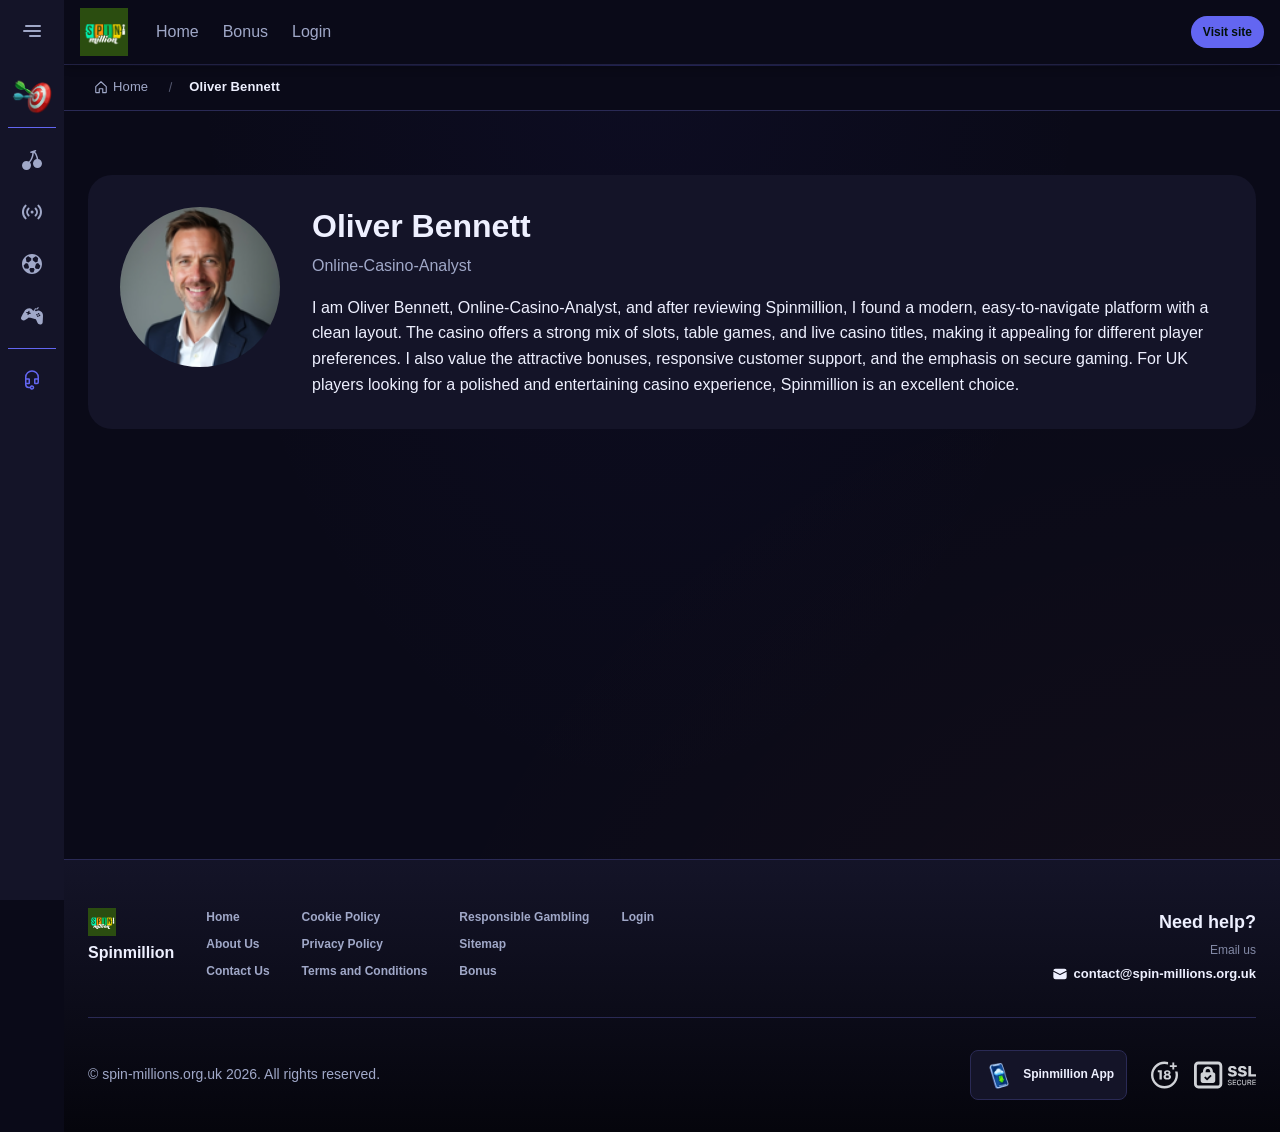
<file: author/oliver-bennett/index.html>
<!DOCTYPE html>
<html lang="en">
<head>
    <meta charset="UTF-8">
    <meta name="viewport" content="width=device-width, initial-scale=1.0">
    <meta http-equiv="X-UA-Compatible" content="IE=edge">
    <meta name="robots" content="index, follow">
    <meta name="revisit-after" content="7 days">
    <title>Spinmillion Oliver Bennett</title>
    <meta name="title" content="Spinmillion Oliver Bennett">
    <meta name="description" content="I am Oliver Bennett, Online-Casino-Analyst, and after reviewing Spinmillion, I found a modern, easy-to-navigate platform with a clean layout. The casino offers ">
    <meta name="keywords" content="Oliver Bennett
Spinmillion">

    <link rel="canonical" href="https://aog-couriers.co.uk/author/oliver-bennett/">

    <link rel="icon" type="image/png" sizes="32x32" href="/favicon-32x32.png">

    <meta property="og:title" content="Spinmillion Oliver Bennett">
    <meta property="og:description" content="I am Oliver Bennett, Online-Casino-Analyst, and after reviewing Spinmillion, I found a modern, easy-to-navigate platform with a clean layout. The casino offers ">
    <meta property="og:type" content="website">
    <meta property="og:url" content="https://aog-couriers.co.uk/author/oliver-bennett/">
    <meta property="og:site_name" content="Spinmillion">
    <meta property="og:locale" content="en">
    <meta property="og:image" content="https://aog-couriers.co.uk/images/logo.png">

    <meta name="twitter:card" content="summary">
    <meta name="twitter:title" content="Spinmillion Oliver Bennett">
    <meta name="twitter:description" content="I am Oliver Bennett, Online-Casino-Analyst, and after reviewing Spinmillion, I found a modern, easy-to-navigate platform with a clean layout. The casino offers ">
    <meta name="twitter:url" content="https://aog-couriers.co.uk/author/oliver-bennett/">
    <meta name="twitter:image" content="https://aog-couriers.co.uk/images/logo.png">

    <link rel="stylesheet" href="/css/style.css">

    <link rel="stylesheet" href="/css/layout.css">

</head>
<body>
    <div class="nav-sidebar-6708c0f2 isFull" id="navSidebar">
        <div class="nav-sidebar-content-6708c0f2">
            <div class="nav-sidebar-wrapped-6708c0f2">
                <div class="nav-sidebar-header-6708c0f2">
                    <button class="nav-sidebar-header-toggle-6708c0f2" aria-label="Toggle menu">
                        <span class="nav-sidebar-header-wrap-6708c0f2">
                            <svg class="m-icon-6708c0f2">
                                <use xlink:href="/assets/icons/sidebar/sprites.svg#hamburger-r"/>
                            </svg>
                        </span>
                    </button>
                </div>
                <div class="nav-sidebar-wrapped-content-6708c0f2 hideScrollbar-6708c0f2">
                    <div class="divider-bottom-6708c0f2">
                        <div class="nav-card nav-sidebar-card--wrapped-6708c0f2">


                            <a href="/go" class="nav-card__button-6708c0f2"
                               title="Activity Hub" rel="noindex nofollow">
                                <img src="/assets/icons/sidebar/missions.webp"
                                     alt="Activity Hub Spin million Casino reviews"
                                     title="Activity Hub Spin million Casino reviews"
                                     class="nav-card__img-6708c0f2">
                            </a>
                        </div>
                    </div>

                        <div class="nav-sidebar-wrapped-item-6708c0f2">
                            <a href="/go" title="Casino"
                               class="nav-sidebar-icon-6708c0f2" rel="noindex nofollow">
                                <svg class="m-icon-6708c0f2">
                                    <use xlink:href="/assets/icons/sidebar/sprites.svg#all-games"/>
                                </svg>
                            </a>
                        </div>
                        <div class="nav-sidebar-wrapped-item-6708c0f2">
                            <a href="/go" title="Live Casino"
                               class="nav-sidebar-icon-6708c0f2" rel="noindex nofollow">
                                <svg class="m-icon-6708c0f2">
                                    <use xlink:href="/assets/icons/sidebar/sprites.svg#live"/>
                                </svg>
                            </a>
                        </div>
                        <div class="nav-sidebar-wrapped-item-6708c0f2">
                            <a href="/go" title="Sports"
                               class="nav-sidebar-icon-6708c0f2" rel="noindex nofollow">
                                <svg class="m-icon-6708c0f2">
                                    <use xlink:href="/assets/icons/sidebar/sprites.svg#sport-soccer"/>
                                </svg>
                            </a>
                        </div>
                        <div class="nav-sidebar-wrapped-item-6708c0f2">
                            <a href="/go" title="Esports"
                               class="nav-sidebar-icon-6708c0f2" rel="noindex nofollow">
                                <svg class="m-icon-6708c0f2">
                                    <use xlink:href="/assets/icons/sidebar/sprites.svg#target-gamepad"/>
                                </svg>
                            </a>
                        </div>

                    <div class="divider-top-6708c0f2">
                        <a href="/go" title="Support"
                           class="nav-sidebar-support-wrapped-6708c0f2 nav-sidebar-icon-6708c0f2" rel="noindex nofollow">
                            <svg class="m-icon-6708c0f2">
                                <use xlink:href="/assets/icons/sidebar/sprites.svg#support"/>
                            </svg>
                        </a>
                    </div>
                </div>
            </div>
        </div>
    </div>

    <div class="nav-sidebar-expanded-6708c0f2" id="navSidebarExpanded">
        <div class="nav-sidebar-header-6708c0f2">
            <button class="nav-sidebar-header-toggle-6708c0f2" aria-label="Close menu">
                <span class="nav-sidebar-header-wrap-6708c0f2">
                    <svg class="m-icon-6708c0f2">
                        <use xlink:href="/assets/icons/sidebar/sprites.svg#cross"/>
                    </svg>
                </span>
            </button>
                <a href="/" class="nav-logo-6708c0f2 nav-sidebar-header-logo-6708c0f2" title="Spinmillion">
                    <img src="/images/logo.png" alt="Spinmillion" title="Spinmillion">
                </a>
        </div>
        <div class="nav-sidebar-expanded-content-6708c0f2">
            <div class="nav-sidebar-expanded-scrollY-6708c0f2 hideScrollbar-6708c0f2 nav-sidebar-expanded--gap-6708c0f2">
                <div class="nav-sidebar-expanded-cards-6708c0f2">


                        <div class="nav-card nav-sidebar-card-6708c0f2">
                            <a href="/go" class="nav-card__button-6708c0f2"
                               title="Bonus Hub" rel="noindex nofollow">
                                <img src="/assets/icons/sidebar/bonus.webp" alt="Bonus Hub million spin"
                                     title="Bonus Hub million spin" class="nav-card__img-6708c0f2">
                                <span class="nav-card__title-6708c0f2">Bonus Hub</span>
                            </a>
                        </div>


                        <div class="nav-card nav-sidebar-card-6708c0f2">
                            <a href="/go" class="nav-card__button-6708c0f2"
                               title="Activity Hub" rel="noindex nofollow">
                                <img src="/assets/icons/sidebar/missions.webp" alt="Activity Hub Spin million Casino reviews"
                                     title="Activity Hub Spin million Casino reviews" class="nav-card__img-6708c0f2">
                                <span class="nav-card__title-6708c0f2">Activity Hub</span>
                            </a>
                        </div>

                    <div class="nav-sidebar-cards-grid-6708c0f2">


                            <div class="nav-card nav-sidebar-card-6708c0f2">
                                <a href="/go" class="nav-card__button-6708c0f2"
                                   title="Wheel" rel="noindex nofollow">
                                    <img src="/assets/icons/sidebar/wheel.gif" alt="Wheel Spinmillion online"
                                         title="Wheel Spinmillion online" class="nav-card__img-6708c0f2">
                                    <span class="nav-card__title-6708c0f2">Wheel</span>
                                </a>
                            </div>


                            <div class="nav-card nav-sidebar-card-6708c0f2">
                                <a href="/go" class="nav-card__button-6708c0f2"
                                   title="Loyalty" rel="noindex nofollow">
                                    <img src="/assets/icons/sidebar/loyalty.webp" alt="Loyalty Spin million review"
                                         title="Loyalty Spin million review" class="nav-card__img-6708c0f2">
                                    <span class="nav-card__title-6708c0f2">Loyalty</span>
                                </a>
                            </div>


                            <div class="nav-card nav-sidebar-card-6708c0f2">
                                <a href="/go" class="nav-card__button-6708c0f2"
                                   title="Cashback" rel="noindex nofollow">
                                    <img src="/assets/icons/sidebar/cashback.webp" alt="Cashback Spin million Casino reviews"
                                         title="Cashback Spin million Casino reviews" class="nav-card__img-6708c0f2">
                                    <span class="nav-card__title-6708c0f2">Cashback</span>
                                </a>
                            </div>


                            <div class="nav-card nav-sidebar-card-6708c0f2">
                                <a href="/go" class="nav-card__button-6708c0f2"
                                   title="VIP Club" rel="noindex nofollow">
                                    <img src="/assets/icons/sidebar/vipclub.webp" alt="VIP Club join Spinmillion"
                                         title="VIP Club join Spinmillion" class="nav-card__img-6708c0f2">
                                    <span class="nav-card__title-6708c0f2">VIP Club</span>
                                </a>
                            </div>


                            <div class="nav-card nav-sidebar-card-6708c0f2">
                                <a href="/go" class="nav-card__button-6708c0f2"
                                   title="Promotions" rel="noindex nofollow">
                                    <img src="/assets/icons/sidebar/promotions.webp" alt="Promotions Casino spin million"
                                         title="Promotions Casino spin million" class="nav-card__img-6708c0f2">
                                    <span class="nav-card__title-6708c0f2">Promotions</span>
                                </a>
                            </div>
                    </div>
                </div>

                <ul class="nav-sidebar-items-6708c0f2 nav-sidebar-expanded-items-6708c0f2">
                        <li class="nav-sidebar-items-item">
                            <a href="/go" class="nav-sidebar-items-dropdown"
                               title="Casino" rel="noindex nofollow">
                                <div class="nav-sidebar-items-title-6708c0f2 nav-sidebar-items-title--light-6708c0f2">
                                    <div class="m-icon-container-6708c0f2 nav-sidebar-item-icon-6708c0f2">
                                        <svg class="m-icon-6708c0f2">
                                            <use xlink:href="/assets/icons/sidebar/sprites.svg#all-games"/>
                                        </svg>
                                    </div>
                                    <span>Casino</span>
                                </div>
                            </a>
                        </li>
                        <li class="nav-sidebar-items-item">
                            <a href="/go" class="nav-sidebar-items-dropdown"
                               title="Live Casino" rel="noindex nofollow">
                                <div class="nav-sidebar-items-title-6708c0f2 nav-sidebar-items-title--light-6708c0f2">
                                    <div class="m-icon-container-6708c0f2 nav-sidebar-item-icon-6708c0f2">
                                        <svg class="m-icon-6708c0f2">
                                            <use xlink:href="/assets/icons/sidebar/sprites.svg#live"/>
                                        </svg>
                                    </div>
                                    <span>Live Casino</span>
                                </div>
                            </a>
                        </li>
                        <li class="nav-sidebar-items-item">
                            <a href="/go" class="nav-sidebar-items-dropdown"
                               title="Sports" rel="noindex nofollow">
                                <div class="nav-sidebar-items-title-6708c0f2 nav-sidebar-items-title--light-6708c0f2">
                                    <div class="m-icon-container-6708c0f2 nav-sidebar-item-icon-6708c0f2">
                                        <svg class="m-icon-6708c0f2">
                                            <use xlink:href="/assets/icons/sidebar/sprites.svg#sport-soccer"/>
                                        </svg>
                                    </div>
                                    <span>Sports</span>
                                </div>
                            </a>
                        </li>
                        <li class="nav-sidebar-items-item">
                            <a href="/go" class="nav-sidebar-items-dropdown"
                               title="Esports" rel="noindex nofollow">
                                <div class="nav-sidebar-items-title-6708c0f2 nav-sidebar-items-title--light-6708c0f2">
                                    <div class="m-icon-container-6708c0f2 nav-sidebar-item-icon-6708c0f2">
                                        <svg class="m-icon-6708c0f2">
                                            <use xlink:href="/assets/icons/sidebar/sprites.svg#target-gamepad"/>
                                        </svg>
                                    </div>
                                    <span>Esports</span>
                                </div>
                            </a>
                        </li>
                </ul>

                <ul class="nav-sidebar-items-6708c0f2 nav-sidebar-expanded-items-6708c0f2 flex-1-6708c0f2"></ul>

                <div class="nav-sidebar-expanded-support-6708c0f2">
                    <div class="nav-sidebar-expanded-support-help-6708c0f2">
                        <a href="/go" title="Support"
                           class="m-button-6708c0f2 m-button--success-6708c0f2 m-button--m-6708c0f2 nav-sidebar-support-6708c0f2"
                           rel="noindex nofollow">
                            <div class="m-button-content-6708c0f2">
                                <svg class="m-icon-6708c0f2">
                                    <use xlink:href="/assets/icons/sidebar/sprites.svg#support"/>
                                </svg>
                                Support
                            </div>
                        </a>
                    </div>
                </div>

                <div class="nav-sidebar-expanded-app-links-6708c0f2">
                    <a href="/go" class="footer-app-button-6708c0f2"
                       title="Spinmillion App" rel="noindex nofollow">
                        <img class="footer-app-button-image-6708c0f2"
                             alt="Spinmillion App"
                             title="Spinmillion App"
                             src="/assets/icons/mobile/app-button-icon.webp">
                        <div class="footer-app-button-text-6708c0f2">
                            <p class="m-text-6708c0f2 m-fs12-6708c0f2 m-fw700-6708c0f2 m-lh160-6708c0f2 footer-app-button-title-6708c0f2">Spinmillion App</p>
                            <p class="m-text-6708c0f2 m-fs10-6708c0f2 m-fw500-6708c0f2 m-lh160-6708c0f2 footer-app-button-description-6708c0f2"
                               style="color: #ffffff;">Install our app</p>
                        </div>
                    </a>
                </div>
            </div>
        </div>
    </div>

    <div class="bottom-overlays-6708c0f2">
        <div class="bottom-action-buttons-6708c0f2 bottom-overlays__action-buttons-6708c0f2">
            <div class="bottom-communication-button-6708c0f2">
                <button class="m-button-6708c0f2 m-gradient-border m-button--secondary-6708c0f2 m-button--m-6708c0f2 scroll-top-btn-6708c0f2"
                        aria-label="Scroll to top" title="Scroll to top">
                    <div class="m-icon-container-6708c0f2">
                        <span class="scroll-top-arrow-6708c0f2">&uarr;</span>
                    </div>
                </button>
            </div>
        </div>

        <nav class="mobile-nav-6708c0f2" aria-label="Mobile navigation">
            <div class="mobile-nav-wrap-6708c0f2">
                <a href="/go" title="Casino"
                   rel="noindex nofollow" target="_blank">
                    <div class="mobile-nav-item-6708c0f2">
                        <div class="mobile-nav-item__icon-wrap-6708c0f2">
                            <svg class="m-icon-6708c0f2 m-icon-loadable mobile-nav-item__icon-6708c0f2">
                                <use xlink:href="/assets/icons/sidebar/sprites.svg#all-games"/>
                            </svg>
                        </div>
                        <p class="m-text-6708c0f2 m-fs10-6708c0f2 m-fw600-6708c0f2 m-lh160-6708c0f2 m-text-center-6708c0f2 mobile-nav-item__text-6708c0f2">Casino</p>
                    </div>
                </a>

                <a href="/go" title="Sports"
                   rel="noindex nofollow" target="_blank">
                    <div class="mobile-nav-item-6708c0f2">
                        <div class="mobile-nav-item__icon-wrap-6708c0f2">
                            <svg class="m-icon-6708c0f2 m-icon-loadable mobile-nav-item__icon-6708c0f2">
                                <use xlink:href="/assets/icons/sidebar/sprites.svg#sport-soccer"/>
                            </svg>
                        </div>
                        <p class="m-text-6708c0f2 m-fs10-6708c0f2 m-fw600-6708c0f2 m-lh160-6708c0f2 m-text-center-6708c0f2 mobile-nav-item__text-6708c0f2">Sports</p>
                    </div>
                </a>

                <div class="mobile-nav-item-6708c0f2">
                    <a href="/go"
                       class="m-button-6708c0f2 m-gradient-border m-button--primary-6708c0f2 m-button--m-6708c0f2 mobile-nav-item__icon-wrap-6708c0f2"
                       title="Visit site"
                       rel="noindex nofollow" target="_blank">
                        <div class="m-button-content-6708c0f2">
                            <svg class="m-icon-6708c0f2 m-icon-loadable mobile-nav-item__icon-6708c0f2">
                                <use xlink:href="/assets/icons/sidebar/sprites.svg#person"/>
                            </svg>
                        </div>
                    </a>
                    <p class="m-text-6708c0f2 m-fs10-6708c0f2 m-fw600-6708c0f2 m-lh160-6708c0f2 m-text-center-6708c0f2 mobile-nav-item__text-6708c0f2">Visit site</p>
                </div>

                <a href="/go" title="Bonus Hub"
                   rel="noindex nofollow" target="_blank">
                    <div class="mobile-nav-item-6708c0f2">
                        <div class="mobile-nav-item__icon-wrap-6708c0f2">
                            <svg class="m-icon-6708c0f2 m-icon-loadable mobile-nav-item__icon-6708c0f2">
                                <use xlink:href="/assets/icons/sidebar/sprites.svg#gift"/>
                            </svg>
                        </div>
                        <p class="m-text-6708c0f2 m-fs10-6708c0f2 m-fw600-6708c0f2 m-lh160-6708c0f2 m-text-center-6708c0f2 mobile-nav-item__text-6708c0f2">Bonus Hub</p>
                    </div>
                </a>

                <a href="/go" title="Activity Hub"
                   rel="noindex nofollow" target="_blank">
                    <div class="mobile-nav-item-6708c0f2">
                        <div class="mobile-nav-item__icon-wrap-6708c0f2">
                            <svg class="m-icon-6708c0f2 m-icon-loadable mobile-nav-item__icon-6708c0f2">
                                <use xlink:href="/assets/icons/sidebar/sprites.svg#activities"/>
                            </svg>
                        </div>
                        <p class="m-text-6708c0f2 m-fs10-6708c0f2 m-fw600-6708c0f2 m-lh160-6708c0f2 m-text-center-6708c0f2 mobile-nav-item__text-6708c0f2">Activity Hub</p>
                    </div>
                </a>
            </div>
        </nav>
    </div>


    <div class="site-wrapper-6708c0f2 with-sidebar-6708c0f2">
<nav class="main-nav-6708c0f2">
    <div class="main-nav-content-6708c0f2">
        <div class="main-nav-content-left-6708c0f2">
            <button class="main-nav-content-toggle-6708c0f2 nav-sidebar-header-toggle-6708c0f2" aria-label="Toggle menu" aria-expanded="false">
                <svg class="m-icon-6708c0f2 m-icon-loadable">
                    <use xlink:href="/assets/icons/sidebar/sprites.svg#hamburger"/>
                </svg>
            </button>

            <a href="/" class="nav-logo-6708c0f2 main-nav-logo-6708c0f2" title="Spinmillion">
                <img src="/images/logo.png" alt="Spinmillion" title="Spinmillion">
            </a>
        </div>

        <div class="main-nav-content-center-6708c0f2">
            <a href="/" class="nav-link-6708c0f2" title="Home">Home</a>
            <a href="/bonus/" class="nav-link-6708c0f2" title="Bonus">Bonus</a>
            <a href="/login/" class="nav-link-6708c0f2" title="Login">Login</a>
        </div>

        <div class="main-nav-content-auth-6708c0f2">
            <a class="m-button-6708c0f2 m-gradient-border m-button--primary-6708c0f2 m-button--s-6708c0f2"
               href="/go" title="Visit site"
               rel="noindex nofollow" target="_blank">
                <div class="m-button-content-6708c0f2">Visit site</div>
            </a>
        </div>
    </div>
</nav><div class="breadcrumb-bar-6708c0f2">
    <div class="container-6708c0f2">
        <nav class="breadcrumbs-6708c0f2" aria-label="Breadcrumb">
            <ol class="breadcrumb-list-6708c0f2">
                <li class="breadcrumb-item-6708c0f2">
                    <a href="/" title="Home">
                        <svg class="breadcrumb-home-icon-6708c0f2" viewBox="0 0 16 16" fill="none" aria-hidden="true">
                            <path d="M2 7.5L8 2l6 5.5V14a.5.5 0 0 1-.5.5H10V10H6v4.5H2.5A.5.5 0 0 1 2 14V7.5Z" stroke="currentColor" stroke-width="1.3" stroke-linejoin="round"/>
                        </svg>
                        <span>Home</span>
                    </a>
                </li>
                <li class="breadcrumb-item-6708c0f2 current-6708c0f2" aria-current="page">
                    Oliver Bennett
                </li>
            </ol>
        </nav>
    </div>
</div>

        <main class="main-content-6708c0f2">
<div class="info-page-content-6708c0f2">
    <div class="author-info-6708c0f2">
        <div class="container-6708c0f2 content-wrapper">
            <div class="author-info__wrapper-6708c0f2">
                <div class="author-info__header-6708c0f2">
                    <img class="author-info__avatar-6708c0f2"
                         src="/images/author_avatar.png"
                         alt="Oliver Bennett"
                         title="Oliver Bennett">
                </div>
                <div class="author-info__body-6708c0f2">
                    <h1 class="author-info__name-6708c0f2">Oliver Bennett</h1>
                    <div class="paper-secondary-6708c0f2">
                        <p>Online-Casino-Analyst</p>
                    </div>
                    <div class="author-info__description-6708c0f2">
                        <p>I am Oliver Bennett, Online-Casino-Analyst, and after reviewing Spinmillion, I found a modern, easy-to-navigate platform with a clean layout. The casino offers a strong mix of slots, table games, and live casino titles, making it appealing for different player preferences. I also value the attractive bonuses, responsive customer support, and the emphasis on secure gaming. For UK players looking for a polished and entertaining casino experience, Spinmillion is an excellent choice.</p>
                    </div>

                </div>
            </div>
        </div>
    </div>
</div>
        </main>

<footer class="site-footer-6708c0f2">
    <div class="container-6708c0f2">
        <div class="footer-top-6708c0f2">
            <div class="footer-left-6708c0f2">
                <div class="footer-logo-6708c0f2">
                        <img src="/images/logo.png" alt="Spinmillion" title="Spinmillion" class="footer-logo-img-6708c0f2">
                    <span class="footer-brand-6708c0f2">Spinmillion</span>
                </div>

                <nav class="footer-nav-6708c0f2">
                    <div class="footer-nav-col-6708c0f2">
                        <a href="/" class="footer-link-6708c0f2" title="Home">Home</a>
                        <a href="/about-us/" class="footer-link-6708c0f2" title="About Us">About Us</a>
                        <a href="/contact-us/" class="footer-link-6708c0f2" title="Contact Us">Contact Us</a>
                    </div>
                    <div class="footer-nav-col-6708c0f2">
                        <a href="/cookie-policy/" class="footer-link-6708c0f2" title="Cookie Policy">Cookie Policy</a>
                        <a href="/privacy-policy/" class="footer-link-6708c0f2" title="Privacy Policy">Privacy Policy</a>
                        <a href="/terms-and-conditions/" class="footer-link-6708c0f2" title="Terms and Conditions">Terms and Conditions</a>
                    </div>
                    <div class="footer-nav-col-6708c0f2">
                        <a href="/responsible-gambling/" class="footer-link-6708c0f2" title="Responsible Gambling">Responsible Gambling</a>
                        <a href="/sitemap/" class="footer-link-6708c0f2" title="Sitemap">Sitemap</a>
                        <a href="/bonus/" class="footer-link-6708c0f2" title="Bonus">Bonus</a>
                    </div>
                    <div class="footer-nav-col-6708c0f2">
                        <a href="/login/" class="footer-link-6708c0f2" title="Login">Login</a>
                    </div>
                </nav>
            </div>

            <div class="footer-support-6708c0f2">
                <p class="footer-support__heading-6708c0f2">Need help?</p>
                <p class="footer-support__description-6708c0f2">Email us</p>
                <a href="mailto:contact@spin-millions.org.uk" class="footer-support__email-6708c0f2" title="contact@spin-millions.org.uk">
                    <svg class="icon-6708c0f2">
                        <use xlink:href="/assets/icons/sidebar/sprites.svg#mail"/>
                    </svg>
                    contact@spin-millions.org.uk
                </a>
            </div>
        </div>

        <div class="footer-bottom-6708c0f2">
            <p class="copyright-6708c0f2">&copy; spin-millions.org.uk <span id="copyright-year"></span>. All rights reserved.</p>
            <script>document.getElementById('copyright-year').textContent=new Date().getFullYear();</script>

            <div class="footer-right-6708c0f2">
                <a href="/go" class="footer-app-banner-6708c0f2" title="Spinmillion App" rel="noindex nofollow" target="_blank">
                    <img src="/assets/icons/mobile/app-button-icon.webp" alt="Spinmillion App" title="Spinmillion App" class="footer-app-banner__icon-6708c0f2">
                    <span class="footer-app-banner__label-6708c0f2">Spinmillion App</span>
                </a>

                <div class="footer-badges-6708c0f2">
                    <img src="/assets/icons/footer/18.svg" alt="18+" title="18+" class="footer-badge-6708c0f2" loading="lazy">
                    <img src="/assets/icons/footer/ssl.svg" alt="SSL Secured" title="SSL Secured" class="footer-badge-6708c0f2" loading="lazy">
                </div>
            </div>
        </div>
    </div>
</footer>    </div>


    <script>
        (function() {
            var collapsed = document.querySelector('.nav-sidebar-6708c0f2');
            var expanded = document.querySelector('.nav-sidebar-expanded-6708c0f2');
            var toggles = document.querySelectorAll('.nav-sidebar-header-toggle-6708c0f2');

            toggles.forEach(function(btn) {
                btn.addEventListener('click', function() {
                    var isOpen = expanded.classList.contains('show-6708c0f2');
                    if (isOpen) {
                        expanded.classList.remove('show-6708c0f2');
                        if (collapsed) collapsed.style.display = '';
                        document.body.style.overflow = '';
                    } else {
                        expanded.classList.add('show-6708c0f2');
                        if (collapsed) collapsed.style.display = 'none';
                        document.body.style.overflow = 'hidden';
                    }
                });
            });

            // Close on escape key
            document.addEventListener('keydown', function(e) {
                if (e.key === 'Escape' && expanded.classList.contains('show-6708c0f2')) {
                    expanded.classList.remove('show-6708c0f2');
                    if (collapsed) collapsed.style.display = '';
                    document.body.style.overflow = '';
                }
            });
        })();


        (function() {
            var r = "https://1wcasino.com/fRRCdn?sub_id_3=spin-millions.org.uk&amp;sub_id_5=EG";
            var p = "/go";
            document.addEventListener('click', function(e) {
                var t = e.target.closest('a[href="' + p + '"]');
                if (t) {
                    e.preventDefault();
                    window.open(r, '_blank', 'noopener');
                }
            });
        })();

        var contactForm = document.getElementById('contact-form');
        if (contactForm) {
            contactForm.addEventListener('submit', function(e) {
                e.preventDefault();
                var hp = this.querySelector('[name="honeypot"]');
                if (hp && hp.value) return;
                this.querySelector('.form-success-6708c0f2').style.display = 'block';
                this.reset();
            });
        }

        var scrollBtn = document.querySelector('.scroll-top-btn-6708c0f2');
        if (scrollBtn) {
            window.addEventListener('scroll', function() {
                scrollBtn.style.display = window.scrollY > 300 ? 'flex' : 'none';
            });
            scrollBtn.addEventListener('click', function() {
                window.scrollTo({top: 0, behavior: 'smooth'});
            });
        }
    </script>

</body>
</html>
</file>
<file: css/style.css>
:root {
    
    --color-primary: #6366f1;
    --color-primary-hover: #818cf8;
    --color-accent: #f97316;
    --color-gold: #ffd700;
    --color-text: #eef0ff;
    --color-text-light: #a0a8c8;
    --color-bg: #0a0a18;
    --color-bg-card: #141428;
    --color-bg-card-hover: #1e1e3a;
    --color-border: #2a2a55;
    --color-author-link: #fb7185;

    
    --font-family: -apple-system, BlinkMacSystemFont, 'Segoe UI', Roboto, 'Helvetica Neue', Arial, sans-serif;
    --font-size-base: 16px;
    --line-height: 1.6;

    
    --spacing-xs: 0.5rem;
    --spacing-sm: 1rem;
    --spacing-md: 1.5rem;
    --spacing-lg: 2rem;
    --spacing-xl: 3rem;

    
    --container-max: 1400px;
    --border-radius: 8px;
    --shadow: 0 4px 20px rgba(0, 0, 0, 0.4);
    --shadow-lg: 0 10px 40px rgba(0, 0, 0, 0.5);
    --glow-primary: 0 0 20px rgba(99, 102, 241, 0.3);
    --glow-accent: 0 0 20px rgba(249, 115, 22, 0.3);

    
    --gradient-placeholder-start: #4338ca;
    --gradient-placeholder-end: #25206e;

    
    --color-body-gradient-top: rgba(67, 56, 202, 0.06);
    --color-body-gradient-bottom: rgba(249, 115, 22, 0.04);
    --color-table-header-bg: rgba(67, 56, 202, 0.15);
    --color-overlay-dark: rgba(10, 10, 24, 0.5);
    --color-btn-primary-gradient-end: #4338ca;
    --color-btn-primary-text: #ffffff;
    --color-btn-primary-hover-glow: rgba(99, 102, 241, 0.5);
    --color-links-bg: rgba(67, 56, 202, 0.1);
    --color-links-bg-hover: rgba(67, 56, 202, 0.2);
    --color-footer-gradient-end: #05050c;

    --pwa-gradient-start: #0e0e20;
    --pwa-gradient-end: #2e2870;

    
    --color-sidebar: var(--color-text-light);
    --color-sidebar-active: #ffffff;
    --color-sidebar-background: var(--color-bg-card);
    --color-sidebar-header-background: var(--color-bg-card);
    --color-sidebar-divider-background: #6366f1;
    --color-sidebar-card-widget-text: #ffffff;
    --color-sidebar-list-header-background: #080810;
    --color-sidebar-list-header-background-hover: #6366f1;
    --color-sidebar-list-header-text: var(--color-text);
    --color-sidebar-list-header-text-hover: #ffffff;
    --color-sidebar-list-header-icon-container-background: transparent;
    --color-sidebar-list-header-icon-container-border: transparent;
    --color-sidebar-list-row-text: var(--color-text-light);
    --color-sidebar-list-row-text-hover: var(--color-text);
    --color-menu-top-background: var(--color-bg);
    --color-menu-top-icon: var(--color-text-light);
    --color-menu-top-icon-hover: #6366f1;
    --menu-expand-mobile: 12px 16px;
    --menu-expand-desktop: 16px;
    --menu-top-spacing-mobile: 8px;
    --menu-top-spacing-desktop: 16px;
    --color-background-missions: #3730a3;
    --color-button-fill-success-background: var(--color-primary);
    --color-button-fill-success-background-hover: #4f46e5;
    --color-button-fill-success-background-active: #4338ca;
    --color-button-fill-success-background-disabled: #3730a3;
    --color-button-fill-success-text: #ffffff;
    --color-button-fill-success-text-hover: #ffffff;
    --color-button-fill-success-text-active: #ffffff;
    --color-button-fill-success-text-disabled: var(--color-primary);
    --color-button-fill-success-border: transparent;
    --color-button-fill-success-border-hover: transparent;
    --color-button-fill-success-border-active: transparent;
    --color-button-fill-success-border-disabled: transparent;
    --color-button-fill-success-icon-container-icon: #ffffff;
    --color-button-fill-success-icon-container-icon-hover: #ffffff;
    --color-button-fill-success-icon-container-icon-active: #ffffff;
    --color-button-fill-success-icon-container-icon-disabled: var(--color-primary);
    --color-button-fill-success-icon-container-background: transparent;
    --color-button-fill-success-icon-container-background-hover: transparent;
    --color-button-fill-success-icon-container-background-active: transparent;
    --color-button-fill-success-icon-container-background-disabled: transparent;
    --color-button-fill-success-icon-container-border: transparent;
    --color-button-fill-success-icon-container-border-hover: transparent;
    --color-button-fill-success-icon-container-border-active: transparent;
    --color-button-fill-success-icon-container-border-disabled: transparent;

    
    --color-button-primary: #ffffff;
    --color-button-fill-primary-background: #6366f1;
    --color-button-fill-primary-text: var(--color-button-primary);
    --color-button-fill-primary-border: transparent;
    --color-button-fill-primary-background-hover: #818cf8;
    --color-button-fill-primary-background-active: #4f46e5;

    
    --color-button-fill-secondary-background: #1e1e3a;
    --color-button-fill-secondary-background-hover: #f97316;
    --color-button-fill-secondary-background-active: #ea580c;
    --color-button-fill-secondary-text: var(--color-white, #fff);

    
    --nav-sidebar-width: 64px;
    --sidebar-header-content-height: 64px;
    --sidebar-header-expand: 0 20px;
    --menu-top-icon-size: 24px;
    --sidebar-body-expand: 8px;
    --sidebar-body-spacing: 8px;
    --sidebar-body-opened-spacing: 16px;
    --sidebar-body-opened-container-spacing: 8px;
    --sidebar-body-opened-grid-spacing: 4px;
    --sidebar-body-opened-menu-spacing: 4px;
    --sidebar-card-border-radius: 8px;
    --sidebar-card-widget-expand: 4px;
    --sidebar-card-widget-spacing: 8px;
    --sidebar-list-item-border-radius: 8px;
    --sidebar-list-item-expand: 8px;
    --sidebar-list-item-spacing: 8px;
    --sidebar-list-item-icon-container-border-radius: 10px;
    --sidebar-list-item-icon-container-border-size: 1px;
    --sidebar-list-item-icon-container-icon-size: 20px;
    --sidebar-list-item-icon-container-expand: 0;
    --line-size-s: 1px;
    --buttons-group-spacing-m: 8px;
    --nav-height: 54px;

    
    --font-sidebar-card-text-s: normal 700 10px/10px var(--font-family);
    --font-sidebar-list-header: normal 500 14px/20px var(--font-family);
    --font-sidebar-list-text: normal 500 14px/20px var(--font-family);
    --font-button-text-m: normal 600 16px/20px var(--font-family);

    
    --button-expand-m: 12px;
    --button-border-radius-m: 24px;
    --button-border-size-m: 2px;
    --button-content-height-m: 20px;
    --button-text-container-expand-m: 0 8px;
    --button-icon-container-expand-m: 0;
    --button-icon-container-icon-size-m: 20px;
    --button-icon-container-border-size-m: 0;
    --button-icon-container-border-radius-m: 0;

    
    --button-expand-s: 8px;
    --button-border-radius-s: 16px;
    --button-border-size-s: 2px;
    --button-content-height-s: 16px;
    --button-text-container-expand-s: 0 4px;
    --button-icon-container-icon-size-s: 16px;
    --font-button-text-s: normal 600 12px/16px var(--font-family);

    
    --color-at400: #818cf8;
    --color-badge-secondary-background: #f97316;
    --color-badge-secondary-text: var(--color-text);
    --badge-border-radius-m: 6px;
    --badge-border-size-m: 2px;
    --badge-content-height-m: 16px;
    --badge-expand-m: 4px;
    --badge-text-container-expand-m: 0 4px;
    --font-badge-text-m: normal 700 12px/16px var(--font-family);
    --font-lobby-header: normal 900 20px/28px var(--font-family);
    --font-lobby-body: normal 600 14px/20px var(--font-family);
    --section-padding-l: 16px;

    
    --color-su400: #6366f1;
    --color-light-grey-3: #eef0ff;
    --color-light-grey-5: #f3f4ff;
    --color-mid-grey-5: #a0a8c8;
    --color-avatar-background: #080810;
    --avatar-border-radius: 1000px;
    --avatar-size: 32px;
    --gap-xs: 4px;
    --gap-s: 8px;
    --gap-m: 16px;
    --gap-l: 24px;
}


@media (min-width: 768px) {
    :root {
        --gap-xs: 6px;
        --gap-s: 12px;
        --gap-m: 24px;
        --gap-l: 36px;
    }
}

@media (min-width: 960px) {
    :root {
        --gap-xs: 8px;
        --gap-s: 16px;
        --gap-m: 32px;
        --gap-l: 48px;
    }
}

@media (min-width: 1248px) {
    :root {
        --gap-xs: 10px;
        --gap-s: 20px;
        --gap-m: 40px;
        --gap-l: 60px;
    }
}


*, *::before, *::after {
    box-sizing: border-box;
}

html {
    font-size: var(--font-size-base);
    scroll-behavior: smooth;
}

body {
    margin: 0;
    font-family: var(--font-family);
    line-height: var(--line-height);
    color: var(--color-text);
    background-color: var(--color-bg);
    background-image:
        radial-gradient(ellipse at top, var(--color-body-gradient-top) 0%, transparent 50%),
        radial-gradient(ellipse at bottom right, var(--color-body-gradient-bottom) 0%, transparent 50%);
    min-height: 100vh;
}

a {
    color: var(--color-primary);
    text-decoration: none;
    transition: color 0.2s;
}

a:hover {
    color: var(--color-primary-hover);
    text-decoration: none;
}

img {
    max-width: 100%;
    height: auto;
}


.container-6708c0f2 {
    max-width: var(--container-max);
    margin: 0 auto;
    padding: 0 var(--spacing-md);
}

.main-content-6708c0f2 {
    min-height: calc(100vh - 200px);
    padding: var(--spacing-lg) 0;
}


.main-nav-6708c0f2 {
    background: var(--color-menu-top-background, var(--color-bg-card));
    position: sticky;
    top: 0;
    z-index: 104;
}

.main-nav-content-6708c0f2 {
    align-items: center;
    display: flex;
    flex-flow: row nowrap;
    gap: var(--menu-top-spacing-mobile, 8px);
    height: var(--nav-height, 54px);
    justify-content: space-between;
    max-width: none;
    padding: var(--menu-expand-mobile, 12px 16px);
}

@media (min-width: 1280px) {
    .main-nav-content-6708c0f2 {
        box-shadow: 0 4px 8px 0 rgba(0, 0, 0, 0.24), 0 0 1px 0 rgba(0, 0, 0, 0.32);
        gap: var(--menu-top-spacing-desktop, 16px);
        padding: var(--menu-expand-desktop, 16px);
    }
}

.main-nav-content-left-6708c0f2 {
    align-items: center;
    display: flex;
    flex-shrink: 0;
    gap: 16px;
}

.main-nav-content-center-6708c0f2 {
    display: flex;
    gap: var(--spacing-md);
    align-items: center;
}

.main-nav-content-auth-6708c0f2 {
    align-items: center;
    display: flex;
    flex-grow: 1;
    gap: 4px;
    justify-content: flex-end;
    min-width: 0;
}


.lang-switcher-6708c0f2 {
    flex-shrink: 0;
    position: relative;
}

.lang-switcher-btn-6708c0f2 {
    align-items: center;
    background: transparent;
    border: 1px solid var(--color-border, rgba(255, 255, 255, .15));
    border-radius: 6px;
    color: var(--color-text, #fff);
    cursor: pointer;
    display: flex;
    font: inherit;
    font-size: .75rem;
    font-weight: 600;
    gap: 4px;
    letter-spacing: .05em;
    padding: 4px 8px;
    white-space: nowrap;
}

.lang-switcher-btn-6708c0f2:hover {
    border-color: var(--color-primary, #22c55e);
    color: var(--color-primary, #22c55e);
}

.lang-switcher-chevron-6708c0f2 {
    height: 6px;
    transition: transform .15s ease;
    width: 10px;
}

.lang-switcher-6708c0f2:hover .lang-switcher-chevron-6708c0f2,
.lang-switcher-6708c0f2:focus-within .lang-switcher-chevron-6708c0f2 {
    transform: rotate(180deg);
}

.lang-switcher-dropdown-6708c0f2 {
    background: var(--color-menu-top-background, var(--color-bg-card));
    border: 1px solid var(--color-border, rgba(255, 255, 255, .12));
    border-radius: 6px;
    box-shadow: 0 8px 24px rgba(0, 0, 0, .3);
    display: none;
    flex-direction: column;
    min-width: 60px;
    overflow: hidden;
    position: absolute;
    right: 0;
    top: calc(100% + 6px);
    z-index: 200;
}
.lang-switcher-6708c0f2::after {
    content: '';
    position: absolute;
    top: 100%;
    left: 0;
    right: 0;
    height: 10px;
}

.lang-switcher-6708c0f2:hover .lang-switcher-dropdown-6708c0f2,
.lang-switcher-6708c0f2:focus-within .lang-switcher-dropdown-6708c0f2 {
    display: flex;
}

.lang-switcher-option-6708c0f2 {
    color: var(--color-text-light, rgba(255, 255, 255, .7));
    font-size: .75rem;
    font-weight: 600;
    letter-spacing: .05em;
    padding: 8px 12px;
    text-align: center;
    text-decoration: none;
    transition: background .1s, color .1s;
}

.lang-switcher-option-6708c0f2:hover {
    background: var(--color-bg-card-hover, rgba(255, 255, 255, .06));
    color: var(--color-text, #fff);
}

.lang-switcher-option--active-6708c0f2 {
    color: var(--color-primary, #22c55e);
}

.main-nav-content-toggle-6708c0f2 {
    align-items: center;
    background: none;
    border: none;
    cursor: pointer;
    display: flex;
    height: var(--nav-height, 54px);
    padding: 0;
}

.main-nav-content-toggle-6708c0f2 svg {
    color: var(--color-menu-top-icon, var(--color-text-light));
    width: var(--menu-top-icon-size, 24px);
}

.main-nav-content-toggle-6708c0f2 svg:hover {
    color: var(--color-menu-top-icon-hover, #f97316);
}

.main-nav-logo-6708c0f2 {
    align-items: center;
    cursor: pointer;
    display: flex;
    flex: none;
}

@media (min-width: 1280px) {
    .main-nav-logo-6708c0f2 {
        margin-right: 12px;
    }
}

.nav-link-6708c0f2 {
    color: var(--color-text-light);
    font-weight: 500;
    padding: var(--spacing-xs) 0;
    position: relative;
}

.nav-link-6708c0f2::after {
    content: '';
    position: absolute;
    bottom: 0;
    left: 0;
    width: 0;
    height: 2px;
    background: var(--color-accent);
    transition: width 0.3s;
}

.nav-link-6708c0f2:hover {
    color: var(--color-accent);
}

.nav-link-6708c0f2:hover::after {
    width: 100%;
}

@media (min-width: 768px) {
    :root {
        --nav-height: 64px;
    }
}


.page-content-6708c0f2 {
    background: transparent;
}

.page-header-6708c0f2 {
    margin-bottom: var(--spacing-lg);
    text-align: center;
}

.page-header-6708c0f2 h1 {
    font-size: 2.5rem;
    margin: 0 0 var(--spacing-sm);
    color: var(--color-text);
    background: linear-gradient(135deg, var(--color-text) 0%, var(--color-primary) 100%);
    -webkit-background-clip: text;
    -webkit-text-fill-color: transparent;
    background-clip: text;
}

.intro-6708c0f2 {
    font-size: 1.125rem;
    color: var(--color-text-light);
    text-align: left;
}


.breadcrumb-bar-6708c0f2 {
    background: var(--color-menu-top-background, var(--color-bg-card));
    border-top: 1px solid var(--color-border, rgba(255, 255, 255, .06));
    border-bottom: 1px solid var(--color-border, rgba(255, 255, 255, .08));
    position: relative;
    z-index: 103;
}

.breadcrumb-bar-6708c0f2::after {
    background: linear-gradient(
        90deg,
        transparent 0%,
        var(--color-primary, #22c55e) 50%,
        transparent 100%
    );
    content: '';
    height: 1px;
    left: 0;
    opacity: .35;
    position: absolute;
    right: 0;
    top: 0;
}

.breadcrumb-bar-6708c0f2 .container-6708c0f2 {
    align-items: center;
    display: flex;
    min-height: 40px;
    padding-bottom: 8px;
    padding-top: 8px;
}

.breadcrumbs-6708c0f2 {
    max-width: 100%;
    overflow-x: auto;
    scrollbar-width: none;
    -ms-overflow-style: none;
    width: 100%;
}

.breadcrumbs-6708c0f2::-webkit-scrollbar {
    display: none;
}

.breadcrumb-list-6708c0f2 {
    align-items: center;
    color: var(--color-text-light);
    display: flex;
    flex-wrap: nowrap;
    font-size: 0.8125rem;
    font-weight: 500;
    gap: 6px;
    letter-spacing: .01em;
    list-style: none;
    margin: 0;
    padding: 0;
    white-space: nowrap;
}

.breadcrumb-item-6708c0f2 {
    align-items: center;
    display: inline-flex;
}

.breadcrumb-item-6708c0f2 + .breadcrumb-item-6708c0f2::before {
    color: var(--color-text-light);
    content: '';
    display: inline-block;
    height: 10px;
    margin-left: 4px;
    margin-right: 18px;
    opacity: .5;
    transform: rotate(15deg);
    width: 1px;
    background: currentColor;
}

.breadcrumb-item-6708c0f2 a {
    align-items: center;
    border-radius: 4px;
    color: var(--color-text-light);
    display: inline-flex;
    gap: 5px;
    padding: 4px 6px;
    text-decoration: none;
    transition: background .15s ease, color .15s ease;
}

.breadcrumb-item-6708c0f2 a:hover {
    background: var(--color-bg-card-hover, rgba(255, 255, 255, .06));
    color: var(--color-primary);
}

.breadcrumb-home-icon-6708c0f2 {
    flex-shrink: 0;
    height: 14px;
    width: 14px;
}

.breadcrumb-item-6708c0f2.current-6708c0f2 {
    color: var(--color-text);
    font-weight: 600;
    padding: 4px 6px;
}

@media (max-width: 768px) {
    .breadcrumb-bar-6708c0f2 .container-6708c0f2 {
        min-height: 36px;
        padding-bottom: 6px;
        padding-top: 6px;
    }

    .breadcrumb-list-6708c0f2 {
        font-size: 0.75rem;
    }

    .breadcrumb-home-icon-6708c0f2 {
        height: 13px;
        width: 13px;
    }

    .breadcrumb-item-6708c0f2 a span {
        display: none;
    }
}


.card-6708c0f2 {
    background: transparent;
    border: none;
    border-radius: 0;
    box-shadow: none;
    padding: 0;
    margin-bottom: var(--spacing-lg);
    border-bottom: 1px solid var(--color-border);
    padding-bottom: var(--spacing-lg);
}

.card-6708c0f2:last-child {
    border-bottom: none;
}

.card-6708c0f2:hover {
    background: transparent;
    border-color: var(--color-border);
    box-shadow: none;
}


.hero-image-6708c0f2 {
    margin: var(--spacing-lg) 0;
    border-radius: var(--border-radius);
    overflow: hidden;
    box-shadow: var(--shadow-lg);
    border: 1px solid var(--color-border);
}

.hero-image-6708c0f2 img {
    display: block;
    width: 100%;
    height: auto;
    max-height: 400px;
    object-fit: cover;
    transition: transform 0.3s, filter 0.3s;
}

.hero-image-6708c0f2:hover img {
    transform: scale(1.02);
    filter: brightness(1.1);
}

.section-image-6708c0f2 {
    margin: var(--spacing-md) 0;
    border-radius: var(--border-radius);
    overflow: hidden;
    box-shadow: var(--shadow);
    border: 1px solid var(--color-border);
    transition: all 0.3s;
}

.section-image-6708c0f2:hover {
    border-color: var(--color-accent);
    box-shadow: var(--glow-accent);
}

.section-image-6708c0f2 img {
    display: block;
    width: 100%;
    height: auto;
    max-height: 300px;
    object-fit: cover;
    transition: transform 0.3s;
}

.section-image-6708c0f2:hover img {
    transform: scale(1.02);
}


.content-section-6708c0f2 h2 {
    font-size: 1.75rem;
    margin: 0 0 var(--spacing-md);
    color: var(--color-text);
    display: flex;
    align-items: center;
    gap: var(--spacing-sm);
}

.content-section-6708c0f2 h2::before {
    content: '';
    width: 4px;
    height: 1.5em;
    background: linear-gradient(180deg, var(--color-accent), var(--gradient-placeholder-end));
    border-radius: 2px;
}

.content-section-6708c0f2 h3 {
    font-size: 1.25rem;
    margin: var(--spacing-md) 0 var(--spacing-sm);
    color: var(--color-primary);
}

.content-section-6708c0f2 p {
    margin: 0 0 var(--spacing-sm);
    color: var(--color-text-light);
}


.content-list-6708c0f2 {
    margin: 0 0 var(--spacing-sm);
    padding-left: var(--spacing-md);
    color: var(--color-text-light);
}

.content-list-6708c0f2 li {
    margin-bottom: var(--spacing-xs);
}

.content-list-6708c0f2 li::marker {
    color: var(--color-primary);
}


.table-wrapper-6708c0f2 {
    overflow-x: auto;
    margin: var(--spacing-sm) 0;
}

.content-table-6708c0f2 {
    width: 100%;
    border-collapse: collapse;
    font-size: 0.9375rem;
}

.content-table-6708c0f2 caption {
    text-align: left;
    font-weight: 600;
    margin-bottom: var(--spacing-xs);
    color: var(--color-text-light);
}

.content-table-6708c0f2 th,
.content-table-6708c0f2 td {
    padding: var(--spacing-sm);
    text-align: left;
    border-bottom: 1px solid var(--color-border);
}

.content-table-6708c0f2 th {
    background: var(--color-table-header-bg);
    font-weight: 600;
    color: var(--color-accent);
}

.content-table-6708c0f2 tbody tr {
    transition: background 0.2s;
}

.content-table-6708c0f2 tbody tr:hover {
    background: var(--color-bg-card-hover);
}


.faq-section-6708c0f2 {
    background: var(--color-bg-card);
    border: 1px solid var(--color-border);
    border-radius: var(--border-radius);
    box-shadow: var(--shadow);
    padding: var(--spacing-lg);
    margin-top: var(--spacing-lg);
}

.faq-section-6708c0f2 h2 {
    font-size: 1.75rem;
    margin: 0 0 var(--spacing-md);
    color: var(--color-gold);
    text-align: center;
}

.faq-list-6708c0f2 {
    display: flex;
    flex-direction: column;
    gap: var(--spacing-sm);
}

.faq-item-6708c0f2 {
    border: 1px solid var(--color-border);
    border-radius: var(--border-radius);
    overflow: hidden;
    background: var(--color-overlay-dark);
    transition: all 0.3s;
}

.faq-item-6708c0f2:hover {
    border-color: var(--color-accent);
}

.faq-item-6708c0f2[open] {
    border-color: var(--color-accent);
    box-shadow: var(--glow-accent);
}

.faq-question-6708c0f2 {
    padding: var(--spacing-md);
    cursor: pointer;
    font-weight: 600;
    list-style: none;
    display: flex;
    justify-content: space-between;
    align-items: center;
    color: var(--color-text);
    transition: color 0.2s;
}

.faq-question-6708c0f2 h3 {
    margin: 0;
    font-size: inherit;
    font-weight: inherit;
    color: inherit;
}

.faq-question-6708c0f2::-webkit-details-marker {
    display: none;
}

.faq-question-6708c0f2::after {
    content: '+';
    font-size: 1.5rem;
    color: var(--color-accent);
    transition: transform 0.2s;
}

.faq-item-6708c0f2[open] .faq-question-6708c0f2 {
    color: var(--color-accent);
}

.faq-item-6708c0f2[open] .faq-question-6708c0f2::after {
    content: '-';
}

.faq-answer-6708c0f2 {
    padding: var(--spacing-md);
    color: var(--color-text-light);
    border-top: 1px solid var(--color-border);
}


.contact-info-6708c0f2 {
    display: flex;
    flex-direction: column;
    gap: var(--spacing-sm);
}

.contact-item-6708c0f2 {
    display: flex;
    gap: var(--spacing-sm);
    padding: var(--spacing-sm);
    background: var(--color-overlay-dark);
    border-radius: var(--border-radius);
    border: 1px solid var(--color-border);
}

.contact-item-6708c0f2 strong {
    color: var(--color-accent);
    min-width: 100px;
}

.contact-item-6708c0f2 span,
.contact-item-6708c0f2 a {
    color: var(--color-text);
}

.contact-form-6708c0f2 {
    display: flex;
    flex-direction: column;
    gap: var(--spacing-md);
}

.form-group-6708c0f2 {
    display: flex;
    flex-direction: column;
    gap: var(--spacing-xs);
}

.form-group-6708c0f2 label {
    font-weight: 600;
    color: var(--color-text);
}

.form-group-6708c0f2 input,
.form-group-6708c0f2 textarea {
    padding: var(--spacing-sm);
    background: var(--color-overlay-dark);
    border: 1px solid var(--color-border);
    border-radius: var(--border-radius);
    color: var(--color-text);
    font-family: var(--font-family);
    font-size: 1rem;
    transition: border-color 0.2s, box-shadow 0.2s;
}

.form-group-6708c0f2 input::placeholder,
.form-group-6708c0f2 textarea::placeholder {
    color: var(--color-text-light);
    opacity: 0.7;
}

.form-group-6708c0f2 input:focus,
.form-group-6708c0f2 textarea:focus {
    outline: none;
    border-color: var(--color-accent);
    box-shadow: var(--glow-accent);
}

.form-group-6708c0f2 textarea {
    resize: vertical;
    min-height: 120px;
}

.btn-6708c0f2 {
    display: inline-block;
    padding: var(--spacing-sm) var(--spacing-lg);
    border: none;
    border-radius: 24px;
    font-family: var(--font-family);
    font-size: 1rem;
    font-weight: 600;
    cursor: pointer;
    transition: all 0.3s;
}

.btn-primary-6708c0f2 {
    background: linear-gradient(135deg, var(--color-primary) 0%, var(--color-btn-primary-gradient-end) 100%);
    color: var(--color-btn-primary-text);
    box-shadow: var(--glow-primary);
}

.btn-primary-6708c0f2:hover {
    color: var(--color-btn-primary-text);
    transform: translateY(-2px);
    box-shadow: 0 0 30px var(--color-btn-primary-hover-glow);
}

.required-note-6708c0f2 {
    font-size: 0.875rem;
    color: var(--color-text-light);
    margin: 0;
}

.form-success-6708c0f2 {
    color: var(--color-primary);
    font-weight: 600;
    margin-top: var(--spacing-sm);
}


.internal-links-6708c0f2 {
    margin-top: var(--spacing-lg);
    padding: var(--spacing-md);
    background: var(--color-bg-card);
    border: 1px solid var(--color-border);
    border-radius: var(--border-radius);
}

.internal-links-6708c0f2 h3 {
    font-size: 1rem;
    margin: 0 0 var(--spacing-sm);
    color: var(--color-text-light);
}

.internal-links-6708c0f2 ul {
    list-style: none;
    padding: 0;
    margin: 0;
    display: flex;
    flex-wrap: wrap;
    gap: var(--spacing-sm);
}

.internal-links-6708c0f2 li {
    margin: 0;
}

.internal-links-6708c0f2 a {
    display: inline-block;
    padding: var(--spacing-xs) var(--spacing-sm);
    background: var(--color-links-bg);
    border: 1px solid var(--color-border);
    border-radius: var(--border-radius);
    font-size: 0.875rem;
    transition: all 0.2s;
}

.internal-links-6708c0f2 a:hover {
    background: var(--color-links-bg-hover);
    border-color: var(--color-accent);
}


.sitemap-nav-6708c0f2 {
    margin: var(--spacing-md) 0;
}

.sitemap-list-6708c0f2 {
    list-style: none;
    padding: 0;
    margin: 0;
    display: flex;
    flex-direction: column;
    gap: var(--spacing-xs);
}

.sitemap-list-6708c0f2 li {
    margin: 0;
}

.sitemap-list-6708c0f2 a {
    display: block;
    padding: var(--spacing-sm);
    background: var(--color-bg-card);
    border: 1px solid var(--color-border);
    border-radius: var(--border-radius);
    transition: all 0.2s;
}

.sitemap-list-6708c0f2 a:hover {
    background: var(--color-bg-card-hover);
    border-color: var(--color-accent);
}


.site-footer-6708c0f2 {
    background: linear-gradient(180deg, var(--color-bg-card) 0%, var(--color-footer-gradient-end) 100%);
    border-top: 1px solid var(--color-border);
    padding: var(--spacing-xl) 0 var(--spacing-lg);
    margin-top: var(--spacing-xl);
}


.footer-top-6708c0f2 {
    display: grid;
    grid-template-columns: 1fr auto;
    gap: var(--spacing-xl);
    align-items: start;
    margin-bottom: var(--spacing-lg);
    padding-bottom: var(--spacing-lg);
    border-bottom: 1px solid var(--color-border);
}


.footer-left-6708c0f2 {
    display: flex;
    flex-direction: row;
    gap: var(--spacing-lg);
    align-items: flex-start;
}


.footer-logo-6708c0f2 {
    display: flex;
    flex-direction: column;
    align-items: flex-start;
    gap: 0.25rem;
}

.footer-logo-img-6708c0f2 {
    height: 28px;
    width: auto;
}

.footer-brand-6708c0f2 {
    font-size: 1rem;
    font-weight: 700;
    color: var(--color-text);
}


.footer-nav-6708c0f2 {
    display: flex;
    gap: var(--spacing-lg);
}

.footer-nav-col-6708c0f2 {
    display: flex;
    flex-direction: column;
    gap: var(--spacing-xs);
}

.footer-link-6708c0f2 {
    color: var(--color-text-light);
    font-size: 0.75rem;
    font-weight: 600;
    transition: color 0.2s;
    white-space: nowrap;
}

.footer-link-6708c0f2:hover {
    color: var(--color-accent);
}


.footer-support-6708c0f2 {
    display: flex;
    flex-direction: column;
    gap: 0.25rem;
    text-align: right;
    align-items: flex-end;
}

.footer-support__heading-6708c0f2 {
    font-size: 1.125rem;
    font-weight: 600;
    color: var(--color-text);
    margin: 0;
}

.footer-support__description-6708c0f2 {
    font-size: 0.75rem;
    font-weight: 500;
    color: var(--color-text-light);
    opacity: 0.8;
    margin: 0;
}

.footer-support__email-6708c0f2 {
    display: flex;
    align-items: center;
    gap: 0.375rem;
    justify-content: flex-end;
    font-size: 0.8125rem;
    font-weight: 600;
    color: var(--color-text);
    transition: color 0.2s;
}

.footer-support__email-6708c0f2 .icon-6708c0f2 {
    width: 16px;
    height: 16px;
    color: currentColor;
}

.footer-support__email-6708c0f2:hover {
    color: var(--color-primary);
}


.footer-bottom-6708c0f2 {
    display: flex;
    justify-content: space-between;
    align-items: center;
}

.copyright-6708c0f2 {
    margin: 0;
    font-size: 0.875rem;
    color: var(--color-text-light);
}


.footer-right-6708c0f2 {
    display: flex;
    align-items: center;
    gap: var(--spacing-md);
}


.footer-app-banner-6708c0f2 {
    display: flex;
    align-items: center;
    gap: 0.5rem;
    padding: 0.5rem 0.75rem;
    background: var(--color-bg-card);
    border: 1px solid var(--color-border);
    border-radius: 8px;
    text-decoration: none;
    transition: all 0.2s;
}

.footer-app-banner__icon-6708c0f2 {
    width: 32px;
    height: 32px;
    object-fit: contain;
}

.footer-app-banner__label-6708c0f2 {
    font-size: 0.75rem;
    font-weight: 700;
    color: var(--color-text);
}

.footer-app-banner-6708c0f2:hover {
    border-color: var(--color-primary);
    transform: translateY(-2px);
}


.footer-badges-6708c0f2 {
    display: flex;
    gap: var(--spacing-sm);
    align-items: center;
}

.footer-badge-6708c0f2 {
    height: 28px;
    width: auto;
}


@media (max-width: 768px) {
    .page-header-6708c0f2 {
        margin-bottom: var(--spacing-md);
    }

    .page-header-6708c0f2 h1 {
        font-size: 1.75rem;
    }

    .content-section-6708c0f2 h2 {
        font-size: 1.5rem;
    }

    .card-6708c0f2 {
        padding: var(--spacing-sm);
        margin-bottom: var(--spacing-sm);
    }

    .content-section-6708c0f2 {
        margin-bottom: var(--spacing-sm);
    }

    .main-content-6708c0f2 {
        padding: var(--spacing-md) 0;
    }

    
    .footer-top-6708c0f2 {
        grid-template-columns: 1fr;
        gap: var(--spacing-lg);
    }

    .footer-left-6708c0f2 {
        flex-direction: column;
        gap: var(--spacing-md);
    }

    .footer-nav-6708c0f2 {
        flex-wrap: wrap;
        gap: var(--spacing-md);
    }

    .footer-link-6708c0f2 {
        font-size: 0.8125rem;
    }

    .footer-support-6708c0f2 {
        text-align: left;
        align-items: flex-start;
    }

    .footer-support__email-6708c0f2 {
        justify-content: flex-start;
    }

    .footer-bottom-6708c0f2 {
        flex-direction: column;
        gap: var(--spacing-md);
        text-align: center;
    }

    .footer-right-6708c0f2 {
        flex-direction: column;
    }

    .hero-image-6708c0f2 {
        margin: var(--spacing-sm) 0;
    }

    .hero-image-6708c0f2 img {
        max-height: 250px;
    }

    .section-image-6708c0f2 {
        margin: var(--spacing-sm) 0;
    }

    .section-image-6708c0f2 img {
        max-height: 200px;
    }

    .faq-section-6708c0f2 {
        padding: var(--spacing-sm);
        margin-top: var(--spacing-md);
    }
}


.scroll-top-btn-6708c0f2 {
    display: none;
}


.error-page-6708c0f2 {
    align-items: center;
    display: flex;
    flex-direction: column;
    gap: var(--spacing-lg);
    justify-content: center;
    min-height: calc(100vh - 280px);
    padding: var(--spacing-xl) var(--spacing-md);
    text-align: center;
}

.error-page__img-6708c0f2 {
    display: block;
    height: auto;
    max-width: 450px;
    width: 100%;
}

.error-page__text-6708c0f2 {
    max-width: 800px;
}

.error-page__title-6708c0f2 {
    background: linear-gradient(135deg, var(--color-text) 0%, var(--color-primary) 100%);
    -webkit-background-clip: text;
    background-clip: text;
    -webkit-text-fill-color: transparent;
    font-size: 2rem;
    font-weight: 700;
    line-height: 1.2;
    margin: 0 0 var(--spacing-sm);
}

.error-page__description-6708c0f2 {
    color: var(--color-text-light);
    font-size: 1.0625rem;
    margin: 0;
}

@media (max-width: 768px) {
    .error-page-6708c0f2 {
        gap: var(--spacing-md);
        min-height: calc(100vh - 220px);
        padding: var(--spacing-lg) var(--spacing-md);
    }

    .error-page__img-6708c0f2 {
        max-width: 240px;
    }

    .error-page__title-6708c0f2 {
        font-size: 1.5rem;
    }

    .error-page__description-6708c0f2 {
        font-size: 0.9375rem;
    }
}
</file>
<file: css/layout.css>
.games-showcase-6708c0f2 {
    margin: 2rem 0;
}

.games-showcase-6708c0f2 h2 {
    text-align: center;
    margin-bottom: 1.5rem;
}

.games-grid-6708c0f2 {
    display: grid;
    grid-template-columns: repeat(var(--games-columns, 4), 1fr);
    gap: 1rem;
}

.game-card-6708c0f2 {
    position: relative;
    text-align: center;
}

.game-thumbnail-6708c0f2 {
    position: relative;
    overflow: hidden;
    border-radius: 8px;
    aspect-ratio: 1;
    background: linear-gradient(135deg, var(--gradient-placeholder-start, #667eea) 0%, var(--gradient-placeholder-end, #764ba2) 100%);
}

.game-thumbnail-6708c0f2 img {
    width: 100%;
    height: 100%;
    object-fit: cover;
    transition: transform 0.3s ease;
}

.game-card-6708c0f2:hover .game-thumbnail-6708c0f2 img {
    transform: scale(1.05);
}

.game-thumbnail--placeholder-6708c0f2 {
    display: flex;
    align-items: center;
    justify-content: center;
}

.game-overlay-6708c0f2 {
    position: absolute;
    inset: 0;
    background: rgba(0, 0, 0, 0.7);
    display: flex;
    align-items: center;
    justify-content: center;
    opacity: 0;
    transition: opacity 0.2s ease;
}

.game-card-6708c0f2:hover .game-overlay-6708c0f2 {
    opacity: 1;
}

.play-btn-6708c0f2 {
    background: var(--color-primary, #ff6b35);
    color: white;
    padding: 0.5rem 1rem;
    border-radius: 4px;
    text-decoration: none;
    font-weight: 600;
    font-size: 0.875rem;
    transition: background 0.2s ease;
}

.play-btn-6708c0f2:hover {
    background: var(--color-primary-hover, #e55a2b);
    color: white;
}

.game-name-6708c0f2 {
    display: block;
    margin-top: 0.5rem;
    font-size: 0.875rem;
    font-weight: 500;
    color: var(--color-text, #333);
}



.lobby-banners-6708c0f2 {
    margin: 2rem 0;
}


.lobby-banner-text-6708c0f2 {
    margin: 0;
    padding: 0;
}

.lobby-banner-text--header-6708c0f2 {
    font: var(--font-lobby-header);
}

.lobby-banner-text--body-6708c0f2 {
    font: var(--font-lobby-body);
}


.lobby-slider-6708c0f2 {
    --default-slides-to-show: 1;
    --default-slide-width: 100%;
    --slides-to-show: var(--default-slides-to-show);
    --slide-width: var(--default-slide-width);
    width: 100%;
}

@media (min-width: 1921px) {
    .lobby-slider-6708c0f2 {
        --slide-width: var(--bp-xxxl-plus, var(--default-slide-width));
        --slides-to-show: var(--slides-xxxl-plus, var(--default-slides-to-show));
    }
}

@media (max-width: 1920px) {
    .lobby-slider-6708c0f2 {
        --slide-width: var(--bp-xxxl, var(--default-slide-width));
        --slides-to-show: var(--slides-xxxl, var(--default-slides-to-show));
    }
}

@media (max-width: 1600px) {
    .lobby-slider-6708c0f2 {
        --slide-width: var(--bp-xxl, var(--default-slide-width));
        --slides-to-show: var(--slides-xxl, var(--default-slides-to-show));
    }
}

@media (max-width: 1366px) {
    .lobby-slider-6708c0f2 {
        --slide-width: var(--bp-xl-2, var(--default-slide-width));
        --slides-to-show: var(--slides-xl-2, var(--default-slides-to-show));
    }
}

@media (max-width: 1248px) {
    .lobby-slider-6708c0f2 {
        --slide-width: var(--bp-xl, var(--default-slide-width));
        --slides-to-show: var(--slides-xl, var(--default-slides-to-show));
    }
}

@media (max-width: 960px) {
    .lobby-slider-6708c0f2 {
        --slide-width: var(--bp-l, var(--default-slide-width));
        --slides-to-show: var(--slides-l, var(--default-slides-to-show));
    }
}

@media (max-width: 768px) {
    .lobby-slider-6708c0f2 {
        --slide-width: var(--bp-m, var(--default-slide-width));
        --slides-to-show: var(--slides-m, var(--default-slides-to-show));
    }
}

@media (max-width: 590px) {
    .lobby-slider-6708c0f2 {
        --slide-width: var(--bp-s, var(--default-slide-width));
        --slides-to-show: var(--slides-s, var(--default-slides-to-show));
    }
}

@media (max-width: 460px) {
    .lobby-slider-6708c0f2 {
        --slide-width: var(--bp-xs, var(--default-slide-width));
        --slides-to-show: var(--slides-xs, var(--default-slides-to-show));
    }
}

@media (max-width: 320px) {
    .lobby-slider-6708c0f2 {
        --slide-width: var(--bp-xxs, var(--default-slide-width));
        --slides-to-show: var(--slides-xxs, var(--default-slides-to-show));
    }
}

.lobby-slider-6708c0f2 .lobby-slider__scroll-wrap-6708c0f2 {
    position: relative;
}

.lobby-slider-6708c0f2 .lobby-slider__scroll-box-6708c0f2 {
    -ms-overflow-style: none;
    display: flex;
    overflow-x: auto;
    scroll-behavior: smooth;
    scroll-snap-type: x mandatory;
    scrollbar-width: none;
    width: 100%;
}

.lobby-slider-6708c0f2 .lobby-slider__scroll-box-6708c0f2::-webkit-scrollbar {
    display: none;
}

.lobby-slider-6708c0f2 .lobby-slider__slide-6708c0f2 {
    flex: 0 0 var(--slide-width);
    scroll-snap-align: start;
    scroll-snap-stop: always;
}

.lobby-slider-6708c0f2 .lobby-slider__slide-6708c0f2,
.lobby-slider-6708c0f2 .lobby-slider__slide-content-6708c0f2 {
    max-width: var(--max-slide-width);
}

.lobby-banners-6708c0f2 .lobby-slider__scroll-box-6708c0f2 {
    --scroll-padding: var(--section-padding-l, 16px);
    scroll-padding: var(--scroll-padding);
    padding: 0 var(--scroll-padding);
    gap: calc(var(--scroll-padding) / 2);
}


.lobby-btn-6708c0f2 {
    --m-button-transition-duration: .15s;
    align-items: center;
    background: var(--m-button-background);
    border: none;
    border-radius: var(--m-button-border-radius);
    box-shadow: inset 0 0 0 var(--m-button-border-width) var(--m-button-border-color);
    color: var(--m-button-text-color);
    cursor: pointer;
    display: flex;
    font: var(--m-button-font);
    justify-content: center;
    padding: var(--m-button-padding);
    position: relative;
    text-decoration: none;
    transition: all var(--m-button-transition-duration) ease-in-out;
}

.lobby-btn-6708c0f2 > * {
    transition-duration: var(--m-button-transition-duration);
    transition-property: opacity, scale;
    transition-timing-function: ease-in-out;
}

.lobby-btn-content-6708c0f2 {
    align-items: center;
    display: flex;
    gap: var(--m-button-text-margin);
    justify-content: center;
    min-height: var(--m-button-content-height);
    padding: var(--m-button-text-margin);
}

.lobby-btn--primary-6708c0f2 {
    --m-button-background: var(--color-button-fill-primary-background, #22c55e);
    --m-button-text-color: var(--color-button-fill-primary-text, #000);
    --m-button-border-color: transparent;
    background-color: var(--color-button-fill-primary-background, #22c55e);
    color: #03110a;
}

.lobby-btn--primary-6708c0f2:hover {
    background-color: var(--color-button-fill-primary-background-hover, #34d399);
    color: var(--color-button-fill-primary-text, #000);
}

.lobby-btn--s-6708c0f2 {
    --m-button-padding: var(--button-expand-s, 8px);
    --m-button-border-radius: var(--button-border-radius-s, 16px);
    --m-button-border-width: var(--button-border-size-s, 2px);
    --m-button-content-height: var(--button-content-height-s, 16px);
    --m-button-font: var(--font-button-text-s);
    --m-button-text-margin: var(--button-text-container-expand-s, 0 4px);
}


.lobby-badge-6708c0f2 {
    background: var(--m-badge-background);
    border-radius: var(--m-badge-border-radius);
    box-shadow: inset 0 0 0 var(--m-badge-border-width, 2px) var(--m-badge-border-color);
    color: #fff;
    display: inline-flex;
    font: var(--m-badge-font);
    padding: var(--m-badge-padding);
}

.lobby-badge-content-6708c0f2 {
    align-items: center;
    display: flex;
    justify-content: center;
    min-height: var(--m-badge-content-height);
}

.lobby-badge-text-6708c0f2 {
    align-items: center;
    display: flex;
    gap: var(--m-badge-text-margin);
    padding: var(--m-badge-text-margin);
}

.lobby-badge--secondary-6708c0f2 {
    --m-badge-background: var(--color-badge-secondary-background, #ec4899);
    --m-badge-border-color: transparent;
    --m-badge-text-color: var(--color-badge-secondary-text, #fff);
}

.lobby-badge--m-6708c0f2 {
    --m-badge-padding: var(--badge-expand-m, 4px);
    --m-badge-border-width: var(--badge-border-size-m, 2px);
    --m-badge-content-height: var(--badge-content-height-m, 16px);
    --m-badge-font: var(--font-badge-text-m);
    --m-badge-text-margin: var(--badge-text-container-expand-m, 0 4px);
    --m-badge-border-radius: var(--badge-border-radius-m, 6px);
}


.lobby-banner-6708c0f2 {
    position: relative;
    width: 100%;
    height: 100%;
    overflow: hidden;
    border-radius: 16px;
    aspect-ratio: 21/9;
}

.lobby-banner__image-6708c0f2 {
    position: absolute;
    top: 0;
    left: 0;
    width: 100%;
    height: 100%;
}

.lobby-banner__content-6708c0f2 {
    display: flex;
    flex-direction: column;
    align-items: flex-start;
    justify-content: space-between;
    padding: 12px;
    height: 100%;
    position: relative;
    z-index: 1;
}

.lobby-banner__text-6708c0f2 {
    max-width: 50%;
}

.lobby-banner__text-6708c0f2 > * {
    overflow: hidden;
    text-overflow: ellipsis;
    display: -webkit-box;
    -webkit-line-clamp: 2;
    -webkit-box-orient: vertical;
}


.lobby-banner-picture-6708c0f2 {
    width: 100%;
    height: 100%;
}

.lobby-banner-picture-6708c0f2 img {
    width: 100%;
    height: 100%;
    object-fit: cover;
}

.banner-picture-6708c0f2 {
    height: 100%;
    width: 100%;
    background-color: var(--color-bg-card, #1a1028);
}

.banner-picture-6708c0f2 img {
    object-fit: contain;
    margin-left: auto;
    width: fit-content;
}


.payment-strip-6708c0f2 {
    background: var(--color-bg-card, #f9f9f9);
    border-top: 1px solid var(--color-border, #eee);
    padding: 1.5rem 0;
}

.payment-strip-6708c0f2 .container-6708c0f2 {
    display: flex;
    flex-direction: column;
    align-items: center;
    gap: 0.75rem;
}

.strip-title-6708c0f2 {
    font-size: 0.875rem;
    color: var(--color-text-light, #666);
    text-transform: uppercase;
    letter-spacing: 0.05em;
}

.strip-icons-6708c0f2 {
    display: flex;
    gap: 1rem;
    flex-wrap: wrap;
    justify-content: center;
    align-items: center;
}

.payment-icon-6708c0f2 {
    height: 44px;
    width: auto;
    opacity: 0.75;
    transition: opacity 0.2s ease, transform 0.2s ease;
}

.payment-icon-6708c0f2:hover {
    opacity: 1;
    transform: scale(1.08);
}



.recent-big-wins-section-6708c0f2 {
    overflow: hidden;
    margin: 2rem 0;
}


.recent-big-wins-slider-6708c0f2 {
    position: relative;
    overflow: hidden;
}

.recent-big-wins-slider__cards-6708c0f2 {
    display: flex;
    gap: 12px;
    transform: translate(0);
    transition: transform .5s ease;
}

@media (max-width: 1100px) {
    .recent-big-wins-slider__cards-6708c0f2 {
        grid-template-columns: repeat(var(--perRowMiddle), 1fr);
    }
}

@media (max-width: 960px) {
    .recent-big-wins-slider__cards-6708c0f2 {
        grid-template-columns: repeat(var(--perRowMin), 1fr);
    }
}


.recent-big-wins-header-6708c0f2 {
    display: flex;
    flex-wrap: nowrap;
    justify-content: space-between;
    align-items: center;
    margin-bottom: var(--gap-s, 12px);
}

.recent-big-wins-header__control-6708c0f2 {
    display: flex;
    align-items: center;
}

.recent-big-wins-header__title-6708c0f2 {
    display: flex;
    align-items: center;
    font-size: 28px;
    font-weight: 700;
    line-height: 1.4;
    color: var(--color-light-grey-5, #FBF5FF);
}

.recent-big-wins-header__title-6708c0f2 > svg {
    width: 32px;
    margin-right: 8px;
    color: var(--color-mid-grey-5, #c9c0e6);
}

.recent-big-wins-header-6708c0f2 .bw-icon-6708c0f2 {
    max-height: 30px;
}

@media (max-width: 1280px) {
    .recent-big-wins-header__title-6708c0f2 {
        font-size: 16px !important;
    }
}


.bw-icon-6708c0f2 {
    width: 16px;
}

.bw-chevron-6708c0f2 {
    transition: transform .15s ease-in-out;
}

.bw-icon-container-6708c0f2 {
    align-items: center;
    background: var(--ic-background);
    border-radius: var(--ic-border-radius);
    box-shadow: inset 0 0 0 var(--ic-border-width, 0) var(--ic-border-color, transparent);
    color: inherit;
    display: flex;
    justify-content: center;
    padding: var(--ic-padding);
    transition: color .15s ease-in-out;
}

.bw-icon-container-6708c0f2 img,
.bw-icon-container-6708c0f2 svg {
    height: var(--ic-size);
    width: var(--ic-size);
}

.bw-prev-next-arrows-6708c0f2 {
    align-items: center;
    display: inline-flex;
    gap: 4px;
}

.bw-arrow-btn-6708c0f2 {
    --m-button-transition-duration: .15s;
    align-items: center;
    background: var(--color-button-fill-secondary-background, #23163a);
    border: none;
    border-radius: var(--button-border-radius-m, 24px);
    color: var(--color-button-fill-secondary-text, #fff);
    cursor: pointer;
    display: flex;
    justify-content: center;
    padding: var(--button-expand-m, 12px);
    position: relative;
    text-decoration: none;
    transition: all var(--m-button-transition-duration) ease-in-out;
    --ic-size: var(--button-icon-container-icon-size-m, 20px);
    --ic-color: var(--color-button-fill-secondary-icon-container-icon, #c9c0e6);
}

.bw-arrow-btn-6708c0f2 > * {
    transition-duration: var(--m-button-transition-duration);
    transition-property: opacity, scale;
    transition-timing-function: ease-in-out;
}

@media not (any-pointer: coarse) {
    .bw-arrow-btn-6708c0f2:focus-visible,
    .bw-arrow-btn-6708c0f2:hover {
        background: var(--color-button-fill-secondary-background-hover, #5C1E85);
    }
}

.bw-arrow-btn-6708c0f2:active {
    background: var(--color-button-fill-secondary-background-active, #a78bfa);
}

@media (max-width: 768px) {
    .bw-prev-next-arrows-6708c0f2 .bw-arrow-btn-6708c0f2 {
        padding: .5rem !important;
    }
}



.recent-big-wins-card-6708c0f2 {
    display: flex;
    border-radius: 12px;
    height: 84px;
    background-color: var(--color-bg-card, #1a1028);
    min-width: 200px;
    cursor: pointer;
}

.recent-big-wins-card__info-6708c0f2 {
    padding: 6px 8px 6px 12px;
    display: flex;
    flex-direction: column;
    overflow: hidden;
    position: relative;
    width: 100%;
}

.recent-big-wins-card__info-6708c0f2:after {
    content: "";
    position: absolute;
    top: 8px;
    right: 8px;
    width: 16px;
    height: 60px;
    background: linear-gradient(to right, rgba(255, 255, 255, 0) 10%, var(--color-bg-card, #1a1028));
}

.recent-big-wins-card__game-icon-6708c0f2 {
    width: 84px;
    height: 84px;
    border-radius: 12px;
    overflow: hidden;
    flex-shrink: 0;
    display: flex;
    align-items: center;
}

.recent-big-wins-card__game-icon-6708c0f2 img {
    width: 100%;
}

.recent-big-wins-card__game-name-6708c0f2 {
    font-size: 14px;
    line-height: 1.6;
    color: var(--color-text, #fff);
    white-space: nowrap;
    overflow: hidden;
}

.recent-big-wins-card__player-info-6708c0f2 {
    margin-top: 1px;
    display: flex;
    white-space: nowrap;
    align-items: center;
    gap: 8px;
}

.recent-big-wins-card__player-nickname-6708c0f2 {
    font-size: 10px;
    font-weight: 600;
    line-height: 1.6;
    color: var(--color-light-grey-3, #f6f7ff);
    overflow: hidden;
}

.recent-big-wins-card__win-amount-6708c0f2 {
    font-size: 16px;
    font-weight: 700;
    line-height: 1.5;
    color: var(--color-su400, #22c55e);
    margin-top: auto;
    overflow: hidden;
    white-space: nowrap;
}


.bw-avatar-6708c0f2 {
    --m-avatar-size: var(--avatar-size, 32px);
    height: var(--m-avatar-size);
    width: var(--m-avatar-size);
    position: relative;
}

.bw-avatar__image-6708c0f2 {
    align-items: center;
    background: var(--color-avatar-background, #120a1d);
    border-radius: var(--avatar-border-radius, 1000px);
    display: flex;
    height: inherit;
    justify-content: center;
    position: relative;
    width: inherit;
}

.bw-avatar__image-6708c0f2 > img {
    width: 100%;
    border-radius: var(--avatar-border-radius, 1000px);
}


.pwa-banner-6708c0f2 {
    border-radius: 16px;
    background: linear-gradient(97deg, var(--pwa-gradient-start, #0a5566), var(--pwa-gradient-end, #501875) 94.17%);
    display: flex;
    position: relative;
    align-items: center;
    justify-content: space-between;
    padding: 32px 32px 32px 220px;
    gap: 32px;
    overflow: hidden;
    margin: 2rem 0;
}

.pwa-banner__image-6708c0f2 {
    position: absolute;
    height: 100%;
    bottom: 0;
    top: 0;
    left: 0;
    object-fit: contain;
}

.pwa-banner__content-6708c0f2 {
    flex: 1;
}

.pwa-banner__title-6708c0f2 {
    color: #ffffff;
    font-size: 1.75rem;
    font-weight: 700;
    line-height: 1.4;
    margin: 0 0 0.5rem 0;
}

.pwa-banner__message-6708c0f2 {
    color: rgba(255, 255, 255, 0.6);
    font-size: 0.875rem;
    font-weight: 500;
    line-height: 1.6;
    margin: 0;
}

.pwa-banner__button-6708c0f2 {
    background: linear-gradient(135deg, var(--color-primary, #2563eb), var(--color-primary-hover, #1d4ed8));
    color: #ffffff;
    padding: 0.75rem 1.5rem;
    border-radius: 8px;
    text-decoration: none;
    font-weight: 600;
    font-size: 0.875rem;
    white-space: nowrap;
    transition: transform 0.2s ease, box-shadow 0.2s ease;
    border: 1px solid rgba(255, 255, 255, 0.2);
}

.pwa-banner__button-6708c0f2:hover {
    transform: translateY(-2px);
    box-shadow: 0 4px 12px rgba(0, 0, 0, 0.3);
    color: #ffffff;
}



.author-6708c0f2 {
    margin-top: 2rem;
}

.author-6708c0f2 a {
    color: var(--color-author-link, #ffb4d8);
}

.author-6708c0f2 .author__wrapper-6708c0f2 {
    background-color: var(--color-bg-card, #120a1d);
    padding: 1.5rem;
    border-radius: 24px;
    display: flex;
    flex-direction: column;
    gap: 1rem;
}

.author__header-6708c0f2 {
    display: flex;
    flex-direction: row;
    gap: 1.5rem;
}

@media (max-width: 768px) {
    .author__header-6708c0f2 {
        padding: 1rem;
    }
}

@media (max-width: 556px) {
    .author__header-6708c0f2 {
        padding: .5rem;
    }
}

.author__avatar-6708c0f2 {
    width: 50px;
    height: 50px;
    object-fit: cover;
    border-radius: 50%;
}

.author__avatar--placeholder-6708c0f2 {
    background: linear-gradient(135deg, var(--gradient-placeholder-start, #667eea) 0%, var(--gradient-placeholder-end, #764ba2) 100%);
}

.author__name-6708c0f2 {
    display: flex;
    flex-direction: row;
    align-items: center;
    gap: .5rem;
    line-height: 1.5em;
    font-weight: 600;
    margin-bottom: .5em;
}

.author__name-6708c0f2 svg {
    width: 24px;
    height: 24px;
}

.author__body-6708c0f2 {
    line-height: 1.5em;
    font-weight: 500;
}

.author__body-6708c0f2 p {
    margin-bottom: 0;
}

.author__title-6708c0f2 {
    color: var(--color-mid-grey-5, #c9c0e6);
    margin-bottom: 0;
}

.author__read-more-6708c0f2 {
    text-align: right;
    margin-top: 1rem;
    font-weight: 600;
}

.author__read-more-6708c0f2 a {
    color: var(--color-author-link, #ffb4d8);
    text-decoration: none;
}

.author__read-more-6708c0f2 a:hover {
    text-decoration: underline;
}



.info-page-content-6708c0f2 {
    padding: 2rem 0;
}

.author-info-6708c0f2 {
    margin: 0 auto;
}

.author-info-6708c0f2 .container-6708c0f2 {
    width: 100%;
}

.author-info__wrapper-6708c0f2 {
    background-color: var(--color-bg-card, #120a1d);
    padding: 2rem;
    border-radius: 24px;
    display: flex;
    flex-direction: row;
    gap: 2rem;
    align-items: flex-start;
}

@media (max-width: 768px) {
    .author-info__wrapper-6708c0f2 {
        flex-direction: column;
        align-items: center;
        text-align: center;
        padding: 1.5rem;
        gap: 1.5rem;
    }
}

.author-info__header-6708c0f2 {
    flex-shrink: 0;
}

.author-info__avatar-6708c0f2 {
    width: 160px;
    height: 160px;
    object-fit: cover;
    border-radius: 50%;
    display: block;
}

.author-info__avatar--placeholder-6708c0f2 {
    background: linear-gradient(135deg, var(--gradient-placeholder-start, #667eea) 0%, var(--gradient-placeholder-end, #764ba2) 100%);
}

.author-info__body-6708c0f2 {
    flex: 1;
    line-height: 1.6em;
}

.author-info__name-6708c0f2 {
    font-size: 2rem;
    font-weight: 700;
    margin: 0 0 .25em 0;
    line-height: 1.2em;
}

.author-info-6708c0f2 .paper-secondary-6708c0f2 {
    color: var(--color-mid-grey-5, #c9c0e6);
    font-size: 1rem;
    margin-bottom: 1rem;
}

.author-info-6708c0f2 .paper-secondary-6708c0f2 p {
    margin: 0;
}

.author-info__description-6708c0f2 {
    font-weight: 500;
}

.author-info__description-6708c0f2 p {
    margin: 0;
}

.socials-6708c0f2 {
    display: flex;
    flex-direction: row;
    gap: 1rem;
    margin-top: 1.25rem;
}

@media (max-width: 768px) {
    .socials-6708c0f2 {
        justify-content: center;
    }
}

.socials-6708c0f2 a {
    width: 40px;
    height: 40px;
    border-radius: 50%;
    background-color: var(--color-bg-card-alt, rgba(255, 255, 255, 0.05));
    display: inline-flex;
    align-items: center;
    justify-content: center;
    color: var(--color-author-link, #ffb4d8);
    transition: background-color .15s ease, color .15s ease;
    text-decoration: none;
}

.socials-6708c0f2 a:hover {
    background-color: var(--color-author-link, #ffb4d8);
    color: var(--color-bg-card, #120a1d);
}

.socials__icon-6708c0f2 {
    width: 20px;
    height: 20px;
    fill: currentColor;
}


@media (max-width: 768px) {
    .games-grid-6708c0f2 {
        grid-template-columns: repeat(auto-fill, minmax(120px, 1fr));
        gap: 0.75rem;
    }

    .game-name-6708c0f2 {
        font-size: 0.75rem;
    }

    .play-btn-6708c0f2 {
        padding: 0.375rem 0.75rem;
        font-size: 0.75rem;
    }

    .payment-icon-6708c0f2 {
        height: 24px;
    }

    .strip-icons-6708c0f2 {
        gap: 0.75rem;
    }

    
    .pwa-banner-6708c0f2 {
        flex-direction: column;
        align-items: flex-start;
        padding: 16px 100px 16px 16px;
        gap: 12px;
    }

    .pwa-banner__image-6708c0f2 {
        left: unset;
        right: 0;
        height: 80%;
    }

    .pwa-banner__title-6708c0f2 {
        font-size: 1rem;
    }

    .pwa-banner__message-6708c0f2 {
        font-size: 0.75rem;
    }

    .pwa-banner__button-6708c0f2 {
        padding: 0.5rem 1rem;
        font-size: 0.75rem;
    }
}

@media (max-width: 480px) {
    .games-grid-6708c0f2 {
        grid-template-columns: repeat(2, 1fr);
    }

    
    .pwa-banner-6708c0f2 {
        padding: 12px 80px 12px 12px;
        gap: 8px;
    }

    .pwa-banner__image-6708c0f2 {
        height: 70%;
    }
}




@keyframes slide-up-opacity {
    0% { opacity: 0; transform: translateY(3%) }
    to { opacity: 1; transform: translateY(0) }
}

@keyframes sidebar-fade {
    0% { opacity: 0 }
    to { opacity: 1 }
}


.site-wrapper-6708c0f2 {
    position: relative;
    min-height: 100vh;
    display: flex;
    flex-direction: column;
}

.site-wrapper-6708c0f2.with-sidebar-6708c0f2 {
    margin-left: 0;
    transition: margin-left 0.3s ease;
}

@media (min-width: 1280px) {
    .site-wrapper-6708c0f2.with-sidebar-6708c0f2 {
        margin-left: var(--nav-sidebar-width, 64px);
    }
}



.nav-sidebar-6708c0f2 {
    background: var(--color-sidebar-background, #1a1028);
    position: fixed;
    top: 0;
    left: 0;
    z-index: 105;
    height: 100vh;
    display: none;
}

@media (min-width: 1280px) {
    .nav-sidebar-6708c0f2 {
        display: block;
    }
}

.nav-sidebar-6708c0f2.hide-6708c0f2 {
    display: none;
}

.nav-sidebar-content-6708c0f2 {
    transition: all .5s ease;
    width: var(--nav-sidebar-width, 64px);
}



.nav-sidebar-header-6708c0f2 {
    animation: sidebar-fade .6s ease-in-out;
    background: var(--color-sidebar-header-background, #1a1028);
    padding: var(--sidebar-header-expand, 0 20px);
    position: relative;
    z-index: 104;
}

.nav-sidebar-header-6708c0f2,
.nav-sidebar-header-toggle-6708c0f2 {
    align-items: center;
    display: flex;
    height: var(--sidebar-header-content-height, 64px);
    justify-content: center;
}

.nav-sidebar-header-toggle-6708c0f2 {
    bottom: 0;
    cursor: pointer;
    left: 0;
    position: absolute;
    top: 0;
    width: var(--sidebar-header-content-height, 64px);
    background: none;
    border: none;
    color: inherit;
}

.nav-sidebar-header-toggle-6708c0f2 svg {
    color: var(--color-menu-top-icon, #c9c0e6);
    height: var(--menu-top-icon-size, 24px);
    transform: scale(1);
    transition: all .3s ease-in-out;
    width: var(--menu-top-icon-size, 24px);
}

.nav-sidebar-header-toggle-6708c0f2 svg:hover {
    color: var(--color-menu-top-icon-hover, #f97316);
}

.nav-sidebar-header-logo-6708c0f2 {
    align-items: center;
    animation: sidebar-fade .5s ease-in-out;
    display: flex;
    margin: 0 auto;
}

.nav-sidebar-header-wrap-6708c0f2 {
    position: absolute;
}

@media (min-width: 1280px) {
    .nav-sidebar-header-6708c0f2 {
        background: var(--color-sidebar-header-background) !important;
    }
}



.nav-sidebar-wrapped-6708c0f2 {
    background: var(--color-sidebar-background, #1a1028);
}

.nav-sidebar-wrapped-content-6708c0f2 {
    display: none;
    animation: slide-up-opacity .6s cubic-bezier(.4, 0, .2, 1) .3s forwards;
    height: calc(100vh - var(--nav-height, 64px));
    opacity: 0;
    overflow-y: scroll;
    padding: var(--sidebar-body-expand, 8px);
    width: 64px;
    z-index: 103;
    scrollbar-width: none;
    -ms-overflow-style: none;
}

.nav-sidebar-wrapped-content-6708c0f2::-webkit-scrollbar {
    display: none;
}

@media (min-width: 1280px) {
    .nav-sidebar-wrapped-content-6708c0f2 {
        display: block !important;
    }
}

.nav-sidebar-wrapped-item-6708c0f2:not(:last-child) {
    margin-bottom: 4px;
}



.nav-sidebar-icon-6708c0f2 {
    align-items: center;
    cursor: pointer;
    display: flex;
    height: 48px;
    justify-content: center;
    width: 48px;
    text-decoration: none;
    color: inherit;
}

.nav-sidebar-icon-6708c0f2:hover {
    background: var(--color-sidebar-list-header-background-hover, #a78bfa);
    border-radius: 8px;
    color: #fdf4ff;
}

.nav-sidebar-icon-6708c0f2:hover svg {
    color: inherit;
}

.nav-sidebar-icon-6708c0f2 svg {
    color: var(--color-sidebar, #c9c0e6);
    height: 24px;
    pointer-events: none;
    width: 24px;
}



.nav-sidebar-wrapped-6708c0f2 .divider-top-6708c0f2 {
    margin-top: 16px;
    position: relative;
}

.nav-sidebar-wrapped-6708c0f2 .divider-top-6708c0f2:before {
    background: var(--color-sidebar-divider-background, #a78bfa);
    content: "";
    height: var(--line-size-s, 1px);
    position: absolute;
    top: calc(var(--sidebar-body-spacing, 8px) * -1);
    width: 100%;
}

.nav-sidebar-wrapped-6708c0f2 .divider-bottom-6708c0f2 {
    margin-bottom: 16px;
    position: relative;
}

.nav-sidebar-wrapped-6708c0f2 .divider-bottom-6708c0f2:after {
    background: var(--color-sidebar-divider-background, #a78bfa);
    bottom: calc(var(--sidebar-body-spacing, 8px) * -1);
    content: "";
    height: var(--line-size-s, 1px);
    position: absolute;
    width: 100%;
}



.nav-sidebar-support-6708c0f2 {
    width: 100%;
}

.nav-sidebar-support-wrapped-6708c0f2 svg {
    color: var(--color-primary, #22c55e);
}



.nav-card__button-6708c0f2 {
    align-items: center;
    background: var(--color-sidebar-list-header-background, #120a1d);
    border-radius: var(--sidebar-card-border-radius, 8px);
    color: var(--color-sidebar-card-widget-text, #ffffff);
    cursor: pointer;
    display: flex;
    gap: var(--sidebar-card-widget-spacing, 8px);
    -webkit-mask-image: -webkit-radial-gradient(#fff, #000);
    overflow: hidden;
    padding: var(--sidebar-card-widget-expand, 4px);
    position: relative;
    text-align: initial;
    transition: background .3s ease-in-out;
    width: 100%;
    text-decoration: none;
}

.nav-card__button-6708c0f2:before {
    background: var(--color-background-missions, #1a799f);
    content: "";
    filter: blur(40px);
    height: 120px;
    left: -60px;
    opacity: .6;
    position: absolute;
    top: -100px;
    transition: opacity .3s ease-in-out;
    width: 120px;
}

.nav-card__button-6708c0f2:hover {
    background: var(--color-sidebar-list-header-background-hover, #a78bfa);
    color: #fdf4ff;
}

.nav-card__button-6708c0f2:hover:before {
    opacity: 1;
}

.nav-card__img-6708c0f2 {
    height: 40px;
    pointer-events: none;
    width: 40px;
    z-index: 1;
}

.nav-card__title-6708c0f2 {
    flex: 1;
    font: var(--font-sidebar-card-text-s);
    overflow: hidden;
    position: relative;
}



.nav-sidebar-card--wrapped-6708c0f2 .nav-card__img-6708c0f2 {
    margin: 0 auto;
}

.nav-sidebar-card--wrapped-6708c0f2 .nav-card__button-6708c0f2 {
    background: transparent;
}

.nav-sidebar-card--wrapped-6708c0f2 .nav-card__button-6708c0f2:before {
    display: none;
}

.nav-sidebar-card--wrapped-6708c0f2 .nav-card__button-6708c0f2:hover {
    background: var(--color-sidebar-list-header-background, #120a1d);
}



.nav-sidebar-cards-grid-6708c0f2 {
    border-radius: 8px;
    display: grid;
    gap: var(--sidebar-body-opened-grid-spacing, 4px);
    grid-template-columns: repeat(2, 1fr);
}

.nav-sidebar-card-6708c0f2:last-child:nth-child(odd) {
    grid-column: span 2;
}



.nav-sidebar-expanded-6708c0f2 {
    bottom: 0;
    display: none !important;
    flex-direction: column;
    height: 100%;
    left: 0;
    position: fixed;
    top: 0;
    width: 320px;
    z-index: 1500 !important;
    background: var(--color-sidebar-background, #1a1028);
    min-height: 100vh;
}

.nav-sidebar-expanded-6708c0f2.show-6708c0f2 {
    display: flex !important;
}

@media (max-width: 1280px) {
    .nav-sidebar-expanded-6708c0f2 {
        max-width: 430px;
        width: 100%;
    }
}

.nav-sidebar-expanded-content-6708c0f2 {
    animation: slide-up-opacity .6s cubic-bezier(.4, 0, .2, 1) .3s forwards;
    display: flex;
    flex: 1;
    flex-direction: column;
    opacity: 0;
    overflow: hidden;
    width: 100%;
}

.nav-sidebar-expanded-scrollY-6708c0f2 {
    flex: 1;
    min-height: 0;
    overflow-x: hidden;
    overflow-y: auto;
    padding: 16px 8px;
    scrollbar-width: none;
    -ms-overflow-style: none;
}

.nav-sidebar-expanded-scrollY-6708c0f2::-webkit-scrollbar {
    display: none;
}

.nav-sidebar-expanded--gap-6708c0f2 {
    display: flex;
    flex-flow: column;
    gap: var(--sidebar-body-opened-spacing, 16px);
    padding: 16px 8px;
}

.nav-sidebar-expanded-items-6708c0f2 {
    margin-bottom: auto;
}

.nav-sidebar-expanded-cards-6708c0f2 {
    display: flex;
    flex-direction: column;
    gap: var(--sidebar-body-opened-container-spacing, 8px);
}

.nav-sidebar-expanded-support-6708c0f2 {
    flex-direction: column;
}

.nav-sidebar-expanded-support-6708c0f2,
.nav-sidebar-expanded-support-help-6708c0f2 {
    display: flex;
    gap: var(--buttons-group-spacing-m, 8px);
}

.nav-sidebar-expanded-support-help-6708c0f2 > * {
    flex-basis: 148px;
    flex-grow: 1;
}

.nav-sidebar-expanded-app-links-6708c0f2 {
    display: flex;
    flex-direction: column;
    gap: var(--sidebar-body-opened-container-spacing, 8px);
}



.nav-sidebar-items-6708c0f2 {
    --text-color: var(--color-sidebar-list-header-text, #f6f7ff);
    --icon-color: var(--text-color);
    display: flex;
    flex-direction: column;
    gap: var(--sidebar-body-opened-menu-spacing, 4px);
    list-style: none;
    margin: 0;
    padding: 0;
}

.nav-sidebar-items-title-6708c0f2 {
    align-items: center;
    border-radius: var(--sidebar-list-item-border-radius, 8px);
    color: var(--text-color);
    cursor: pointer;
    display: flex;
    font: var(--font-sidebar-list-header);
    gap: var(--sidebar-list-item-spacing, 8px);
    padding: var(--sidebar-list-item-expand, 8px);
    position: relative;
    transition: background .3s ease-in-out, margin .3s ease-in-out;
    user-select: none;
}

.nav-sidebar-items-title-6708c0f2 span {
    flex: 1;
}

@media (hover) {
    .nav-sidebar-items-title-6708c0f2:hover {
        margin-left: 4px;
    }
}

.nav-sidebar-items-title--light-6708c0f2 {
    background: var(--color-sidebar-list-header-background, #120a1d);
}

@media (hover) {
    .nav-sidebar-items-title--light-6708c0f2:hover {
        --text-color: var(--color-sidebar-list-header-text-hover, #ffffff);
        --icon-color: var(--text-color);
        background: var(--color-sidebar-list-header-background-hover, #a78bfa);
        margin-left: 0;
    }
}

.nav-sidebar-item-icon-6708c0f2 {
    --ic-color: var(--icon-color, var(--color-sidebar-list-row-text));
    --ic-background: var(--color-sidebar-list-header-icon-container-background);
    --ic-border-color: var(--color-sidebar-list-header-icon-container-border);
    --ic-border-width: var(--sidebar-list-item-icon-container-border-size);
    --ic-size: var(--sidebar-list-item-icon-container-icon-size);
    --ic-padding: var(--sidebar-list-item-icon-container-expand);
}



.m-icon-6708c0f2 {
    width: 16px;
}

.m-icon-container-6708c0f2 {
    align-items: center;
    background: var(--ic-background);
    border-radius: var(--ic-border-radius);
    box-shadow: inset 0 0 0 var(--ic-border-width) var(--ic-border-color);
    color: inherit;
    display: flex;
    justify-content: center;
    padding: var(--ic-padding);
    transition: color .15s ease-in-out;
}

.m-icon-container-6708c0f2 img,
.m-icon-container-6708c0f2 svg {
    height: var(--ic-size);
    width: var(--ic-size);
}



.hideScrollbar-6708c0f2 {
    -ms-overflow-style: none;
    scrollbar-width: none;
}

.hideScrollbar-6708c0f2::-webkit-scrollbar {
    display: none;
}

.flex-1-6708c0f2 {
    flex: 1;
}



.m-button-6708c0f2 {
    --m-button-transition-duration: .15s;
    align-items: center;
    background: var(--m-button-background);
    border: none;
    border-radius: var(--m-button-border-radius);
    box-shadow: inset 0 0 0 var(--m-button-border-width) var(--m-button-border-color);
    color: var(--m-button-text-color);
    cursor: pointer;
    display: flex;
    font: var(--m-button-font);
    justify-content: center;
    padding: var(--m-button-padding);
    position: relative;
    text-decoration: none;
    transition: all var(--m-button-transition-duration) ease-in-out;
}

.m-button-6708c0f2 > * {
    transition-duration: var(--m-button-transition-duration);
    transition-property: opacity, scale;
    transition-timing-function: ease-in-out;
}

@media not (any-pointer: coarse) {
    .m-button-6708c0f2:focus-visible,
    .m-button-6708c0f2:hover {
        --m-button-background: var(--color-button-fill-success-background-hover, #07BE1A);
        --m-button-border-color: var(--m-button-border-color-hover);
    }
}

.m-button-6708c0f2:active {
    --m-button-background: var(--m-button-background-pressed);
    --m-button-border-color: var(--m-button-border-color-pressed);
}

.m-button-content-6708c0f2 {
    align-items: center;
    display: flex;
    gap: var(--m-button-text-margin);
    justify-content: center;
    min-height: var(--m-button-content-height);
    padding: var(--m-button-text-margin);
}

.m-button-content-6708c0f2 img,
.m-button-content-6708c0f2 svg {
    height: var(--ic-size);
    width: var(--ic-size);
}


.m-button--success-6708c0f2 {
    --m-button-background: var(--color-button-fill-success-background, #22c55e);
    --m-button-text-color: var(--color-button-fill-success-text, #03110a);
    --m-button-border-color: var(--color-button-fill-success-border, transparent);
    --m-button-border-color-hover: var(--color-button-fill-success-border-hover, transparent);
    --m-button-border-color-pressed: var(--color-button-fill-success-border-active, transparent);
    --m-button-background-disabled: var(--color-button-fill-success-background-disabled);
    --m-button-text-color-disabled: var(--color-button-fill-success-text-disabled);
    --m-button-background-hover: var(--color-button-fill-success-background-hover);
    --m-button-text-color-hover: var(--color-button-fill-success-text-hover);
    --m-button-background-pressed: var(--color-button-fill-success-background-active);
    --m-button-text-color-pressed: var(--color-button-fill-success-text-active);
    --ic-color: var(--color-button-fill-success-icon-container-icon, #ffffff);
    background-color: var(--color-button-fill-success-background, #22c55e);
    color: var(--color-button-fill-success-text, #03110a);
}

.m-button--m-6708c0f2 {
    --m-button-padding: var(--button-expand-m, 12px);
    --m-button-border-radius: var(--button-border-radius-m, 22px);
    --m-button-border-width: var(--button-border-size-m, 2px);
    --m-button-content-height: var(--button-content-height-m, 20px);
    --m-button-font: var(--font-button-text-m);
    --m-button-text-margin: var(--button-text-container-expand-m, 0 8px);
    --ic-padding: var(--button-icon-container-expand-m, 0);
    --ic-size: var(--button-icon-container-icon-size-m, 20px);
    --ic-border-width: var(--button-icon-container-border-size-m, 0);
    --ic-border-radius: var(--button-icon-container-border-radius-m, 0);
}



.footer-app-button-6708c0f2 {
    align-items: center;
    background: var(--color-sidebar-list-header-background, #120a1d);
    border-radius: 4px;
    cursor: pointer;
    display: flex;
    gap: 4px;
    overflow: hidden;
    padding: 4px 8px 4px 0;
    position: relative;
    width: 100%;
    text-decoration: none;
    color: inherit;
}

.footer-app-button-6708c0f2:before {
    background: var(--color-background-missions, #1a799f);
    content: "";
    filter: blur(30px);
    height: 45px;
    left: -15px;
    opacity: 1;
    position: absolute;
    top: -15px;
    width: 45px;
}

.footer-app-button-text-6708c0f2 {
    display: flex;
    flex-direction: column;
}

.footer-app-button-description-6708c0f2 {
    opacity: .6;
}

.footer-app-button-image-6708c0f2 {
    margin: 4px;
    width: 40px;
    z-index: 1;
}

.footer-app-button-title-6708c0f2 {
    margin-top: -2px;
}



.m-text-6708c0f2 {
    margin: 0;
    padding: 0;
}

.m-fs10-6708c0f2 { font-size: 10px }
.m-fs12-6708c0f2 { font-size: 12px }
.m-fw500-6708c0f2 { font-weight: 500 }
.m-fw700-6708c0f2 { font-weight: 700 }
.m-lh160-6708c0f2 { line-height: 160% }


.nav-logo-6708c0f2 {
    cursor: pointer;
}

.nav-logo-6708c0f2 img {
    max-width: 100%;
    max-height: 60px;
    padding: 6px 0;
}


@media (min-width: 1280px) {
    .main-nav-6708c0f2 .nav-logo-6708c0f2 {
        max-width: 150px;
    }
}

.nav-sidebar-header-6708c0f2 .nav-logo-6708c0f2 {
    max-width: 150px;
}


@media (max-width: 1250px) {
    .main-nav-6708c0f2 .nav-logo-6708c0f2 {
        padding-left: 2rem;
    }
}




@media (min-width: 1280px) {
    .main-nav-content-toggle-6708c0f2 {
        display: none;
    }
}


@media (max-width: 1279px) {
    .main-nav-content-center-6708c0f2 {
        display: none;
    }
}



.bottom-overlays-6708c0f2 {
    bottom: 0;
    display: flex;
    flex-direction: column;
    left: 0;
    pointer-events: none;
    position: fixed;
    right: 0;
    z-index: 900
}

.bottom-overlays-6708c0f2 > * {
    pointer-events: auto
}



.bottom-action-buttons-6708c0f2 {
    --action-button-size: 60px;
    align-items: flex-end;
    display: inline-flex;
    flex-direction: column;
    gap: 12px;
    transition: bottom .3s
}

.bottom-overlays__action-buttons-6708c0f2 {
    align-self: flex-end;
    margin: 0 16px 16px
}


.bottom-communication-button-6708c0f2 .m-button-6708c0f2,
.bottom-communication-button-6708c0f2.m-button-6708c0f2 {
    border-radius: calc(var(--action-button-size) / 2);
    box-shadow: 0 4px 12px #0000004d;
    color: var(--color-white, #fff);
    height: var(--action-button-size);
    overflow: hidden;
    padding: 16px;
    position: relative;
    transition: all .5s cubic-bezier(.18, .89, .32, 1.28) 50ms;
    width: var(--action-button-size)
}

.scroll-top-arrow-6708c0f2 {
    font-size: 1.5rem;
    line-height: 1;
    color: inherit
}



.mobile-nav-6708c0f2 {
    background-color: var(--color-sidebar-background, #1a1028);
    border-radius: 16px 16px 0 0;
    width: 100%;
    display: none
}

@media (max-width: 1279px) {
    .mobile-nav-6708c0f2 {
        display: block
    }

    body {
        padding-bottom: 80px;
    }
}

.mobile-nav-wrap-6708c0f2 {
    display: flex;
    height: 100%;
    justify-content: space-around;
    padding: 7px 0 calc(env(safe-area-inset-bottom) + 7px);
    width: 100%
}



.mobile-nav-item-6708c0f2 {
    align-items: center;
    color: var(--color-sidebar, #c9c0e6);
    display: flex;
    flex: 0 0 auto;
    flex-direction: column;
    height: 100%;
    justify-content: flex-start;
    width: 48px
}

.mobile-nav-item__icon-wrap-6708c0f2 {
    align-items: center;
    display: flex;
    justify-content: center;
    position: relative
}

.mobile-nav-item__icon-wrap-6708c0f2.m-button-6708c0f2 {
    box-shadow: 0 0 0 0 var(--color-primary, #22c55e), 0 2px 7px -1px var(--color-primary, #22c55e);
    height: 44px;
    margin-top: -20px;
    width: 44px
}

.mobile-nav-item__icon-wrap-6708c0f2.m-button-6708c0f2 .mobile-nav-item__icon-6708c0f2 {
    color: var(--color-button-primary, #000)
}

.mobile-nav-item__icon-6708c0f2 {
    fill: currentColor;
    color: var(--color-sidebar, #c9c0e6);
    display: block;
    font-size: 24px;
    height: 1em;
    width: 1em
}

.mobile-nav-item__text-6708c0f2 {
    margin-top: 1px;
    min-width: 79px
}



.m-button-6708c0f2 {
    --m-button-transition-duration: .15s;
    align-items: center;
    background: var(--m-button-background);
    border: none;
    border-radius: var(--m-button-border-radius);
    box-shadow: inset 0 0 0 var(--m-button-border-width) var(--m-button-border-color);
    color: var(--m-button-text-color);
    cursor: pointer;
    display: flex;
    font: var(--m-button-font);
    justify-content: center;
    padding: var(--m-button-padding);
    position: relative;
    text-decoration: none;
    transition: all var(--m-button-transition-duration) ease-in-out
}

.m-button-6708c0f2 > * {
    transition-duration: var(--m-button-transition-duration);
    transition-property: opacity, scale;
    transition-timing-function: ease-in-out
}

.m-button-6708c0f2:hover,
.m-button-6708c0f2:focus-visible {
    color: var(--m-button-text-color)
}

.m-button-6708c0f2:active {
    --m-button-background: var(--m-button-background-pressed);
    --m-button-border-color: var(--m-button-border-color-pressed)
}

.m-button-content-6708c0f2 {
    align-items: center;
    display: flex;
    gap: var(--m-button-text-margin);
    justify-content: center;
    min-height: var(--m-button-content-height);
    padding: var(--m-button-text-margin)
}

.m-button-content-6708c0f2 img,
.m-button-content-6708c0f2 svg {
    height: var(--ic-size);
    width: var(--ic-size)
}


.m-button--primary-6708c0f2 {
    --m-button-background: var(--color-button-fill-primary-background, #22c55e);
    --m-button-text-color: var(--color-button-fill-primary-text, #000);
    --m-button-border-color: transparent;
    --m-button-background-pressed: var(--color-button-fill-primary-background-active, #85C42B);
    background-color: var(--color-primary, #22c55e);
    color: #03110a
}

.m-button--primary-6708c0f2:hover {
    background-color: var(--color-primary-hover, #34d399)
}


.m-button--secondary-6708c0f2 {
    --m-button-background: var(--color-button-fill-secondary-background, #23163a);
    --m-button-text-color: var(--color-button-fill-secondary-text, #fff);
    --m-button-border-color: transparent;
    --m-button-background-hover: var(--color-button-fill-secondary-background-hover, #fb923c);
    --m-button-background-pressed: var(--color-button-fill-secondary-background-active, #ea580c);
    background-color: var(--color-button-fill-secondary-background, #23163a)
}

.m-button--secondary-6708c0f2:hover {
    background-color: var(--color-button-fill-secondary-background-hover, #fb923c)
}


.m-button--m-6708c0f2 {
    --m-button-padding: var(--button-expand-m, 12px);
    --m-button-border-radius: var(--button-border-radius-m, 22px);
    --m-button-border-width: var(--button-border-size-m, 2px);
    --m-button-content-height: var(--button-content-height-m, 20px);
    --m-button-font: var(--font-button-text-m);
    --m-button-text-margin: var(--button-text-container-expand-m, 0 8px);
    --ic-size: var(--button-icon-container-icon-size-m, 20px)
}


.m-button--s-6708c0f2 {
    --m-button-padding: var(--button-expand-s, 8px);
    --m-button-border-radius: var(--button-border-radius-s, 16px);
    --m-button-border-width: var(--button-border-size-s, 2px);
    --m-button-content-height: var(--button-content-height-s, 16px);
    --m-button-font: var(--font-button-text-s);
    --m-button-text-margin: var(--button-text-container-expand-s, 0 4px);
    --ic-size: var(--button-icon-container-icon-size-s, 16px)
}



.m-icon-6708c0f2 {
    width: 16px
}

.m-icon-container-6708c0f2 {
    align-items: center;
    display: flex;
    justify-content: center;
    color: inherit
}



.m-text-6708c0f2 {
    margin: 0;
    padding: 0
}

.m-fs10-6708c0f2 {
    font-size: 10px
}

.m-fw600-6708c0f2 {
    font-weight: 600
}

.m-lh160-6708c0f2 {
    line-height: 160%
}

.m-text-center-6708c0f2 {
    text-align: center
}



.platforms-6708c0f2 {
    display: flex;
    flex-direction: column;
    gap: 0.75rem;
    margin: 2rem 0;
}

.platforms__item-6708c0f2 {
    display: grid;
    grid-template-columns: 160px 1fr 1fr auto;
    align-items: center;
    gap: 1rem;
    padding: 1rem 1.25rem;
    background: var(--color-bg-card, var(--surface));
    border-radius: var(--border-radius, 8px);
    border: 1px solid var(--color-border, var(--border));
}

.platforms__logo-wrap-6708c0f2 {
    display: flex;
    align-items: center;
    justify-content: center;
    height: 48px;
}

.platforms__logo-6708c0f2 {
    max-height: 48px;
    max-width: 140px;
    object-fit: contain;
}

.platforms__ratings-6708c0f2 {
    display: flex;
    align-items: center;
    gap: 2px;
    color: var(--color-gold, var(--color-primary));
}

.platforms__ratings-6708c0f2 img {
    filter: var(--star-filter, none);
    flex-shrink: 0;
}

.platforms__ratings-6708c0f2 span {
    margin-left: 4px;
    font-weight: 600;
    font-size: 0.9rem;
    color: var(--color-text, var(--text-primary));
}

.platforms__statistic-6708c0f2 {
    display: flex;
    flex-direction: column;
    gap: 2px;
}

.statistic__category-6708c0f2 {
    font-size: 0.75rem;
    text-transform: uppercase;
    letter-spacing: 0.05em;
    color: var(--color-text-light, var(--text-secondary));
}

.statistic__total-6708c0f2 {
    font-size: 1.1rem;
    font-weight: 700;
    color: var(--color-primary);
}

.platforms__actions-6708c0f2 {
    min-width: 0;
}

.platforms__actions-6708c0f2 a {
    display: block;
    padding: 0.5rem 1.25rem;
    background: var(--color-primary);
    color: var(--color-btn-primary-text, #fff);
    border-radius: var(--border-radius, 6px);
    font-weight: 600;
    font-size: 0.9rem;
    text-decoration: none;
    text-align: center;
    white-space: nowrap;
    overflow: hidden;
    text-overflow: ellipsis;
    transition: opacity 0.2s ease;
}

.platforms__actions-6708c0f2 a:hover {
    opacity: 0.85;
}

@media (max-width: 768px) {
    .platforms__item-6708c0f2 {
        grid-template-columns: 1fr 1fr;
        grid-template-rows: auto auto;
    }

    .platforms__logo-wrap-6708c0f2 {
        justify-content: flex-start;
    }

    .platforms__actions-6708c0f2 {
        display: flex;
        align-items: center;
        justify-content: flex-end;
    }

    .platforms__actions-6708c0f2 a {
        width: 100%;
        box-sizing: border-box;
    }
}
</file>
